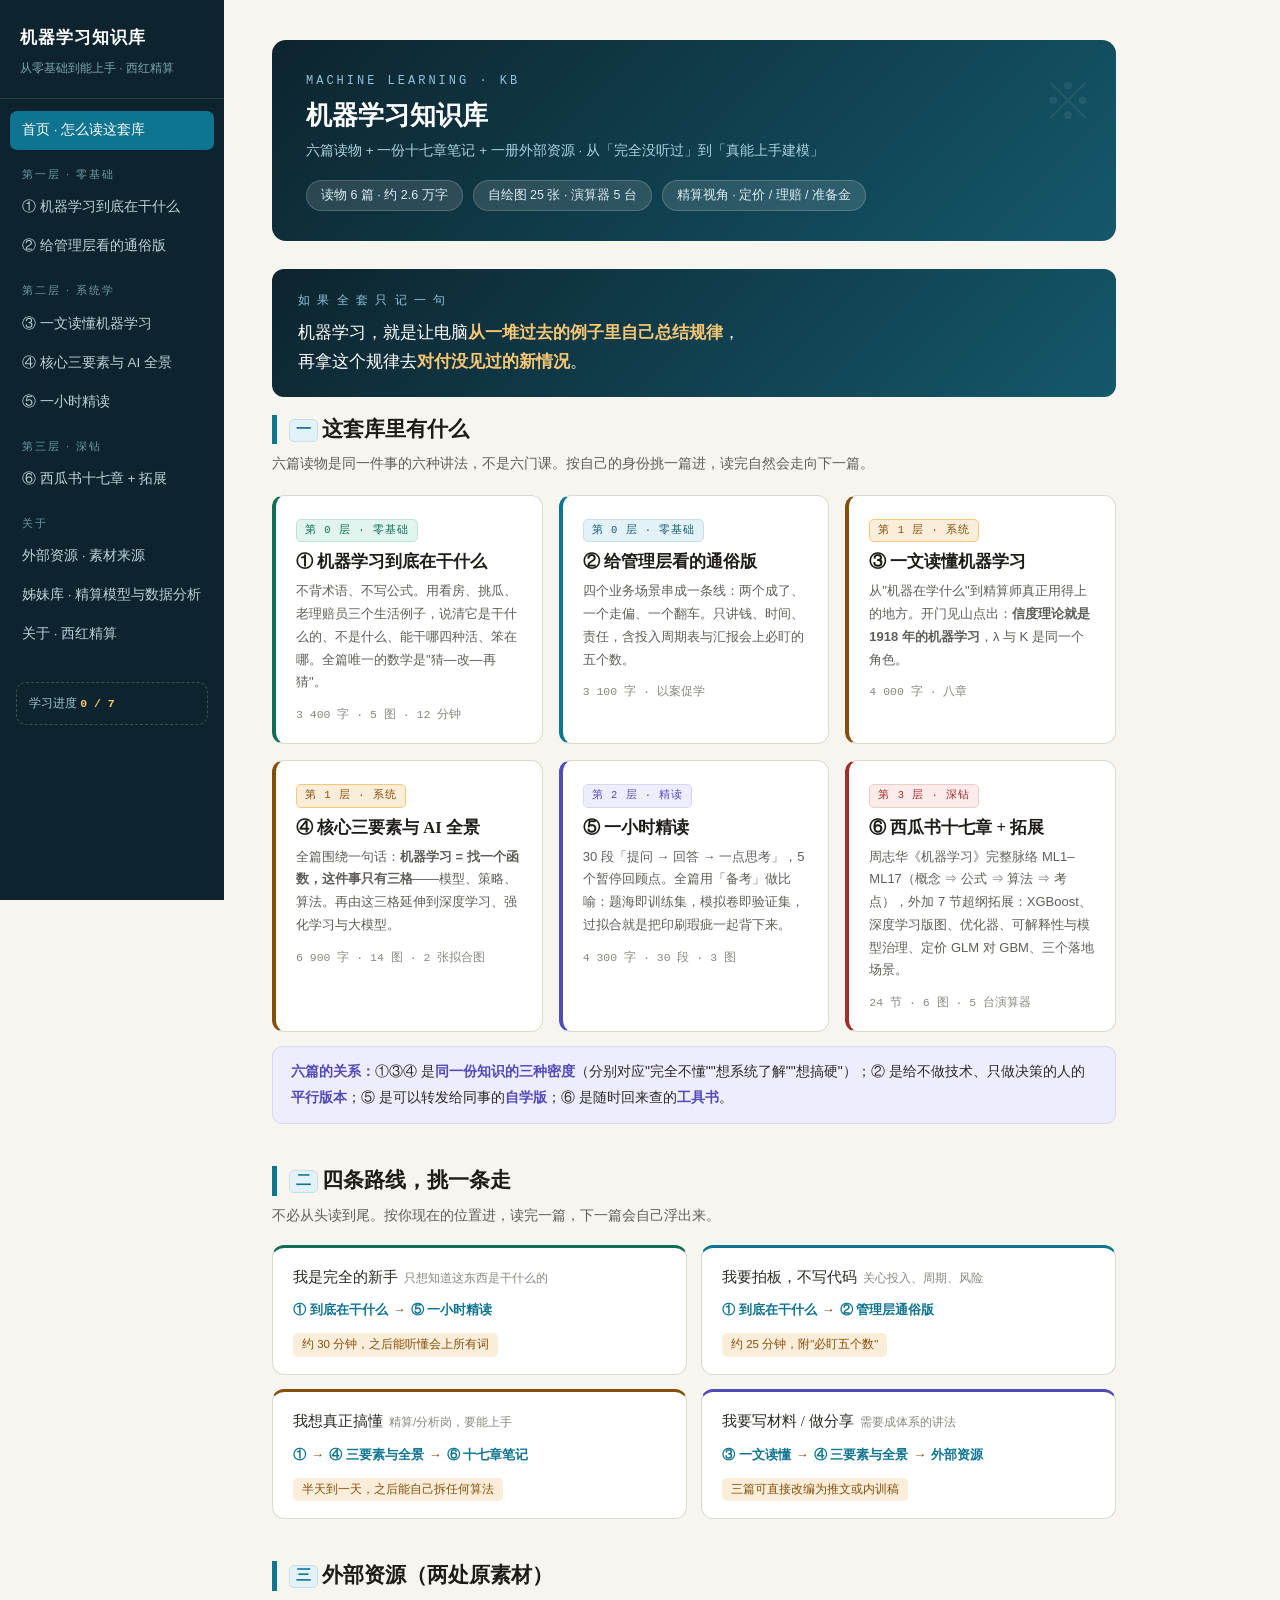
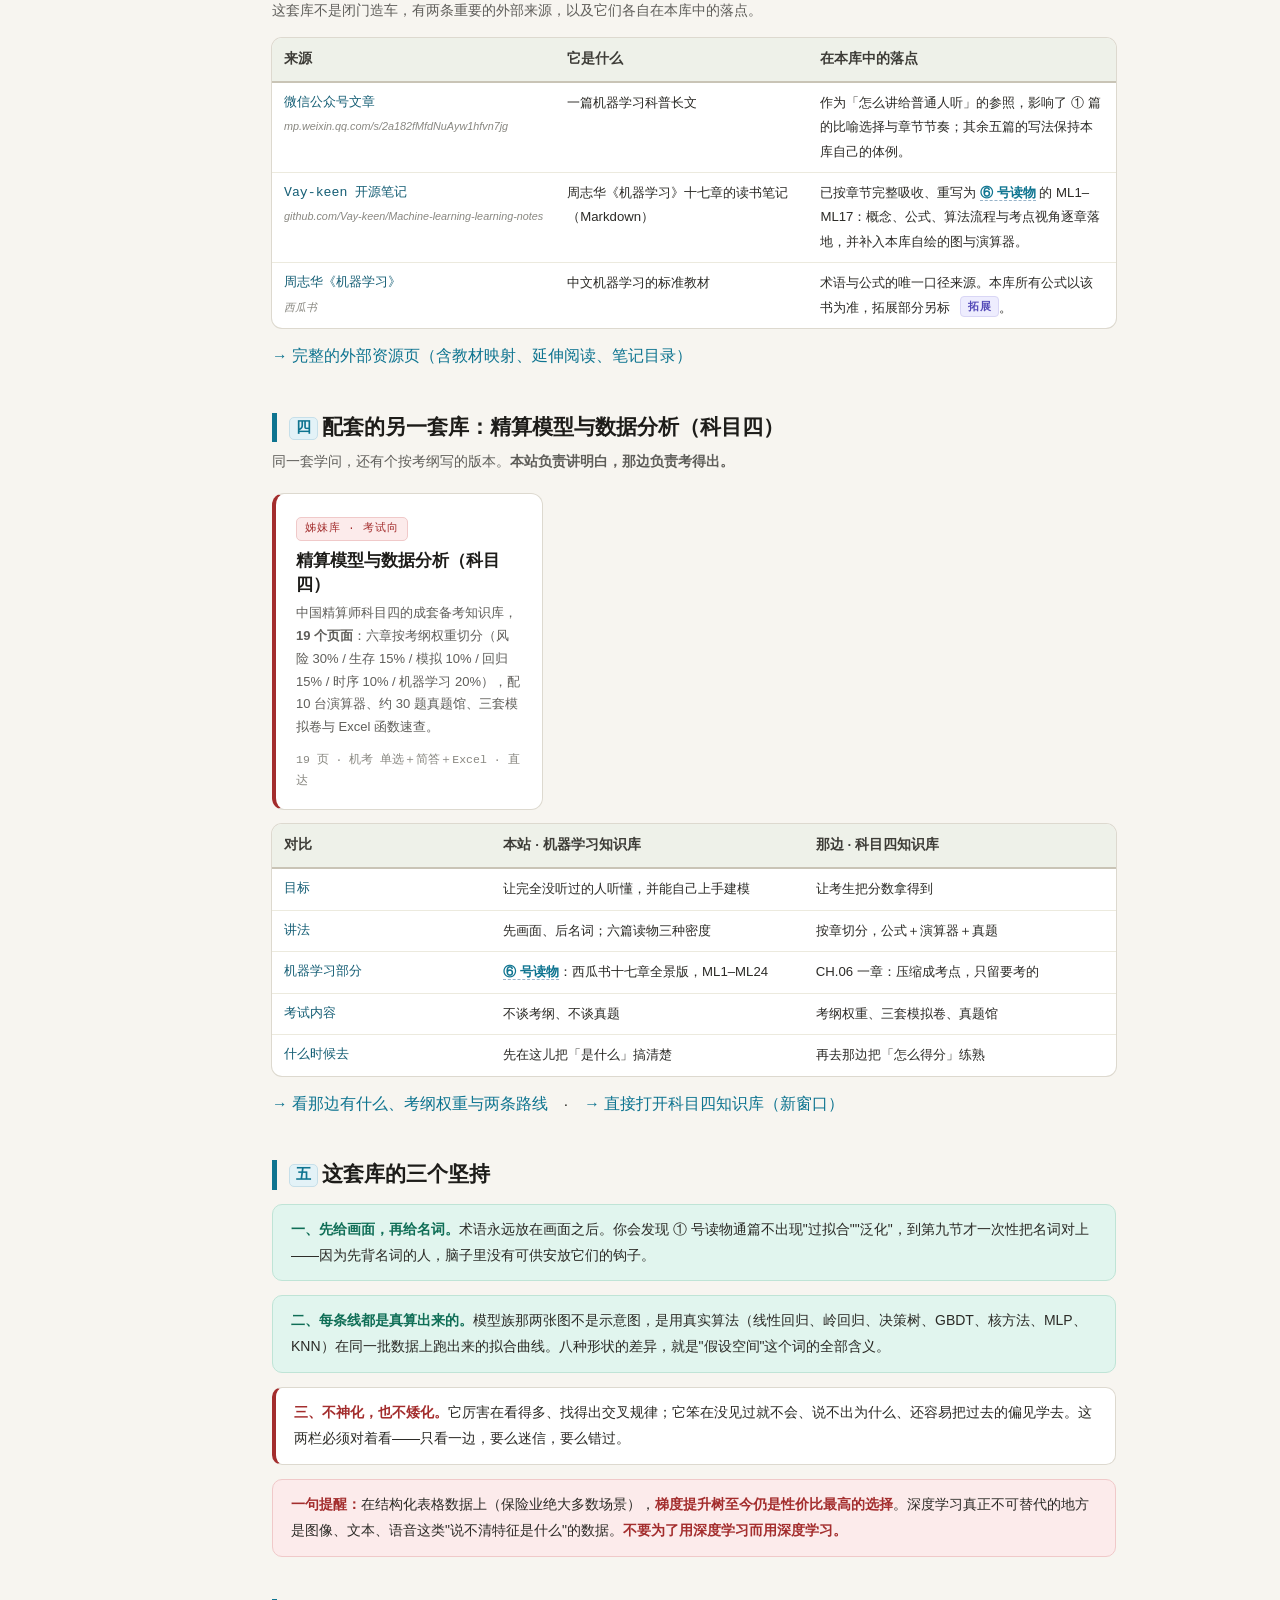
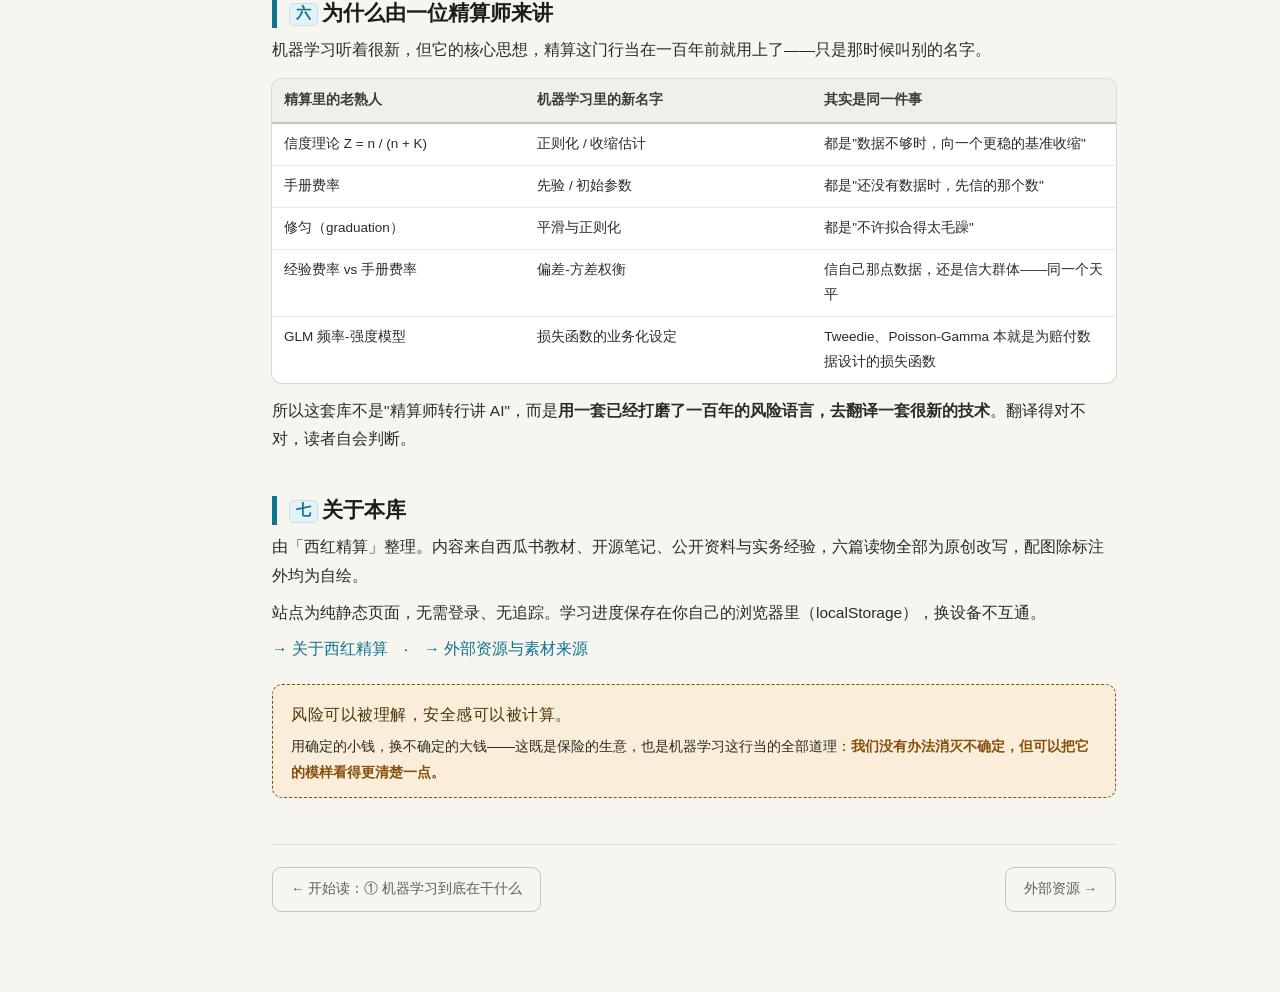
<file: index.html>
<!DOCTYPE html>
<html lang="zh-CN">
<head>
<meta charset="UTF-8">
<meta name="viewport" content="width=device-width,initial-scale=1">
<title>机器学习知识库 · 从零基础到能上手｜西红精算</title>
<link rel="stylesheet" href="css/style.css">
</head>
<body>
<aside class="side">
  <div class="brand"><b>机器学习知识库</b><span>从零基础到能上手 · 西红精算</span></div>
  <nav>
    <a href="index.html" class="on">首页 · 怎么读这套库</a>
    <div class="grp">第一层 · 零基础</div>
    <a href="overview.html">① 机器学习到底在干什么</a>
    <a href="mgmt.html">② 给管理层看的通俗版</a>
    <div class="grp">第二层 · 系统学</div>
    <a href="onepage.html">③ 一文读懂机器学习</a>
    <a href="core.html">④ 核心三要素与 AI 全景</a>
    <a href="oneday.html">⑤ 一小时精读</a>
    <div class="grp">第三层 · 深钻</div>
    <a href="notes.html">⑥ 西瓜书十七章 + 拓展</a>
    <div class="grp">关于</div>
    <a href="resources.html">外部资源 · 素材来源</a>
    <a href="amkb.html">姊妹库 · 精算模型与数据分析</a>
    <a href="xihong.html">关于 · 西红精算</a>
  </nav>
  <div class="prog-mini">学习进度 <b>0 / 7</b></div>
</aside>

<main class="main">
  <div class="ch-head">
    <div class="no">MACHINE LEARNING · KB</div>
    <h1>机器学习知识库</h1>
    <div class="sub">六篇读物 + 一份十七章笔记 + 一册外部资源 · 从「完全没听过」到「真能上手建模」</div>
    <div class="meta">
      <span>读物 6 篇 · 约 2.6 万字</span>
      <span>自绘图 25 张 · 演算器 5 台</span>
      <span>精算视角 · 定价 / 理赔 / 准备金</span>
    </div>
  </div>

  <div class="oneline">
    <div class="q">如 果 全 套 只 记 一 句</div>
    <div class="a">机器学习，就是让电脑<b>从一堆过去的例子里自己总结规律</b>，<br>再拿这个规律去<b>对付没见过的新情况</b>。</div>
  </div>

  <!-- ==================== 一、这套库有什么 ==================== -->
  <section>
    <h2><span class="sn">一</span>这套库里有什么</h2>
    <p class="lead">六篇读物是同一件事的六种讲法，不是六门课。按自己的身份挑一篇进，读完自然会走向下一篇。</p>

    <div class="cards">
      <a class="card lv0" href="overview.html">
        <span class="lv">第 0 层 · 零基础</span>
        <h4>① 机器学习到底在干什么</h4>
        <p>不背术语、不写公式。用看房、挑瓜、老理赔员三个生活例子，说清它是干什么的、不是什么、能干哪四种活、笨在哪。全篇唯一的数学是"猜—改—再猜"。</p>
        <div class="ft">3 400 字 · 5 图 · 12 分钟</div>
      </a>

      <a class="card lv1" href="mgmt.html">
        <span class="lv">第 0 层 · 零基础</span>
        <h4>② 给管理层看的通俗版</h4>
        <p>四个业务场景串成一条线：两个成了、一个走偏、一个翻车。只讲钱、时间、责任，含投入周期表与汇报会上必盯的五个数。</p>
        <div class="ft">3 100 字 · 以案促学</div>
      </a>

      <a class="card lv2" href="onepage.html">
        <span class="lv">第 1 层 · 系统</span>
        <h4>③ 一文读懂机器学习</h4>
        <p>从"机器在学什么"到精算师真正用得上的地方。开门见山点出：<b>信度理论就是 1918 年的机器学习</b>，λ 与 K 是同一个角色。</p>
        <div class="ft">4 000 字 · 八章</div>
      </a>

      <a class="card lv2" href="core.html">
        <span class="lv">第 1 层 · 系统</span>
        <h4>④ 核心三要素与 AI 全景</h4>
        <p>全篇围绕一句话：<b>机器学习 = 找一个函数，这件事只有三格</b>——模型、策略、算法。再由这三格延伸到深度学习、强化学习与大模型。</p>
        <div class="ft">6 900 字 · 14 图 · 2 张拟合图</div>
      </a>

      <a class="card lv3" href="oneday.html">
        <span class="lv">第 2 层 · 精读</span>
        <h4>⑤ 一小时精读</h4>
        <p>30 段「提问 → 回答 → 一点思考」，5 个暂停回顾点。全篇用「备考」做比喻：题海即训练集，模拟卷即验证集，过拟合就是把印刷瑕疵一起背下来。</p>
        <div class="ft">4 300 字 · 30 段 · 3 图</div>
      </a>

      <a class="card lv4" href="notes.html">
        <span class="lv">第 3 层 · 深钻</span>
        <h4>⑥ 西瓜书十七章 + 拓展</h4>
        <p>周志华《机器学习》完整脉络 ML1–ML17（概念 ⇒ 公式 ⇒ 算法 ⇒ 考点），外加 7 节超纲拓展：XGBoost、深度学习版图、优化器、可解释性与模型治理、定价 GLM 对 GBM、三个落地场景。</p>
        <div class="ft">24 节 · 6 图 · 5 台演算器</div>
      </a>
    </div>

    <div class="tip">
      <b>六篇的关系：</b>①③④ 是<b>同一份知识的三种密度</b>（分别对应"完全不懂""想系统了解""想搞硬"）；② 是给不做技术、只做决策的人的<b>平行版本</b>；⑤ 是可以转发给同事的<b>自学版</b>；⑥ 是随时回来查的<b>工具书</b>。
    </div>
  </section>

  <!-- ==================== 二、四条路线 ==================== -->
  <section>
    <h2><span class="sn">二</span>四条路线，挑一条走</h2>
    <p class="lead">不必从头读到尾。按你现在的位置进，读完一篇，下一篇会自己浮出来。</p>

    <div class="paths">
      <div class="path p0">
        <div class="who">我是完全的新手<span>只想知道这东西是干什么的</span></div>
        <div class="flow">
          <a href="overview.html">① 到底在干什么</a><span class="ar">→</span><a href="oneday.html">⑤ 一小时精读</a>
        </div>
        <div class="t">约 30 分钟，之后能听懂会上所有词</div>
      </div>

      <div class="path p1">
        <div class="who">我要拍板，不写代码<span>关心投入、周期、风险</span></div>
        <div class="flow">
          <a href="overview.html">① 到底在干什么</a><span class="ar">→</span><a href="mgmt.html">② 管理层通俗版</a>
        </div>
        <div class="t">约 25 分钟，附"必盯五个数"</div>
      </div>

      <div class="path p2">
        <div class="who">我想真正搞懂<span>精算/分析岗，要能上手</span></div>
        <div class="flow">
          <a href="overview.html">①</a><span class="ar">→</span><a href="core.html">④ 三要素与全景</a><span class="ar">→</span><a href="notes.html">⑥ 十七章笔记</a>
        </div>
        <div class="t">半天到一天，之后能自己拆任何算法</div>
      </div>

      <div class="path p3">
        <div class="who">我要写材料 / 做分享<span>需要成体系的讲法</span></div>
        <div class="flow">
          <a href="onepage.html">③ 一文读懂</a><span class="ar">→</span><a href="core.html">④ 三要素与全景</a><span class="ar">→</span><a href="resources.html">外部资源</a>
        </div>
        <div class="t">三篇可直接改编为推文或内训稿</div>
      </div>
    </div>
  </section>

  <!-- ==================== 三、外部资源 ==================== -->
  <section>
    <h2><span class="sn">三</span>外部资源（两处原素材）</h2>
    <p class="lead">这套库不是闭门造车，有两条重要的外部来源，以及它们各自在本库中的落点。</p>

    <table class="map-tbl">
      <tr><th style="width:22%">来源</th><th style="width:30%">它是什么</th><th>在本库中的落点</th></tr>
      <tr>
        <td>微信公众号文章<br><span class="en">mp.weixin.qq.com/s/2a182fMfdNuAyw1hfvn7jg</span></td>
        <td>一篇机器学习科普长文</td>
        <td>作为「怎么讲给普通人听」的参照，影响了 ① 篇的比喻选择与章节节奏；其余五篇的写法保持本库自己的体例。</td>
      </tr>
      <tr>
        <td>Vay-keen 开源笔记<br><span class="en">github.com/Vay-keen/Machine-learning-learning-notes</span></td>
        <td>周志华《机器学习》十七章的读书笔记（Markdown）</td>
        <td>已按章节完整吸收、重写为 <a href="notes.html">⑥ 号读物</a> 的 ML1–ML17：概念、公式、算法流程与考点视角逐章落地，并补入本库自绘的图与演算器。</td>
      </tr>
      <tr>
        <td>周志华《机器学习》<br><span class="en">西瓜书</span></td>
        <td>中文机器学习的标准教材</td>
        <td>术语与公式的唯一口径来源。本库所有公式以该书为准，拓展部分另标 <span class="xtra">拓展</span>。</td>
      </tr>
    </table>

    <p><a href="resources.html">→ 完整的外部资源页（含教材映射、延伸阅读、笔记目录）</a></p>
  </section>

  <!-- ==================== 四、姊妹库 ==================== -->
  <section>
    <h2><span class="sn">四</span>配套的另一套库：精算模型与数据分析（科目四）</h2>
    <p class="lead">同一套学问，还有个按考纲写的版本。<b>本站负责讲明白，那边负责考得出。</b></p>

    <div class="cards">
      <a class="card lv4" href="amkb.html">
        <span class="lv">姊妹库 · 考试向</span>
        <h4>精算模型与数据分析（科目四）</h4>
        <p>中国精算师科目四的成套备考知识库，<b>19 个页面</b>：六章按考纲权重切分（风险 30% / 生存 15% / 模拟 10% / 回归 15% / 时序 10% / 机器学习 20%），配 10 台演算器、约 30 题真题馆、三套模拟卷与 Excel 函数速查。</p>
        <div class="ft">19 页 · 机考 单选＋简答＋Excel · 直达</div>
      </a>
    </div>

    <table class="map-tbl">
      <tr><th style="width:26%">对比</th><th style="width:37%">本站 · 机器学习知识库</th><th>那边 · 科目四知识库</th></tr>
      <tr><td>目标</td><td>让完全没听过的人听懂，并能自己上手建模</td><td>让考生把分数拿得到</td></tr>
      <tr><td>讲法</td><td>先画面、后名词；六篇读物三种密度</td><td>按章切分，公式＋演算器＋真题</td></tr>
      <tr><td>机器学习部分</td><td><a href="notes.html">⑥ 号读物</a>：西瓜书十七章全景版，ML1–ML24</td><td>CH.06 一章：压缩成考点，只留要考的</td></tr>
      <tr><td>考试内容</td><td>不谈考纲、不谈真题</td><td>考纲权重、三套模拟卷、真题馆</td></tr>
      <tr><td>什么时候去</td><td>先在这儿把「是什么」搞清楚</td><td>再去那边把「怎么得分」练熟</td></tr>
    </table>

    <p><a href="amkb.html">→ 看那边有什么、考纲权重与两条路线</a>　·　<a href="https://xihongactuary.github.io/ca-am-kb/" target="_blank" rel="noopener">→ 直接打开科目四知识库（新窗口）</a></p>
  </section>

  <!-- ==================== 五、这套库的三个坚持 ==================== -->
  <section>
    <h2><span class="sn">五</span>这套库的三个坚持</h2>

    <div class="prac">
      <b>一、先给画面，再给名词。</b>术语永远放在画面之后。你会发现 ① 号读物通篇不出现"过拟合""泛化"，到第九节才一次性把名词对上——因为先背名词的人，脑子里没有可供安放它们的钩子。
    </div>

    <div class="prac">
      <b>二、每条线都是真算出来的。</b>模型族那两张图不是示意图，是用真实算法（线性回归、岭回归、决策树、GBDT、核方法、MLP、KNN）在同一批数据上跑出来的拟合曲线。八种形状的差异，就是"假设空间"这个词的全部含义。
    </div>

    <div class="exam">
      <b>三、不神化，也不矮化。</b>它厉害在看得多、找得出交叉规律；它笨在没见过就不会、说不出为什么、还容易把过去的偏见学去。这两栏必须对着看——只看一边，要么迷信，要么错过。
    </div>

    <div class="warn">
      <b>一句提醒：</b>在结构化表格数据上（保险业绝大多数场景），<b>梯度提升树至今仍是性价比最高的选择</b>。深度学习真正不可替代的地方是图像、文本、语音这类"说不清特征是什么"的数据。<b>不要为了用深度学习而用深度学习。</b>
    </div>
  </section>

  <!-- ==================== 五、精算切口 ==================== -->
  <section>
    <h2><span class="sn">六</span>为什么由一位精算师来讲</h2>
    <p>机器学习听着很新，但它的核心思想，精算这门行当在一百年前就用上了——只是那时候叫别的名字。</p>

    <table>
      <tr><th style="width:30%">精算里的老熟人</th><th style="width:34%">机器学习里的新名字</th><th>其实是同一件事</th></tr>
      <tr><td>信度理论 Z = n / (n + K)</td><td>正则化 / 收缩估计</td><td>都是"数据不够时，向一个更稳的基准收缩"</td></tr>
      <tr><td>手册费率</td><td>先验 / 初始参数</td><td>都是"还没有数据时，先信的那个数"</td></tr>
      <tr><td>修匀（graduation）</td><td>平滑与正则化</td><td>都是"不许拟合得太毛躁"</td></tr>
      <tr><td>经验费率 vs 手册费率</td><td>偏差-方差权衡</td><td>信自己那点数据，还是信大群体——同一个天平</td></tr>
      <tr><td>GLM 频率-强度模型</td><td>损失函数的业务化设定</td><td>Tweedie、Poisson-Gamma 本就是为赔付数据设计的损失函数</td></tr>
    </table>

    <p>所以这套库不是"精算师转行讲 AI"，而是<b>用一套已经打磨了一百年的风险语言，去翻译一套很新的技术</b>。翻译得对不对，读者自会判断。</p>
  </section>

  <!-- ==================== 页脚 ==================== -->
  <section>
    <h2><span class="sn">七</span>关于本库</h2>
    <p>由「西红精算」整理。内容来自西瓜书教材、开源笔记、公开资料与实务经验，六篇读物全部为原创改写，配图除标注外均为自绘。</p>
    <p>站点为纯静态页面，无需登录、无追踪。学习进度保存在你自己的浏览器里（localStorage），换设备不互通。</p>
    <p><a href="xihong.html">→ 关于西红精算</a>　·　<a href="resources.html">→ 外部资源与素材来源</a></p>

    <div class="mnem" style="margin-top:20px">
      <span class="verse">风险可以被理解，安全感可以被计算。</span>
      用确定的小钱，换不确定的大钱——这既是保险的生意，也是机器学习这行当的全部道理：<b>我们没有办法消灭不确定，但可以把它的模样看得更清楚一点。</b>
    </div>
  </section>

  <div class="pager">
    <a href="overview.html">← 开始读：① 机器学习到底在干什么</a>
    <a href="resources.html">外部资源 →</a>
  </div>
</main>

<script src="js/kb.js"></script>
</body>
</html>
</file>
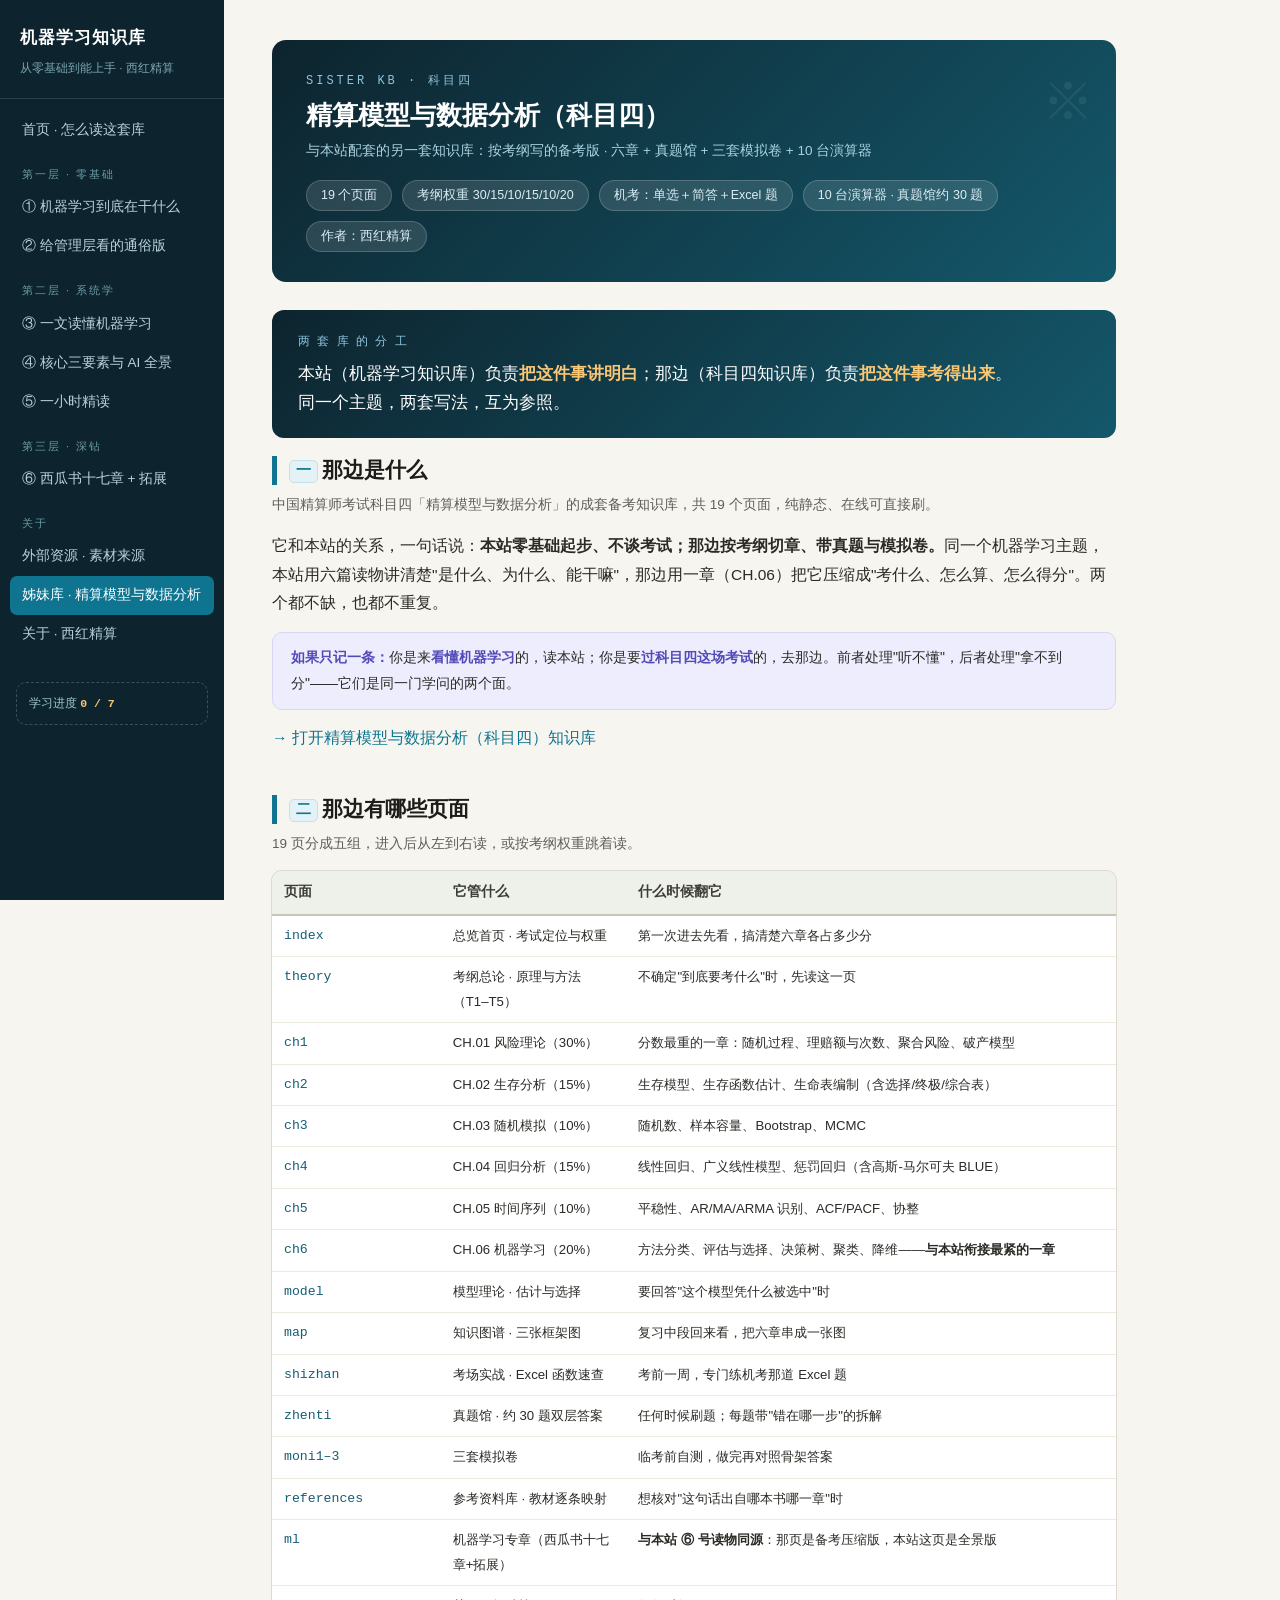
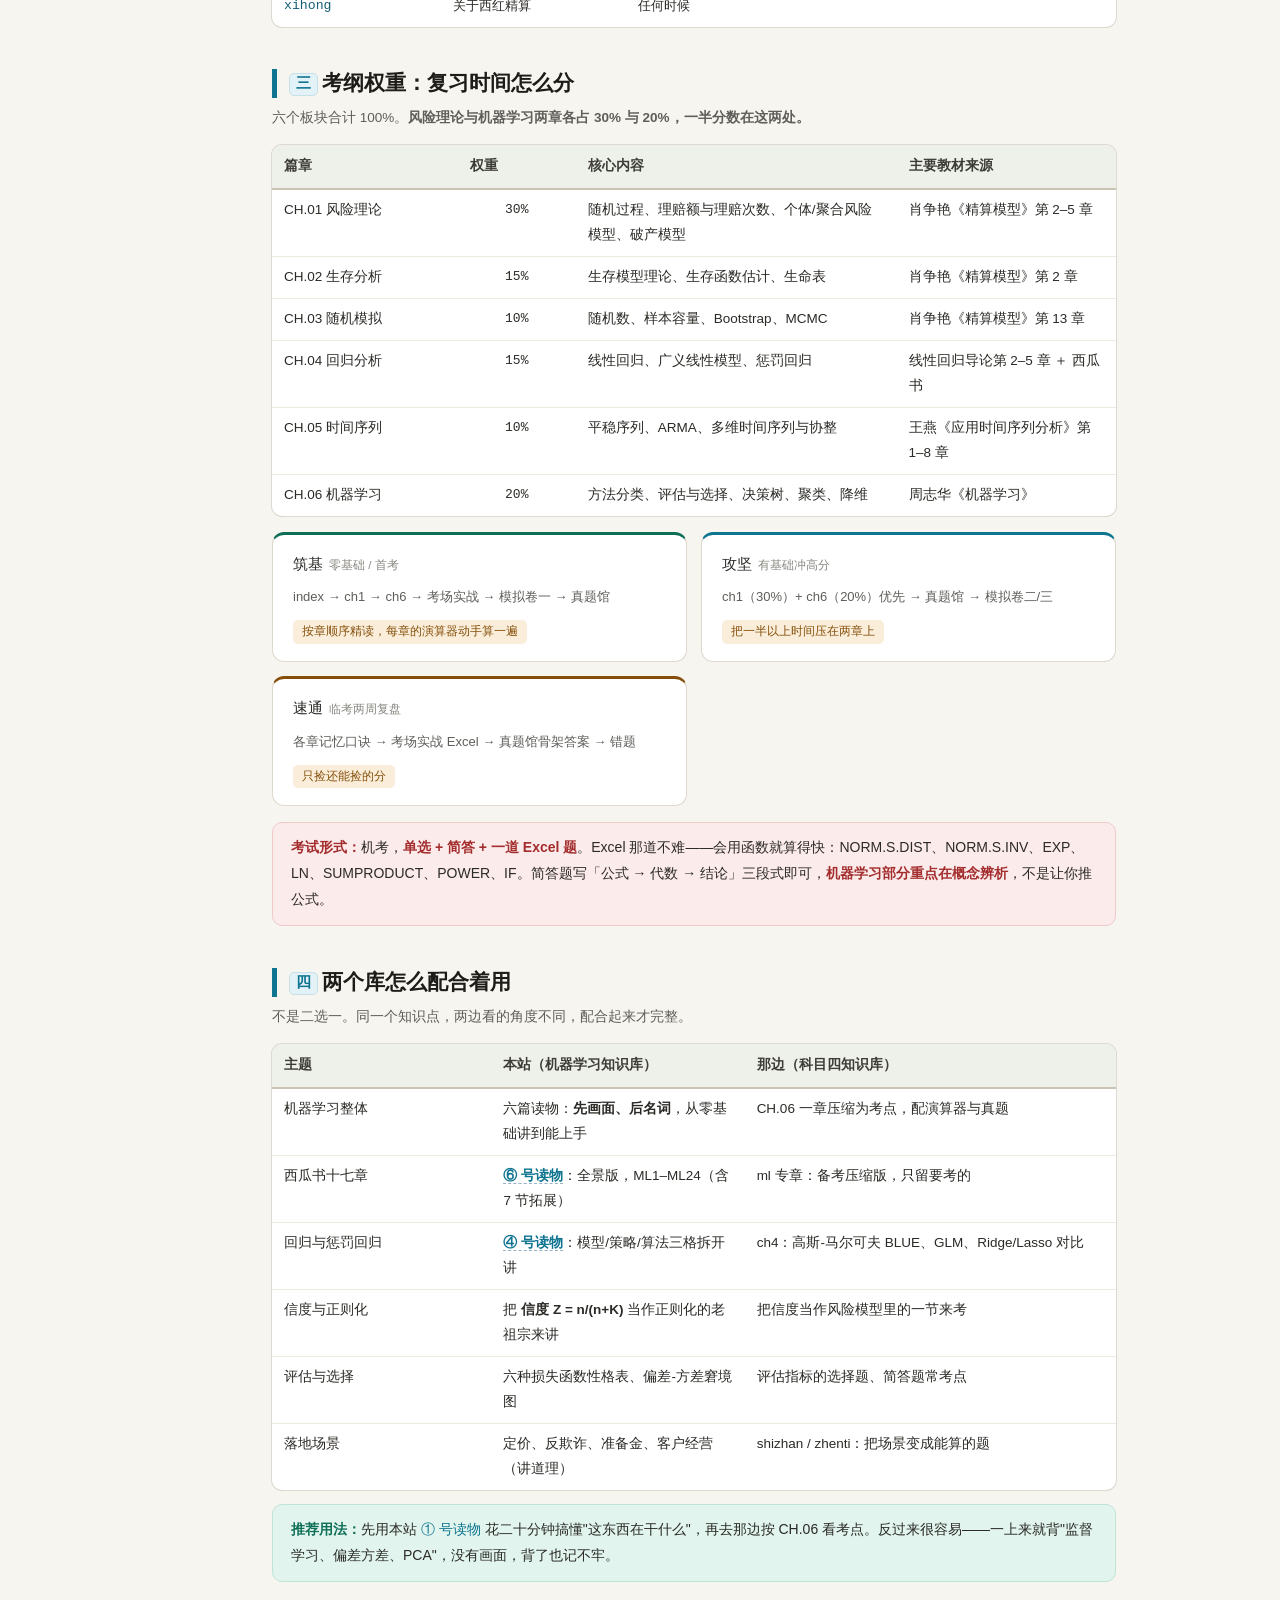
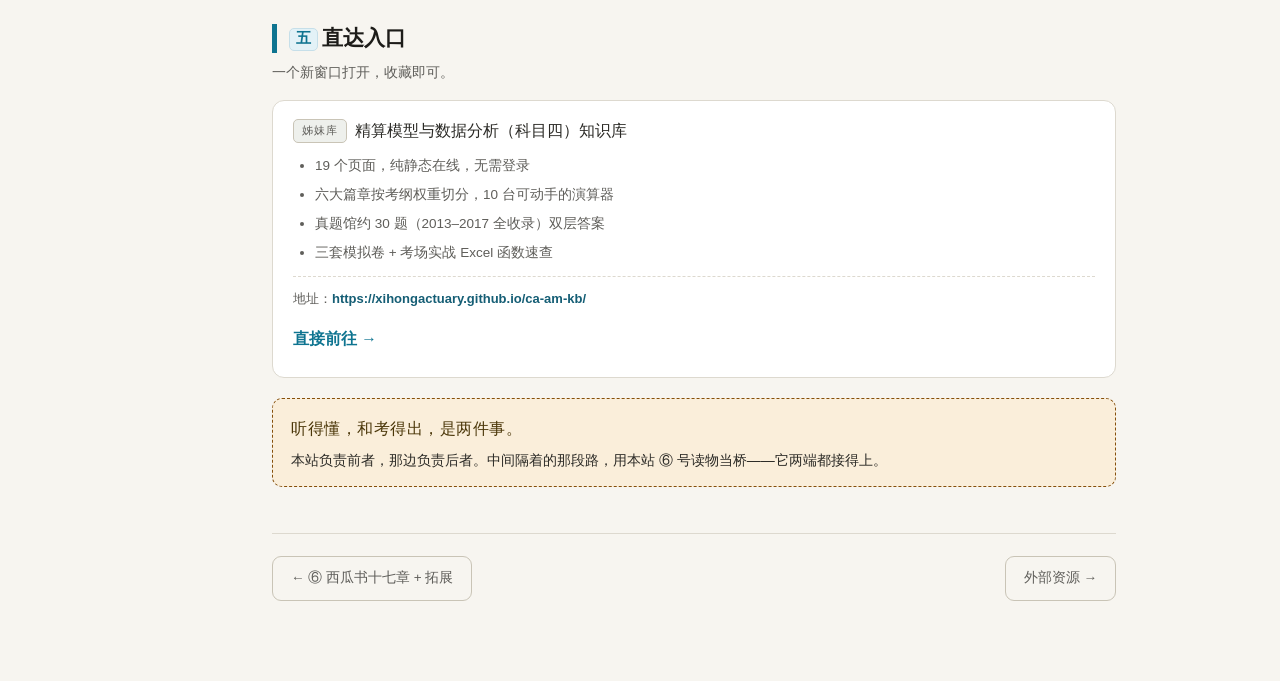
<file: amkb.html>
<!DOCTYPE html>
<html lang="zh-CN">
<head>
<meta charset="UTF-8">
<meta name="viewport" content="width=device-width,initial-scale=1">
<title>精算模型与数据分析（科目四）· 姊妹库｜机器学习知识库 · 西红精算</title>
<link rel="stylesheet" href="css/style.css">
</head>
<body>
<aside class="side">
  <div class="brand"><b>机器学习知识库</b><span>从零基础到能上手 · 西红精算</span></div>
  <nav>
    <a href="index.html">首页 · 怎么读这套库</a>
    <div class="grp">第一层 · 零基础</div>
    <a href="overview.html">① 机器学习到底在干什么</a>
    <a href="mgmt.html">② 给管理层看的通俗版</a>
    <div class="grp">第二层 · 系统学</div>
    <a href="onepage.html">③ 一文读懂机器学习</a>
    <a href="core.html">④ 核心三要素与 AI 全景</a>
    <a href="oneday.html">⑤ 一小时精读</a>
    <div class="grp">第三层 · 深钻</div>
    <a href="notes.html">⑥ 西瓜书十七章 + 拓展</a>
    <div class="grp">关于</div>
    <a href="resources.html">外部资源 · 素材来源</a>
    <a href="amkb.html" class="on">姊妹库 · 精算模型与数据分析</a>
    <a href="xihong.html">关于 · 西红精算</a>
  </nav>
  <div class="prog-mini">学习进度 <b>0 / 7</b></div>
</aside>

<main class="main">
  <div class="ch-head">
    <div class="no">SISTER KB · 科目四</div>
    <h1>精算模型与数据分析（科目四）</h1>
    <div class="sub">与本站配套的另一套知识库：按考纲写的备考版 · 六章 + 真题馆 + 三套模拟卷 + 10 台演算器</div>
    <div class="meta">
      <span>19 个页面</span>
      <span>考纲权重 30/15/10/15/10/20</span>
      <span>机考：单选＋简答＋Excel 题</span>
      <span>10 台演算器 · 真题馆约 30 题</span>
      <span>作者：西红精算</span>
    </div>
  </div>

  <div class="oneline">
    <div class="q">两 套 库 的 分 工</div>
    <div class="a">本站（机器学习知识库）负责<b>把这件事讲明白</b>；那边（科目四知识库）负责<b>把这件事考得出来</b>。<br>同一个主题，两套写法，互为参照。</div>
  </div>

  <!-- ==================== 一、那边是什么 ==================== -->
  <section>
    <h2><span class="sn">一</span>那边是什么</h2>
    <p class="lead">中国精算师考试科目四「精算模型与数据分析」的成套备考知识库，共 19 个页面，纯静态、在线可直接刷。</p>

    <p>它和本站的关系，一句话说：<b>本站零基础起步、不谈考试；那边按考纲切章、带真题与模拟卷。</b>同一个机器学习主题，本站用六篇读物讲清楚"是什么、为什么、能干嘛"，那边用一章（CH.06）把它压缩成"考什么、怎么算、怎么得分"。两个都不缺，也都不重复。</p>

    <div class="tip">
      <b>如果只记一条：</b>你是来<b>看懂机器学习</b>的，读本站；你是要<b>过科目四这场考试</b>的，去那边。前者处理"听不懂"，后者处理"拿不到分"——它们是同一门学问的两个面。
    </div>

    <p><a href="https://xihongactuary.github.io/ca-am-kb/" target="_blank" rel="noopener">→ 打开精算模型与数据分析（科目四）知识库</a></p>
  </section>

  <!-- ==================== 二、页面清单 ==================== -->
  <section>
    <h2><span class="sn">二</span>那边有哪些页面</h2>
    <p class="lead">19 页分成五组，进入后从左到右读，或按考纲权重跳着读。</p>

    <table class="map-tbl">
      <tr><th style="width:20%">页面</th><th style="width:22%">它管什么</th><th>什么时候翻它</th></tr>
      <tr><td>index</td><td>总览首页 · 考试定位与权重</td><td>第一次进去先看，搞清楚六章各占多少分</td></tr>
      <tr><td>theory</td><td>考纲总论 · 原理与方法（T1–T5）</td><td>不确定"到底要考什么"时，先读这一页</td></tr>
      <tr><td>ch1</td><td>CH.01 风险理论（30%）</td><td>分数最重的一章：随机过程、理赔额与次数、聚合风险、破产模型</td></tr>
      <tr><td>ch2</td><td>CH.02 生存分析（15%）</td><td>生存模型、生存函数估计、生命表编制（含选择/终极/综合表）</td></tr>
      <tr><td>ch3</td><td>CH.03 随机模拟（10%）</td><td>随机数、样本容量、Bootstrap、MCMC</td></tr>
      <tr><td>ch4</td><td>CH.04 回归分析（15%）</td><td>线性回归、广义线性模型、惩罚回归（含高斯-马尔可夫 BLUE）</td></tr>
      <tr><td>ch5</td><td>CH.05 时间序列（10%）</td><td>平稳性、AR/MA/ARMA 识别、ACF/PACF、协整</td></tr>
      <tr><td>ch6</td><td>CH.06 机器学习（20%）</td><td>方法分类、评估与选择、决策树、聚类、降维——<b>与本站衔接最紧的一章</b></td></tr>
      <tr><td>model</td><td>模型理论 · 估计与选择</td><td>要回答"这个模型凭什么被选中"时</td></tr>
      <tr><td>map</td><td>知识图谱 · 三张框架图</td><td>复习中段回来看，把六章串成一张图</td></tr>
      <tr><td>shizhan</td><td>考场实战 · Excel 函数速查</td><td>考前一周，专门练机考那道 Excel 题</td></tr>
      <tr><td>zhenti</td><td>真题馆 · 约 30 题双层答案</td><td>任何时候刷题；每题带"错在哪一步"的拆解</td></tr>
      <tr><td>moni1–3</td><td>三套模拟卷</td><td>临考前自测，做完再对照骨架答案</td></tr>
      <tr><td>references</td><td>参考资料库 · 教材逐条映射</td><td>想核对"这句话出自哪本书哪一章"时</td></tr>
      <tr><td>ml</td><td>机器学习专章（西瓜书十七章+拓展）</td><td><b>与本站 ⑥ 号读物同源</b>：那页是备考压缩版，本站这页是全景版</td></tr>
      <tr><td>xihong</td><td>关于西红精算</td><td>任何时候</td></tr>
    </table>
  </section>

  <!-- ==================== 三、考纲权重 ==================== -->
  <section>
    <h2><span class="sn">三</span>考纲权重：复习时间怎么分</h2>
    <p class="lead">六个板块合计 100%。<b>风险理论与机器学习两章各占 30% 与 20%，一半分数在这两处。</b></p>

    <table>
      <tr><th style="width:22%">篇章</th><th style="width:14%">权重</th><th>核心内容</th><th style="width:26%">主要教材来源</th></tr>
      <tr><td>CH.01 风险理论</td><td class="ctr num">30%</td><td>随机过程、理赔额与理赔次数、个体/聚合风险模型、破产模型</td><td>肖争艳《精算模型》第 2–5 章</td></tr>
      <tr><td>CH.02 生存分析</td><td class="ctr num">15%</td><td>生存模型理论、生存函数估计、生命表</td><td>肖争艳《精算模型》第 2 章</td></tr>
      <tr><td>CH.03 随机模拟</td><td class="ctr num">10%</td><td>随机数、样本容量、Bootstrap、MCMC</td><td>肖争艳《精算模型》第 13 章</td></tr>
      <tr><td>CH.04 回归分析</td><td class="ctr num">15%</td><td>线性回归、广义线性模型、惩罚回归</td><td>线性回归导论第 2–5 章 ＋ 西瓜书</td></tr>
      <tr><td>CH.05 时间序列</td><td class="ctr num">10%</td><td>平稳序列、ARMA、多维时间序列与协整</td><td>王燕《应用时间序列分析》第 1–8 章</td></tr>
      <tr><td>CH.06 机器学习</td><td class="ctr num">20%</td><td>方法分类、评估与选择、决策树、聚类、降维</td><td>周志华《机器学习》</td></tr>
    </table>

    <div class="paths">
      <div class="path p0">
        <div class="who">筑基<span>零基础 / 首考</span></div>
        <div class="flow">index → ch1 → ch6 → 考场实战 → 模拟卷一 → 真题馆</div>
        <div class="t">按章顺序精读，每章的演算器动手算一遍</div>
      </div>
      <div class="path p1">
        <div class="who">攻坚<span>有基础冲高分</span></div>
        <div class="flow">ch1（30%）+ ch6（20%）优先 → 真题馆 → 模拟卷二/三</div>
        <div class="t">把一半以上时间压在两章上</div>
      </div>
      <div class="path p2">
        <div class="who">速通<span>临考两周复盘</span></div>
        <div class="flow">各章记忆口诀 → 考场实战 Excel → 真题馆骨架答案 → 错题</div>
        <div class="t">只捡还能捡的分</div>
      </div>
    </div>

    <div class="warn">
      <b>考试形式：</b>机考，<b>单选 + 简答 + 一道 Excel 题</b>。Excel 那道不难——会用函数就算得快：NORM.S.DIST、NORM.S.INV、EXP、LN、SUMPRODUCT、POWER、IF。简答题写「公式 → 代数 → 结论」三段式即可，<b>机器学习部分重点在概念辨析</b>，不是让你推公式。
    </div>
  </section>

  <!-- ==================== 四、两个库怎么配合 ==================== -->
  <section>
    <h2><span class="sn">四</span>两个库怎么配合着用</h2>
    <p class="lead">不是二选一。同一个知识点，两边看的角度不同，配合起来才完整。</p>

    <table>
      <tr><th style="width:26%">主题</th><th style="width:30%">本站（机器学习知识库）</th><th>那边（科目四知识库）</th></tr>
      <tr><td>机器学习整体</td><td>六篇读物：<b>先画面、后名词</b>，从零基础讲到能上手</td><td>CH.06 一章压缩为考点，配演算器与真题</td></tr>
      <tr><td>西瓜书十七章</td><td><a href="notes.html">⑥ 号读物</a>：全景版，ML1–ML24（含 7 节拓展）</td><td>ml 专章：备考压缩版，只留要考的</td></tr>
      <tr><td>回归与惩罚回归</td><td><a href="core.html">④ 号读物</a>：模型/策略/算法三格拆开讲</td><td>ch4：高斯-马尔可夫 BLUE、GLM、Ridge/Lasso 对比</td></tr>
      <tr><td>信度与正则化</td><td>把 <b>信度 Z = n/(n+K)</b> 当作正则化的老祖宗来讲</td><td>把信度当作风险模型里的一节来考</td></tr>
      <tr><td>评估与选择</td><td>六种损失函数性格表、偏差-方差窘境图</td><td>评估指标的选择题、简答题常考点</td></tr>
      <tr><td>落地场景</td><td>定价、反欺诈、准备金、客户经营（讲道理）</td><td>shizhan / zhenti：把场景变成能算的题</td></tr>
    </table>

    <div class="prac">
      <b>推荐用法：</b>先用本站 <a href="overview.html">① 号读物</a> 花二十分钟搞懂"这东西在干什么"，再去那边按 CH.06 看考点。反过来很容易——一上来就背"监督学习、偏差方差、PCA"，没有画面，背了也记不牢。
    </div>
  </section>

  <!-- ==================== 五、直达入口 ==================== -->
  <section>
    <h2><span class="sn">五</span>直达入口</h2>
    <p class="lead">一个新窗口打开，收藏即可。</p>

    <div class="res">
      <div class="rt"><span class="badge b-gh">姊妹库</span>精算模型与数据分析（科目四）知识库</div>
      <ul>
        <li>19 个页面，纯静态在线，无需登录</li>
        <li>六大篇章按考纲权重切分，10 台可动手的演算器</li>
        <li>真题馆约 30 题（2013–2017 全收录）双层答案</li>
        <li>三套模拟卷 + 考场实战 Excel 函数速查</li>
      </ul>
      <div class="why">
        地址：<b>https://xihongactuary.github.io/ca-am-kb/</b>
      </div>
      <p style="margin-top:14px"><a href="https://xihongactuary.github.io/ca-am-kb/" target="_blank" rel="noopener" style="font-weight:600;">直接前往 →</a></p>
    </div>

    <div class="mnem" style="margin-top:20px">
      <span class="verse">听得懂，和考得出，是两件事。</span>
      本站负责前者，那边负责后者。中间隔着的那段路，用本站 ⑥ 号读物当桥——它两端都接得上。
    </div>
  </section>

  <div class="pager">
    <a href="notes.html">← ⑥ 西瓜书十七章 + 拓展</a>
    <a href="resources.html">外部资源 →</a>
  </div>
</main>

<script src="js/kb.js"></script>
</body>
</html>
</file>
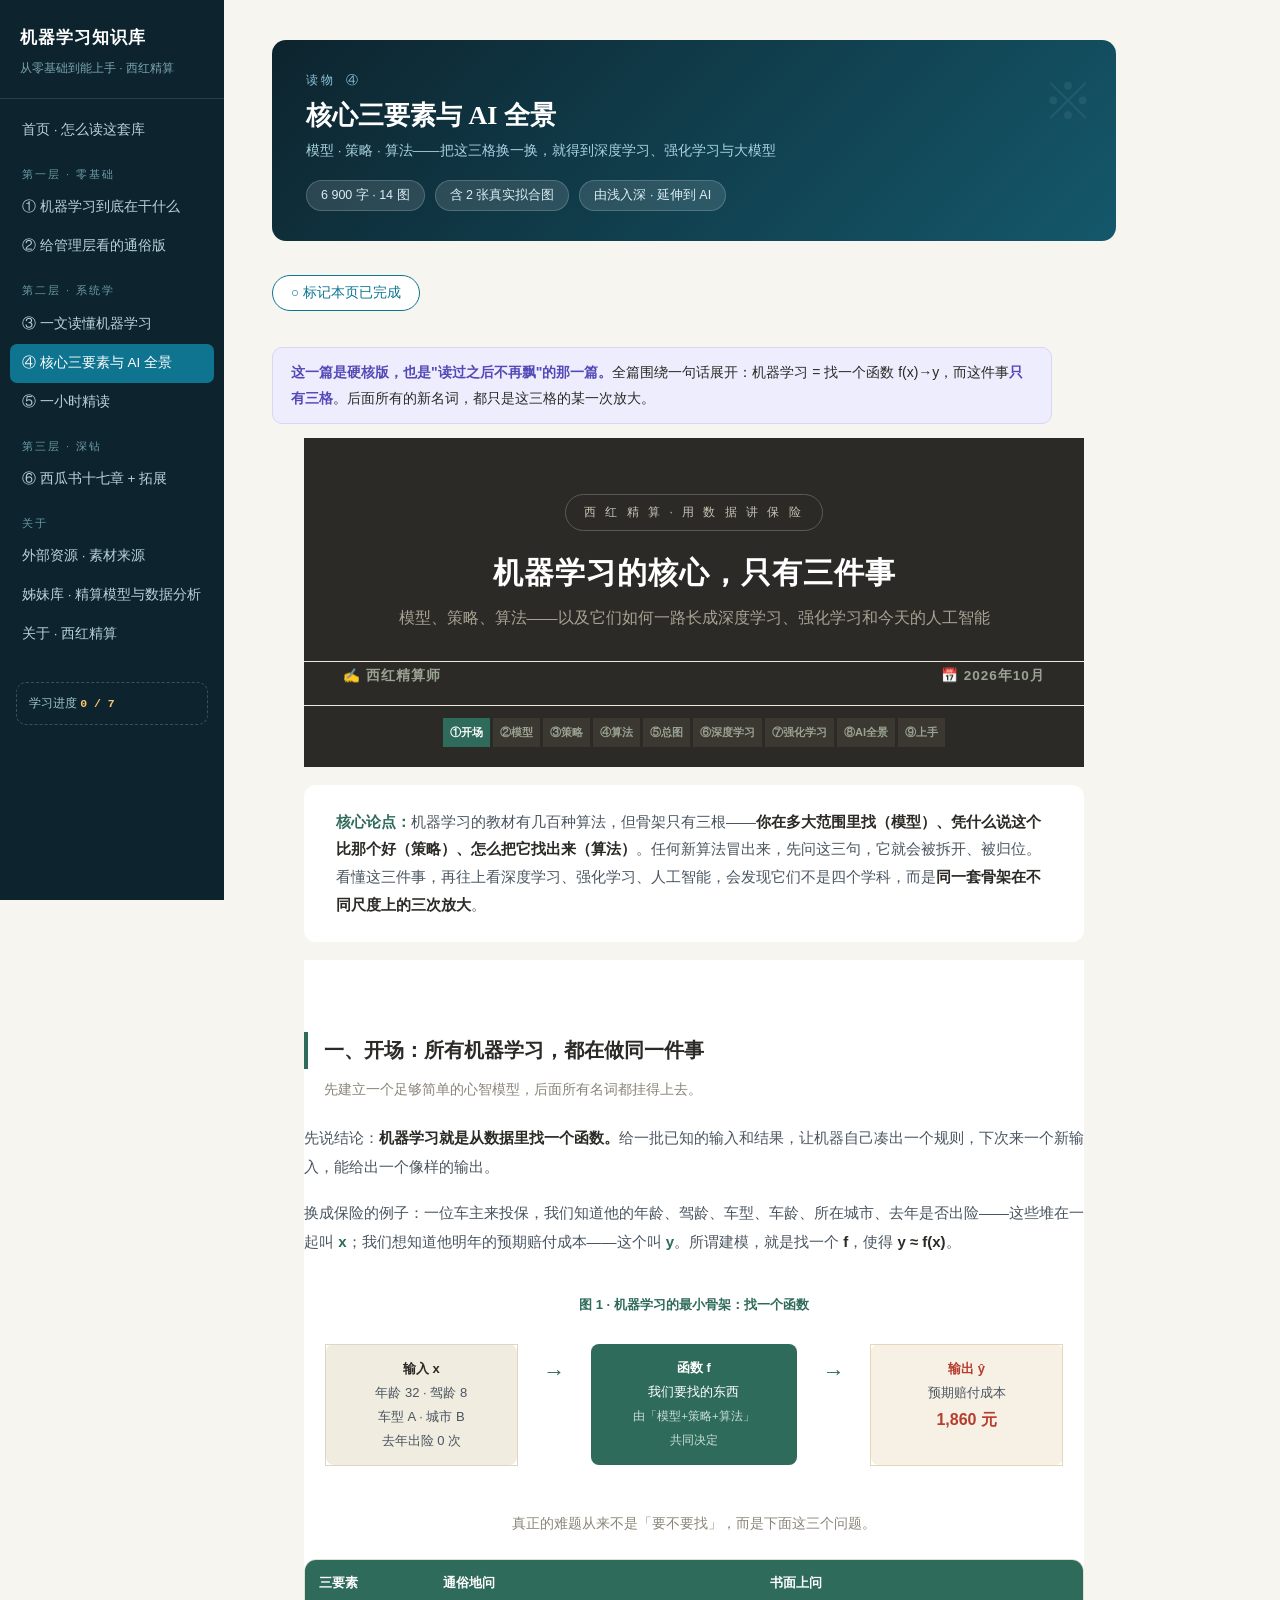
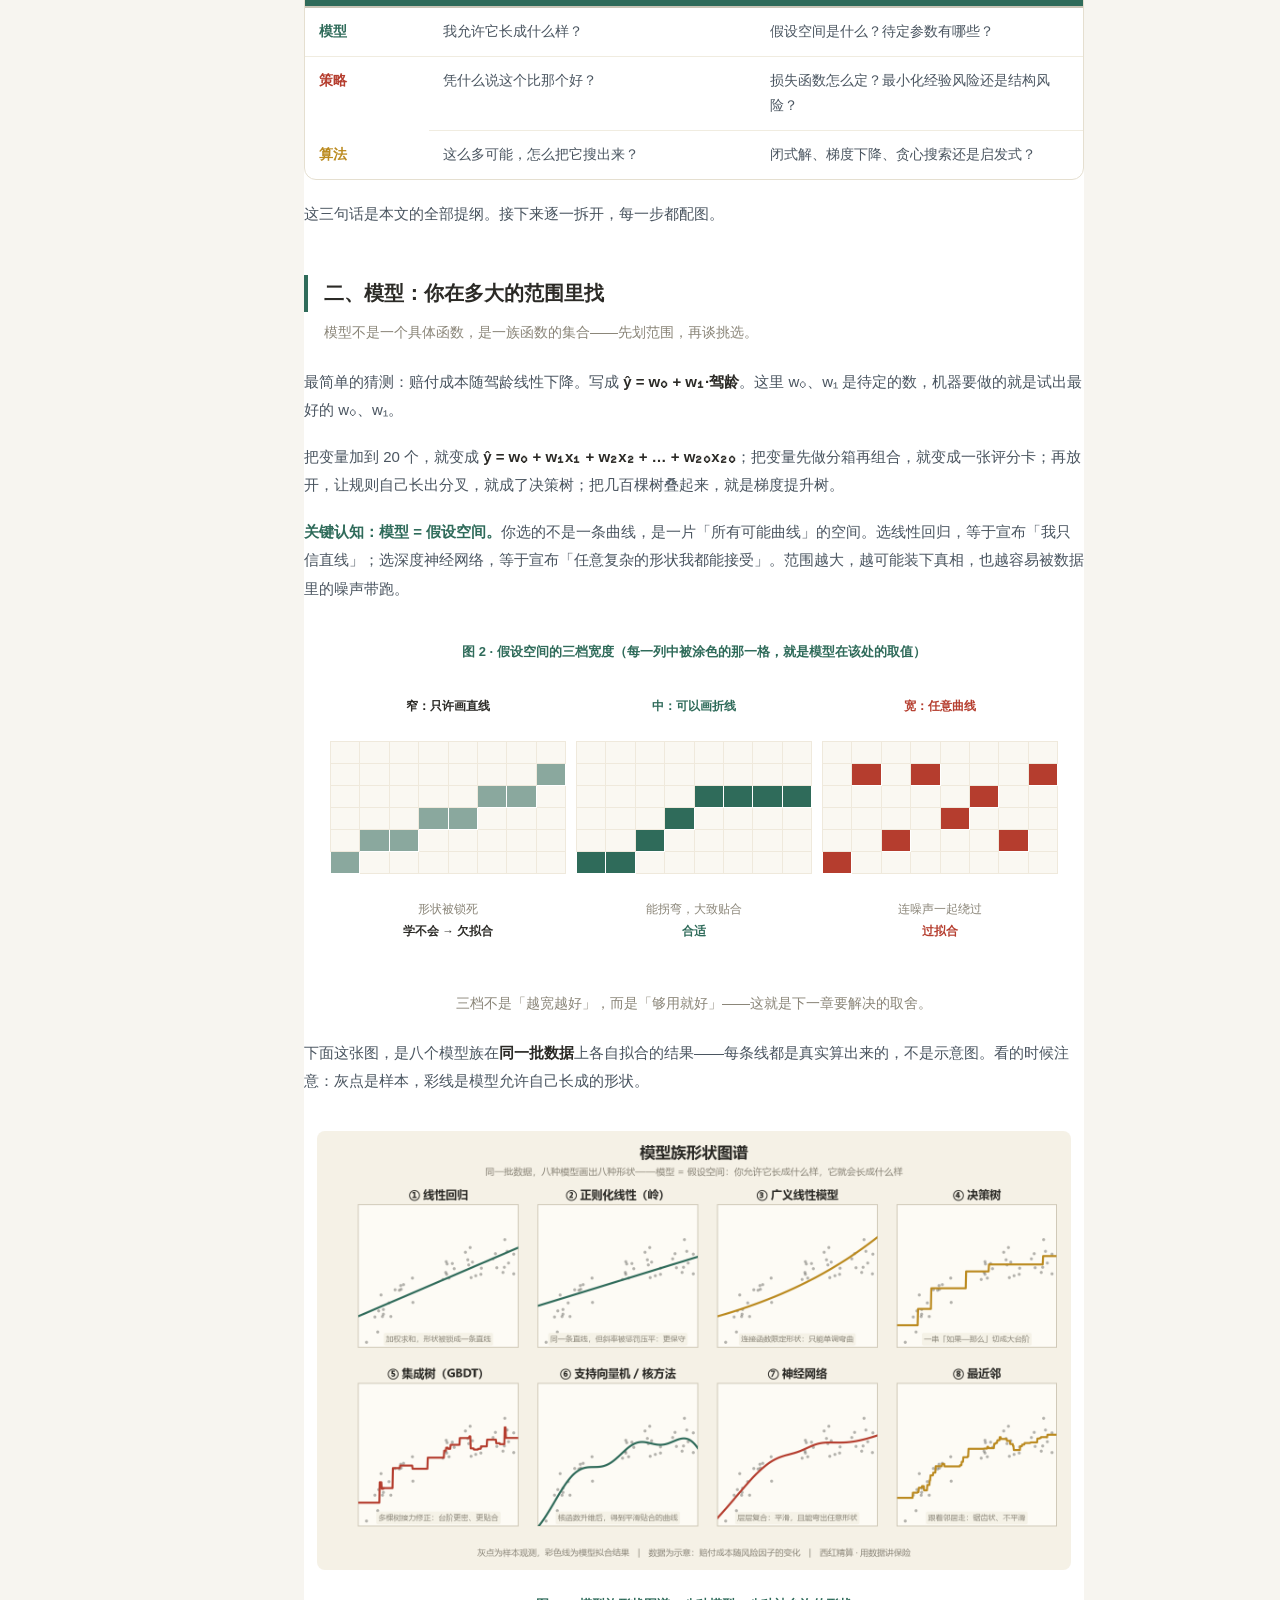
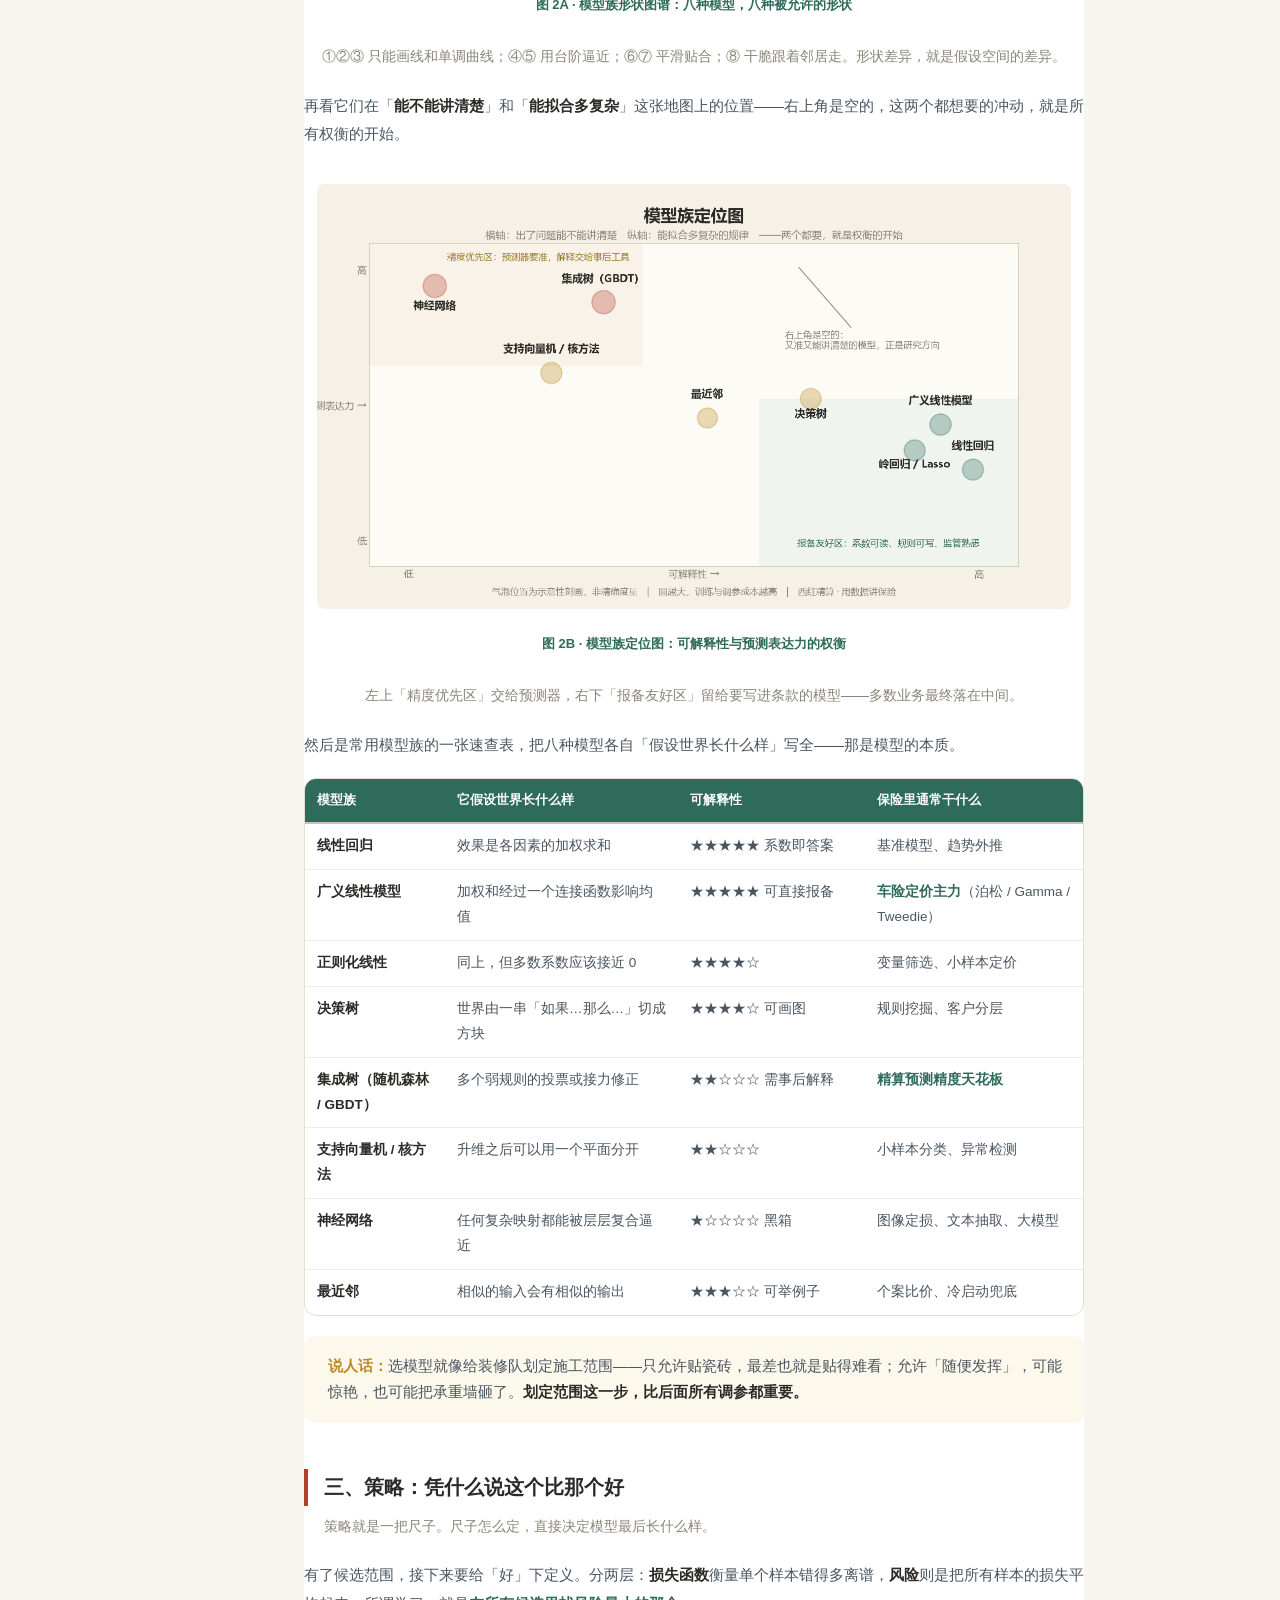
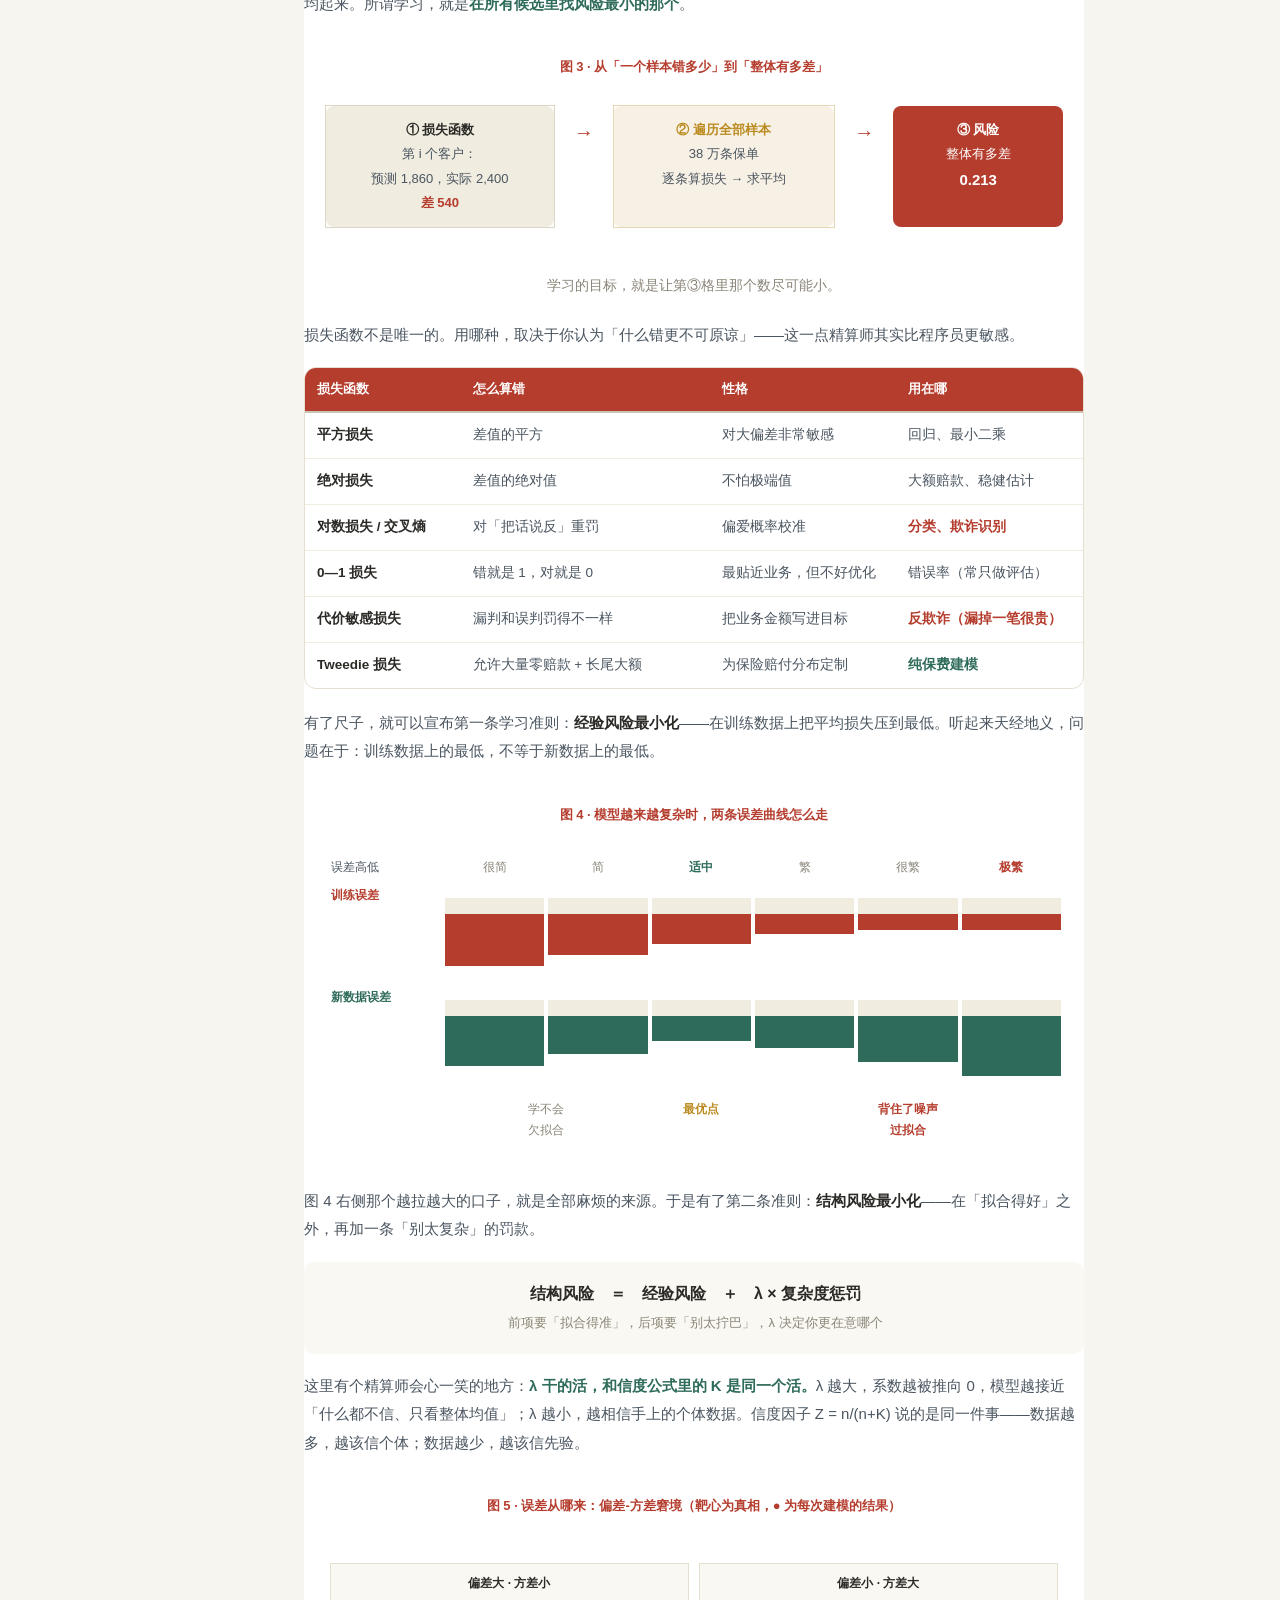
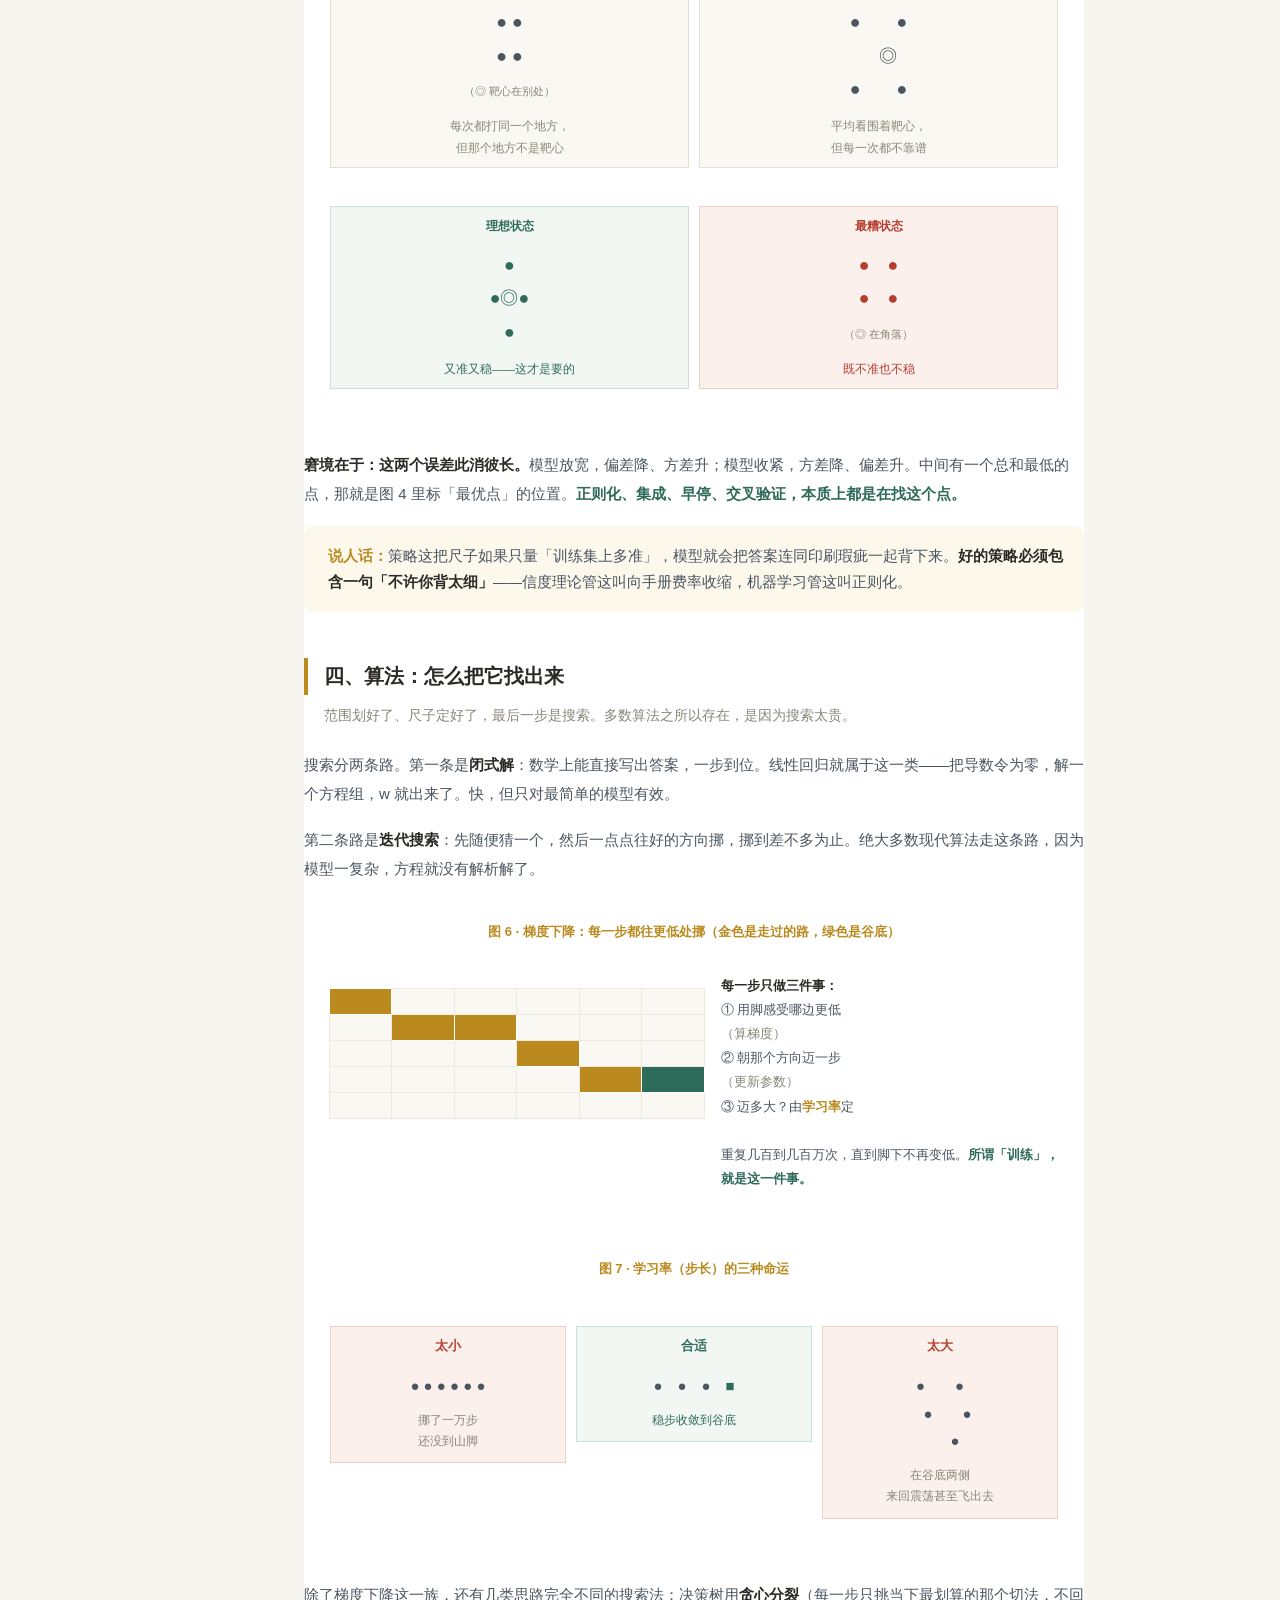
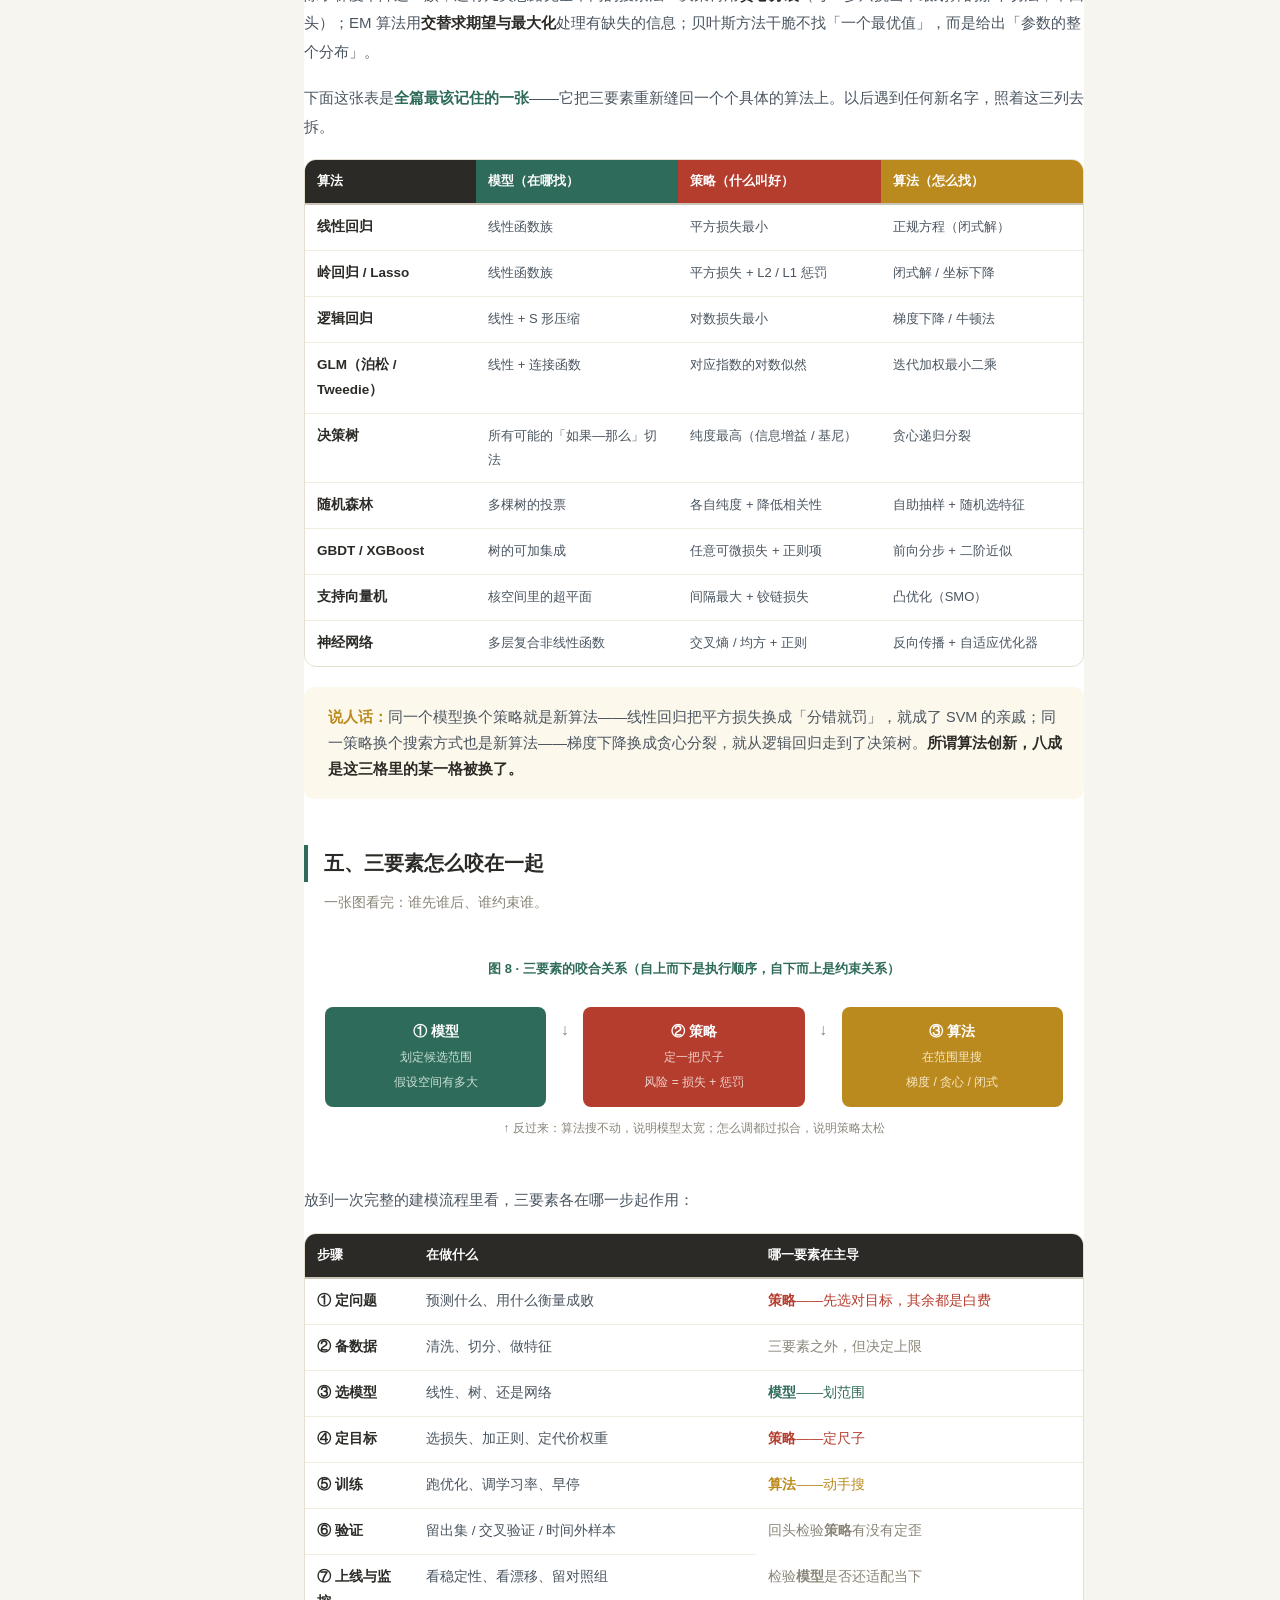
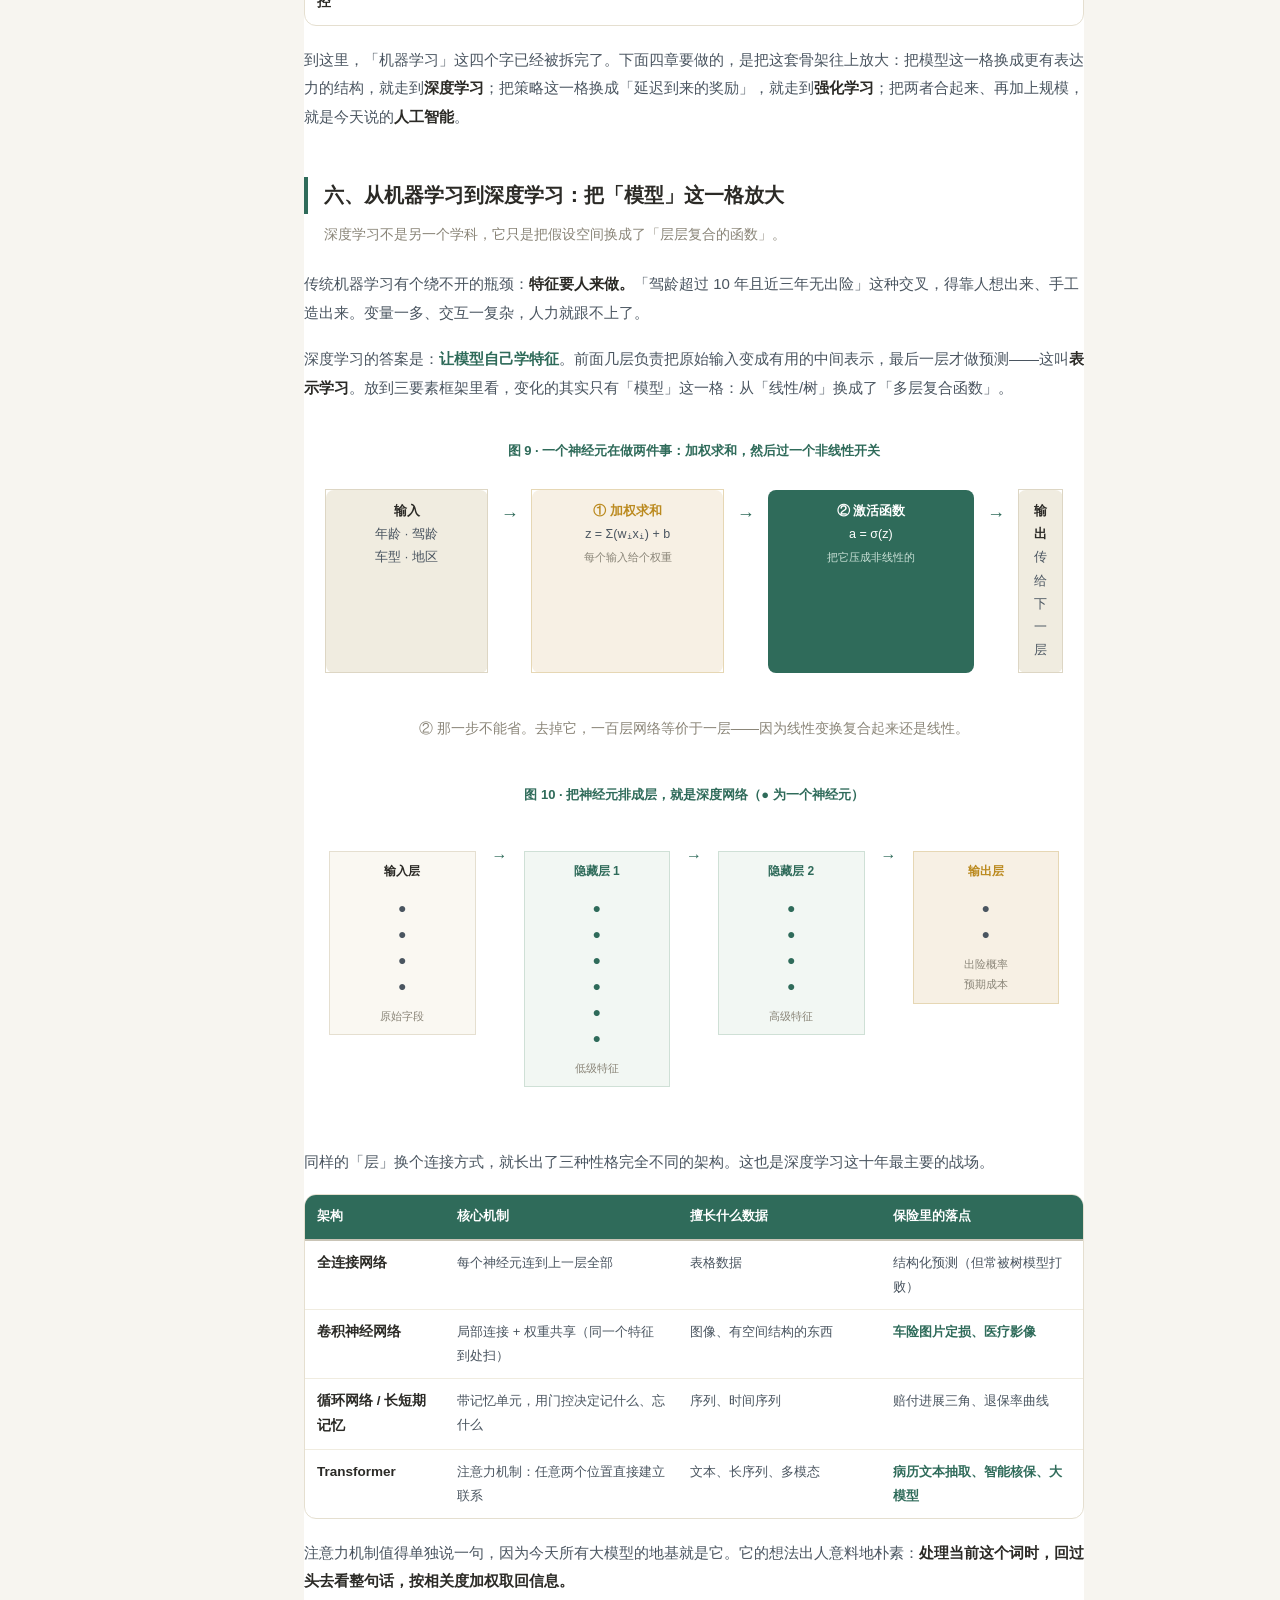
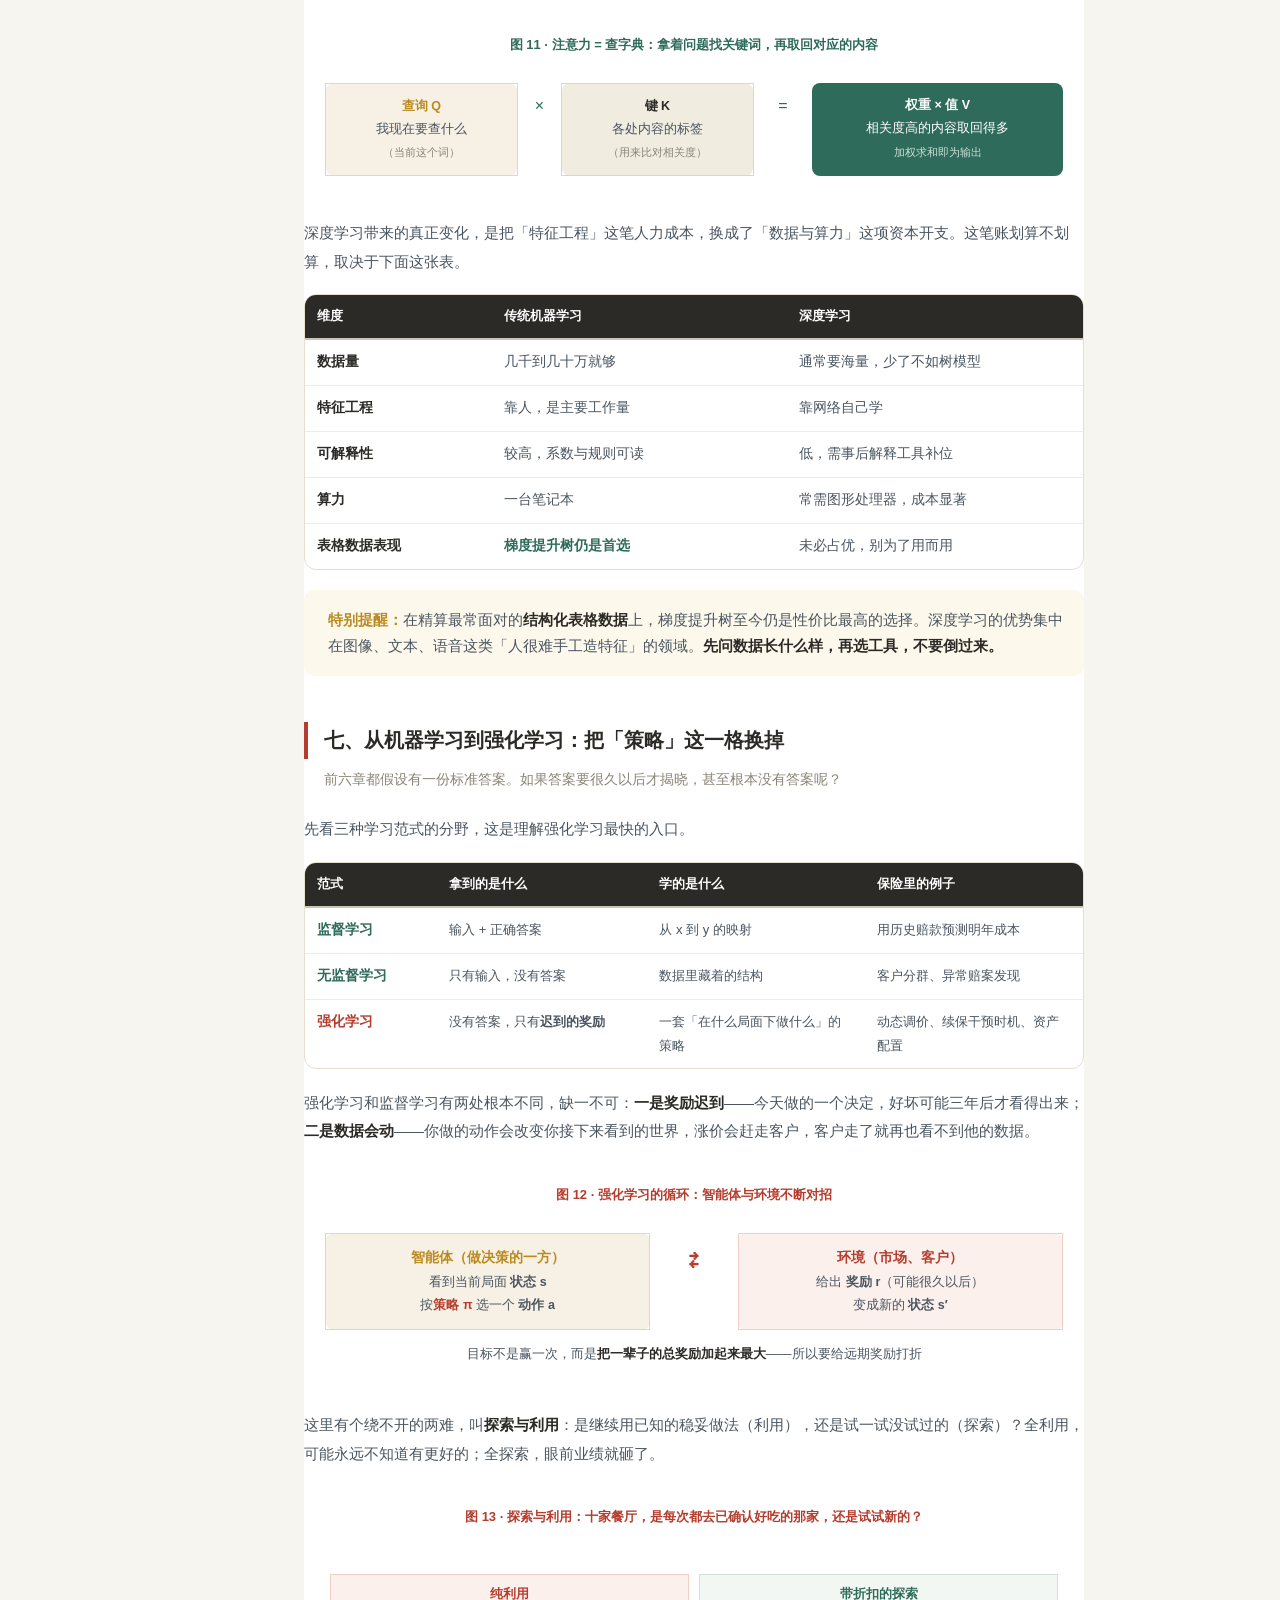
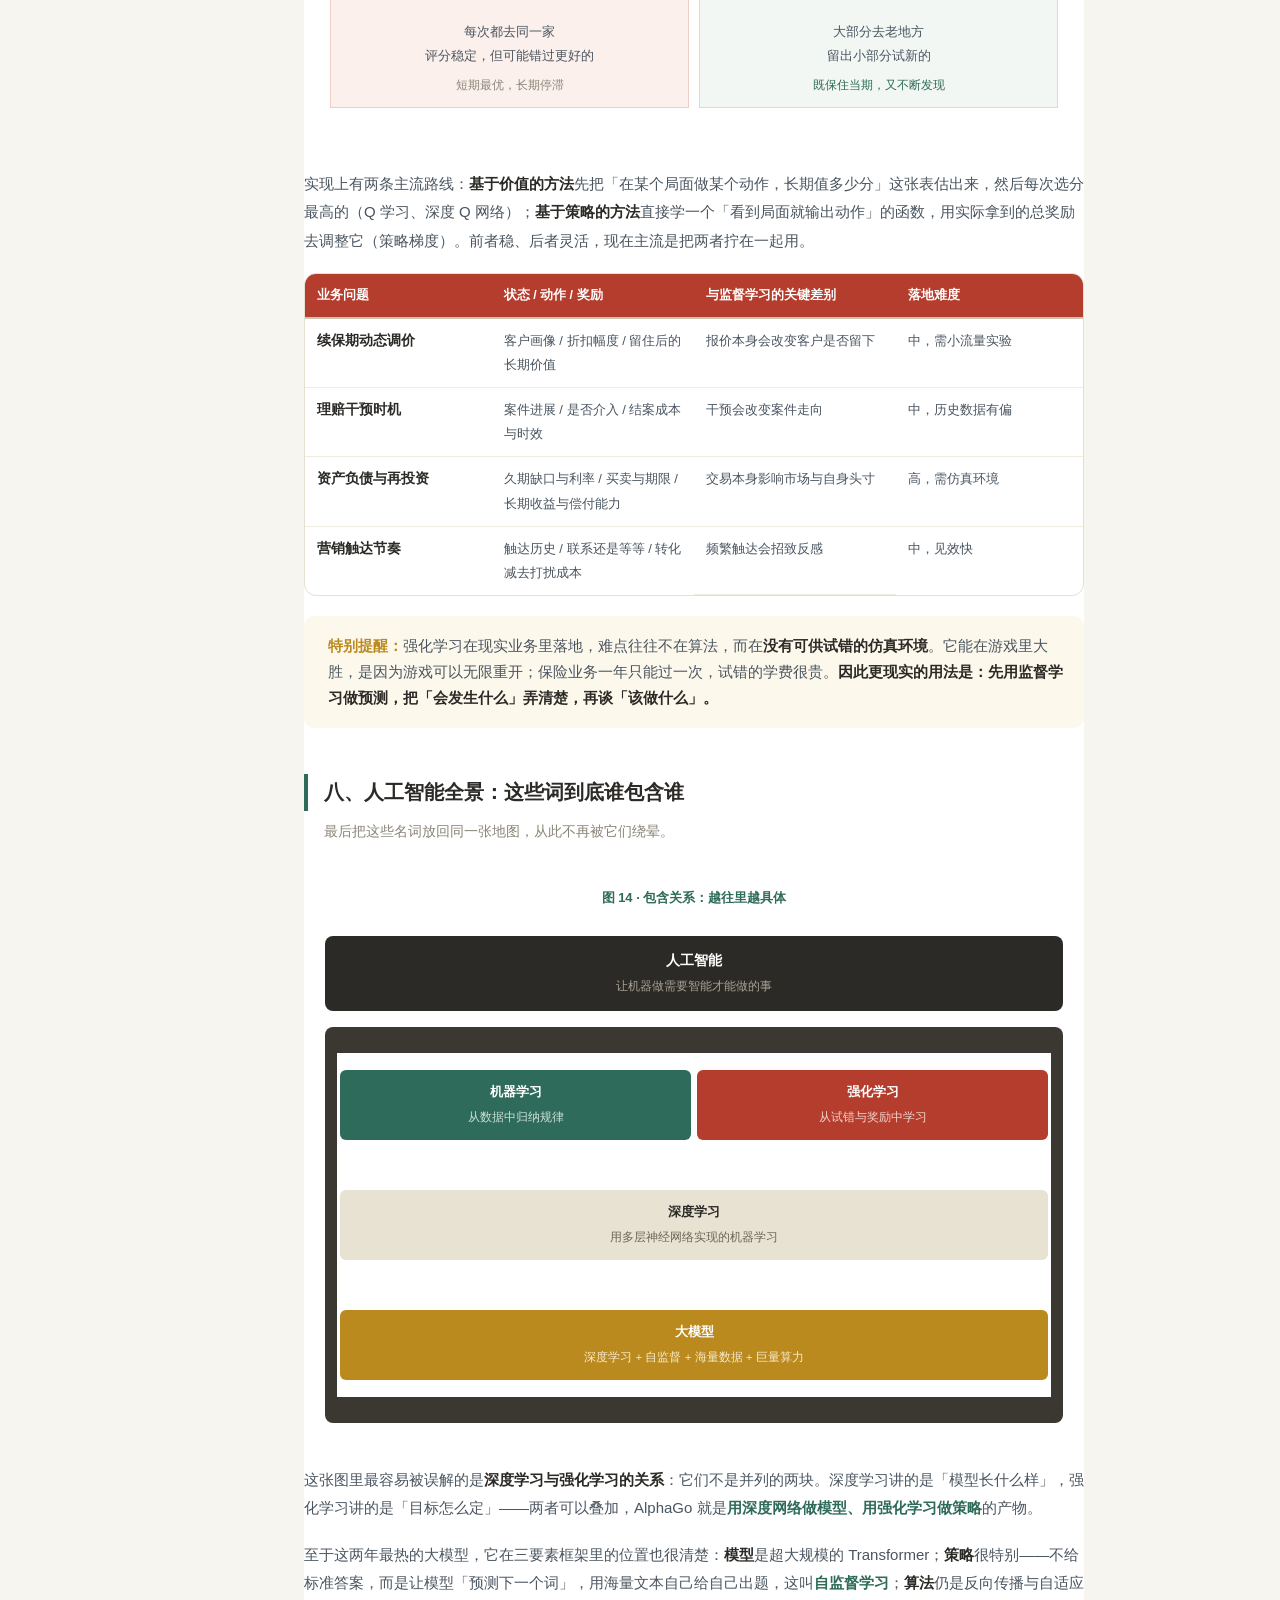
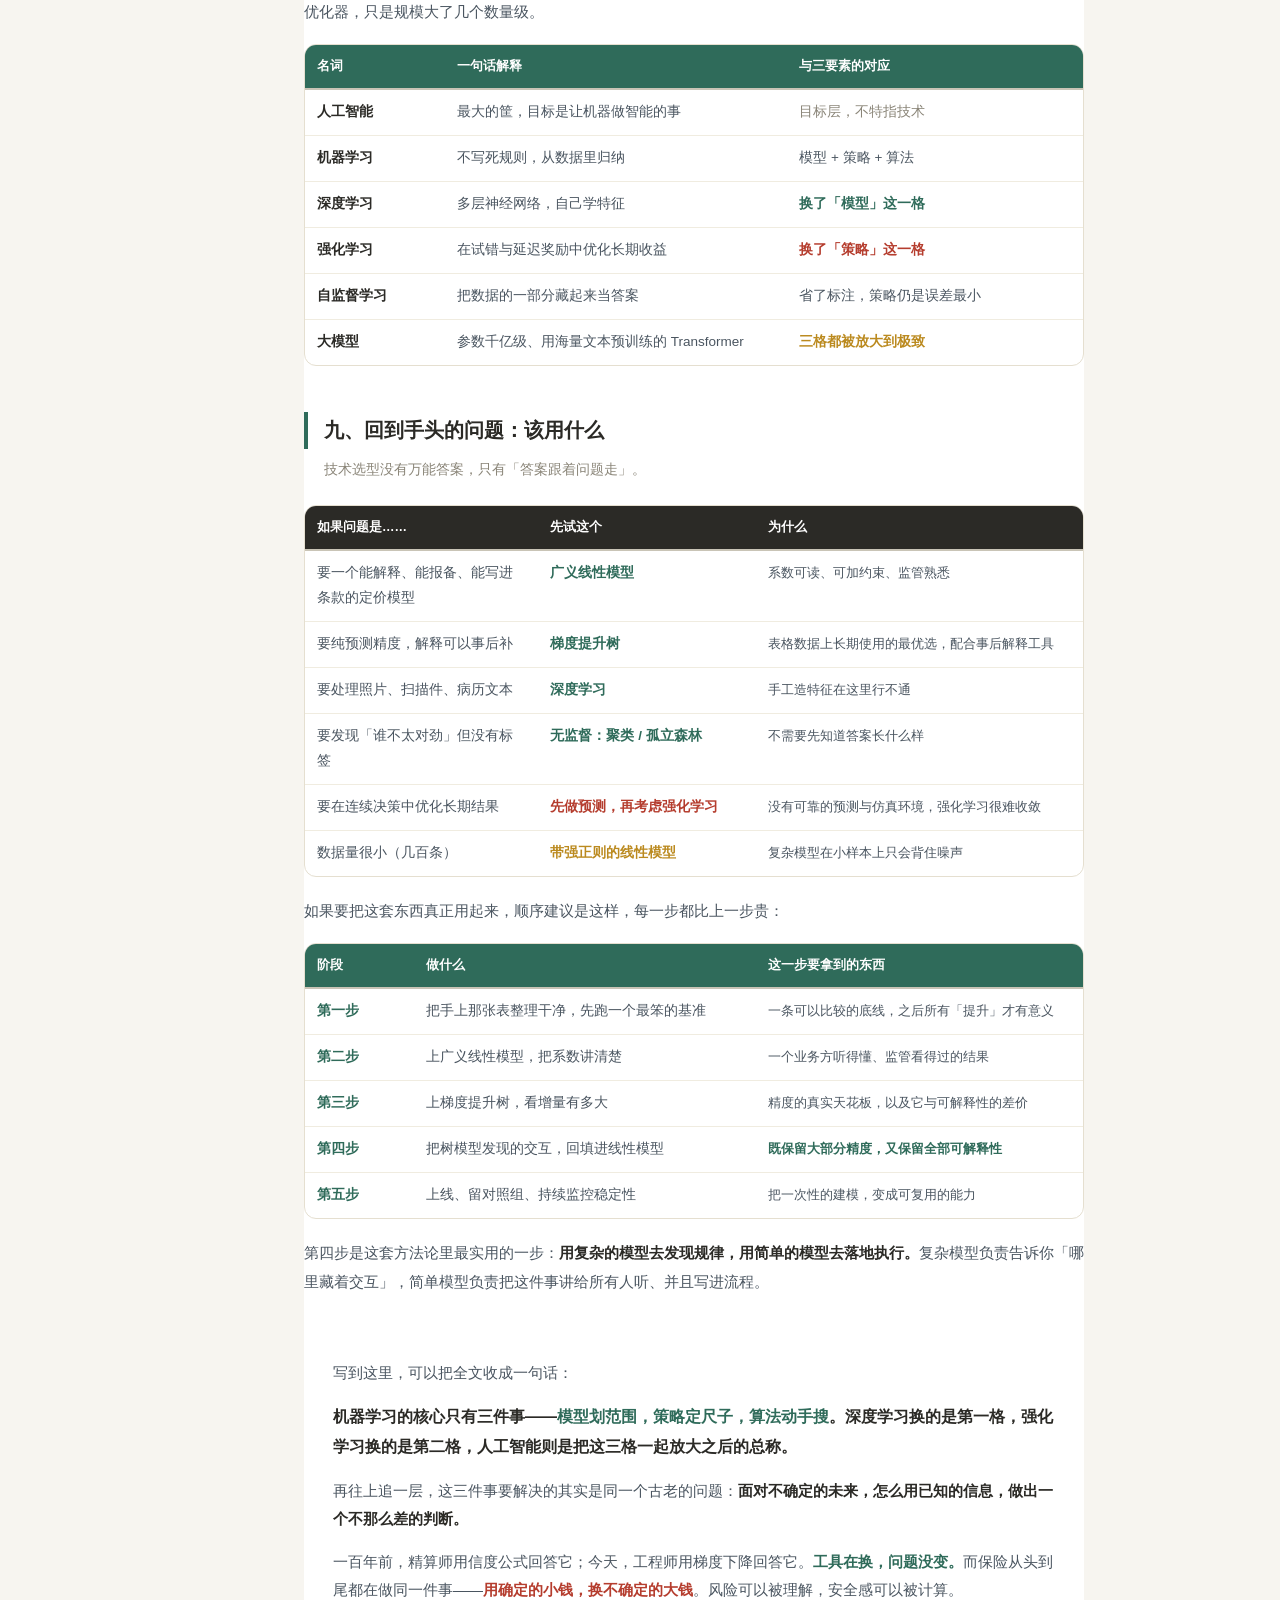
<file: core.html>
<!DOCTYPE html>
<html lang="zh-CN">
<head>
<meta charset="UTF-8">
<meta name="viewport" content="width=device-width,initial-scale=1">
<title>核心三要素与 AI 全景｜机器学习知识库 · 西红精算</title>
<link rel="stylesheet" href="css/style.css">

</head>
<body>
<aside class="side">
  <div class="brand"><b>机器学习知识库</b><span>从零基础到能上手 · 西红精算</span></div>
  <nav>
    <a href="index.html">首页 · 怎么读这套库</a>
    <div class="grp">第一层 · 零基础</div>
    <a href="overview.html">① 机器学习到底在干什么</a>
    <a href="mgmt.html">② 给管理层看的通俗版</a>
    <div class="grp">第二层 · 系统学</div>
    <a href="onepage.html">③ 一文读懂机器学习</a>
    <a href="core.html" class="on">④ 核心三要素与 AI 全景</a>
    <a href="oneday.html">⑤ 一小时精读</a>
    <div class="grp">第三层 · 深钻</div>
    <a href="notes.html">⑥ 西瓜书十七章 + 拓展</a>
    <div class="grp">关于</div>
    <a href="resources.html">外部资源 · 素材来源</a>
    <a href="amkb.html">姊妹库 · 精算模型与数据分析</a>
    <a href="xihong.html">关于 · 西红精算</a>
  </nav>
  <div class="prog-mini">学习进度 <b>0 / 7</b></div>
</aside>

<main class="main">
  <div class="ch-head">
    <div class="no">读物 ④</div>
    <h1>核心三要素与 AI 全景</h1>
    <div class="sub">模型 · 策略 · 算法——把这三格换一换，就得到深度学习、强化学习与大模型</div>
    <div class="meta"><span>6 900 字 · 14 图</span><span>含 2 张真实拟合图</span><span>由浅入深 · 延伸到 AI</span></div>
  </div>

  <button class="done-btn" data-id="core">○ 标记本页已完成</button>

  <div class="tip" style="max-width:780px"><b>这一篇是硬核版，也是"读过之后不再飘"的那一篇。</b>全篇围绕一句话展开：机器学习 = 找一个函数 f(x)→y，而这件事<b>只有三格</b>。后面所有的新名词，都只是这三格的某一次放大。</div>

  <div class="art-wrap">


<!-- ============ HERO + 作者行 + 目录条 ============ -->
<table style="width:100%;background:#2b2a26;" cellpadding="0" cellspacing="0">
  <tr>
    <td style="padding:56px 32px 30px;text-align:center;">
      <span style="display:inline-block;padding:6px 18px;border:1px solid #5c5a52;border-radius:100px;font-size:12px;letter-spacing:3px;color:#c9c3b4;">西 红 精 算 · 用 数 据 讲 保 险</span>
      <h1 style="font-size:30px;font-weight:800;letter-spacing:1px;color:#ffffff;line-height:1.45;margin:20px 0 10px;">机器学习的核心，只有三件事</h1>
      <p style="font-size:15.5px;color:#a9a294;max-width:660px;margin:0 auto;line-height:1.75;">模型、策略、算法——以及它们如何一路长成深度学习、强化学习和今天的人工智能</p>
    </td>
  </tr>
  <tr>
    <td style="padding:2px 32px 16px;font-size:0;text-align:center;">
      <span style="display:inline-block;width:49%;font-size:13.5px;font-weight:600;letter-spacing:1px;color:#9aa292;text-align:left;">✍ 西红精算师</span><span style="display:inline-block;width:49%;font-size:13.5px;font-weight:600;letter-spacing:1px;color:#9aa292;text-align:right;white-space:nowrap;">📅 2026年10月</span>
    </td>
  </tr>
  <tr>
    <td style="padding:12px 12px 20px;text-align:center;border-top:1px solid #3d3b35;font-size:0;letter-spacing:0;">
      <span style="display:inline-block;padding:4px 7px;font-size:11px;font-weight:600;background:#2f6b5a;color:#ffffff;margin-right:3px;">①开场</span><span style="display:inline-block;padding:4px 7px;font-size:11px;font-weight:600;background:#3a3831;color:#9aa292;margin-right:3px;">②模型</span><span style="display:inline-block;padding:4px 7px;font-size:11px;font-weight:600;background:#3a3831;color:#9aa292;margin-right:3px;">③策略</span><span style="display:inline-block;padding:4px 7px;font-size:11px;font-weight:600;background:#3a3831;color:#9aa292;margin-right:3px;">④算法</span><span style="display:inline-block;padding:4px 7px;font-size:11px;font-weight:600;background:#3a3831;color:#9aa292;margin-right:3px;">⑤总图</span><span style="display:inline-block;padding:4px 7px;font-size:11px;font-weight:600;background:#3a3831;color:#9aa292;margin-right:3px;">⑥深度学习</span><span style="display:inline-block;padding:4px 7px;font-size:11px;font-weight:600;background:#3a3831;color:#9aa292;margin-right:3px;">⑦强化学习</span><span style="display:inline-block;padding:4px 7px;font-size:11px;font-weight:600;background:#3a3831;color:#9aa292;margin-right:3px;">⑧AI全景</span><span style="display:inline-block;padding:4px 7px;font-size:11px;font-weight:600;background:#3a3831;color:#9aa292;">⑨上手</span>
    </td>
  </tr>
</table>

<!-- ============ 核心论点 ============ -->
<table style="max-width:860px;margin:18px auto;background:#ffffff;border:1px solid #e5dfd0;border-left:4px solid #2f6b5a;border-radius:12px;" cellpadding="0" cellspacing="0">
  <tr>
    <td style="padding:22px 28px;font-size:15px;color:#4a5560;line-height:1.85;">
      <strong style="color:#2f6b5a;">核心论点：</strong>机器学习的教材有几百种算法，但骨架只有三根——<strong style="color:#2b2a26;">你在多大范围里找（模型）、凭什么说这个比那个好（策略）、怎么把它找出来（算法）</strong>。任何新算法冒出来，先问这三句，它就会被拆开、被归位。看懂这三件事，再往上看深度学习、强化学习、人工智能，会发现它们不是四个学科，而是<strong style="color:#2b2a26;">同一套骨架在不同尺度上的三次放大</strong>。
    </td>
  </tr>
</table>

<!-- ============ 正文容器 ============ -->
<table style="max-width:900px;margin:0 auto;padding:0 24px;" cellpadding="0" cellspacing="0">
  <tr>
    <td style="padding:32px 0 80px;">

      <!-- ===== 一、开场 ===== -->
      <p style="font-size:20px;font-weight:800;color:#2b2a26;margin:40px 0 8px 0;padding-left:16px;border-left:4px solid #2f6b5a;">一、开场：所有机器学习，都在做同一件事</p>
      <p style="font-size:14px;color:#8a8578;margin:0 0 22px 0;padding-left:20px;">先建立一个足够简单的心智模型，后面所有名词都挂得上去。</p>

      <p style="font-size:15px;line-height:1.9;color:#4a5560;margin:0 0 18px 0;">
        先说结论：<strong style="color:#2b2a26;">机器学习就是从数据里找一个函数。</strong>给一批已知的输入和结果，让机器自己凑出一个规则，下次来一个新输入，能给出一个像样的输出。
      </p>
      <p style="font-size:15px;line-height:1.9;color:#4a5560;margin:0 0 18px 0;">
        换成保险的例子：一位车主来投保，我们知道他的年龄、驾龄、车型、车龄、所在城市、去年是否出险——这些堆在一起叫 <strong style="color:#2f6b5a;">x</strong>；我们想知道他明年的预期赔付成本——这个叫 <strong style="color:#2f6b5a;">y</strong>。所谓建模，就是找一个 <strong style="color:#2b2a26;">f</strong>，使得 <strong style="color:#2b2a26;">y ≈ f(x)</strong>。
      </p>

      <!-- 图1：输入输出盒 -->
      <table style="width:100%;background:#ffffff;border:1px solid #e5dfd0;border-radius:12px;margin:0 0 10px;" cellpadding="0" cellspacing="0">
        <tr>
          <td style="padding:18px 20px 6px;font-size:13px;font-weight:700;color:#2f6b5a;text-align:center;">图 1 · 机器学习的最小骨架：找一个函数</td>
        </tr>
        <tr>
          <td style="padding:6px 20px 20px;">
            <table style="width:100%;" cellpadding="0" cellspacing="0">
              <tr>
                <td style="width:26%;background:#f0ece0;border:1px solid #ddd6c4;border-radius:8px;padding:12px 10px;text-align:center;font-size:13px;color:#4a5560;">
                  <strong style="color:#2b2a26;">输入 x</strong><br>年龄 32 · 驾龄 8<br>车型 A · 城市 B<br>去年出险 0 次
                </td>
                <td style="width:10%;text-align:center;font-size:22px;color:#2f6b5a;font-weight:700;">→</td>
                <td style="width:28%;background:#2f6b5a;border-radius:8px;padding:12px 10px;text-align:center;font-size:13px;color:#ffffff;">
                  <strong>函数 f</strong><br>我们要找的东西<br><span style="font-size:11.5px;color:#c9e0d6;">由「模型+策略+算法」<br>共同决定</span>
                </td>
                <td style="width:10%;text-align:center;font-size:22px;color:#2f6b5a;font-weight:700;">→</td>
                <td style="width:26%;background:#f7f0e4;border:1px solid #e6d7b4;border-radius:8px;padding:12px 10px;text-align:center;font-size:13px;color:#4a5560;">
                  <strong style="color:#b53d2e;">输出 ŷ</strong><br>预期赔付成本<br><strong style="font-size:16px;color:#b53d2e;">1,860 元</strong>
                </td>
              </tr>
            </table>
          </td>
        </tr>
      </table>

      <p style="font-size:14px;color:#8a8578;margin:0 0 22px 0;text-align:center;">真正的难题从来不是「要不要找」，而是下面这三个问题。</p>

      <table style="width:100%;border-collapse:separate;border-spacing:0;border:1px solid #e5dfd0;border-radius:12px;margin-bottom:20px;overflow:hidden;" cellpadding="0" cellspacing="0">
        <thead>
          <tr>
            <th style="background:#2f6b5a;color:#ffffff;font-size:13px;font-weight:700;padding:11px 14px;text-align:left;width:16%;">三要素</th>
            <th style="background:#2f6b5a;color:#ffffff;font-size:13px;font-weight:700;padding:11px 14px;text-align:left;width:42%;">通俗地问</th>
            <th style="background:#2f6b5a;color:#ffffff;font-size:13px;font-weight:700;padding:11px 14px;text-align:left;width:42%;">书面上问</th>
          </tr>
        </thead>
        <tbody>
          <tr>
            <td style="padding:11px 14px;font-size:14px;font-weight:700;color:#2f6b5a;border-bottom:1px solid #f0ece0;">模型</td>
            <td style="padding:11px 14px;font-size:14px;color:#4a5560;border-bottom:1px solid #f0ece0;">我允许它长成什么样？</td>
            <td style="padding:11px 14px;font-size:14px;color:#4a5560;border-bottom:1px solid #f0ece0;">假设空间是什么？待定参数有哪些？</td>
          </tr>
          <tr>
            <td style="padding:11px 14px;font-size:14px;font-weight:700;color:#b53d2e;">策略</td>
            <td style="padding:11px 14px;font-size:14px;color:#4a5560;border-bottom:1px solid #f0ece0;">凭什么说这个比那个好？</td>
            <td style="padding:11px 14px;font-size:14px;color:#4a5560;border-bottom:1px solid #f0ece0;">损失函数怎么定？最小化经验风险还是结构风险？</td>
          </tr>
          <tr>
            <td style="padding:11px 14px;font-size:14px;font-weight:700;color:#bb8a1f;">算法</td>
            <td style="padding:11px 14px;font-size:14px;color:#4a5560;">这么多可能，怎么把它搜出来？</td>
            <td style="padding:11px 14px;font-size:14px;color:#4a5560;">闭式解、梯度下降、贪心搜索还是启发式？</td>
          </tr>
        </tbody>
      </table>

      <p style="font-size:15px;line-height:1.9;color:#4a5560;margin:0 0 18px 0;">
        这三句话是本文的全部提纲。接下来逐一拆开，每一步都配图。
      </p>

      <!-- ===== 二、模型 ===== -->
      <p style="font-size:20px;font-weight:800;color:#2b2a26;margin:46px 0 8px 0;padding-left:16px;border-left:4px solid #2f6b5a;">二、模型：你在多大的范围里找</p>
      <p style="font-size:14px;color:#8a8578;margin:0 0 22px 0;padding-left:20px;">模型不是一个具体函数，是一族函数的集合——先划范围，再谈挑选。</p>

      <p style="font-size:15px;line-height:1.9;color:#4a5560;margin:0 0 18px 0;">
        最简单的猜测：赔付成本随驾龄线性下降。写成 <strong style="color:#2b2a26;">ŷ = w₀ + w₁·驾龄</strong>。这里 w₀、w₁ 是待定的数，机器要做的就是试出最好的 w₀、w₁。
      </p>
      <p style="font-size:15px;line-height:1.9;color:#4a5560;margin:0 0 18px 0;">
        把变量加到 20 个，就变成 <strong style="color:#2b2a26;">ŷ = w₀ + w₁x₁ + w₂x₂ + … + w₂₀x₂₀</strong>；把变量先做分箱再组合，就变成一张评分卡；再放开，让规则自己长出分叉，就成了决策树；把几百棵树叠起来，就是梯度提升树。
      </p>
      <p style="font-size:15px;line-height:1.9;color:#4a5560;margin:0 0 18px 0;">
        <strong style="color:#2f6b5a;">关键认知：模型 = 假设空间。</strong>你选的不是一条曲线，是一片「所有可能曲线」的空间。选线性回归，等于宣布「我只信直线」；选深度神经网络，等于宣布「任意复杂的形状我都能接受」。范围越大，越可能装下真相，也越容易被数据里的噪声带跑。
      </p>

      <!-- 图2：假设空间三档 -->
      <table style="width:100%;background:#ffffff;border:1px solid #e5dfd0;border-radius:12px;margin:0 0 10px;" cellpadding="0" cellspacing="0">
        <tr>
          <td style="padding:18px 20px 6px;font-size:13px;font-weight:700;color:#2f6b5a;text-align:center;">图 2 · 假设空间的三档宽度（每一列中被涂色的那一格，就是模型在该处的取值）</td>
        </tr>
        <tr>
          <td style="padding:6px 20px 18px;">
            <table style="width:100%;" cellpadding="0" cellspacing="0">
              <tr>
                <td style="width:33%;padding:5px;text-align:center;font-size:12px;font-weight:700;color:#2b2a26;">窄：只许画直线</td>
                <td style="width:33%;padding:5px;text-align:center;font-size:12px;font-weight:700;color:#2f6b5a;">中：可以画折线</td>
                <td style="width:33%;padding:5px;text-align:center;font-size:12px;font-weight:700;color:#b53d2e;">宽：任意曲线</td>
              </tr>
              <tr>
                <td style="width:33%;padding:5px;vertical-align:top;"><table style="width:100%;background:#faf8f2;border:1px solid #e5dfd0;" cellpadding="0" cellspacing="0"><tr><td style="height:22px;background:#faf8f2;border:1px solid #efe9dc;"></td><td style="height:22px;background:#faf8f2;border:1px solid #efe9dc;"></td><td style="height:22px;background:#faf8f2;border:1px solid #efe9dc;"></td><td style="height:22px;background:#faf8f2;border:1px solid #efe9dc;"></td><td style="height:22px;background:#faf8f2;border:1px solid #efe9dc;"></td><td style="height:22px;background:#faf8f2;border:1px solid #efe9dc;"></td><td style="height:22px;background:#faf8f2;border:1px solid #efe9dc;"></td><td style="height:22px;background:#faf8f2;border:1px solid #efe9dc;"></td></tr><tr><td style="height:22px;background:#faf8f2;border:1px solid #efe9dc;"></td><td style="height:22px;background:#faf8f2;border:1px solid #efe9dc;"></td><td style="height:22px;background:#faf8f2;border:1px solid #efe9dc;"></td><td style="height:22px;background:#faf8f2;border:1px solid #efe9dc;"></td><td style="height:22px;background:#faf8f2;border:1px solid #efe9dc;"></td><td style="height:22px;background:#faf8f2;border:1px solid #efe9dc;"></td><td style="height:22px;background:#faf8f2;border:1px solid #efe9dc;"></td><td style="height:22px;background:#8aa89e;border:1px solid #ffffff;"></td></tr><tr><td style="height:22px;background:#faf8f2;border:1px solid #efe9dc;"></td><td style="height:22px;background:#faf8f2;border:1px solid #efe9dc;"></td><td style="height:22px;background:#faf8f2;border:1px solid #efe9dc;"></td><td style="height:22px;background:#faf8f2;border:1px solid #efe9dc;"></td><td style="height:22px;background:#faf8f2;border:1px solid #efe9dc;"></td><td style="height:22px;background:#8aa89e;border:1px solid #ffffff;"></td><td style="height:22px;background:#8aa89e;border:1px solid #ffffff;"></td><td style="height:22px;background:#faf8f2;border:1px solid #efe9dc;"></td></tr><tr><td style="height:22px;background:#faf8f2;border:1px solid #efe9dc;"></td><td style="height:22px;background:#faf8f2;border:1px solid #efe9dc;"></td><td style="height:22px;background:#faf8f2;border:1px solid #efe9dc;"></td><td style="height:22px;background:#8aa89e;border:1px solid #ffffff;"></td><td style="height:22px;background:#8aa89e;border:1px solid #ffffff;"></td><td style="height:22px;background:#faf8f2;border:1px solid #efe9dc;"></td><td style="height:22px;background:#faf8f2;border:1px solid #efe9dc;"></td><td style="height:22px;background:#faf8f2;border:1px solid #efe9dc;"></td></tr><tr><td style="height:22px;background:#faf8f2;border:1px solid #efe9dc;"></td><td style="height:22px;background:#8aa89e;border:1px solid #ffffff;"></td><td style="height:22px;background:#8aa89e;border:1px solid #ffffff;"></td><td style="height:22px;background:#faf8f2;border:1px solid #efe9dc;"></td><td style="height:22px;background:#faf8f2;border:1px solid #efe9dc;"></td><td style="height:22px;background:#faf8f2;border:1px solid #efe9dc;"></td><td style="height:22px;background:#faf8f2;border:1px solid #efe9dc;"></td><td style="height:22px;background:#faf8f2;border:1px solid #efe9dc;"></td></tr><tr><td style="height:22px;background:#8aa89e;border:1px solid #ffffff;"></td><td style="height:22px;background:#faf8f2;border:1px solid #efe9dc;"></td><td style="height:22px;background:#faf8f2;border:1px solid #efe9dc;"></td><td style="height:22px;background:#faf8f2;border:1px solid #efe9dc;"></td><td style="height:22px;background:#faf8f2;border:1px solid #efe9dc;"></td><td style="height:22px;background:#faf8f2;border:1px solid #efe9dc;"></td><td style="height:22px;background:#faf8f2;border:1px solid #efe9dc;"></td><td style="height:22px;background:#faf8f2;border:1px solid #efe9dc;"></td></tr></table></td>
                <td style="width:33%;padding:5px;vertical-align:top;"><table style="width:100%;background:#faf8f2;border:1px solid #e5dfd0;" cellpadding="0" cellspacing="0"><tr><td style="height:22px;background:#faf8f2;border:1px solid #efe9dc;"></td><td style="height:22px;background:#faf8f2;border:1px solid #efe9dc;"></td><td style="height:22px;background:#faf8f2;border:1px solid #efe9dc;"></td><td style="height:22px;background:#faf8f2;border:1px solid #efe9dc;"></td><td style="height:22px;background:#faf8f2;border:1px solid #efe9dc;"></td><td style="height:22px;background:#faf8f2;border:1px solid #efe9dc;"></td><td style="height:22px;background:#faf8f2;border:1px solid #efe9dc;"></td><td style="height:22px;background:#faf8f2;border:1px solid #efe9dc;"></td></tr><tr><td style="height:22px;background:#faf8f2;border:1px solid #efe9dc;"></td><td style="height:22px;background:#faf8f2;border:1px solid #efe9dc;"></td><td style="height:22px;background:#faf8f2;border:1px solid #efe9dc;"></td><td style="height:22px;background:#faf8f2;border:1px solid #efe9dc;"></td><td style="height:22px;background:#faf8f2;border:1px solid #efe9dc;"></td><td style="height:22px;background:#faf8f2;border:1px solid #efe9dc;"></td><td style="height:22px;background:#faf8f2;border:1px solid #efe9dc;"></td><td style="height:22px;background:#faf8f2;border:1px solid #efe9dc;"></td></tr><tr><td style="height:22px;background:#faf8f2;border:1px solid #efe9dc;"></td><td style="height:22px;background:#faf8f2;border:1px solid #efe9dc;"></td><td style="height:22px;background:#faf8f2;border:1px solid #efe9dc;"></td><td style="height:22px;background:#faf8f2;border:1px solid #efe9dc;"></td><td style="height:22px;background:#2f6b5a;border:1px solid #ffffff;"></td><td style="height:22px;background:#2f6b5a;border:1px solid #ffffff;"></td><td style="height:22px;background:#2f6b5a;border:1px solid #ffffff;"></td><td style="height:22px;background:#2f6b5a;border:1px solid #ffffff;"></td></tr><tr><td style="height:22px;background:#faf8f2;border:1px solid #efe9dc;"></td><td style="height:22px;background:#faf8f2;border:1px solid #efe9dc;"></td><td style="height:22px;background:#faf8f2;border:1px solid #efe9dc;"></td><td style="height:22px;background:#2f6b5a;border:1px solid #ffffff;"></td><td style="height:22px;background:#faf8f2;border:1px solid #efe9dc;"></td><td style="height:22px;background:#faf8f2;border:1px solid #efe9dc;"></td><td style="height:22px;background:#faf8f2;border:1px solid #efe9dc;"></td><td style="height:22px;background:#faf8f2;border:1px solid #efe9dc;"></td></tr><tr><td style="height:22px;background:#faf8f2;border:1px solid #efe9dc;"></td><td style="height:22px;background:#faf8f2;border:1px solid #efe9dc;"></td><td style="height:22px;background:#2f6b5a;border:1px solid #ffffff;"></td><td style="height:22px;background:#faf8f2;border:1px solid #efe9dc;"></td><td style="height:22px;background:#faf8f2;border:1px solid #efe9dc;"></td><td style="height:22px;background:#faf8f2;border:1px solid #efe9dc;"></td><td style="height:22px;background:#faf8f2;border:1px solid #efe9dc;"></td><td style="height:22px;background:#faf8f2;border:1px solid #efe9dc;"></td></tr><tr><td style="height:22px;background:#2f6b5a;border:1px solid #ffffff;"></td><td style="height:22px;background:#2f6b5a;border:1px solid #ffffff;"></td><td style="height:22px;background:#faf8f2;border:1px solid #efe9dc;"></td><td style="height:22px;background:#faf8f2;border:1px solid #efe9dc;"></td><td style="height:22px;background:#faf8f2;border:1px solid #efe9dc;"></td><td style="height:22px;background:#faf8f2;border:1px solid #efe9dc;"></td><td style="height:22px;background:#faf8f2;border:1px solid #efe9dc;"></td><td style="height:22px;background:#faf8f2;border:1px solid #efe9dc;"></td></tr></table></td>
                <td style="width:33%;padding:5px;vertical-align:top;"><table style="width:100%;background:#faf8f2;border:1px solid #e5dfd0;" cellpadding="0" cellspacing="0"><tr><td style="height:22px;background:#faf8f2;border:1px solid #efe9dc;"></td><td style="height:22px;background:#faf8f2;border:1px solid #efe9dc;"></td><td style="height:22px;background:#faf8f2;border:1px solid #efe9dc;"></td><td style="height:22px;background:#faf8f2;border:1px solid #efe9dc;"></td><td style="height:22px;background:#faf8f2;border:1px solid #efe9dc;"></td><td style="height:22px;background:#faf8f2;border:1px solid #efe9dc;"></td><td style="height:22px;background:#faf8f2;border:1px solid #efe9dc;"></td><td style="height:22px;background:#faf8f2;border:1px solid #efe9dc;"></td></tr><tr><td style="height:22px;background:#faf8f2;border:1px solid #efe9dc;"></td><td style="height:22px;background:#b53d2e;border:1px solid #ffffff;"></td><td style="height:22px;background:#faf8f2;border:1px solid #efe9dc;"></td><td style="height:22px;background:#b53d2e;border:1px solid #ffffff;"></td><td style="height:22px;background:#faf8f2;border:1px solid #efe9dc;"></td><td style="height:22px;background:#faf8f2;border:1px solid #efe9dc;"></td><td style="height:22px;background:#faf8f2;border:1px solid #efe9dc;"></td><td style="height:22px;background:#b53d2e;border:1px solid #ffffff;"></td></tr><tr><td style="height:22px;background:#faf8f2;border:1px solid #efe9dc;"></td><td style="height:22px;background:#faf8f2;border:1px solid #efe9dc;"></td><td style="height:22px;background:#faf8f2;border:1px solid #efe9dc;"></td><td style="height:22px;background:#faf8f2;border:1px solid #efe9dc;"></td><td style="height:22px;background:#faf8f2;border:1px solid #efe9dc;"></td><td style="height:22px;background:#b53d2e;border:1px solid #ffffff;"></td><td style="height:22px;background:#faf8f2;border:1px solid #efe9dc;"></td><td style="height:22px;background:#faf8f2;border:1px solid #efe9dc;"></td></tr><tr><td style="height:22px;background:#faf8f2;border:1px solid #efe9dc;"></td><td style="height:22px;background:#faf8f2;border:1px solid #efe9dc;"></td><td style="height:22px;background:#faf8f2;border:1px solid #efe9dc;"></td><td style="height:22px;background:#faf8f2;border:1px solid #efe9dc;"></td><td style="height:22px;background:#b53d2e;border:1px solid #ffffff;"></td><td style="height:22px;background:#faf8f2;border:1px solid #efe9dc;"></td><td style="height:22px;background:#faf8f2;border:1px solid #efe9dc;"></td><td style="height:22px;background:#faf8f2;border:1px solid #efe9dc;"></td></tr><tr><td style="height:22px;background:#faf8f2;border:1px solid #efe9dc;"></td><td style="height:22px;background:#faf8f2;border:1px solid #efe9dc;"></td><td style="height:22px;background:#b53d2e;border:1px solid #ffffff;"></td><td style="height:22px;background:#faf8f2;border:1px solid #efe9dc;"></td><td style="height:22px;background:#faf8f2;border:1px solid #efe9dc;"></td><td style="height:22px;background:#faf8f2;border:1px solid #efe9dc;"></td><td style="height:22px;background:#b53d2e;border:1px solid #ffffff;"></td><td style="height:22px;background:#faf8f2;border:1px solid #efe9dc;"></td></tr><tr><td style="height:22px;background:#b53d2e;border:1px solid #ffffff;"></td><td style="height:22px;background:#faf8f2;border:1px solid #efe9dc;"></td><td style="height:22px;background:#faf8f2;border:1px solid #efe9dc;"></td><td style="height:22px;background:#faf8f2;border:1px solid #efe9dc;"></td><td style="height:22px;background:#faf8f2;border:1px solid #efe9dc;"></td><td style="height:22px;background:#faf8f2;border:1px solid #efe9dc;"></td><td style="height:22px;background:#faf8f2;border:1px solid #efe9dc;"></td><td style="height:22px;background:#faf8f2;border:1px solid #efe9dc;"></td></tr></table></td>
              </tr>
              <tr>
                <td style="width:33%;padding:6px 8px;text-align:center;font-size:11.5px;color:#8a8578;">形状被锁死<br><strong style="color:#2b2a26;">学不会 → 欠拟合</strong></td>
                <td style="width:33%;padding:6px 8px;text-align:center;font-size:11.5px;color:#8a8578;">能拐弯，大致贴合<br><strong style="color:#2f6b5a;">合适</strong></td>
                <td style="width:33%;padding:6px 8px;text-align:center;font-size:11.5px;color:#8a8578;">连噪声一起绕过<br><strong style="color:#b53d2e;">过拟合</strong></td>
              </tr>
            </table>
          </td>
        </tr>
      </table>
      <p style="font-size:14px;color:#8a8578;margin:0 0 22px 0;text-align:center;">三档不是「越宽越好」，而是「够用就好」——这就是下一章要解决的取舍。</p>

      <p style="font-size:15px;line-height:1.9;color:#4a5560;margin:0 0 18px 0;">
        下面这张图，是八个模型族在<strong style="color:#2b2a26;">同一批数据</strong>上各自拟合的结果——每条线都是真实算出来的，不是示意图。看的时候注意：灰点是样本，彩线是模型允许自己长成的形状。
      </p>

      <!-- 图2A：模型族形状图谱 -->
      <table style="width:100%;background:#ffffff;border:1px solid #e5dfd0;border-radius:12px;margin:0 0 10px;" cellpadding="0" cellspacing="0">
        <tr>
          <td style="padding:16px 12px 12px;text-align:center;">
            <img src="img/模型族形状图谱.png" alt="模型族形状图谱" style="width:100%;border-radius:8px;">
          </td>
        </tr>
        <tr>
          <td style="padding:2px 20px 16px;font-size:13px;font-weight:700;color:#2f6b5a;text-align:center;">图 2A · 模型族形状图谱：八种模型，八种被允许的形状</td>
        </tr>
      </table>
      <p style="font-size:14px;color:#8a8578;margin:0 0 22px 0;text-align:center;">①②③ 只能画线和单调曲线；④⑤ 用台阶逼近；⑥⑦ 平滑贴合；⑧ 干脆跟着邻居走。形状差异，就是假设空间的差异。</p>

      <p style="font-size:15px;line-height:1.9;color:#4a5560;margin:0 0 18px 0;">
        再看它们在「<strong style="color:#2b2a26;">能不能讲清楚</strong>」和「<strong style="color:#2b2a26;">能拟合多复杂</strong>」这张地图上的位置——右上角是空的，这两个都想要的冲动，就是所有权衡的开始。
      </p>

      <!-- 图2B：模型族定位图 -->
      <table style="width:100%;background:#ffffff;border:1px solid #e5dfd0;border-radius:12px;margin:0 0 10px;" cellpadding="0" cellspacing="0">
        <tr>
          <td style="padding:16px 12px 12px;text-align:center;">
            <img src="img/模型族定位图.png" alt="模型族定位图" style="width:100%;border-radius:8px;">
          </td>
        </tr>
        <tr>
          <td style="padding:2px 20px 16px;font-size:13px;font-weight:700;color:#2f6b5a;text-align:center;">图 2B · 模型族定位图：可解释性与预测表达力的权衡</td>
        </tr>
      </table>
      <p style="font-size:14px;color:#8a8578;margin:0 0 22px 0;text-align:center;">左上「精度优先区」交给预测器，右下「报备友好区」留给要写进条款的模型——多数业务最终落在中间。</p>

      <p style="font-size:15px;line-height:1.9;color:#4a5560;margin:0 0 18px 0;">
        然后是常用模型族的一张速查表，把八种模型各自「假设世界长什么样」写全——那是模型的本质。
      </p>

      <table style="width:100%;border-collapse:separate;border-spacing:0;border:1px solid #e5dfd0;border-radius:12px;margin-bottom:20px;overflow:hidden;" cellpadding="0" cellspacing="0">
        <thead>
          <tr>
            <th style="background:#2f6b5a;color:#ffffff;font-size:12.5px;font-weight:700;padding:10px 12px;text-align:left;width:18%;">模型族</th>
            <th style="background:#2f6b5a;color:#ffffff;font-size:12.5px;font-weight:700;padding:10px 12px;text-align:left;width:30%;">它假设世界长什么样</th>
            <th style="background:#2f6b5a;color:#ffffff;font-size:12.5px;font-weight:700;padding:10px 12px;text-align:left;width:24%;">可解释性</th>
            <th style="background:#2f6b5a;color:#ffffff;font-size:12.5px;font-weight:700;padding:10px 12px;text-align:left;width:28%;">保险里通常干什么</th>
          </tr>
        </thead>
        <tbody>
          <tr>
            <td style="padding:10px 12px;font-size:13.5px;font-weight:700;color:#2b2a26;border-bottom:1px solid #f0ece0;">线性回归</td>
            <td style="padding:10px 12px;font-size:13.5px;color:#4a5560;border-bottom:1px solid #f0ece0;">效果是各因素的加权求和</td>
            <td style="padding:10px 12px;font-size:13.5px;color:#4a5560;border-bottom:1px solid #f0ece0;">★★★★★ 系数即答案</td>
            <td style="padding:10px 12px;font-size:13.5px;color:#4a5560;border-bottom:1px solid #f0ece0;">基准模型、趋势外推</td>
          </tr>
          <tr>
            <td style="padding:10px 12px;font-size:13.5px;font-weight:700;color:#2b2a26;border-bottom:1px solid #f0ece0;">广义线性模型</td>
            <td style="padding:10px 12px;font-size:13.5px;color:#4a5560;border-bottom:1px solid #f0ece0;">加权和经过一个连接函数影响均值</td>
            <td style="padding:10px 12px;font-size:13.5px;color:#4a5560;border-bottom:1px solid #f0ece0;">★★★★★ 可直接报备</td>
            <td style="padding:10px 12px;font-size:13.5px;color:#4a5560;border-bottom:1px solid #f0ece0;"><strong style="color:#2f6b5a;">车险定价主力</strong>（泊松 / Gamma / Tweedie）</td>
          </tr>
          <tr>
            <td style="padding:10px 12px;font-size:13.5px;font-weight:700;color:#2b2a26;border-bottom:1px solid #f0ece0;">正则化线性</td>
            <td style="padding:10px 12px;font-size:13.5px;color:#4a5560;border-bottom:1px solid #f0ece0;">同上，但多数系数应该接近 0</td>
            <td style="padding:10px 12px;font-size:13.5px;color:#4a5560;border-bottom:1px solid #f0ece0;">★★★★☆</td>
            <td style="padding:10px 12px;font-size:13.5px;color:#4a5560;border-bottom:1px solid #f0ece0;">变量筛选、小样本定价</td>
          </tr>
          <tr>
            <td style="padding:10px 12px;font-size:13.5px;font-weight:700;color:#2b2a26;border-bottom:1px solid #f0ece0;">决策树</td>
            <td style="padding:10px 12px;font-size:13.5px;color:#4a5560;border-bottom:1px solid #f0ece0;">世界由一串「如果…那么…」切成方块</td>
            <td style="padding:10px 12px;font-size:13.5px;color:#4a5560;border-bottom:1px solid #f0ece0;">★★★★☆ 可画图</td>
            <td style="padding:10px 12px;font-size:13.5px;color:#4a5560;border-bottom:1px solid #f0ece0;">规则挖掘、客户分层</td>
          </tr>
          <tr>
            <td style="padding:10px 12px;font-size:13.5px;font-weight:700;color:#2b2a26;border-bottom:1px solid #f0ece0;">集成树（随机森林 / GBDT）</td>
            <td style="padding:10px 12px;font-size:13.5px;color:#4a5560;border-bottom:1px solid #f0ece0;">多个弱规则的投票或接力修正</td>
            <td style="padding:10px 12px;font-size:13.5px;color:#4a5560;border-bottom:1px solid #f0ece0;">★★☆☆☆ 需事后解释</td>
            <td style="padding:10px 12px;font-size:13.5px;color:#4a5560;border-bottom:1px solid #f0ece0;"><strong style="color:#2f6b5a;">精算预测精度天花板</strong></td>
          </tr>
          <tr>
            <td style="padding:10px 12px;font-size:13.5px;font-weight:700;color:#2b2a26;border-bottom:1px solid #f0ece0;">支持向量机 / 核方法</td>
            <td style="padding:10px 12px;font-size:13.5px;color:#4a5560;border-bottom:1px solid #f0ece0;">升维之后可以用一个平面分开</td>
            <td style="padding:10px 12px;font-size:13.5px;color:#4a5560;border-bottom:1px solid #f0ece0;">★★☆☆☆</td>
            <td style="padding:10px 12px;font-size:13.5px;color:#4a5560;border-bottom:1px solid #f0ece0;">小样本分类、异常检测</td>
          </tr>
          <tr>
            <td style="padding:10px 12px;font-size:13.5px;font-weight:700;color:#2b2a26;border-bottom:1px solid #f0ece0;">神经网络</td>
            <td style="padding:10px 12px;font-size:13.5px;color:#4a5560;border-bottom:1px solid #f0ece0;">任何复杂映射都能被层层复合逼近</td>
            <td style="padding:10px 12px;font-size:13.5px;color:#4a5560;border-bottom:1px solid #f0ece0;">★☆☆☆☆ 黑箱</td>
            <td style="padding:10px 12px;font-size:13.5px;color:#4a5560;border-bottom:1px solid #f0ece0;">图像定损、文本抽取、大模型</td>
          </tr>
          <tr>
            <td style="padding:10px 12px;font-size:13.5px;font-weight:700;color:#2b2a26;">最近邻</td>
            <td style="padding:10px 12px;font-size:13.5px;color:#4a5560;">相似的输入会有相似的输出</td>
            <td style="padding:10px 12px;font-size:13.5px;color:#4a5560;">★★★☆☆ 可举例子</td>
            <td style="padding:10px 12px;font-size:13.5px;color:#4a5560;">个案比价、冷启动兜底</td>
          </tr>
        </tbody>
      </table>

      <table style="width:100%;background:#fdf8ec;border:1px solid #e6d7b4;border-left:4px solid #bb8a1f;border-radius:10px;margin:0 0 22px;" cellpadding="0" cellspacing="0">
        <tr>
          <td style="padding:16px 20px;font-size:14.5px;color:#4a5560;line-height:1.8;">
            <strong style="color:#bb8a1f;">说人话：</strong>选模型就像给装修队划定施工范围——只允许贴瓷砖，最差也就是贴得难看；允许「随便发挥」，可能惊艳，也可能把承重墙砸了。<strong style="color:#2b2a26;">划定范围这一步，比后面所有调参都重要。</strong>
          </td>
        </tr>
      </table>

      <!-- ===== 三、策略 ===== -->
      <p style="font-size:20px;font-weight:800;color:#2b2a26;margin:46px 0 8px 0;padding-left:16px;border-left:4px solid #b53d2e;">三、策略：凭什么说这个比那个好</p>
      <p style="font-size:14px;color:#8a8578;margin:0 0 22px 0;padding-left:20px;">策略就是一把尺子。尺子怎么定，直接决定模型最后长什么样。</p>

      <p style="font-size:15px;line-height:1.9;color:#4a5560;margin:0 0 18px 0;">
        有了候选范围，接下来要给「好」下定义。分两层：<strong style="color:#2b2a26;">损失函数</strong>衡量单个样本错得多离谱，<strong style="color:#2b2a26;">风险</strong>则是把所有样本的损失平均起来。所谓学习，就是<strong style="color:#2f6b5a;">在所有候选里找风险最小的那个</strong>。
      </p>

      <!-- 图3：损失 vs 风险 -->
      <table style="width:100%;background:#ffffff;border:1px solid #e5dfd0;border-radius:12px;margin:0 0 10px;" cellpadding="0" cellspacing="0">
        <tr>
          <td style="padding:18px 20px 6px;font-size:13px;font-weight:700;color:#b53d2e;text-align:center;">图 3 · 从「一个样本错多少」到「整体有多差」</td>
        </tr>
        <tr>
          <td style="padding:6px 20px 20px;">
            <table style="width:100%;" cellpadding="0" cellspacing="0">
              <tr>
                <td style="width:31%;background:#f0ece0;border:1px solid #ddd6c4;border-radius:8px;padding:12px;text-align:center;font-size:13px;color:#4a5560;">
                  <strong style="color:#2b2a26;">① 损失函数</strong><br>第 i 个客户：<br>预测 1,860，实际 2,400<br><strong style="color:#b53d2e;">差 540</strong>
                </td>
                <td style="width:8%;text-align:center;font-size:20px;color:#b53d2e;font-weight:700;">→</td>
                <td style="width:30%;background:#f7f0e4;border:1px solid #e6d7b4;border-radius:8px;padding:12px;text-align:center;font-size:13px;color:#4a5560;">
                  <strong style="color:#bb8a1f;">② 遍历全部样本</strong><br>38 万条保单<br>逐条算损失 → 求平均
                </td>
                <td style="width:8%;text-align:center;font-size:20px;color:#b53d2e;font-weight:700;">→</td>
                <td style="width:23%;background:#b53d2e;border-radius:8px;padding:12px;text-align:center;font-size:13px;color:#ffffff;">
                  <strong>③ 风险</strong><br>整体有多差<br><strong style="font-size:15px;">0.213</strong>
                </td>
              </tr>
            </table>
          </td>
        </tr>
      </table>
      <p style="font-size:14px;color:#8a8578;margin:0 0 22px 0;text-align:center;">学习的目标，就是让第③格里那个数尽可能小。</p>

      <p style="font-size:15px;line-height:1.9;color:#4a5560;margin:0 0 18px 0;">
        损失函数不是唯一的。用哪种，取决于你认为「什么错更不可原谅」——这一点精算师其实比程序员更敏感。
      </p>

      <table style="width:100%;border-collapse:separate;border-spacing:0;border:1px solid #e5dfd0;border-radius:12px;margin-bottom:20px;overflow:hidden;" cellpadding="0" cellspacing="0">
        <thead>
          <tr>
            <th style="background:#b53d2e;color:#ffffff;font-size:12.5px;font-weight:700;padding:10px 12px;text-align:left;width:20%;">损失函数</th>
            <th style="background:#b53d2e;color:#ffffff;font-size:12.5px;font-weight:700;padding:10px 12px;text-align:left;width:32%;">怎么算错</th>
            <th style="background:#b53d2e;color:#ffffff;font-size:12.5px;font-weight:700;padding:10px 12px;text-align:left;width:24%;">性格</th>
            <th style="background:#b53d2e;color:#ffffff;font-size:12.5px;font-weight:700;padding:10px 12px;text-align:left;width:24%;">用在哪</th>
          </tr>
        </thead>
        <tbody>
          <tr>
            <td style="padding:10px 12px;font-size:13.5px;font-weight:700;color:#2b2a26;border-bottom:1px solid #f0ece0;">平方损失</td>
            <td style="padding:10px 12px;font-size:13.5px;color:#4a5560;border-bottom:1px solid #f0ece0;">差值的平方</td>
            <td style="padding:10px 12px;font-size:13.5px;color:#4a5560;border-bottom:1px solid #f0ece0;">对大偏差非常敏感</td>
            <td style="padding:10px 12px;font-size:13.5px;color:#4a5560;border-bottom:1px solid #f0ece0;">回归、最小二乘</td>
          </tr>
          <tr>
            <td style="padding:10px 12px;font-size:13.5px;font-weight:700;color:#2b2a26;border-bottom:1px solid #f0ece0;">绝对损失</td>
            <td style="padding:10px 12px;font-size:13.5px;color:#4a5560;border-bottom:1px solid #f0ece0;">差值的绝对值</td>
            <td style="padding:10px 12px;font-size:13.5px;color:#4a5560;border-bottom:1px solid #f0ece0;">不怕极端值</td>
            <td style="padding:10px 12px;font-size:13.5px;color:#4a5560;border-bottom:1px solid #f0ece0;">大额赔款、稳健估计</td>
          </tr>
          <tr>
            <td style="padding:10px 12px;font-size:13.5px;font-weight:700;color:#2b2a26;border-bottom:1px solid #f0ece0;">对数损失 / 交叉熵</td>
            <td style="padding:10px 12px;font-size:13.5px;color:#4a5560;border-bottom:1px solid #f0ece0;">对「把话说反」重罚</td>
            <td style="padding:10px 12px;font-size:13.5px;color:#4a5560;border-bottom:1px solid #f0ece0;">偏爱概率校准</td>
            <td style="padding:10px 12px;font-size:13.5px;color:#4a5560;border-bottom:1px solid #f0ece0;"><strong style="color:#b53d2e;">分类、欺诈识别</strong></td>
          </tr>
          <tr>
            <td style="padding:10px 12px;font-size:13.5px;font-weight:700;color:#2b2a26;border-bottom:1px solid #f0ece0;">0—1 损失</td>
            <td style="padding:10px 12px;font-size:13.5px;color:#4a5560;border-bottom:1px solid #f0ece0;">错就是 1，对就是 0</td>
            <td style="padding:10px 12px;font-size:13.5px;color:#4a5560;border-bottom:1px solid #f0ece0;">最贴近业务，但不好优化</td>
            <td style="padding:10px 12px;font-size:13.5px;color:#4a5560;border-bottom:1px solid #f0ece0;">错误率（常只做评估）</td>
          </tr>
          <tr>
            <td style="padding:10px 12px;font-size:13.5px;font-weight:700;color:#2b2a26;border-bottom:1px solid #f0ece0;">代价敏感损失</td>
            <td style="padding:10px 12px;font-size:13.5px;color:#4a5560;border-bottom:1px solid #f0ece0;">漏判和误判罚得不一样</td>
            <td style="padding:10px 12px;font-size:13.5px;color:#4a5560;border-bottom:1px solid #f0ece0;">把业务金额写进目标</td>
            <td style="padding:10px 12px;font-size:13.5px;color:#4a5560;border-bottom:1px solid #f0ece0;"><strong style="color:#b53d2e;">反欺诈（漏掉一笔很贵）</strong></td>
          </tr>
          <tr>
            <td style="padding:10px 12px;font-size:13.5px;font-weight:700;color:#2b2a26;">Tweedie 损失</td>
            <td style="padding:10px 12px;font-size:13.5px;color:#4a5560;">允许大量零赔款 + 长尾大额</td>
            <td style="padding:10px 12px;font-size:13.5px;color:#4a5560;">为保险赔付分布定制</td>
            <td style="padding:10px 12px;font-size:13.5px;color:#4a5560;"><strong style="color:#2f6b5a;">纯保费建模</strong></td>
          </tr>
        </tbody>
      </table>

      <p style="font-size:15px;line-height:1.9;color:#4a5560;margin:0 0 18px 0;">
        有了尺子，就可以宣布第一条学习准则：<strong style="color:#2b2a26;">经验风险最小化</strong>——在训练数据上把平均损失压到最低。听起来天经地义，问题在于：训练数据上的最低，不等于新数据上的最低。
      </p>

      <!-- 图4：训练/验证 U 形曲线 -->
      <table style="width:100%;background:#ffffff;border:1px solid #e5dfd0;border-radius:12px;margin:0 0 10px;" cellpadding="0" cellspacing="0">
        <tr>
          <td style="padding:18px 20px 6px;font-size:13px;font-weight:700;color:#b53d2e;text-align:center;">图 4 · 模型越来越复杂时，两条误差曲线怎么走</td>
        </tr>
        <tr>
          <td style="padding:6px 20px 18px;">
            <table style="width:100%;font-size:12px;" cellpadding="0" cellspacing="0">
              <tr>
                <td style="width:16%;padding:3px 6px;color:#4a5560;">误差高低</td>
                <td style="width:14%;padding:3px 2px;text-align:center;color:#8a8578;">很简</td>
                <td style="width:14%;padding:3px 2px;text-align:center;color:#8a8578;">简</td>
                <td style="width:14%;padding:3px 2px;text-align:center;color:#2f6b5a;font-weight:700;">适中</td>
                <td style="width:14%;padding:3px 2px;text-align:center;color:#8a8578;">繁</td>
                <td style="width:14%;padding:3px 2px;text-align:center;color:#8a8578;">很繁</td>
                <td style="width:14%;padding:3px 2px;text-align:center;color:#b53d2e;font-weight:700;">极繁</td>
              </tr>
              <tr>
                <td style="padding:3px 6px;color:#b53d2e;font-weight:700;">训练误差</td>
                <td style="padding:3px 2px;text-align:center;"><table style="width:100%;" cellpadding="0" cellspacing="0"><tr><td style="height:10px;background:#f0ece0;"></td></tr><tr><td style="height:52px;background:#b53d2e;"></td></tr></table></td>
                <td style="padding:3px 2px;text-align:center;"><table style="width:100%;" cellpadding="0" cellspacing="0"><tr><td style="height:10px;background:#f0ece0;"></td></tr><tr><td style="height:41px;background:#b53d2e;"></td></tr></table></td>
                <td style="padding:3px 2px;text-align:center;"><table style="width:100%;" cellpadding="0" cellspacing="0"><tr><td style="height:10px;background:#f0ece0;"></td></tr><tr><td style="height:30px;background:#b53d2e;"></td></tr></table></td>
                <td style="padding:3px 2px;text-align:center;"><table style="width:100%;" cellpadding="0" cellspacing="0"><tr><td style="height:10px;background:#f0ece0;"></td></tr><tr><td style="height:20px;background:#b53d2e;"></td></tr></table></td>
                <td style="padding:3px 2px;text-align:center;"><table style="width:100%;" cellpadding="0" cellspacing="0"><tr><td style="height:10px;background:#f0ece0;"></td></tr><tr><td style="height:12px;background:#b53d2e;"></td></tr></table></td>
                <td style="padding:3px 2px;text-align:center;"><table style="width:100%;" cellpadding="0" cellspacing="0"><tr><td style="height:10px;background:#f0ece0;"></td></tr><tr><td style="height:5px;background:#b53d2e;"></td></tr></table></td>
              </tr>
              <tr>
                <td style="padding:3px 6px;color:#2f6b5a;font-weight:700;">新数据误差</td>
                <td style="padding:3px 2px;text-align:center;"><table style="width:100%;" cellpadding="0" cellspacing="0"><tr><td style="height:10px;background:#f0ece0;"></td></tr><tr><td style="height:50px;background:#2f6b5a;"></td></tr></table></td>
                <td style="padding:3px 2px;text-align:center;"><table style="width:100%;" cellpadding="0" cellspacing="0"><tr><td style="height:10px;background:#f0ece0;"></td></tr><tr><td style="height:38px;background:#2f6b5a;"></td></tr></table></td>
                <td style="padding:3px 2px;text-align:center;"><table style="width:100%;" cellpadding="0" cellspacing="0"><tr><td style="height:10px;background:#f0ece0;"></td></tr><tr><td style="height:25px;background:#2f6b5a;"></td></tr></table></td>
                <td style="padding:3px 2px;text-align:center;"><table style="width:100%;" cellpadding="0" cellspacing="0"><tr><td style="height:10px;background:#f0ece0;"></td></tr><tr><td style="height:32px;background:#2f6b5a;"></td></tr></table></td>
                <td style="padding:3px 2px;text-align:center;"><table style="width:100%;" cellpadding="0" cellspacing="0"><tr><td style="height:10px;background:#f0ece0;"></td></tr><tr><td style="height:46px;background:#2f6b5a;"></td></tr></table></td>
                <td style="padding:3px 2px;text-align:center;"><table style="width:100%;" cellpadding="0" cellspacing="0"><tr><td style="height:10px;background:#f0ece0;"></td></tr><tr><td style="height:60px;background:#2f6b5a;"></td></tr></table></td>
              </tr>
              <tr>
                <td style="padding:6px 6px 2px;"></td>
                <td colspan="2" style="padding:6px 4px 2px;text-align:center;font-size:11.5px;color:#8a8578;">学不会<br>欠拟合</td>
                <td style="padding:6px 4px 2px;text-align:center;font-size:11.5px;color:#bb8a1f;font-weight:700;">最优点</td>
                <td colspan="3" style="padding:6px 4px 2px;text-align:center;font-size:11.5px;color:#b53d2e;font-weight:700;">背住了噪声<br>过拟合</td>
              </tr>
            </table>
          </td>
        </tr>
      </table>

      <p style="font-size:15px;line-height:1.9;color:#4a5560;margin:0 0 18px 0;">
        图 4 右侧那个越拉越大的口子，就是全部麻烦的来源。于是有了第二条准则：<strong style="color:#2b2a26;">结构风险最小化</strong>——在「拟合得好」之外，再加一条「别太复杂」的罚款。
      </p>

      <!-- 公式卡 -->
      <table style="width:100%;background:#faf8f2;border:1px solid #e5dfd0;border-left:4px solid #2f6b5a;border-radius:10px;margin:0 0 18px;" cellpadding="0" cellspacing="0">
        <tr>
          <td style="padding:16px 20px;font-size:14.5px;color:#4a5560;line-height:1.9;text-align:center;">
            <strong style="color:#2b2a26;font-size:16px;">结构风险　＝　经验风险　＋　λ × 复杂度惩罚</strong><br>
            <span style="font-size:13px;color:#8a8578;">前项要「拟合得准」，后项要「别太拧巴」，λ 决定你更在意哪个</span>
          </td>
        </tr>
      </table>

      <p style="font-size:15px;line-height:1.9;color:#4a5560;margin:0 0 18px 0;">
        这里有个精算师会心一笑的地方：<strong style="color:#2f6b5a;">λ 干的活，和信度公式里的 K 是同一个活。</strong>λ 越大，系数越被推向 0，模型越接近「什么都不信、只看整体均值」；λ 越小，越相信手上的个体数据。信度因子 Z = n/(n+K) 说的是同一件事——数据越多，越该信个体；数据越少，越该信先验。
      </p>

      <!-- 图5：偏差-方差靶心 -->
      <table style="width:100%;background:#ffffff;border:1px solid #e5dfd0;border-radius:12px;margin:0 0 10px;" cellpadding="0" cellspacing="0">
        <tr>
          <td style="padding:18px 20px 6px;font-size:13px;font-weight:700;color:#b53d2e;text-align:center;">图 5 · 误差从哪来：偏差-方差窘境（靶心为真相，● 为每次建模的结果）</td>
        </tr>
        <tr>
          <td style="padding:6px 20px 18px;">
            <table style="width:100%;" cellpadding="0" cellspacing="0">
              <tr>
                <td style="width:50%;padding:5px;">
                  <table style="width:100%;background:#faf8f2;border:1px solid #e5dfd0;" cellpadding="0" cellspacing="0">
                    <tr><td style="padding:8px;text-align:center;font-size:12px;font-weight:700;color:#2b2a26;">偏差大 · 方差小</td></tr>
                    <tr><td style="padding:4px 8px 10px;text-align:center;font-size:18px;color:#4a5560;">● ●<br>● ●<br><span style="font-size:11px;color:#8a8578;">（◎ 靶心在别处）</span></td></tr>
                    <tr><td style="padding:0 8px 8px;text-align:center;font-size:11.5px;color:#8a8578;">每次都打同一个地方，<br>但那个地方不是靶心</td></tr>
                  </table>
                </td>
                <td style="width:50%;padding:5px;">
                  <table style="width:100%;background:#faf8f2;border:1px solid #e5dfd0;" cellpadding="0" cellspacing="0">
                    <tr><td style="padding:8px;text-align:center;font-size:12px;font-weight:700;color:#2b2a26;">偏差小 · 方差大</td></tr>
                    <tr><td style="padding:4px 8px 10px;text-align:center;font-size:18px;color:#4a5560;">●　　●<br>　◎<br>●　　●</td></tr>
                    <tr><td style="padding:0 8px 8px;text-align:center;font-size:11.5px;color:#8a8578;">平均看围着靶心，<br>但每一次都不靠谱</td></tr>
                  </table>
                </td>
              </tr>
              <tr>
                <td style="width:50%;padding:5px;">
                  <table style="width:100%;background:#f2f7f3;border:1px solid #cfe0d6;" cellpadding="0" cellspacing="0">
                    <tr><td style="padding:8px;text-align:center;font-size:12px;font-weight:700;color:#2f6b5a;">理想状态</td></tr>
                    <tr><td style="padding:4px 8px 10px;text-align:center;font-size:18px;color:#2f6b5a;">●<br>●◎●<br>●</td></tr>
                    <tr><td style="padding:0 8px 8px;text-align:center;font-size:11.5px;color:#2f6b5a;">又准又稳——这才是要的</td></tr>
                  </table>
                </td>
                <td style="width:50%;padding:5px;">
                  <table style="width:100%;background:#fbf0ec;border:1px solid #eecfc5;" cellpadding="0" cellspacing="0">
                    <tr><td style="padding:8px;text-align:center;font-size:12px;font-weight:700;color:#b53d2e;">最糟状态</td></tr>
                    <tr><td style="padding:4px 8px 10px;text-align:center;font-size:18px;color:#b53d2e;">●　●<br>●　●<br><span style="font-size:11px;color:#8a8578;">（◎ 在角落）</span></td></tr>
                    <tr><td style="padding:0 8px 8px;text-align:center;font-size:11.5px;color:#b53d2e;">既不准也不稳</td></tr>
                  </table>
                </td>
              </tr>
            </table>
          </td>
        </tr>
      </table>

      <p style="font-size:15px;line-height:1.9;color:#4a5560;margin:0 0 18px 0;">
        <strong style="color:#2b2a26;">窘境在于：这两个误差此消彼长。</strong>模型放宽，偏差降、方差升；模型收紧，方差降、偏差升。中间有一个总和最低的点，那就是图 4 里标「最优点」的位置。<strong style="color:#2f6b5a;">正则化、集成、早停、交叉验证，本质上都是在找这个点。</strong>
      </p>

      <table style="width:100%;background:#fdf8ec;border:1px solid #e6d7b4;border-left:4px solid #bb8a1f;border-radius:10px;margin:0 0 22px;" cellpadding="0" cellspacing="0">
        <tr>
          <td style="padding:16px 20px;font-size:14.5px;color:#4a5560;line-height:1.8;">
            <strong style="color:#bb8a1f;">说人话：</strong>策略这把尺子如果只量「训练集上多准」，模型就会把答案连同印刷瑕疵一起背下来。<strong style="color:#2b2a26;">好的策略必须包含一句「不许你背太细」</strong>——信度理论管这叫向手册费率收缩，机器学习管这叫正则化。
          </td>
        </tr>
      </table>

      <!-- ===== 四、算法 ===== -->
      <p style="font-size:20px;font-weight:800;color:#2b2a26;margin:46px 0 8px 0;padding-left:16px;border-left:4px solid #bb8a1f;">四、算法：怎么把它找出来</p>
      <p style="font-size:14px;color:#8a8578;margin:0 0 22px 0;padding-left:20px;">范围划好了、尺子定好了，最后一步是搜索。多数算法之所以存在，是因为搜索太贵。</p>

      <p style="font-size:15px;line-height:1.9;color:#4a5560;margin:0 0 18px 0;">
        搜索分两条路。第一条是<strong style="color:#2b2a26;">闭式解</strong>：数学上能直接写出答案，一步到位。线性回归就属于这一类——把导数令为零，解一个方程组，w 就出来了。快，但只对最简单的模型有效。
      </p>
      <p style="font-size:15px;line-height:1.9;color:#4a5560;margin:0 0 18px 0;">
        第二条路是<strong style="color:#2b2a26;">迭代搜索</strong>：先随便猜一个，然后一点点往好的方向挪，挪到差不多为止。绝大多数现代算法走这条路，因为模型一复杂，方程就没有解析解了。
      </p>

      <!-- 图6：梯度下降下山 -->
      <table style="width:100%;background:#ffffff;border:1px solid #e5dfd0;border-radius:12px;margin:0 0 10px;" cellpadding="0" cellspacing="0">
        <tr>
          <td style="padding:18px 20px 6px;font-size:13px;font-weight:700;color:#bb8a1f;text-align:center;">图 6 · 梯度下降：每一步都往更低处挪（金色是走过的路，绿色是谷底）</td>
        </tr>
        <tr>
          <td style="padding:6px 20px 18px;">
            <table style="width:100%;" cellpadding="0" cellspacing="0">
              <tr>
                <td style="width:52%;padding:4px;vertical-align:top;"><table style="width:100%;background:#faf8f2;border:1px solid #e5dfd0;" cellpadding="0" cellspacing="0"><tr><td style="height:26px;background:#bb8a1f;border:1px solid #ffffff;"></td><td style="height:26px;background:#faf8f2;border:1px solid #efe9dc;"></td><td style="height:26px;background:#faf8f2;border:1px solid #efe9dc;"></td><td style="height:26px;background:#faf8f2;border:1px solid #efe9dc;"></td><td style="height:26px;background:#faf8f2;border:1px solid #efe9dc;"></td><td style="height:26px;background:#faf8f2;border:1px solid #efe9dc;"></td></tr><tr><td style="height:26px;background:#faf8f2;border:1px solid #efe9dc;"></td><td style="height:26px;background:#bb8a1f;border:1px solid #ffffff;"></td><td style="height:26px;background:#bb8a1f;border:1px solid #ffffff;"></td><td style="height:26px;background:#faf8f2;border:1px solid #efe9dc;"></td><td style="height:26px;background:#faf8f2;border:1px solid #efe9dc;"></td><td style="height:26px;background:#faf8f2;border:1px solid #efe9dc;"></td></tr><tr><td style="height:26px;background:#faf8f2;border:1px solid #efe9dc;"></td><td style="height:26px;background:#faf8f2;border:1px solid #efe9dc;"></td><td style="height:26px;background:#faf8f2;border:1px solid #efe9dc;"></td><td style="height:26px;background:#bb8a1f;border:1px solid #ffffff;"></td><td style="height:26px;background:#faf8f2;border:1px solid #efe9dc;"></td><td style="height:26px;background:#faf8f2;border:1px solid #efe9dc;"></td></tr><tr><td style="height:26px;background:#faf8f2;border:1px solid #efe9dc;"></td><td style="height:26px;background:#faf8f2;border:1px solid #efe9dc;"></td><td style="height:26px;background:#faf8f2;border:1px solid #efe9dc;"></td><td style="height:26px;background:#faf8f2;border:1px solid #efe9dc;"></td><td style="height:26px;background:#bb8a1f;border:1px solid #ffffff;"></td><td style="height:26px;background:#2f6b5a;border:1px solid #ffffff;"></td></tr><tr><td style="height:26px;background:#faf8f2;border:1px solid #efe9dc;"></td><td style="height:26px;background:#faf8f2;border:1px solid #efe9dc;"></td><td style="height:26px;background:#faf8f2;border:1px solid #efe9dc;"></td><td style="height:26px;background:#faf8f2;border:1px solid #efe9dc;"></td><td style="height:26px;background:#faf8f2;border:1px solid #efe9dc;"></td><td style="height:26px;background:#faf8f2;border:1px solid #efe9dc;"></td></tr></table></td>
                <td style="width:48%;padding:4px 4px 4px 12px;vertical-align:top;font-size:13px;color:#4a5560;line-height:1.85;">
                  <strong style="color:#2b2a26;">每一步只做三件事：</strong><br>
                  ① 用脚感受哪边更低<br>
                  <span style="color:#8a8578;">（算梯度）</span><br>
                  ② 朝那个方向迈一步<br>
                  <span style="color:#8a8578;">（更新参数）</span><br>
                  ③ 迈多大？由<strong style="color:#bb8a1f;">学习率</strong>定<br><br>
                  重复几百到几百万次，直到脚下不再变低。<strong style="color:#2f6b5a;">所谓「训练」，就是这一件事。</strong>
                </td>
              </tr>
            </table>
          </td>
        </tr>
      </table>

      <!-- 图7：学习率三态 -->
      <table style="width:100%;background:#ffffff;border:1px solid #e5dfd0;border-radius:12px;margin:0 0 10px;" cellpadding="0" cellspacing="0">
        <tr>
          <td style="padding:18px 20px 6px;font-size:13px;font-weight:700;color:#bb8a1f;text-align:center;">图 7 · 学习率（步长）的三种命运</td>
        </tr>
        <tr>
          <td style="padding:6px 20px 18px;">
            <table style="width:100%;" cellpadding="0" cellspacing="0">
              <tr>
                <td style="width:33%;padding:5px;">
                  <table style="width:100%;background:#fbf0ec;border:1px solid #eecfc5;" cellpadding="0" cellspacing="0">
                    <tr><td style="padding:8px;text-align:center;font-size:12.5px;font-weight:700;color:#b53d2e;">太小</td></tr>
                    <tr><td style="padding:6px 10px 10px;text-align:center;font-size:15px;color:#4a5560;">● ● ● ● ● ●</td></tr>
                    <tr><td style="padding:0 10px 10px;text-align:center;font-size:11.5px;color:#8a8578;">挪了一万步<br>还没到山脚</td></tr>
                  </table>
                </td>
                <td style="width:33%;padding:5px;">
                  <table style="width:100%;background:#f2f7f3;border:1px solid #cfe0d6;" cellpadding="0" cellspacing="0">
                    <tr><td style="padding:8px;text-align:center;font-size:12.5px;font-weight:700;color:#2f6b5a;">合适</td></tr>
                    <tr><td style="padding:6px 10px 10px;text-align:center;font-size:15px;color:#4a5560;">●　●　●　<span style="color:#2f6b5a;font-weight:700;">■</span></td></tr>
                    <tr><td style="padding:0 10px 10px;text-align:center;font-size:11.5px;color:#2f6b5a;">稳步收敛到谷底</td></tr>
                  </table>
                </td>
                <td style="width:33%;padding:5px;">
                  <table style="width:100%;background:#fbf0ec;border:1px solid #eecfc5;" cellpadding="0" cellspacing="0">
                    <tr><td style="padding:8px;text-align:center;font-size:12.5px;font-weight:700;color:#b53d2e;">太大</td></tr>
                    <tr><td style="padding:6px 10px 10px;text-align:center;font-size:15px;color:#4a5560;">●　　●<br>　●　　●<br>　　●</td></tr>
                    <tr><td style="padding:0 10px 10px;text-align:center;font-size:11.5px;color:#8a8578;">在谷底两侧<br>来回震荡甚至飞出去</td></tr>
                  </table>
                </td>
              </tr>
            </table>
          </td>
        </tr>
      </table>

      <p style="font-size:15px;line-height:1.9;color:#4a5560;margin:0 0 18px 0;">
        除了梯度下降这一族，还有几类思路完全不同的搜索法：决策树用<strong style="color:#2b2a26;">贪心分裂</strong>（每一步只挑当下最划算的那个切法，不回头）；EM 算法用<strong style="color:#2b2a26;">交替求期望与最大化</strong>处理有缺失的信息；贝叶斯方法干脆不找「一个最优值」，而是给出「参数的整个分布」。
      </p>

      <p style="font-size:15px;line-height:1.9;color:#4a5560;margin:0 0 18px 0;">
        下面这张表是<strong style="color:#2f6b5a;">全篇最该记住的一张</strong>——它把三要素重新缝回一个个具体的算法上。以后遇到任何新名字，照着这三列去拆。
      </p>

      <table style="width:100%;border-collapse:separate;border-spacing:0;border:1px solid #e5dfd0;border-radius:12px;margin-bottom:20px;overflow:hidden;" cellpadding="0" cellspacing="0">
        <thead>
          <tr>
            <th style="background:#2b2a26;color:#ffffff;font-size:12.5px;font-weight:700;padding:10px 12px;text-align:left;width:22%;">算法</th>
            <th style="background:#2f6b5a;color:#ffffff;font-size:12.5px;font-weight:700;padding:10px 12px;text-align:left;width:26%;">模型（在哪找）</th>
            <th style="background:#b53d2e;color:#ffffff;font-size:12.5px;font-weight:700;padding:10px 12px;text-align:left;width:26%;">策略（什么叫好）</th>
            <th style="background:#bb8a1f;color:#ffffff;font-size:12.5px;font-weight:700;padding:10px 12px;text-align:left;width:26%;">算法（怎么找）</th>
          </tr>
        </thead>
        <tbody>
          <tr>
            <td style="padding:10px 12px;font-size:13.5px;font-weight:700;color:#2b2a26;border-bottom:1px solid #f0ece0;">线性回归</td>
            <td style="padding:10px 12px;font-size:13px;color:#4a5560;border-bottom:1px solid #f0ece0;">线性函数族</td>
            <td style="padding:10px 12px;font-size:13px;color:#4a5560;border-bottom:1px solid #f0ece0;">平方损失最小</td>
            <td style="padding:10px 12px;font-size:13px;color:#4a5560;border-bottom:1px solid #f0ece0;">正规方程（闭式解）</td>
          </tr>
          <tr>
            <td style="padding:10px 12px;font-size:13.5px;font-weight:700;color:#2b2a26;border-bottom:1px solid #f0ece0;">岭回归 / Lasso</td>
            <td style="padding:10px 12px;font-size:13px;color:#4a5560;border-bottom:1px solid #f0ece0;">线性函数族</td>
            <td style="padding:10px 12px;font-size:13px;color:#4a5560;border-bottom:1px solid #f0ece0;">平方损失 + L2 / L1 惩罚</td>
            <td style="padding:10px 12px;font-size:13px;color:#4a5560;border-bottom:1px solid #f0ece0;">闭式解 / 坐标下降</td>
          </tr>
          <tr>
            <td style="padding:10px 12px;font-size:13.5px;font-weight:700;color:#2b2a26;border-bottom:1px solid #f0ece0;">逻辑回归</td>
            <td style="padding:10px 12px;font-size:13px;color:#4a5560;border-bottom:1px solid #f0ece0;">线性 + S 形压缩</td>
            <td style="padding:10px 12px;font-size:13px;color:#4a5560;border-bottom:1px solid #f0ece0;">对数损失最小</td>
            <td style="padding:10px 12px;font-size:13px;color:#4a5560;border-bottom:1px solid #f0ece0;">梯度下降 / 牛顿法</td>
          </tr>
          <tr>
            <td style="padding:10px 12px;font-size:13.5px;font-weight:700;color:#2b2a26;border-bottom:1px solid #f0ece0;">GLM（泊松 / Tweedie）</td>
            <td style="padding:10px 12px;font-size:13px;color:#4a5560;border-bottom:1px solid #f0ece0;">线性 + 连接函数</td>
            <td style="padding:10px 12px;font-size:13px;color:#4a5560;border-bottom:1px solid #f0ece0;">对应指数的对数似然</td>
            <td style="padding:10px 12px;font-size:13px;color:#4a5560;border-bottom:1px solid #f0ece0;">迭代加权最小二乘</td>
          </tr>
          <tr>
            <td style="padding:10px 12px;font-size:13.5px;font-weight:700;color:#2b2a26;border-bottom:1px solid #f0ece0;">决策树</td>
            <td style="padding:10px 12px;font-size:13px;color:#4a5560;border-bottom:1px solid #f0ece0;">所有可能的「如果—那么」切法</td>
            <td style="padding:10px 12px;font-size:13px;color:#4a5560;border-bottom:1px solid #f0ece0;">纯度最高（信息增益 / 基尼）</td>
            <td style="padding:10px 12px;font-size:13px;color:#4a5560;border-bottom:1px solid #f0ece0;">贪心递归分裂</td>
          </tr>
          <tr>
            <td style="padding:10px 12px;font-size:13.5px;font-weight:700;color:#2b2a26;border-bottom:1px solid #f0ece0;">随机森林</td>
            <td style="padding:10px 12px;font-size:13px;color:#4a5560;border-bottom:1px solid #f0ece0;">多棵树的投票</td>
            <td style="padding:10px 12px;font-size:13px;color:#4a5560;border-bottom:1px solid #f0ece0;">各自纯度 + 降低相关性</td>
            <td style="padding:10px 12px;font-size:13px;color:#4a5560;border-bottom:1px solid #f0ece0;">自助抽样 + 随机选特征</td>
          </tr>
          <tr>
            <td style="padding:10px 12px;font-size:13.5px;font-weight:700;color:#2b2a26;border-bottom:1px solid #f0ece0;">GBDT / XGBoost</td>
            <td style="padding:10px 12px;font-size:13px;color:#4a5560;border-bottom:1px solid #f0ece0;">树的可加集成</td>
            <td style="padding:10px 12px;font-size:13px;color:#4a5560;border-bottom:1px solid #f0ece0;">任意可微损失 + 正则项</td>
            <td style="padding:10px 12px;font-size:13px;color:#4a5560;border-bottom:1px solid #f0ece0;">前向分步 + 二阶近似</td>
          </tr>
          <tr>
            <td style="padding:10px 12px;font-size:13.5px;font-weight:700;color:#2b2a26;border-bottom:1px solid #f0ece0;">支持向量机</td>
            <td style="padding:10px 12px;font-size:13px;color:#4a5560;border-bottom:1px solid #f0ece0;">核空间里的超平面</td>
            <td style="padding:10px 12px;font-size:13px;color:#4a5560;border-bottom:1px solid #f0ece0;">间隔最大 + 铰链损失</td>
            <td style="padding:10px 12px;font-size:13px;color:#4a5560;border-bottom:1px solid #f0ece0;">凸优化（SMO）</td>
          </tr>
          <tr>
            <td style="padding:10px 12px;font-size:13.5px;font-weight:700;color:#2b2a26;">神经网络</td>
            <td style="padding:10px 12px;font-size:13px;color:#4a5560;">多层复合非线性函数</td>
            <td style="padding:10px 12px;font-size:13px;color:#4a5560;">交叉熵 / 均方 + 正则</td>
            <td style="padding:10px 12px;font-size:13px;color:#4a5560;">反向传播 + 自适应优化器</td>
          </tr>
        </tbody>
      </table>

      <table style="width:100%;background:#fdf8ec;border:1px solid #e6d7b4;border-left:4px solid #bb8a1f;border-radius:10px;margin:0 0 22px;" cellpadding="0" cellspacing="0">
        <tr>
          <td style="padding:16px 20px;font-size:14.5px;color:#4a5560;line-height:1.8;">
            <strong style="color:#bb8a1f;">说人话：</strong>同一个模型换个策略就是新算法——线性回归把平方损失换成「分错就罚」，就成了 SVM 的亲戚；同一策略换个搜索方式也是新算法——梯度下降换成贪心分裂，就从逻辑回归走到了决策树。<strong style="color:#2b2a26;">所谓算法创新，八成是这三格里的某一格被换了。</strong>
          </td>
        </tr>
      </table>

      <!-- ===== 五、三要素总图 ===== -->
      <p style="font-size:20px;font-weight:800;color:#2b2a26;margin:46px 0 8px 0;padding-left:16px;border-left:4px solid #2f6b5a;">五、三要素怎么咬在一起</p>
      <p style="font-size:14px;color:#8a8578;margin:0 0 22px 0;padding-left:20px;">一张图看完：谁先谁后、谁约束谁。</p>

      <!-- 图8：三要素总图 -->
      <table style="width:100%;background:#ffffff;border:1px solid #e5dfd0;border-radius:12px;margin:0 0 10px;" cellpadding="0" cellspacing="0">
        <tr>
          <td style="padding:18px 20px 6px;font-size:13px;font-weight:700;color:#2f6b5a;text-align:center;">图 8 · 三要素的咬合关系（自上而下是执行顺序，自下而上是约束关系）</td>
        </tr>
        <tr>
          <td style="padding:6px 20px 18px;">
            <table style="width:100%;" cellpadding="0" cellspacing="0">
              <tr>
                <td style="width:30%;background:#2f6b5a;border-radius:8px;padding:12px;text-align:center;">
                  <strong style="color:#ffffff;font-size:14px;">① 模型</strong><br>
                  <span style="color:#c9e0d6;font-size:12px;">划定候选范围<br>假设空间有多大</span>
                </td>
                <td style="width:5%;text-align:center;color:#8a8578;font-size:16px;">↓</td>
                <td style="width:30%;background:#b53d2e;border-radius:8px;padding:12px;text-align:center;">
                  <strong style="color:#ffffff;font-size:14px;">② 策略</strong><br>
                  <span style="color:#f0d3cc;font-size:12px;">定一把尺子<br>风险 = 损失 + 惩罚</span>
                </td>
                <td style="width:5%;text-align:center;color:#8a8578;font-size:16px;">↓</td>
                <td style="width:30%;background:#bb8a1f;border-radius:8px;padding:12px;text-align:center;">
                  <strong style="color:#ffffff;font-size:14px;">③ 算法</strong><br>
                  <span style="color:#f7e9c8;font-size:12px;">在范围里搜<br>梯度 / 贪心 / 闭式</span>
                </td>
              </tr>
              <tr>
                <td colspan="5" style="padding:10px 0 4px;text-align:center;color:#8a8578;font-size:12px;">↑ 反过来：算法搜不动，说明模型太宽；怎么调都过拟合，说明策略太松</td>
              </tr>
            </table>
          </td>
        </tr>
      </table>

      <p style="font-size:15px;line-height:1.9;color:#4a5560;margin:0 0 18px 0;">
        放到一次完整的建模流程里看，三要素各在哪一步起作用：
      </p>

      <table style="width:100%;border-collapse:separate;border-spacing:0;border:1px solid #e5dfd0;border-radius:12px;margin-bottom:20px;overflow:hidden;" cellpadding="0" cellspacing="0">
        <thead>
          <tr>
            <th style="background:#2b2a26;color:#ffffff;font-size:12.5px;font-weight:700;padding:10px 12px;text-align:left;width:14%;">步骤</th>
            <th style="background:#2b2a26;color:#ffffff;font-size:12.5px;font-weight:700;padding:10px 12px;text-align:left;width:44%;">在做什么</th>
            <th style="background:#2b2a26;color:#ffffff;font-size:12.5px;font-weight:700;padding:10px 12px;text-align:left;width:42%;">哪一要素在主导</th>
          </tr>
        </thead>
        <tbody>
          <tr>
            <td style="padding:10px 12px;font-size:13.5px;font-weight:700;color:#2b2a26;border-bottom:1px solid #f0ece0;">① 定问题</td>
            <td style="padding:10px 12px;font-size:13.5px;color:#4a5560;border-bottom:1px solid #f0ece0;">预测什么、用什么衡量成败</td>
            <td style="padding:10px 12px;font-size:13.5px;color:#b53d2e;border-bottom:1px solid #f0ece0;"><strong>策略</strong>——先选对目标，其余都是白费</td>
          </tr>
          <tr>
            <td style="padding:10px 12px;font-size:13.5px;font-weight:700;color:#2b2a26;border-bottom:1px solid #f0ece0;">② 备数据</td>
            <td style="padding:10px 12px;font-size:13.5px;color:#4a5560;border-bottom:1px solid #f0ece0;">清洗、切分、做特征</td>
            <td style="padding:10px 12px;font-size:13.5px;color:#8a8578;border-bottom:1px solid #f0ece0;">三要素之外，但决定上限</td>
          </tr>
          <tr>
            <td style="padding:10px 12px;font-size:13.5px;font-weight:700;color:#2b2a26;border-bottom:1px solid #f0ece0;">③ 选模型</td>
            <td style="padding:10px 12px;font-size:13.5px;color:#4a5560;border-bottom:1px solid #f0ece0;">线性、树、还是网络</td>
            <td style="padding:10px 12px;font-size:13.5px;color:#2f6b5a;border-bottom:1px solid #f0ece0;"><strong>模型</strong>——划范围</td>
          </tr>
          <tr>
            <td style="padding:10px 12px;font-size:13.5px;font-weight:700;color:#2b2a26;border-bottom:1px solid #f0ece0;">④ 定目标</td>
            <td style="padding:10px 12px;font-size:13.5px;color:#4a5560;border-bottom:1px solid #f0ece0;">选损失、加正则、定代价权重</td>
            <td style="padding:10px 12px;font-size:13.5px;color:#b53d2e;border-bottom:1px solid #f0ece0;"><strong>策略</strong>——定尺子</td>
          </tr>
          <tr>
            <td style="padding:10px 12px;font-size:13.5px;font-weight:700;color:#2b2a26;border-bottom:1px solid #f0ece0;">⑤ 训练</td>
            <td style="padding:10px 12px;font-size:13.5px;color:#4a5560;border-bottom:1px solid #f0ece0;">跑优化、调学习率、早停</td>
            <td style="padding:10px 12px;font-size:13.5px;color:#bb8a1f;border-bottom:1px solid #f0ece0;"><strong>算法</strong>——动手搜</td>
          </tr>
          <tr>
            <td style="padding:10px 12px;font-size:13.5px;font-weight:700;color:#2b2a26;border-bottom:1px solid #f0ece0;">⑥ 验证</td>
            <td style="padding:10px 12px;font-size:13.5px;color:#4a5560;border-bottom:1px solid #f0ece0;">留出集 / 交叉验证 / 时间外样本</td>
            <td style="padding:10px 12px;font-size:13.5px;color:#8a8578;">回头检验<strong>策略</strong>有没有定歪</td>
          </tr>
          <tr>
            <td style="padding:10px 12px;font-size:13.5px;font-weight:700;color:#2b2a26;">⑦ 上线与监控</td>
            <td style="padding:10px 12px;font-size:13.5px;color:#4a5560;">看稳定性、看漂移、留对照组</td>
            <td style="padding:10px 12px;font-size:13.5px;color:#8a8578;">检验<strong>模型</strong>是否还适配当下</td>
          </tr>
        </tbody>
      </table>

      <p style="font-size:15px;line-height:1.9;color:#4a5560;margin:0 0 18px 0;">
        到这里，「机器学习」这四个字已经被拆完了。下面四章要做的，是把这套骨架往上放大：把模型这一格换成更有表达力的结构，就走到<strong style="color:#2b2a26;">深度学习</strong>；把策略这一格换成「延迟到来的奖励」，就走到<strong style="color:#2b2a26;">强化学习</strong>；把两者合起来、再加上规模，就是今天说的<strong style="color:#2b2a26;">人工智能</strong>。
      </p>

      <!-- ===== 六、深度学习 ===== -->
      <p style="font-size:20px;font-weight:800;color:#2b2a26;margin:46px 0 8px 0;padding-left:16px;border-left:4px solid #2f6b5a;">六、从机器学习到深度学习：把「模型」这一格放大</p>
      <p style="font-size:14px;color:#8a8578;margin:0 0 22px 0;padding-left:20px;">深度学习不是另一个学科，它只是把假设空间换成了「层层复合的函数」。</p>

      <p style="font-size:15px;line-height:1.9;color:#4a5560;margin:0 0 18px 0;">
        传统机器学习有个绕不开的瓶颈：<strong style="color:#2b2a26;">特征要人来做。</strong>「驾龄超过 10 年且近三年无出险」这种交叉，得靠人想出来、手工造出来。变量一多、交互一复杂，人力就跟不上了。
      </p>
      <p style="font-size:15px;line-height:1.9;color:#4a5560;margin:0 0 18px 0;">
        深度学习的答案是：<strong style="color:#2f6b5a;">让模型自己学特征</strong>。前面几层负责把原始输入变成有用的中间表示，最后一层才做预测——这叫<strong style="color:#2b2a26;">表示学习</strong>。放到三要素框架里看，变化的其实只有「模型」这一格：从「线性/树」换成了「多层复合函数」。
      </p>

      <!-- 图9：神经元 -->
      <table style="width:100%;background:#ffffff;border:1px solid #e5dfd0;border-radius:12px;margin:0 0 10px;" cellpadding="0" cellspacing="0">
        <tr>
          <td style="padding:18px 20px 6px;font-size:13px;font-weight:700;color:#2f6b5a;text-align:center;">图 9 · 一个神经元在做两件事：加权求和，然后过一个非线性开关</td>
        </tr>
        <tr>
          <td style="padding:6px 20px 18px;">
            <table style="width:100%;" cellpadding="0" cellspacing="0">
              <tr>
                <td style="width:22%;background:#f0ece0;border:1px solid #ddd6c4;border-radius:8px;padding:10px;text-align:center;font-size:12.5px;color:#4a5560;">
                  <strong style="color:#2b2a26;">输入</strong><br>年龄 · 驾龄<br>车型 · 地区
                </td>
                <td style="width:6%;text-align:center;color:#2f6b5a;font-size:18px;">→</td>
                <td style="width:26%;background:#f7f0e4;border:1px solid #e6d7b4;border-radius:8px;padding:10px;text-align:center;font-size:12.5px;color:#4a5560;">
                  <strong style="color:#bb8a1f;">① 加权求和</strong><br>z = Σ(wᵢxᵢ) + b<br><span style="font-size:11px;color:#8a8578;">每个输入给个权重</span>
                </td>
                <td style="width:6%;text-align:center;color:#2f6b5a;font-size:18px;">→</td>
                <td style="width:28%;background:#2f6b5a;border-radius:8px;padding:10px;text-align:center;font-size:12.5px;color:#ffffff;">
                  <strong>② 激活函数</strong><br>a = σ(z)<br><span style="font-size:11px;color:#c9e0d6;">把它压成非线性的</span>
                </td>
                <td style="width:6%;text-align:center;color:#2f6b5a;font-size:18px;">→</td>
                <td style="width:16%;background:#f0ece0;border:1px solid #ddd6c4;border-radius:8px;padding:10px;text-align:center;font-size:12.5px;color:#4a5560;">
                  <strong style="color:#2b2a26;">输出</strong><br>传给下一层
                </td>
              </tr>
            </table>
          </td>
        </tr>
      </table>
      <p style="font-size:14px;color:#8a8578;margin:0 0 22px 0;text-align:center;">② 那一步不能省。去掉它，一百层网络等价于一层——因为线性变换复合起来还是线性。</p>

      <!-- 图10：MLP 分层 -->
      <table style="width:100%;background:#ffffff;border:1px solid #e5dfd0;border-radius:12px;margin:0 0 10px;" cellpadding="0" cellspacing="0">
        <tr>
          <td style="padding:18px 20px 6px;font-size:13px;font-weight:700;color:#2f6b5a;text-align:center;">图 10 · 把神经元排成层，就是深度网络（● 为一个神经元）</td>
        </tr>
        <tr>
          <td style="padding:6px 20px 18px;">
            <table style="width:100%;" cellpadding="0" cellspacing="0">
              <tr>
                <td style="width:22%;padding:4px;text-align:center;">
                  <table style="width:100%;background:#faf8f2;border:1px solid #e5dfd0;" cellpadding="0" cellspacing="0">
                    <tr><td style="padding:8px;text-align:center;font-size:12px;font-weight:700;color:#2b2a26;">输入层</td></tr>
                    <tr><td style="padding:6px;text-align:center;font-size:14px;color:#4a5560;">●<br>●<br>●<br>●</td></tr>
                    <tr><td style="padding:0 6px 8px;text-align:center;font-size:11px;color:#8a8578;">原始字段</td></tr>
                  </table>
                </td>
                <td style="width:4%;text-align:center;font-size:16px;color:#2f6b5a;">→</td>
                <td style="width:22%;padding:4px;text-align:center;">
                  <table style="width:100%;background:#f2f7f3;border:1px solid #cfe0d6;" cellpadding="0" cellspacing="0">
                    <tr><td style="padding:8px;text-align:center;font-size:12px;font-weight:700;color:#2f6b5a;">隐藏层 1</td></tr>
                    <tr><td style="padding:6px;text-align:center;font-size:14px;color:#2f6b5a;">●<br>●<br>●<br>●<br>●<br>●</td></tr>
                    <tr><td style="padding:0 6px 8px;text-align:center;font-size:11px;color:#8a8578;">低级特征</td></tr>
                  </table>
                </td>
                <td style="width:4%;text-align:center;font-size:16px;color:#2f6b5a;">→</td>
                <td style="width:22%;padding:4px;text-align:center;">
                  <table style="width:100%;background:#f2f7f3;border:1px solid #cfe0d6;" cellpadding="0" cellspacing="0">
                    <tr><td style="padding:8px;text-align:center;font-size:12px;font-weight:700;color:#2f6b5a;">隐藏层 2</td></tr>
                    <tr><td style="padding:6px;text-align:center;font-size:14px;color:#2f6b5a;">●<br>●<br>●<br>●</td></tr>
                    <tr><td style="padding:0 6px 8px;text-align:center;font-size:11px;color:#8a8578;">高级特征</td></tr>
                  </table>
                </td>
                <td style="width:4%;text-align:center;font-size:16px;color:#2f6b5a;">→</td>
                <td style="width:22%;padding:4px;text-align:center;">
                  <table style="width:100%;background:#f7f0e4;border:1px solid #e6d7b4;" cellpadding="0" cellspacing="0">
                    <tr><td style="padding:8px;text-align:center;font-size:12px;font-weight:700;color:#bb8a1f;">输出层</td></tr>
                    <tr><td style="padding:6px;text-align:center;font-size:14px;color:#4a5560;">●<br>●</td></tr>
                    <tr><td style="padding:0 6px 8px;text-align:center;font-size:11px;color:#8a8578;">出险概率<br>预期成本</td></tr>
                  </table>
                </td>
              </tr>
            </table>
          </td>
        </tr>
      </table>

      <p style="font-size:15px;line-height:1.9;color:#4a5560;margin:0 0 18px 0;">
        同样的「层」换个连接方式，就长出了三种性格完全不同的架构。这也是深度学习这十年最主要的战场。
      </p>

      <table style="width:100%;border-collapse:separate;border-spacing:0;border:1px solid #e5dfd0;border-radius:12px;margin-bottom:20px;overflow:hidden;" cellpadding="0" cellspacing="0">
        <thead>
          <tr>
            <th style="background:#2f6b5a;color:#ffffff;font-size:12.5px;font-weight:700;padding:10px 12px;text-align:left;width:18%;">架构</th>
            <th style="background:#2f6b5a;color:#ffffff;font-size:12.5px;font-weight:700;padding:10px 12px;text-align:left;width:30%;">核心机制</th>
            <th style="background:#2f6b5a;color:#ffffff;font-size:12.5px;font-weight:700;padding:10px 12px;text-align:left;width:26%;">擅长什么数据</th>
            <th style="background:#2f6b5a;color:#ffffff;font-size:12.5px;font-weight:700;padding:10px 12px;text-align:left;width:26%;">保险里的落点</th>
          </tr>
        </thead>
        <tbody>
          <tr>
            <td style="padding:10px 12px;font-size:13.5px;font-weight:700;color:#2b2a26;border-bottom:1px solid #f0ece0;">全连接网络</td>
            <td style="padding:10px 12px;font-size:13px;color:#4a5560;border-bottom:1px solid #f0ece0;">每个神经元连到上一层全部</td>
            <td style="padding:10px 12px;font-size:13px;color:#4a5560;border-bottom:1px solid #f0ece0;">表格数据</td>
            <td style="padding:10px 12px;font-size:13px;color:#4a5560;border-bottom:1px solid #f0ece0;">结构化预测（但常被树模型打败）</td>
          </tr>
          <tr>
            <td style="padding:10px 12px;font-size:13.5px;font-weight:700;color:#2b2a26;border-bottom:1px solid #f0ece0;">卷积神经网络</td>
            <td style="padding:10px 12px;font-size:13px;color:#4a5560;border-bottom:1px solid #f0ece0;">局部连接 + 权重共享（同一个特征到处扫）</td>
            <td style="padding:10px 12px;font-size:13px;color:#4a5560;border-bottom:1px solid #f0ece0;">图像、有空间结构的东西</td>
            <td style="padding:10px 12px;font-size:13px;color:#4a5560;border-bottom:1px solid #f0ece0;"><strong style="color:#2f6b5a;">车险图片定损、医疗影像</strong></td>
          </tr>
          <tr>
            <td style="padding:10px 12px;font-size:13.5px;font-weight:700;color:#2b2a26;border-bottom:1px solid #f0ece0;">循环网络 / 长短期记忆</td>
            <td style="padding:10px 12px;font-size:13px;color:#4a5560;border-bottom:1px solid #f0ece0;">带记忆单元，用门控决定记什么、忘什么</td>
            <td style="padding:10px 12px;font-size:13px;color:#4a5560;border-bottom:1px solid #f0ece0;">序列、时间序列</td>
            <td style="padding:10px 12px;font-size:13px;color:#4a5560;border-bottom:1px solid #f0ece0;">赔付进展三角、退保率曲线</td>
          </tr>
          <tr>
            <td style="padding:10px 12px;font-size:13.5px;font-weight:700;color:#2b2a26;">Transformer</td>
            <td style="padding:10px 12px;font-size:13px;color:#4a5560;">注意力机制：任意两个位置直接建立联系</td>
            <td style="padding:10px 12px;font-size:13px;color:#4a5560;">文本、长序列、多模态</td>
            <td style="padding:10px 12px;font-size:13px;color:#4a5560;"><strong style="color:#2f6b5a;">病历文本抽取、智能核保、大模型</strong></td>
          </tr>
        </tbody>
      </table>

      <p style="font-size:15px;line-height:1.9;color:#4a5560;margin:0 0 18px 0;">
        注意力机制值得单独说一句，因为今天所有大模型的地基就是它。它的想法出人意料地朴素：<strong style="color:#2b2a26;">处理当前这个词时，回过头去看整句话，按相关度加权取回信息。</strong>
      </p>

      <!-- 图11：QKV -->
      <table style="width:100%;background:#ffffff;border:1px solid #e5dfd0;border-radius:12px;margin:0 0 10px;" cellpadding="0" cellspacing="0">
        <tr>
          <td style="padding:18px 20px 6px;font-size:13px;font-weight:700;color:#2f6b5a;text-align:center;">图 11 · 注意力 = 查字典：拿着问题找关键词，再取回对应的内容</td>
        </tr>
        <tr>
          <td style="padding:6px 20px 18px;">
            <table style="width:100%;" cellpadding="0" cellspacing="0">
              <tr>
                <td style="width:26%;background:#f7f0e4;border:1px solid #e6d7b4;border-radius:8px;padding:11px;text-align:center;font-size:12.5px;color:#4a5560;">
                  <strong style="color:#bb8a1f;">查询 Q</strong><br>我现在要查什么<br><span style="font-size:11px;color:#8a8578;">（当前这个词）</span>
                </td>
                <td style="width:6%;text-align:center;font-size:16px;color:#2f6b5a;">×</td>
                <td style="width:26%;background:#f0ece0;border:1px solid #ddd6c4;border-radius:8px;padding:11px;text-align:center;font-size:12.5px;color:#4a5560;">
                  <strong style="color:#2b2a26;">键 K</strong><br>各处内容的标签<br><span style="font-size:11px;color:#8a8578;">（用来比对相关度）</span>
                </td>
                <td style="width:8%;text-align:center;font-size:16px;color:#2f6b5a;">=</td>
                <td style="width:34%;background:#2f6b5a;border-radius:8px;padding:11px;text-align:center;font-size:12.5px;color:#ffffff;">
                  <strong>权重 × 值 V</strong><br>相关度高的内容取回得多<br><span style="font-size:11px;color:#c9e0d6;">加权求和即为输出</span>
                </td>
              </tr>
            </table>
          </td>
        </tr>
      </table>

      <p style="font-size:15px;line-height:1.9;color:#4a5560;margin:0 0 18px 0;">
        深度学习带来的真正变化，是把「特征工程」这笔人力成本，换成了「数据与算力」这项资本开支。这笔账划算不划算，取决于下面这张表。
      </p>

      <table style="width:100%;border-collapse:separate;border-spacing:0;border:1px solid #e5dfd0;border-radius:12px;margin-bottom:20px;overflow:hidden;" cellpadding="0" cellspacing="0">
        <thead>
          <tr>
            <th style="background:#2b2a26;color:#ffffff;font-size:12.5px;font-weight:700;padding:10px 12px;text-align:left;width:24%;">维度</th>
            <th style="background:#2b2a26;color:#ffffff;font-size:12.5px;font-weight:700;padding:10px 12px;text-align:left;width:38%;">传统机器学习</th>
            <th style="background:#2b2a26;color:#ffffff;font-size:12.5px;font-weight:700;padding:10px 12px;text-align:left;width:38%;">深度学习</th>
          </tr>
        </thead>
        <tbody>
          <tr>
            <td style="padding:10px 12px;font-size:13.5px;font-weight:700;color:#2b2a26;border-bottom:1px solid #f0ece0;">数据量</td>
            <td style="padding:10px 12px;font-size:13.5px;color:#4a5560;border-bottom:1px solid #f0ece0;">几千到几十万就够</td>
            <td style="padding:10px 12px;font-size:13.5px;color:#4a5560;border-bottom:1px solid #f0ece0;">通常要海量，少了不如树模型</td>
          </tr>
          <tr>
            <td style="padding:10px 12px;font-size:13.5px;font-weight:700;color:#2b2a26;border-bottom:1px solid #f0ece0;">特征工程</td>
            <td style="padding:10px 12px;font-size:13.5px;color:#4a5560;border-bottom:1px solid #f0ece0;">靠人，是主要工作量</td>
            <td style="padding:10px 12px;font-size:13.5px;color:#4a5560;border-bottom:1px solid #f0ece0;">靠网络自己学</td>
          </tr>
          <tr>
            <td style="padding:10px 12px;font-size:13.5px;font-weight:700;color:#2b2a26;border-bottom:1px solid #f0ece0;">可解释性</td>
            <td style="padding:10px 12px;font-size:13.5px;color:#4a5560;border-bottom:1px solid #f0ece0;">较高，系数与规则可读</td>
            <td style="padding:10px 12px;font-size:13.5px;color:#4a5560;border-bottom:1px solid #f0ece0;">低，需事后解释工具补位</td>
          </tr>
          <tr>
            <td style="padding:10px 12px;font-size:13.5px;font-weight:700;color:#2b2a26;border-bottom:1px solid #f0ece0;">算力</td>
            <td style="padding:10px 12px;font-size:13.5px;color:#4a5560;border-bottom:1px solid #f0ece0;">一台笔记本</td>
            <td style="padding:10px 12px;font-size:13.5px;color:#4a5560;border-bottom:1px solid #f0ece0;">常需图形处理器，成本显著</td>
          </tr>
          <tr>
            <td style="padding:10px 12px;font-size:13.5px;font-weight:700;color:#2b2a26;">表格数据表现</td>
            <td style="padding:10px 12px;font-size:13.5px;color:#2f6b5a;"><strong>梯度提升树仍是首选</strong></td>
            <td style="padding:10px 12px;font-size:13.5px;color:#4a5560;">未必占优，别为了用而用</td>
          </tr>
        </tbody>
      </table>

      <table style="width:100%;background:#fdf8ec;border:1px solid #e6d7b4;border-left:4px solid #bb8a1f;border-radius:10px;margin:0 0 22px;" cellpadding="0" cellspacing="0">
        <tr>
          <td style="padding:16px 20px;font-size:14.5px;color:#4a5560;line-height:1.8;">
            <strong style="color:#bb8a1f;">特别提醒：</strong>在精算最常面对的<strong style="color:#2b2a26;">结构化表格数据</strong>上，梯度提升树至今仍是性价比最高的选择。深度学习的优势集中在图像、文本、语音这类「人很难手工造特征」的领域。<strong style="color:#2b2a26;">先问数据长什么样，再选工具，不要倒过来。</strong>
          </td>
        </tr>
      </table>

      <!-- ===== 七、强化学习 ===== -->
      <p style="font-size:20px;font-weight:800;color:#2b2a26;margin:46px 0 8px 0;padding-left:16px;border-left:4px solid #b53d2e;">七、从机器学习到强化学习：把「策略」这一格换掉</p>
      <p style="font-size:14px;color:#8a8578;margin:0 0 22px 0;padding-left:20px;">前六章都假设有一份标准答案。如果答案要很久以后才揭晓，甚至根本没有答案呢？</p>

      <p style="font-size:15px;line-height:1.9;color:#4a5560;margin:0 0 18px 0;">
        先看三种学习范式的分野，这是理解强化学习最快的入口。
      </p>

      <table style="width:100%;border-collapse:separate;border-spacing:0;border:1px solid #e5dfd0;border-radius:12px;margin-bottom:20px;overflow:hidden;" cellpadding="0" cellspacing="0">
        <thead>
          <tr>
            <th style="background:#2b2a26;color:#ffffff;font-size:12.5px;font-weight:700;padding:10px 12px;text-align:left;width:17%;">范式</th>
            <th style="background:#2b2a26;color:#ffffff;font-size:12.5px;font-weight:700;padding:10px 12px;text-align:left;width:27%;">拿到的是什么</th>
            <th style="background:#2b2a26;color:#ffffff;font-size:12.5px;font-weight:700;padding:10px 12px;text-align:left;width:28%;">学的是什么</th>
            <th style="background:#2b2a26;color:#ffffff;font-size:12.5px;font-weight:700;padding:10px 12px;text-align:left;width:28%;">保险里的例子</th>
          </tr>
        </thead>
        <tbody>
          <tr>
            <td style="padding:10px 12px;font-size:13.5px;font-weight:700;color:#2f6b5a;border-bottom:1px solid #f0ece0;">监督学习</td>
            <td style="padding:10px 12px;font-size:13px;color:#4a5560;border-bottom:1px solid #f0ece0;">输入 + 正确答案</td>
            <td style="padding:10px 12px;font-size:13px;color:#4a5560;border-bottom:1px solid #f0ece0;">从 x 到 y 的映射</td>
            <td style="padding:10px 12px;font-size:13px;color:#4a5560;border-bottom:1px solid #f0ece0;">用历史赔款预测明年成本</td>
          </tr>
          <tr>
            <td style="padding:10px 12px;font-size:13.5px;font-weight:700;color:#2f6b5a;border-bottom:1px solid #f0ece0;">无监督学习</td>
            <td style="padding:10px 12px;font-size:13px;color:#4a5560;border-bottom:1px solid #f0ece0;">只有输入，没有答案</td>
            <td style="padding:10px 12px;font-size:13px;color:#4a5560;border-bottom:1px solid #f0ece0;">数据里藏着的结构</td>
            <td style="padding:10px 12px;font-size:13px;color:#4a5560;border-bottom:1px solid #f0ece0;">客户分群、异常赔案发现</td>
          </tr>
          <tr>
            <td style="padding:10px 12px;font-size:13.5px;font-weight:700;color:#b53d2e;">强化学习</td>
            <td style="padding:10px 12px;font-size:13px;color:#4a5560;">没有答案，只有<strong>迟到的奖励</strong></td>
            <td style="padding:10px 12px;font-size:13px;color:#4a5560;">一套「在什么局面下做什么」的策略</td>
            <td style="padding:10px 12px;font-size:13px;color:#4a5560;">动态调价、续保干预时机、资产配置</td>
          </tr>
        </tbody>
      </table>

      <p style="font-size:15px;line-height:1.9;color:#4a5560;margin:0 0 18px 0;">
        强化学习和监督学习有两处根本不同，缺一不可：<strong style="color:#2b2a26;">一是奖励迟到</strong>——今天做的一个决定，好坏可能三年后才看得出来；<strong style="color:#2b2a26;">二是数据会动</strong>——你做的动作会改变你接下来看到的世界，涨价会赶走客户，客户走了就再也看不到他的数据。
      </p>

      <!-- 图12：RL 循环 -->
      <table style="width:100%;background:#ffffff;border:1px solid #e5dfd0;border-radius:12px;margin:0 0 10px;" cellpadding="0" cellspacing="0">
        <tr>
          <td style="padding:18px 20px 6px;font-size:13px;font-weight:700;color:#b53d2e;text-align:center;">图 12 · 强化学习的循环：智能体与环境不断对招</td>
        </tr>
        <tr>
          <td style="padding:6px 20px 18px;">
            <table style="width:100%;" cellpadding="0" cellspacing="0">
              <tr>
                <td style="width:44%;background:#f7f0e4;border:1px solid #e6d7b4;border-radius:8px;padding:12px;text-align:center;font-size:12.5px;color:#4a5560;">
                  <strong style="color:#bb8a1f;font-size:13.5px;">智能体（做决策的一方）</strong><br>
                  看到当前局面 <strong>状态 s</strong><br>
                  按<strong style="color:#b53d2e;">策略 π</strong> 选一个 <strong>动作 a</strong>
                </td>
                <td style="width:12%;text-align:center;font-size:22px;color:#b53d2e;font-weight:700;">⇄</td>
                <td style="width:44%;background:#fbf0ec;border:1px solid #eecfc5;border-radius:8px;padding:12px;text-align:center;font-size:12.5px;color:#4a5560;">
                  <strong style="color:#b53d2e;font-size:13.5px;">环境（市场、客户）</strong><br>
                  给出 <strong>奖励 r</strong>（可能很久以后）<br>
                  变成新的<strong> 状态 s′</strong>
                </td>
              </tr>
              <tr>
                <td colspan="3" style="padding:12px 0 2px;text-align:center;font-size:13px;color:#4a5560;">
                  目标不是赢一次，而是<strong style="color:#2b2a26;">把一辈子的总奖励加起来最大</strong>——所以要给远期奖励打折
                </td>
              </tr>
            </table>
          </td>
        </tr>
      </table>

      <p style="font-size:15px;line-height:1.9;color:#4a5560;margin:0 0 18px 0;">
        这里有个绕不开的两难，叫<strong style="color:#2b2a26;">探索与利用</strong>：是继续用已知的稳妥做法（利用），还是试一试没试过的（探索）？全利用，可能永远不知道有更好的；全探索，眼前业绩就砸了。
      </p>

      <!-- 图13：探索利用 -->
      <table style="width:100%;background:#ffffff;border:1px solid #e5dfd0;border-radius:12px;margin:0 0 10px;" cellpadding="0" cellspacing="0">
        <tr>
          <td style="padding:18px 20px 6px;font-size:13px;font-weight:700;color:#b53d2e;text-align:center;">图 13 · 探索与利用：十家餐厅，是每次都去已确认好吃的那家，还是试试新的？</td>
        </tr>
        <tr>
          <td style="padding:6px 20px 18px;">
            <table style="width:100%;" cellpadding="0" cellspacing="0">
              <tr>
                <td style="width:50%;padding:5px;">
                  <table style="width:100%;background:#fbf0ec;border:1px solid #eecfc5;" cellpadding="0" cellspacing="0">
                    <tr><td style="padding:8px;text-align:center;font-size:12.5px;font-weight:700;color:#b53d2e;">纯利用</td></tr>
                    <tr><td style="padding:6px 10px;text-align:center;font-size:13px;color:#4a5560;">每次都去同一家<br>评分稳定，但可能错过更好的</td></tr>
                    <tr><td style="padding:0 10px 10px;text-align:center;font-size:12px;color:#8a8578;">短期最优，长期停滞</td></tr>
                  </table>
                </td>
                <td style="width:50%;padding:5px;">
                  <table style="width:100%;background:#f2f7f3;border:1px solid #cfe0d6;" cellpadding="0" cellspacing="0">
                    <tr><td style="padding:8px;text-align:center;font-size:12.5px;font-weight:700;color:#2f6b5a;">带折扣的探索</td></tr>
                    <tr><td style="padding:6px 10px;text-align:center;font-size:13px;color:#4a5560;">大部分去老地方<br>留出小部分试新的</td></tr>
                    <tr><td style="padding:0 10px 10px;text-align:center;font-size:12px;color:#2f6b5a;">既保住当期，又不断发现</td></tr>
                  </table>
                </td>
              </tr>
            </table>
          </td>
        </tr>
      </table>

      <p style="font-size:15px;line-height:1.9;color:#4a5560;margin:0 0 18px 0;">
        实现上有两条主流路线：<strong style="color:#2b2a26;">基于价值的方法</strong>先把「在某个局面做某个动作，长期值多少分」这张表估出来，然后每次选分最高的（Q 学习、深度 Q 网络）；<strong style="color:#2b2a26;">基于策略的方法</strong>直接学一个「看到局面就输出动作」的函数，用实际拿到的总奖励去调整它（策略梯度）。前者稳、后者灵活，现在主流是把两者拧在一起用。
      </p>

      <table style="width:100%;border-collapse:separate;border-spacing:0;border:1px solid #e5dfd0;border-radius:12px;margin-bottom:20px;overflow:hidden;" cellpadding="0" cellspacing="0">
        <thead>
          <tr>
            <th style="background:#b53d2e;color:#ffffff;font-size:12.5px;font-weight:700;padding:10px 12px;text-align:left;width:24%;">业务问题</th>
            <th style="background:#b53d2e;color:#ffffff;font-size:12.5px;font-weight:700;padding:10px 12px;text-align:left;width:26%;">状态 / 动作 / 奖励</th>
            <th style="background:#b53d2e;color:#ffffff;font-size:12.5px;font-weight:700;padding:10px 12px;text-align:left;width:26%;">与监督学习的关键差别</th>
            <th style="background:#b53d2e;color:#ffffff;font-size:12.5px;font-weight:700;padding:10px 12px;text-align:left;width:24%;">落地难度</th>
          </tr>
        </thead>
        <tbody>
          <tr>
            <td style="padding:10px 12px;font-size:13.5px;font-weight:700;color:#2b2a26;border-bottom:1px solid #f0ece0;">续保期动态调价</td>
            <td style="padding:10px 12px;font-size:13px;color:#4a5560;border-bottom:1px solid #f0ece0;">客户画像 / 折扣幅度 / 留住后的长期价值</td>
            <td style="padding:10px 12px;font-size:13px;color:#4a5560;border-bottom:1px solid #f0ece0;">报价本身会改变客户是否留下</td>
            <td style="padding:10px 12px;font-size:13px;color:#4a5560;border-bottom:1px solid #f0ece0;">中，需小流量实验</td>
          </tr>
          <tr>
            <td style="padding:10px 12px;font-size:13.5px;font-weight:700;color:#2b2a26;border-bottom:1px solid #f0ece0;">理赔干预时机</td>
            <td style="padding:10px 12px;font-size:13px;color:#4a5560;border-bottom:1px solid #f0ece0;">案件进展 / 是否介入 / 结案成本与时效</td>
            <td style="padding:10px 12px;font-size:13px;color:#4a5560;border-bottom:1px solid #f0ece0;">干预会改变案件走向</td>
            <td style="padding:10px 12px;font-size:13px;color:#4a5560;border-bottom:1px solid #f0ece0;">中，历史数据有偏</td>
          </tr>
          <tr>
            <td style="padding:10px 12px;font-size:13.5px;font-weight:700;color:#2b2a26;border-bottom:1px solid #f0ece0;">资产负债与再投资</td>
            <td style="padding:10px 12px;font-size:13px;color:#4a5560;border-bottom:1px solid #f0ece0;">久期缺口与利率 / 买卖与期限 / 长期收益与偿付能力</td>
            <td style="padding:10px 12px;font-size:13px;color:#4a5560;border-bottom:1px solid #f0ece0;">交易本身影响市场与自身头寸</td>
            <td style="padding:10px 12px;font-size:13px;color:#4a5560;border-bottom:1px solid #f0ece0;">高，需仿真环境</td>
          </tr>
          <tr>
            <td style="padding:10px 12px;font-size:13.5px;font-weight:700;color:#2b2a26;">营销触达节奏</td>
            <td style="padding:10px 12px;font-size:13px;color:#4a5560;">触达历史 / 联系还是等等 / 转化减去打扰成本</td>
            <td style="padding:10px 12px;font-size:13px;color:#4a5560;border-bottom:1px solid #f0ece0;">频繁触达会招致反感</td>
            <td style="padding:10px 12px;font-size:13px;color:#4a5560;">中，见效快</td>
          </tr>
        </tbody>
      </table>

      <table style="width:100%;background:#fdf8ec;border:1px solid #e6d7b4;border-left:4px solid #bb8a1f;border-radius:10px;margin:0 0 22px;" cellpadding="0" cellspacing="0">
        <tr>
          <td style="padding:16px 20px;font-size:14.5px;color:#4a5560;line-height:1.8;">
            <strong style="color:#bb8a1f;">特别提醒：</strong>强化学习在现实业务里落地，难点往往不在算法，而在<strong style="color:#2b2a26;">没有可供试错的仿真环境</strong>。它能在游戏里大胜，是因为游戏可以无限重开；保险业务一年只能过一次，试错的学费很贵。<strong style="color:#2b2a26;">因此更现实的用法是：先用监督学习做预测，把「会发生什么」弄清楚，再谈「该做什么」。</strong>
          </td>
        </tr>
      </table>

      <!-- ===== 八、AI 全景 ===== -->
      <p style="font-size:20px;font-weight:800;color:#2b2a26;margin:46px 0 8px 0;padding-left:16px;border-left:4px solid #2f6b5a;">八、人工智能全景：这些词到底谁包含谁</p>
      <p style="font-size:14px;color:#8a8578;margin:0 0 22px 0;padding-left:20px;">最后把这些名词放回同一张地图，从此不再被它们绕晕。</p>

      <!-- 图14：AI 层级 -->
      <table style="width:100%;background:#ffffff;border:1px solid #e5dfd0;border-radius:12px;margin:0 0 10px;" cellpadding="0" cellspacing="0">
        <tr>
          <td style="padding:18px 20px 6px;font-size:13px;font-weight:700;color:#2f6b5a;text-align:center;">图 14 · 包含关系：越往里越具体</td>
        </tr>
        <tr>
          <td style="padding:6px 20px 18px;">
            <table style="width:100%;" cellpadding="0" cellspacing="0">
              <tr>
                <td style="background:#2b2a26;border-radius:8px;padding:12px;text-align:center;">
                  <strong style="color:#ffffff;font-size:14px;">人工智能</strong><br>
                  <span style="color:#a9a294;font-size:12px;">让机器做需要智能才能做的事</span>
                </td>
              </tr>
              <tr><td style="height:6px;font-size:0;"></td></tr>
              <tr>
                <td style="background:#3a3831;border-radius:8px;padding:12px;">
                  <table style="width:100%;" cellpadding="0" cellspacing="0">
                    <tr>
                      <td style="width:50%;padding:3px;">
                        <table style="width:100%;background:#2f6b5a;border-radius:6px;" cellpadding="0" cellspacing="0">
                          <tr><td style="padding:10px;text-align:center;"><strong style="color:#ffffff;font-size:13px;">机器学习</strong><br><span style="color:#c9e0d6;font-size:11.5px;">从数据中归纳规律</span></td></tr>
                        </table>
                      </td>
                      <td style="width:50%;padding:3px;">
                        <table style="width:100%;background:#b53d2e;border-radius:6px;" cellpadding="0" cellspacing="0">
                          <tr><td style="padding:10px;text-align:center;"><strong style="color:#ffffff;font-size:13px;">强化学习</strong><br><span style="color:#f0d3cc;font-size:11.5px;">从试错与奖励中学习</span></td></tr>
                        </table>
                      </td>
                    </tr>
                    <tr><td colspan="2" style="height:6px;font-size:0;"></td></tr>
                    <tr>
                      <td colspan="2" style="padding:3px;">
                        <table style="width:100%;background:#e8e2d2;border-radius:6px;" cellpadding="0" cellspacing="0">
                          <tr><td style="padding:10px;text-align:center;"><strong style="color:#2b2a26;font-size:13px;">深度学习</strong><br><span style="color:#6b665a;font-size:11.5px;">用多层神经网络实现的机器学习</span></td></tr>
                        </table>
                      </td>
                    </tr>
                    <tr><td colspan="2" style="height:6px;font-size:0;"></td></tr>
                    <tr>
                      <td colspan="2" style="padding:3px;">
                        <table style="width:100%;background:#bb8a1f;border-radius:6px;" cellpadding="0" cellspacing="0">
                          <tr><td style="padding:10px;text-align:center;"><strong style="color:#ffffff;font-size:13px;">大模型</strong><br><span style="color:#f7e9c8;font-size:11.5px;">深度学习 + 自监督 + 海量数据 + 巨量算力</span></td></tr>
                        </table>
                      </td>
                    </tr>
                  </table>
                </td>
              </tr>
            </table>
          </td>
        </tr>
      </table>

      <p style="font-size:15px;line-height:1.9;color:#4a5560;margin:0 0 18px 0;">
        这张图里最容易被误解的是<strong style="color:#2b2a26;">深度学习与强化学习的关系</strong>：它们不是并列的两块。深度学习讲的是「模型长什么样」，强化学习讲的是「目标怎么定」——两者可以叠加，AlphaGo 就是<strong style="color:#2f6b5a;">用深度网络做模型、用强化学习做策略</strong>的产物。
      </p>

      <p style="font-size:15px;line-height:1.9;color:#4a5560;margin:0 0 18px 0;">
        至于这两年最热的大模型，它在三要素框架里的位置也很清楚：<strong style="color:#2b2a26;">模型</strong>是超大规模的 Transformer；<strong style="color:#2b2a26;">策略</strong>很特别——不给标准答案，而是让模型「预测下一个词」，用海量文本自己给自己出题，这叫<strong style="color:#2f6b5a;">自监督学习</strong>；<strong style="color:#2b2a26;">算法</strong>仍是反向传播与自适应优化器，只是规模大了几个数量级。
      </p>

      <table style="width:100%;border-collapse:separate;border-spacing:0;border:1px solid #e5dfd0;border-radius:12px;margin-bottom:20px;overflow:hidden;" cellpadding="0" cellspacing="0">
        <thead>
          <tr>
            <th style="background:#2f6b5a;color:#ffffff;font-size:12.5px;font-weight:700;padding:10px 12px;text-align:left;width:18%;">名词</th>
            <th style="background:#2f6b5a;color:#ffffff;font-size:12.5px;font-weight:700;padding:10px 12px;text-align:left;width:44%;">一句话解释</th>
            <th style="background:#2f6b5a;color:#ffffff;font-size:12.5px;font-weight:700;padding:10px 12px;text-align:left;width:38%;">与三要素的对应</th>
          </tr>
        </thead>
        <tbody>
          <tr>
            <td style="padding:10px 12px;font-size:13.5px;font-weight:700;color:#2b2a26;border-bottom:1px solid #f0ece0;">人工智能</td>
            <td style="padding:10px 12px;font-size:13.5px;color:#4a5560;border-bottom:1px solid #f0ece0;">最大的筐，目标是让机器做智能的事</td>
            <td style="padding:10px 12px;font-size:13.5px;color:#8a8578;border-bottom:1px solid #f0ece0;">目标层，不特指技术</td>
          </tr>
          <tr>
            <td style="padding:10px 12px;font-size:13.5px;font-weight:700;color:#2b2a26;border-bottom:1px solid #f0ece0;">机器学习</td>
            <td style="padding:10px 12px;font-size:13.5px;color:#4a5560;border-bottom:1px solid #f0ece0;">不写死规则，从数据里归纳</td>
            <td style="padding:10px 12px;font-size:13.5px;color:#4a5560;border-bottom:1px solid #f0ece0;">模型 + 策略 + 算法</td>
          </tr>
          <tr>
            <td style="padding:10px 12px;font-size:13.5px;font-weight:700;color:#2b2a26;border-bottom:1px solid #f0ece0;">深度学习</td>
            <td style="padding:10px 12px;font-size:13.5px;color:#4a5560;border-bottom:1px solid #f0ece0;">多层神经网络，自己学特征</td>
            <td style="padding:10px 12px;font-size:13.5px;color:#2f6b5a;border-bottom:1px solid #f0ece0;"><strong>换了「模型」这一格</strong></td>
          </tr>
          <tr>
            <td style="padding:10px 12px;font-size:13.5px;font-weight:700;color:#2b2a26;border-bottom:1px solid #f0ece0;">强化学习</td>
            <td style="padding:10px 12px;font-size:13.5px;color:#4a5560;border-bottom:1px solid #f0ece0;">在试错与延迟奖励中优化长期收益</td>
            <td style="padding:10px 12px;font-size:13.5px;color:#b53d2e;border-bottom:1px solid #f0ece0;"><strong>换了「策略」这一格</strong></td>
          </tr>
          <tr>
            <td style="padding:10px 12px;font-size:13.5px;font-weight:700;color:#2b2a26;border-bottom:1px solid #f0ece0;">自监督学习</td>
            <td style="padding:10px 12px;font-size:13.5px;color:#4a5560;border-bottom:1px solid #f0ece0;">把数据的一部分藏起来当答案</td>
            <td style="padding:10px 12px;font-size:13.5px;color:#4a5560;border-bottom:1px solid #f0ece0;">省了标注，策略仍是误差最小</td>
          </tr>
          <tr>
            <td style="padding:10px 12px;font-size:13.5px;font-weight:700;color:#2b2a26;">大模型</td>
            <td style="padding:10px 12px;font-size:13.5px;color:#4a5560;">参数千亿级、用海量文本预训练的 Transformer</td>
            <td style="padding:10px 12px;font-size:13.5px;color:#bb8a1f;"><strong>三格都被放大到极致</strong></td>
          </tr>
        </tbody>
      </table>

      <!-- ===== 九、上手路径 ===== -->
      <p style="font-size:20px;font-weight:800;color:#2b2a26;margin:46px 0 8px 0;padding-left:16px;border-left:4px solid #2f6b5a;">九、回到手头的问题：该用什么</p>
      <p style="font-size:14px;color:#8a8578;margin:0 0 22px 0;padding-left:20px;">技术选型没有万能答案，只有「答案跟着问题走」。</p>

      <table style="width:100%;border-collapse:separate;border-spacing:0;border:1px solid #e5dfd0;border-radius:12px;margin-bottom:20px;overflow:hidden;" cellpadding="0" cellspacing="0">
        <thead>
          <tr>
            <th style="background:#2b2a26;color:#ffffff;font-size:12.5px;font-weight:700;padding:10px 12px;text-align:left;width:30%;">如果问题是……</th>
            <th style="background:#2b2a26;color:#ffffff;font-size:12.5px;font-weight:700;padding:10px 12px;text-align:left;width:28%;">先试这个</th>
            <th style="background:#2b2a26;color:#ffffff;font-size:12.5px;font-weight:700;padding:10px 12px;text-align:left;width:42%;">为什么</th>
          </tr>
        </thead>
        <tbody>
          <tr>
            <td style="padding:10px 12px;font-size:13.5px;color:#4a5560;border-bottom:1px solid #f0ece0;">要一个能解释、能报备、能写进条款的定价模型</td>
            <td style="padding:10px 12px;font-size:13.5px;font-weight:700;color:#2f6b5a;border-bottom:1px solid #f0ece0;">广义线性模型</td>
            <td style="padding:10px 12px;font-size:13px;color:#4a5560;border-bottom:1px solid #f0ece0;">系数可读、可加约束、监管熟悉</td>
          </tr>
          <tr>
            <td style="padding:10px 12px;font-size:13.5px;color:#4a5560;border-bottom:1px solid #f0ece0;">要纯预测精度，解释可以事后补</td>
            <td style="padding:10px 12px;font-size:13.5px;font-weight:700;color:#2f6b5a;border-bottom:1px solid #f0ece0;">梯度提升树</td>
            <td style="padding:10px 12px;font-size:13px;color:#4a5560;border-bottom:1px solid #f0ece0;">表格数据上长期使用的最优选，配合事后解释工具</td>
          </tr>
          <tr>
            <td style="padding:10px 12px;font-size:13.5px;color:#4a5560;border-bottom:1px solid #f0ece0;">要处理照片、扫描件、病历文本</td>
            <td style="padding:10px 12px;font-size:13.5px;font-weight:700;color:#2f6b5a;border-bottom:1px solid #f0ece0;">深度学习</td>
            <td style="padding:10px 12px;font-size:13px;color:#4a5560;border-bottom:1px solid #f0ece0;">手工造特征在这里行不通</td>
          </tr>
          <tr>
            <td style="padding:10px 12px;font-size:13.5px;color:#4a5560;border-bottom:1px solid #f0ece0;">要发现「谁不太对劲」但没有标签</td>
            <td style="padding:10px 12px;font-size:13.5px;font-weight:700;color:#2f6b5a;border-bottom:1px solid #f0ece0;">无监督：聚类 / 孤立森林</td>
            <td style="padding:10px 12px;font-size:13px;color:#4a5560;border-bottom:1px solid #f0ece0;">不需要先知道答案长什么样</td>
          </tr>
          <tr>
            <td style="padding:10px 12px;font-size:13.5px;color:#4a5560;border-bottom:1px solid #f0ece0;">要在连续决策中优化长期结果</td>
            <td style="padding:10px 12px;font-size:13.5px;font-weight:700;color:#b53d2e;border-bottom:1px solid #f0ece0;">先做预测，再考虑强化学习</td>
            <td style="padding:10px 12px;font-size:13px;color:#4a5560;border-bottom:1px solid #f0ece0;">没有可靠的预测与仿真环境，强化学习很难收敛</td>
          </tr>
          <tr>
            <td style="padding:10px 12px;font-size:13.5px;color:#4a5560;">数据量很小（几百条）</td>
            <td style="padding:10px 12px;font-size:13.5px;font-weight:700;color:#bb8a1f;">带强正则的线性模型</td>
            <td style="padding:10px 12px;font-size:13px;color:#4a5560;">复杂模型在小样本上只会背住噪声</td>
          </tr>
        </tbody>
      </table>

      <p style="font-size:15px;line-height:1.9;color:#4a5560;margin:0 0 18px 0;">
        如果要把这套东西真正用起来，顺序建议是这样，每一步都比上一步贵：
      </p>

      <table style="width:100%;border-collapse:separate;border-spacing:0;border:1px solid #e5dfd0;border-radius:12px;margin-bottom:20px;overflow:hidden;" cellpadding="0" cellspacing="0">
        <thead>
          <tr>
            <th style="background:#2f6b5a;color:#ffffff;font-size:12.5px;font-weight:700;padding:10px 12px;text-align:left;width:14%;">阶段</th>
            <th style="background:#2f6b5a;color:#ffffff;font-size:12.5px;font-weight:700;padding:10px 12px;text-align:left;width:44%;">做什么</th>
            <th style="background:#2f6b5a;color:#ffffff;font-size:12.5px;font-weight:700;padding:10px 12px;text-align:left;width:42%;">这一步要拿到的东西</th>
          </tr>
        </thead>
        <tbody>
          <tr>
            <td style="padding:10px 12px;font-size:13.5px;font-weight:700;color:#2f6b5a;border-bottom:1px solid #f0ece0;">第一步</td>
            <td style="padding:10px 12px;font-size:13.5px;color:#4a5560;border-bottom:1px solid #f0ece0;">把手上那张表整理干净，先跑一个最笨的基准</td>
            <td style="padding:10px 12px;font-size:13px;color:#4a5560;border-bottom:1px solid #f0ece0;">一条可以比较的底线，之后所有「提升」才有意义</td>
          </tr>
          <tr>
            <td style="padding:10px 12px;font-size:13.5px;font-weight:700;color:#2f6b5a;border-bottom:1px solid #f0ece0;">第二步</td>
            <td style="padding:10px 12px;font-size:13.5px;color:#4a5560;border-bottom:1px solid #f0ece0;">上广义线性模型，把系数讲清楚</td>
            <td style="padding:10px 12px;font-size:13px;color:#4a5560;border-bottom:1px solid #f0ece0;">一个业务方听得懂、监管看得过的结果</td>
          </tr>
          <tr>
            <td style="padding:10px 12px;font-size:13.5px;font-weight:700;color:#2f6b5a;border-bottom:1px solid #f0ece0;">第三步</td>
            <td style="padding:10px 12px;font-size:13.5px;color:#4a5560;border-bottom:1px solid #f0ece0;">上梯度提升树，看增量有多大</td>
            <td style="padding:10px 12px;font-size:13px;color:#4a5560;border-bottom:1px solid #f0ece0;">精度的真实天花板，以及它与可解释性的差价</td>
          </tr>
          <tr>
            <td style="padding:10px 12px;font-size:13.5px;font-weight:700;color:#2f6b5a;border-bottom:1px solid #f0ece0;">第四步</td>
            <td style="padding:10px 12px;font-size:13.5px;color:#4a5560;border-bottom:1px solid #f0ece0;">把树模型发现的交互，回填进线性模型</td>
            <td style="padding:10px 12px;font-size:13px;color:#4a5560;border-bottom:1px solid #f0ece0;"><strong style="color:#2f6b5a;">既保留大部分精度，又保留全部可解释性</strong></td>
          </tr>
          <tr>
            <td style="padding:10px 12px;font-size:13.5px;font-weight:700;color:#2f6b5a;">第五步</td>
            <td style="padding:10px 12px;font-size:13.5px;color:#4a5560;">上线、留对照组、持续监控稳定性</td>
            <td style="padding:10px 12px;font-size:13px;color:#4a5560;">把一次性的建模，变成可复用的能力</td>
          </tr>
        </tbody>
      </table>

      <p style="font-size:15px;line-height:1.9;color:#4a5560;margin:0 0 18px 0;">
        第四步是这套方法论里最实用的一步：<strong style="color:#2b2a26;">用复杂的模型去发现规律，用简单的模型去落地执行。</strong>复杂模型负责告诉你「哪里藏着交互」，简单模型负责把这件事讲给所有人听、并且写进流程。
      </p>

      <!-- ===== 收尾 ===== -->
      <table style="width:100%;background:#ffffff;border:1px solid #e5dfd0;border-top:3px solid #2f6b5a;border-radius:12px;margin:34px 0 20px;" cellpadding="0" cellspacing="0">
        <tr>
          <td style="padding:26px 28px;font-size:15px;color:#4a5560;line-height:1.9;">
            <p style="margin:0 0 14px 0;">写到这里，可以把全文收成一句话：</p>
            <p style="margin:0 0 14px 0;font-size:16px;font-weight:700;color:#2b2a26;">机器学习的核心只有三件事——<strong style="color:#2f6b5a;">模型划范围，策略定尺子，算法动手搜</strong>。深度学习换的是第一格，强化学习换的是第二格，人工智能则是把这三格一起放大之后的总称。</p>
            <p style="margin:0 0 14px 0;">再往上追一层，这三件事要解决的其实是同一个古老的问题：<strong style="color:#2b2a26;">面对不确定的未来，怎么用已知的信息，做出一个不那么差的判断。</strong></p>
            <p style="margin:0;">一百年前，精算师用信度公式回答它；今天，工程师用梯度下降回答它。<strong style="color:#2f6b5a;">工具在换，问题没变。</strong>而保险从头到尾都在做同一件事——<strong style="color:#b53d2e;">用确定的小钱，换不确定的大钱</strong>。风险可以被理解，安全感可以被计算。</p>
          </td>
        </tr>
      </table>

      <!-- ===== 作者卡片 ===== -->
      <table style="width:100%;background:#2b2a26;border-radius:12px;margin:0 0 18px;" cellpadding="0" cellspacing="0">
        <tr>
          <td style="padding:24px 28px;">
            <p style="margin:0 0 8px 0;font-size:16px;font-weight:800;color:#ffffff;">西红精算师</p>
            <p style="margin:0 0 14px 0;font-size:13.5px;color:#a9a294;line-height:1.8;">中小保险公司精算师。用数据讲保险，用真心做科普。<br>不卖焦虑，不推销，不讲术语——先把数字摊开，再说话。</p>
            <p style="margin:0;font-size:13.5px;color:#a9a294;line-height:1.8;">
              更多精算模型、机器学习与数据分析的拆解，在知识星球持续更新：<br>
              <strong style="color:#c9c3b4;">https://wx.zsxq.com/</strong>
            </p>
          </td>
        </tr>
      </table>

      <!-- ===== 系列回顾 ===== -->
      <table style="width:100%;background:#ffffff;border:1px solid #e5dfd0;border-radius:12px;margin:0 0 18px;" cellpadding="0" cellspacing="0">
        <tr>
          <td style="padding:20px 24px;">
            <p style="margin:0 0 12px 0;font-size:14px;font-weight:700;color:#2f6b5a;">机器学习系列（同系列三篇，可对照阅读）</p>
            <p style="margin:0 0 8px 0;font-size:13.5px;color:#4a5560;line-height:1.8;">① 《一文读懂机器学习》——完整版，含评估方法与落地战场</p>
            <p style="margin:0 0 8px 0;font-size:13.5px;color:#4a5560;line-height:1.8;">② 《机器学习，管理层也能看懂的四个故事》——决策视角，讲钱、时间与责任</p>
            <p style="margin:0;font-size:13.5px;color:#4a5560;line-height:1.8;">③ 《机器学习核心只有三件事》——本篇，从三要素一路讲到人工智能</p>
          </td>
        </tr>
      </table>

      <p style="font-size:12.5px;color:#8a8578;margin:0;text-align:center;line-height:1.8;">
        本文为个人学习与方法论整理，不代表任何机构观点。文中数据均为示意。
      </p>


    </td>
  </tr>
</table>


  </div>

  <div class="pager">
    <a href="onepage.html">← ③ 一文读懂</a>
    <a href="oneday.html">⑤ 一小时精读 →</a>
  </div>
</main>

<script src="js/kb.js"></script>
</body>
</html>
</file>
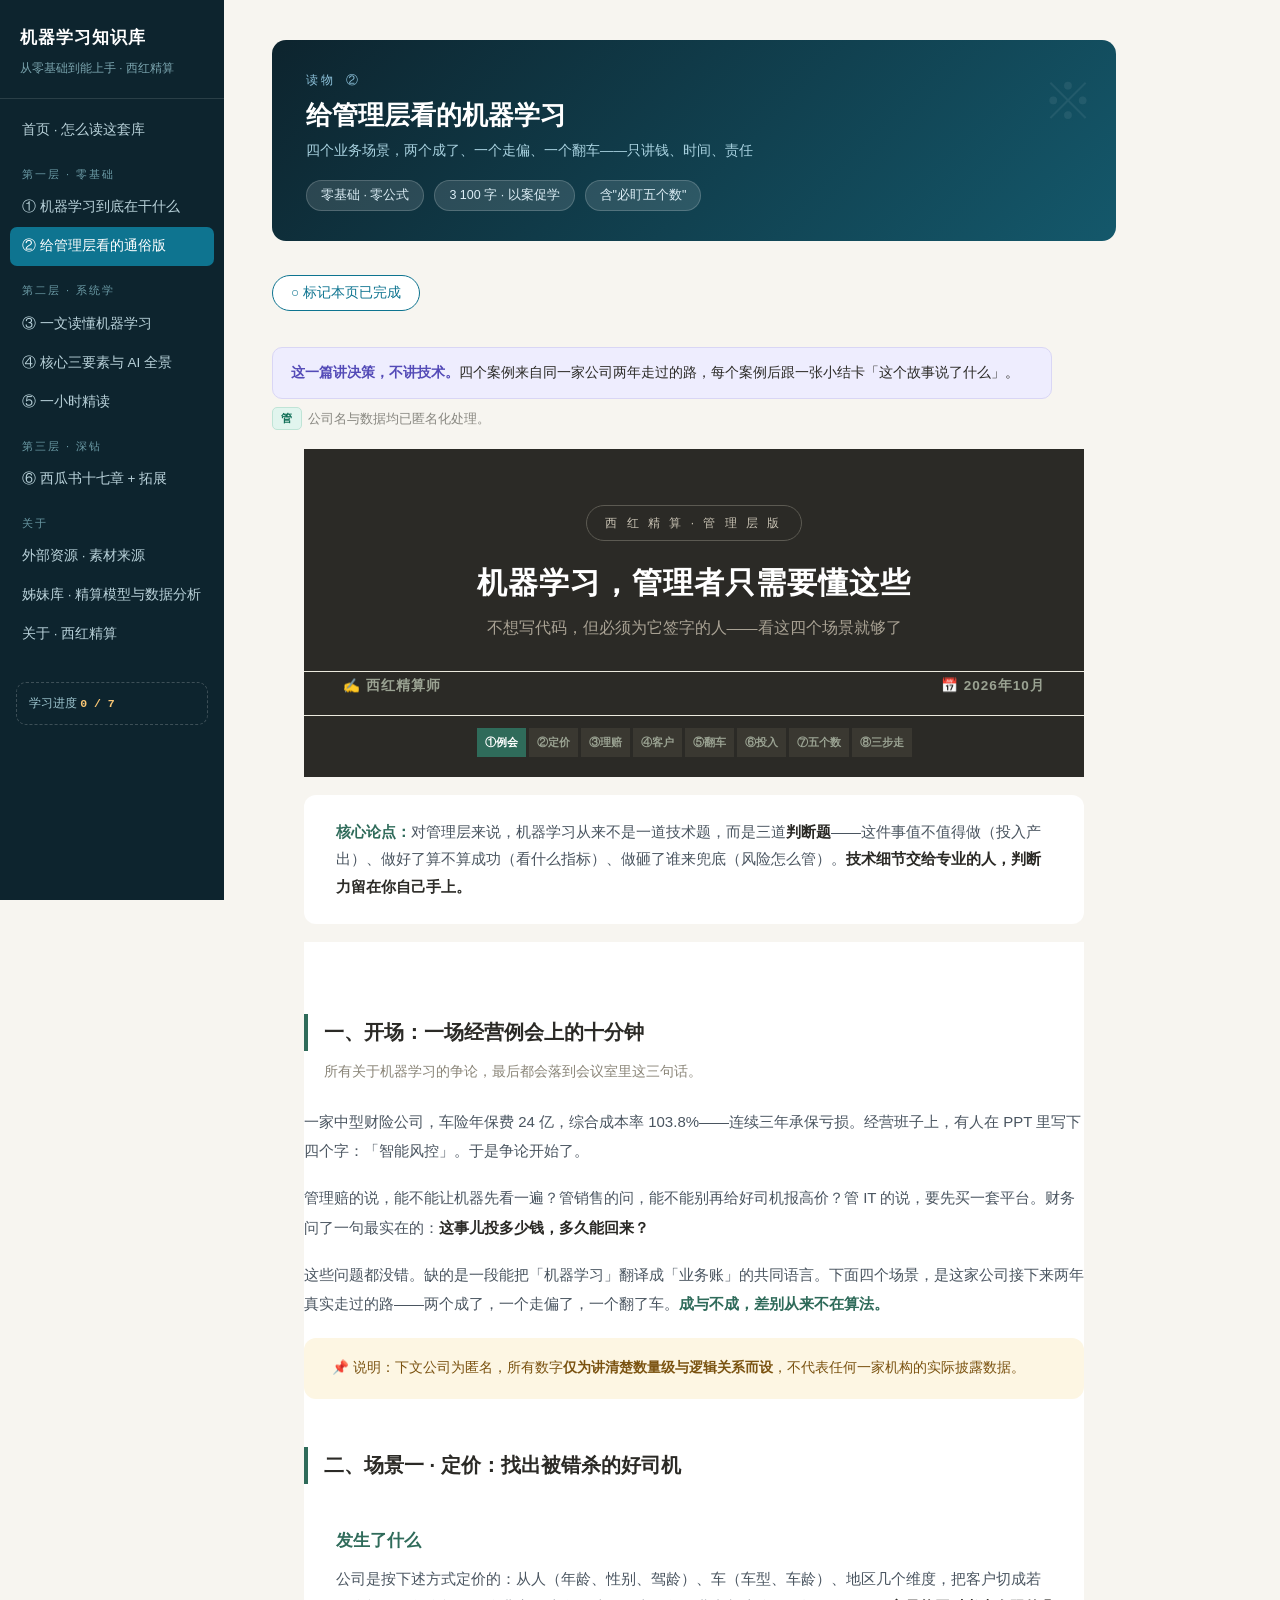
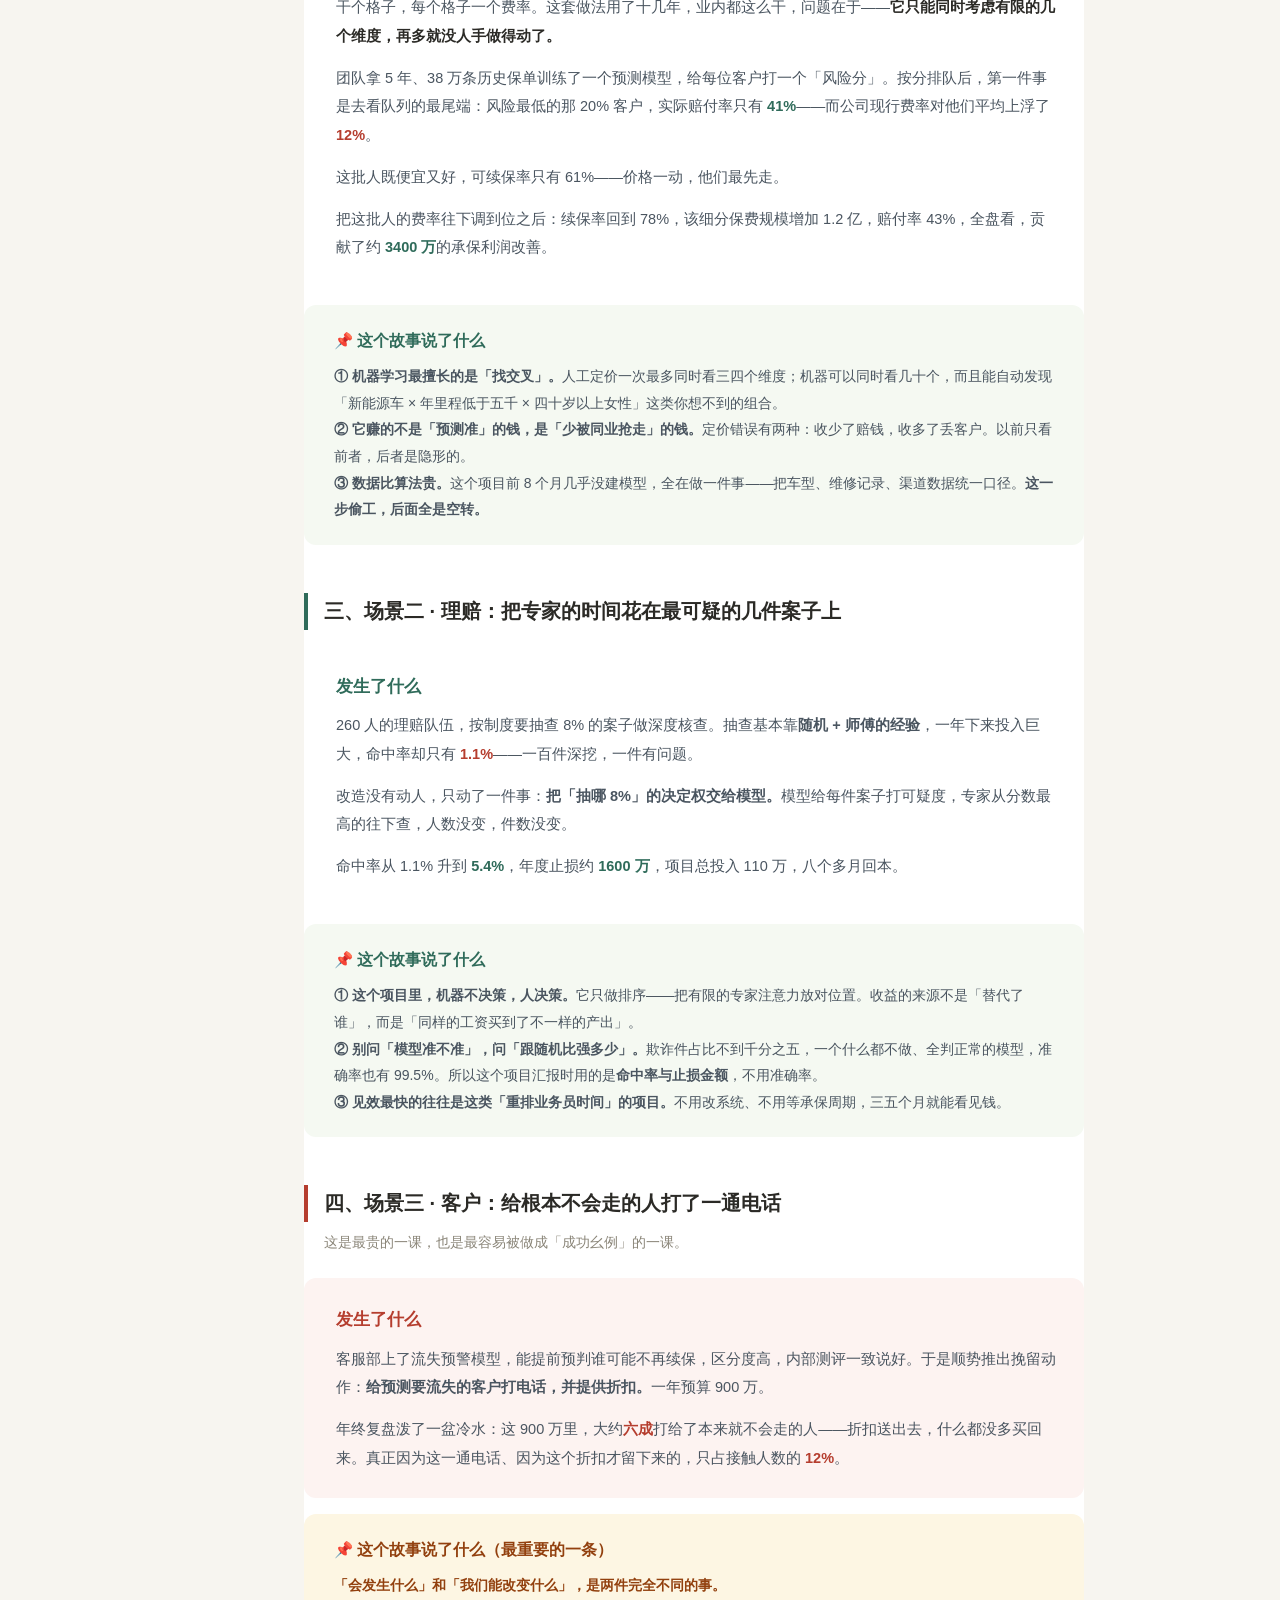
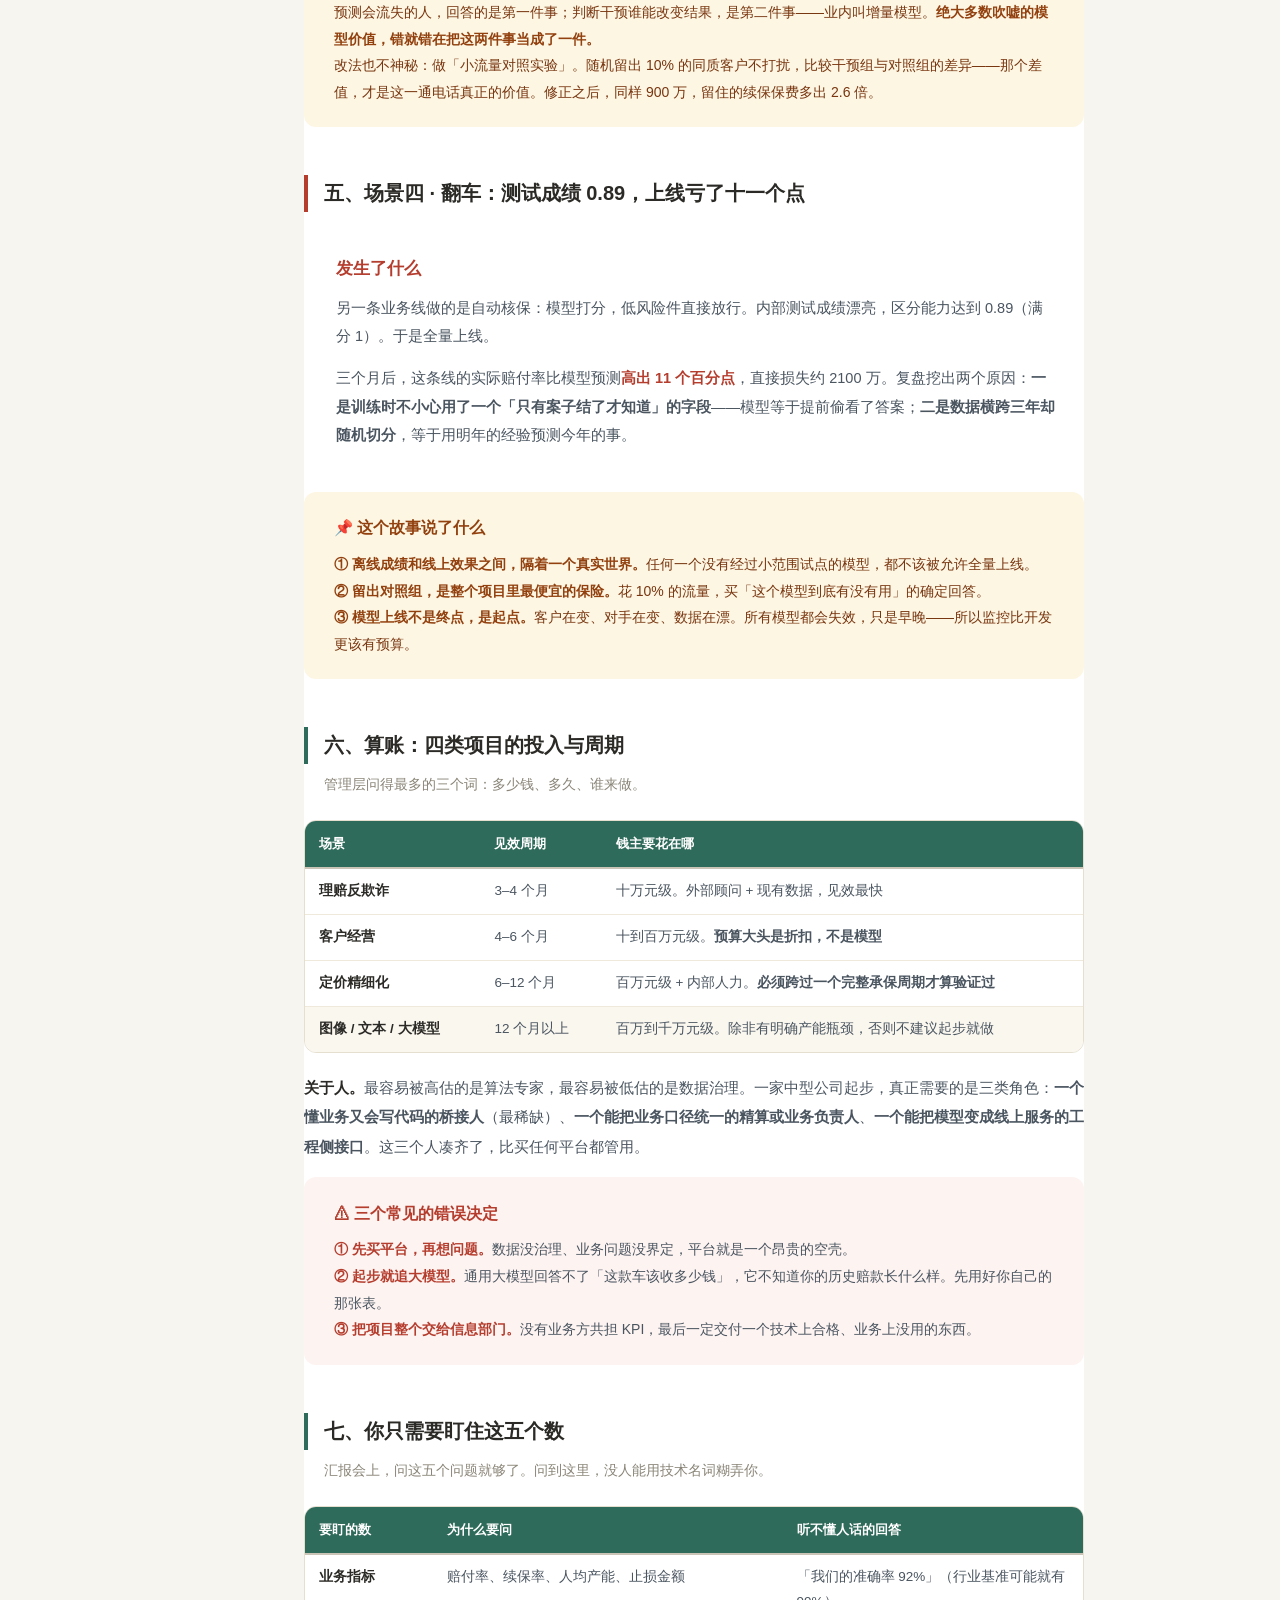
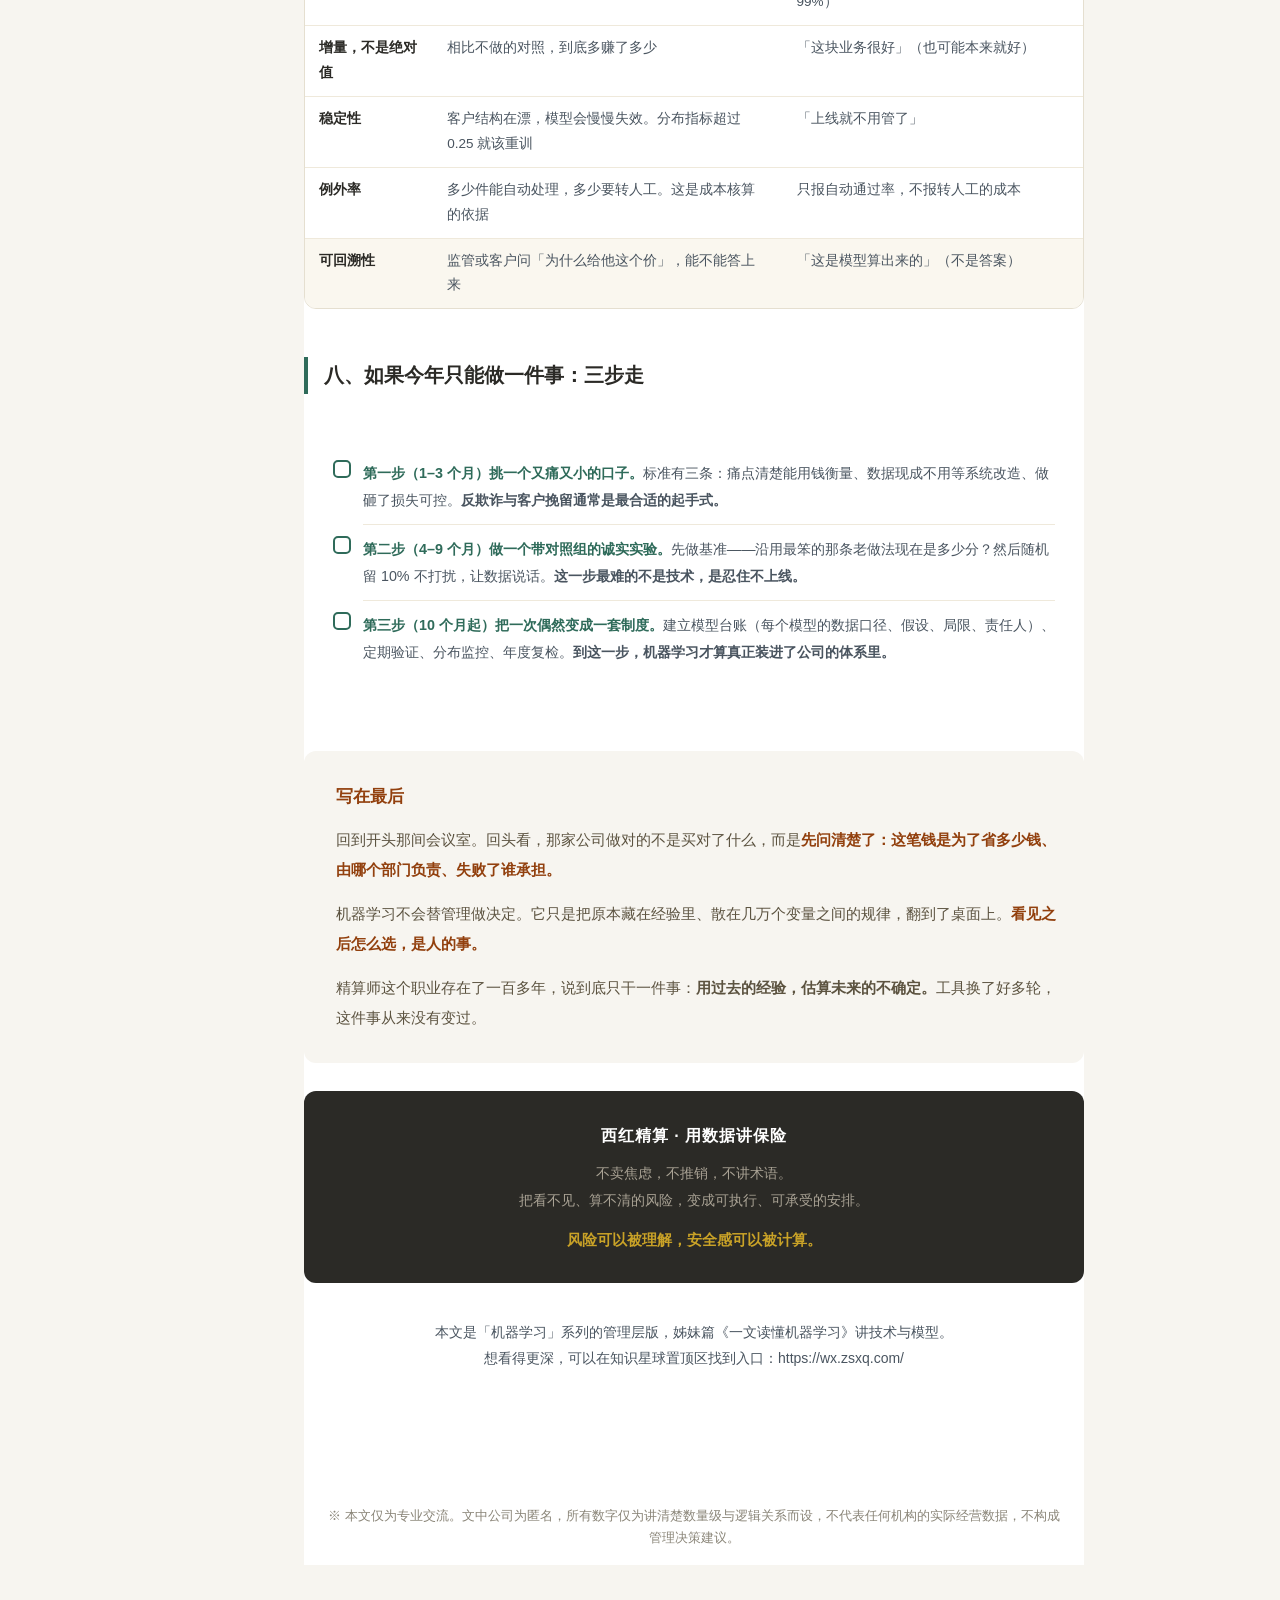
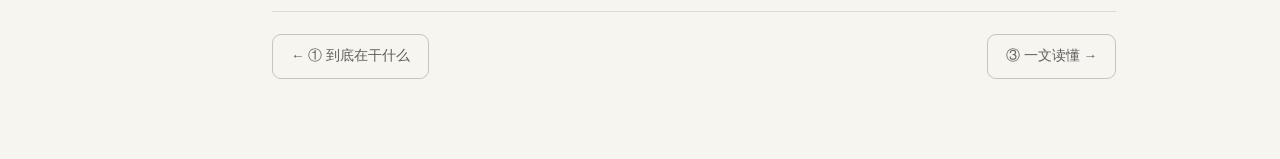
<file: mgmt.html>
<!DOCTYPE html>
<html lang="zh-CN">
<head>
<meta charset="UTF-8">
<meta name="viewport" content="width=device-width,initial-scale=1">
<title>给管理层看的机器学习｜机器学习知识库 · 西红精算</title>
<link rel="stylesheet" href="css/style.css">

</head>
<body>
<aside class="side">
  <div class="brand"><b>机器学习知识库</b><span>从零基础到能上手 · 西红精算</span></div>
  <nav>
    <a href="index.html">首页 · 怎么读这套库</a>
    <div class="grp">第一层 · 零基础</div>
    <a href="overview.html">① 机器学习到底在干什么</a>
    <a href="mgmt.html" class="on">② 给管理层看的通俗版</a>
    <div class="grp">第二层 · 系统学</div>
    <a href="onepage.html">③ 一文读懂机器学习</a>
    <a href="core.html">④ 核心三要素与 AI 全景</a>
    <a href="oneday.html">⑤ 一小时精读</a>
    <div class="grp">第三层 · 深钻</div>
    <a href="notes.html">⑥ 西瓜书十七章 + 拓展</a>
    <div class="grp">关于</div>
    <a href="resources.html">外部资源 · 素材来源</a>
    <a href="amkb.html">姊妹库 · 精算模型与数据分析</a>
    <a href="xihong.html">关于 · 西红精算</a>
  </nav>
  <div class="prog-mini">学习进度 <b>0 / 7</b></div>
</aside>

<main class="main">
  <div class="ch-head">
    <div class="no">读物 ②</div>
    <h1>给管理层看的机器学习</h1>
    <div class="sub">四个业务场景，两个成了、一个走偏、一个翻车——只讲钱、时间、责任</div>
    <div class="meta"><span>零基础 · 零公式</span><span>3 100 字 · 以案促学</span><span>含"必盯五个数"</span></div>
  </div>

  <button class="done-btn" data-id="mgmt">○ 标记本页已完成</button>

  <div class="tip" style="max-width:780px"><b>这一篇讲决策，不讲技术。</b>四个案例来自同一家公司两年走过的路，每个案例后跟一张小结卡「这个故事说了什么」。</div>

  <p style="max-width:780px;font-size:13px;color:#888780;margin:-6px 0 18px"><span class="src src-gui">管</span>公司名与数据均已匿名化处理。</p>

  <div class="art-wrap">


<!-- ============ HERO + 作者行 + 目录条 ============ -->
<table style="width:100%;background:#2b2a26;" cellpadding="0" cellspacing="0">
  <tr>
    <td style="padding:56px 32px 30px;text-align:center;">
      <span style="display:inline-block;padding:6px 18px;border:1px solid #5c5a52;border-radius:100px;font-size:12px;letter-spacing:3px;color:#c9c3b4;">西 红 精 算 · 管 理 层 版</span>
      <h1 style="font-size:30px;font-weight:800;letter-spacing:1px;color:#ffffff;line-height:1.45;margin:20px 0 10px;">机器学习，管理者只需要懂这些</h1>
      <p style="font-size:15.5px;color:#a9a294;max-width:660px;margin:0 auto;line-height:1.75;">不想写代码，但必须为它签字的人——看这四个场景就够了</p>
    </td>
  </tr>
  <tr>
    <td style="padding:2px 32px 16px;font-size:0;text-align:center;">
      <span style="display:inline-block;width:49%;font-size:13.5px;font-weight:600;letter-spacing:1px;color:#9aa292;text-align:left;">✍ 西红精算师</span><span style="display:inline-block;width:49%;font-size:13.5px;font-weight:600;letter-spacing:1px;color:#9aa292;text-align:right;white-space:nowrap;">📅 2026年10月</span>
    </td>
  </tr>
  <tr>
    <td style="padding:12px 12px 20px;text-align:center;border-top:1px solid #3d3b35;font-size:0;letter-spacing:0;">
      <span style="display:inline-block;padding:4px 8px;font-size:11px;font-weight:600;background:#2f6b5a;color:#ffffff;margin-right:3px;">①例会</span><span style="display:inline-block;padding:4px 8px;font-size:11px;font-weight:600;background:#3a3831;color:#9aa292;margin-right:3px;">②定价</span><span style="display:inline-block;padding:4px 8px;font-size:11px;font-weight:600;background:#3a3831;color:#9aa292;margin-right:3px;">③理赔</span><span style="display:inline-block;padding:4px 8px;font-size:11px;font-weight:600;background:#3a3831;color:#9aa292;margin-right:3px;">④客户</span><span style="display:inline-block;padding:4px 8px;font-size:11px;font-weight:600;background:#3a3831;color:#9aa292;margin-right:3px;">⑤翻车</span><span style="display:inline-block;padding:4px 8px;font-size:11px;font-weight:600;background:#3a3831;color:#9aa292;margin-right:3px;">⑥投入</span><span style="display:inline-block;padding:4px 8px;font-size:11px;font-weight:600;background:#3a3831;color:#9aa292;margin-right:3px;">⑦五个数</span><span style="display:inline-block;padding:4px 8px;font-size:11px;font-weight:600;background:#3a3831;color:#9aa292;">⑧三步走</span>
    </td>
  </tr>
</table>

<!-- ============ 核心论点 ============ -->
<table style="max-width:860px;margin:18px auto;background:#ffffff;border:1px solid #e5dfd0;border-left:4px solid #2f6b5a;border-radius:12px;" cellpadding="0" cellspacing="0">
  <tr>
    <td style="padding:22px 28px;font-size:15px;color:#4a5560;line-height:1.85;">
      <strong style="color:#2f6b5a;">核心论点：</strong>对管理层来说，机器学习从来不是一道技术题，而是三道<strong style="color:#2b2a26;">判断题</strong>——这件事值不值得做（投入产出）、做好了算不算成功（看什么指标）、做砸了谁来兜底（风险怎么管）。<strong style="color:#2b2a26;">技术细节交给专业的人，判断力留在你自己手上。</strong>
    </td>
  </tr>
</table>

<!-- ============ 正文容器 ============ -->
<table style="max-width:900px;margin:0 auto;padding:0 24px;" cellpadding="0" cellspacing="0">
  <tr>
    <td style="padding:32px 0 80px;">

      <!-- ===== 一、开场 ===== -->
      <p style="font-size:20px;font-weight:800;color:#2b2a26;margin:40px 0 8px 0;padding-left:16px;border-left:4px solid #2f6b5a;">一、开场：一场经营例会上的十分钟</p>
      <p style="font-size:14px;color:#8a8578;margin:0 0 22px 0;padding-left:20px;">所有关于机器学习的争论，最后都会落到会议室里这三句话。</p>

      <p style="font-size:15px;line-height:1.95;color:#4a5560;margin:0 0 18px 0;">
        一家中型财险公司，车险年保费 24 亿，综合成本率 103.8%——连续三年承保亏损。经营班子上，有人在 PPT 里写下四个字：「智能风控」。于是争论开始了。
      </p>
      <p style="font-size:15px;line-height:1.95;color:#4a5560;margin:0 0 18px 0;">
        管理赔的说，能不能让机器先看一遍？管销售的问，能不能别再给好司机报高价？管 IT 的说，要先买一套平台。财务问了一句最实在的：<strong style="color:#2b2a26;">这事儿投多少钱，多久能回来？</strong>
      </p>
      <p style="font-size:15px;line-height:1.95;color:#4a5560;margin:0 0 20px 0;">
        这些问题都没错。缺的是一段能把「机器学习」翻译成「业务账」的共同语言。下面四个场景，是这家公司接下来两年真实走过的路——两个成了，一个走偏了，一个翻了车。<strong style="color:#2f6b5a;">成与不成，差别从来不在算法。</strong>
      </p>

      <table style="width:100%;background:#fdf6e3;border-left:4px solid #bb8a1f;border-radius:12px;margin-bottom:8px;" cellpadding="0" cellspacing="0">
        <tr>
          <td style="padding:18px 24px;">
            <p style="font-size:13.5px;color:#7a5210;line-height:1.8;margin:0;">
              📌 说明：下文公司为匿名，所有数字<strong style="color:#7a5210;">仅为讲清楚数量级与逻辑关系而设</strong>，不代表任何一家机构的实际披露数据。
            </p>
          </td>
        </tr>
      </table>

      <!-- ===== 二、定价 ===== -->
      <p style="font-size:20px;font-weight:800;color:#2b2a26;margin:48px 0 8px 0;padding-left:16px;border-left:4px solid #2f6b5a;">二、场景一 · 定价：找出被错杀的好司机</p>

      <table style="width:100%;background:#ffffff;border:1px solid #e5dfd0;border-left:4px solid #2f6b5a;border-radius:12px;margin-bottom:16px;" cellpadding="0" cellspacing="0">
        <tr>
          <td style="padding:26px 28px;">
            <p style="font-size:16.5px;font-weight:800;color:#2f6b5a;margin:0 0 10px 0;">发生了什么</p>
            <p style="font-size:14.5px;color:#4a5560;line-height:1.95;margin:0 0 14px 0;">
              公司是按下述方式定价的：从人（年龄、性别、驾龄）、车（车型、车龄）、地区几个维度，把客户切成若干个格子，每个格子一个费率。这套做法用了十几年，业内都这么干，问题在于——<strong style="color:#2b2a26;">它只能同时考虑有限的几个维度，再多就没人手做得动了。</strong>
            </p>
            <p style="font-size:14.5px;color:#4a5560;line-height:1.95;margin:0 0 14px 0;">
              团队拿 5 年、38 万条历史保单训练了一个预测模型，给每位客户打一个「风险分」。按分排队后，第一件事是去看队列的最尾端：风险最低的那 20% 客户，实际赔付率只有 <strong style="color:#2f6b5a;">41%</strong>——而公司现行费率对他们平均上浮了 <strong style="color:#b53d2e;">12%</strong>。
            </p>
            <p style="font-size:14.5px;color:#4a5560;line-height:1.95;margin:0 0 14px 0;">
              这批人既便宜又好，可续保率只有 61%——价格一动，他们最先走。
            </p>
            <p style="font-size:14.5px;color:#4a5560;line-height:1.95;margin:0;">
              把这批人的费率往下调到位之后：续保率回到 78%，该细分保费规模增加 1.2 亿，赔付率 43%，全盘看，贡献了约 <strong style="color:#2f6b5a;">3400 万</strong>的承保利润改善。
            </p>
          </td>
        </tr>
      </table>

      <table style="width:100%;background:#f5f9f2;border-left:4px solid #2f6b5a;border-radius:12px;margin-bottom:20px;" cellpadding="0" cellspacing="0">
        <tr>
          <td style="padding:22px 26px;">
            <p style="font-size:15.5px;font-weight:800;color:#2f6b5a;margin:0 0 8px 0;">📌 这个故事说了什么</p>
            <p style="font-size:14px;color:#4a5560;line-height:1.9;margin:0;">
              <strong>① 机器学习最擅长的是「找交叉」。</strong>人工定价一次最多同时看三四个维度；机器可以同时看几十个，而且能自动发现「新能源车 × 年里程低于五千 × 四十岁以上女性」这类你想不到的组合。<br>
              <strong>② 它赚的不是「预测准」的钱，是「少被同业抢走」的钱。</strong>定价错误有两种：收少了赔钱，收多了丢客户。以前只看前者，后者是隐形的。<br>
              <strong>③ 数据比算法贵。</strong>这个项目前 8 个月几乎没建模型，全在做一件事——把车型、维修记录、渠道数据统一口径。<strong>这一步偷工，后面全是空转。</strong>
            </p>
          </td>
        </tr>
      </table>

      <!-- ===== 三、理赔 ===== -->
      <p style="font-size:20px;font-weight:800;color:#2b2a26;margin:48px 0 8px 0;padding-left:16px;border-left:4px solid #2f6b5a;">三、场景二 · 理赔：把专家的时间花在最可疑的几件案子上</p>

      <table style="width:100%;background:#ffffff;border:1px solid #e5dfd0;border-left:4px solid #2f6b5a;border-radius:12px;margin-bottom:16px;" cellpadding="0" cellspacing="0">
        <tr>
          <td style="padding:26px 28px;">
            <p style="font-size:16.5px;font-weight:800;color:#2f6b5a;margin:0 0 10px 0;">发生了什么</p>
            <p style="font-size:14.5px;color:#4a5560;line-height:1.95;margin:0 0 14px 0;">
              260 人的理赔队伍，按制度要抽查 8% 的案子做深度核查。抽查基本靠<strong>随机 + 师傅的经验</strong>，一年下来投入巨大，命中率却只有 <strong style="color:#b53d2e;">1.1%</strong>——一百件深挖，一件有问题。
            </p>
            <p style="font-size:14.5px;color:#4a5560;line-height:1.95;margin:0 0 14px 0;">
              改造没有动人，只动了一件事：<strong>把「抽哪 8%」的决定权交给模型。</strong>模型给每件案子打可疑度，专家从分数最高的往下查，人数没变，件数没变。
            </p>
            <p style="font-size:14.5px;color:#4a5560;line-height:1.95;margin:0;">
              命中率从 1.1% 升到 <strong style="color:#2f6b5a;">5.4%</strong>，年度止损约 <strong style="color:#2f6b5a;">1600 万</strong>，项目总投入 110 万，八个多月回本。
            </p>
          </td>
        </tr>
      </table>

      <table style="width:100%;background:#f5f9f2;border-left:4px solid #2f6b5a;border-radius:12px;margin-bottom:20px;" cellpadding="0" cellspacing="0">
        <tr>
          <td style="padding:22px 26px;">
            <p style="font-size:15.5px;font-weight:800;color:#2f6b5a;margin:0 0 8px 0;">📌 这个故事说了什么</p>
            <p style="font-size:14px;color:#4a5560;line-height:1.9;margin:0;">
              <strong>① 这个项目里，机器不决策，人决策。</strong>它只做排序——把有限的专家注意力放对位置。收益的来源不是「替代了谁」，而是「同样的工资买到了不一样的产出」。<br>
              <strong>② 别问「模型准不准」，问「跟随机比强多少」。</strong>欺诈件占比不到千分之五，一个什么都不做、全判正常的模型，准确率也有 99.5%。所以这个项目汇报时用的是<strong>命中率与止损金额</strong>，不用准确率。<br>
              <strong>③ 见效最快的往往是这类「重排业务员时间」的项目。</strong>不用改系统、不用等承保周期，三五个月就能看见钱。
            </p>
          </td>
        </tr>
      </table>

      <!-- ===== 四、客户 ===== -->
      <p style="font-size:20px;font-weight:800;color:#2b2a26;margin:48px 0 8px 0;padding-left:16px;border-left:4px solid #b53d2e;">四、场景三 · 客户：给根本不会走的人打了一通电话</p>
      <p style="font-size:14px;color:#8a8578;margin:0 0 22px 0;padding-left:20px;">这是最贵的一课，也是最容易被做成「成功幺例」的一课。</p>

      <table style="width:100%;background:#fdf3f1;border-left:4px solid #b53d2e;border-radius:12px;margin-bottom:16px;" cellpadding="0" cellspacing="0">
        <tr>
          <td style="padding:26px 28px;">
            <p style="font-size:16.5px;font-weight:800;color:#b53d2e;margin:0 0 10px 0;">发生了什么</p>
            <p style="font-size:14.5px;color:#4a5560;line-height:1.95;margin:0 0 14px 0;">
              客服部上了流失预警模型，能提前预判谁可能不再续保，区分度高，内部测评一致说好。于是顺势推出挽留动作：<strong>给预测要流失的客户打电话，并提供折扣。</strong>一年预算 900 万。
            </p>
            <p style="font-size:14.5px;color:#4a5560;line-height:1.95;margin:0;">
              年终复盘泼了一盆冷水：这 900 万里，大约<strong style="color:#b53d2e;">六成</strong>打给了本来就不会走的人——折扣送出去，什么都没多买回来。真正因为这一通电话、因为这个折扣才留下来的，只占接触人数的 <strong style="color:#b53d2e;">12%</strong>。
            </p>
          </td>
        </tr>
      </table>

      <table style="width:100%;background:#fdf6e3;border-left:4px solid #bb8a1f;border-radius:12px;margin-bottom:20px;" cellpadding="0" cellspacing="0">
        <tr>
          <td style="padding:22px 26px;">
            <p style="font-size:15.5px;font-weight:800;color:#92400e;margin:0 0 8px 0;">📌 这个故事说了什么（最重要的一条）</p>
            <p style="font-size:14px;color:#78350f;line-height:1.9;margin:0;">
              <strong style="color:#92400e;">「会发生什么」和「我们能改变什么」，是两件完全不同的事。</strong><br>
              预测会流失的人，回答的是第一件事；判断干预谁能改变结果，是第二件事——业内叫增量模型。<strong style="color:#92400e;">绝大多数吹嘘的模型价值，错就错在把这两件事当成了一件。</strong><br>
              改法也不神秘：做「小流量对照实验」。随机留出 10% 的同质客户不打扰，比较干预组与对照组的差异——那个差值，才是这一通电话真正的价值。修正之后，同样 900 万，留住的续保保费多出 2.6 倍。
            </p>
          </td>
        </tr>
      </table>

      <!-- ===== 五、翻车 ===== -->
      <p style="font-size:20px;font-weight:800;color:#2b2a26;margin:48px 0 8px 0;padding-left:16px;border-left:4px solid #b53d2e;">五、场景四 · 翻车：测试成绩 0.89，上线亏了十一个点</p>

      <table style="width:100%;background:#ffffff;border:1px solid #e5dfd0;border-left:4px solid #b53d2e;border-radius:12px;margin-bottom:16px;" cellpadding="0" cellspacing="0">
        <tr>
          <td style="padding:26px 28px;">
            <p style="font-size:16.5px;font-weight:800;color:#b53d2e;margin:0 0 10px 0;">发生了什么</p>
            <p style="font-size:14.5px;color:#4a5560;line-height:1.95;margin:0 0 14px 0;">
              另一条业务线做的是自动核保：模型打分，低风险件直接放行。内部测试成绩漂亮，区分能力达到 0.89（满分 1）。于是全量上线。
            </p>
            <p style="font-size:14.5px;color:#4a5560;line-height:1.95;margin:0;">
              三个月后，这条线的实际赔付率比模型预测<strong style="color:#b53d2e;">高出 11 个百分点</strong>，直接损失约 2100 万。复盘挖出两个原因：<strong>一是训练时不小心用了一个「只有案子结了才知道」的字段</strong>——模型等于提前偷看了答案；<strong>二是数据横跨三年却随机切分</strong>，等于用明年的经验预测今年的事。
            </p>
          </td>
        </tr>
      </table>

      <table style="width:100%;background:#fdf6e3;border-left:4px solid #bb8a1f;border-radius:12px;margin-bottom:20px;" cellpadding="0" cellspacing="0">
        <tr>
          <td style="padding:22px 26px;">
            <p style="font-size:15.5px;font-weight:800;color:#92400e;margin:0 0 8px 0;">📌 这个故事说了什么</p>
            <p style="font-size:14px;color:#78350f;line-height:1.9;margin:0;">
              <strong style="color:#92400e;">① 离线成绩和线上效果之间，隔着一个真实世界。</strong>任何一个没有经过小范围试点的模型，都不该被允许全量上线。<br>
              <strong style="color:#92400e;">② 留出对照组，是整个项目里最便宜的保险。</strong>花 10% 的流量，买「这个模型到底有没有用」的确定回答。<br>
              <strong style="color:#92400e;">③ 模型上线不是终点，是起点。</strong>客户在变、对手在变、数据在漂。所有模型都会失效，只是早晚——所以监控比开发更该有预算。
            </p>
          </td>
        </tr>
      </table>

      <!-- ===== 六、投入 ===== -->
      <p style="font-size:20px;font-weight:800;color:#2b2a26;margin:48px 0 8px 0;padding-left:16px;border-left:4px solid #2f6b5a;">六、算账：四类项目的投入与周期</p>
      <p style="font-size:14px;color:#8a8578;margin:0 0 22px 0;padding-left:20px;">管理层问得最多的三个词：多少钱、多久、谁来做。</p>

      <table style="width:100%;border-collapse:separate;border-spacing:0;border:1px solid #e5dfd0;border-radius:12px;margin-bottom:20px;overflow:hidden;" cellpadding="0" cellspacing="0">
        <thead>
          <tr>
            <th style="background:#2f6b5a;color:#ffffff;font-size:13px;font-weight:700;padding:11px 14px;text-align:left;">场景</th>
            <th style="background:#2f6b5a;color:#ffffff;font-size:13px;font-weight:700;padding:11px 14px;text-align:left;">见效周期</th>
            <th style="background:#2f6b5a;color:#ffffff;font-size:13px;font-weight:700;padding:11px 14px;text-align:left;">钱主要花在哪</th>
          </tr>
        </thead>
        <tbody>
          <tr>
            <td style="font-size:13.5px;padding:10px 14px;color:#2b2a26;border-bottom:1px solid #efe9db;font-weight:600;">理赔反欺诈</td>
            <td style="font-size:13.5px;padding:10px 14px;color:#4a5560;border-bottom:1px solid #efe9db;">3–4 个月</td>
            <td style="font-size:13.5px;padding:10px 14px;color:#4a5560;border-bottom:1px solid #efe9db;">十万元级。外部顾问 + 现有数据，见效最快</td>
          </tr>
          <tr>
            <td style="font-size:13.5px;padding:10px 14px;color:#2b2a26;border-bottom:1px solid #efe9db;font-weight:600;">客户经营</td>
            <td style="font-size:13.5px;padding:10px 14px;color:#4a5560;border-bottom:1px solid #efe9db;">4–6 个月</td>
            <td style="font-size:13.5px;padding:10px 14px;color:#4a5560;border-bottom:1px solid #efe9db;">十到百万元级。<strong>预算大头是折扣，不是模型</strong></td>
          </tr>
          <tr>
            <td style="font-size:13.5px;padding:10px 14px;color:#2b2a26;border-bottom:1px solid #efe9db;font-weight:600;">定价精细化</td>
            <td style="font-size:13.5px;padding:10px 14px;color:#4a5560;border-bottom:1px solid #efe9db;">6–12 个月</td>
            <td style="font-size:13.5px;padding:10px 14px;color:#4a5560;border-bottom:1px solid #efe9db;">百万元级 + 内部人力。<strong>必须跨过一个完整承保周期才算验证过</strong></td>
          </tr>
          <tr>
            <td style="font-size:13.5px;padding:10px 14px;color:#2b2a26;border-bottom:none;font-weight:600;background:#faf7ef;">图像 / 文本 / 大模型</td>
            <td style="font-size:13.5px;padding:10px 14px;color:#4a5560;border-bottom:none;background:#faf7ef;">12 个月以上</td>
            <td style="font-size:13.5px;padding:10px 14px;color:#4a5560;border-bottom:none;background:#faf7ef;">百万到千万元级。除非有明确产能瓶颈，否则不建议起步就做</td>
          </tr>
        </tbody>
      </table>

      <p style="font-size:15px;line-height:1.95;color:#4a5560;margin:0 0 16px 0;">
        <strong style="color:#2b2a26;">关于人。</strong>最容易被高估的是算法专家，最容易被低估的是数据治理。一家中型公司起步，真正需要的是三类角色：<strong>一个懂业务又会写代码的桥接人</strong>（最稀缺）、<strong>一个能把业务口径统一的精算或业务负责人</strong>、<strong>一个能把模型变成线上服务的工程侧接口</strong>。这三个人凑齐了，比买任何平台都管用。
      </p>

      <table style="width:100%;background:#fdf3f1;border-left:4px solid #b53d2e;border-radius:12px;margin-bottom:20px;" cellpadding="0" cellspacing="0">
        <tr>
          <td style="padding:22px 26px;">
            <p style="font-size:16px;font-weight:800;color:#b53d2e;margin:0 0 8px 0;">⚠ 三个常见的错误决定</p>
            <p style="font-size:14px;color:#4a5560;line-height:1.9;margin:0;">
              <strong style="color:#b53d2e;">① 先买平台，再想问题。</strong>数据没治理、业务问题没界定，平台就是一个昂贵的空壳。<br>
              <strong style="color:#b53d2e;">② 起步就追大模型。</strong>通用大模型回答不了「这款车该收多少钱」，它不知道你的历史赔款长什么样。先用好你自己的那张表。<br>
              <strong style="color:#b53d2e;">③ 把项目整个交给信息部门。</strong>没有业务方共担 KPI，最后一定交付一个技术上合格、业务上没用的东西。
            </p>
          </td>
        </tr>
      </table>

      <!-- ===== 七、五个数 ===== -->
      <p style="font-size:20px;font-weight:800;color:#2b2a26;margin:48px 0 8px 0;padding-left:16px;border-left:4px solid #2f6b5a;">七、你只需要盯住这五个数</p>
      <p style="font-size:14px;color:#8a8578;margin:0 0 22px 0;padding-left:20px;">汇报会上，问这五个问题就够了。问到这里，没人能用技术名词糊弄你。</p>

      <table style="width:100%;border-collapse:separate;border-spacing:0;border:1px solid #e5dfd0;border-radius:12px;margin-bottom:20px;overflow:hidden;" cellpadding="0" cellspacing="0">
        <thead>
          <tr>
            <th style="background:#2f6b5a;color:#ffffff;font-size:13px;font-weight:700;padding:11px 14px;text-align:left;">要盯的数</th>
            <th style="background:#2f6b5a;color:#ffffff;font-size:13px;font-weight:700;padding:11px 14px;text-align:left;">为什么要问</th>
            <th style="background:#2f6b5a;color:#ffffff;font-size:13px;font-weight:700;padding:11px 14px;text-align:left;">听不懂人话的回答</th>
          </tr>
        </thead>
        <tbody>
          <tr>
            <td style="font-size:13.5px;padding:10px 14px;color:#2b2a26;border-bottom:1px solid #efe9db;font-weight:600;">业务指标</td>
            <td style="font-size:13.5px;padding:10px 14px;color:#4a5560;border-bottom:1px solid #efe9db;">赔付率、续保率、人均产能、止损金额</td>
            <td style="font-size:13.5px;padding:10px 14px;color:#4a5560;border-bottom:1px solid #efe9db;">「我们的准确率 92%」（行业基准可能就有 99%）</td>
          </tr>
          <tr>
            <td style="font-size:13.5px;padding:10px 14px;color:#2b2a26;border-bottom:1px solid #efe9db;font-weight:600;">增量，不是绝对值</td>
            <td style="font-size:13.5px;padding:10px 14px;color:#4a5560;border-bottom:1px solid #efe9db;">相比不做的对照，到底多赚了多少</td>
            <td style="font-size:13.5px;padding:10px 14px;color:#4a5560;border-bottom:1px solid #efe9db;">「这块业务很好」（也可能本来就好）</td>
          </tr>
          <tr>
            <td style="font-size:13.5px;padding:10px 14px;color:#2b2a26;border-bottom:1px solid #efe9db;font-weight:600;">稳定性</td>
            <td style="font-size:13.5px;padding:10px 14px;color:#4a5560;border-bottom:1px solid #efe9db;">客户结构在漂，模型会慢慢失效。分布指标超过 0.25 就该重训</td>
            <td style="font-size:13.5px;padding:10px 14px;color:#4a5560;border-bottom:1px solid #efe9db;">「上线就不用管了」</td>
          </tr>
          <tr>
            <td style="font-size:13.5px;padding:10px 14px;color:#2b2a26;border-bottom:1px solid #efe9db;font-weight:600;">例外率</td>
            <td style="font-size:13.5px;padding:10px 14px;color:#4a5560;border-bottom:1px solid #efe9db;">多少件能自动处理，多少要转人工。这是成本核算的依据</td>
            <td style="font-size:13.5px;padding:10px 14px;color:#4a5560;border-bottom:1px solid #efe9db;">只报自动通过率，不报转人工的成本</td>
          </tr>
          <tr>
            <td style="font-size:13.5px;padding:10px 14px;color:#2b2a26;border-bottom:none;font-weight:600;background:#faf7ef;">可回溯性</td>
            <td style="font-size:13.5px;padding:10px 14px;color:#4a5560;border-bottom:none;background:#faf7ef;">监管或客户问「为什么给他这个价」，能不能答上来</td>
            <td style="font-size:13.5px;padding:10px 14px;color:#4a5560;border-bottom:none;background:#faf7ef;">「这是模型算出来的」（不是答案）</td>
          </tr>
        </tbody>
      </table>

      <!-- ===== 八、三步走 ===== -->
      <p style="font-size:20px;font-weight:800;color:#2b2a26;margin:48px 0 8px 0;padding-left:16px;border-left:4px solid #2f6b5a;">八、如果今年只能做一件事：三步走</p>

      <table style="width:100%;background:#ffffff;border:1px solid #e5dfd0;border-radius:12px;margin-bottom:20px;" cellpadding="0" cellspacing="0">
        <tr>
          <td style="padding:26px 28px;">
            <table style="width:100%;" cellpadding="0" cellspacing="0">
              <tr>
                <td style="width:22px;vertical-align:top;padding:11px 12px 11px 0;"><div style="width:18px;height:18px;border:2px solid #2f6b5a;border-radius:5px;"></div></td>
                <td style="vertical-align:top;padding:11px 0;font-size:14.3px;color:#4a5560;line-height:1.85;border-bottom:1px solid #efe9db;"><span style="font-weight:700;color:#2f6b5a;">第一步（1–3 个月）挑一个又痛又小的口子。</span>标准有三条：痛点清楚能用钱衡量、数据现成不用等系统改造、做砸了损失可控。<strong>反欺诈与客户挽留通常是最合适的起手式。</strong></td>
              </tr>
              <tr>
                <td style="width:22px;vertical-align:top;padding:11px 12px 11px 0;"><div style="width:18px;height:18px;border:2px solid #2f6b5a;border-radius:5px;"></div></td>
                <td style="vertical-align:top;padding:11px 0;font-size:14.3px;color:#4a5560;line-height:1.85;border-bottom:1px solid #efe9db;"><span style="font-weight:700;color:#2f6b5a;">第二步（4–9 个月）做一个带对照组的诚实实验。</span>先做基准——沿用最笨的那条老做法现在是多少分？然后随机留 10% 不打扰，让数据说话。<strong>这一步最难的不是技术，是忍住不上线。</strong></td>
              </tr>
              <tr>
                <td style="width:22px;vertical-align:top;padding:11px 12px 11px 0;"><div style="width:18px;height:18px;border:2px solid #2f6b5a;border-radius:5px;"></div></td>
                <td style="vertical-align:top;padding:11px 0;font-size:14.3px;color:#4a5560;line-height:1.85;"><span style="font-weight:700;color:#2f6b5a;">第三步（10 个月起）把一次偶然变成一套制度。</span>建立模型台账（每个模型的数据口径、假设、局限、责任人）、定期验证、分布监控、年度复检。<strong>到这一步，机器学习才算真正装进了公司的体系里。</strong></td>
              </tr>
            </table>
          </td>
        </tr>
      </table>

      <!-- ===== 结尾 ===== -->
      <table style="width:100%;background:#f7f5f0;border-left:4px solid #bb8a1f;border-radius:12px;margin:34px 0 0 0;" cellpadding="0" cellspacing="0">
        <tr>
          <td style="padding:30px 28px;">
            <p style="font-size:17px;font-weight:800;color:#92400e;margin:0 0 12px 0;">写在最后</p>
            <p style="font-size:15px;color:#5c5340;line-height:2;margin:0 0 14px 0;">
              回到开头那间会议室。回头看，那家公司做对的不是买对了什么，而是<strong style="color:#92400e;">先问清楚了：这笔钱是为了省多少钱、由哪个部门负责、失败了谁承担。</strong>
            </p>
            <p style="font-size:15px;color:#5c5340;line-height:2;margin:0 0 14px 0;">
              机器学习不会替管理做决定。它只是把原本藏在经验里、散在几万个变量之间的规律，翻到了桌面上。<strong style="color:#92400e;">看见之后怎么选，是人的事。</strong>
            </p>
            <p style="font-size:15px;color:#5c5340;line-height:2;margin:0;">
              精算师这个职业存在了一百多年，说到底只干一件事：<strong>用过去的经验，估算未来的不确定。</strong>工具换了好多轮，这件事从来没有变过。
            </p>
          </td>
        </tr>
      </table>

      <!-- ===== 品牌卡 ===== -->
      <table style="width:100%;background:#2b2a26;border-radius:12px;margin-top:28px;" cellpadding="0" cellspacing="0">
        <tr>
          <td style="padding:30px 28px;text-align:center;">
            <p style="font-size:16px;font-weight:800;color:#ffffff;margin:0 0 10px 0;letter-spacing:1px;">西红精算 · 用数据讲保险</p>
            <p style="font-size:14px;color:#a9a294;line-height:1.9;margin:0 0 14px 0;">
              不卖焦虑，不推销，不讲术语。<br>把看不见、算不清的风险，变成可执行、可承受的安排。
            </p>
            <p style="font-size:14.5px;color:#c9a227;font-weight:700;line-height:1.8;margin:0;">
              风险可以被理解，安全感可以被计算。
            </p>
          </td>
        </tr>
      </table>

      <table style="width:100%;background:#ffffff;border:1px solid #e5dfd0;border-radius:12px;margin-top:14px;" cellpadding="0" cellspacing="0">
        <tr>
          <td style="padding:22px 26px;text-align:center;">
            <p style="font-size:14px;color:#4a5560;line-height:1.85;margin:0;">
              本文是「机器学习」系列的管理层版，姊妹篇《一文读懂机器学习》讲技术与模型。<br>
              想看得更深，可以在知识星球置顶区找到入口：https://wx.zsxq.com/
            </p>
          </td>
        </tr>
      </table>

    </td>
  </tr>
</table>

<!-- ============ 页脚 ============ -->
<table style="max-width:860px;margin:0 auto 32px;" cellpadding="0" cellspacing="0">
  <tr>
    <td style="padding:16px 24px;text-align:center;font-size:13px;color:#8a8578;line-height:1.7;">
      ※ 本文仅为专业交流。文中公司为匿名，所有数字仅为讲清楚数量级与逻辑关系而设，不代表任何机构的实际经营数据，不构成管理决策建议。
    </td>
  </tr>
</table>


  </div>

  <div class="pager">
    <a href="overview.html">← ① 到底在干什么</a>
    <a href="onepage.html">③ 一文读懂 →</a>
  </div>
</main>

<script src="js/kb.js"></script>
</body>
</html>
</file>
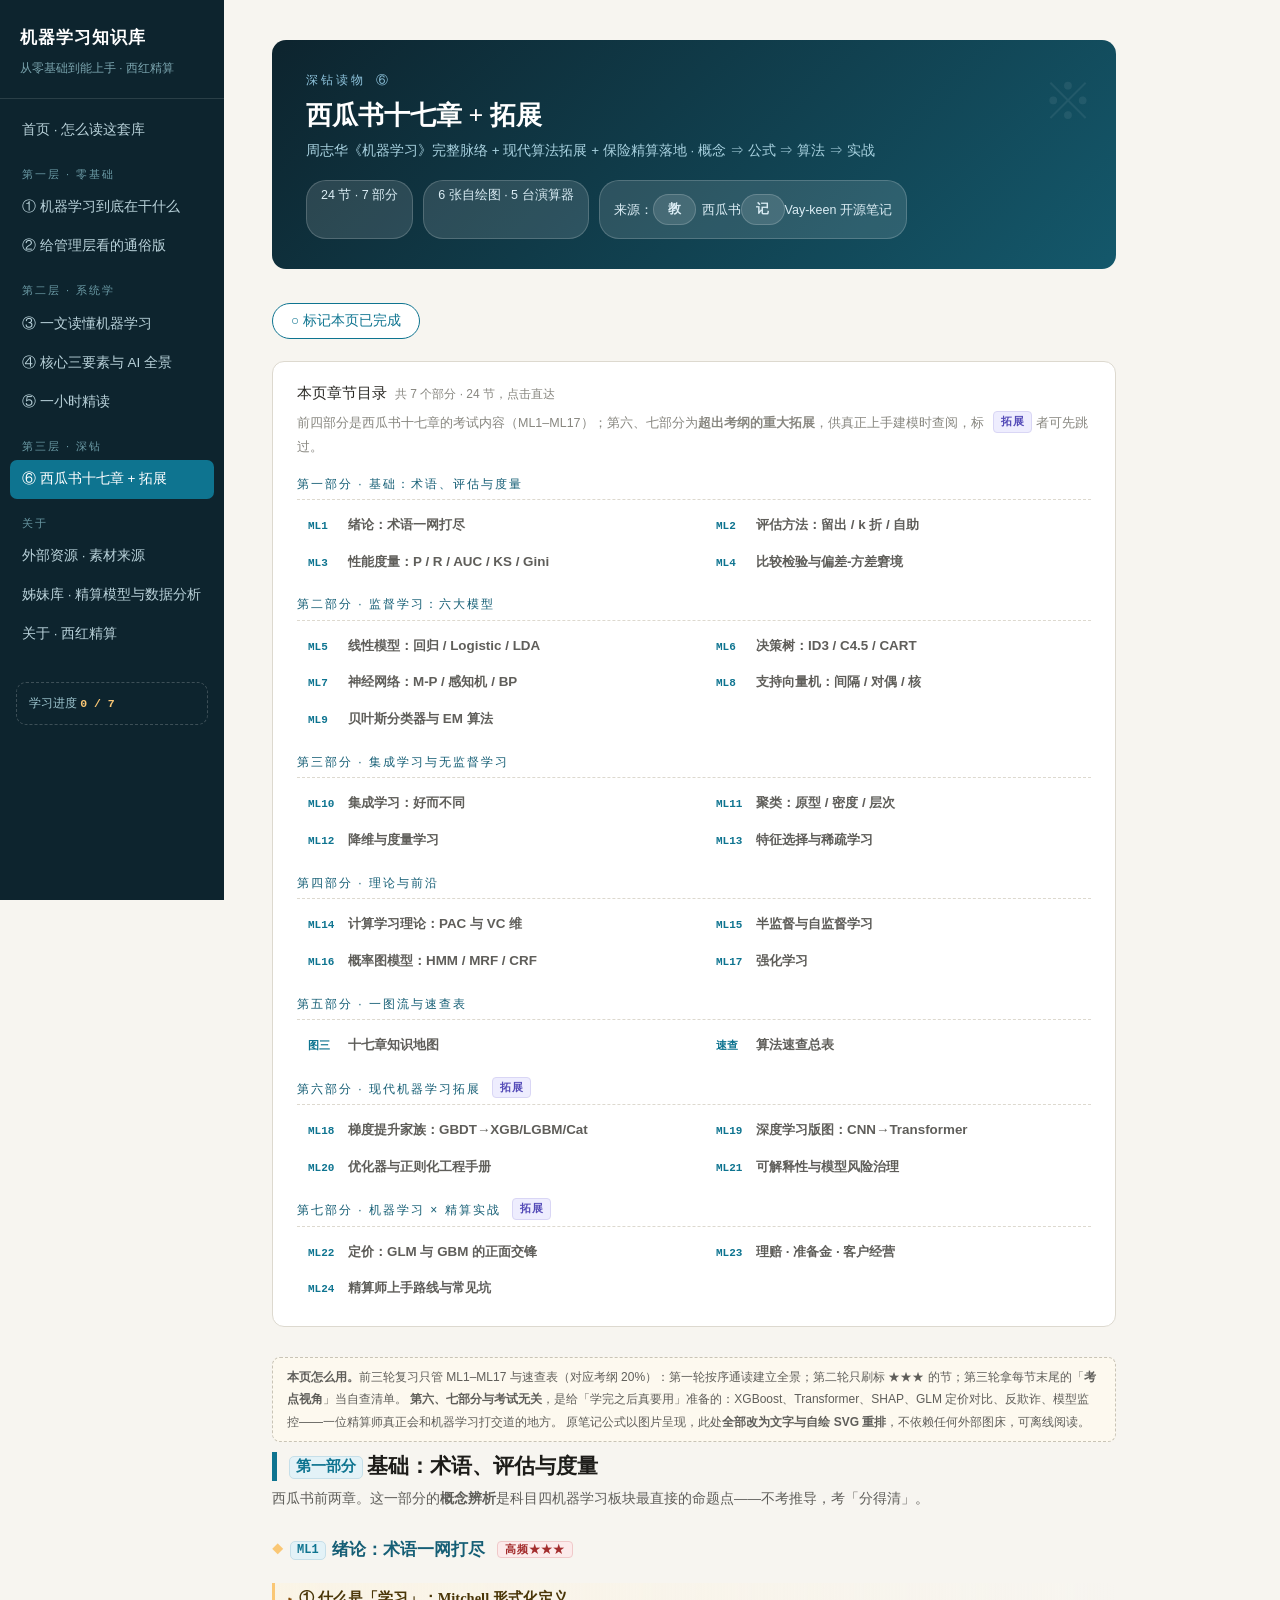
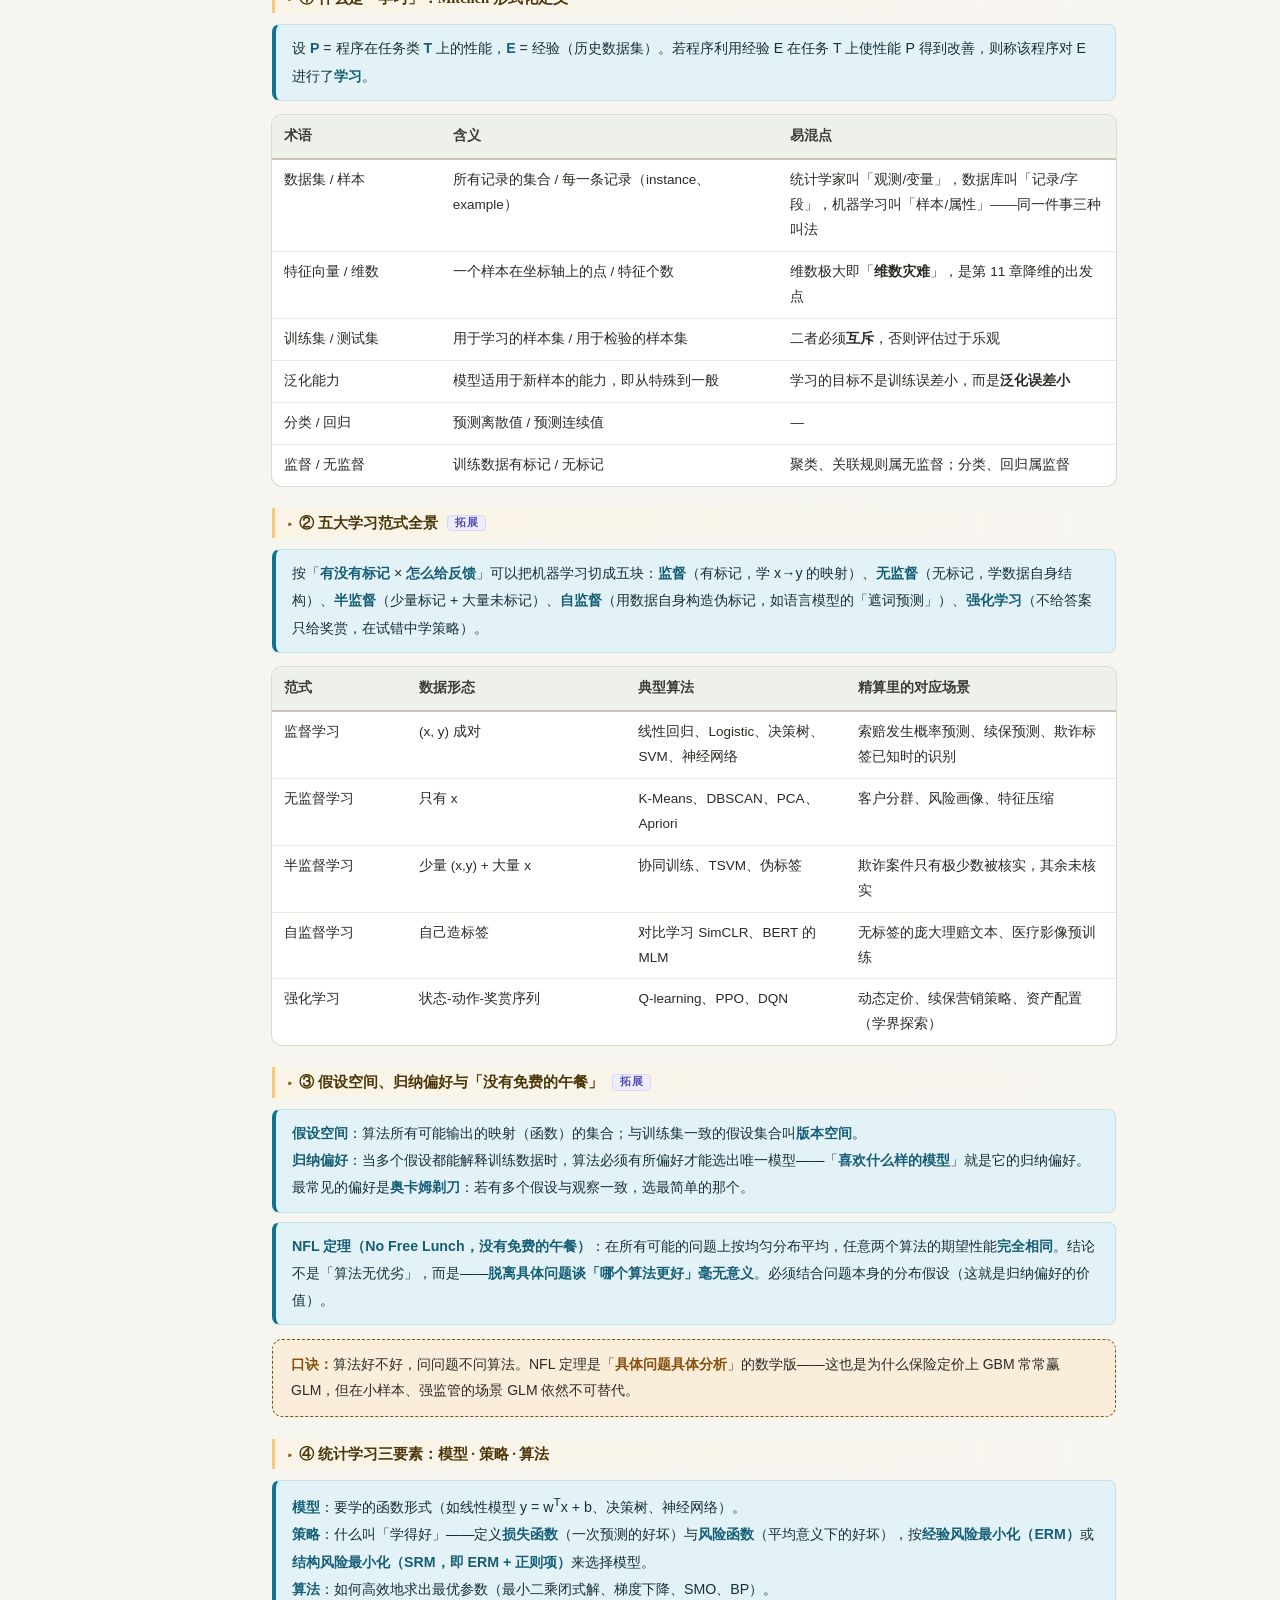
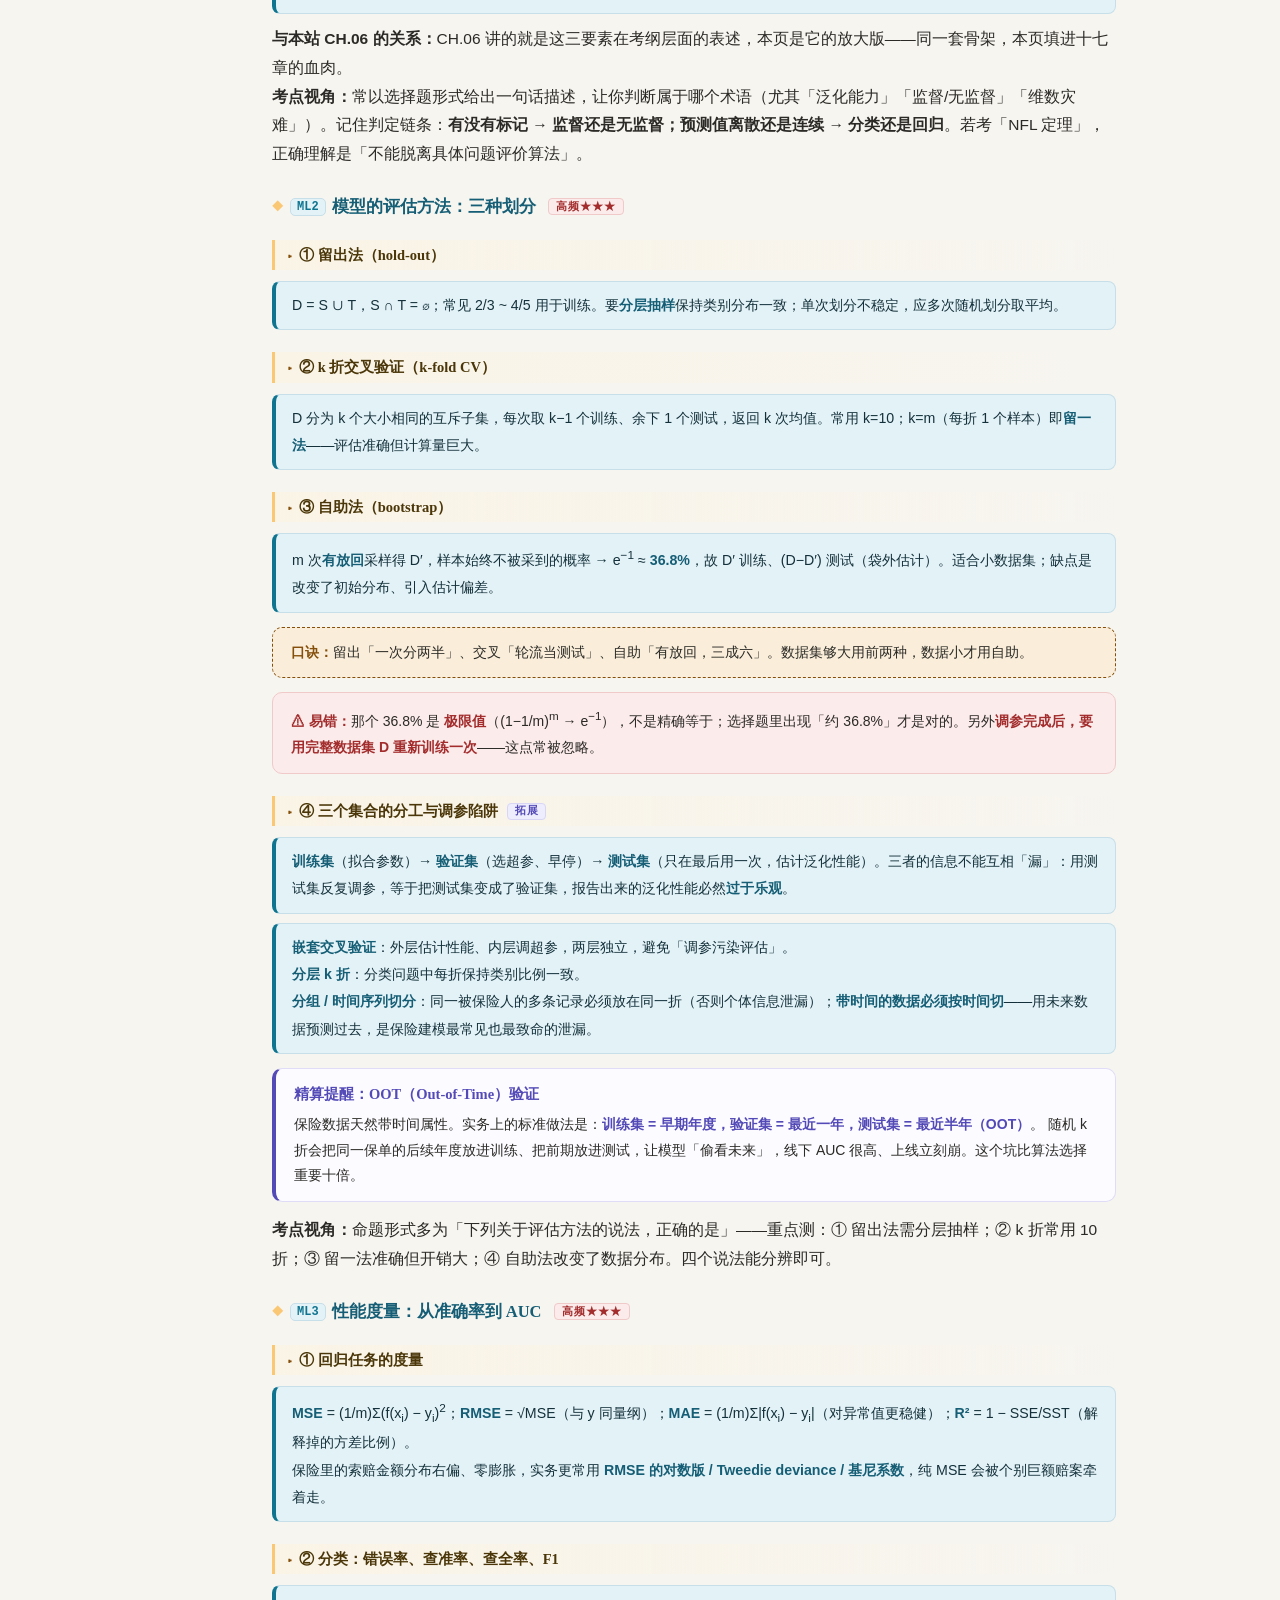
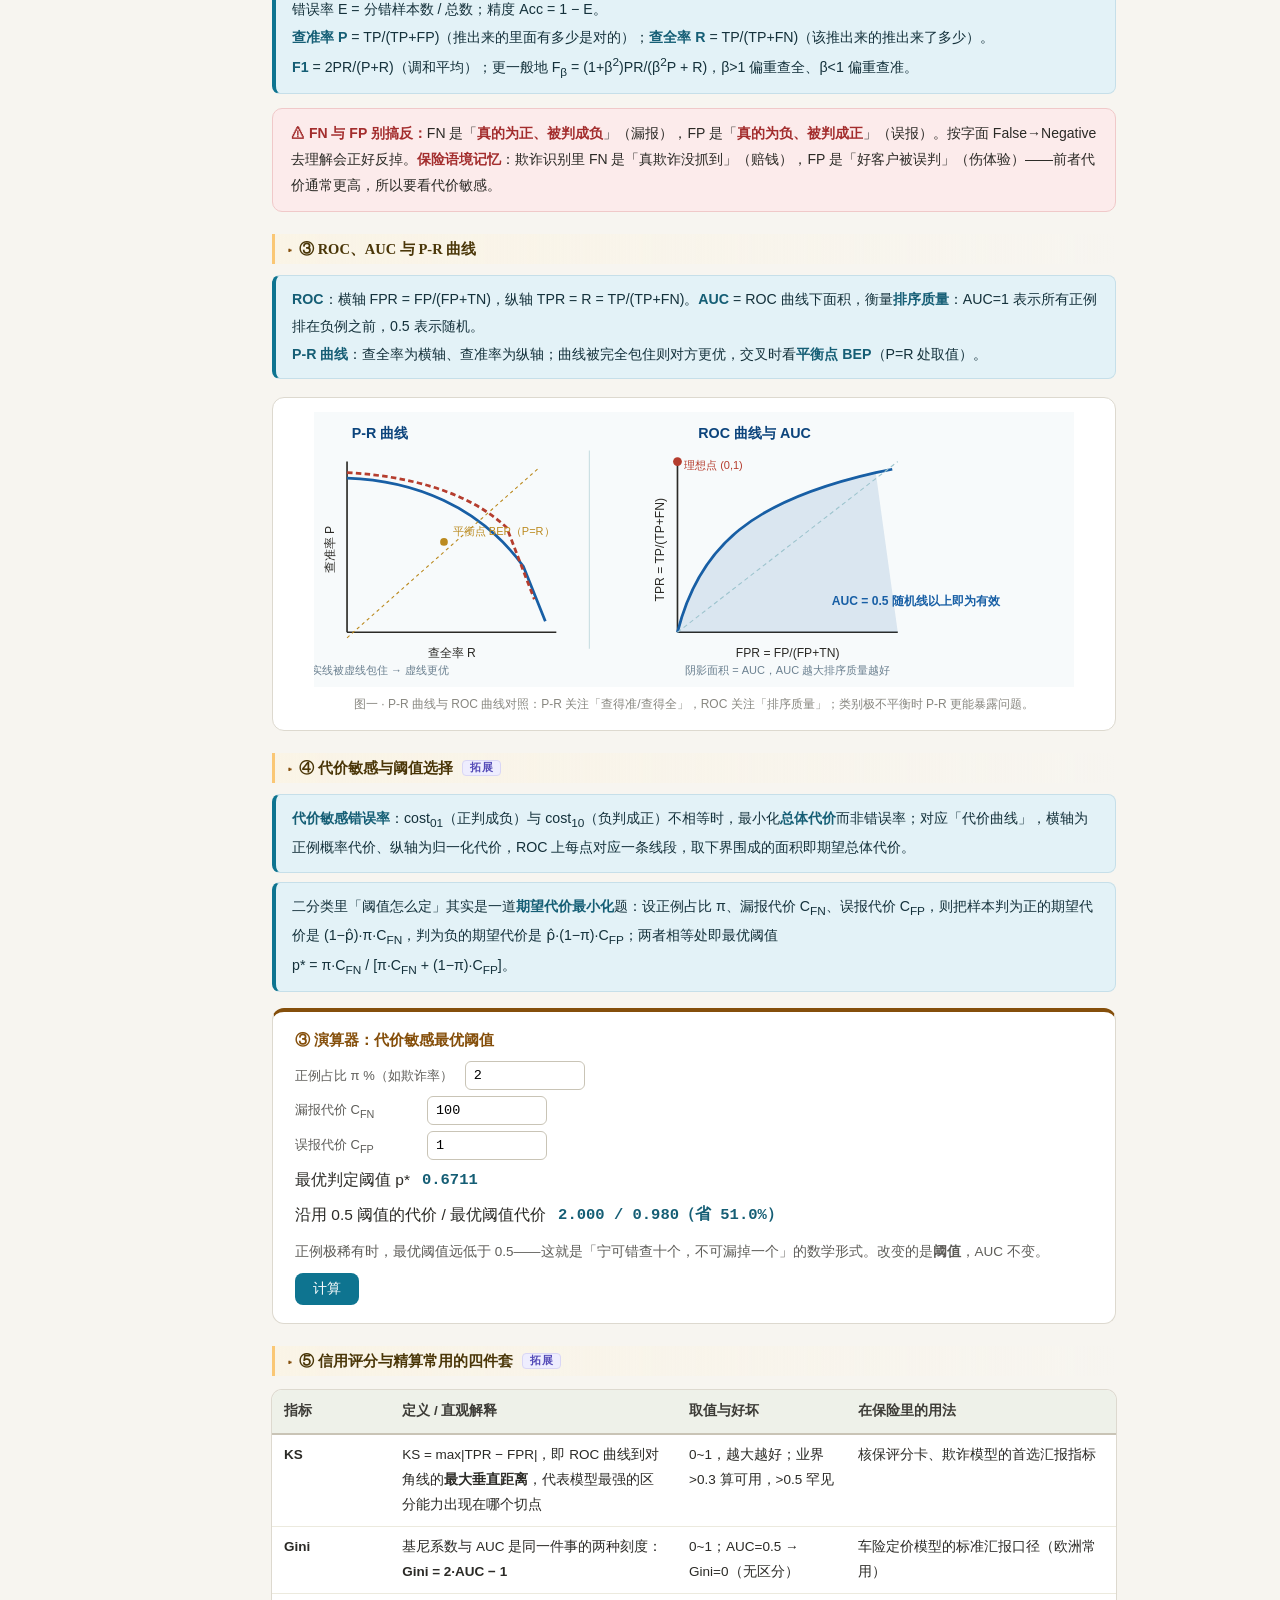
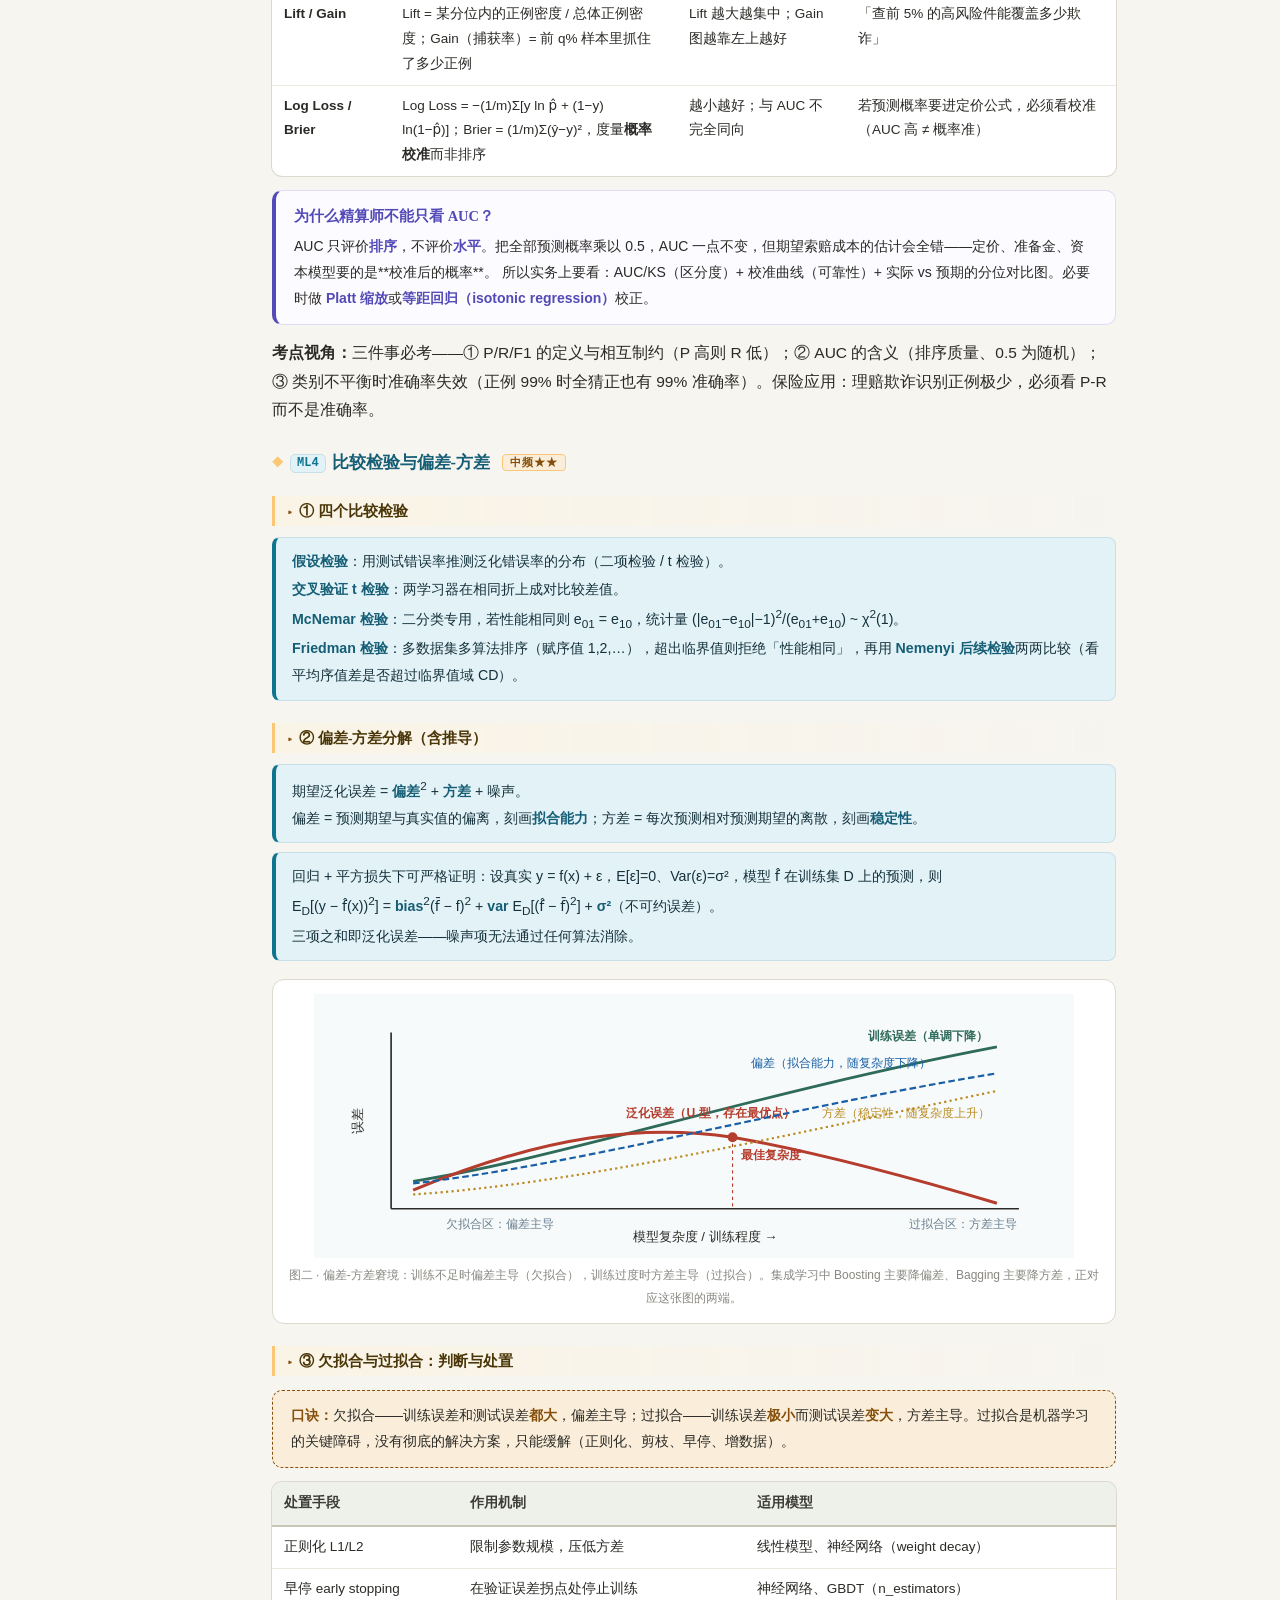
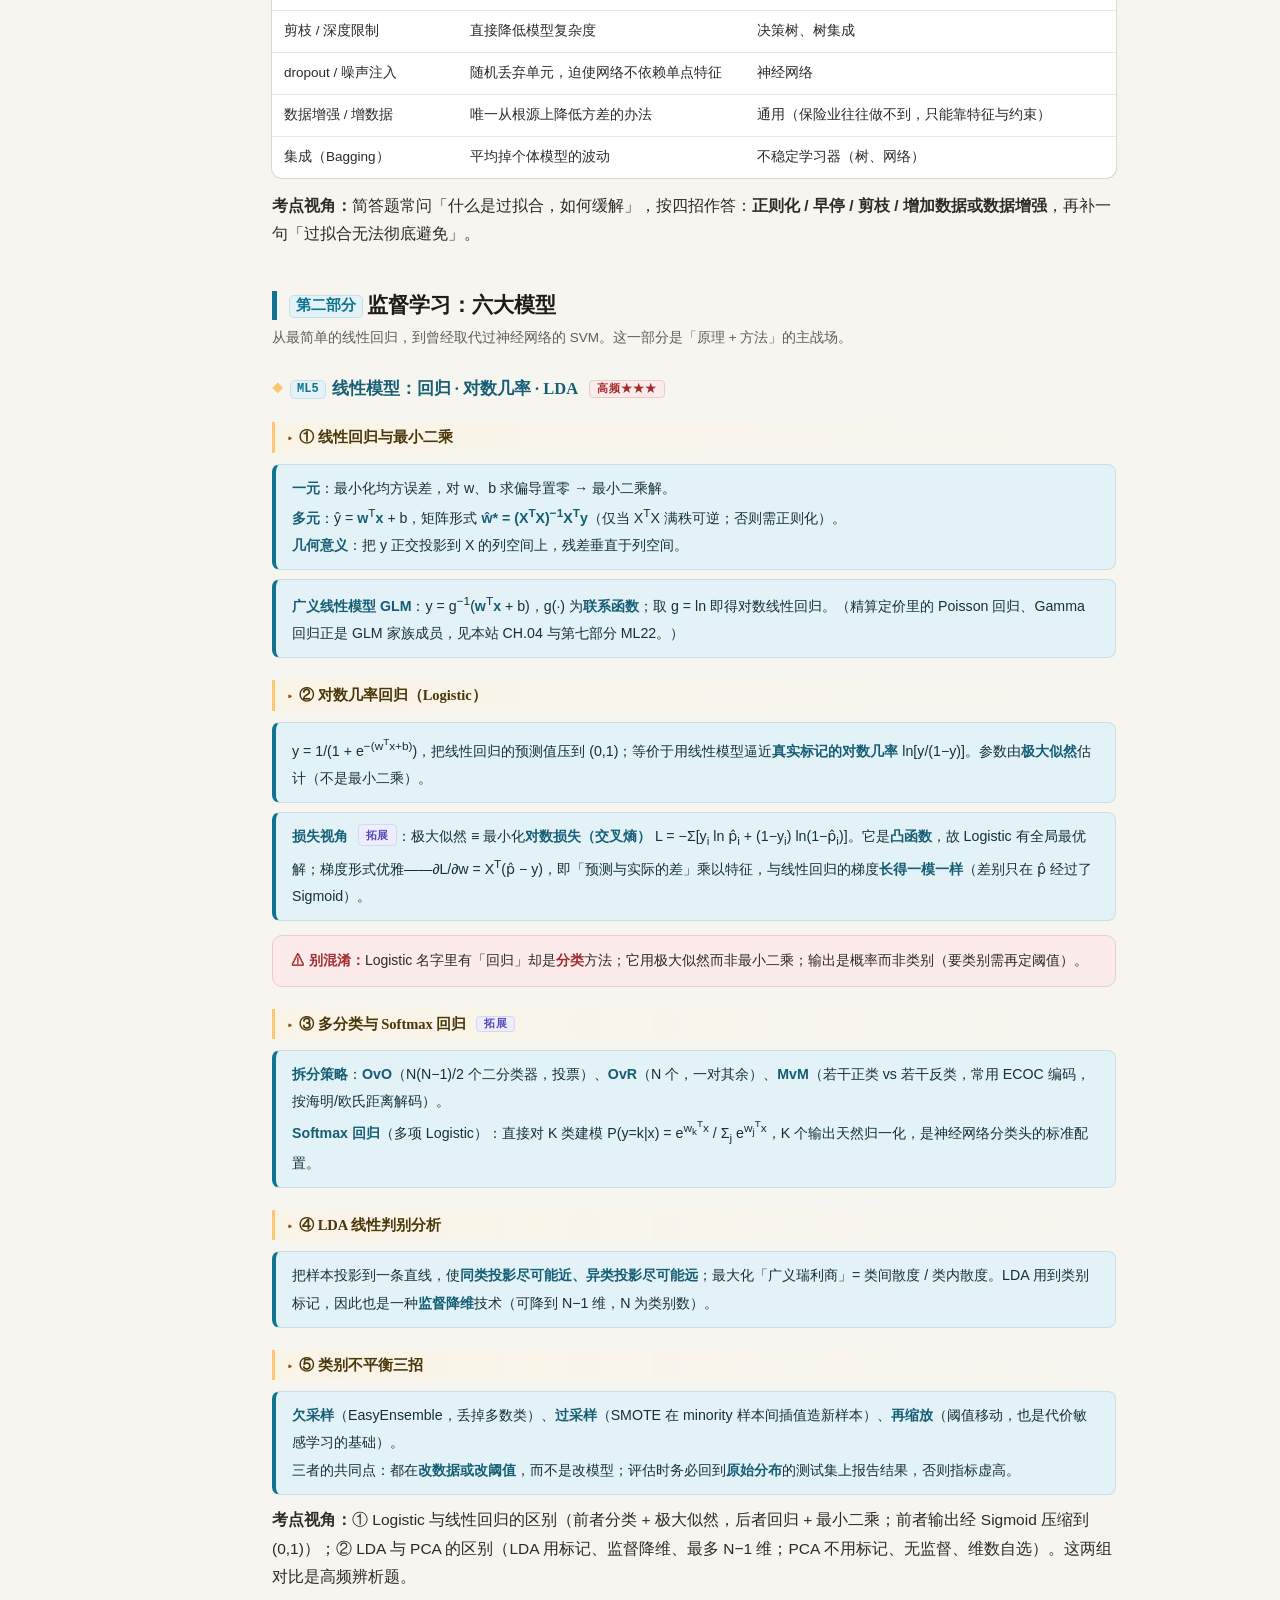
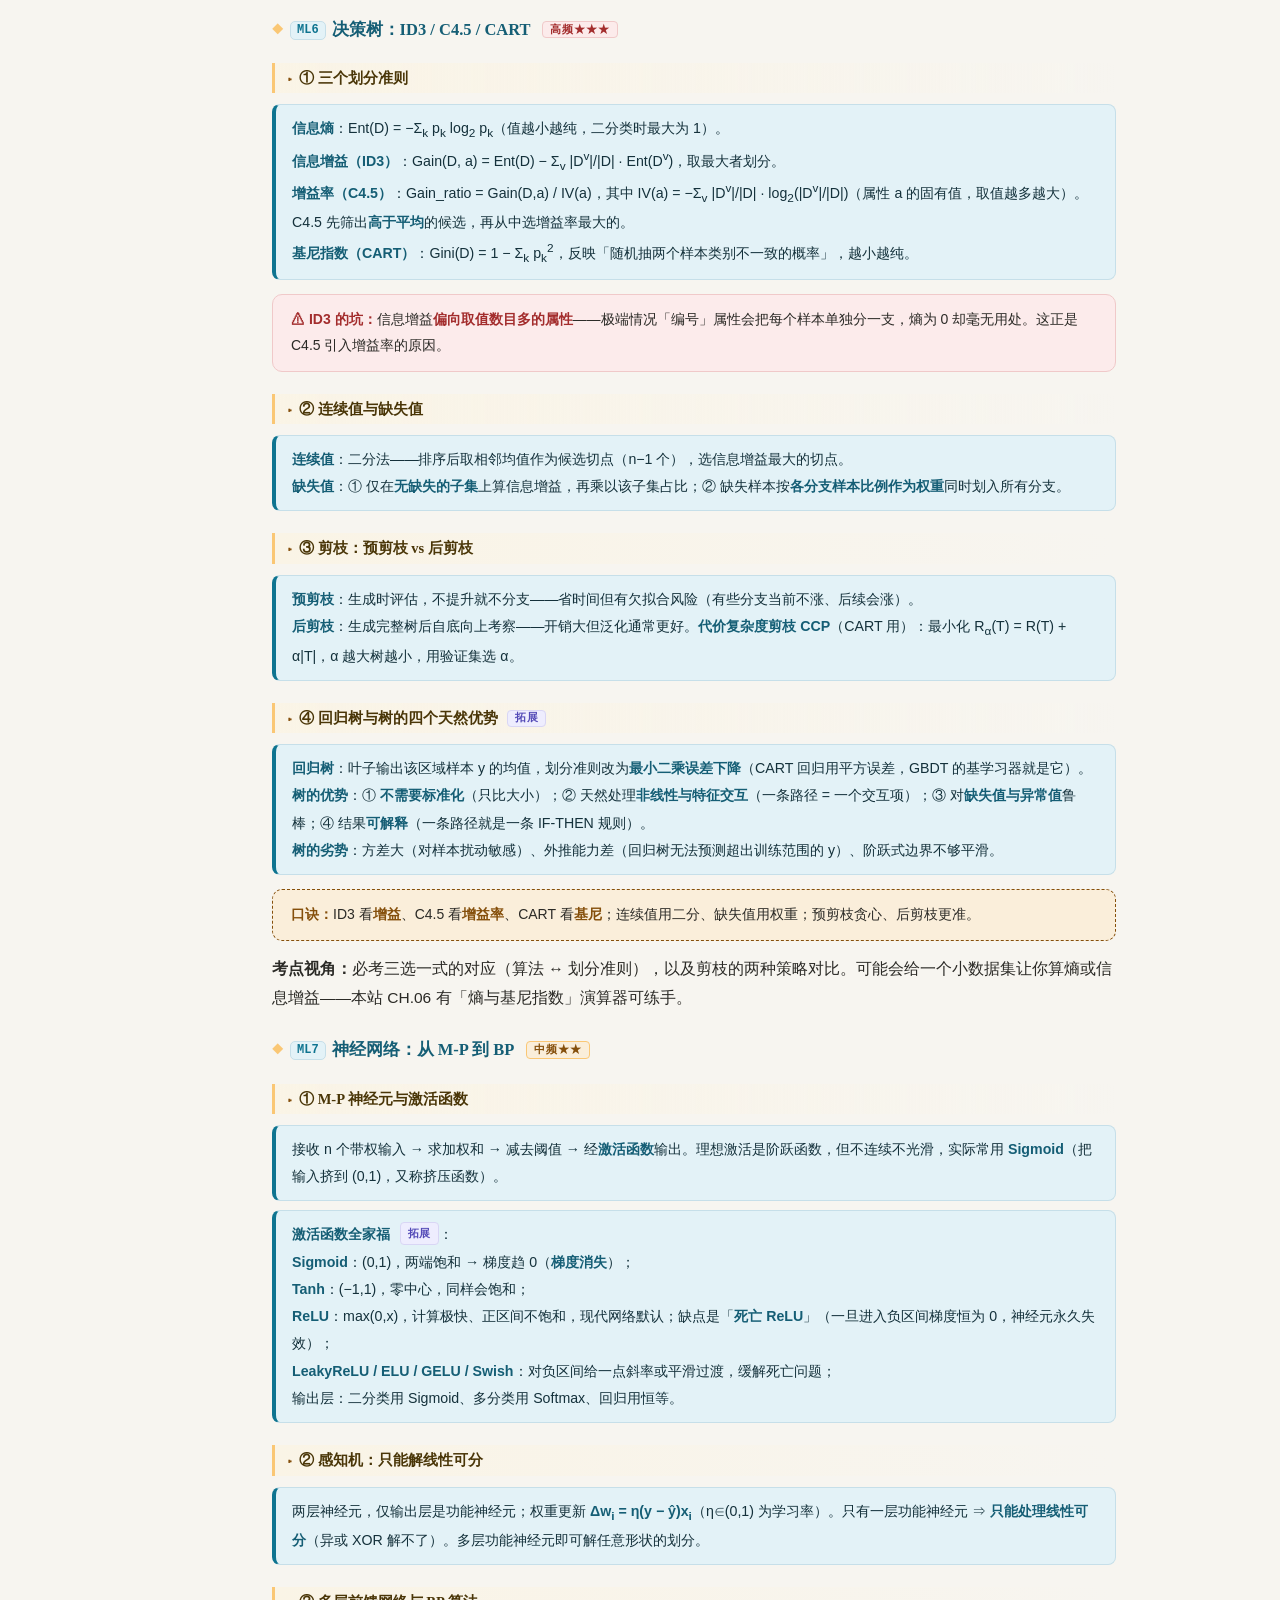
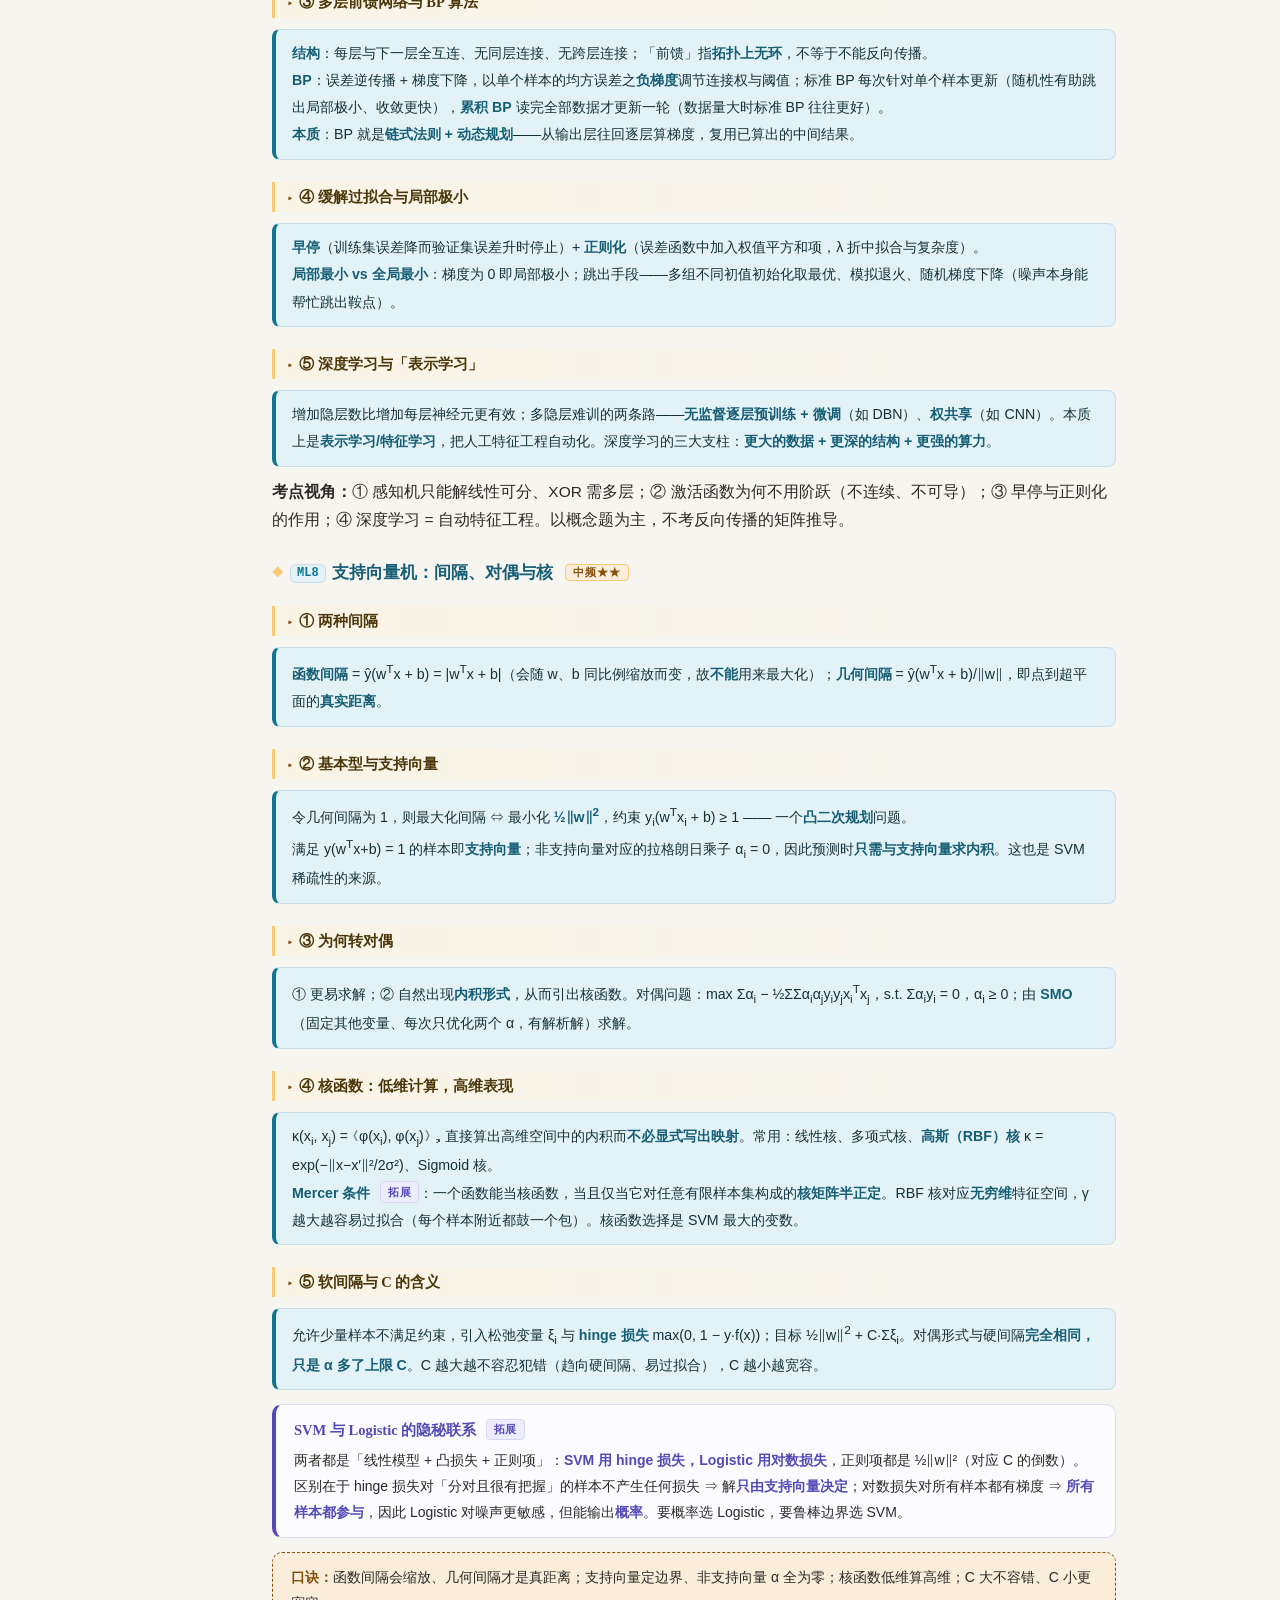
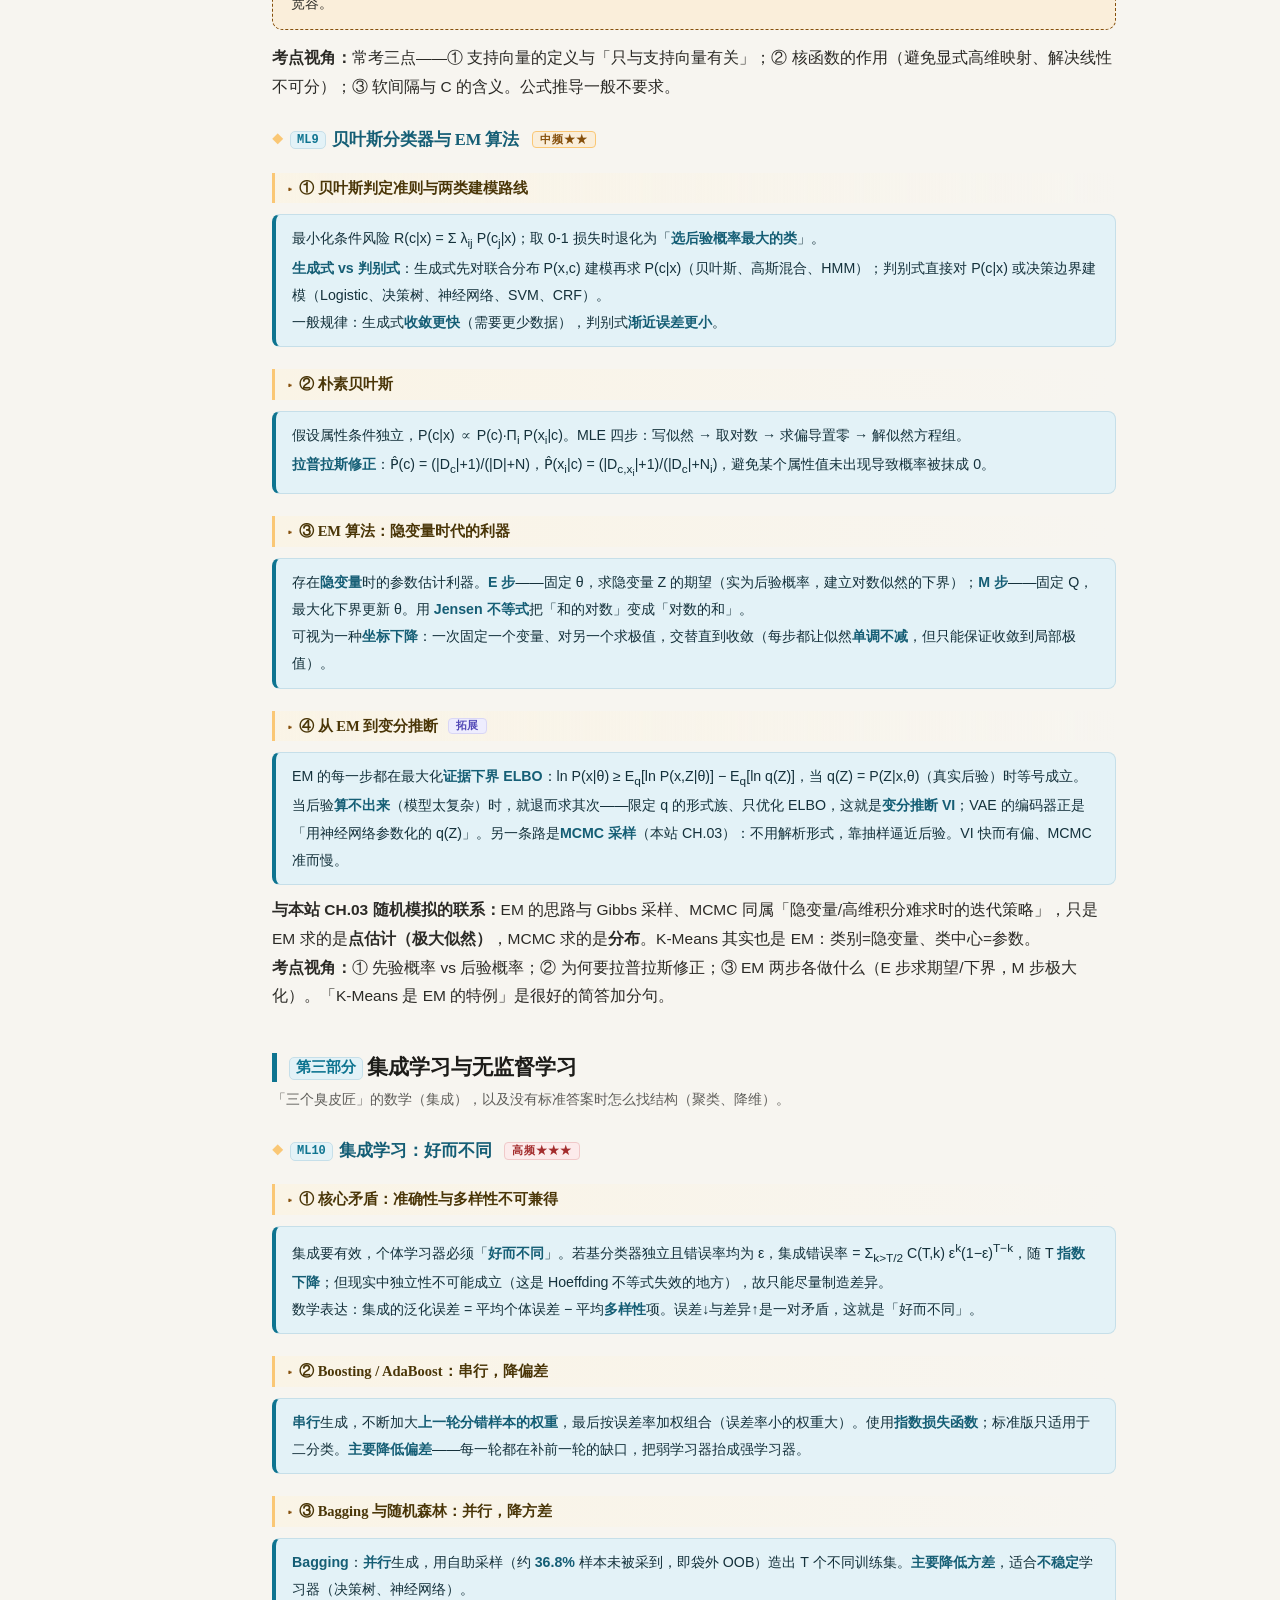
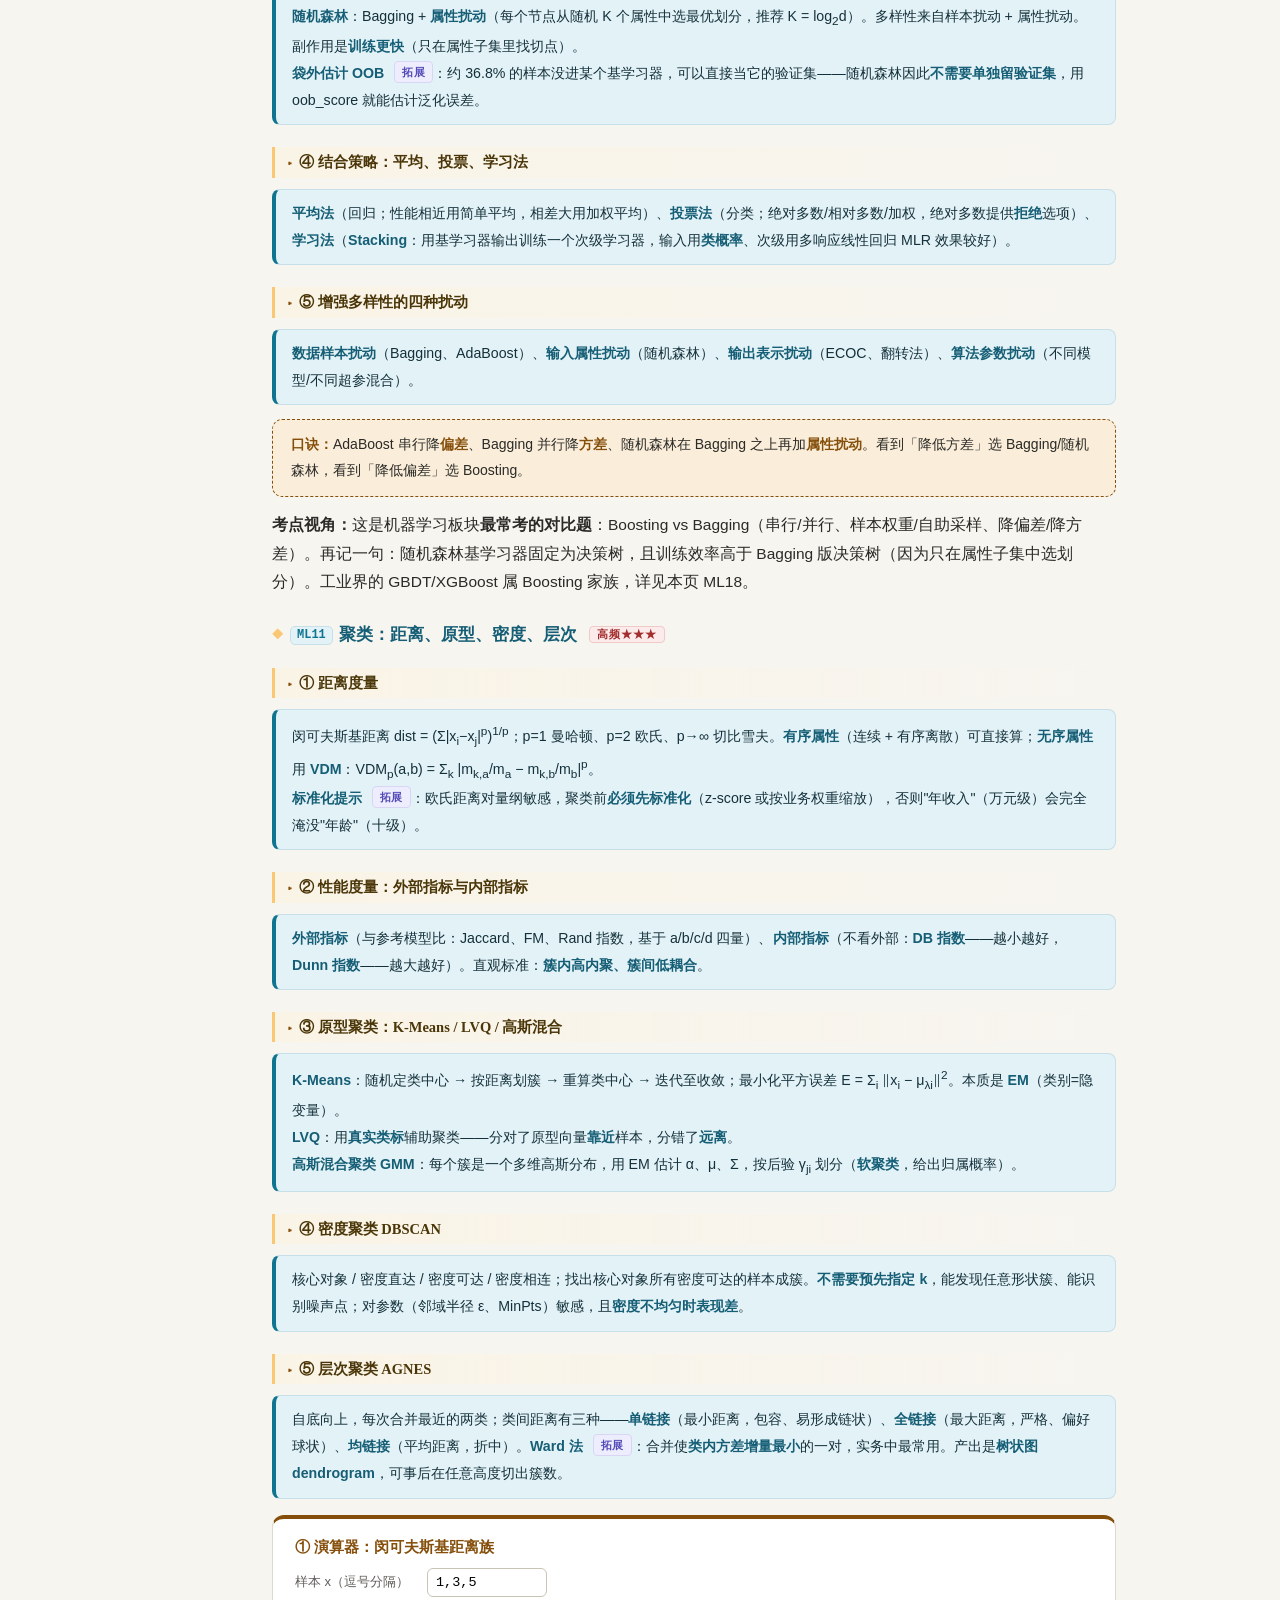
<file: notes.html>
<!DOCTYPE html>
<html lang="zh-CN">
<head>
<meta charset="UTF-8">
<meta name="viewport" content="width=device-width,initial-scale=1">
<title>西瓜书十七章 + 拓展｜机器学习知识库 · 西红精算</title>
<link rel="stylesheet" href="css/style.css">
</head>
<body>

  <aside class="side">
  <div class="brand"><b>机器学习知识库</b><span>从零基础到能上手 · 西红精算</span></div>
  <nav>
    <a href="index.html">首页 · 怎么读这套库</a>
    <div class="grp">第一层 · 零基础</div>
    <a href="overview.html">① 机器学习到底在干什么</a>
    <a href="mgmt.html">② 给管理层看的通俗版</a>
    <div class="grp">第二层 · 系统学</div>
    <a href="onepage.html">③ 一文读懂机器学习</a>
    <a href="core.html">④ 核心三要素与 AI 全景</a>
    <a href="oneday.html">⑤ 一小时精读</a>
    <div class="grp">第三层 · 深钻</div>
    <a href="notes.html" class="on">⑥ 西瓜书十七章 + 拓展</a>
    <div class="grp">关于</div>
    <a href="resources.html">外部资源 · 素材来源</a>
    <a href="amkb.html">姊妹库 · 精算模型与数据分析</a>
    <a href="xihong.html">关于 · 西红精算</a>
  </nav>
  <div class="prog-mini">学习进度 <b>0 / 7</b></div>
  </aside>



<main class="main">
  <div class="ch-head">
    <div class="no">深钻读物 ⑥</div>
    <h1>西瓜书十七章 + 拓展</h1>
    <div class="sub">周志华《机器学习》完整脉络 + 现代算法拓展 + 保险精算落地 · 概念 ⇒ 公式 ⇒ 算法 ⇒ 实战</div>
    <div class="meta"><span>24 节 · 7 部分</span><span>6 张自绘图 · 5 台演算器</span><span>来源：<span class="src src-jiao">教</span>西瓜书<span class="src src-note">记</span>Vay-keen 开源笔记</span></div>
  </div>

  <button class="done-btn" data-id="notes">○ 标记本页已完成</button>

  <!-- ==================== 本页章节目录 ==================== -->
  <div class="toc-nav">
    <div class="th">本页章节目录<span>共 7 个部分 · 24 节，点击直达</span></div>
    <div class="hint">前四部分是西瓜书十七章的考试内容（ML1–ML17）；第六、七部分为<b>超出考纲的重大拓展</b>，供真正上手建模时查阅，标 <span class="xtra">拓展</span> 者可先跳过。</div>

    <div class="part">第一部分 · 基础：术语、评估与度量</div>
    <ul>
      <li><a href="#ml1"><span class="k">ML1</span>绪论：术语一网打尽</a></li>
      <li><a href="#ml2"><span class="k">ML2</span>评估方法：留出 / k 折 / 自助</a></li>
      <li><a href="#ml3"><span class="k">ML3</span>性能度量：P / R / AUC / KS / Gini</a></li>
      <li><a href="#ml4"><span class="k">ML4</span>比较检验与偏差-方差窘境</a></li>
    </ul>

    <div class="part">第二部分 · 监督学习：六大模型</div>
    <ul>
      <li><a href="#ml5"><span class="k">ML5</span>线性模型：回归 / Logistic / LDA</a></li>
      <li><a href="#ml6"><span class="k">ML6</span>决策树：ID3 / C4.5 / CART</a></li>
      <li><a href="#ml7"><span class="k">ML7</span>神经网络：M-P / 感知机 / BP</a></li>
      <li><a href="#ml8"><span class="k">ML8</span>支持向量机：间隔 / 对偶 / 核</a></li>
      <li><a href="#ml9"><span class="k">ML9</span>贝叶斯分类器与 EM 算法</a></li>
    </ul>

    <div class="part">第三部分 · 集成学习与无监督学习</div>
    <ul>
      <li><a href="#ml10"><span class="k">ML10</span>集成学习：好而不同</a></li>
      <li><a href="#ml11"><span class="k">ML11</span>聚类：原型 / 密度 / 层次</a></li>
      <li><a href="#ml12"><span class="k">ML12</span>降维与度量学习</a></li>
      <li><a href="#ml13"><span class="k">ML13</span>特征选择与稀疏学习</a></li>
    </ul>

    <div class="part">第四部分 · 理论与前沿</div>
    <ul>
      <li><a href="#ml14"><span class="k">ML14</span>计算学习理论：PAC 与 VC 维</a></li>
      <li><a href="#ml15"><span class="k">ML15</span>半监督与自监督学习</a></li>
      <li><a href="#ml16"><span class="k">ML16</span>概率图模型：HMM / MRF / CRF</a></li>
      <li><a href="#ml17"><span class="k">ML17</span>强化学习</a></li>
    </ul>

    <div class="part">第五部分 · 一图流与速查表</div>
    <ul>
      <li><a href="#ml-map"><span class="k">图三</span>十七章知识地图</a></li>
      <li><a href="#ml-cheat"><span class="k">速查</span>算法速查总表</a></li>
    </ul>

    <div class="part">第六部分 · 现代机器学习拓展 <span class="xtra">拓展</span></div>
    <ul>
      <li><a href="#ml18"><span class="k">ML18</span>梯度提升家族：GBDT→XGB/LGBM/Cat</a></li>
      <li><a href="#ml19"><span class="k">ML19</span>深度学习版图：CNN→Transformer</a></li>
      <li><a href="#ml20"><span class="k">ML20</span>优化器与正则化工程手册</a></li>
      <li><a href="#ml21"><span class="k">ML21</span>可解释性与模型风险治理</a></li>
    </ul>

    <div class="part">第七部分 · 机器学习 × 精算实战 <span class="xtra">拓展</span></div>
    <ul>
      <li><a href="#ml22"><span class="k">ML22</span>定价：GLM 与 GBM 的正面交锋</a></li>
      <li><a href="#ml23"><span class="k">ML23</span>理赔 · 准备金 · 客户经营</a></li>
      <li><a href="#ml24"><span class="k">ML24</span>精算师上手路线与常见坑</a></li>
    </ul>
  </div>

  <div class="src-note">
    <b>本页怎么用。</b>前三轮复习只管 ML1–ML17 与速查表（对应考纲 20%）：第一轮按序通读建立全景；第二轮只刷标 ★★★ 的节；第三轮拿每节末尾的「<b>考点视角</b>」当自查清单。
    <b>第六、七部分与考试无关</b>，是给「学完之后真要用」准备的：XGBoost、Transformer、SHAP、GLM 定价对比、反欺诈、模型监控——一位精算师真正会和机器学习打交道的地方。
    原笔记公式以图片呈现，此处<b>全部改为文字与自绘 SVG 重排</b>，不依赖任何外部图床，可离线阅读。
  </div>

  <!-- ================= 第一部分 ================= -->
  <section id="ml-part1">
    <h2><span class="sn">第一部分</span>基础：术语、评估与度量</h2>
    <div class="lead">西瓜书前两章。这一部分的<b>概念辨析</b>是科目四机器学习板块最直接的命题点——不考推导，考「分得清」。</div>

    <h3 id="ml1"><span class="sn">ML1</span>绪论：术语一网打尽 <span class="star s3">高频★★★</span></h3>

    <h4 class="sub">① 什么是「学习」：Mitchell 形式化定义</h4>
    <div class="fx">设 <b>P</b> = 程序在任务类 <b>T</b> 上的性能，<b>E</b> = 经验（历史数据集）。若程序利用经验 E 在任务 T 上使性能 P 得到改善，则称该程序对 E 进行了<b>学习</b>。</div>
    <div class="tbl-wrap"><table>
      <tr><th style="width:20%">术语</th><th style="width:40%">含义</th><th>易混点</th></tr>
      <tr><td>数据集 / 样本</td><td>所有记录的集合 / 每一条记录（instance、example）</td><td>统计学家叫「观测/变量」，数据库叫「记录/字段」，机器学习叫「样本/属性」——同一件事三种叫法</td></tr>
      <tr><td>特征向量 / 维数</td><td>一个样本在坐标轴上的点 / 特征个数</td><td>维数极大即「<b>维数灾难</b>」，是第 11 章降维的出发点</td></tr>
      <tr><td>训练集 / 测试集</td><td>用于学习的样本集 / 用于检验的样本集</td><td>二者必须<b>互斥</b>，否则评估过于乐观</td></tr>
      <tr><td>泛化能力</td><td>模型适用于新样本的能力，即从特殊到一般</td><td>学习的目标不是训练误差小，而是<b>泛化误差小</b></td></tr>
      <tr><td>分类 / 回归</td><td>预测离散值 / 预测连续值</td><td>—</td></tr>
      <tr><td>监督 / 无监督</td><td>训练数据有标记 / 无标记</td><td>聚类、关联规则属无监督；分类、回归属监督</td></tr>
    </table></div>

    <h4 class="sub">② 五大学习范式全景 <span class="xtra">拓展</span></h4>
    <div class="fx">按「<b>有没有标记</b> × <b>怎么给反馈</b>」可以把机器学习切成五块：<b>监督</b>（有标记，学 x→y 的映射）、<b>无监督</b>（无标记，学数据自身结构）、<b>半监督</b>（少量标记 + 大量未标记）、<b>自监督</b>（用数据自身构造伪标记，如语言模型的「遮词预测」）、<b>强化学习</b>（不给答案只给奖赏，在试错中学策略）。</div>
    <div class="tbl-wrap"><table>
      <tr><th style="width:16%">范式</th><th style="width:26%">数据形态</th><th style="width:26%">典型算法</th><th>精算里的对应场景</th></tr>
      <tr><td>监督学习</td><td>(x, y) 成对</td><td>线性回归、Logistic、决策树、SVM、神经网络</td><td>索赔发生概率预测、续保预测、欺诈标签已知时的识别</td></tr>
      <tr><td>无监督学习</td><td>只有 x</td><td>K-Means、DBSCAN、PCA、Apriori</td><td>客户分群、风险画像、特征压缩</td></tr>
      <tr><td>半监督学习</td><td>少量 (x,y) + 大量 x</td><td>协同训练、TSVM、伪标签</td><td>欺诈案件只有极少数被核实，其余未核实</td></tr>
      <tr><td>自监督学习</td><td>自己造标签</td><td>对比学习 SimCLR、BERT 的 MLM</td><td>无标签的庞大理赔文本、医疗影像预训练</td></tr>
      <tr><td>强化学习</td><td>状态-动作-奖赏序列</td><td>Q-learning、PPO、DQN</td><td>动态定价、续保营销策略、资产配置（学界探索）</td></tr>
    </table></div>

    <h4 class="sub">③ 假设空间、归纳偏好与「没有免费的午餐」 <span class="xtra">拓展</span></h4>
    <div class="fx"><b>假设空间</b>：算法所有可能输出的映射（函数）的集合；与训练集一致的假设集合叫<b>版本空间</b>。<br><b>归纳偏好</b>：当多个假设都能解释训练数据时，算法必须有所偏好才能选出唯一模型——「<b>喜欢什么样的模型</b>」就是它的归纳偏好。最常见的偏好是<b>奥卡姆剃刀</b>：若有多个假设与观察一致，选最简单的那个。</div>
    <div class="fx"><b>NFL 定理（No Free Lunch，没有免费的午餐）</b>：在所有可能的问题上按均匀分布平均，任意两个算法的期望性能<b>完全相同</b>。结论不是「算法无优劣」，而是——<b>脱离具体问题谈「哪个算法更好」毫无意义</b>。必须结合问题本身的分布假设（这就是归纳偏好的价值）。</div>
    <div class="mnem"><b>口诀：</b>算法好不好，问问题不问算法。NFL 定理是「<b>具体问题具体分析</b>」的数学版——这也是为什么保险定价上 GBM 常常赢 GLM，但在小样本、强监管的场景 GLM 依然不可替代。</div>

    <h4 class="sub">④ 统计学习三要素：模型 · 策略 · 算法</h4>
    <div class="fx"><b>模型</b>：要学的函数形式（如线性模型 y = w<sup>T</sup>x + b、决策树、神经网络）。<br><b>策略</b>：什么叫「学得好」——定义<b>损失函数</b>（一次预测的好坏）与<b>风险函数</b>（平均意义下的好坏），按<b>经验风险最小化（ERM）</b>或<b>结构风险最小化（SRM，即 ERM + 正则项）</b>来选择模型。<br><b>算法</b>：如何高效地求出最优参数（最小二乘闭式解、梯度下降、SMO、BP）。</div>
    <div class="note"><b>与本站 CH.06 的关系：</b>CH.06 讲的就是这三要素在考纲层面的表述，本页是它的放大版——同一套骨架，本页填进十七章的血肉。</div>

    <div class="note"><b>考点视角：</b>常以选择题形式给出一句话描述，让你判断属于哪个术语（尤其「泛化能力」「监督/无监督」「维数灾难」）。记住判定链条：<b>有没有标记 → 监督还是无监督；预测值离散还是连续 → 分类还是回归</b>。若考「NFL 定理」，正确理解是「不能脱离具体问题评价算法」。</div>

    <h3 id="ml2"><span class="sn">ML2</span>模型的评估方法：三种划分 <span class="star s3">高频★★★</span></h3>

    <h4 class="sub">① 留出法（hold-out）</h4>
    <div class="fx">D = S ∪ T，S ∩ T = ∅；常见 2/3 ~ 4/5 用于训练。要<b>分层抽样</b>保持类别分布一致；单次划分不稳定，应多次随机划分取平均。</div>

    <h4 class="sub">② k 折交叉验证（k-fold CV）</h4>
    <div class="fx">D 分为 k 个大小相同的互斥子集，每次取 k−1 个训练、余下 1 个测试，返回 k 次均值。常用 k=10；k=m（每折 1 个样本）即<b>留一法</b>——评估准确但计算量巨大。</div>

    <h4 class="sub">③ 自助法（bootstrap）</h4>
    <div class="fx">m 次<b>有放回</b>采样得 D′，样本始终不被采到的概率 → e<sup>−1</sup> ≈ <b>36.8%</b>，故 D′ 训练、(D−D′) 测试（袋外估计）。适合小数据集；缺点是改变了初始分布、引入估计偏差。</div>
    <div class="mnem"><b>口诀：</b>留出「一次分两半」、交叉「轮流当测试」、自助「有放回，三成六」。数据集够大用前两种，数据小才用自助。</div>
    <div class="warn"><b>⚠ 易错：</b>那个 36.8% 是 <b>极限值</b>（(1−1/m)<sup>m</sup> → e<sup>−1</sup>），不是精确等于；选择题里出现「约 36.8%」才是对的。另外<b>调参完成后，要用完整数据集 D 重新训练一次</b>——这点常被忽略。</div>

    <h4 class="sub">④ 三个集合的分工与调参陷阱 <span class="xtra">拓展</span></h4>
    <div class="fx"><b>训练集</b>（拟合参数）→ <b>验证集</b>（选超参、早停）→ <b>测试集</b>（只在最后用一次，估计泛化性能）。三者的信息不能互相「漏」：用测试集反复调参，等于把测试集变成了验证集，报告出来的泛化性能必然<b>过于乐观</b>。</div>
    <div class="fx"><b>嵌套交叉验证</b>：外层估计性能、内层调超参，两层独立，避免「调参污染评估」。<br><b>分层 k 折</b>：分类问题中每折保持类别比例一致。<br><b>分组 / 时间序列切分</b>：同一被保险人的多条记录必须放在同一折（否则个体信息泄漏）；<b>带时间的数据必须按时间切</b>——用未来数据预测过去，是保险建模最常见也最致命的泄漏。</div>
    <div class="xcard"><span class="xh">精算提醒：OOT（Out-of-Time）验证</span>
      保险数据天然带时间属性。实务上的标准做法是：<b>训练集 = 早期年度，验证集 = 最近一年，测试集 = 最近半年（OOT）</b>。
      随机 k 折会把同一保单的后续年度放进训练、把前期放进测试，让模型「偷看未来」，线下 AUC 很高、上线立刻崩。这个坑比算法选择重要十倍。
    </div>
    <div class="note"><b>考点视角：</b>命题形式多为「下列关于评估方法的说法，正确的是」——重点测：① 留出法需分层抽样；② k 折常用 10 折；③ 留一法准确但开销大；④ 自助法改变了数据分布。四个说法能分辨即可。</div>

    <h3 id="ml3"><span class="sn">ML3</span>性能度量：从准确率到 AUC <span class="star s3">高频★★★</span></h3>

    <h4 class="sub">① 回归任务的度量</h4>
    <div class="fx"><b>MSE</b> = (1/m)Σ(f(x<sub>i</sub>) − y<sub>i</sub>)<sup>2</sup>；<b>RMSE</b> = √MSE（与 y 同量纲）；<b>MAE</b> = (1/m)Σ|f(x<sub>i</sub>) − y<sub>i</sub>|（对异常值更稳健）；<b>R²</b> = 1 − SSE/SST（解释掉的方差比例）。<br>保险里的索赔金额分布右偏、零膨胀，实务更常用 <b>RMSE 的对数版 / Tweedie deviance / 基尼系数</b>，纯 MSE 会被个别巨额赔案牵着走。</div>

    <h4 class="sub">② 分类：错误率、查准率、查全率、F1</h4>
    <div class="fx">错误率 E = 分错样本数 / 总数；精度 Acc = 1 − E。<br><b>查准率 P</b> = TP/(TP+FP)（推出来的里面有多少是对的）；<b>查全率 R</b> = TP/(TP+FN)（该推出来的推出来了多少）。<br><b>F1</b> = 2PR/(P+R)（调和平均）；更一般地 F<sub>β</sub> = (1+β<sup>2</sup>)PR/(β<sup>2</sup>P + R)，β&gt;1 偏重查全、β&lt;1 偏重查准。</div>
    <div class="warn"><b>⚠ FN 与 FP 别搞反：</b>FN 是「<b>真的为正、被判成负</b>」（漏报），FP 是「<b>真的为负、被判成正</b>」（误报）。按字面 False→Negative 去理解会正好反掉。<b>保险语境记忆</b>：欺诈识别里 FN 是「真欺诈没抓到」（赔钱），FP 是「好客户被误判」（伤体验）——前者代价通常更高，所以要看代价敏感。</div>

    <h4 class="sub">③ ROC、AUC 与 P-R 曲线</h4>
    <div class="fx"><b>ROC</b>：横轴 FPR = FP/(FP+TN)，纵轴 TPR = R = TP/(TP+FN)。<b>AUC</b> = ROC 曲线下面积，衡量<b>排序质量</b>：AUC=1 表示所有正例排在负例之前，0.5 表示随机。<br><b>P-R 曲线</b>：查全率为横轴、查准率为纵轴；曲线被完全包住则对方更优，交叉时看<b>平衡点 BEP</b>（P=R 处取值）。</div>
    <div class="fig">
      <svg viewBox="0 0 690 250" xmlns="http://www.w3.org/2000/svg" font-family="Noto Sans SC,sans-serif">
        <rect x="0" y="0" width="690" height="250" fill="#f7fafb"/>
        <!-- P-R -->
        <g>
          <text x="60" y="24" text-anchor="middle" fill="#0C447C" font-size="13" font-weight="600">P-R 曲线</text>
          <line x1="30" y1="200" x2="220" y2="200" stroke="#2b2a26" stroke-width="1.5"/>
          <line x1="30" y1="200" x2="30" y2="45" stroke="#2b2a26" stroke-width="1.5"/>
          <text x="125" y="222" text-anchor="middle" fill="#2b2a26" font-size="11">查全率 R</text>
          <text x="18" y="125" text-anchor="middle" fill="#2b2a26" font-size="11" transform="rotate(-90 18 125)">查准率 P</text>
          <path d="M30 60 C90 62 150 85 190 140 L210 190" fill="none" stroke="#185FA5" stroke-width="2.5"/>
          <path d="M30 55 C85 58 140 72 175 105 L200 170" fill="none" stroke="#b53d2e" stroke-width="2.5" stroke-dasharray="5 3"/>
          <line x1="30" y1="205" x2="205" y2="50" stroke="#bb8a1f" stroke-width="1" stroke-dasharray="3 3"/>
          <circle cx="118" cy="118" r="3.5" fill="#bb8a1f"/>
          <text x="126" y="112" fill="#bb8a1f" font-size="10">平衡点 BEP（P=R）</text>
          <text x="60" y="238" text-anchor="middle" fill="#6b8090" font-size="10">实线被虚线包住 → 虚线更优</text>
        </g>
        <!-- ROC -->
        <g>
          <text x="400" y="24" text-anchor="middle" fill="#0C447C" font-size="13" font-weight="600">ROC 曲线与 AUC</text>
          <line x1="330" y1="200" x2="530" y2="200" stroke="#2b2a26" stroke-width="1.5"/>
          <line x1="330" y1="200" x2="330" y2="45" stroke="#2b2a26" stroke-width="1.5"/>
          <text x="430" y="222" text-anchor="middle" fill="#2b2a26" font-size="11">FPR = FP/(FP+TN)</text>
          <text x="318" y="125" text-anchor="middle" fill="#2b2a26" font-size="11" transform="rotate(-90 318 125)">TPR = TP/(TP+FN)</text>
          <path d="M330 200 C350 120 400 80 510 55 L525 52" fill="none" stroke="#185FA5" stroke-width="2.5"/>
          <path d="M330 200 C350 120 400 80 510 55 L530 200 Z" fill="#185FA5" fill-opacity="0.13"/>
          <line x1="330" y1="200" x2="530" y2="45" stroke="#9dc4ce" stroke-width="1" stroke-dasharray="4 3"/>
          <text x="470" y="175" fill="#185FA5" font-size="11" font-weight="600">AUC = 0.5 随机线以上即为有效</text>
          <circle cx="330" cy="45" r="4" fill="#b53d2e"/>
          <text x="336" y="52" fill="#b53d2e" font-size="10">理想点 (0,1)</text>
          <text x="430" y="238" text-anchor="middle" fill="#6b8090" font-size="10">阴影面积 = AUC，AUC 越大排序质量越好</text>
        </g>
        <line x1="250" y1="35" x2="250" y2="215" stroke="#c8dde2" stroke-width="1"/>
      </svg>
      <div class="fig-cap">图一 · P-R 曲线与 ROC 曲线对照：P-R 关注「查得准/查得全」，ROC 关注「排序质量」；类别极不平衡时 P-R 更能暴露问题。</div>
    </div>

    <h4 class="sub">④ 代价敏感与阈值选择 <span class="xtra">拓展</span></h4>
    <div class="fx"><b>代价敏感错误率</b>：cost<sub>01</sub>（正判成负）与 cost<sub>10</sub>（负判成正）不相等时，最小化<b>总体代价</b>而非错误率；对应「代价曲线」，横轴为正例概率代价、纵轴为归一化代价，ROC 上每点对应一条线段，取下界围成的面积即期望总体代价。</div>
    <div class="fx">二分类里「阈值怎么定」其实是一道<b>期望代价最小化</b>题：设正例占比 π、漏报代价 C<sub>FN</sub>、误报代价 C<sub>FP</sub>，则把样本判为正的期望代价是 (1−p̂)·π·C<sub>FN</sub>，判为负的期望代价是 p̂·(1−π)·C<sub>FP</sub>；两者相等处即最优阈值<br>p* = π·C<sub>FN</sub> / [π·C<sub>FN</sub> + (1−π)·C<sub>FP</sub>]。</div>
    <div class="calc" id="calc-cost">
      <h4>③ 演算器：代价敏感最优阈值</h4>
      <div class="row"><label>正例占比 π %（如欺诈率）</label><input class="calc-in" id="cs-p" value="2"></div>
      <div class="row"><label>漏报代价 C<sub>FN</sub></label><input class="calc-in" id="cs-fn" value="100"></div>
      <div class="row"><label>误报代价 C<sub>FP</sub></label><input class="calc-in" id="cs-fp" value="1"></div>
      <div class="row">最优判定阈值 p* <span class="out calc-out" id="cs-th">—</span></div>
      <div class="row">沿用 0.5 阈值的代价 / 最优阈值代价 <span class="out calc-out" id="cs-cmp">—</span></div>
      <div class="verdict">正例极稀有时，最优阈值远低于 0.5——这就是「宁可错查十个，不可漏掉一个」的数学形式。改变的是<b>阈值</b>，AUC 不变。</div>
      <button class="calc-run">计算</button>
    </div>
    <script>
    (function(){
      var box=document.getElementById('calc-cost');
      function num(id,d){ var v=parseFloat(document.getElementById(id).value); return isNaN(v)?d:v; }
      box.__run=function(){
        var pi=num('cs-p',2)/100, cfn=num('cs-fn',100), cfp=num('cs-fp',1);
        if(pi<=0||pi>=1){ document.getElementById('cs-th').textContent='π 需在 (0,1)'; return; }
        var th=pi*cfn/(pi*cfn+(1-pi)*cfp);
        document.getElementById('cs-th').textContent=th.toFixed(4);
        // 期望代价（按单位样本，正例概率取阈值处的极端近似：一律判负 vs 一律判正的比较）
        var costAllNeg=pi*cfn;              // 全判负：漏掉所有正例
        var costAllPos=(1-pi)*cfp;          // 全判正：误报所有负例
        var base=Math.min(costAllNeg,costAllPos);
        var cost05=(th>0.5? costAllNeg : costAllPos);
        document.getElementById('cs-cmp').textContent=cost05.toFixed(3)+' / '+base.toFixed(3)+'（省 '+((cost05-base)/cost05*100).toFixed(1)+'%）';
      };
      box.__run();
      box.querySelectorAll('.calc-in').forEach(function(el){el.addEventListener('input',box.__run)});
      box.querySelector('.calc-run').addEventListener('click',box.__run);
    })();
    </script>

    <h4 class="sub">⑤ 信用评分与精算常用的四件套 <span class="xtra">拓展</span></h4>
    <div class="tbl-wrap"><table>
      <tr><th style="width:14%">指标</th><th style="width:34%">定义 / 直观解释</th><th style="width:20%">取值与好坏</th><th>在保险里的用法</th></tr>
      <tr><td><b>KS</b></td><td>KS = max|TPR − FPR|，即 ROC 曲线到对角线的<b>最大垂直距离</b>，代表模型最强的区分能力出现在哪个切点</td><td>0~1，越大越好；业界 &gt;0.3 算可用，&gt;0.5 罕见</td><td>核保评分卡、欺诈模型的首选汇报指标</td></tr>
      <tr><td><b>Gini</b></td><td>基尼系数与 AUC 是同一件事的两种刻度：<b>Gini = 2·AUC − 1</b></td><td>0~1；AUC=0.5 → Gini=0（无区分）</td><td>车险定价模型的标准汇报口径（欧洲常用）</td></tr>
      <tr><td><b>Lift / Gain</b></td><td>Lift = 某分位内的正例密度 / 总体正例密度；Gain（捕获率）= 前 q% 样本里抓住了多少正例</td><td>Lift 越大越集中；Gain 图越靠左上越好</td><td>「查前 5% 的高风险件能覆盖多少欺诈」</td></tr>
      <tr><td><b>Log Loss / Brier</b></td><td>Log Loss = −(1/m)Σ[y ln p̂ + (1−y) ln(1−p̂)]；Brier = (1/m)Σ(ŷ−y)²，度量<b>概率校准</b>而非排序</td><td>越小越好；与 AUC 不完全同向</td><td>若预测概率要进定价公式，必须看校准（AUC 高 ≠ 概率准）</td></tr>
    </table></div>
    <div class="xcard"><span class="xh">为什么精算师不能只看 AUC？</span>
      AUC 只评价<b>排序</b>，不评价<b>水平</b>。把全部预测概率乘以 0.5，AUC 一点不变，但期望索赔成本的估计会全错——定价、准备金、资本模型要的是**校准后的概率**。
      所以实务上要看：AUC/KS（区分度）+ 校准曲线（可靠性）+ 实际 vs 预期的分位对比图。必要时做 <b>Platt 缩放</b>或<b>等距回归（isotonic regression）</b>校正。
    </div>
    <div class="note"><b>考点视角：</b>三件事必考——① P/R/F1 的定义与相互制约（P 高则 R 低）；② AUC 的含义（排序质量、0.5 为随机）；③ 类别不平衡时准确率失效（正例 99% 时全猜正也有 99% 准确率）。保险应用：理赔欺诈识别正例极少，必须看 P-R 而不是准确率。</div>

    <h3 id="ml4"><span class="sn">ML4</span>比较检验与偏差-方差 <span class="star s2">中频★★</span></h3>

    <h4 class="sub">① 四个比较检验</h4>
    <div class="fx"><b>假设检验</b>：用测试错误率推测泛化错误率的分布（二项检验 / t 检验）。<br><b>交叉验证 t 检验</b>：两学习器在相同折上成对比较差值。<br><b>McNemar 检验</b>：二分类专用，若性能相同则 e<sub>01</sub> = e<sub>10</sub>，统计量 (|e<sub>01</sub>−e<sub>10</sub>|−1)<sup>2</sup>/(e<sub>01</sub>+e<sub>10</sub>) ~ χ<sup>2</sup>(1)。<br><b>Friedman 检验</b>：多数据集多算法排序（赋序值 1,2,…），超出临界值则拒绝「性能相同」，再用 <b>Nemenyi 后续检验</b>两两比较（看平均序值差是否超过临界值域 CD）。</div>

    <h4 class="sub">② 偏差-方差分解（含推导）</h4>
    <div class="fx">期望泛化误差 = <b>偏差</b><sup>2</sup> + <b>方差</b> + 噪声。<br>偏差 = 预测期望与真实值的偏离，刻画<b>拟合能力</b>；方差 = 每次预测相对预测期望的离散，刻画<b>稳定性</b>。</div>
    <div class="fx">回归 + 平方损失下可严格证明：设真实 y = f(x) + ε，E[ε]=0、Var(ε)=σ²，模型 f̂ 在训练集 D 上的预测，则<br>E<sub>D</sub>[(y − f̂(x))<sup>2</sup>] = <b>bias</b><sup>2</sup>(f̄ − f)<sup>2</sup> + <b>var</b> E<sub>D</sub>[(f̂ − f̄)<sup>2</sup>] + <b>σ²</b>（不可约误差）。<br>三项之和即泛化误差——噪声项无法通过任何算法消除。</div>
    <div class="fig">
      <svg viewBox="0 0 690 240" xmlns="http://www.w3.org/2000/svg" font-family="Noto Sans SC,sans-serif">
        <rect x="0" y="0" width="690" height="240" fill="#f7fafb"/>
        <line x1="70" y1="195" x2="640" y2="195" stroke="#2b2a26" stroke-width="1.5"/>
        <line x1="70" y1="195" x2="70" y2="35" stroke="#2b2a26" stroke-width="1.5"/>
        <text x="355" y="224" text-anchor="middle" fill="#2b2a26" font-size="12">模型复杂度 / 训练程度 →</text>
        <text x="44" y="115" text-anchor="middle" fill="#2b2a26" font-size="12" transform="rotate(-90 44 115)">误差</text>
        <path d="M90 170 C220 150 400 90 620 48" fill="none" stroke="#2f6b5a" stroke-width="2.5"/>
        <text x="612" y="42" text-anchor="end" fill="#2f6b5a" font-size="11" font-weight="600">训练误差（单调下降）</text>
        <path d="M90 178 C210 128 300 118 380 130 C470 146 560 172 620 190" fill="none" stroke="#b53d2e" stroke-width="2.8"/>
        <text x="360" y="112" text-anchor="middle" fill="#b53d2e" font-size="11" font-weight="600">泛化误差（U 型，存在最优点）</text>
        <path d="M90 172 C240 155 420 105 620 72" fill="none" stroke="#185FA5" stroke-width="2" stroke-dasharray="6 3"/>
        <text x="560" y="66" text-anchor="end" fill="#185FA5" font-size="11">偏差（拟合能力，随复杂度下降）</text>
        <path d="M90 182 C240 172 420 130 620 88" fill="none" stroke="#bb8a1f" stroke-width="2" stroke-dasharray="2 3"/>
        <text x="614" y="112" text-anchor="end" fill="#bb8a1f" font-size="11">方差（稳定性，随复杂度上升）</text>
        <line x1="380" y1="130" x2="380" y2="195" stroke="#b53d2e" stroke-width="1" stroke-dasharray="3 3"/>
        <circle cx="380" cy="130" r="4.5" fill="#b53d2e"/>
        <text x="388" y="150" fill="#b53d2e" font-size="11" font-weight="600">最佳复杂度</text>
        <text x="120" y="212" fill="#6b8090" font-size="11">欠拟合区：偏差主导</text>
        <text x="540" y="212" fill="#6b8090" font-size="11">过拟合区：方差主导</text>
      </svg>
      <div class="fig-cap">图二 · 偏差-方差窘境：训练不足时偏差主导（欠拟合），训练过度时方差主导（过拟合）。集成学习中 Boosting 主要降偏差、Bagging 主要降方差，正对应这张图的两端。</div>
    </div>

    <h4 class="sub">③ 欠拟合与过拟合：判断与处置</h4>
    <div class="mnem"><b>口诀：</b>欠拟合——训练误差和测试误差<b>都大</b>，偏差主导；过拟合——训练误差<b>极小</b>而测试误差<b>变大</b>，方差主导。过拟合是机器学习的关键障碍，没有彻底的解决方案，只能缓解（正则化、剪枝、早停、增数据）。</div>
    <div class="tbl-wrap"><table>
      <tr><th style="width:22%">处置手段</th><th style="width:34%">作用机制</th><th>适用模型</th></tr>
      <tr><td>正则化 L1/L2</td><td>限制参数规模，压低方差</td><td>线性模型、神经网络（weight decay）</td></tr>
      <tr><td>早停 early stopping</td><td>在验证误差拐点处停止训练</td><td>神经网络、GBDT（n_estimators）</td></tr>
      <tr><td>剪枝 / 深度限制</td><td>直接降低模型复杂度</td><td>决策树、树集成</td></tr>
      <tr><td> dropout / 噪声注入</td><td>随机丢弃单元，迫使网络不依赖单点特征</td><td>神经网络</td></tr>
      <tr><td>数据增强 / 增数据</td><td>唯一从根源上降低方差的办法</td><td>通用（保险业往往做不到，只能靠特征与约束）</td></tr>
      <tr><td>集成（Bagging）</td><td>平均掉个体模型的波动</td><td>不稳定学习器（树、网络）</td></tr>
    </table></div>
    <div class="note"><b>考点视角：</b>简答题常问「什么是过拟合，如何缓解」，按四招作答：<b>正则化 / 早停 / 剪枝 / 增加数据或数据增强</b>，再补一句「过拟合无法彻底避免」。</div>
  </section>

  <!-- ================= 第二部分 ================= -->
  <section id="ml-part2">
    <h2><span class="sn">第二部分</span>监督学习：六大模型</h2>
    <div class="lead">从最简单的线性回归，到曾经取代过神经网络的 SVM。这一部分是「原理 + 方法」的主战场。</div>

    <h3 id="ml5"><span class="sn">ML5</span>线性模型：回归 · 对数几率 · LDA <span class="star s3">高频★★★</span></h3>

    <h4 class="sub">① 线性回归与最小二乘</h4>
    <div class="fx"><b>一元</b>：最小化均方误差，对 w、b 求偏导置零 → 最小二乘解。<br><b>多元</b>：ŷ = <b>w</b><sup>T</sup><b>x</b> + b，矩阵形式 <b>ŵ* = (X<sup>T</sup>X)<sup>−1</sup>X<sup>T</sup>y</b>（仅当 X<sup>T</sup>X 满秩可逆；否则需正则化）。<br><b>几何意义</b>：把 y 正交投影到 X 的列空间上，残差垂直于列空间。</div>
    <div class="fx"><b>广义线性模型 GLM</b>：y = g<sup>−1</sup>(<b>w</b><sup>T</sup><b>x</b> + b)，g(·) 为<b>联系函数</b>；取 g = ln 即得对数线性回归。（精算定价里的 Poisson 回归、Gamma 回归正是 GLM 家族成员，见本站 CH.04 与第七部分 ML22。）</div>

    <h4 class="sub">② 对数几率回归（Logistic）</h4>
    <div class="fx">y = 1/(1 + e<sup>−(w<sup>T</sup>x+b)</sup>)，把线性回归的预测值压到 (0,1)；等价于用线性模型逼近<b>真实标记的对数几率</b> ln[y/(1−y)]。参数由<b>极大似然</b>估计（不是最小二乘）。</div>
    <div class="fx"><b>损失视角</b> <span class="xtra">拓展</span>：极大似然 ≡ 最小化<b>对数损失（交叉熵）</b> L = −Σ[y<sub>i</sub> ln p̂<sub>i</sub> + (1−y<sub>i</sub>) ln(1−p̂<sub>i</sub>)]。它是<b>凸函数</b>，故 Logistic 有全局最优解；梯度形式优雅——∂L/∂w = X<sup>T</sup>(p̂ − y)，即「预测与实际的差」乘以特征，与线性回归的梯度<b>长得一模一样</b>（差别只在 p̂ 经过了 Sigmoid）。</div>
    <div class="warn"><b>⚠ 别混淆：</b>Logistic 名字里有「回归」却是<b>分类</b>方法；它用极大似然而非最小二乘；输出是概率而非类别（要类别需再定阈值）。</div>

    <h4 class="sub">③ 多分类与 Softmax 回归 <span class="xtra">拓展</span></h4>
    <div class="fx"><b>拆分策略</b>：<b>OvO</b>（N(N−1)/2 个二分类器，投票）、<b>OvR</b>（N 个，一对其余）、<b>MvM</b>（若干正类 vs 若干反类，常用 ECOC 编码，按海明/欧氏距离解码）。<br><b>Softmax 回归</b>（多项 Logistic）：直接对 K 类建模 P(y=k|x) = e<sup>w<sub>k</sub><sup>T</sup>x</sup> / Σ<sub>j</sub> e<sup>w<sub>j</sub><sup>T</sup>x</sup>，K 个输出天然归一化，是神经网络分类头的标准配置。</div>

    <h4 class="sub">④ LDA 线性判别分析</h4>
    <div class="fx">把样本投影到一条直线，使<b>同类投影尽可能近、异类投影尽可能远</b>；最大化「广义瑞利商」= 类间散度 / 类内散度。LDA 用到类别标记，因此也是一种<b>监督降维</b>技术（可降到 N−1 维，N 为类别数）。</div>

    <h4 class="sub">⑤ 类别不平衡三招</h4>
    <div class="fx"><b>欠采样</b>（EasyEnsemble，丢掉多数类）、<b>过采样</b>（SMOTE 在 minority 样本间插值造新样本）、<b>再缩放</b>（阈值移动，也是代价敏感学习的基础）。<br>三者的共同点：都在<b>改数据或改阈值</b>，而不是改模型；评估时务必回到<b>原始分布</b>的测试集上报告结果，否则指标虚高。</div>

    <div class="note"><b>考点视角：</b>① Logistic 与线性回归的区别（前者分类 + 极大似然，后者回归 + 最小二乘；前者输出经 Sigmoid 压缩到 (0,1)）；② LDA 与 PCA 的区别（LDA 用标记、监督降维、最多 N−1 维；PCA 不用标记、无监督、维数自选）。这两组对比是高频辨析题。</div>

    <h3 id="ml6"><span class="sn">ML6</span>决策树：ID3 / C4.5 / CART <span class="star s3">高频★★★</span></h3>

    <h4 class="sub">① 三个划分准则</h4>
    <div class="fx"><b>信息熵</b>：Ent(D) = −Σ<sub>k</sub> p<sub>k</sub> log<sub>2</sub> p<sub>k</sub>（值越小越纯，二分类时最大为 1）。<br><b>信息增益（ID3）</b>：Gain(D, a) = Ent(D) − Σ<sub>v</sub> |D<sup>v</sup>|/|D| · Ent(D<sup>v</sup>)，取最大者划分。<br><b>增益率（C4.5）</b>：Gain_ratio = Gain(D,a) / IV(a)，其中 IV(a) = −Σ<sub>v</sub> |D<sup>v</sup>|/|D| · log<sub>2</sub>(|D<sup>v</sup>|/|D|)（属性 a 的固有值，取值越多越大）。C4.5 先筛出<b>高于平均</b>的候选，再从中选增益率最大的。<br><b>基尼指数（CART）</b>：Gini(D) = 1 − Σ<sub>k</sub> p<sub>k</sub><sup>2</sup>，反映「随机抽两个样本类别不一致的概率」，越小越纯。</div>
    <div class="warn"><b>⚠ ID3 的坑：</b>信息增益<b>偏向取值数目多的属性</b>——极端情况「编号」属性会把每个样本单独分一支，熵为 0 却毫无用处。这正是 C4.5 引入增益率的原因。</div>

    <h4 class="sub">② 连续值与缺失值</h4>
    <div class="fx"><b>连续值</b>：二分法——排序后取相邻均值作为候选切点（n−1 个），选信息增益最大的切点。<br><b>缺失值</b>：① 仅在<b>无缺失的子集</b>上算信息增益，再乘以该子集占比；② 缺失样本按<b>各分支样本比例作为权重</b>同时划入所有分支。</div>

    <h4 class="sub">③ 剪枝：预剪枝 vs 后剪枝</h4>
    <div class="fx"><b>预剪枝</b>：生成时评估，不提升就不分支——省时间但有欠拟合风险（有些分支当前不涨、后续会涨）。<br><b>后剪枝</b>：生成完整树后自底向上考察——开销大但泛化通常更好。<b>代价复杂度剪枝 CCP</b>（CART 用）：最小化 R<sub>α</sub>(T) = R(T) + α|T|，α 越大树越小，用验证集选 α。</div>

    <h4 class="sub">④ 回归树与树的四个天然优势 <span class="xtra">拓展</span></h4>
    <div class="fx"><b>回归树</b>：叶子输出该区域样本 y 的均值，划分准则改为<b>最小二乘误差下降</b>（CART 回归用平方误差，GBDT 的基学习器就是它）。<br><b>树的优势</b>：① <b>不需要标准化</b>（只比大小）；② 天然处理<b>非线性与特征交互</b>（一条路径 = 一个交互项）；③ 对<b>缺失值与异常值</b>鲁棒；④ 结果<b>可解释</b>（一条路径就是一条 IF-THEN 规则）。<br><b>树的劣势</b>：方差大（对样本扰动敏感）、外推能力差（回归树无法预测超出训练范围的 y）、阶跃式边界不够平滑。</div>
    <div class="mnem"><b>口诀：</b>ID3 看<b>增益</b>、C4.5 看<b>增益率</b>、CART 看<b>基尼</b>；连续值用二分、缺失值用权重；预剪枝贪心、后剪枝更准。</div>
    <div class="note"><b>考点视角：</b>必考三选一式的对应（算法 ↔ 划分准则），以及剪枝的两种策略对比。可能会给一个小数据集让你算熵或信息增益——本站 CH.06 有「熵与基尼指数」演算器可练手。</div>

    <h3 id="ml7"><span class="sn">ML7</span>神经网络：从 M-P 到 BP <span class="star s2">中频★★</span></h3>

    <h4 class="sub">① M-P 神经元与激活函数</h4>
    <div class="fx">接收 n 个带权输入 → 求加权和 → 减去阈值 → 经<b>激活函数</b>输出。理想激活是阶跃函数，但不连续不光滑，实际常用 <b>Sigmoid</b>（把输入挤到 (0,1)，又称挤压函数）。</div>
    <div class="fx"><b>激活函数全家福</b> <span class="xtra">拓展</span>：<br><b>Sigmoid</b>：(0,1)，两端饱和 → 梯度趋 0（<b>梯度消失</b>）；<br><b>Tanh</b>：(−1,1)，零中心，同样会饱和；<br><b>ReLU</b>：max(0,x)，计算极快、正区间不饱和，现代网络默认；缺点是「<b>死亡 ReLU</b>」（一旦进入负区间梯度恒为 0，神经元永久失效）；<br><b>LeakyReLU / ELU / GELU / Swish</b>：对负区间给一点斜率或平滑过渡，缓解死亡问题；<br>输出层：二分类用 Sigmoid、多分类用 Softmax、回归用恒等。</div>

    <h4 class="sub">② 感知机：只能解线性可分</h4>
    <div class="fx">两层神经元，仅输出层是功能神经元；权重更新 <b>Δw<sub>i</sub> = η(y − ŷ)x<sub>i</sub></b>（η∈(0,1) 为学习率）。只有一层功能神经元 ⇒ <b>只能处理线性可分</b>（异或 XOR 解不了）。多层功能神经元即可解任意形状的划分。</div>

    <h4 class="sub">③ 多层前馈网络与 BP 算法</h4>
    <div class="fx"><b>结构</b>：每层与下一层全互连、无同层连接、无跨层连接；「前馈」指<b>拓扑上无环</b>，不等于不能反向传播。<br><b>BP</b>：误差逆传播 + 梯度下降，以单个样本的均方误差之<b>负梯度</b>调节连接权与阈值；标准 BP 每次针对单个样本更新（随机性有助跳出局部极小、收敛更快），<b>累积 BP</b> 读完全部数据才更新一轮（数据量大时标准 BP 往往更好）。<br><b>本质</b>：BP 就是<b>链式法则 + 动态规划</b>——从输出层往回逐层算梯度，复用已算出的中间结果。</div>

    <h4 class="sub">④ 缓解过拟合与局部极小</h4>
    <div class="fx"><b>早停</b>（训练集误差降而验证集误差升时停止）+ <b>正则化</b>（误差函数中加入权值平方和项，λ 折中拟合与复杂度）。<br><b>局部最小 vs 全局最小</b>：梯度为 0 即局部极小；跳出手段——多组不同初值初始化取最优、模拟退火、随机梯度下降（噪声本身能帮忙跳出鞍点）。</div>

    <h4 class="sub">⑤ 深度学习与「表示学习」</h4>
    <div class="fx">增加隐层数比增加每层神经元更有效；多隐层难训的两条路——<b>无监督逐层预训练 + 微调</b>（如 DBN）、<b>权共享</b>（如 CNN）。本质上是<b>表示学习/特征学习</b>，把人工特征工程自动化。深度学习的三大支柱：<b>更大的数据 + 更深的结构 + 更强的算力</b>。</div>
    <div class="note"><b>考点视角：</b>① 感知机只能解线性可分、XOR 需多层；② 激活函数为何不用阶跃（不连续、不可导）；③ 早停与正则化的作用；④ 深度学习 = 自动特征工程。以概念题为主，不考反向传播的矩阵推导。</div>

    <h3 id="ml8"><span class="sn">ML8</span>支持向量机：间隔、对偶与核 <span class="star s2">中频★★</span></h3>

    <h4 class="sub">① 两种间隔</h4>
    <div class="fx"><b>函数间隔</b> = ŷ(w<sup>T</sup>x + b) = |w<sup>T</sup>x + b|（会随 w、b 同比例缩放而变，故<b>不能</b>用来最大化）；<b>几何间隔</b> = ŷ(w<sup>T</sup>x + b)/‖w‖，即点到超平面的<b>真实距离</b>。</div>

    <h4 class="sub">② 基本型与支持向量</h4>
    <div class="fx">令几何间隔为 1，则最大化间隔 ⇔ 最小化 <b>½‖w‖<sup>2</sup></b>，约束 y<sub>i</sub>(w<sup>T</sup>x<sub>i</sub> + b) ≥ 1 —— 一个<b>凸二次规划</b>问题。<br>满足 y(w<sup>T</sup>x+b) = 1 的样本即<b>支持向量</b>；非支持向量对应的拉格朗日乘子 α<sub>i</sub> = 0，因此预测时<b>只需与支持向量求内积</b>。这也是 SVM 稀疏性的来源。</div>

    <h4 class="sub">③ 为何转对偶</h4>
    <div class="fx">① 更易求解；② 自然出现<b>内积形式</b>，从而引出核函数。对偶问题：max Σα<sub>i</sub> − ½ΣΣα<sub>i</sub>α<sub>j</sub>y<sub>i</sub>y<sub>j</sub>x<sub>i</sub><sup>T</sup>x<sub>j</sub>，s.t. Σα<sub>i</sub>y<sub>i</sub> = 0，α<sub>i</sub> ≥ 0；由 <b>SMO</b>（固定其他变量、每次只优化两个 α，有解析解）求解。</div>

    <h4 class="sub">④ 核函数：低维计算，高维表现</h4>
    <div class="fx">κ(x<sub>i</sub>, x<sub>j</sub>) = ⟨φ(x<sub>i</sub>), φ(x<sub>j</sub>)⟩，直接算出高维空间中的内积而<b>不必显式写出映射</b>。常用：线性核、多项式核、<b>高斯（RBF）核</b> κ = exp(−‖x−x′‖²/2σ²)、Sigmoid 核。<br><b>Mercer 条件</b> <span class="xtra">拓展</span>：一个函数能当核函数，当且仅当它对任意有限样本集构成的<b>核矩阵半正定</b>。RBF 核对应<b>无穷维</b>特征空间，γ 越大越容易过拟合（每个样本附近都鼓一个包）。核函数选择是 SVM 最大的变数。</div>

    <h4 class="sub">⑤ 软间隔与 C 的含义</h4>
    <div class="fx">允许少量样本不满足约束，引入松弛变量 ξ<sub>i</sub> 与 <b>hinge 损失</b> max(0, 1 − y·f(x))；目标 ½‖w‖<sup>2</sup> + C·Σξ<sub>i</sub>。对偶形式与硬间隔<b>完全相同，只是 α 多了上限 C</b>。C 越大越不容忍犯错（趋向硬间隔、易过拟合），C 越小越宽容。</div>
    <div class="xcard"><span class="xh">SVM 与 Logistic 的隐秘联系 <span class="xtra">拓展</span></span>
      两者都是「线性模型 + 凸损失 + 正则项」：<b>SVM 用 hinge 损失，Logistic 用对数损失</b>，正则项都是 ½‖w‖²（对应 C 的倒数）。
      区别在于 hinge 损失对「分对且很有把握」的样本不产生任何损失 ⇒ 解<b>只由支持向量决定</b>；对数损失对所有样本都有梯度 ⇒ <b>所有样本都参与</b>，因此 Logistic 对噪声更敏感，但能输出<b>概率</b>。要概率选 Logistic，要鲁棒边界选 SVM。
    </div>
    <div class="mnem"><b>口诀：</b>函数间隔会缩放、几何间隔才是真距离；支持向量定边界、非支持向量 α 全为零；核函数低维算高维；C 大不容错、C 小更宽容。</div>
    <div class="note"><b>考点视角：</b>常考三点——① 支持向量的定义与「只与支持向量有关」；② 核函数的作用（避免显式高维映射、解决线性不可分）；③ 软间隔与 C 的含义。公式推导一般不要求。</div>

    <h3 id="ml9"><span class="sn">ML9</span>贝叶斯分类器与 EM 算法 <span class="star s2">中频★★</span></h3>

    <h4 class="sub">① 贝叶斯判定准则与两类建模路线</h4>
    <div class="fx">最小化条件风险 R(c|x) = Σ λ<sub>ij</sub> P(c<sub>j</sub>|x)；取 0-1 损失时退化为「<b>选后验概率最大的类</b>」。<br><b>生成式 vs 判别式</b>：生成式先对联合分布 P(x,c) 建模再求 P(c|x)（贝叶斯、高斯混合、HMM）；判别式直接对 P(c|x) 或决策边界建模（Logistic、决策树、神经网络、SVM、CRF）。<br>一般规律：生成式<b>收敛更快</b>（需要更少数据），判别式<b>渐近误差更小</b>。</div>

    <h4 class="sub">② 朴素贝叶斯</h4>
    <div class="fx">假设属性条件独立，P(c|x) ∝ P(c)·Π<sub>i</sub> P(x<sub>i</sub>|c)。MLE 四步：写似然 → 取对数 → 求偏导置零 → 解似然方程组。<br><b>拉普拉斯修正</b>：P̂(c) = (|D<sub>c</sub>|+1)/(|D|+N)，P̂(x<sub>i</sub>|c) = (|D<sub>c,x<sub>i</sub></sub>|+1)/(|D<sub>c</sub>|+N<sub>i</sub>)，避免某个属性值未出现导致概率被抹成 0。</div>

    <h4 class="sub">③ EM 算法：隐变量时代的利器</h4>
    <div class="fx">存在<b>隐变量</b>时的参数估计利器。<b>E 步</b>——固定 θ，求隐变量 Z 的期望（实为后验概率，建立对数似然的下界）；<b>M 步</b>——固定 Q，最大化下界更新 θ。用 <b>Jensen 不等式</b>把「和的对数」变成「对数的和」。<br>可视为一种<b>坐标下降</b>：一次固定一个变量、对另一个求极值，交替直到收敛（每步都让似然<b>单调不减</b>，但只能保证收敛到局部极值）。</div>

    <h4 class="sub">④ 从 EM 到变分推断 <span class="xtra">拓展</span></h4>
    <div class="fx">EM 的每一步都在最大化<b>证据下界 ELBO</b>：ln P(x|θ) ≥ E<sub>q</sub>[ln P(x,Z|θ)] − E<sub>q</sub>[ln q(Z)]，当 q(Z) = P(Z|x,θ)（真实后验）时等号成立。<br>当后验<b>算不出来</b>（模型太复杂）时，就退而求其次——限定 q 的形式族、只优化 ELBO，这就是<b>变分推断 VI</b>；VAE 的编码器正是「用神经网络参数化的 q(Z)」。另一条路是<b>MCMC 采样</b>（本站 CH.03）：不用解析形式，靠抽样逼近后验。VI 快而有偏、MCMC 准而慢。</div>
    <div class="note"><b>与本站 CH.03 随机模拟的联系：</b>EM 的思路与 Gibbs 采样、MCMC 同属「隐变量/高维积分难求时的迭代策略」，只是 EM 求的是<b>点估计（极大似然）</b>，MCMC 求的是<b>分布</b>。K-Means 其实也是 EM：类别=隐变量、类中心=参数。</div>
    <div class="note"><b>考点视角：</b>① 先验概率 vs 后验概率；② 为何要拉普拉斯修正；③ EM 两步各做什么（E 步求期望/下界，M 步极大化）。「K-Means 是 EM 的特例」是很好的简答加分句。</div>
  </section>

  <!-- ================= 第三部分 ================= -->
  <section id="ml-part3">
    <h2><span class="sn">第三部分</span>集成学习与无监督学习</h2>
    <div class="lead">「三个臭皮匠」的数学（集成），以及没有标准答案时怎么找结构（聚类、降维）。</div>

    <h3 id="ml10"><span class="sn">ML10</span>集成学习：好而不同 <span class="star s3">高频★★★</span></h3>

    <h4 class="sub">① 核心矛盾：准确性与多样性不可兼得</h4>
    <div class="fx">集成要有效，个体学习器必须「<b>好而不同</b>」。若基分类器独立且错误率均为 ε，集成错误率 = Σ<sub>k&gt;T/2</sub> C(T,k) ε<sup>k</sup>(1−ε)<sup>T−k</sup>，随 T <b>指数下降</b>；但现实中独立性不可能成立（这是 Hoeffding 不等式失效的地方），故只能尽量制造差异。<br>数学表达：集成的泛化误差 = 平均个体误差 − 平均<b>多样性</b>项。误差↓与差异↑是一对矛盾，这就是「好而不同」。</div>

    <h4 class="sub">② Boosting / AdaBoost：串行，降偏差</h4>
    <div class="fx"><b>串行</b>生成，不断加大<b>上一轮分错样本的权重</b>，最后按误差率加权组合（误差率小的权重大）。使用<b>指数损失函数</b>；标准版只适用于二分类。<b>主要降低偏差</b>——每一轮都在补前一轮的缺口，把弱学习器抬成强学习器。</div>

    <h4 class="sub">③ Bagging 与随机森林：并行，降方差</h4>
    <div class="fx"><b>Bagging</b>：<b>并行</b>生成，用自助采样（约 <b>36.8%</b> 样本未被采到，即袋外 OOB）造出 T 个不同训练集。<b>主要降低方差</b>，适合<b>不稳定</b>学习器（决策树、神经网络）。<br><b>随机森林</b>：Bagging + <b>属性扰动</b>（每个节点从随机 K 个属性中选最优划分，推荐 K = log<sub>2</sub>d）。多样性来自样本扰动 + 属性扰动。副作用是<b>训练更快</b>（只在属性子集里找切点）。<br><b>袋外估计 OOB</b> <span class="xtra">拓展</span>：约 36.8% 的样本没进某个基学习器，可以直接当它的验证集——随机森林因此<b>不需要单独留验证集</b>，用 oob_score 就能估计泛化误差。</div>

    <h4 class="sub">④ 结合策略：平均、投票、学习法</h4>
    <div class="fx"><b>平均法</b>（回归；性能相近用简单平均，相差大用加权平均）、<b>投票法</b>（分类；绝对多数/相对多数/加权，绝对多数提供<b>拒绝</b>选项）、<b>学习法</b>（<b>Stacking</b>：用基学习器输出训练一个次级学习器，输入用<b>类概率</b>、次级用多响应线性回归 MLR 效果较好）。</div>

    <h4 class="sub">⑤ 增强多样性的四种扰动</h4>
    <div class="fx"><b>数据样本扰动</b>（Bagging、AdaBoost）、<b>输入属性扰动</b>（随机森林）、<b>输出表示扰动</b>（ECOC、翻转法）、<b>算法参数扰动</b>（不同模型/不同超参混合）。</div>
    <div class="mnem"><b>口诀：</b>AdaBoost 串行降<b>偏差</b>、Bagging 并行降<b>方差</b>、随机森林在 Bagging 之上再加<b>属性扰动</b>。看到「降低方差」选 Bagging/随机森林，看到「降低偏差」选 Boosting。</div>
    <div class="note"><b>考点视角：</b>这是机器学习板块<b>最常考的对比题</b>：Boosting vs Bagging（串行/并行、样本权重/自助采样、降偏差/降方差）。再记一句：随机森林基学习器固定为决策树，且训练效率高于 Bagging 版决策树（因为只在属性子集中选划分）。工业界的 GBDT/XGBoost 属 Boosting 家族，详见本页 ML18。</div>

    <h3 id="ml11"><span class="sn">ML11</span>聚类：距离、原型、密度、层次 <span class="star s3">高频★★★</span></h3>

    <h4 class="sub">① 距离度量</h4>
    <div class="fx">闵可夫斯基距离 dist = (Σ|x<sub>i</sub>−x<sub>j</sub>|<sup>p</sup>)<sup>1/p</sup>；p=1 曼哈顿、p=2 欧氏、p→∞ 切比雪夫。<b>有序属性</b>（连续 + 有序离散）可直接算；<b>无序属性</b>用 <b>VDM</b>：VDM<sub>p</sub>(a,b) = Σ<sub>k</sub> |m<sub>k,a</sub>/m<sub>a</sub> − m<sub>k,b</sub>/m<sub>b</sub>|<sup>p</sup>。<br><b>标准化提示</b> <span class="xtra">拓展</span>：欧氏距离对量纲敏感，聚类前<b>必须先标准化</b>（z-score 或按业务权重缩放），否则"年收入"（万元级）会完全淹没"年龄"（十级）。</div>

    <h4 class="sub">② 性能度量：外部指标与内部指标</h4>
    <div class="fx"><b>外部指标</b>（与参考模型比：Jaccard、FM、Rand 指数，基于 a/b/c/d 四量）、<b>内部指标</b>（不看外部：<b>DB 指数</b>——越小越好，<b>Dunn 指数</b>——越大越好）。直观标准：<b>簇内高内聚、簇间低耦合</b>。</div>

    <h4 class="sub">③ 原型聚类：K-Means / LVQ / 高斯混合</h4>
    <div class="fx"><b>K-Means</b>：随机定类中心 → 按距离划簇 → 重算类中心 → 迭代至收敛；最小化平方误差 E = Σ<sub>i</sub> ‖x<sub>i</sub> − μ<sub>λi</sub>‖<sup>2</sup>。本质是 <b>EM</b>（类别=隐变量）。<br><b>LVQ</b>：用<b>真实类标</b>辅助聚类——分对了原型向量<b>靠近</b>样本，分错了<b>远离</b>。<br><b>高斯混合聚类 GMM</b>：每个簇是一个多维高斯分布，用 EM 估计 α、μ、Σ，按后验 γ<sub>ji</sub> 划分（<b>软聚类</b>，给出归属概率）。</div>

    <h4 class="sub">④ 密度聚类 DBSCAN</h4>
    <div class="fx">核心对象 / 密度直达 / 密度可达 / 密度相连；找出核心对象所有密度可达的样本成簇。<b>不需要预先指定 k</b>，能发现任意形状簇、能识别噪声点；对参数（邻域半径 ε、MinPts）敏感，且<b>密度不均匀时表现差</b>。</div>

    <h4 class="sub">⑤ 层次聚类 AGNES</h4>
    <div class="fx">自底向上，每次合并最近的两类；类间距离有三种——<b>单链接</b>（最小距离，包容、易形成链状）、<b>全链接</b>（最大距离，严格、偏好球状）、<b>均链接</b>（平均距离，折中）。<b>Ward 法</b> <span class="xtra">拓展</span>：合并使<b>类内方差增量最小</b>的一对，实务中最常用。产出是<b>树状图 dendrogram</b>，可事后在任意高度切出簇数。</div>

    <div class="calc" id="calc-dist">
      <h4>① 演算器：闵可夫斯基距离族</h4>
      <div class="row"><label>样本 x（逗号分隔）</label><input class="calc-in" id="ds-x" value="1,3,5"></div>
      <div class="row"><label>样本 y（逗号分隔）</label><input class="calc-in" id="ds-y" value="4,1,2"></div>
      <div class="row"><label>幂次 p（可填 inf）</label><input class="calc-in" id="ds-p" value="2"></div>
      <div class="row">曼哈顿 p=1 <span class="out calc-out" id="ds-d1">—</span></div>
      <div class="row">欧氏 p=2 <span class="out calc-out" id="ds-d2">—</span></div>
      <div class="row">切比雪夫 p=∞ <span class="out calc-out" id="ds-di">—</span></div>
      <div class="row">当前 p 的距离 <span class="out calc-out" id="ds-dp">—</span></div>
      <div class="verdict">p 越大，最大分量差越主导结果：p=1 各维度等权累加，p=∞ 只看差得最大的那一维。</div>
      <button class="calc-run">计算</button>
    </div>
    <script>
    (function(){
      var box=document.getElementById('calc-dist');
      function vec(id){ return (document.getElementById(id).value||'').split(/[,，\s]+/).filter(function(s){return s!==''}).map(Number); }
      function dist(a,b,p){
        var n=Math.min(a.length,b.length), s=0;
        for(var i=0;i<n;i++){ s+=Math.pow(Math.abs(a[i]-b[i]),p); }
        return Math.pow(s,1/p);
      }
      box.__run=function(){
        var x=vec('ds-x'), y=vec('ds-y');
        var raw=(document.getElementById('ds-p').value||'2').trim().toLowerCase();
        if(x.length!==y.length||!x.length){ ['ds-d1','ds-d2','ds-di','ds-dp'].forEach(function(i){document.getElementById(i).textContent='维数不一致'}); return; }
        var d1=0,d2=0,di=0;
        for(var i=0;i<x.length;i++){ var d=Math.abs(x[i]-y[i]); d1+=d; d2+=d*d; if(d>di) di=d; }
        document.getElementById('ds-d1').textContent=d1.toFixed(4);
        document.getElementById('ds-d2').textContent=Math.sqrt(d2).toFixed(4);
        document.getElementById('ds-di').textContent=di.toFixed(4);
        if(raw==='inf'||raw==='∞'||raw==='infinity'){ document.getElementById('ds-dp').textContent=di.toFixed(4)+'（p=∞）'; }
        else { var p=parseFloat(raw)||2; document.getElementById('ds-dp').textContent=dist(x,y,p).toFixed(4); }
      };
      box.__run();
      box.querySelectorAll('.calc-in').forEach(function(el){el.addEventListener('input',box.__run)});
      box.querySelector('.calc-run').addEventListener('click',box.__run);
    })();
    </script>

    <h4 class="sub">⑥ k 怎么定？四个实用办法 <span class="xtra">拓展</span></h4>
    <div class="fx"><b>肘部法</b>（画 k–簇内平方和曲线，找拐点）、<b>轮廓系数</b>（s = (b−a)/max(a,b)，a 为同簇平均距离、b 为最近他簇平均距离，越接近 1 越好，取平均 s 最大的 k）、<b>Gap Statistic</b>（与均匀参考分布比较）、<b>业务约束</b>（最实用：能落地的运营动作有几个，就分几群）。<br><b>K-Means++</b>：改进初始中心的选择（让中心彼此远离），大幅降低陷入坏局部解的概率；<b>Mini-Batch K-Means</b>：每次只用小批量更新中心，百万级数据的标配。</div>
    <div class="mnem"><b>口诀：</b>K-Means 要指定 k、球状簇、对初值敏感；DBSCAN 不需 k、任意形状、能去噪；层次聚类产出树状图（可事后切）。「<b>k 未知或形状不规则 → DBSCAN</b>」。</div>
    <div class="note"><b>考点视角：</b>① K-Means 流程与「需预先指定 k」这一前提；② DBSCAN 的四个概念与「不需指定簇数、能识别噪声」；③ 单/全/均链接的区别。选择题常给场景让你选算法。</div>

    <h3 id="ml12"><span class="sn">ML12</span>降维与度量学习 <span class="star s2">中频★★</span></h3>

    <h4 class="sub">① 维数灾难与低维嵌入</h4>
    <div class="fx">高维下样本稀疏、密采样所需样本数为天文数字、距离计算困难（这正是 SVM 要用核函数的原因）。降维即把高维空间嵌入合适的<b>低维子空间（低维嵌入）</b>。</div>

    <h4 class="sub">② kNN：惰性学习的代表</h4>
    <div class="fx">无显式训练过程的<b>惰性学习</b>（训练开销为零，预测时才计算）；k 太小受噪声干扰（k=1 最极端），k 太大预测能力退化（k=m 时全猜一类），通常用交叉验证选 k。它常被用来为降维算法<b>挑选低维维数</b>。</div>

    <h4 class="sub">③ MDS 与 PCA</h4>
    <div class="fx"><b>MDS 多维缩放</b>：要求降维前后<b>样本间距离保持不变</b>；由距离矩阵 D 求内积矩阵 B（中心化后 B = Z<sup>T</sup>Z），再做特征值分解得到低维坐标 Z。<br><b>PCA 主成分分析</b>：线性变换投影到超平面，要求<b>最近重构性</b>（点到超平面距离近）与<b>最大可分性</b>（投影点尽量分散）——两条思路导出的优化问题<b>完全相同</b>；对协方差矩阵做特征值分解，取前 d′ 个大特征值对应的特征向量。</div>

    <h4 class="sub">④ 核化与流形学习</h4>
    <div class="fx"><b>KPCA</b>：先映射到高维再线性降维；利用「空间中任一向量可由所有样本线性表出」，最终只需对<b>核矩阵 K</b> 做特征分解。<br><b>流形学习</b>：<b>Isomap</b>（保持邻域内<b>距离</b>，用测地线距离 + MDS）、<b>LLE</b>（保持邻域内<b>线性关系</b>）。近邻图构建的两难：邻域过大「<b>短路</b>」、过小「<b>断路</b>」。<br><b>t-SNE / UMAP</b> <span class="xtra">拓展</span>：现代可视化首选。t-SNE 用 t 分布刻画近邻相似、擅长展现局部结构；UMAP 更快、更能保留全局结构。<b>注意：降维可视化后的"簇间距"没有定量含义</b>，不能拿它当聚类结果用。</div>

    <h4 class="sub">⑤ 马氏距离与度量学习</h4>
    <div class="fx">dist<sup>2</sup> = (x<sub>i</sub>−x<sub>j</sub>)<sup>T</sup> <b>M</b> (x<sub>i</sub>−x<sub>j</sub>)；标准马氏距离中 M = Σ<sup>−1</sup>（协方差矩阵的逆），<b>考虑属性相关性且尺度无关</b>。<b>度量学习</b>就是学习这个度量矩阵 M（须为半正定对称）。</div>

    <div class="calc" id="calc-pca">
      <h4>② 演算器：PCA 累计方差解释率</h4>
      <div class="row"><label>特征值（从大到小，逗号分隔）</label><input class="calc-in" id="pc-v" value="4.2,2.1,1.3,0.6,0.3"></div>
      <div class="row"><label>目标累计解释率 %</label><input class="calc-in" id="pc-t" value="90"></div>
      <div class="row">各主成分解释率 <span class="out calc-out" id="pc-r">—</span></div>
      <div class="row">累计解释率 <span class="out calc-out" id="pc-c">—</span></div>
      <div class="row">建议保留维数 <span class="out calc-out" id="pc-k">—</span></div>
      <div class="verdict">工程上常取累计解释率达到 85%~95% 的最小维数；本例 5 个特征值总和 8.5。</div>
      <button class="calc-run">计算</button>
    </div>
    <script>
    (function(){
      var box=document.getElementById('calc-pca');
      box.__run=function(){
        var v=(document.getElementById('pc-v').value||'').split(/[,，\s]+/).filter(function(s){return s!==''}).map(Number).filter(function(n){return !isNaN(n)});
        var t=parseFloat(document.getElementById('pc-t').value)||90;
        if(!v.length){ document.getElementById('pc-r').textContent='—'; return; }
        var s=v.reduce(function(a,b){return a+b},0)||1e-9;
        var rate=v.map(function(x){return x/s*100});
        var cum=[],acc=0,k=v.length;
        for(var i=0;i<v.length;i++){ acc+=rate[i]; cum.push(acc); if(acc>=t && k===v.length) k=i+1; }
        document.getElementById('pc-r').textContent=rate.map(function(x){return x.toFixed(1)+'%'}).join(' / ');
        document.getElementById('pc-c').textContent=cum.map(function(x){return x.toFixed(1)+'%'}).join(' / ');
        document.getElementById('pc-k').textContent=k+' 维（累计 '+cum[k-1].toFixed(1)+'%）';
      };
      box.__run();
      box.querySelectorAll('.calc-in').forEach(function(el){el.addEventListener('input',box.__run)});
      box.querySelector('.calc-run').addEventListener('click',box.__run);
    })();
    </script>

    <h4 class="sub">⑥ PCA 的两个易错点 <span class="xtra">拓展</span></h4>
    <div class="warn"><b>⚠ 一、必须先中心化/标准化：</b>PCA 的「方差最大」是相对原点的，未标准化的话量纲大的变量会霸占第一主成分。<br><b>⚠ 二、主成分不可解释是常态：</b>第一主成分是所有原始变量的线性组合，业务上往往说不清它是什么——需要解释性的场景（如定价因子）请改用<b>可加模型</b>或<b>因子分析</b>，别硬解释 PC1。</div>
    <div class="note"><b>考点视角：</b>① 维数灾难的表现（稀疏 + 距离难算）；② PCA 的两个等价性质（最近重构 = 最大可分）；③ PCA 与 LDA 的区别（无监督/有监督）；④ kNN 是惰性学习。解释方差、累计贡献率是常见计算题。</div>

    <h3 id="ml13"><span class="sn">ML13</span>特征选择与稀疏学习 <span class="star s1">低频★</span></h3>

    <h4 class="sub">① 三种范式</h4>
    <div class="fx"><b>过滤式</b>（先选特征再训练；Relief 用「相关统计量」——猜中近邻 near-hit 越近越好、猜错近邻 near-miss 越远越好，多分类用 Relief-F）、<b>包裹式</b>（把学习器当评价准则，LVW 随机搜索 + 停止参数 T，开销大）、<b>嵌入式</b>（选择与训练融合，靠 <b>L1 正则</b>）。</div>

    <h4 class="sub">② L1 vs L2：这一个点必考</h4>
    <div class="fx">L1（Lasso）使部分权重<b>精确为 0</b> ⇒ 特征选择；L2（Ridge）使权重<b>趋于 0 但不为 0</b> ⇒ 控过拟合。原因：L1 在 0 附近下降速度快（绝对值 vs 二次函数），且约束区域是<b>菱形</b>、更容易在顶点处与等高线相切得到稀疏解；L2 的约束区域是<b>圆</b>，切点落在坐标轴上的概率为零。</div>

    <h4 class="sub">③ 子集搜索与评价</h4>
    <div class="fx">前向（逐步加）、后向（逐步减）、双向（加减并行）；评价可用信息增益。<br><b>其他常用筛选手段</b> <span class="xtra">拓展</span>：<b>互信息 / 卡方检验</b>（离散特征与标签的相关）、<b>RFE 递归特征消除</b>（用模型权重反复砍最弱的一批）、<b>Elastic Net</b>（L1+L2 混合，兼顾稀疏与稳定性，高维相关特征时优于纯 Lasso）、<b>排列重要性</b>（打乱某列看性能掉多少，比树自带的 impurity importance 更可信）。</div>
    <div class="warn"><b>⚠ 树模型特征重要性的陷阱</b> <span class="xtra">拓展</span>：基于不纯度下降的重要性会<b>偏爱取值多的变量</b>（高基数、连续变量占便宜），且<b>只在训练集上算</b>。要做特征选择请用<b>排列重要性</b>或 <b>SHAP</b>（见 ML21）。</div>
    <div class="mnem"><b>口诀：</b>过滤式快而粗、包裹式准而慢、嵌入式靠 L1。要「把没用的特征踢掉」用 L1，要「把权重压小防过拟合」用 L2。</div>
    <div class="note"><b>考点视角：</b>L1 与 L2 的区别是唯一高频点，务必说清「<b>L1 稀疏、可做特征选择；L2 平滑、防过拟合</b>」。与本站 CH.04 回归分析的 Ridge/Lasso 部分是同一知识的两个视角，可对照着看。</div>
  </section>

  <!-- ================= 第四部分 ================= -->
  <section id="ml-part4">
    <h2><span class="sn">第四部分</span>理论与前沿：可学习性、半监督、图模型、强化学习</h2>
    <div class="lead">这部分回答「机器学习凭什么有效」以及「标记不够、序列数据、序贯决策怎么办」。考纲要求「了解基本原理」，以概念为主。</div>

    <h3 id="ml14"><span class="sn">ML14</span>计算学习理论：PAC 与 VC 维 <span class="star s1">低频★</span></h3>

    <h4 class="sub">① 三个基本概念</h4>
    <div class="fx"><b>目标概念</b> c（理想映射）、<b>假设空间</b> H（算法所有可能映射的集合）、<b>可分/一致</b>（假设空间包含目标概念）。</div>

    <h4 class="sub">② PAC 与可学习性</h4>
    <div class="fx"><b>PAC（概率近似正确）</b>：以置信度 1−δ 学得泛化误差 ≤ ε 的假设。加上样本数要求 → <b>PAC 可学习</b>；再加上多项式时间 → <b>PAC 学习算法</b>。<br><b>有限假设空间（可分）</b>：剔除经验误差不为 0 的假设，所需样本数 <b>m ≥ (1/ε)(ln|H| + ln(1/δ))</b>；不可分（<b>不可知学习</b>）时用 <b>Hoeffding 不等式</b>给出泛化误差界。</div>

    <h4 class="sub">③ 增长函数、打散与 VC 维</h4>
    <div class="fx"><b>增长函数</b>：假设空间对 m 个样本能打出的最多标记结果数；<b>打散</b>：能实现全部 2<sup>m</sup> 种对分。<br><b>VC 维</b>：假设空间能打散的<b>最大数据集大小</b> d（存在大小为 d 的可打散集，但不存在 d+1 的）。结论：<b>任何 VC 维有限的假设空间都是（不可知）PAC 可学习的</b>。<br>例：二维平面上线性划分的 VC 维 = <b>3</b>（能打散任意 3 点，打不散呈异或状的 4 点）。</div>

    <h4 class="sub">④ 稳定性与结构风险最小化 <span class="xtra">拓展</span></h4>
    <div class="fx"><b>稳定性</b>：输入变动一个样本，输出损失变化不超过 β ⇒ <b>β-均匀稳定性</b>；满足 ERM 且 β-均匀稳定的假设空间可学习。<br><b>Rademacher 复杂度</b>：衡量假设空间「拟合随机噪声的能力」，比 VC 维更紧、且与数据分布有关。<br><b>结构风险最小化 SRM</b>：在「经验风险 + 复杂度惩罚」之间取平衡——<b>正则化就是 SRM 的具体实现</b>，VC 维/范数则是复杂度的度量。</div>
    <div class="note"><b>考点视角：</b>只需掌握三条定性结论：① PAC = 「大概率学得误差有界的假设」；② VC 维衡量假设空间复杂度（能打散的最大样本数）；③ VC 维有限 ⇒ 可学习。数值计算不考。</div>

    <h3 id="ml15"><span class="sn">ML15</span>半监督与自监督学习 <span class="star s1">低频★</span></h3>

    <h4 class="sub">① 主动学习 vs 半监督学习</h4>
    <div class="fx">主动学习挑<b>不确定性高/置信度低</b>的样本去问专家（仍需交互，本质还是监督）；半监督<b>不与外界交互</b>，直接利用未标记样本蕴含的分布信息（它们与有标记样本同分布）。</div>

    <h4 class="sub">② 纯半监督 vs 直推学习</h4>
    <div class="fx"><b>纯半监督</b>：未标记数据不是待预测数据；<b>直推学习</b>：未标记数据<b>就是</b>待预测数据。区分点只看「未标记样本是不是最终要预测的那批」。</div>

    <h4 class="sub">③ 四类半监督方法</h4>
    <div class="fx">① <b>生成式方法</b>（假设高斯混合分布，EM 求解；强依赖分布假设，假设错了反而更差）；② <b>半监督 SVM（TSVM/S3VM）</b>（让超平面穿过<b>低密度区域</b>，给未标记样本伪标记并局部搜索调整）；③ <b>基于分歧</b>（协同训练：多视图<b>相容互补</b>，各自挑置信度最高的样本给对方学）；④ <b>半监督聚类</b>（必连/勿连约束，或少量带标记样本指定类中心）。</div>

    <h4 class="sub">④ 自监督学习：把数据本身当标签 <span class="xtra">拓展</span></h4>
    <div class="fx">自监督从数据自身构造监督信号：<b>生成式</b>（BERT 的遮词预测 MLM、GPT 的下一个词预测、自编码器的重建）、<b>对比式</b>（SimCLR：同一张图的两个增强视角要「近」、不同图要「远」，靠 InfoNCE 损失拉开距离）。<br>意义：<b>把海量的无标签数据用起来</b>——这正是大模型能做到「通才」的根本。保险里的对应场景：海量未标注理赔文本/医疗影像先做预训练，再用少量标注微调。</div>
    <div class="note"><b>考点视角：</b>命题点很集中——主动学习 vs 半监督的区别（是否需交互/查询）、纯半监督 vs 直推学习的区别（未标记样本是不是待预测样本）。</div>

    <h3 id="ml16"><span class="sn">ML16</span>概率图模型：HMM / MRF / CRF <span class="star s2">中频★★</span></h3>

    <h4 class="sub">① 有向图与无向图</h4>
    <div class="fx">用<b>有向边</b>表依赖关系 → <b>贝叶斯网</b>（如 HMM，箭头表因果/生成方向）；用<b>无向边</b> → <b>马尔可夫网</b>（如 MRF，边表相关/约束）。</div>

    <h4 class="sub">② HMM：三参数三问题</h4>
    <div class="fx">状态变量（隐）与观测变量（显）。两条依赖：① 观测只依赖当前状态；② 下一状态只依赖当前状态（<b>马尔可夫性：现在决定未来，未来与过去无关</b>）。三组参数：初始状态概率 π、状态转移概率 A、观测概率 B。<br><b>三个问题</b>：<b>评估</b>（求序列概率 → <b>前向算法</b>）、<b>解码</b>（求最可能状态序列 → <b>Viterbi 算法</b>，动态规划）、<b>学习</b>（只给观测序列调参 → <b>EM / Baum-Welch</b>）。</div>

    <h4 class="sub">③ MRF 与 CRF</h4>
    <div class="fx"><b>MRF</b>：<b>团</b>（两两有边相连的子集）、<b>极大团</b>；联合概率按极大团上的<b>势函数</b>分解：P(x) = (1/Z) Π<sub>Q∈C</sub> ψ<sub>Q</sub>(x<sub>Q</sub>)（Z 为规范化因子，难算）。三条马尔可夫性：全局 / 局部 / 成对。<br><b>CRF</b>：对<b>条件分布</b> P(y|x) 建模（判别式），与 HMM（生成式）相对；链式 CRF 用两类特征函数——<b>转移特征</b>（相邻标注是否合理）、<b>状态特征</b>（观测与标注是否匹配）。条件建模省去了对 P(x) 的建模，序列标注任务上通常优于 HMM。</div>

    <h4 class="sub">④ 精确推断与图神经网络 <span class="xtra">拓展</span></h4>
    <div class="fx"><b>变量消去</b>（用乘法分配律把求和控制在局部）、<b>信念传播</b>（叶→根、根→叶两轮消息传递，节点边际正比于所收消息之积；树结构精确、有环图用 <b>Loopy BP</b> 近似）。<br><b>GNN 图神经网络</b>：把「图结构 + 神经网络」结合，靠<b>消息传递</b>（聚合邻居信息）学习节点/边/图的表示。保险里的杀手级应用是<b>欺诈团伙识别</b>——把报案人、修理厂、医院、受益人建成关系图，团伙在图上有明显的结构特征（见 ML23）。</div>
    <div class="note"><b>与本站 CH.01 的呼应：</b>马氏链在风险理论里是「状态转移 + 稳态分布」（本站统一用「常态/瞬态」表述），在 HMM 里是「隐状态序列的依赖结构」——同一个数学对象，两种用法。</div>
    <div class="note"><b>考点视角：</b>① 有向=贝叶斯网、无向=马尔可夫网；② HMM 三参数三问题（评估/解码/学习对应前向/Viterbi/EM）；③ HMM 是生成式、CRF 是判别式。</div>

    <h3 id="ml17"><span class="sn">ML17</span>强化学习 <span class="star s1">低频★</span></h3>

    <h4 class="sub">① MDP 四要素</h4>
    <div class="fx"><b>状态 X</b>（对环境的感知）、<b>动作 A</b>、<b>转移概率 P</b>、<b>奖赏函数 R</b>。目标是学出策略 π（确定性 π(x)=a 或随机性 π(x,a)），使<b>长期累积奖赏</b>最大（T 步累积奖赏 / γ 折扣累积奖赏，γ∈(0,1) 权衡眼前与长远）。</div>

    <h4 class="sub">② 探索-利用困境</h4>
    <div class="fx"><b>仅探索</b>（均分机会，估得准但不利用）、<b>仅利用</b>（只试当前最优，易陷局部）。折中：<b>ε-贪心</b>（以 ε 概率随机探索、1−ε 概率利用）、<b>Softmax</b>（按当前平均奖赏的 softmax 概率分配）。更好的做法是<b>UCB（置信上界）</b>与<b>汤普森采样</b>——按不确定性大小分配探索预算。</div>

    <h4 class="sub">③ 有模型 vs 免模型</h4>
    <div class="fx"><b>有模型</b>（四要素已知）：策略评估（状态值函数 V、状态-动作值函数 Q，用 <b>Bellman 等式</b>递归）+ 策略改进（选当前最优动作）。<b>策略迭代</b>（评估与改进交替）与<b>值迭代</b>（先迭代出最优值函数）。<br><b>免模型</b>（转移与奖赏未知）：蒙特卡罗强化学习，靠采样轨迹估计 Q，用 ε-贪心保证多样性；<b>同策略</b>（SARSA，学的是正在执行的策略）vs <b>异策略</b>（Q-learning，学的是最优策略）。</div>

    <h4 class="sub">④ 深度强化学习与现代版图 <span class="xtra">拓展</span></h4>
    <div class="fx"><b>DQN</b>：用神经网络拟合 Q 函数，两大稳定器是<b>经验回放</b>（打破样本时间相关）与<b>目标网络</b>（延迟更新，避免追着自己的尾巴跑）。<br><b>策略梯度 / Actor-Critic / PPO</b>：直接对策略参数化求梯度，PPO 用「截断的重要性采样」限制每步更新幅度，稳定又好调，是工业界默认。<br><b>RLHF</b>（人类反馈强化学习）：先训练奖励模型拟合人类偏好，再用 PPO 优化——<b>大语言模型的对齐就是这么做的</b>。<br><b>保险里的应用</b>：动态定价与续保策略（每一步动作会影响客户后续状态）、再保/资产配置的序贯决策研究、以及客服话术优化。落地难点是<b>不能在真实客户身上试错</b>，必须先有离线模拟器（off-policy evaluation）。</div>
    <div class="note"><b>AlphaGo 三模块</b>：深度学习（拟合估值函数）+ 蒙特卡罗搜索树（采样）+ 强化学习（按反馈调整估值函数）。这是「三大件如何配合」最好的例子。</div>
    <div class="note"><b>考点视角：</b>考纲对强化学习只要求了解。掌握：四要素、探索-利用困境与 ε-贪心、V/Q 值函数的含义即可。</div>
  </section>

  <!-- ================= 第五部分 ================= -->
  <section id="ml-part5">
    <h2><span class="sn">第五部分</span>十七章一图流与算法速查</h2>

    <h3 id="ml-map"><span class="sn">图三</span>十七章知识地图</h3>
    <div class="fig">
      <svg viewBox="0 0 690 420" xmlns="http://www.w3.org/2000/svg" font-family="Noto Sans SC,sans-serif">
        <rect x="0" y="0" width="690" height="420" fill="#f7fafb"/>
        <rect x="270" y="14" width="150" height="34" rx="6" fill="#0C447C"/>
        <text x="345" y="36" text-anchor="middle" fill="#fff" font-size="14" font-weight="600">机器学习（西瓜书）</text>

        <line x1="345" y1="48" x2="130" y2="80" stroke="#9dc4ce" stroke-width="1.5"/>
        <line x1="345" y1="48" x2="345" y2="80" stroke="#9dc4ce" stroke-width="1.5"/>
        <line x1="345" y1="48" x2="560" y2="80" stroke="#9dc4ce" stroke-width="1.5"/>

        <rect x="60" y="80" width="140" height="28" rx="5" fill="#185FA5"/>
        <text x="130" y="99" text-anchor="middle" fill="#fff" font-size="12.5" font-weight="600">① 基础与评估</text>
        <rect x="275" y="80" width="140" height="28" rx="5" fill="#185FA5"/>
        <text x="345" y="99" text-anchor="middle" fill="#fff" font-size="12.5" font-weight="600">② 监督学习</text>
        <rect x="490" y="80" width="150" height="28" rx="5" fill="#185FA5"/>
        <text x="565" y="99" text-anchor="middle" fill="#fff" font-size="12.5" font-weight="600">③ 无监督与前沿</text>

        <g font-size="11">
          <rect x="35" y="124" width="190" height="24" rx="4" fill="#E6F1FB" stroke="#9dc4ce"/>
          <text x="45" y="140" fill="#12233b">ML1 绪论 · 术语 · 维数灾难</text>
          <rect x="35" y="152" width="190" height="24" rx="4" fill="#E6F1FB" stroke="#9dc4ce"/>
          <text x="45" y="168" fill="#12233b">ML2 留出 / k折 / 自助法</text>
          <rect x="35" y="180" width="190" height="24" rx="4" fill="#E6F1FB" stroke="#9dc4ce"/>
          <text x="45" y="196" fill="#12233b">ML3 性能度量 P/R/F1/AUC</text>
          <rect x="35" y="208" width="190" height="24" rx="4" fill="#E6F1FB" stroke="#9dc4ce"/>
          <text x="45" y="224" fill="#12233b">ML4 比较检验 · 偏差方差</text>
          <rect x="35" y="236" width="190" height="24" rx="4" fill="#E6F1FB" stroke="#9dc4ce"/>
          <text x="45" y="252" fill="#12233b">ML14 PAC · VC 维 · 稳定性</text>
        </g>
        <line x1="130" y1="108" x2="130" y2="124" stroke="#9dc4ce" stroke-width="1.2"/>

        <g font-size="11">
          <rect x="250" y="124" width="190" height="24" rx="4" fill="#E6F1FB" stroke="#9dc4ce"/>
          <text x="260" y="140" fill="#12233b">ML5 线性模型 · Logistic · LDA</text>
          <rect x="250" y="152" width="190" height="24" rx="4" fill="#E6F1FB" stroke="#9dc4ce"/>
          <text x="260" y="168" fill="#12233b">ML6 决策树 ID3/C4.5/CART</text>
          <rect x="250" y="180" width="190" height="24" rx="4" fill="#E6F1FB" stroke="#9dc4ce"/>
          <text x="260" y="196" fill="#12233b">ML7 神经网络 · BP · 深度学习</text>
          <rect x="250" y="208" width="190" height="24" rx="4" fill="#E6F1FB" stroke="#9dc4ce"/>
          <text x="260" y="224" fill="#12233b">ML8 SVM · 对偶 · 核 · 软间隔</text>
          <rect x="250" y="236" width="190" height="24" rx="4" fill="#E6F1FB" stroke="#9dc4ce"/>
          <text x="260" y="252" fill="#12233b">ML9 贝叶斯 · 朴素贝叶斯 · EM</text>
          <rect x="250" y="264" width="190" height="24" rx="4" fill="#fdf3e3" stroke="#bb8a1f"/>
          <text x="260" y="280" fill="#12233b">ML10 集成：Boosting/Bagging/RF</text>
          <rect x="250" y="292" width="190" height="24" rx="4" fill="#fdf3e3" stroke="#bb8a1f"/>
          <text x="260" y="308" fill="#12233b">ML15 半监督：协同训练 · TSVM</text>
        </g>
        <line x1="345" y1="108" x2="345" y2="124" stroke="#9dc4ce" stroke-width="1.2"/>

        <g font-size="11">
          <rect x="465" y="124" width="200" height="24" rx="4" fill="#E6F1FB" stroke="#9dc4ce"/>
          <text x="475" y="140" fill="#12233b">ML11 聚类：K-Means/DBSCAN/层次</text>
          <rect x="465" y="152" width="200" height="24" rx="4" fill="#E6F1FB" stroke="#9dc4ce"/>
          <text x="475" y="168" fill="#12233b">ML12 降维：PCA/KPCA/流形/马氏</text>
          <rect x="465" y="180" width="200" height="24" rx="4" fill="#E6F1FB" stroke="#9dc4ce"/>
          <text x="475" y="196" fill="#12233b">ML13 特征选择：L1/L2 · Relief</text>
          <rect x="465" y="208" width="200" height="24" rx="4" fill="#fdf3e3" stroke="#bb8a1f"/>
          <text x="475" y="224" fill="#12233b">ML16 概率图：HMM/MRF/CRF</text>
          <rect x="465" y="236" width="200" height="24" rx="4" fill="#fdf3e3" stroke="#bb8a1f"/>
          <text x="475" y="252" fill="#12233b">ML17 强化学习：MDP/Q 学习</text>
        </g>
        <line x1="565" y1="108" x2="565" y2="124" stroke="#9dc4ce" stroke-width="1.2"/>

        <rect x="35" y="330" width="630" height="72" rx="6" fill="#fff" stroke="#c8dde2"/>
        <text x="50" y="352" fill="#b53d2e" font-size="12.5" font-weight="600">保险语境怎么挂</text>
        <text x="50" y="372" fill="#2b2a26" font-size="11">定价：GLM / 决策树 / 集成（频率-强度两层建模）　　核保：Logistic、评分卡、异常检测</text>
        <text x="50" y="388" fill="#2b2a26" font-size="11">理赔：欺诈识别（看 P-R 不看准确率）　　客户：K-Means 分群、RFM + 生存分析的续保预测</text>
        <text x="50" y="404" fill="#6b8090" font-size="10.5">准备金与预测：HMM / 多状态模型可用于理赔进展与伤残状态转移建模</text>
      </svg>
      <div class="fig-cap">图三 · 十七章知识地图：蓝色为基础与主模型，橙色为进阶与前沿。底部一行是保险语境下的对应场景。</div>
    </div>

    <h3 id="ml-cheat"><span class="sn">速查</span>算法速查总表 <span class="star s3">高频★★★</span></h3>
    <div class="tbl-wrap"><table>
      <tr><th style="width:14%">算法</th><th style="width:12%">任务</th><th style="width:26%">核心思想（一句话）</th><th style="width:24%">关键参数 / 准则</th><th>最典型考点</th></tr>
      <tr><td>线性回归</td><td>回归</td><td>最小化均方误差拟合超平面</td><td>最小二乘、X<sup>T</sup>X 需可逆</td><td>与 Logistic 的区别</td></tr>
      <tr><td>Logistic</td><td>二分类</td><td>用 Sigmoid 把线性输出压成概率</td><td>极大似然估计</td><td>输出 (0,1)、对数几率</td></tr>
      <tr><td>LDA</td><td>分类/降维</td><td>投影后类内紧、类间远</td><td>广义瑞利商；最多 N−1 维</td><td>监督降维 vs PCA</td></tr>
      <tr><td>决策树</td><td>分类/回归</td><td>递归选最优划分属性</td><td>ID3 增益 / C4.5 增益率 / CART 基尼</td><td>算法↔准则对应；剪枝</td></tr>
      <tr><td>神经网络</td><td>通用</td><td>多层非线性嵌套 + 误差逆传播</td><td>学习率 η、隐层数、早停、正则</td><td>感知机只解线性可分</td></tr>
      <tr><td>SVM</td><td>二分类</td><td>最大化几何间隔 → 凸二次规划</td><td>核函数、软间隔 C、SMO</td><td>支持向量；核「低维算高维」</td></tr>
      <tr><td>朴素贝叶斯</td><td>分类</td><td>属性条件独立下的后验最大化</td><td>MLE + 拉普拉斯修正</td><td>先验/后验；为何要平滑</td></tr>
      <tr><td>EM</td><td>含隐变量</td><td>E 步建下界、M 步极大化，交替上升</td><td>Jensen 不等式；坐标下降视角</td><td>K-Means 是 EM 特例</td></tr>
      <tr><td>AdaBoost</td><td>分类</td><td>串行加权，盯住上一轮分错的样本</td><td>指数损失；样本权重与学习器权重</td><td>降偏差；串行</td></tr>
      <tr><td>Bagging / RF</td><td>通用</td><td>自助采样造差异，并行训练后结合</td><td>36.8% 袋外；RF 额外加属性扰动 K=log<sub>2</sub>d</td><td>降方差；并行</td></tr>
      <tr><td>GBDT / XGBoost</td><td>通用</td><td>串行拟合上一轮的<b>负梯度</b></td><td>学习率、树深、子采样、正则 λ/γ</td><td>与 RF 的区别：降偏差 <span class="xtra">拓展</span></td></tr>
      <tr><td>K-Means</td><td>聚类</td><td>交替更新簇隶属与簇中心</td><td>需指定 k；平方误差；EM 本质</td><td>需预先指定 k、对初值敏感</td></tr>
      <tr><td>DBSCAN</td><td>聚类</td><td>沿密度可达扩张簇</td><td>ε 邻域、MinPts</td><td>不需 k、能识别噪声</td></tr>
      <tr><td>PCA</td><td>降维</td><td>投影到方差最大的方向</td><td>协方差矩阵特征分解；累计解释率</td><td>最近重构 = 最大可分</td></tr>
      <tr><td>Lasso / Ridge</td><td>回归/选择</td><td>损失 + L1 / L2 惩罚</td><td>λ 越大越简单</td><td>L1 稀疏可筛选特征</td></tr>
      <tr><td>HMM</td><td>序列</td><td>隐状态 + 观测，马尔可夫性</td><td>π、A、B 三参数</td><td>三问题对应三算法</td></tr>
      <tr><td>强化学习</td><td>序贯决策</td><td>试错获得奖赏，学最优策略</td><td>ε-贪心、γ 折扣、V/Q 值</td><td>探索-利用困境</td></tr>
    </table></div>

    <div class="note"><b>十七章怎么读。</b>第一轮按 ML1 → ML17 顺序通读（建立全景）；第二轮只刷标 ★★★ 的节（ML1/2/3/5/6/10/11 与速查表）；第三轮拿每节末尾的「考点视角」当自查清单——能不看正文答出来，这一节就过了。学有余力，再往下走第六、七部分。</div>
  </section>

  <!-- ================= 第六部分 ================= -->
  <section id="ml-part6">
    <h2><span class="sn">第六部分</span>现代机器学习拓展 <span class="xtra">拓展</span></h2>
    <div class="lead">以下四节<b>不在考纲范围内</b>，是「学完之后真要用」的部分：今天工业界真正跑在生产上的算法（XGBoost / 深度网络 / 大模型）、训练它们的工程手册，以及模型上线后必须面对的解释与治理问题。</div>

    <h3 id="ml18"><span class="sn">ML18</span>梯度提升家族：GBDT → XGBoost → LightGBM → CatBoost <span class="xtra">拓展</span></h3>

    <h4 class="sub">① 从 AdaBoost 到梯度提升：换个损失函数就够了</h4>
    <div class="fx">AdaBoost 的本质是「<b>用加性模型拟合指数损失</b>」。把损失函数换成<b>任意可微损失</b>（平方损失、对数损失、Huber、分位数损失……），让每一棵新树去拟合<b>当前模型损失函数的负梯度</b>，就是 <b>梯度提升 GBDT</b>。<br>预测形式：ŷ<sub>i</sub> = Σ<sub>t=1..T</sub> η·f<sub>t</sub>(x<sub>i</sub>)，η 为<b>学习率（收缩）</b>——把每棵树的贡献缩小，用更多棵树换更小的过拟合风险，这是 GBDT 最重要的一个旋钮。</div>
    <div class="fx"><b>平方损失下</b>，负梯度 = 残差 y − ŷ，所以「GBDT 就是不断拟合残差」；<b>其他损失下</b>拟合的是更一般的伪残差。<b>分位数损失</b>还能直接给出<b>预测区间</b>——对准备金与资本建模很有用。</div>

    <h4 class="sub">② Boosting vs Bagging：一图看懂两种集成</h4>
    <div class="fig">
      <svg viewBox="0 0 690 240" xmlns="http://www.w3.org/2000/svg" font-family="Noto Sans SC,sans-serif">
        <rect x="0" y="0" width="690" height="240" fill="#f7fafb"/>
        <!-- Bagging -->
        <text x="170" y="24" text-anchor="middle" fill="#0C447C" font-size="13.5" font-weight="600">Bagging / 随机森林：并行降方差</text>
        <rect x="30" y="40" width="90" height="26" rx="5" fill="#185FA5"/>
        <text x="75" y="58" text-anchor="middle" fill="#fff" font-size="12">训练集</text>
        <line x1="120" y1="53" x2="150" y2="53" stroke="#9dc4ce" stroke-width="1.5"/>
        <line x1="150" y1="53" x2="150" y2="85" stroke="#9dc4ce" stroke-width="1.5"/>
        <line x1="150" y1="85" x2="70" y2="100" stroke="#9dc4ce" stroke-width="1.2"/>
        <line x1="150" y1="85" x2="150" y2="100" stroke="#9dc4ce" stroke-width="1.2"/>
        <line x1="150" y1="85" x2="230" y2="100" stroke="#9dc4ce" stroke-width="1.2"/>
        <rect x="30" y="100" width="80" height="26" rx="4" fill="#E6F1FB" stroke="#9dc4ce"/>
        <text x="70" y="118" text-anchor="middle" fill="#12233b" font-size="11">自助样本 1</text>
        <rect x="110" y="100" width="80" height="26" rx="4" fill="#E6F1FB" stroke="#9dc4ce"/>
        <text x="150" y="118" text-anchor="middle" fill="#12233b" font-size="11">自助样本 2</text>
        <rect x="190" y="100" width="80" height="26" rx="4" fill="#E6F1FB" stroke="#9dc4ce"/>
        <text x="230" y="118" text-anchor="middle" fill="#12233b" font-size="11">自助样本 3</text>
        <rect x="30" y="140" width="80" height="26" rx="4" fill="#fdf3e3" stroke="#bb8a1f"/>
        <text x="70" y="158" text-anchor="middle" fill="#12233b" font-size="11">树 1</text>
        <rect x="110" y="140" width="80" height="26" rx="4" fill="#fdf3e3" stroke="#bb8a1f"/>
        <text x="150" y="158" text-anchor="middle" fill="#12233b" font-size="11">树 2</text>
        <rect x="190" y="140" width="80" height="26" rx="4" fill="#fdf3e3" stroke="#bb8a1f"/>
        <text x="230" y="158" text-anchor="middle" fill="#12233b" font-size="11">树 3</text>
        <line x1="70" y1="126" x2="70" y2="140" stroke="#bb8a1f" stroke-width="1.2"/>
        <line x1="150" y1="126" x2="150" y2="140" stroke="#bb8a1f" stroke-width="1.2"/>
        <line x1="230" y1="126" x2="230" y2="140" stroke="#bb8a1f" stroke-width="1.2"/>
        <line x1="70" y1="166" x2="150" y2="186" stroke="#2f6b5a" stroke-width="1.5"/>
        <line x1="150" y1="166" x2="150" y2="186" stroke="#2f6b5a" stroke-width="1.5"/>
        <line x1="230" y1="166" x2="150" y2="186" stroke="#2f6b5a" stroke-width="1.5"/>
        <rect x="95" y="186" width="110" height="28" rx="14" fill="#2f6b5a"/>
        <text x="150" y="205" text-anchor="middle" fill="#fff" font-size="12">投票 / 平均</text>
        <text x="150" y="230" text-anchor="middle" fill="#6b8090" font-size="11">各自独立训练 → 平均掉波动 → 方差↓</text>

        <!-- Boosting -->
        <text x="510" y="24" text-anchor="middle" fill="#0C447C" font-size="13.5" font-weight="600">Boosting / GBDT：串行降偏差</text>
        <rect x="380" y="40" width="90" height="26" rx="5" fill="#185FA5"/>
        <text x="425" y="58" text-anchor="middle" fill="#fff" font-size="12">训练集</text>
        <rect x="380" y="88" width="110" height="28" rx="4" fill="#fdf3e3" stroke="#bb8a1f"/>
        <text x="435" y="107" text-anchor="middle" fill="#12233b" font-size="11">树 1（等高）</text>
        <rect x="455" y="128" width="110" height="28" rx="4" fill="#fdf3e3" stroke="#bb8a1f"/>
        <text x="510" y="147" text-anchor="middle" fill="#12233b" font-size="11">树 2（补残差）</text>
        <rect x="530" y="168" width="110" height="28" rx="4" fill="#fdf3e3" stroke="#bb8a1f"/>
        <text x="585" y="187" text-anchor="middle" fill="#12233b" font-size="11">树 3（再补）</text>
        <line x1="425" y1="66" x2="425" y2="88" stroke="#bb8a1f" stroke-width="1.5"/>
        <line x1="435" y1="116" x2="480" y2="128" stroke="#b53d2e" stroke-width="1.5"/>
        <line x1="510" y1="156" x2="560" y2="168" stroke="#b53d2e" stroke-width="1.5"/>
        <text x="470" y="124" fill="#b53d2e" font-size="10.5">残差</text>
        <text x="546" y="164" fill="#b53d2e" font-size="10.5">残差</text>
        <line x1="490" y1="116" x2="640" y2="210" stroke="#2f6b5a" stroke-width="1.5" stroke-dasharray="4 3"/>
        <line x1="565" y1="196" x2="640" y2="210" stroke="#2f6b5a" stroke-width="1.5" stroke-dasharray="4 3"/>
        <rect x="600" y="196" width="70" height="28" rx="6" fill="#2f6b5a"/>
        <text x="635" y="215" text-anchor="middle" fill="#fff" font-size="12">加权和</text>
        <text x="510" y="230" text-anchor="middle" fill="#6b8090" font-size="11">后一棵补前一棵的缺口 → 偏差↓</text>
        <line x1="330" y1="30" x2="330" y2="222" stroke="#c8dde2" stroke-width="1"/>
      </svg>
      <div class="fig-cap">图四 · Bagging 与 Boosting 的结构差异：前者并行 + 平均（降方差），后者串行 + 加权累加（降偏差）。这也是随机森林与 XGBoost 表现差异的根源。</div>
    </div>

    <h4 class="sub">③ XGBoost：二阶展开 + 显式正则</h4>
    <div class="fx">目标函数在每轮做<b>二阶泰勒展开</b>：Obj<sup>(t)</sup> ≈ Σ<sub>i</sub> [g<sub>i</sub> f<sub>t</sub>(x<sub>i</sub>) + ½ h<sub>i</sub> f<sub>t</sub><sup>2</sup>(x<sub>i</sub>)] + Ω(f<sub>t</sub>)，其中 g<sub>i</sub> = 一阶导（梯度）、h<sub>i</sub> = 二阶导（Hessian），Ω 为正则项。<br><b>正则项</b>：Ω(f) = γT + ½λ‖w‖<sup>2</sup> —— 惩罚叶子数 T 与叶子权重 w 的平方，这是 XGBoost 抗过拟合的关键。</div>
    <div class="fx">对一棵固定结构的树，叶 j 的最优权重有闭式解：<b>w<sub>j</sub>* = −G<sub>j</sub> / (H<sub>j</sub> + λ)</b>，其中 G<sub>j</sub> = Σ<sub>i∈j</sub> g<sub>i</sub>、H<sub>j</sub> = Σ<sub>i∈j</sub> h<sub>i</sub>。<br>对应<b>分裂增益</b>：<b>Gain = ½ [ G<sub>L</sub>²/(H<sub>L</sub>+λ) + G<sub>R</sub>²/(H<sub>R</sub>+λ) − (G<sub>L</sub>+G<sub>R</sub>)²/(H<sub>L</sub>+H<sub>R</sub>+λ) ] − γ</b>。<br>Gain &gt; 0 才值得分裂；γ 是「分裂的门槛费」，λ 是「权重收缩度」。</div>
    <div class="calc" id="calc-xgb">
      <h4>④ 演算器：XGBoost 分裂增益</h4>
      <div class="row"><label>左叶梯度 G<sub>L</sub></label><input class="calc-in" id="xg-gl" value="-12"></div>
      <div class="row"><label>左叶 Hessian H<sub>L</sub></label><input class="calc-in" id="xg-hl" value="20"></div>
      <div class="row"><label>右叶梯度 G<sub>R</sub></label><input class="calc-in" id="xg-gr" value="8"></div>
      <div class="row"><label>右叶 Hessian H<sub>R</sub></label><input class="calc-in" id="xg-hr" value="15"></div>
      <div class="row"><label>正则 λ / γ</label><input class="calc-in" id="xg-l" value="1"> <input class="calc-in" id="xg-g" value="0.5"></div>
      <div class="row">左叶权重 w<sub>L</sub>* <span class="out calc-out" id="xg-wl">—</span></div>
      <div class="row">右叶权重 w<sub>R</sub>* <span class="out calc-out" id="xg-wr">—</span></div>
      <div class="row">分裂增益 Gain <span class="out calc-out" id="xg-gain">—</span></div>
      <div class="verdict">Gain ≤ 0 表示这次分裂不划算（正则项吃掉了收益），应当剪掉。λ 越大权重越收缩、γ 越大树越浅——两个参数一起决定模型复杂度。</div>
      <button class="calc-run">计算</button>
    </div>
    <script>
    (function(){
      var box=document.getElementById('calc-xgb');
      function num(id,d){ var v=parseFloat(document.getElementById(id).value); return isNaN(v)?d:v; }
      box.__run=function(){
        var GL=num('xg-gl',-12),HL=num('xg-hl',20),GR=num('xg-gr',8),HR=num('xg-hr',15),lam=num('xg-l',1),gam=num('xg-g',0.5);
        var wl=-GL/(HL+lam), wr=-GR/(HR+lam);
        var gain=0.5*(GL*GL/(HL+lam)+GR*GR/(HR+lam)-(GL+GR)*(GL+GR)/(HL+HR+lam))-gam;
        document.getElementById('xg-wl').textContent=wl.toFixed(4);
        document.getElementById('xg-wr').textContent=wr.toFixed(4);
        document.getElementById('xg-gain').textContent=gain.toFixed(4)+(gain>0?'　→ 可分裂':'　→ 不建议分裂');
      };
      box.__run();
      box.querySelectorAll('.calc-in').forEach(function(el){el.addEventListener('input',box.__run)});
      box.querySelector('.calc-run').addEventListener('click',box.__run);
    })();
    </script>

    <h4 class="sub">④ 三强对比与工程特性</h4>
    <div class="tbl-wrap"><table>
      <tr><th style="width:14%">框架</th><th style="width:28%">核心创新</th><th style="width:28%">速度 / 内存的招</th><th>最擅长</th></tr>
      <tr><td><b>XGBoost</b></td><td>二阶泰勒展开 + 显式正则（γ、λ）；加权分位数草图近似切点</td><td>近似分位点、稀疏感知（自动学缺失方向）、列抽样、近似贪心</td><td>中小规模表格数据的稳健首选；生态与文档最好</td></tr>
      <tr><td><b>LightGBM</b></td><td><b>Leaf-wise</b> 生长（按增益最大叶分裂，非按层）+ <b>直方图</b>算法 + GOSS（保大梯度样本、抽小梯度）+ EFB（互斥特征捆绑）</td><td>直方图把连续特征分桶，复杂度从「样本数×特征数」降到「桶数×特征数」</td><td>大数据量、高维特征、追求训练速度</td></tr>
      <tr><td><b>CatBoost</b></td><td><b>Ordered Target Statistics</b> 处理类别变量（避免目标泄漏）+ <b>对称树</b>（每层同一判定条件）+  oblivious 结构利于推理加速</td><td>类别变量免独热；对称树预测极快</td><td>类别变量多、需要少调参拿到好结果</td></tr>
    </table></div>
    <div class="warn"><b>⚠ Leaf-wise 的风险：</b>LightGBM 逐叶生长在小数据上极易过拟合，必须限制 <b>num_leaves</b> 与 <b>min_data_in_leaf</b>；而 XGBoost 的按层生长天然更保守。参数没调好时，LightGBM 常常「跑得飞快、泛化很差」。</div>
    <div class="xcard"><span class="xh">保险表格数据上的经验结论</span>
      ① 数据量 &lt; 10 万行、特征 &lt; 几百：三个框架差距通常很小，<b>特征工程与验证方案的影响远大于选哪个框架</b>；
      ② 类别变量（车型、地区、职业）多且高基数：优先 CatBoost 或做 target/woe 编码；
      ③ 一定要<b>按时间切验证集</b>，GBM 的时间外表现往往比随机切低 0.02~0.05 AUC，这个落差必须提前知道；
      ④ 要进定价系统的模型，还得满足<b>单调性约束</b>（如年龄↑风险不单调时另说）——XGBoost/LightGBM 都支持 monotone_constraints。
    </div>

    <h3 id="ml19"><span class="sn">ML19</span>深度学习版图：从 CNN 到 Transformer <span class="xtra">拓展</span></h3>

    <h4 class="sub">① 四条主线</h4>
    <div class="tbl-wrap"><table>
      <tr><th style="width:16%">架构</th><th style="width:30%">结构要点</th><th style="width:24%">归纳偏好（为什么有效）</th><th>典型用途</th></tr>
      <tr><td><b>MLP 全连接</b></td><td>每层与下一层全互连</td><td>无特殊偏好，通用拟合器</td><td>表格数据、浅层任务</td></tr>
      <tr><td><b>CNN 卷积网络</b></td><td><b>局部连接 + 权值共享 + 池化</b>；卷积核滑动提取局部模式，深层组合成语义</td><td><b>平移不变性 + 局部性</b>：图像里「猫在哪」不重要，「有没有猫的纹理」重要</td><td>图像、医疗影像（伤情照片、CT）</td></tr>
      <tr><td><b>RNN / LSTM / GRU</b></td><td>隐状态沿时间步递归；LSTM 用<b>输入门/遗忘门/输出门</b>控制记忆</td><td><b>序列依赖</b>；门控缓解梯度消失，能记住长程信息</td><td>时序、文本、理赔进展序列</td></tr>
      <tr><td><b>Transformer</b></td><td><b>自注意力</b>：每个位置直接对所有位置加权求和，Q·K<sup>T</sup> 算相关、softmax 归一化、乘 V 得输出；多头注意力并行看多种关系</td><td><b>几乎无归纳偏好</b>，靠数据量硬学；可完全并行（不像 RNN 要按步算）</td><td>大语言模型、多模态、现在也用于表格（FT-Transformer）</td></tr>
    </table></div>

    <h4 class="sub">② 其他重要成员</h4>
    <div class="fx"><b>自编码器 AE</b>：压缩到低维再重建，学的是数据的紧凑表示（可做降维、异常检测——重建误差大的样本就是异常）。<br><b>GAN 生成对抗网络</b>：生成器与判别器互相博弈，能造出以假乱真的样本（数据增强、合成极少数的欺诈样本）。<br><b>图神经网络 GNN</b>：消息传递聚合邻居信息，处理关系数据（欺诈团伙、医疗关系网）。<br><b>预训练 + 微调</b>：先在海量数据上学通用表示，再用少量标注数据微调——如今 NLP/CV 的绝对主流，也是<b>小样本场景唯一可行的深度学习路线</b>。</div>

    <h4 class="sub">③ 深度学习版图一图流</h4>
    <div class="fig">
      <svg viewBox="0 0 690 300" xmlns="http://www.w3.org/2000/svg" font-family="Noto Sans SC,sans-serif">
        <rect x="0" y="0" width="690" height="300" fill="#f7fafb"/>
        <rect x="20" y="118" width="86" height="34" rx="6" fill="#0C447C"/>
        <text x="63" y="140" text-anchor="middle" fill="#fff" font-size="12.5" font-weight="600">原始数据</text>
        <text x="63" y="170" text-anchor="middle" fill="#6b8090" font-size="10.5">表格/图像/文本/图</text>

        <line x1="106" y1="128" x2="150" y2="62" stroke="#9dc4ce" stroke-width="1.4"/>
        <line x1="106" y1="135" x2="150" y2="135" stroke="#9dc4ce" stroke-width="1.4"/>
        <line x1="106" y1="152" x2="150" y2="208" stroke="#9dc4ce" stroke-width="1.4"/>
        <line x1="106" y1="160" x2="150" y2="256" stroke="#9dc4ce" stroke-width="1.4"/>

        <rect x="150" y="44" width="150" height="36" rx="6" fill="#185FA5"/>
        <text x="225" y="60" text-anchor="middle" fill="#fff" font-size="12.5" font-weight="600">CNN 卷积网络</text>
        <text x="225" y="75" text-anchor="middle" fill="#d8ecf7" font-size="10">局部连接 · 权值共享</text>

        <rect x="150" y="117" width="150" height="36" rx="6" fill="#185FA5"/>
        <text x="225" y="133" text-anchor="middle" fill="#fff" font-size="12.5" font-weight="600">RNN / LSTM</text>
        <text x="225" y="148" text-anchor="middle" fill="#d8ecf7" font-size="10">递归状态 · 门控记忆</text>

        <rect x="150" y="190" width="150" height="36" rx="6" fill="#A32D2D"/>
        <text x="225" y="206" text-anchor="middle" fill="#fff" font-size="12.5" font-weight="600">Transformer</text>
        <text x="225" y="221" text-anchor="middle" fill="#f7d6d6" font-size="10">自注意力 · 并行 · 可扩展</text>

        <rect x="150" y="238" width="150" height="36" rx="6" fill="#185FA5"/>
        <text x="225" y="254" text-anchor="middle" fill="#fff" font-size="12.5" font-weight="600">GNN 图网络</text>
        <text x="225" y="269" text-anchor="middle" fill="#d8ecf7" font-size="10">消息传递 · 关系建模</text>

        <line x1="300" y1="62" x2="352" y2="130" stroke="#9dc4ce" stroke-width="1.2"/>
        <line x1="300" y1="135" x2="352" y2="140" stroke="#9dc4ce" stroke-width="1.2"/>
        <line x1="300" y1="208" x2="352" y2="150" stroke="#9dc4ce" stroke-width="1.2"/>
        <line x1="300" y1="256" x2="352" y2="175" stroke="#9dc4ce" stroke-width="1.2"/>

        <rect x="352" y="112" width="120" height="52" rx="7" fill="#2f6b5a"/>
        <text x="412" y="132" text-anchor="middle" fill="#fff" font-size="12.5" font-weight="600">表示学习</text>
        <text x="412" y="150" text-anchor="middle" fill="#d3ece4" font-size="10">把特征工程自动化</text>

        <line x1="472" y1="138" x2="512" y2="138" stroke="#9dc4ce" stroke-width="1.4"/>
        <rect x="512" y="94" width="160" height="40" rx="7" fill="#534AB7"/>
        <text x="592" y="111" text-anchor="middle" fill="#fff" font-size="12.5" font-weight="600">预训练大模型</text>
        <text x="592" y="127" text-anchor="middle" fill="#e6e2fb" font-size="10">BERT / GPT / 多模态</text>
        <rect x="512" y="146" width="160" height="40" rx="7" fill="#854F0B"/>
        <text x="592" y="163" text-anchor="middle" fill="#fff" font-size="12.5" font-weight="600">下游微调 / 迁移</text>
        <text x="592" y="179" text-anchor="middle" fill="#f5e3c2" font-size="10">少量标注即可落地</text>

        <rect x="20" y="212" width="86" height="80" rx="6" fill="#fff" stroke="#c8dde2"/>
        <text x="30" y="230" fill="#b53d2e" font-size="11" font-weight="600">精算落点</text>
        <text x="30" y="248" fill="#2b2a26" font-size="10">影像：伤情定损</text>
        <text x="30" y="263" fill="#2b2a26" font-size="10">文本：理赔摘要</text>
        <text x="30" y="278" fill="#2b2a26" font-size="10">图：欺诈团伙</text>

        <rect x="352" y="222" width="320" height="70" rx="6" fill="#fff" stroke="#c8dde2"/>
        <text x="364" y="241" fill="#b53d2e" font-size="11" font-weight="600">精算师该知道的现实</text>
        <text x="364" y="258" fill="#2b2a26" font-size="10.5">表格数据上，深度学习<b>通常打不过</b> XGBoost（除非数据极大或含图像/文本）</text>
        <text x="364" y="274" fill="#2b2a26" font-size="10.5">但它能吃进 GLM/GBM 完全用不了的<b>非结构化数据</b>，这是增量而非替代</text>
        <text x="364" y="288" fill="#6b8090" font-size="10">成本：算贵、调参难、解释难、需 MLOps 支撑</text>
      </svg>
      <div class="fig-cap">图五 · 深度学习版图：不同架构的本质是「把什么样的先验（归纳偏好）装进网络」。左下与右下两块是精算落地时最需要冷静评估的地方。</div>
    </div>

    <h4 class="sub">④ 大模型时代对精算工作的影响</h4>
    <div class="fx">大模型能直接做：<b>非结构化信息抽取</b>（从理赔描述/病历/定损单里抽出结构化字段）、<b>文档问答</b>（条款、再保合同查询）、<b>代码与报表生成</b>（精算建模脚本、Python/Excel 公式）、<b>自然语言交互</b>（业务员用大白话查产品规则）。<br>它<b>不能</b>直接替代的是：<b>需要可审计数值结果的定价与准备金</b>——概率输出要校准、要可解释、要能写进精算报告与监管报送，这恰恰是 GLM/GBM 的强项。务实的路线是「<b>大模型做前置的信息处理，精算模型做数值决策</b>」。</div>

    <h3 id="ml20"><span class="sn">ML20</span>优化器与正则化工程手册 <span class="xtra">拓展</span></h3>

    <h4 class="sub">① 优化器全家</h4>
    <div class="fx">通用格式：θ ← θ − η·m̂ / (√v̂ + ε)，差别只在 m（一阶动量）与 v（二阶动量）怎么算。</div>
    <div class="tbl-wrap"><table>
      <tr><th style="width:16%">优化器</th><th style="width:32%">机制</th><th>特点 / 何时用</th></tr>
      <tr><td><b>SGD</b></td><td>θ ← θ − η·g</td><td>最朴素，泛化常常最好；需配合动量与学习率衰减</td></tr>
      <tr><td><b>SGD + Momentum</b></td><td>累积梯度方向 v ← μv + g</td><td>像「下坡带惯性」，能冲过小的坑；CV 任务常用</td></tr>
      <tr><td><b>AdaGrad</b></td><td>累积梯度平方，自适应步长</td><td>稀疏特征友好；但学习率单调衰减到 0，会提前停止</td></tr>
      <tr><td><b>RMSprop</b></td><td>二阶动量改成<b>指数移动平均</b></td><td>修正 AdaGrad 的衰减问题</td></tr>
      <tr><td><b>Adam</b></td><td>一阶 + 二阶动量都做移动平均并<b>偏差修正</b></td><td><b>默认首选</b>：收敛快、对学习率不敏感；但有时泛化略差于调好的 SGD</td></tr>
      <tr><td><b>AdamW</b></td><td>把权重衰减从梯度里<b>解耦</b></td><td>正确实现 L2 正则的现代做法，训练 Transformer 的标准配置</td></tr>
    </table></div>

    <h4 class="sub">② 学习率：最重要的一个超参</h4>
    <div class="fx"><b>太大</b>：损失震荡甚至发散；<b>太小</b>：收敛极慢、易陷局部。<br><b>调度策略</b>：阶梯衰减、余弦退火（cosine annealing）、<b>warmup</b>（先从小学习率爬升，训练大模型必备）、<b>ReduceLROnPlateau</b>（验证指标不涨就降）、<b>1cycle</b>（先升后降）。<br><b>经验起点</b>：Adam 用 3e-4，SGD 用 0.1（配合 momentum 0.9）；先用 <b>LR finder</b> 扫一遍损失曲线找拐点。</div>

    <h4 class="sub">③ 正则化全家福（防过拟合的八种武器）</h4>
    <div class="tbl-wrap"><table>
      <tr><th style="width:20%">手段</th><th style="width:36%">做法</th><th>主要用在</th></tr>
      <tr><td>L1 / L2 权重惩罚</td><td>损失 + λ‖w‖₁ 或 λ‖w‖²</td><td>线性/逻辑回归、神经网络 weight decay</td></tr>
      <tr><td>早停</td><td>验证误差不降就停</td><td>通用，性价比最高</td></tr>
      <tr><td>Dropout</td><td>训练时随机置零一部分神经元</td><td>神经网络</td></tr>
      <tr><td>BatchNorm / LayerNorm</td><td>逐层归一化中间激活（附带正则效果、允许更大学习率）</td><td>CNN / Transformer（LayerNorm）</td></tr>
      <tr><td>数据增强</td><td>对样本做保持标签不变的变换</td><td>图像（翻转裁剪）、文本（回译）、表格（SMOTE、噪声）</td></tr>
      <tr><td>标签平滑 / 混合</td><td>把硬标签 0/1 软化成 0.1/0.9；或 Mixup 做样本凸组合</td><td>分类，防「过度自信」，改善校准</td></tr>
      <tr><td>模型结构约束</td><td>限深、限叶数、<b>单调性约束</b></td><td>树模型、定价模型（合规需要）</td></tr>
      <tr><td>集成与剪枝</td><td>Bagging 平均、CCP 剪枝</td><td>树模型</td></tr>
    </table></div>

    <h4 class="sub">④ 超参怎么搜</h4>
    <div class="fx"><b>网格搜索</b>（穷举，维度一高就爆炸）→ <b>随机搜索</b>（同样的预算覆盖更广，通常更划算）→ <b>贝叶斯优化</b>（用代理模型猜下一个最有希望的点，如 TPE/Optuna/Hyperopt）→ <b>多保真度方法</b>（Successive Halving、Hyperband：先用少量资源试一大批，淘汰后再精训）。<br><b>优先级经验</b>：树模型先调 <b>学习率 / 树深 / 叶子数 / 子采样</b>；神经网络先调 <b>学习率 / batch size / 结构深度</b>。别一上来就搜 20 个参数——先固定大多数，一次只动两三个。</div>

    <h3 id="ml21"><span class="sn">ML21</span>可解释性与模型风险治理 <span class="xtra">拓展</span></h3>

    <h4 class="sub">① 为什么精算场景特别需要解释</h4>
    <div class="fx">三个硬约束：<b>监管</b>（定价因子要有可解释的业务理由，不能用「黑箱说你有风险」拒绝承保）、<b>合规</b>（不能把受保护属性——性别、地域、民族——直接或间接当因子）、<b>内部治理</b>（模型要能被第二道防线独立验证，要写进模型文档并按期回顾）。所以「可解释」在这里不是加分项，是<b>准入门槛</b>。</div>

    <h4 class="sub">② 可解释性的四个层次</h4>
    <div class="tbl-wrap"><table>
      <tr><th style="width:18%">层次</th><th style="width:28%">代表方法</th><th style="width:26%">回答什么问题</th><th>局限</th></tr>
      <tr><td>内在可解释模型</td><td>线性回归、GLM、浅决策树、可加模型（EBM/GA2M）</td><td>这个因子对结果影响多少？</td><td>牺牲一部分预测精度</td></tr>
      <tr><td>全局事后解释</td><td>特征重要性、<b>部分依赖图 PDP</b>、累积局部效应 ALE、全局 SHAP</td><td>模型整体上依赖哪些变量、形状如何？</td><td>PDP 假设特征独立，相关特征时会失真</td></tr>
      <tr><td>局部事后解释</td><td><b>LIME</b>（局部线性近似）、<b>SHAP</b>（Shapley 值）、反事实解释</td><td>这一个个案为什么被判成高风险？</td><td>LIME 稳定性差；SHAP 计算贵</td></tr>
      <tr><td>样例与规则</td><td>原型/批评样本、决策规则抽取、锚点 anchors</td><td>能不能给一条人类可读的 IF-THEN？</td><td>覆盖率与保真度难两全</td></tr>
    </table></div>

    <h4 class="sub">③ SHAP：目前最主流的一把尺子</h4>
    <div class="fx">SHAP 把每个特征的贡献看作<b>合作博弈中的 Shapley 值</b>——在所有特征加入顺序上，该特征带来的平均边际贡献。它满足<b>效率性</b>（所有 SHAP 值之和 = 预测值 − 基线）、<b>对称性</b>、<b>可加性</b>，是目前理论性质最好的局部解释方法。<br>树模型有专门的 <b>TreeSHAP</b>（多项式时间精确解），这是 XGBoost/LightGBM 生态里最常用的解释工具。</div>
    <div class="xcard"><span class="xh">一个常被忽略的区分</span>
      SHAP 解释的是「<b>模型为什么这么预测</b>」，不是「<b>现实为什么是这样</b>」。如果模型学的是数据里的偏见（比如某地区历史赔付高是因为早年核保松），SHAP 会如实告诉你模型用了它——<b>它不负责判断这个因子合不合理</b>。合理性要靠人审、要靠公平性检验。
    </div>

    <h4 class="sub">④ 公平性、漂移与模型监控</h4>
    <div class="fx"><b>群体公平指标</b>：<b>统计均等</b>（各受保护群体的正例率相同）、<b>机会均等</b>（各群体的 TPR 相同）、<b>预测均等</b>（各群体的 PPV 相同）——三者一般<b>不可同时满足</b>（不可能定理），必须按业务选一个并写进文档。<br>最朴素有效的做法：<b>先跑一个不含敏感属性的模型，比较含/不含两种情形下的分组差异</b>，再看差异是否可接受。</div>
    <div class="fx"><b>漂移监测</b>：上线后要盯三类漂移——<b>特征漂移</b>（X 分布变了，如客户年龄结构变化）、<b>概念漂移</b>（P(y|x) 变了，如欺诈手法更新）、<b>标签延迟</b>（保险里赔款要一年后才结清，"真实标签"本身就滞后）。<br>最常用指标是 <b>PSI 群体稳定性指数</b>：PSI = Σ (实际占比 − 预期占比) × ln(实际/预期)。</div>
    <div class="calc" id="calc-psi">
      <h4>⑤ 演算器：PSI 群体稳定性指数</h4>
      <div class="row"><label>建模期各分箱占比 %（逗号分隔）</label><input class="calc-in" id="ps-a" value="20,25,30,15,10"></div>
      <div class="row"><label>当前期各分箱占比 %（逗号分隔）</label><input class="calc-in" id="ps-b" value="18,24,31,16,11"></div>
      <div class="row">PSI <span class="out calc-out" id="ps-v">—</span></div>
      <div class="row">结论 <span class="out calc-out" id="ps-j">—</span></div>
      <div class="verdict">经验阈值：PSI &lt; 0.1 稳定；0.1~0.25 需关注；&gt; 0.25 显著漂移，应触发模型复检或重训。（评分卡业界常用 &lt;0.1 及格、&gt;0.25 必须动。）</div>
      <button class="calc-run">计算</button>
    </div>
    <script>
    (function(){
      var box=document.getElementById('calc-psi');
      function vec(id){ return (document.getElementById(id).value||'').split(/[,，\s]+/).filter(function(s){return s!==''}).map(Number); }
      box.__run=function(){
        var a=vec('ps-a'), b=vec('ps-b');
        if(a.length!==b.length||!a.length){ document.getElementById('ps-v').textContent='两组箱数不一致'; document.getElementById('ps-j').textContent='—'; return; }
        var sa=a.reduce(function(x,y){return x+y},0), sb=b.reduce(function(x,y){return x+y},0);
        if(sa<=0||sb<=0){ document.getElementById('ps-v').textContent='占比须为正'; return; }
        var psi=0;
        for(var i=0;i<a.length;i++){
          var pa=a[i]/sa, pb=b[i]/sb;
          if(pa<=0||pb<=0){ document.getElementById('ps-v').textContent='存在 0 占比，请先做平滑'; document.getElementById('ps-j').textContent='—'; return; }
          psi+=(pb-pa)*Math.log(pb/pa);
        }
        document.getElementById('ps-v').textContent=psi.toFixed(4);
        document.getElementById('ps-j').textContent=psi<0.1?'稳定，继续监测':(psi<0.25?'需关注，建议排查':'显著漂移，建议复检/重训');
      };
      box.__run();
      box.querySelectorAll('.calc-in').forEach(function(el){el.addEventListener('input',box.__run)});
      box.querySelector('.calc-run').addEventListener('click',box.__run);
    })();
    </script>

    <h4 class="sub">⑤ 模型风险管理的三道防线</h4>
    <div class="tbl-wrap"><table>
      <tr><th style="width:16%">防线</th><th style="width:26%">角色</th><th>主要交付物</th></tr>
      <tr><td>第一道：开发与使用</td><td>精算/数据团队</td><td>开发文档（数据、特征、假设、验证）、代码版本、验证报告</td></tr>
      <tr><td>第二道：独立验证</td><td>风险管理 / 独立精算复核</td><td>独立复算、挑战假设、敏感性测试、批准或否决上线</td></tr>
      <tr><td>第三道：内审</td><td>审计</td><td>抽查流程合规性、模型清单与分级、整改跟踪</td></tr>
    </table></div>
    <div class="xcard"><span class="xh">给中小公司的一句实话</span>
      不必一上来就建全套 MLOps 平台。最小可行配置是四样东西：<b>① 一份活着的模型文档（含假设与局限）；② 一份可复现的训练脚本 + 数据快照；③ 一张上线后每月刷新的监控表（PSI、AUC、实际 vs 预期）；④ 一个明确的「谁有权改模型、改完怎么复批」的规则。</b>
      这四样有了，模型风险就基本可控；没有，算法再先进也是负债。
    </div>
  </section>

  <!-- ================= 第七部分 ================= -->
  <section id="ml-part7">
    <h2><span class="sn">第七部分</span>机器学习 × 精算实战 <span class="xtra">拓展</span></h2>
    <div class="lead">把前六部分落到具体业务上：定价、理赔、准备金、客户经营，以及一位精算师真正上手时会踩的坑。这里没有考点，只有经验。</div>

    <h3 id="ml22"><span class="sn">ML22</span>定价：GLM 与 GBM 的正面交锋 <span class="xtra">拓展</span></h3>

    <h4 class="sub">① 精算定价的标准答案：GLM 频率-强度双层模型</h4>
    <div class="fx">非寿险定价的经典做法是拆成两层：<br><b>频率</b>：索赔次数 N ~ <b>Poisson</b>(λ·e)，ln λ = Xβ，<b>offset = ln(暴露量 e)</b>；<br><b>强度</b>：单次赔款 Y ~ <b>Gamma</b>（或对数正态），ln μ = Xγ，权重 = 索赔次数；<br><b>纯保费</b> = 频率 × 强度。<br>也可以一步到位用 <b>Tweedie</b>（复合 Poisson-Gamma，p∈(1,2)），同时建模零膨胀与连续正赔付，建模与工程都更省事。</div>
    <div class="fx"><b>为什么对数链接是默认</b>：① 保证预测值恒为正；② 把乘法结构变成加法（因子相乘 = 线性相加），天然对应「基准费率 × 各因子系数」的商业语言；③ 系数可直接读成<b>相对费率</b>（e<sup>β</sup> = 倍数）。</div>

    <h4 class="sub">② GLM 为什么还没被淘汰</h4>
    <div class="tbl-wrap"><table>
      <tr><th style="width:22%">优势</th><th style="width:38%">说明</th><th>在保险里有多重要</th></tr>
      <tr><td>可解释</td><td>每个因子一个系数，直接对应费率表</td><td><b>决定性</b>——要写进条款、要向监管和客户解释</td></tr>
      <tr><td>结构可控</td><td>可加约束、可强制单调、可手工加交互</td><td>合规与业务逻辑（如年龄-性别约束）必须能强制</td></tr>
      <tr><td>稳定且外推合理</td><td>参数少、方差小，新组合也能给出合理值</td><td>新车型、新地区上市时不能给出荒谬价格</td></tr>
      <tr><td>理论成熟</td><td>标准误、显著性检验、可信度理论（Bühlmann-Straub）可直接衔接</td><td>中小样本、新业务线的经验调整有章可循</td></tr>
      <tr><td>生态完备</td><td>精算师都会、监管都认、报表都能对接</td><td>落地成本最低</td></tr>
    </table></div>
    <div class="fx"><b>它的短板</b>：对数线性假设（对连续变量要分箱或用样条）、交互项要手工构造、对高基数类别变量吃力、预测精度（Gini）通常低于 GBM 几个点。</div>

    <h4 class="sub">③ GBM 能带来什么，代价是什么</h4>
    <div class="fx"><b>带来</b>：自动捕捉非线性与高阶交互（「年轻 + 高性能车 + 一线城市」这种三阶组合）、自动处理高基数变量、Gini 常能提升 3~10 个点。<br><b>代价</b>：① 黑箱，难以向监管与客户解释；② 概率<b>未必校准</b>（需专门校正）；③ <b>不会外推</b>（树只能输出见过的区间）；④ 需要<b>单调性约束</b>才能让费率表符合直觉；⑤ 特征重要性会偏爱高基数变量。</div>

    <h4 class="sub">④ 三条务实的融合路线</h4>
    <div class="fx"><b>路线 A（最常用）</b>：<b>GBM 找交互，GLM 落地</b>——先用 GBM 跑一遍，看 SHAP 交互值或做残差分析，找出真正有业务含义的交互项，手工加进 GLM，得到既准又可解释的费率表。<br><b>路线 B（折中）</b>：<b>GLM 基准 + GBM 残差</b>——用 GLM 做主结构，GBM 只拟合残差部分，并限制其幅度（如 ±20%），保证可解释主体 + 精度增量。<br><b>路线 C（进阶）</b>：<b>可加 GBM / EBM</b>——把 GBM 限制成「各特征贡献之和」（不允许交互），既能自动学形状、又能画出每个特征的效应曲线，解释性与精度的折中点。</div>

    <h4 class="sub">⑤ 定价建模的检查清单</h4>
    <div class="tbl-wrap"><table>
      <tr><th style="width:22%">检查项</th><th style="width:38%">常见错误</th><th>正确做法</th></tr>
      <tr><td>暴露量</td><td>用「保单件数」当分母，忽略中途退保与短期单</td><td>用<b>已赚暴露</b>（earned exposure）并作为 offset 进入模型</td></tr>
      <tr><td>赔付延迟与 IBNR</td><td>直接用已付赔款，低估近期年度</td><td>用<b>已发生赔款</b>（incurred）或对近年度做进展因子调整</td></tr>
      <tr><td>通货膨胀与趋势</td><td>把多年数据混在一起，趋势被平均掉</td><td>加入<b>事故年度/进展期</b>因子，或对赔款做通胀调整</td></tr>
      <tr><td>零膨胀与长尾</td><td>用普通最小二乘拟合赔款</td><td>Tweedie、两部模型（频率×强度）、或对大额做截尾</td></tr>
      <tr><td>时间外验证</td><td>随机切分，模型偷看未来</td><td><b>按事故年度/承保年度切</b>，最近一年做 OOT</td></tr>
      <tr><td>可信度与平滑</td><td>小样本地区/车型给出极端系数</td><td>Bühlmann 可信度加权、或对小类别做层级收缩（mixed model / 目标编码平滑）</td></tr>
      <tr><td>校准</td><td>只看 Gini/KS，不看总体水平</td><td>检查 <b>实际 vs 预期（A/E）比</b>，按主要因子分层看是否 ≈ 1</td></tr>
    </table></div>
    <div class="mnem"><b>一句话总结：</b>定价不是预测比赛，是「在可解释、可审计、可销售的约束下，把风险区分度做到最好」。GBM 赢了 Gini 但输了审计，这笔账在保险业通常不划算——除非你把它放在 GLM 的框架里用。</div>

    <h3 id="ml23"><span class="sn">ML23</span>理赔 · 准备金 · 客户经营 <span class="xtra">拓展</span></h3>

    <h4 class="sub">① 反欺诈：一个「正例很少且不准」的极端问题</h4>
    <div class="fx">理赔欺诈的典型特征：<b>正例率 &lt; 1%</b>；<b>标签不可靠</b>（只有被查实的部分标记为欺诈，未被发现的仍混在负例里）——这在方法上叫 <b>PU learning（正例-未标记学习）</b>，比普通半监督更麻烦，因为负例其实是「未标记」。<br>所以欺诈模型的正确打开方式是：<b>规则打底（专家经验的硬规则）+ 模型排序（给调查员一份优先级名单）+ 人工复核（结果回流成新标签）</b>，而不是「模型自动拒赔」。</div>
    <div class="fx"><b>关键技术选择</b>：评估看 <b>P-R 曲线与 Lift</b>（不要看准确率）；阈值按<b>调查成本 vs 追回金额</b>定（见 ML3 的代价敏感演算器）；解释用 SHAP 给调查员写「为什么可疑」；关系型欺诈（团伙、修理厂串通）用 <b>图神经网络 / 关联特征</b>（同一地址、同一修理厂、同一手机号）。</div>

    <h4 class="sub">② 准备金：链梯法之外的新工具</h4>
    <div class="fx">传统方法是<b>聚合（macro）层面</b>的三角形法：链梯法、Bornhuetter-Ferguson、Cape Cod。<br>机器学习能做<b>个体（micro）层面</b>：以每一条已报案赔案为单位，预测它的<b>最终赔付额 / 是否已结案 / 未来进展路径</b>，再汇总成准备金。<br><b>优势</b>：能吃进个体特征（伤情、责任比例、理赔员、治疗方式），对同质化程度低的业务（如责任险、健康险）提升明显；<b>风险</b>：个体模型方差大、对数据质量依赖高，且难以满足「基于稳定历史模式」的审计直觉。<br><b>务实做法</b>：<b>两套并行、差异分析</b>——把机器学习结果当「第二意见」，两者差异就是需要精算判断的重点。</div>

    <h4 class="sub">③ 客户经营：续保、退保与客户价值</h4>
    <div class="fx"><b>退保/续保预测</b>本质是<b>带时间的二分类</b>，与本站 CH.02 生存分析直接相通：把「是否退保」+「何时退保」一起建模，用 <b>Cox 模型 / 离散时间 Logistic / 随机生存森林</b>，比普通分类器更合适（也更能处理<b>截尾</b>——观察期末还没退的保单）。<br><b>客户分群</b>：K-Means/层次聚类 + RFM（最近一次、频率、金额）特征，落到可运营的几群人。<br><b>CLV 客户终身价值</b>：把未来若干年的保费收入 - 预期赔付 - 费用折现，本质是「续保概率 × 每年边际贡献」的逐年求和。</div>

    <h4 class="sub">④ Uplift 增量建模：营销场景的正确问法</h4>
    <div class="fx">普通响应模型预测「谁会买」， uplift 模型预测「<b>谁会因为我的动作而改变</b>」——把客户分成四类：<b>易说服者</b>（不发不买、发了就买，该发）、<b>必买者</b>（发不发都买，别浪费）、<b>流失者</b>（发了反而不买，千万别发）、<b>无动于衷者</b>（都不买）。<br>做法：<b>两模型差分</b>（分别用处理组/对照组建模型，取预测差）、<b>类别转换</b>、<b>因果森林</b>；评估用 <b>Qini 系数 / AUUC</b>（ uplift 曲线下面积）。<br>为什么精算师该关心：续保优惠券、加保推荐、健康管理干预——所有「花了钱要看到增量」的场景，问的都是 uplift 问题，而不是响应概率问题。</div>

    <h3 id="ml24"><span class="sn">ML24</span>精算师上手路线与常见坑 <span class="xtra">拓展</span></h3>

    <h4 class="sub">① 建模的完整生命周期</h4>
    <div class="fig">
      <svg viewBox="0 0 690 250" xmlns="http://www.w3.org/2000/svg" font-family="Noto Sans SC,sans-serif">
        <rect x="0" y="0" width="690" height="250" fill="#f7fafb"/>
        <g font-size="11.5">
          <rect x="14" y="30" width="92" height="42" rx="6" fill="#185FA5"/>
          <text x="60" y="48" text-anchor="middle" fill="#fff" font-weight="600">① 业务问题</text>
          <text x="60" y="64" text-anchor="middle" fill="#d8ecf7" font-size="10">定义目标与口径</text>

          <rect x="120" y="30" width="92" height="42" rx="6" fill="#185FA5"/>
          <text x="166" y="48" text-anchor="middle" fill="#fff" font-weight="600">② 数据</text>
          <text x="166" y="64" text-anchor="middle" fill="#d8ecf7" font-size="10">口径 / 时间窗口</text>

          <rect x="226" y="30" width="92" height="42" rx="6" fill="#185FA5"/>
          <text x="272" y="48" text-anchor="middle" fill="#fff" font-weight="600">③ 特征</text>
          <text x="272" y="64" text-anchor="middle" fill="#d8ecf7" font-size="10">工程 · 无泄漏</text>

          <rect x="332" y="30" width="92" height="42" rx="6" fill="#A32D2D"/>
          <text x="378" y="48" text-anchor="middle" fill="#fff" font-weight="600">④ 训练与验证</text>
          <text x="378" y="64" text-anchor="middle" fill="#f7d6d6" font-size="10">按时间切 · 调参</text>

          <rect x="438" y="30" width="92" height="42" rx="6" fill="#854F0B"/>
          <text x="484" y="48" text-anchor="middle" fill="#fff" font-weight="600">⑤ 解释与审查</text>
          <text x="484" y="64" text-anchor="middle" fill="#f5e3c2" font-size="10">SHAP · 公平性</text>

          <rect x="544" y="30" width="92" height="42" rx="6" fill="#2f6b5a"/>
          <text x="590" y="48" text-anchor="middle" fill="#fff" font-weight="600">⑥ 上线</text>
          <text x="590" y="64" text-anchor="middle" fill="#d3ece4" font-size="10">文档 · 审批</text>

          <rect x="544" y="140" width="92" height="42" rx="6" fill="#2f6b5a"/>
          <text x="590" y="158" text-anchor="middle" fill="#fff" font-weight="600">⑦ 监控</text>
          <text x="590" y="174" text-anchor="middle" fill="#d3ece4" font-size="10">PSI · A/E · AUC</text>

          <rect x="438" y="140" width="92" height="42" rx="6" fill="#534AB7"/>
          <text x="484" y="158" text-anchor="middle" fill="#fff" font-weight="600">⑧ 复检迭代</text>
          <text x="484" y="174" text-anchor="middle" fill="#e6e2fb" font-size="10">重训 · 归档</text>
        </g>
        <path d="M106 51 L120 51" stroke="#9dc4ce" stroke-width="1.6"/>
        <path d="M212 51 L226 51" stroke="#9dc4ce" stroke-width="1.6"/>
        <path d="M318 51 L332 51" stroke="#9dc4ce" stroke-width="1.6"/>
        <path d="M424 51 L438 51" stroke="#9dc4ce" stroke-width="1.6"/>
        <path d="M530 51 L544 51" stroke="#9dc4ce" stroke-width="1.6"/>
        <path d="M590 72 L590 140" stroke="#9dc4ce" stroke-width="1.6"/>
        <path d="M544 161 L530 161" stroke="#9dc4ce" stroke-width="1.6"/>
        <path d="M438 161 L150 161 L150 72" stroke="#9dc4ce" stroke-width="1.6" stroke-dasharray="5 3"/>
        <text x="240" y="152" fill="#6b8090" font-size="10.5">监控发现漂移 / 业务变化 → 回到定义或重训</text>

        <rect x="14" y="140" width="404" height="42" rx="6" fill="#fff" stroke="#c8dde2"/>
        <text x="26" y="157" fill="#b53d2e" font-size="11" font-weight="600">最容易被跳过、也最容易出事的两步：③ 与 ⑤</text>
        <text x="26" y="173" fill="#2b2a26" font-size="10.5">特征里混进未来信息 → 线下神、线上崩；　　不做解释与审查 → 监管与客户过不了关</text>

        <text x="345" y="220" text-anchor="middle" fill="#6b8090" font-size="11">机器学习不是「跑个模型」，是一条要长期供养的流水线</text>
      </svg>
      <div class="fig-cap">图六 · 建模生命周期：从定义业务问题到上线监控的八个环节。虚线表示监控触发的回流，这一步没有，模型就会静悄悄失效。</div>
    </div>

    <h4 class="sub">② 十个高频坑（按踩中概率排序）</h4>
    <div class="tbl-wrap"><table>
      <tr><th style="width:6%">#</th><th style="width:24%">坑</th><th style="width:34%">表现</th><th>怎么躲</th></tr>
      <tr><td>1</td><td><b>数据泄漏</b></td><td>线下 AUC 0.95，上线 0.65</td><td>逐列追问「这个字段在预测时点能拿到吗」；只用预测时点之前的信息造特征</td></tr>
      <tr><td>2</td><td><b>随机切分时间数据</b></td><td>模型靠未来信息拿高分</td><td>按时间切训练/验证/OOT，且同一保单不跨折</td></tr>
      <tr><td>3</td><td><b>目标泄漏的编码</b></td><td>用全量数据算 WOE/目标编码再训练</td><td>编码只用<b>训练集折内</b>算，或用平滑 + 交叉折编码</td></tr>
      <tr><td>4</td><td><b>只看 AUC/准确率</b></td><td>排序好但概率不准，定价全错</td><td>同时看校准曲线、A/E 比、Log Loss、分位实际 vs 预期</td></tr>
      <tr><td>5</td><td><b>忽略暴露量与权重</b></td><td>短期单与长期单被同等对待</td><td>把暴露量作为 offset/权重进入模型</td></tr>
      <tr><td>6</td><td><b>类别不平衡当默认处理</b></td><td>过采样后测试集也一起被采样</td><td>只在训练集上采样；评估回到原始分布；优先用阈值与代价</td></tr>
      <tr><td>7</td><td><b>过度调参</b></td><td>验证集被调穿，OOT 崩</td><td>留一份<b>没用过</b>的 OOT；限制试验次数；记录每次试验</td></tr>
      <tr><td>8</td><td><b>忽略业务约束</b></td><td>费率随年龄跳变、新车系出天价</td><td>单调约束、平滑、可信度收缩、人工复核边界值</td></tr>
      <tr><td>9</td><td><b>样本量幻觉</b></td><td>正例只有 200 条就想上深度学习</td><td>先算有效样本量（正例数 / 事件数），一般<b>每个特征至少 10~20 个事件</b></td></tr>
      <tr><td>10</td><td><b>上线即结束</b></td><td>一年后模型悄悄失效</td><td>月度监控 PSI、A/E、KS/AUC；设触发阈值与复检周期</td></tr>
    </table></div>

    <h4 class="sub">③ 工具栈与三个月上手路线</h4>
    <div class="tbl-wrap"><table>
      <tr><th style="width:18%">阶段</th><th style="width:26%">做什么</th><th>工具</th></tr>
      <tr><td>第 1~2 周</td><td>会用数据框、能跑通一个 GLM 与一棵树</td><td>Python（pandas / statsmodels / scikit-learn）或 R（tidyverse / glm）</td></tr>
      <tr><td>第 3~6 周</td><td>完整做一遍：切分 → 特征 → 训练 → 评估 → 解释</td><td>scikit-learn Pipeline、XGBoost/LightGBM、SHAP</td></tr>
      <tr><td>第 7~10 周</td><td>做自己的业务题（定价/续保/欺诈任选一个），按时间切验证</td><td>matplotlib/seaborn 画图、Optuna 调参、mlflow 记实验</td></tr>
      <tr><td>第 11~12 周</td><td>写一份能给别人看的模型文档 + 一张监控表</td><td>Word/HTML 文档模板、Excel 或 BI 监控看板</td></tr>
    </table></div>
    <div class="xcard"><span class="xh">给精算师的一点私货</span>
      你的优势不是调参，是<b>知道数据是怎么产生的</b>——核保规则怎么变过、理赔口径哪年调整过、哪些字段是后来才有的。
      这些「脏知识」恰恰决定模型的上限，也是机器不会替你做的事。把 80% 的精力放在<b>问题定义、数据口径与验证方案</b>上，剩下 20% 交给算法就够了。
    </div>

    <h4 class="sub">④ 回到考试：这部分会影响得分吗</h4>
    <div class="note">不会直接考，但<b>会间接帮你拿分</b>：科目四的机器学习题越来越偏向「给业务场景选方法、给现象找原因」，而不是背定义。真正理解「类别不平衡为什么不能看准确率」「为什么要按时间切验证」「GBM 与 GLM 的取舍」，遇到陌生题干也能凭判断作答。所以第六、七部分建议<b>考后细读、考前粗读</b>——先看每节的加粗与表格即可。</div>
  </section>

  <div class="pager">
    <a href="oneday.html">← ⑤ 一小时精读</a>
    <a href="resources.html">外部资源 →</a>
  </div>
</main>
<script src="js/kb.js"></script>
</body>
</html>
</file>
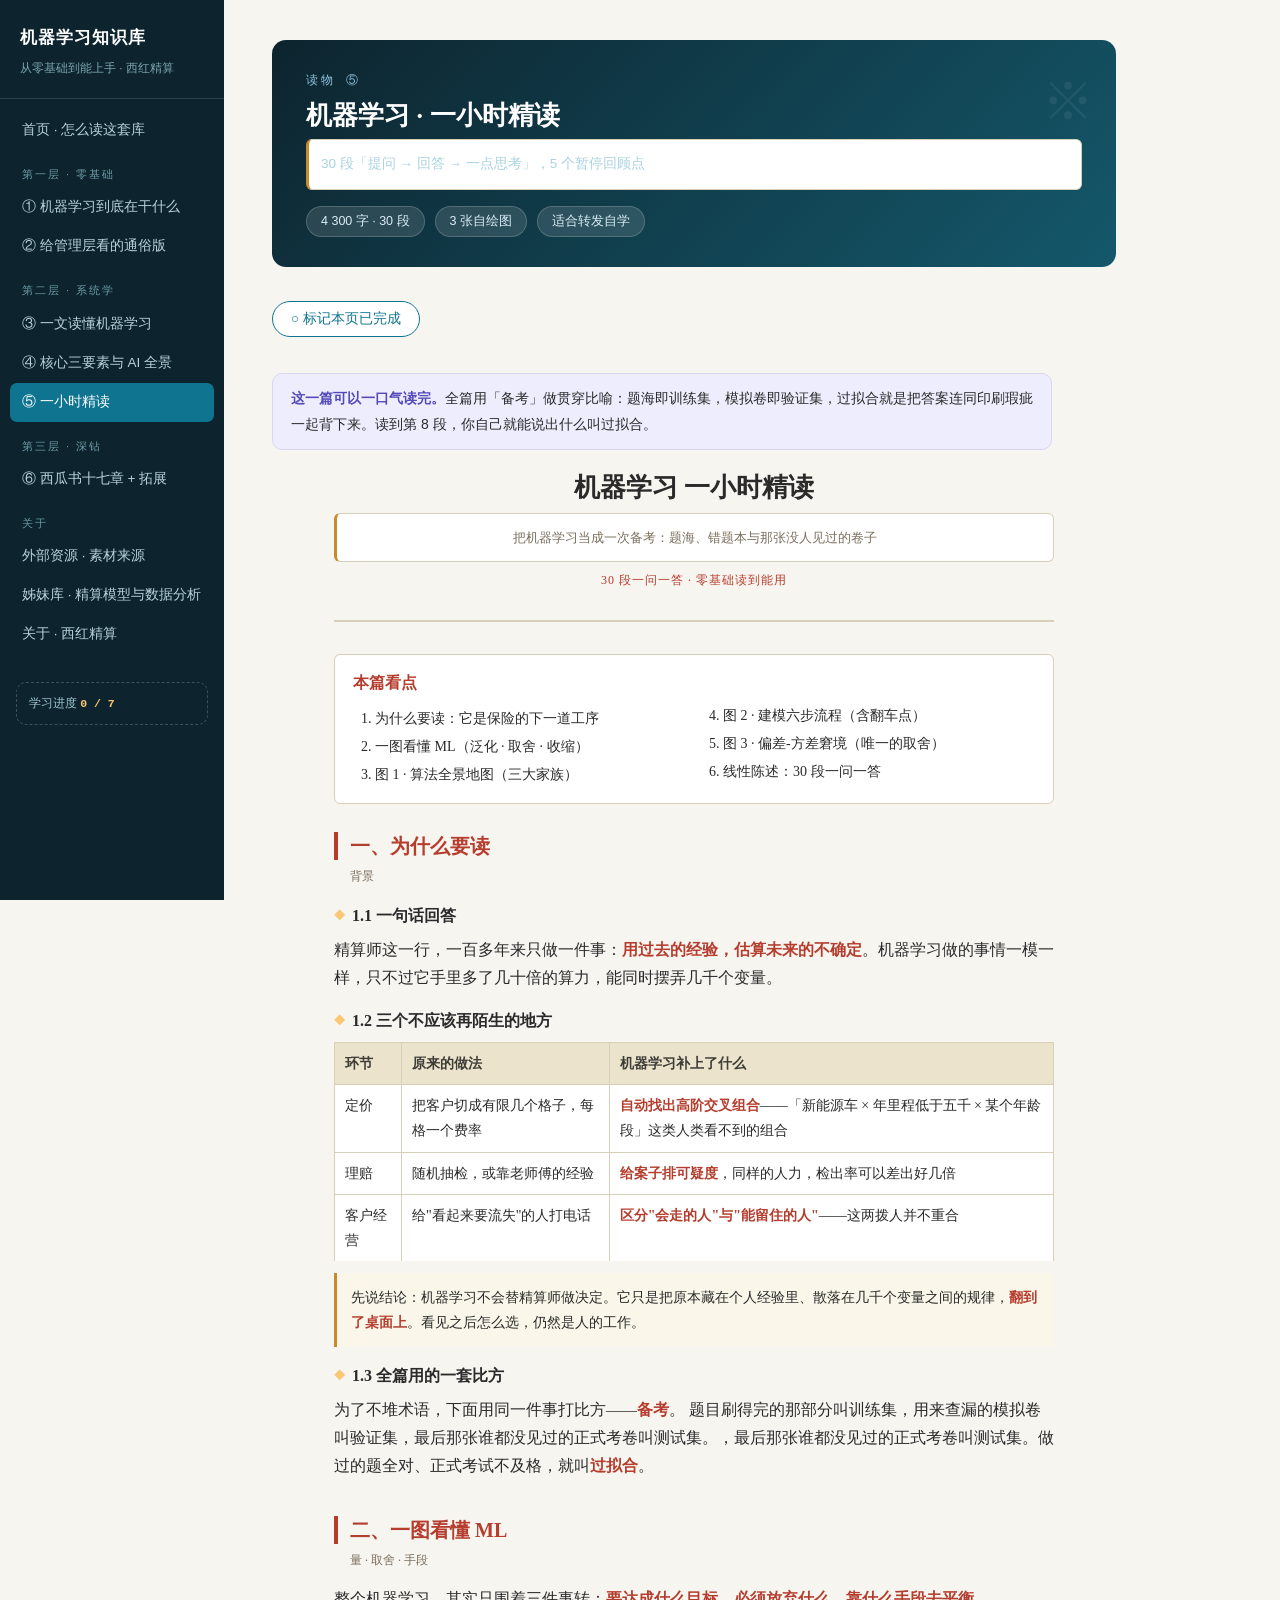
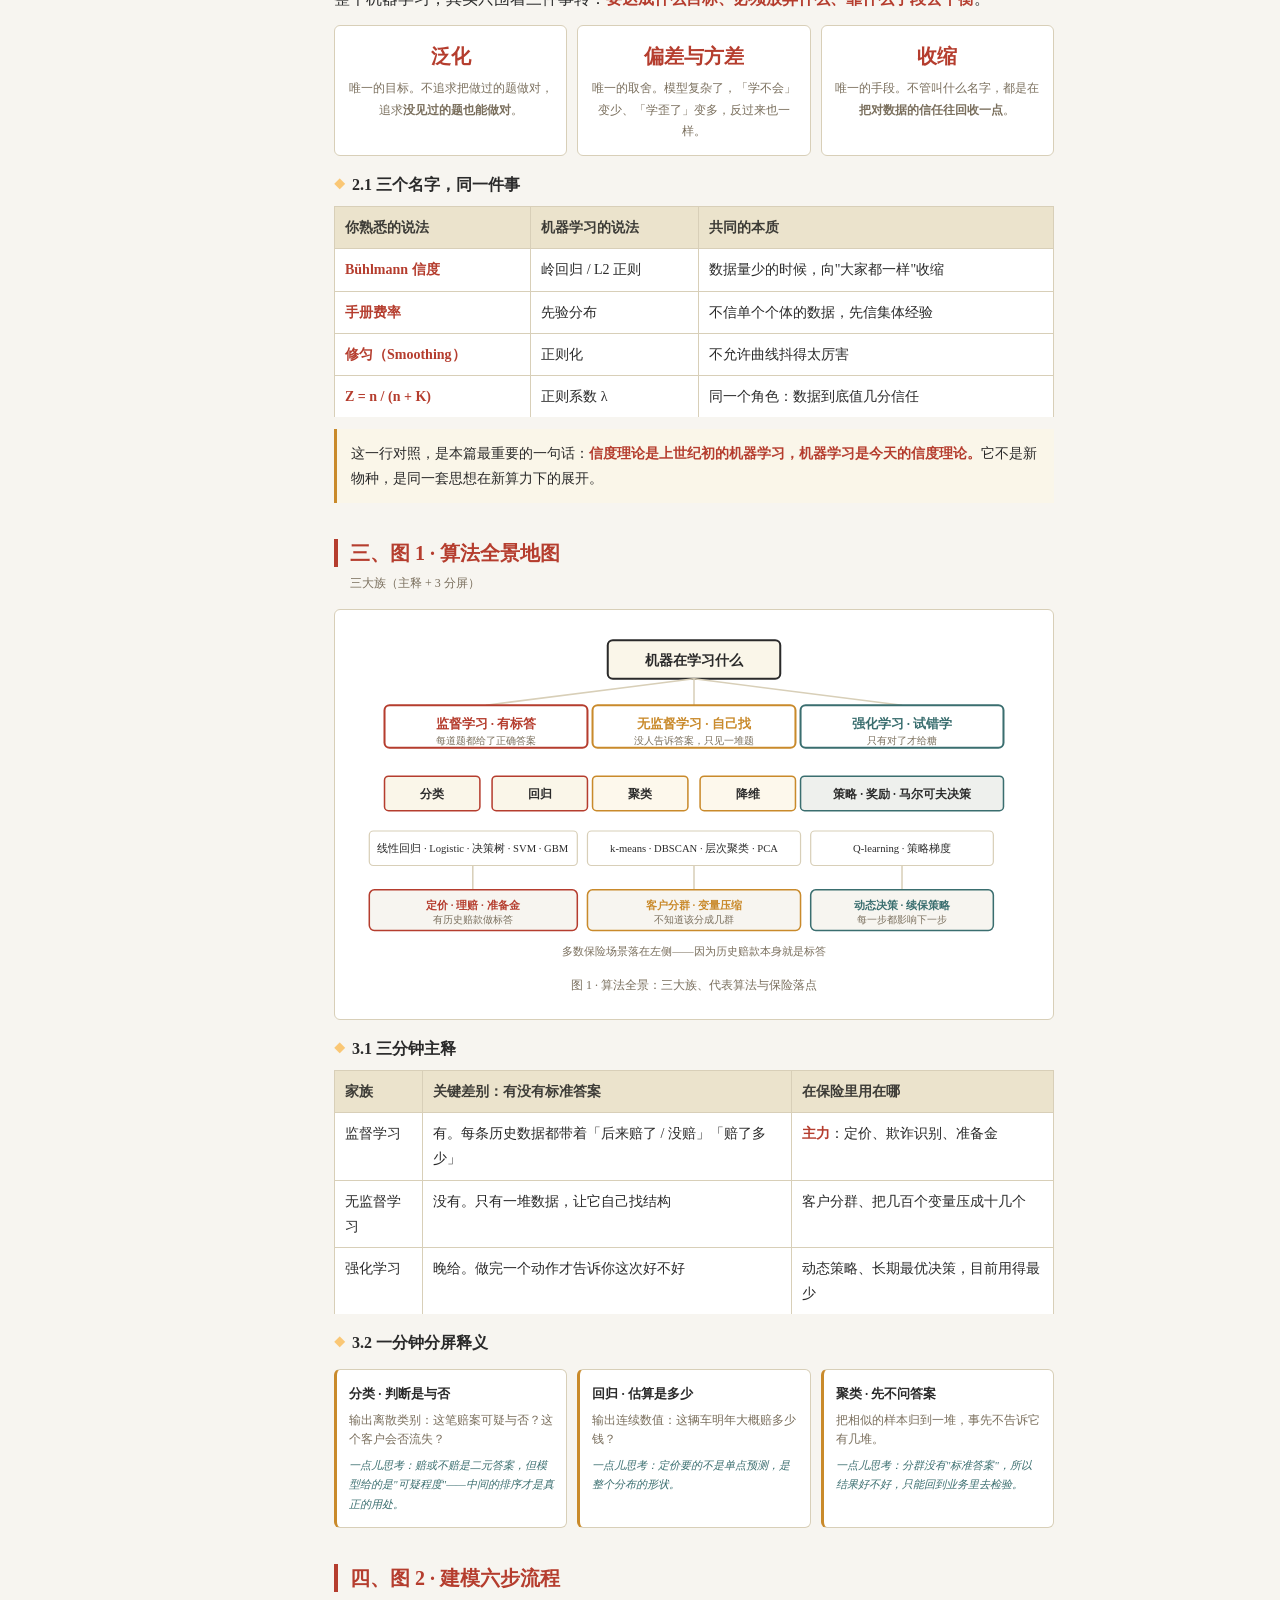
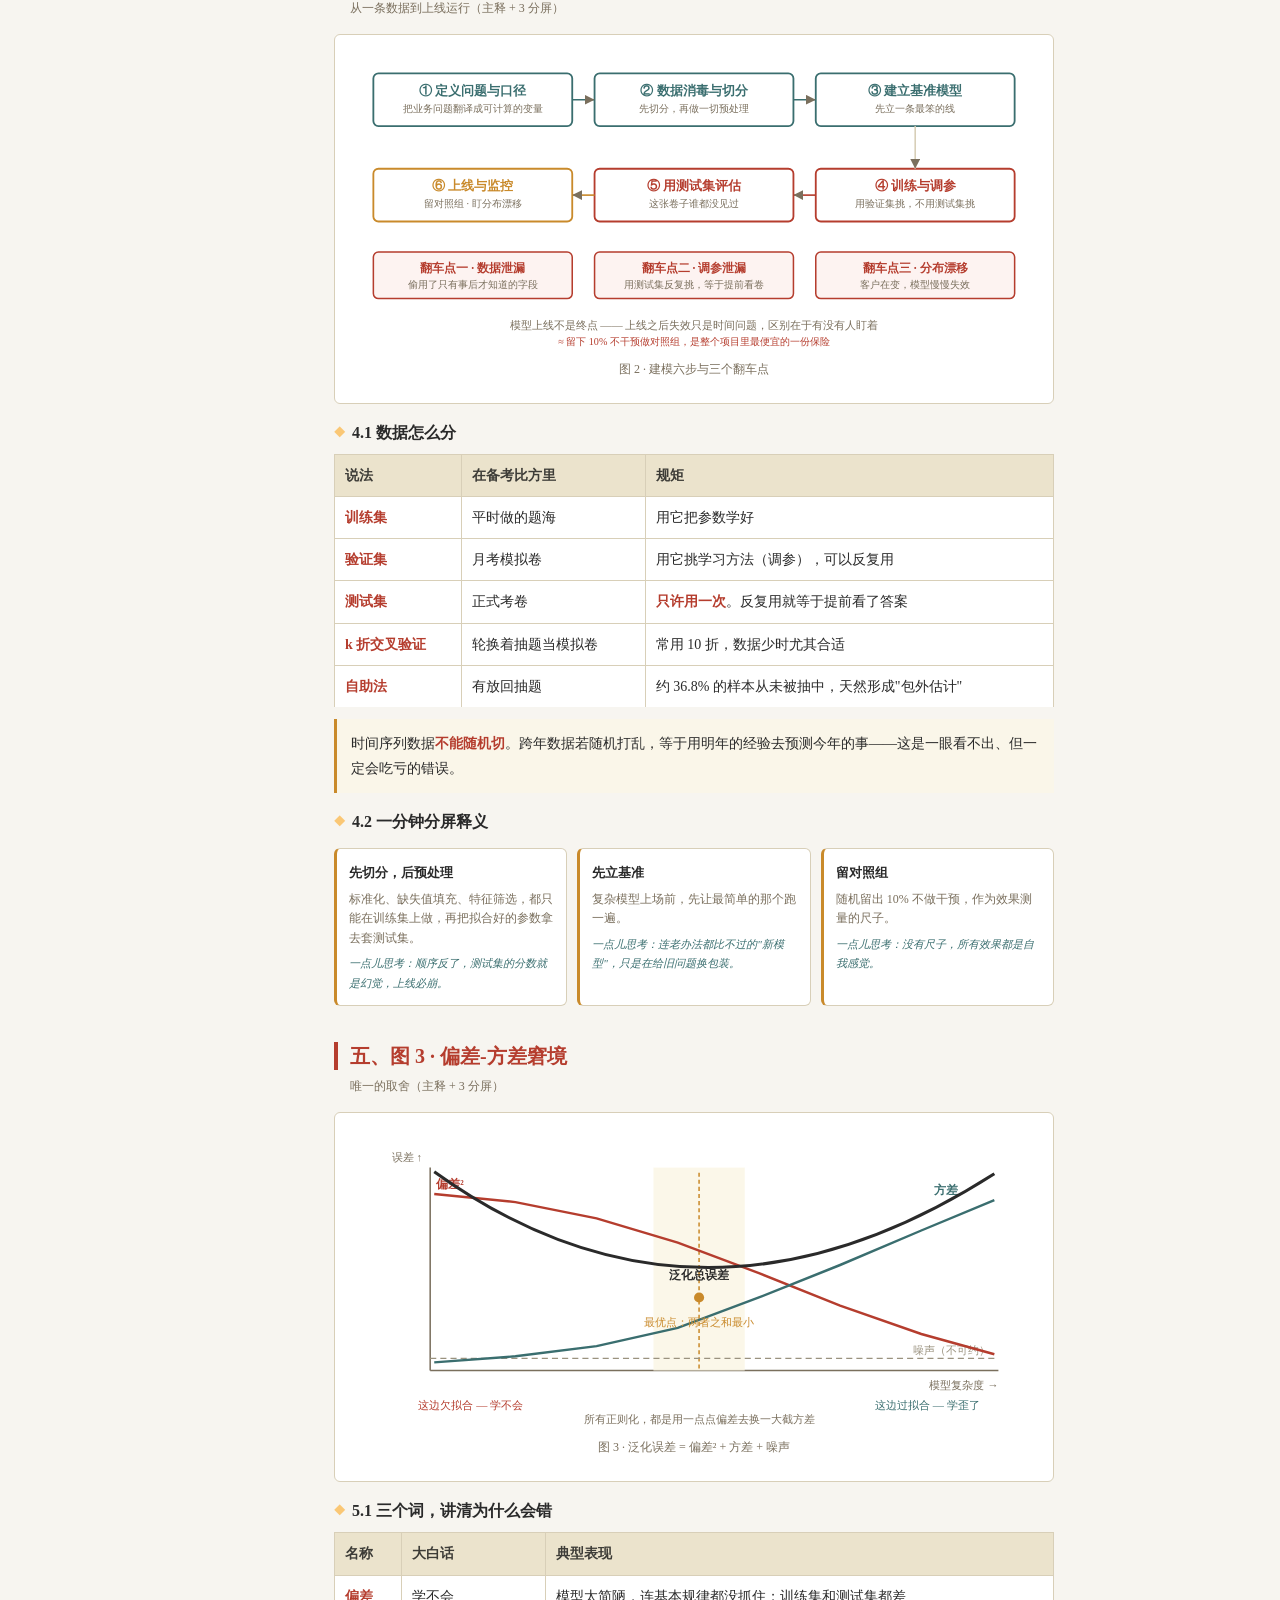
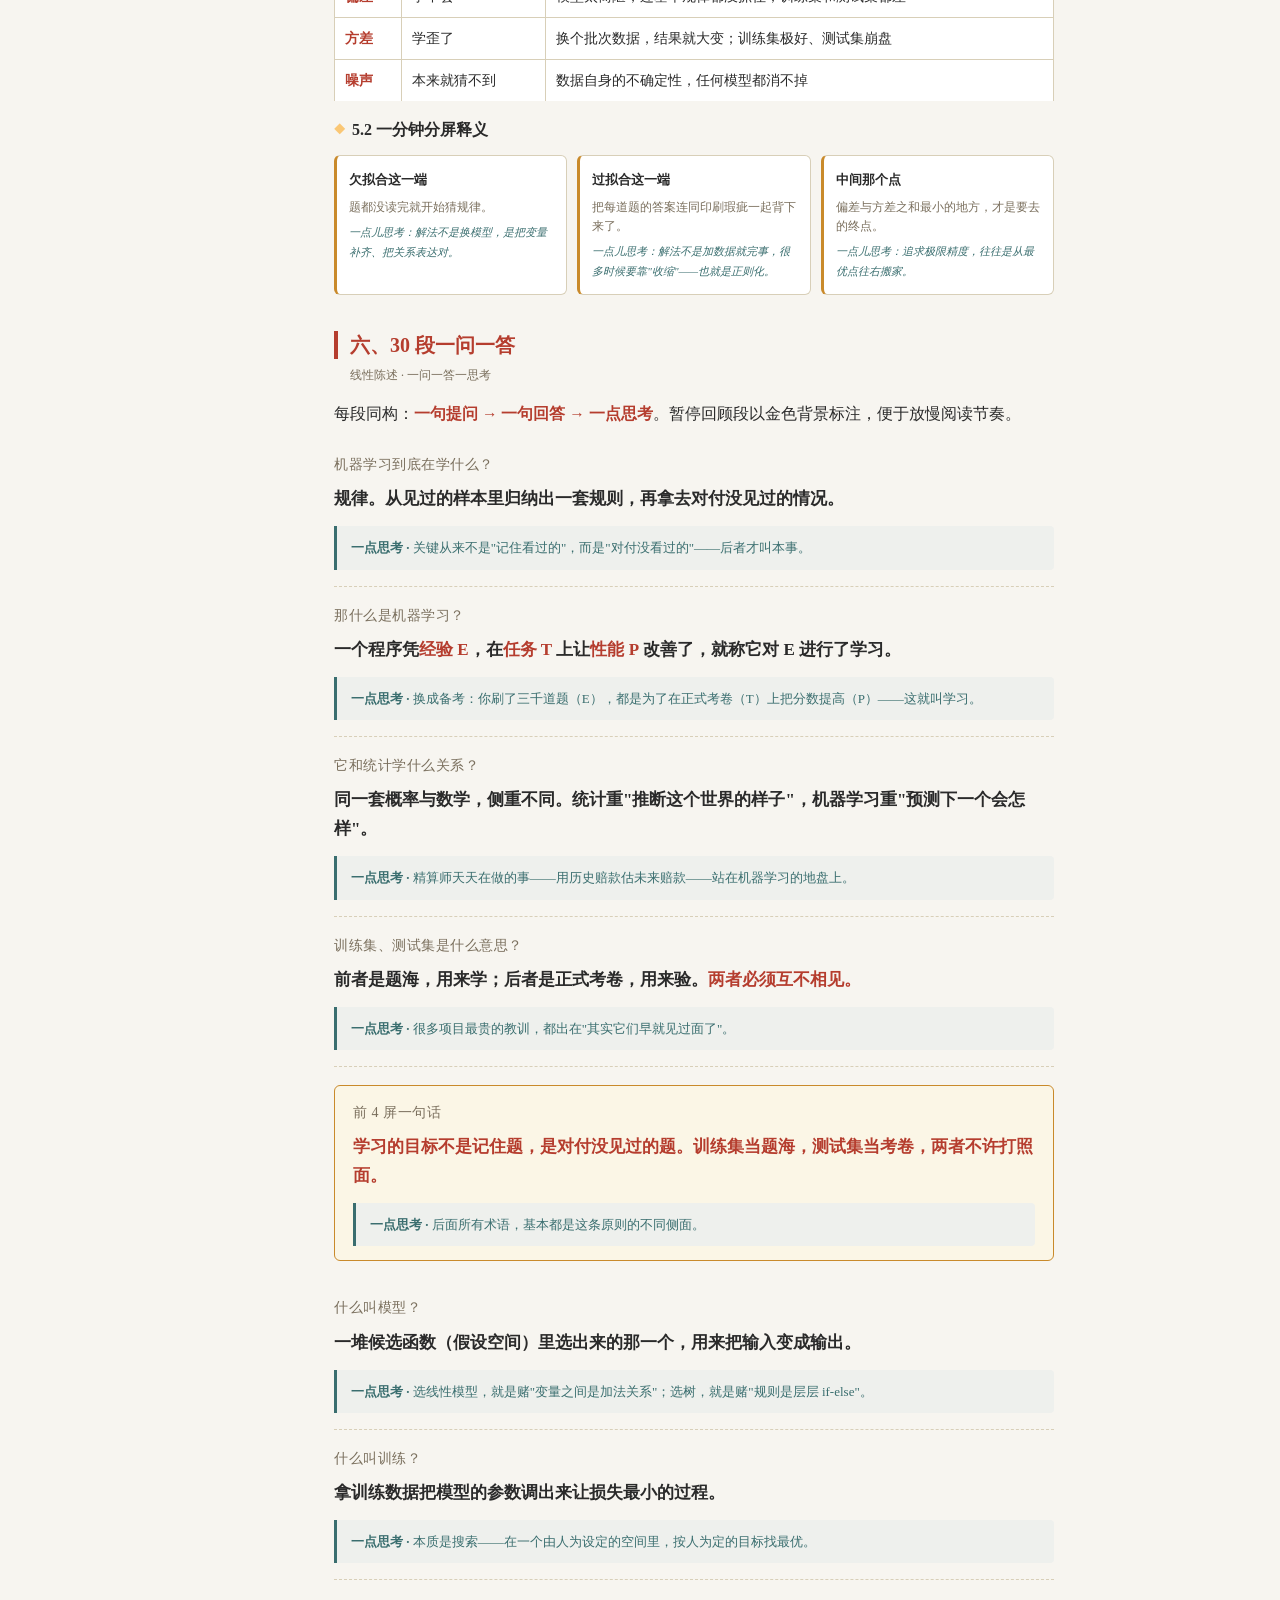
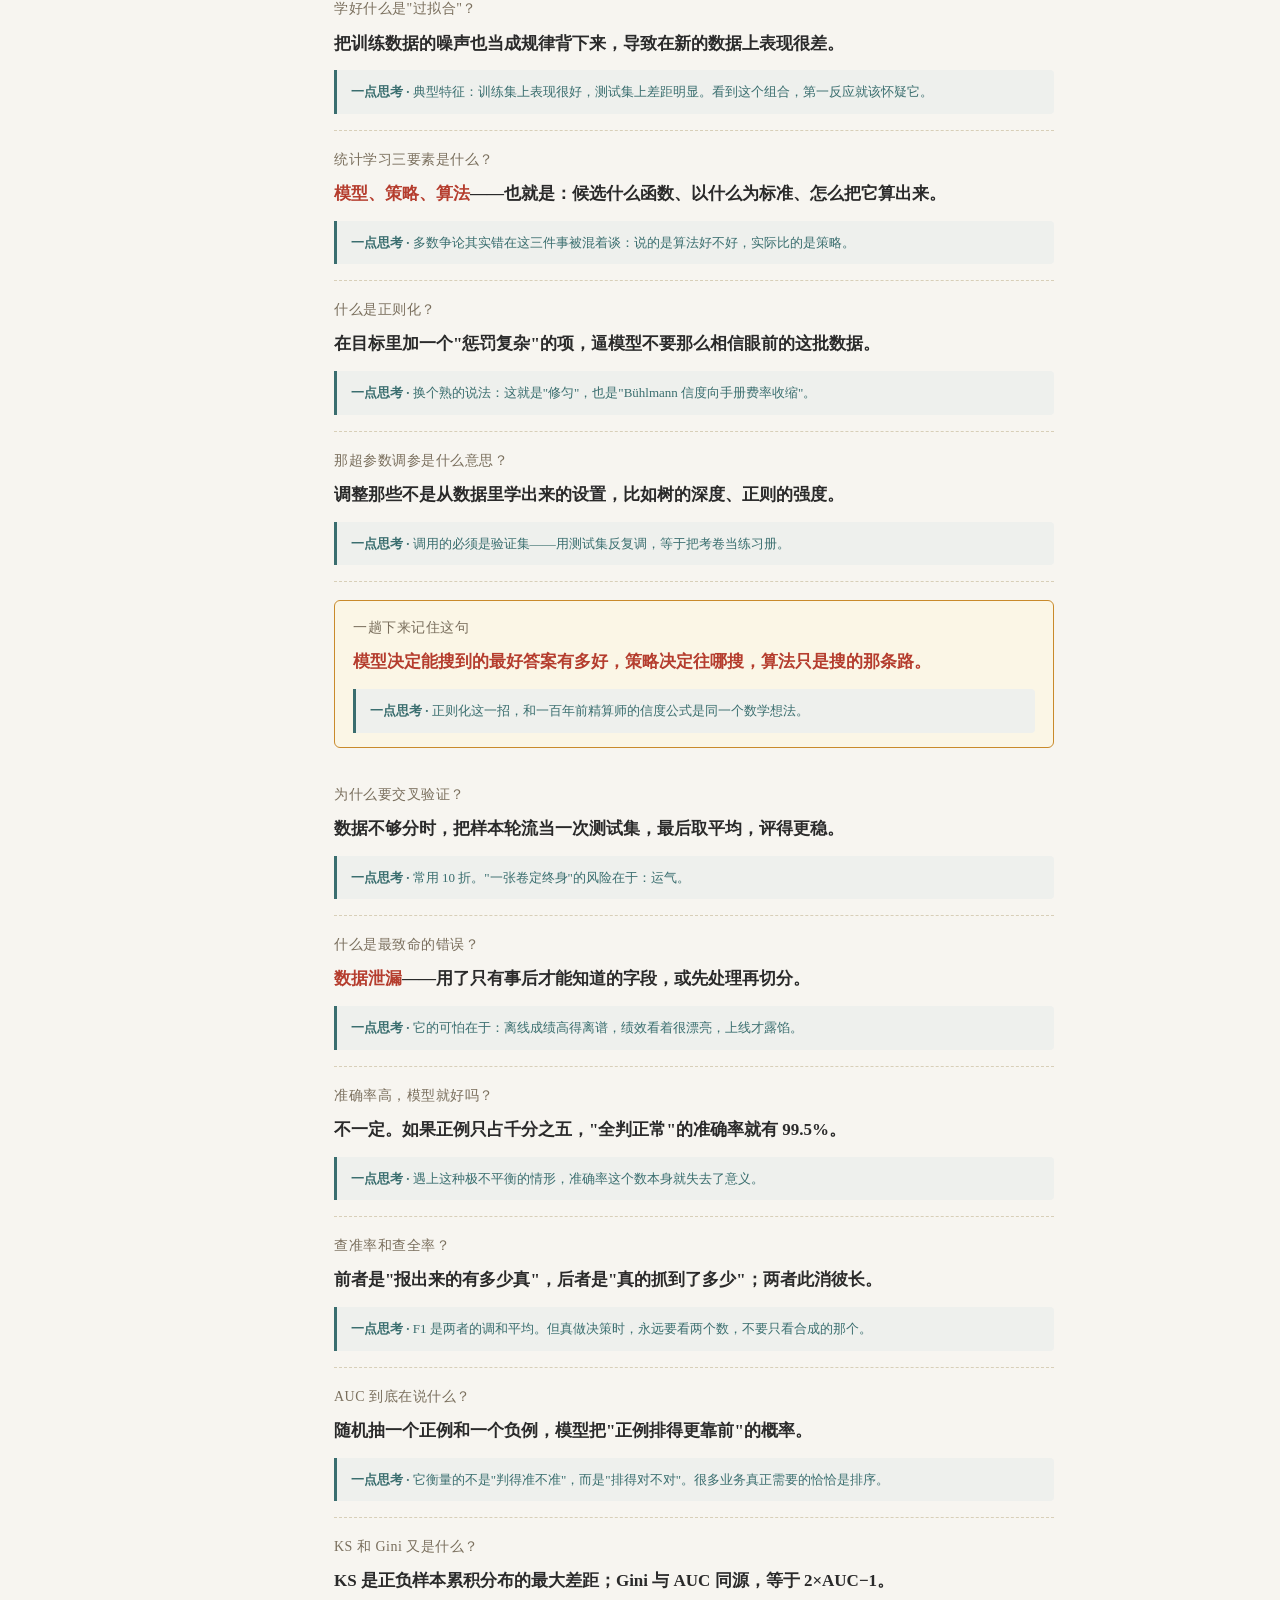
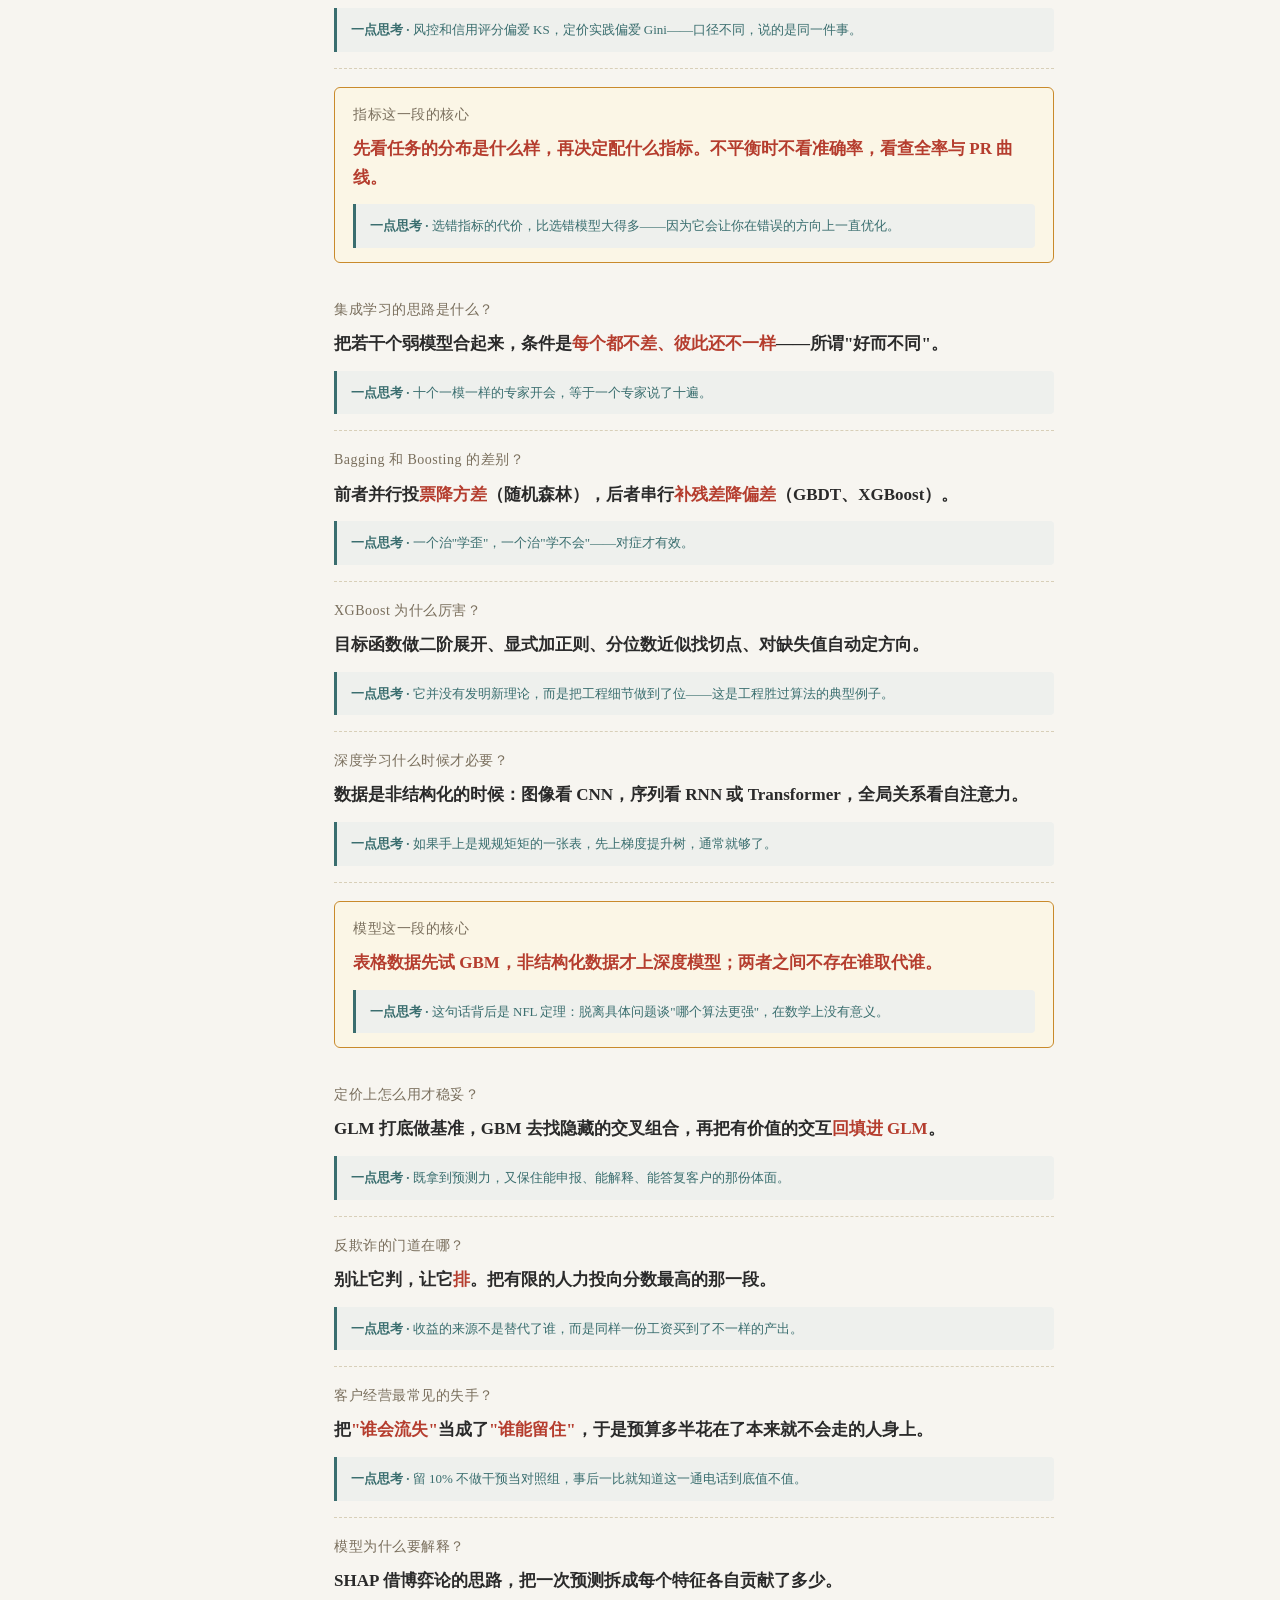
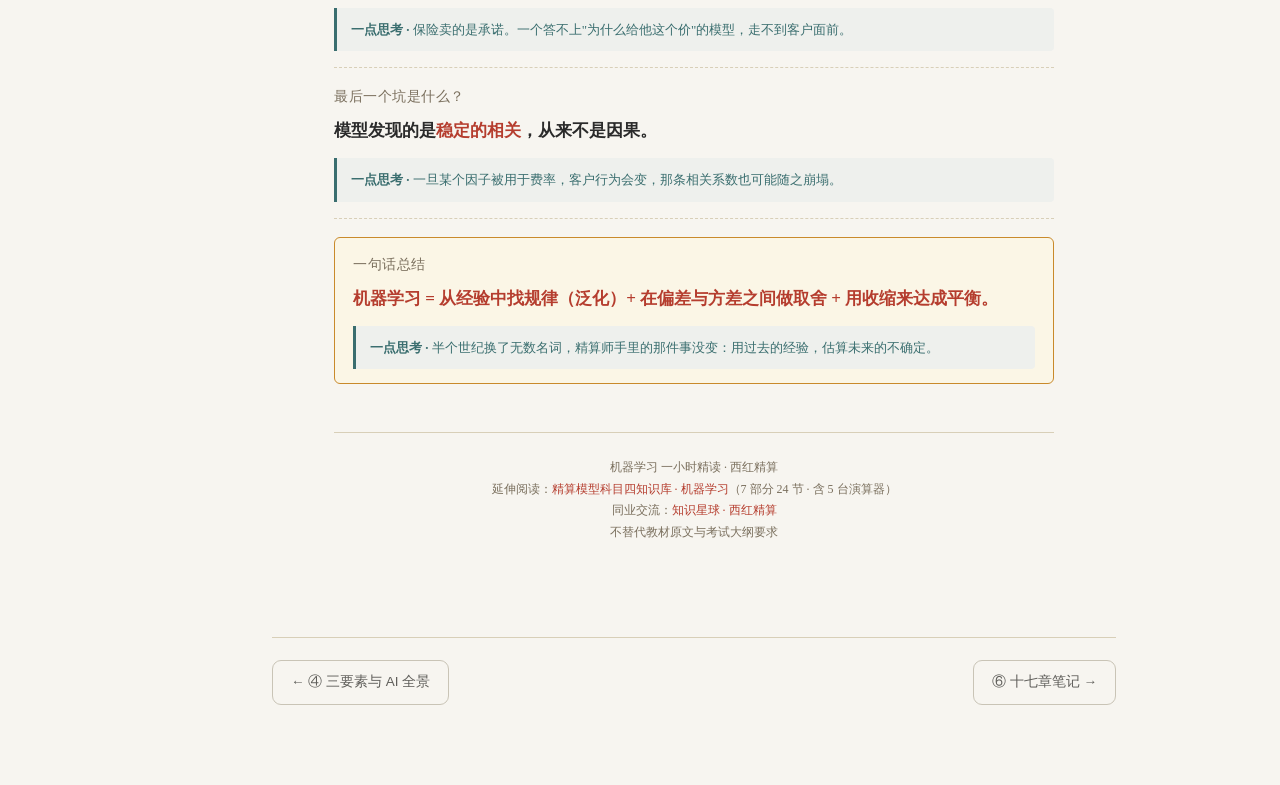
<file: oneday.html>
<!DOCTYPE html>
<html lang="zh-CN">
<head>
<meta charset="UTF-8">
<meta name="viewport" content="width=device-width,initial-scale=1">
<title>机器学习 · 一小时精读｜机器学习知识库 · 西红精算</title>
<link rel="stylesheet" href="css/style.css">
<style>
:root{
  --bg:#f5f1e6; --ink:#2a2a2a; --mute:#7a6f5d; --line:#d8cfb8;
  --red:#b53d2e; --red-soft:#d97565; --gold:#c98a2b; --teal:#3a6e6f;
}
*{box-sizing:border-box}
.art-wrap{font-family:"PingFang SC","Microsoft YaHei",serif;color:var(--ink);
  max-width:720px;margin:0 auto;padding:6px 0 40px;line-height:1.8;font-size:15.5px}
header{text-align:center;border-bottom:2px solid var(--line);padding-bottom:20px;margin-bottom:32px}
header h1{font-size:26px;margin:0 0 6px;color:var(--ink);font-weight:700}
header .sub{color:var(--mute);font-size:13px;margin:0}
header .meta{color:var(--red);font-size:12px;margin-top:8px;letter-spacing:1px}
nav.toc{background:#fff;padding:14px 18px;border:1px solid var(--line);border-radius:6px;margin-bottom:28px}
nav.toc strong{color:var(--red)}
nav.toc ol{margin:6px 0 0;padding-left:22px}
nav.toc li{margin:3px 0;font-size:14px}
section{margin-bottom:36px;scroll-margin-top:20px}
section h2{font-size:20px;color:var(--red);border-left:4px solid var(--red);padding-left:12px;
  margin:0 0 6px;font-weight:700}
section .time{color:var(--mute);font-size:12px;margin:0 0 14px;padding-left:16px}
section h3{font-size:16px;color:var(--ink);margin:18px 0 8px;font-weight:600}
section h3 .en{color:var(--mute);font-weight:400;font-size:13px;margin-left:6px}
p{margin:8px 0}
strong.k{color:var(--red);font-weight:700}
table{width:100%;border-collapse:collapse;margin:10px 0;font-size:14px}
th,td{border:1px solid var(--line);padding:8px 10px;text-align:left;vertical-align:top}
th{background:#ebe3cc;font-weight:600}
.fig{margin:14px 0;padding:14px;background:#fff;border:1px solid var(--line);border-radius:6px;text-align:center}
.fig svg{max-width:100%;height:auto}
.fig .cap{font-size:12px;color:var(--mute);margin-top:6px}
.callout{padding:12px 14px;border-left:3px solid var(--gold);background:#faf6e9;margin:12px 0;font-size:14px}
.box3{display:grid;grid-template-columns:repeat(3,1fr);gap:10px;margin:12px 0}
@media(max-width:640px){.box3{grid-template-columns:1fr}}
.box3 .b{background:#fff;border:1px solid var(--line);border-radius:6px;padding:12px;text-align:center}
.box3 .b .n{font-size:20px;color:var(--red);font-weight:700}
.box3 .b .l{font-size:12px;color:var(--mute);margin-top:4px}

/* ─── §3-§5 内嵌 1 分钟分屏（三联屏卡块）─── */
.sub-frames{display:grid;grid-template-columns:repeat(3,1fr);gap:10px;margin:14px 0 6px}
@media(max-width:640px){.sub-frames{grid-template-columns:1fr}}
.sub{background:#fff;border:1px solid var(--line);border-left:3px solid var(--gold);
  border-radius:6px;padding:12px;font-size:13px}
.sub .sno{color:var(--red);font-weight:700;font-size:11px;letter-spacing:1px;margin-bottom:4px}
.sub .sq{color:var(--ink);font-weight:600;margin-bottom:6px}
.sub .sa{color:var(--mute);font-size:12px;line-height:1.6}
.sub .st{color:var(--teal);font-size:11px;margin-top:6px;font-style:italic}

/* ─── §6 线性陈述（公众号发表格式）─── */
.frame{padding:16px 0;border-bottom:1px dashed var(--line);
  scroll-margin-top:20px;margin:0}
.frame:last-of-type{border-bottom:none}
.frame .q{font-size:14px;color:var(--mute);margin:0 0 8px;letter-spacing:.5px}
.frame .a{font-size:17px;color:var(--ink);font-weight:600;margin:0 0 12px;line-height:1.7}
.frame .think{font-size:13px;color:var(--teal);background:#eef0ed;padding:10px 14px;
  border-radius:0 4px 4px 0;border-left:3px solid var(--teal);margin:0}
.frame .think::before{content:"一点思考 · ";font-weight:600;color:var(--teal)}
/* 暂停回顾段（金色高亮） */
.frame.review{background:#fbf6e6;border:1px solid var(--gold);border-radius:6px;
  padding:14px 18px;margin:18px 0}
.frame.review .a{color:var(--red)}

footer{text-align:center;color:var(--mute);font-size:12px;border-top:1px solid var(--line);
  padding-top:16px;margin-top:48px}
a{color:var(--red);text-decoration:none}
a:hover{text-decoration:underline}
</style>
</head>
<body>
<aside class="side">
  <div class="brand"><b>机器学习知识库</b><span>从零基础到能上手 · 西红精算</span></div>
  <nav>
    <a href="index.html">首页 · 怎么读这套库</a>
    <div class="grp">第一层 · 零基础</div>
    <a href="overview.html">① 机器学习到底在干什么</a>
    <a href="mgmt.html">② 给管理层看的通俗版</a>
    <div class="grp">第二层 · 系统学</div>
    <a href="onepage.html">③ 一文读懂机器学习</a>
    <a href="core.html">④ 核心三要素与 AI 全景</a>
    <a href="oneday.html" class="on">⑤ 一小时精读</a>
    <div class="grp">第三层 · 深钻</div>
    <a href="notes.html">⑥ 西瓜书十七章 + 拓展</a>
    <div class="grp">关于</div>
    <a href="resources.html">外部资源 · 素材来源</a>
    <a href="amkb.html">姊妹库 · 精算模型与数据分析</a>
    <a href="xihong.html">关于 · 西红精算</a>
  </nav>
  <div class="prog-mini">学习进度 <b>0 / 7</b></div>
</aside>

<main class="main">
  <div class="ch-head">
    <div class="no">读物 ⑤</div>
    <h1>机器学习 · 一小时精读</h1>
    <div class="sub">30 段「提问 → 回答 → 一点思考」，5 个暂停回顾点</div>
    <div class="meta"><span>4 300 字 · 30 段</span><span>3 张自绘图</span><span>适合转发自学</span></div>
  </div>

  <button class="done-btn" data-id="oneday">○ 标记本页已完成</button>

  <div class="tip" style="max-width:780px"><b>这一篇可以一口气读完。</b>全篇用「备考」做贯穿比喻：题海即训练集，模拟卷即验证集，过拟合就是把答案连同印刷瑕疵一起背下来。读到第 8 段，你自己就能说出什么叫过拟合。</div>

  <div class="art-wrap">


<header>
  <h1>机器学习 一小时精读</h1>
  <p class="sub">把机器学习当成一次备考：题海、错题本与那张没人见过的卷子</p>
  <p class="meta">30 段一问一答 · 零基础读到能用</p>
</header>

<nav class="toc" id="toc">
  <strong>本篇看点</strong>
  <ol>
    <li>为什么要读：它是保险的下一道工序</li>
    <li>一图看懂 ML（泛化 · 取舍 · 收缩）</li>
    <li>图 1 · 算法全景地图（三大家族）</li>
    <li>图 2 · 建模六步流程（含翻车点）</li>
    <li>图 3 · 偏差-方差窘境（唯一的取舍）</li>
    <li>线性陈述：30 段一问一答</li>
  </ol>
</nav>

<!-- ════════════════════════ §1 为什么要读 ════════════════════════ -->
<section id="why">
  <h2>一、为什么要读</h2>
  <p class="time">背景</p>

  <h3>1.1 一句话回答</h3>
  <p>精算师这一行，一百多年来只做一件事：<strong class="k">用过去的经验，估算未来的不确定</strong>。机器学习做的事情一模一样，只不过它手里多了几十倍的算力，能同时摆弄几千个变量。</p>

  <h3>1.2 三个不应该再陌生的地方</h3>
  <table>
    <tr><th>环节</th><th>原来的做法</th><th>机器学习补上了什么</th></tr>
    <tr><td>定价</td><td>把客户切成有限几个格子，每格一个费率</td><td><strong class="k">自动找出高阶交叉组合</strong>——「新能源车 × 年里程低于五千 × 某个年龄段」这类人类看不到的组合</td></tr>
    <tr><td>理赔</td><td>随机抽检，或靠老师傅的经验</td><td><strong class="k">给案子排可疑度</strong>，同样的人力，检出率可以差出好几倍</td></tr>
    <tr><td>客户经营</td><td>给"看起来要流失"的人打电话</td><td><strong class="k">区分"会走的人"与"能留住的人"</strong>——这两拨人并不重合</td></tr>
  </table>

  <div class="callout">先说结论：机器学习不会替精算师做决定。它只是把原本藏在个人经验里、散落在几千个变量之间的规律，<strong class="k">翻到了桌面上</strong>。看见之后怎么选，仍然是人的工作。</div>

  <h3>1.3 全篇用的一套比方</h3>
  <p>为了不堆术语，下面用同一件事打比方——<strong class="k">备考</strong>。  题目刷得完的那部分叫训练集，用来查漏的模拟卷叫验证集，最后那张谁都没见过的正式考卷叫测试集。，最后那张谁都没见过的正式考卷叫测试集。做过的题全对、正式考试不及格，就叫<strong class="k">过拟合</strong>。</p>
</section>

<!-- ════════════════════════ §2 一图看懂 ════════════════════════ -->
<section id="overview">
  <h2>二、一图看懂 ML</h2>
  <p class="time">量 · 取舍 · 手段</p>

  <p>整个机器学习，其实只围着三件事转：<strong class="k">要达成什么目标、必须放弃什么、靠什么手段去平衡</strong>。</p>

  <div class="box3">
    <div class="b">
      <div class="n">泛化</div>
      <div class="l">唯一的目标。不追求把做过的题做对，追求<strong>没见过的题也能做对</strong>。</div>
    </div>
    <div class="b">
      <div class="n">偏差与方差</div>
      <div class="l">唯一的取舍。模型复杂了，「学不会」变少、「学歪了」变多，反过来也一样。</div>
    </div>
    <div class="b">
      <div class="n">收缩</div>
      <div class="l">唯一的手段。不管叫什么名字，都是在<strong>把对数据的信任往回收一点</strong>。</div>
    </div>
  </div>

  <h3>2.1 三个名字，同一件事</h3>
  <table>
    <tr><th>你熟悉的说法</th><th>机器学习的说法</th><th>共同的本质</th></tr>
    <tr><td><strong class="k">Bühlmann 信度</strong></td><td>岭回归 / L2 正则</td><td>数据量少的时候，向"大家都一样"收缩</td></tr>
    <tr><td><strong class="k">手册费率</strong></td><td>先验分布</td><td>不信单个个体的数据，先信集体经验</td></tr>
    <tr><td><strong class="k">修匀（Smoothing）</strong></td><td>正则化</td><td>不允许曲线抖得太厉害</td></tr>
    <tr><td><strong class="k">Z = n / (n + K)</strong></td><td>正则系数 λ</td><td>同一个角色：数据到底值几分信任</td></tr>
  </table>

  <div class="callout">这一行对照，是本篇最重要的一句话：<strong class="k">信度理论是上世纪初的机器学习，机器学习是今天的信度理论。</strong>它不是新物种，是同一套思想在新算力下的展开。</div>
</section>

<!-- ════════════════════════ §3 图 1 算法全景 ════════════════════════ -->
<section id="fig1">
  <h2>三、图 1 · 算法全景地图</h2>
  <p class="time">三大族（主释 + 3 分屏）</p>

  <div class="fig">
    <svg viewBox="0 0 680 340" xmlns="http://www.w3.org/2000/svg">
      <!-- 顶端 -->
      <rect x="255" y="16" width="170" height="38" rx="5" fill="#faf6e9" stroke="#2a2a2a" stroke-width="2"/>
      <text x="340" y="40" text-anchor="middle" font-size="14" font-weight="700" fill="#2a2a2a">机器在学习什么</text>
      <!-- 连线 -->
      <line x1="340" y1="54" x2="135" y2="80" stroke="#d8cfb8" stroke-width="1.5"/>
      <line x1="340" y1="54" x2="340" y2="80" stroke="#d8cfb8" stroke-width="1.5"/>
      <line x1="340" y1="54" x2="545" y2="80" stroke="#d8cfb8" stroke-width="1.5"/>
      <!-- 三个家族 -->
      <rect x="35" y="80" width="200" height="42" rx="5" fill="#fff" stroke="#b53d2e" stroke-width="2"/>
      <text x="135" y="102" text-anchor="middle" font-size="13" font-weight="700" fill="#b53d2e">监督学习 · 有标答</text>
      <text x="135" y="118" text-anchor="middle" font-size="10" fill="#7a6f5d">每道题都给了正确答案</text>
      <rect x="240" y="80" width="200" height="42" rx="5" fill="#fff" stroke="#c98a2b" stroke-width="2"/>
      <text x="340" y="102" text-anchor="middle" font-size="13" font-weight="700" fill="#c98a2b">无监督学习 · 自己找</text>
      <text x="340" y="118" text-anchor="middle" font-size="10" fill="#7a6f5d">没人告诉答案，只见一堆题</text>
      <rect x="445" y="80" width="200" height="42" rx="5" fill="#fff" stroke="#3a6e6f" stroke-width="2"/>
      <text x="545" y="102" text-anchor="middle" font-size="13" font-weight="700" fill="#3a6e6f">强化学习 · 试错学</text>
      <text x="545" y="118" text-anchor="middle" font-size="10" fill="#7a6f5d">只有对了才给糖</text>
      <!-- 第二层 -->
      <rect x="35" y="150" width="94" height="34" rx="4" fill="#faf6e9" stroke="#b53d2e" stroke-width="1.5"/>
      <text x="82" y="171" text-anchor="middle" font-size="11.5" font-weight="600" fill="#2a2a2a">分类</text>
      <rect x="141" y="150" width="94" height="34" rx="4" fill="#faf6e9" stroke="#b53d2e" stroke-width="1.5"/>
      <text x="188" y="171" text-anchor="middle" font-size="11.5" font-weight="600" fill="#2a2a2a">回归</text>
      <rect x="240" y="150" width="94" height="34" rx="4" fill="#fdf8ec" stroke="#c98a2b" stroke-width="1.5"/>
      <text x="287" y="171" text-anchor="middle" font-size="11.5" font-weight="600" fill="#2a2a2a">聚类</text>
      <rect x="346" y="150" width="94" height="34" rx="4" fill="#fdf8ec" stroke="#c98a2b" stroke-width="1.5"/>
      <text x="393" y="171" text-anchor="middle" font-size="11.5" font-weight="600" fill="#2a2a2a">降维</text>
      <rect x="445" y="150" width="200" height="34" rx="4" fill="#eef0ed" stroke="#3a6e6f" stroke-width="1.5"/>
      <text x="545" y="171" text-anchor="middle" font-size="11.5" font-weight="600" fill="#2a2a2a">策略 · 奖励 · 马尔可夫决策</text>
      <!-- 第三层 代表算法 -->
      <rect x="20" y="204" width="205" height="34" rx="4" fill="#fff" stroke="#d8cfb8" stroke-width="1.2"/>
      <text x="122" y="225" text-anchor="middle" font-size="10.5" fill="#2a2a2a">线性回归 · Logistic · 决策树 · SVM · GBM</text>
      <rect x="235" y="204" width="210" height="34" rx="4" fill="#fff" stroke="#d8cfb8" stroke-width="1.2"/>
      <text x="340" y="225" text-anchor="middle" font-size="10.5" fill="#2a2a2a">k-means · DBSCAN · 层次聚类 · PCA</text>
      <rect x="455" y="204" width="180" height="34" rx="4" fill="#fff" stroke="#d8cfb8" stroke-width="1.2"/>
      <text x="545" y="225" text-anchor="middle" font-size="10.5" fill="#2a2a2a">Q-learning · 策略梯度</text>
      <!-- 底部保险场景 -->
      <line x1="122" y1="238" x2="122" y2="262" stroke="#d8cfb8" stroke-width="1.5"/>
      <line x1="340" y1="238" x2="340" y2="262" stroke="#d8cfb8" stroke-width="1.5"/>
      <line x1="545" y1="238" x2="545" y2="262" stroke="#d8cfb8" stroke-width="1.5"/>
      <rect x="20" y="262" width="205" height="40" rx="5" fill="#f7f5f0" stroke="#b53d2e" stroke-width="1.5"/>
      <text x="122" y="281" text-anchor="middle" font-size="11" font-weight="700" fill="#b53d2e">定价 · 理赔 · 准备金</text>
      <text x="122" y="295" text-anchor="middle" font-size="10" fill="#7a6f5d">有历史赔款做标答</text>
      <rect x="235" y="262" width="210" height="40" rx="5" fill="#f7f5f0" stroke="#c98a2b" stroke-width="1.5"/>
      <text x="340" y="281" text-anchor="middle" font-size="11" font-weight="700" fill="#c98a2b">客户分群 · 变量压缩</text>
      <text x="340" y="295" text-anchor="middle" font-size="10" fill="#7a6f5d">不知道该分成几群</text>
      <rect x="455" y="262" width="180" height="40" rx="5" fill="#f7f5f0" stroke="#3a6e6f" stroke-width="1.5"/>
      <text x="545" y="281" text-anchor="middle" font-size="11" font-weight="700" fill="#3a6e6f">动态决策 · 续保策略</text>
      <text x="545" y="295" text-anchor="middle" font-size="10" fill="#7a6f5d">每一步都影响下一步</text>
      <text x="340" y="326" text-anchor="middle" font-size="10.5" fill="#7a6f5d">多数保险场景落在左侧——因为历史赔款本身就是标答</text>
    </svg>
    <p class="cap">图 1 · 算法全景：三大族、代表算法与保险落点</p>
  </div>

  <h3>3.1 三分钟主释</h3>
  <table>
    <tr><th>家族</th><th>关键差别：有没有标准答案</th><th>在保险里用在哪</th></tr>
    <tr><td>监督学习</td><td>有。每条历史数据都带着「后来赔了 / 没赔」「赔了多少」</td><td><strong class="k">主力</strong>：定价、欺诈识别、准备金</td></tr>
    <tr><td>无监督学习</td><td>没有。只有一堆数据，让它自己找结构</td><td>客户分群、把几百个变量压成十几个</td></tr>
    <tr><td>强化学习</td><td>晚给。做完一个动作才告诉你这次好不好</td><td>动态策略、长期最优决策，目前用得最少</td></tr>
  </table>

  <h3>3.2 一分钟分屏释义</h3>
  <div class="sub-frames">
    <div class="sub">
      <div class="sq">分类 · 判断是与否</div>
      <div class="sa">输出离散类别：这笔赔案可疑与否？这个客户会否流失？</div>
      <div class="st">一点儿思考：赔或不赔是二元答案，但模型给的是"可疑程度"——中间的排序才是真正的用处。</div>
    </div>
    <div class="sub">
      <div class="sq">回归 · 估算是多少</div>
      <div class="sa">输出连续数值：这辆车明年大概赔多少钱？</div>
      <div class="st">一点儿思考：定价要的不是单点预测，是整个分布的形状。</div>
    </div>
    <div class="sub">
      <div class="sq">聚类 · 先不问答案</div>
      <div class="sa">把相似的样本归到一堆，事先不告诉它有几堆。</div>
      <div class="st">一点儿思考：分群没有"标准答案"，所以结果好不好，只能回到业务里去检验。</div>
    </div>
  </div>
</section>

<!-- ════════════════════════ §4 图 2 建模流程 ════════════════════════ -->
<section id="fig2">
  <h2>四、图 2 · 建模六步流程</h2>
  <p class="time">从一条数据到上线运行（主释 + 3 分屏）</p>

  <div class="fig">
    <svg viewBox="0 0 680 300" xmlns="http://www.w3.org/2000/svg">
      <!-- 六步 -->
      <rect x="24" y="24" width="196" height="52" rx="5" fill="#fff" stroke="#3a6e6f" stroke-width="1.8"/>
      <text x="122" y="45" text-anchor="middle" font-size="12.5" font-weight="700" fill="#3a6e6f">① 定义问题与口径</text>
      <text x="122" y="62" text-anchor="middle" font-size="10" fill="#7a6f5d">把业务问题翻译成可计算的变量</text>
      <rect x="242" y="24" width="196" height="52" rx="5" fill="#fff" stroke="#3a6e6f" stroke-width="1.8"/>
      <text x="340" y="45" text-anchor="middle" font-size="12.5" font-weight="700" fill="#3a6e6f">② 数据消毒与切分</text>
      <text x="340" y="62" text-anchor="middle" font-size="10" fill="#7a6f5d">先切分，再做一切预处理</text>
      <rect x="460" y="24" width="196" height="52" rx="5" fill="#fff" stroke="#3a6e6f" stroke-width="1.8"/>
      <text x="558" y="45" text-anchor="middle" font-size="12.5" font-weight="700" fill="#3a6e6f">③ 建立基准模型</text>
      <text x="558" y="62" text-anchor="middle" font-size="10" fill="#7a6f5d">先立一条最笨的线</text>

      <rect x="460" y="118" width="196" height="52" rx="5" fill="#fff" stroke="#b53d2e" stroke-width="1.8"/>
      <text x="558" y="139" text-anchor="middle" font-size="12.5" font-weight="700" fill="#b53d2e">④ 训练与调参</text>
      <text x="558" y="156" text-anchor="middle" font-size="10" fill="#7a6f5d">用验证集挑，不用测试集挑</text>
      <rect x="242" y="118" width="196" height="52" rx="5" fill="#fff" stroke="#b53d2e" stroke-width="1.8"/>
      <text x="340" y="139" text-anchor="middle" font-size="12.5" font-weight="700" fill="#b53d2e">⑤ 用测试集评估</text>
      <text x="340" y="156" text-anchor="middle" font-size="10" fill="#7a6f5d">这张卷子谁都没见过</text>
      <rect x="24" y="118" width="196" height="52" rx="5" fill="#fff" stroke="#c98a2b" stroke-width="1.8"/>
      <text x="122" y="139" text-anchor="middle" font-size="12.5" font-weight="700" fill="#c98a2b">⑥ 上线与监控</text>
      <text x="122" y="156" text-anchor="middle" font-size="10" fill="#7a6f5d">留对照组 · 盯分布漂移</text>

      <!-- 箭头 -->
      <path d="M220 50 L242 50" stroke="#3a6e6f" stroke-width="1.6" fill="none" marker-end="url(#ar2)"/>
      <path d="M438 50 L460 50" stroke="#3a6e6f" stroke-width="1.6" fill="none" marker-end="url(#ar2)"/>
      <path d="M558 76 L558 118" stroke="#d8cfb8" stroke-width="1.6" fill="none" marker-end="url(#ar2)"/>
      <path d="M460 144 L438 144" stroke="#b53d2e" stroke-width="1.6" fill="none" marker-end="url(#ar2)"/>
      <path d="M242 144 L220 144" stroke="#c98a2b" stroke-width="1.6" fill="none" marker-end="url(#ar2)"/>
      <defs>
        <marker id="ar2" markerWidth="8" markerHeight="8" refX="6" refY="3" orient="auto">
          <path d="M0,0 L6,3 L0,6" fill="#7a6f5d"/>
        </marker>
      </defs>

      <!-- 三个翻车点 -->
      <rect x="24" y="200" width="196" height="46" rx="5" fill="#fdf3f1" stroke="#b53d2e" stroke-width="1.5"/>
      <text x="122" y="220" text-anchor="middle" font-size="11.5" font-weight="700" fill="#b53d2e">翻车点一 · 数据泄漏</text>
      <text x="122" y="236" text-anchor="middle" font-size="10" fill="#7a6f5d">偷用了只有事后才知道的字段</text>
      <rect x="242" y="200" width="196" height="46" rx="5" fill="#fdf3f1" stroke="#b53d2e" stroke-width="1.5"/>
      <text x="340" y="220" text-anchor="middle" font-size="11.5" font-weight="700" fill="#b53d2e">翻车点二 · 调参泄漏</text>
      <text x="340" y="236" text-anchor="middle" font-size="10" fill="#7a6f5d">用测试集反复挑，等于提前看卷</text>
      <rect x="460" y="200" width="196" height="46" rx="5" fill="#fdf3f1" stroke="#b53d2e" stroke-width="1.5"/>
      <text x="558" y="220" text-anchor="middle" font-size="11.5" font-weight="700" fill="#b53d2e">翻车点三 · 分布漂移</text>
      <text x="558" y="236" text-anchor="middle" font-size="10" fill="#7a6f5d">客户在变，模型慢慢失效</text>

      <text x="340" y="276" text-anchor="middle" font-size="11" fill="#7a6f5d">模型上线不是终点 —— 上线之后失效只是时间问题，区别在于有没有人盯着</text>
      <text x="340" y="292" text-anchor="middle" font-size="10" fill="#b53d2e">≈ 留下 10% 不干预做对照组，是整个项目里最便宜的一份保险</text>
    </svg>
    <p class="cap">图 2 · 建模六步与三个翻车点</p>
  </div>

  <h3>4.1 数据怎么分</h3>
  <table>
    <tr><th>说法</th><th>在备考比方里</th><th>规矩</th></tr>
    <tr><td><strong class="k">训练集</strong></td><td>平时做的题海</td><td>用它把参数学好</td></tr>
    <tr><td><strong class="k">验证集</strong></td><td>月考模拟卷</td><td>用它挑学习方法（调参），可以反复用</td></tr>
    <tr><td><strong class="k">测试集</strong></td><td>正式考卷</td><td><strong class="k">只许用一次</strong>。反复用就等于提前看了答案</td></tr>
    <tr><td><strong class="k">k 折交叉验证</strong></td><td>轮换着抽题当模拟卷</td><td>常用 10 折，数据少时尤其合适</td></tr>
    <tr><td><strong class="k">自助法</strong></td><td>有放回抽题</td><td>约 36.8% 的样本从未被抽中，天然形成"包外估计"</td></tr>
  </table>

  <div class="callout">时间序列数据<strong class="k">不能随机切</strong>。跨年数据若随机打乱，等于用明年的经验去预测今年的事——这是一眼看不出、但一定会吃亏的错误。</div>

  <h3>4.2 一分钟分屏释义</h3>
  <div class="sub-frames">
    <div class="sub">
      <div class="sq">先切分，后预处理</div>
      <div class="sa">标准化、缺失值填充、特征筛选，都只能在训练集上做，再把拟合好的参数拿去套测试集。</div>
      <div class="st">一点儿思考：顺序反了，测试集的分数就是幻觉，上线必崩。</div>
    </div>
    <div class="sub">
      <div class="sq">先立基准</div>
      <div class="sa">复杂模型上场前，先让最简单的那个跑一遍。</div>
      <div class="st">一点儿思考：连老办法都比不过的"新模型"，只是在给旧问题换包装。</div>
    </div>
    <div class="sub">
      <div class="sq">留对照组</div>
      <div class="sa">随机留出 10% 不做干预，作为效果测量的尺子。</div>
      <div class="st">一点儿思考：没有尺子，所有效果都是自我感觉。</div>
    </div>
  </div>
</section>

<!-- ════════════════════════ §5 图 3 偏差方差 ════════════════════════ -->
<section id="fig3">
  <h2>五、图 3 · 偏差-方差窘境</h2>
  <p class="time">唯一的取舍（主释 + 3 分屏）</p>

  <div class="fig">
    <svg viewBox="0 0 680 300" xmlns="http://www.w3.org/2000/svg">
      <!-- 坐标轴 -->
      <line x1="80" y1="40" x2="80" y2="240" stroke="#7a6f5d" stroke-width="1.5"/>
      <line x1="80" y1="240" x2="640" y2="240" stroke="#7a6f5d" stroke-width="1.5"/>
      <text x="640" y="258" text-anchor="end" font-size="11" fill="#7a6f5d">模型复杂度 →</text>
      <text x="72" y="34" text-anchor="end" font-size="11" fill="#7a6f5d">误差 ↑</text>

      <!-- 最优区 -->
      <rect x="300" y="40" width="90" height="200" fill="#fbf6e6" opacity="0.85"/>
      <line x1="345" y1="45" x2="345" y2="240" stroke="#c98a2b" stroke-width="1.5" stroke-dasharray="4 3"/>

      <!-- 噪声 -->
      <line x1="80" y1="228" x2="640" y2="228" stroke="#9a927f" stroke-width="1.4" stroke-dasharray="6 4"/>
      <text x="632" y="224" text-anchor="end" font-size="10.5" fill="#9a927f">噪声（不可约）</text>

      <!-- 偏差² -->
      <polyline points="84,66 164,74 244,90 324,114 404,144 484,176 564,204 636,224"
        fill="none" stroke="#b53d2e" stroke-width="2.4"/>
      <text x="86" y="60" font-size="11.5" font-weight="700" fill="#b53d2e">偏差²</text>

      <!-- 方差 -->
      <polyline points="84,232 164,226 244,216 324,198 404,168 484,136 564,102 636,72"
        fill="none" stroke="#3a6e6f" stroke-width="2.4"/>
      <text x="600" y="66" text-anchor="end" font-size="11.5" font-weight="700" fill="#3a6e6f">方差</text>

      <!-- 总误差 U 形 -->
      <path d="M84 44 Q 345 232 636 46" fill="none" stroke="#2a2a2a" stroke-width="3"/>
      <text x="345" y="150" text-anchor="middle" font-size="11.5" font-weight="700" fill="#2a2a2a">泛化总误差</text>

      <!-- 最优点 -->
      <circle cx="345" cy="168" r="5" fill="#c98a2b"/>
      <text x="345" y="196" text-anchor="middle" font-size="10.5" fill="#c98a2b">最优点：两者之和最小</text>

      <!-- 两端标注 -->
      <text x="120" y="278" text-anchor="middle" font-size="11" fill="#b53d2e">这边欠拟合 — 学不会</text>
      <text x="570" y="278" text-anchor="middle" font-size="11" fill="#3a6e6f">这边过拟合 — 学歪了</text>
      <text x="345" y="292" text-anchor="middle" font-size="10.5" fill="#7a6f5d">所有正则化，都是用一点点偏差去换一大截方差</text>
    </svg>
    <p class="cap">图 3 · 泛化误差 = 偏差² + 方差 + 噪声</p>
  </div>

  <h3>5.1 三个词，讲清为什么会错</h3>
  <table>
    <tr><th>名称</th><th>大白话</th><th>典型表现</th></tr>
    <tr><td><strong class="k">偏差</strong></td><td>学不会</td><td>模型太简陋，连基本规律都没抓住；训练集和测试集都差</td></tr>
    <tr><td><strong class="k">方差</strong></td><td>学歪了</td><td>换个批次数据，结果就大变；训练集极好、测试集崩盘</td></tr>
    <tr><td><strong class="k">噪声</strong></td><td>本来就猜不到</td><td>数据自身的不确定性，任何模型都消不掉</td></tr>
  </table>

  <h3>5.2 一分钟分屏释义</h3>
  <div class="sub-frames">
    <div class="sub">
      <div class="sq">欠拟合这一端</div>
      <div class="sa">题都没读完就开始猜规律。</div>
      <div class="st">一点儿思考：解法不是换模型，是把变量补齐、把关系表达对。</div>
    </div>
    <div class="sub">
      <div class="sq">过拟合这一端</div>
      <div class="sa">把每道题的答案连同印刷瑕疵一起背下来了。</div>
      <div class="st">一点儿思考：解法不是加数据就完事，很多时候要靠"收缩"——也就是正则化。</div>
    </div>
    <div class="sub">
      <div class="sq">中间那个点</div>
      <div class="sa">偏差与方差之和最小的地方，才是要去的终点。</div>
      <div class="st">一点儿思考：追求极限精度，往往是从最优点往右搬家。</div>
    </div>
  </div>
</section>

<!-- ════════════════════════ §6 30 段一问一答 ════════════════════════ -->
<section id="micro">
  <h2>六、30 段一问一答</h2>
  <p class="time">线性陈述 · 一问一答一思考</p>

  <p>每段同构：<strong class="k">一句提问 → 一句回答 → 一点思考</strong>。暂停回顾段以金色背景标注，便于放慢阅读节奏。</p>


  <div class="frame" id="f01">
    <div class="q">机器学习到底在学什么？</div>
    <div class="a">规律。从见过的样本里归纳出一套规则，再拿去对付没见过的情况。</div>
    <div class="think">关键从来不是"记住看过的"，而是"对付没看过的"——后者才叫本事。</div></div>


  <div class="frame" id="f02">
    <div class="q">那什么是机器学习？</div>
    <div class="a">一个程序凭<strong class="k">经验 E</strong>，在<strong class="k">任务 T</strong> 上让<strong class="k">性能 P</strong> 改善了，就称它对 E 进行了学习。</div>
    <div class="think">换成备考：你刷了三千道题（E），都是为了在正式考卷（T）上把分数提高（P）——这就叫学习。</div></div>


  <div class="frame" id="f03">
    <div class="q">它和统计学什么关系？</div>
    <div class="a">同一套概率与数学，侧重不同。统计重"推断这个世界的样子"，机器学习重"预测下一个会怎样"。</div>
    <div class="think">精算师天天在做的事——用历史赔款估未来赔款——站在机器学习的地盘上。</div></div>


  <div class="frame" id="f04">
    <div class="q">训练集、测试集是什么意思？</div>
    <div class="a">前者是题海，用来学；后者是正式考卷，用来验。<strong class="k">两者必须互不相见。</strong></div>
    <div class="think">很多项目最贵的教训，都出在"其实它们早就见过面了"。</div></div>


  <div class="frame review" id="f05">
    <div class="q">前 4 屏一句话</div>
    <div class="a">学习的目标不是记住题，是对付没见过的题。训练集当题海，测试集当考卷，两者不许打照面。</div>
    <div class="think">后面所有术语，基本都是这条原则的不同侧面。</div></div>


  <div class="frame" id="f06">
    <div class="q">什么叫模型？</div>
    <div class="a">一堆候选函数（假设空间）里选出来的那一个，用来把输入变成输出。</div>
    <div class="think">选线性模型，就是赌"变量之间是加法关系"；选树，就是赌"规则是层层 if-else"。</div></div>


  <div class="frame" id="f07">
    <div class="q">什么叫训练？</div>
    <div class="a">拿训练数据把模型的参数调出来让损失最小的过程。</div>
    <div class="think">本质是搜索——在一个由人为设定的空间里，按人为定的目标找最优。</div></div>


  <div class="frame" id="f08">
    <div class="q">学好什么是"过拟合"？</div>
    <div class="a">把训练数据的噪声也当成规律背下来，导致在新的数据上表现很差。</div>
    <div class="think">典型特征：训练集上表现很好，测试集上差距明显。看到这个组合，第一反应就该怀疑它。</div></div>


  <div class="frame" id="f09">
    <div class="q">统计学习三要素是什么？</div>
    <div class="a"><strong class="k">模型、策略、算法</strong>——也就是：候选什么函数、以什么为标准、怎么把它算出来。</div>
    <div class="think">多数争论其实错在这三件事被混着谈：说的是算法好不好，实际比的是策略。</div></div>


  <div class="frame" id="f10">
    <div class="q">什么是正则化？</div>
    <div class="a">在目标里加一个"惩罚复杂"的项，逼模型不要那么相信眼前的这批数据。</div>
    <div class="think">换个熟的说法：这就是"修匀"，也是"Bühlmann 信度向手册费率收缩"。</div></div>


  <div class="frame" id="f11">
    <div class="q">那超参数调参是什么意思？</div>
    <div class="a">调整那些不是从数据里学出来的设置，比如树的深度、正则的强度。</div>
    <div class="think">调用的必须是验证集——用测试集反复调，等于把考卷当练习册。</div></div>


  <div class="frame review" id="f12">
    <div class="q">一趟下来记住这句</div>
    <div class="a">模型决定能搜到的最好答案有多好，策略决定往哪搜，算法只是搜的那条路。</div>
    <div class="think">正则化这一招，和一百年前精算师的信度公式是同一个数学想法。</div></div>


  <div class="frame" id="f13">
    <div class="q">为什么要交叉验证？</div>
    <div class="a">数据不够分时，把样本轮流当一次测试集，最后取平均，评得更稳。</div>
    <div class="think">常用 10 折。"一张卷定终身"的风险在于：运气。</div></div>


  <div class="frame" id="f14">
    <div class="q">什么是最致命的错误？</div>
    <div class="a"><strong class="k">数据泄漏</strong>——用了只有事后才能知道的字段，或先处理再切分。</div>
    <div class="think">它的可怕在于：离线成绩高得离谱，绩效看着很漂亮，上线才露馅。</div></div>


  <div class="frame" id="f15">
    <div class="q">准确率高，模型就好吗？</div>
    <div class="a">不一定。如果正例只占千分之五，"全判正常"的准确率就有 99.5%。</div>
    <div class="think">遇上这种极不平衡的情形，准确率这个数本身就失去了意义。</div></div>


  <div class="frame" id="f16">
    <div class="q">查准率和查全率？</div>
    <div class="a">前者是"报出来的有多少真"，后者是"真的抓到了多少"；两者此消彼长。</div>
    <div class="think">F1 是两者的调和平均。但真做决策时，永远要看两个数，不要只看合成的那个。</div></div>


  <div class="frame" id="f17">
    <div class="q">AUC 到底在说什么？</div>
    <div class="a">随机抽一个正例和一个负例，模型把"正例排得更靠前"的概率。</div>
    <div class="think">它衡量的不是"判得准不准"，而是"排得对不对"。很多业务真正需要的恰恰是排序。</div></div>


  <div class="frame" id="f18">
    <div class="q">KS 和 Gini 又是什么？</div>
    <div class="a">KS 是正负样本累积分布的最大差距；Gini 与 AUC 同源，等于 2×AUC−1。</div>
    <div class="think">风控和信用评分偏爱 KS，定价实践偏爱 Gini——口径不同，说的是同一件事。</div></div>


  <div class="frame review" id="f19">
    <div class="q">指标这一段的核心</div>
    <div class="a">先看任务的分布是什么样，再决定配什么指标。不平衡时不看准确率，看查全率与 PR 曲线。</div>
    <div class="think">选错指标的代价，比选错模型大得多——因为它会让你在错误的方向上一直优化。</div></div>


  <div class="frame" id="f20">
    <div class="q">集成学习的思路是什么？</div>
    <div class="a">把若干个弱模型合起来，条件是<strong class="k">每个都不差、彼此还不一样</strong>——所谓"好而不同"。</div>
    <div class="think">十个一模一样的专家开会，等于一个专家说了十遍。</div></div>


  <div class="frame" id="f21">
    <div class="q">Bagging 和 Boosting 的差别？</div>
    <div class="a">前者并行投<strong class="k">票降方差</strong>（随机森林），后者串行<strong class="k">补残差降偏差</strong>（GBDT、XGBoost）。</div>
    <div class="think">一个治"学歪"，一个治"学不会"——对症才有效。</div></div>


  <div class="frame" id="f22">
    <div class="q">XGBoost 为什么厉害？</div>
    <div class="a">目标函数做二阶展开、显式加正则、分位数近似找切点、对缺失值自动定方向。</div>
    <div class="think">它并没有发明新理论，而是把工程细节做到了位——这是工程胜过算法的典型例子。</div></div>


  <div class="frame" id="f23">
    <div class="q">深度学习什么时候才必要？</div>
    <div class="a">数据是非结构化的时候：图像看 CNN，序列看 RNN 或 Transformer，全局关系看自注意力。</div>
    <div class="think">如果手上是规规矩矩的一张表，先上梯度提升树，通常就够了。</div></div>


  <div class="frame review" id="f24">
    <div class="q">模型这一段的核心</div>
    <div class="a">表格数据先试 GBM，非结构化数据才上深度模型；两者之间不存在谁取代谁。</div>
    <div class="think">这句话背后是 NFL 定理：脱离具体问题谈"哪个算法更强"，在数学上没有意义。</div></div>


  <div class="frame" id="f25">
    <div class="q">定价上怎么用才稳妥？</div>
    <div class="a">GLM 打底做基准，GBM 去找隐藏的交叉组合，再把有价值的交互<strong class="k">回填进 GLM</strong>。</div>
    <div class="think">既拿到预测力，又保住能申报、能解释、能答复客户的那份体面。</div></div>


  <div class="frame" id="f26">
    <div class="q">反欺诈的门道在哪？</div>
    <div class="a">别让它判，让它<strong class="k">排</strong>。把有限的人力投向分数最高的那一段。</div>
    <div class="think">收益的来源不是替代了谁，而是同样一份工资买到了不一样的产出。</div></div>


  <div class="frame" id="f27">
    <div class="q">客户经营最常见的失手？</div>
    <div class="a">把<strong class="k">"谁会流失"</strong>当成了<strong class="k">"谁能留住"</strong>，于是预算多半花在了本来就不会走的人身上。</div>
    <div class="think">留 10% 不做干预当对照组，事后一比就知道这一通电话到底值不值。</div></div>


  <div class="frame" id="f28">
    <div class="q">模型为什么要解释？</div>
    <div class="a">SHAP 借博弈论的思路，把一次预测拆成每个特征各自贡献了多少。</div>
    <div class="think">保险卖的是承诺。一个答不上"为什么给他这个价"的模型，走不到客户面前。</div></div>


  <div class="frame" id="f29">
    <div class="q">最后一个坑是什么？</div>
    <div class="a">模型发现的是<strong class="k">稳定的相关</strong>，从来不是因果。</div>
    <div class="think">一旦某个因子被用于费率，客户行为会变，那条相关系数也可能随之崩塌。</div></div>


  <div class="frame review" id="f30">
    <div class="q">一句话总结</div>
    <div class="a">机器学习 = 从经验中找规律（泛化）+ 在偏差与方差之间做取舍 + 用收缩来达成平衡。</div>
    <div class="think">半个世纪换了无数名词，精算师手里的那件事没变：用过去的经验，估算未来的不确定。</div></div>
</section>

<footer>
  <p>机器学习 一小时精读 · 西红精算<br>
  延伸阅读：<a href="https://xihongactuary.github.io/ca-am-kb/ml.html">精算模型科目四知识库 · 机器学习</a>（7 部分 24 节 · 含 5 台演算器）<br>
  同业交流：<a href="https://wx.zsxq.com/">知识星球 · 西红精算</a><br>
  不替代教材原文与考试大纲要求</p>
</footer>


  </div>

  <div class="pager">
    <a href="core.html">← ④ 三要素与 AI 全景</a>
    <a href="notes.html">⑥ 十七章笔记 →</a>
  </div>
</main>

<script src="js/kb.js"></script>
</body>
</html>
</file>
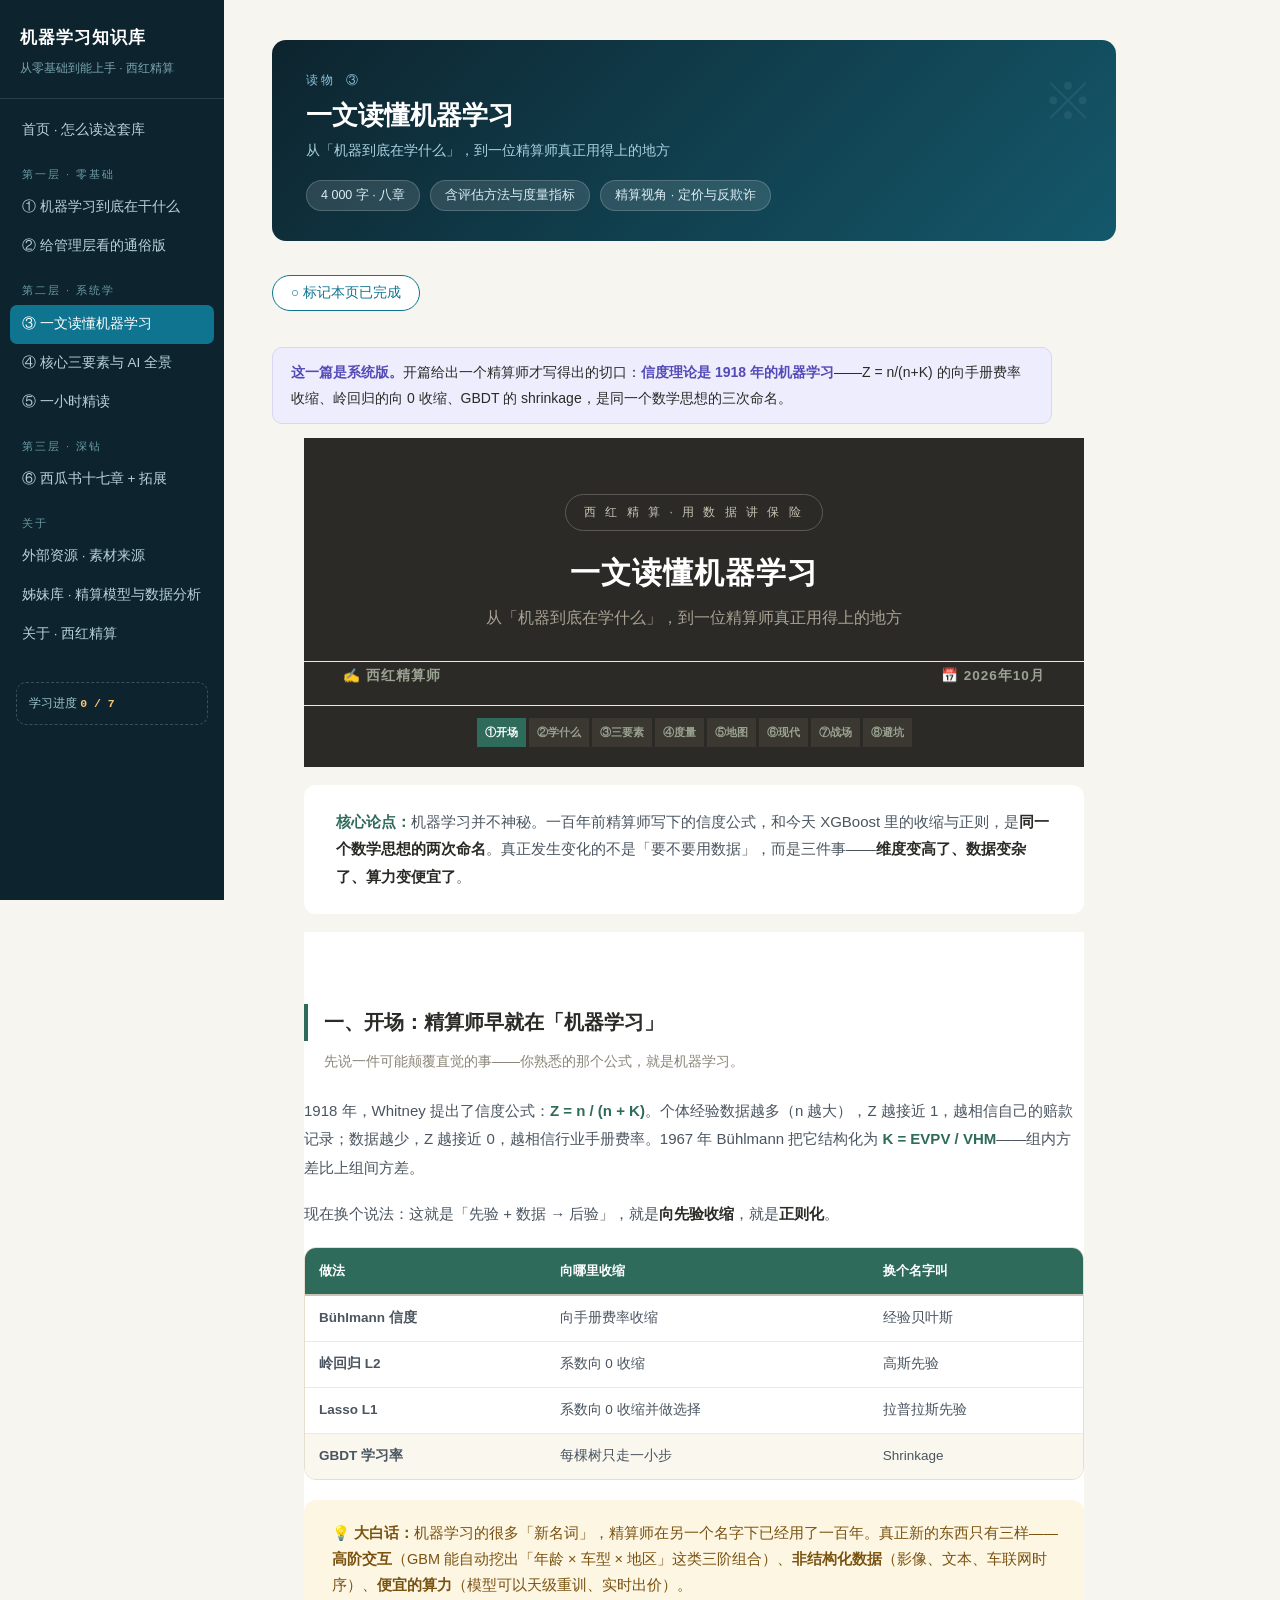
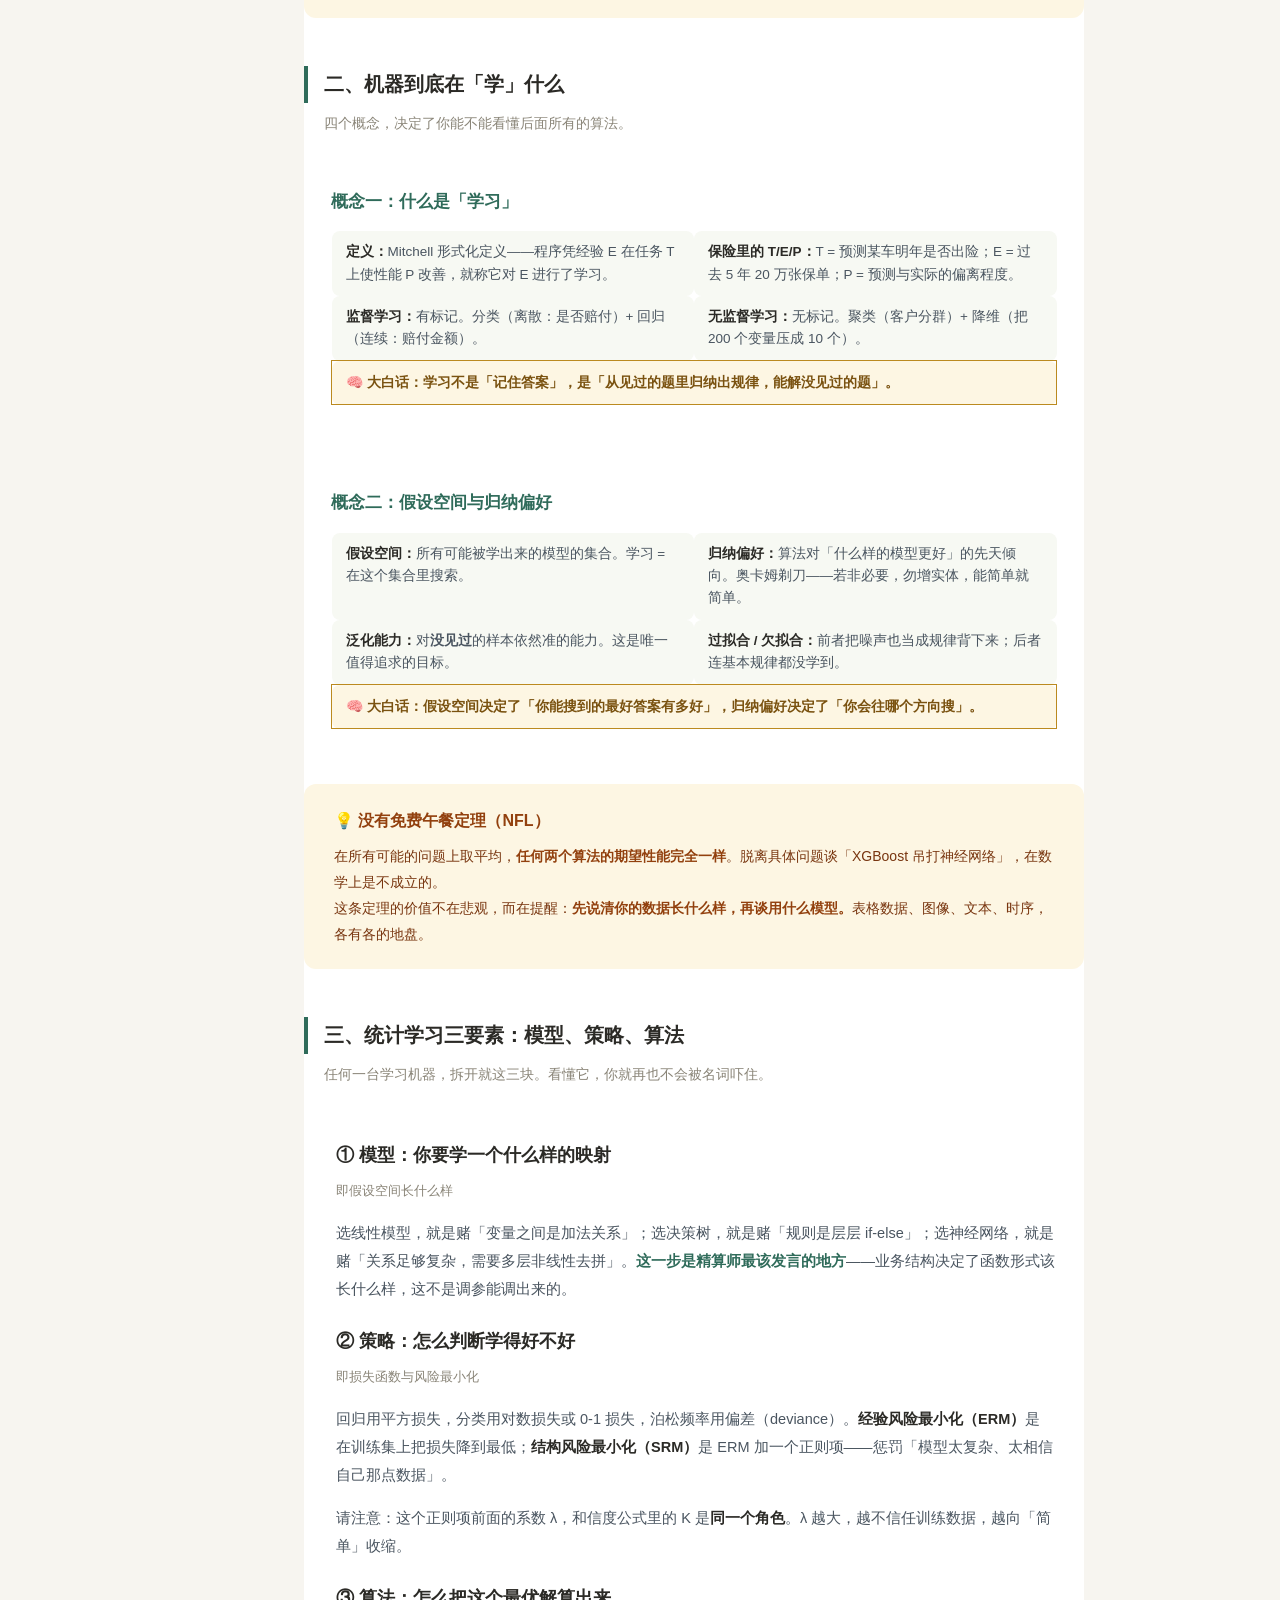
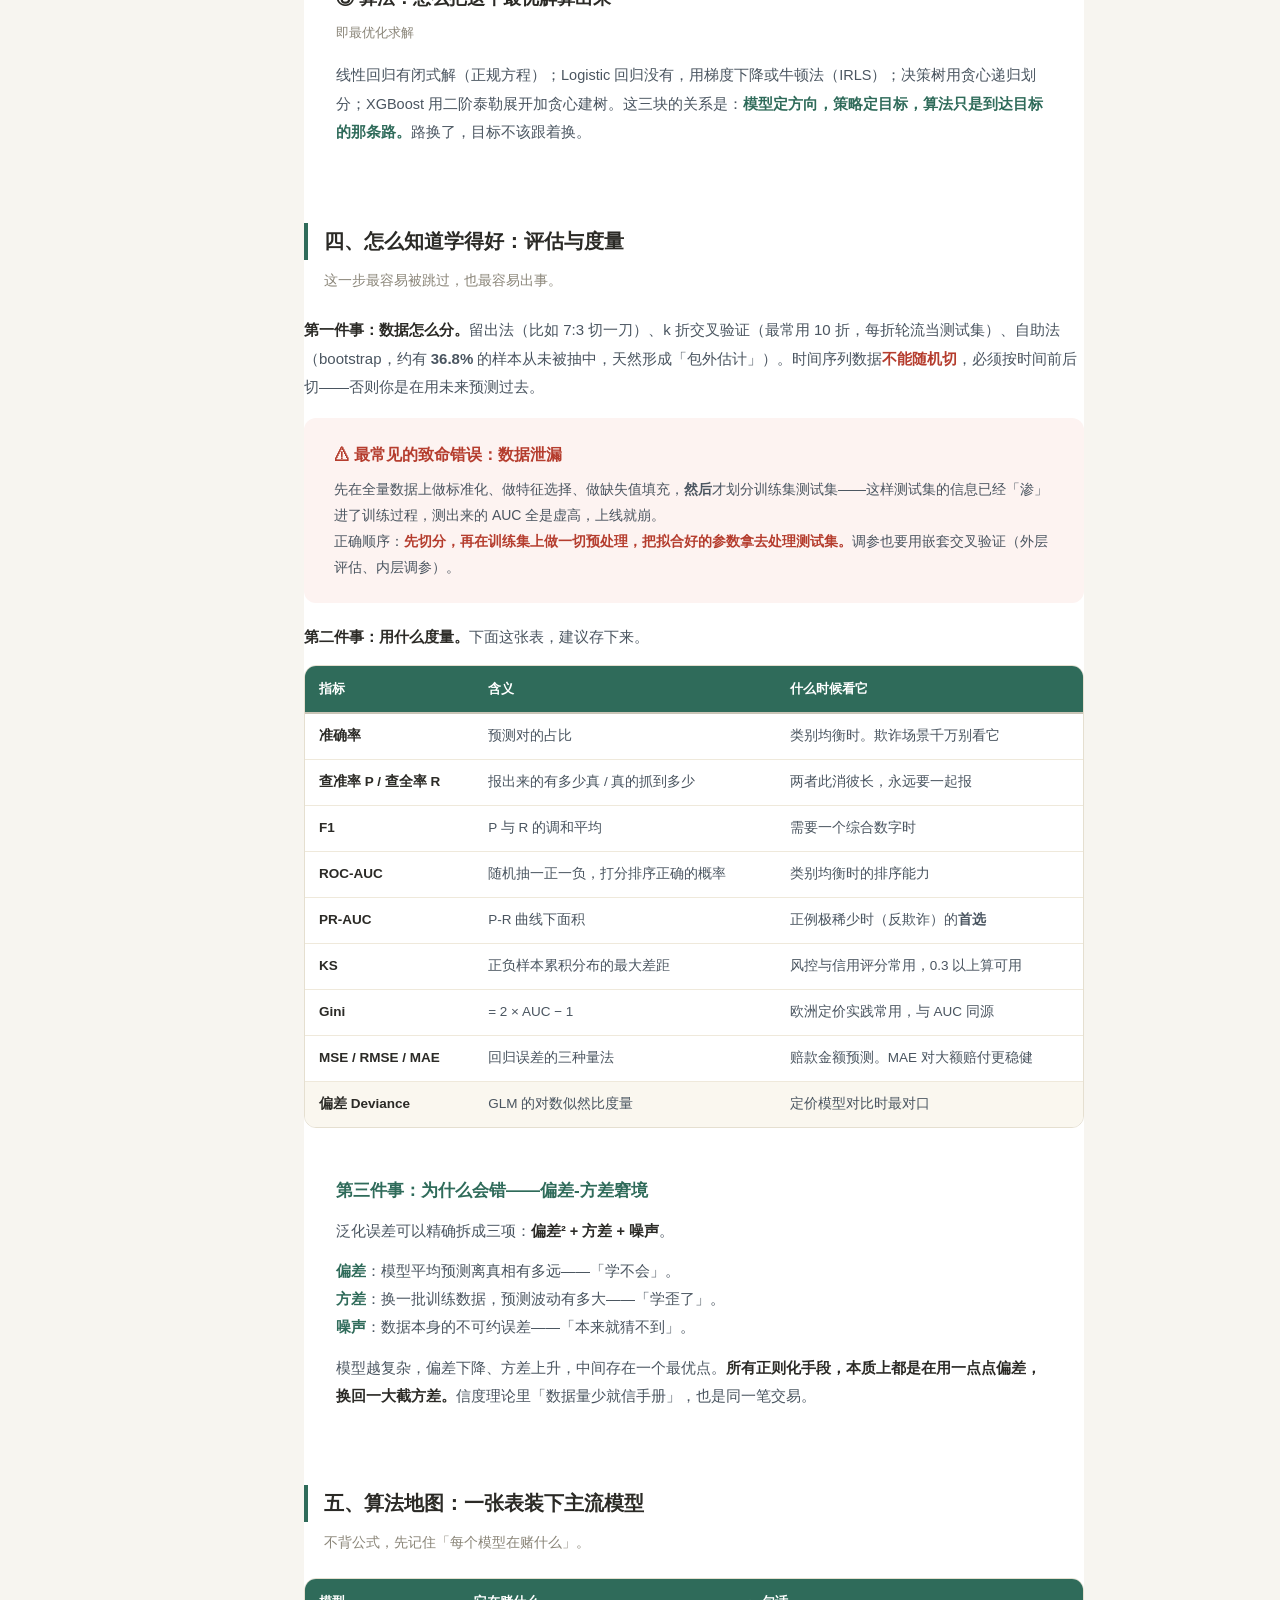
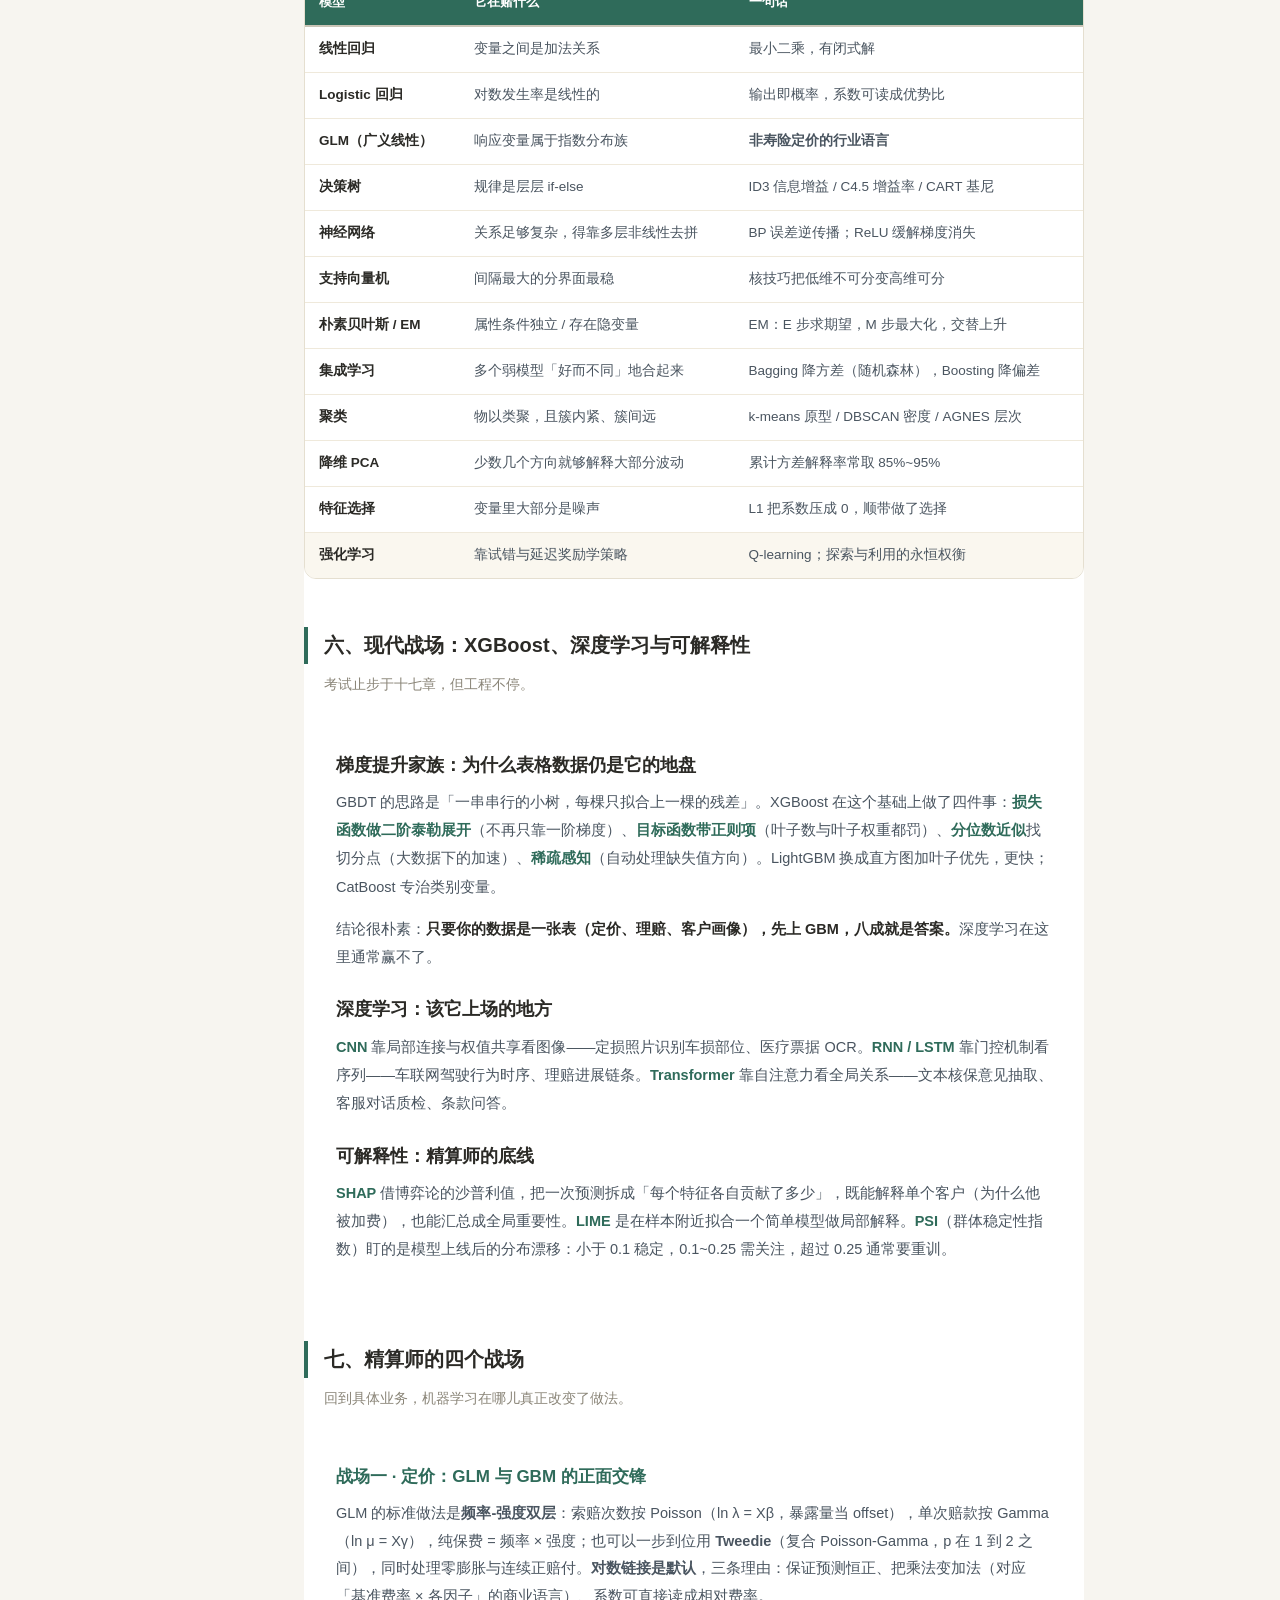
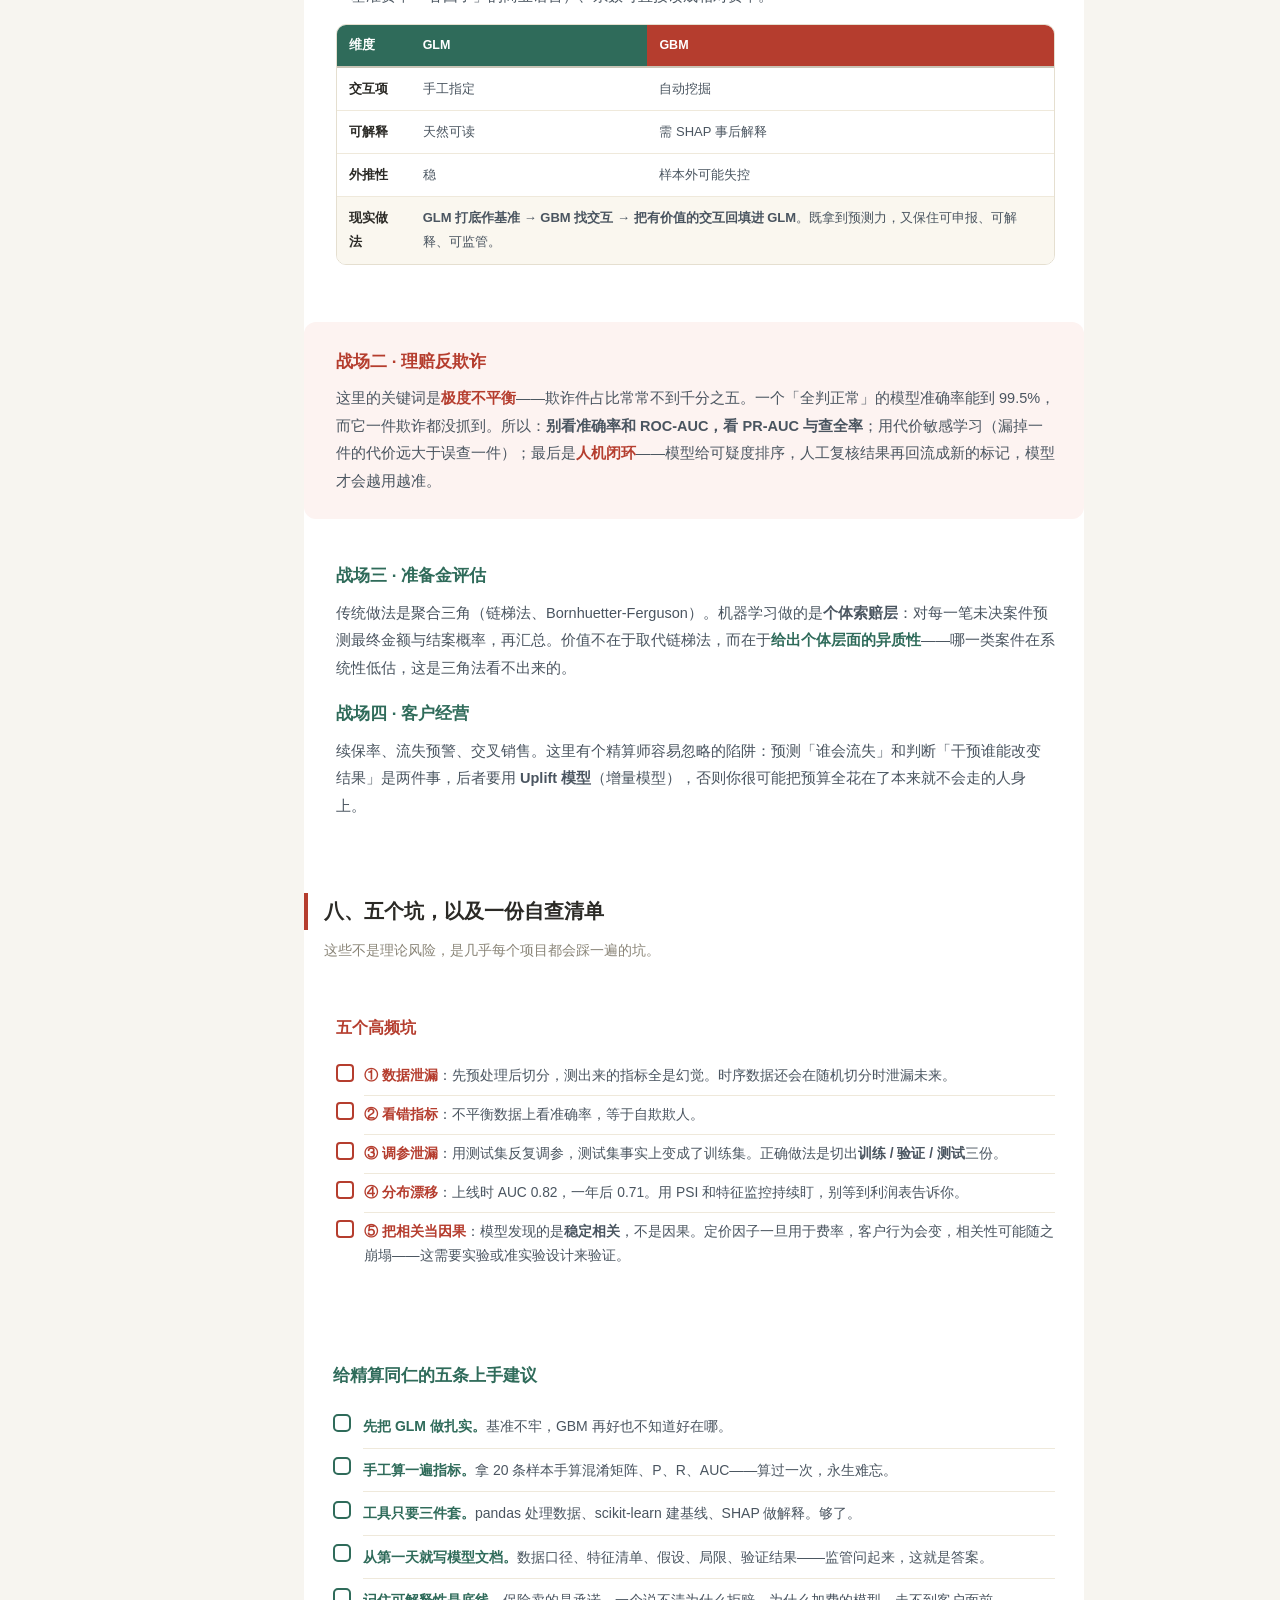
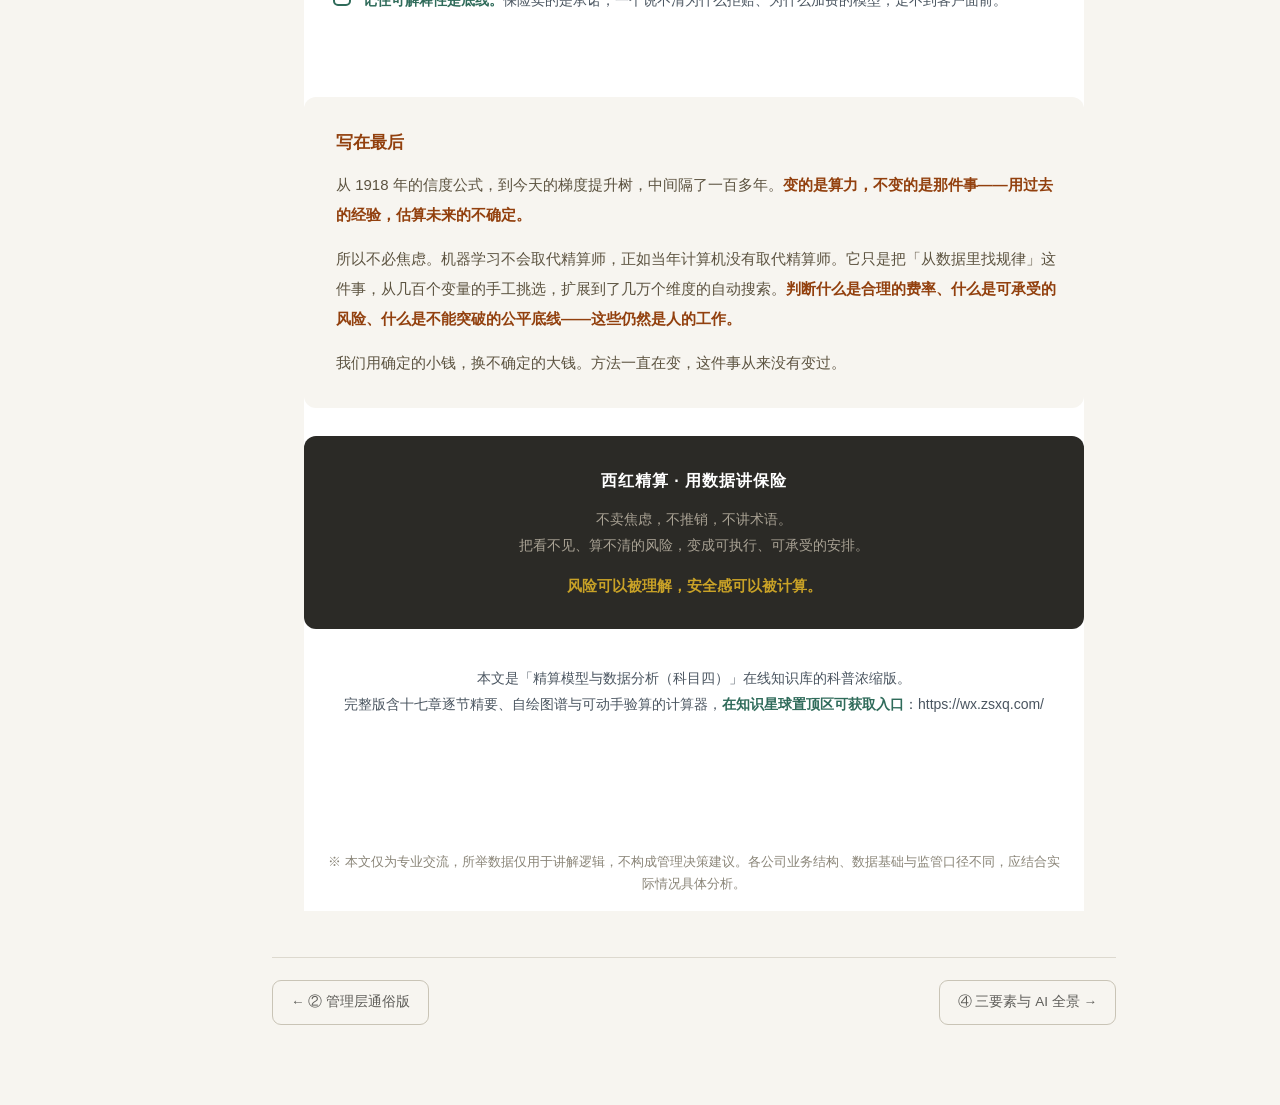
<file: onepage.html>
<!DOCTYPE html>
<html lang="zh-CN">
<head>
<meta charset="UTF-8">
<meta name="viewport" content="width=device-width,initial-scale=1">
<title>一文读懂机器学习｜机器学习知识库 · 西红精算</title>
<link rel="stylesheet" href="css/style.css">

</head>
<body>
<aside class="side">
  <div class="brand"><b>机器学习知识库</b><span>从零基础到能上手 · 西红精算</span></div>
  <nav>
    <a href="index.html">首页 · 怎么读这套库</a>
    <div class="grp">第一层 · 零基础</div>
    <a href="overview.html">① 机器学习到底在干什么</a>
    <a href="mgmt.html">② 给管理层看的通俗版</a>
    <div class="grp">第二层 · 系统学</div>
    <a href="onepage.html" class="on">③ 一文读懂机器学习</a>
    <a href="core.html">④ 核心三要素与 AI 全景</a>
    <a href="oneday.html">⑤ 一小时精读</a>
    <div class="grp">第三层 · 深钻</div>
    <a href="notes.html">⑥ 西瓜书十七章 + 拓展</a>
    <div class="grp">关于</div>
    <a href="resources.html">外部资源 · 素材来源</a>
    <a href="amkb.html">姊妹库 · 精算模型与数据分析</a>
    <a href="xihong.html">关于 · 西红精算</a>
  </nav>
  <div class="prog-mini">学习进度 <b>0 / 7</b></div>
</aside>

<main class="main">
  <div class="ch-head">
    <div class="no">读物 ③</div>
    <h1>一文读懂机器学习</h1>
    <div class="sub">从「机器到底在学什么」，到一位精算师真正用得上的地方</div>
    <div class="meta"><span>4 000 字 · 八章</span><span>含评估方法与度量指标</span><span>精算视角 · 定价与反欺诈</span></div>
  </div>

  <button class="done-btn" data-id="onepage">○ 标记本页已完成</button>

  <div class="tip" style="max-width:780px"><b>这一篇是系统版。</b>开篇给出一个精算师才写得出的切口：<b>信度理论是 1918 年的机器学习</b>——Z = n/(n+K) 的向手册费率收缩、岭回归的向 0 收缩、GBDT 的 shrinkage，是同一个数学思想的三次命名。</div>

  <div class="art-wrap">


<!-- ============ HERO + 作者行 + 目录条 ============ -->
<table style="width:100%;background:#2b2a26;" cellpadding="0" cellspacing="0">
  <tr>
    <td style="padding:56px 32px 30px;text-align:center;">
      <span style="display:inline-block;padding:6px 18px;border:1px solid #5c5a52;border-radius:100px;font-size:12px;letter-spacing:3px;color:#c9c3b4;">西 红 精 算 · 用 数 据 讲 保 险</span>
      <h1 style="font-size:30px;font-weight:800;letter-spacing:1px;color:#ffffff;line-height:1.45;margin:20px 0 10px;">一文读懂机器学习</h1>
      <p style="font-size:15.5px;color:#a9a294;max-width:660px;margin:0 auto;line-height:1.75;">从「机器到底在学什么」，到一位精算师真正用得上的地方</p>
    </td>
  </tr>
  <tr>
    <td style="padding:2px 32px 16px;font-size:0;text-align:center;">
      <span style="display:inline-block;width:49%;font-size:13.5px;font-weight:600;letter-spacing:1px;color:#9aa292;text-align:left;">✍ 西红精算师</span><span style="display:inline-block;width:49%;font-size:13.5px;font-weight:600;letter-spacing:1px;color:#9aa292;text-align:right;white-space:nowrap;">📅 2026年10月</span>
    </td>
  </tr>
  <tr>
    <td style="padding:12px 12px 20px;text-align:center;border-top:1px solid #3d3b35;font-size:0;letter-spacing:0;">
      <span style="display:inline-block;padding:4px 8px;font-size:11px;font-weight:600;background:#2f6b5a;color:#ffffff;margin-right:3px;">①开场</span><span style="display:inline-block;padding:4px 8px;font-size:11px;font-weight:600;background:#3a3831;color:#9aa292;margin-right:3px;">②学什么</span><span style="display:inline-block;padding:4px 8px;font-size:11px;font-weight:600;background:#3a3831;color:#9aa292;margin-right:3px;">③三要素</span><span style="display:inline-block;padding:4px 8px;font-size:11px;font-weight:600;background:#3a3831;color:#9aa292;margin-right:3px;">④度量</span><span style="display:inline-block;padding:4px 8px;font-size:11px;font-weight:600;background:#3a3831;color:#9aa292;margin-right:3px;">⑤地图</span><span style="display:inline-block;padding:4px 8px;font-size:11px;font-weight:600;background:#3a3831;color:#9aa292;margin-right:3px;">⑥现代</span><span style="display:inline-block;padding:4px 8px;font-size:11px;font-weight:600;background:#3a3831;color:#9aa292;margin-right:3px;">⑦战场</span><span style="display:inline-block;padding:4px 8px;font-size:11px;font-weight:600;background:#3a3831;color:#9aa292;">⑧避坑</span>
    </td>
  </tr>
</table>

<!-- ============ 核心论点 ============ -->
<table style="max-width:860px;margin:18px auto;background:#ffffff;border:1px solid #e5dfd0;border-left:4px solid #2f6b5a;border-radius:12px;" cellpadding="0" cellspacing="0">
  <tr>
    <td style="padding:22px 28px;font-size:15px;color:#4a5560;line-height:1.85;">
      <strong style="color:#2f6b5a;">核心论点：</strong>机器学习并不神秘。一百年前精算师写下的信度公式，和今天 XGBoost 里的收缩与正则，是<strong style="color:#2b2a26;">同一个数学思想的两次命名</strong>。真正发生变化的不是「要不要用数据」，而是三件事——<strong style="color:#2b2a26;">维度变高了、数据变杂了、算力变便宜了</strong>。
    </td>
  </tr>
</table>

<!-- ============ 正文容器 ============ -->
<table style="max-width:900px;margin:0 auto;padding:0 24px;" cellpadding="0" cellspacing="0">
  <tr>
    <td style="padding:32px 0 80px;">

      <!-- ===== 一、开场 ===== -->
      <p style="font-size:20px;font-weight:800;color:#2b2a26;margin:40px 0 8px 0;padding-left:16px;border-left:4px solid #2f6b5a;">一、开场：精算师早就在「机器学习」</p>
      <p style="font-size:14px;color:#8a8578;margin:0 0 22px 0;padding-left:20px;">先说一件可能颠覆直觉的事——你熟悉的那个公式，就是机器学习。</p>

      <p style="font-size:15px;line-height:1.9;color:#4a5560;margin:0 0 18px 0;">
        1918 年，Whitney 提出了信度公式：<strong style="color:#2f6b5a;">Z = n / (n + K)</strong>。个体经验数据越多（n 越大），Z 越接近 1，越相信自己的赔款记录；数据越少，Z 越接近 0，越相信行业手册费率。1967 年 Bühlmann 把它结构化为 <strong style="color:#2f6b5a;">K = EVPV / VHM</strong>——组内方差比上组间方差。
      </p>
      <p style="font-size:15px;line-height:1.9;color:#4a5560;margin:0 0 18px 0;">
        现在换个说法：这就是「先验 + 数据 → 后验」，就是<strong style="color:#2b2a26;">向先验收缩</strong>，就是<strong style="color:#2b2a26;">正则化</strong>。
      </p>

      <!-- 对照表 -->
      <table style="width:100%;border-collapse:separate;border-spacing:0;border:1px solid #e5dfd0;border-radius:12px;margin-bottom:20px;overflow:hidden;" cellpadding="0" cellspacing="0">
        <thead>
          <tr>
            <th style="background:#2f6b5a;color:#ffffff;font-size:13px;font-weight:700;padding:11px 14px;text-align:left;">做法</th>
            <th style="background:#2f6b5a;color:#ffffff;font-size:13px;font-weight:700;padding:11px 14px;text-align:left;">向哪里收缩</th>
            <th style="background:#2f6b5a;color:#ffffff;font-size:13px;font-weight:700;padding:11px 14px;text-align:left;">换个名字叫</th>
          </tr>
        </thead>
        <tbody>
          <tr>
            <td style="font-size:13.5px;padding:10px 14px;color:#4a5560;border-bottom:1px solid #efe9db;font-weight:600;">Bühlmann 信度</td>
            <td style="font-size:13.5px;padding:10px 14px;color:#4a5560;border-bottom:1px solid #efe9db;">向手册费率收缩</td>
            <td style="font-size:13.5px;padding:10px 14px;color:#4a5560;border-bottom:1px solid #efe9db;">经验贝叶斯</td>
          </tr>
          <tr>
            <td style="font-size:13.5px;padding:10px 14px;color:#4a5560;border-bottom:1px solid #efe9db;font-weight:600;">岭回归 L2</td>
            <td style="font-size:13.5px;padding:10px 14px;color:#4a5560;border-bottom:1px solid #efe9db;">系数向 0 收缩</td>
            <td style="font-size:13.5px;padding:10px 14px;color:#4a5560;border-bottom:1px solid #efe9db;">高斯先验</td>
          </tr>
          <tr>
            <td style="font-size:13.5px;padding:10px 14px;color:#4a5560;border-bottom:1px solid #efe9db;font-weight:600;">Lasso L1</td>
            <td style="font-size:13.5px;padding:10px 14px;color:#4a5560;border-bottom:1px solid #efe9db;">系数向 0 收缩并做选择</td>
            <td style="font-size:13.5px;padding:10px 14px;color:#4a5560;border-bottom:1px solid #efe9db;">拉普拉斯先验</td>
          </tr>
          <tr>
            <td style="font-size:13.5px;padding:10px 14px;color:#4a5560;border-bottom:none;font-weight:600;background:#faf7ef;">GBDT 学习率</td>
            <td style="font-size:13.5px;padding:10px 14px;color:#4a5560;border-bottom:none;background:#faf7ef;">每棵树只走一小步</td>
            <td style="font-size:13.5px;padding:10px 14px;color:#4a5560;border-bottom:none;background:#faf7ef;">Shrinkage</td>
          </tr>
        </tbody>
      </table>

      <table style="width:100%;background:#fdf6e3;border-left:4px solid #bb8a1f;border-radius:12px;margin-bottom:20px;" cellpadding="0" cellspacing="0">
        <tr>
          <td style="padding:20px 24px;">
            <p style="font-size:14.5px;color:#7a5210;line-height:1.8;margin:0;">
              💡 <strong style="color:#7a5210;">大白话：</strong>机器学习的很多「新名词」，精算师在另一个名字下已经用了一百年。真正新的东西只有三样——<strong style="color:#7a5210;">高阶交互</strong>（GBM 能自动挖出「年龄 × 车型 × 地区」这类三阶组合）、<strong style="color:#7a5210;">非结构化数据</strong>（影像、文本、车联网时序）、<strong style="color:#7a5210;">便宜的算力</strong>（模型可以天级重训、实时出价）。
            </p>
          </td>
        </tr>
      </table>

      <!-- ===== 二、学什么 ===== -->
      <p style="font-size:20px;font-weight:800;color:#2b2a26;margin:48px 0 8px 0;padding-left:16px;border-left:4px solid #2f6b5a;">二、机器到底在「学」什么</p>
      <p style="font-size:14px;color:#8a8578;margin:0 0 22px 0;padding-left:20px;">四个概念，决定了你能不能看懂后面所有的算法。</p>

      <!-- 概念卡1 -->
      <table style="width:100%;background:#ffffff;border:1px solid #e5dfd0;border-top:3px solid #2f6b5a;border-radius:12px;margin-bottom:16px;" cellpadding="0" cellspacing="0">
        <tr>
          <td style="padding:24px 26px;">
            <p style="font-size:17px;font-weight:800;color:#2f6b5a;margin:0 0 12px 0;">概念一：什么是「学习」</p>
            <table style="width:100%;" cellpadding="0" cellspacing="8">
              <tr>
                <td style="width:50%;padding:10px 14px;background:#f7f9f3;border-radius:8px;font-size:13.5px;color:#4a5560;line-height:1.65;vertical-align:top;">
                  <span style="font-weight:700;color:#2b2a26;">定义：</span>Mitchell 形式化定义——程序凭经验 E 在任务 T 上使性能 P 改善，就称它对 E 进行了学习。
                </td>
                <td style="width:50%;padding:10px 14px;background:#f7f9f3;border-radius:8px;font-size:13.5px;color:#4a5560;line-height:1.65;vertical-align:top;">
                  <span style="font-weight:700;color:#2b2a26;">保险里的 T/E/P：</span>T = 预测某车明年是否出险；E = 过去 5 年 20 万张保单；P = 预测与实际的偏离程度。
                </td>
              </tr>
              <tr>
                <td style="width:50%;padding:10px 14px;background:#f7f9f3;border-radius:8px;font-size:13.5px;color:#4a5560;line-height:1.65;vertical-align:top;">
                  <span style="font-weight:700;color:#2b2a26;">监督学习：</span>有标记。分类（离散：是否赔付）+ 回归（连续：赔付金额）。
                </td>
                <td style="width:50%;padding:10px 14px;background:#f7f9f3;border-radius:8px;font-size:13.5px;color:#4a5560;line-height:1.65;vertical-align:top;">
                  <span style="font-weight:700;color:#2b2a26;">无监督学习：</span>无标记。聚类（客户分群）+ 降维（把 200 个变量压成 10 个）。
                </td>
              </tr>
              <tr>
                <td colspan="2" style="padding:10px 14px;background:#fdf6e3;border:1px solid #bb8a1f;border-radius:8px;font-size:14px;color:#7a5210;font-weight:600;line-height:1.65;">
                🧠 大白话：学习不是「记住答案」，是「从见过的题里归纳出规律，能解没见过的题」。
                </td>
              </tr>
            </table>
          </td>
        </tr>
      </table>

      <!-- 概念卡2 -->
      <table style="width:100%;background:#ffffff;border:1px solid #e5dfd0;border-top:3px solid #2f6b5a;border-radius:12px;margin-bottom:16px;" cellpadding="0" cellspacing="0">
        <tr>
          <td style="padding:24px 26px;">
            <p style="font-size:17px;font-weight:800;color:#2f6b5a;margin:0 0 12px 0;">概念二：假设空间与归纳偏好</p>
            <table style="width:100%;" cellpadding="0" cellspacing="8">
              <tr>
                <td style="width:50%;padding:10px 14px;background:#f7f9f3;border-radius:8px;font-size:13.5px;color:#4a5560;line-height:1.65;vertical-align:top;">
                  <span style="font-weight:700;color:#2b2a26;">假设空间：</span>所有可能被学出来的模型的集合。学习 = 在这个集合里搜索。
                </td>
                <td style="width:50%;padding:10px 14px;background:#f7f9f3;border-radius:8px;font-size:13.5px;color:#4a5560;line-height:1.65;vertical-align:top;">
                  <span style="font-weight:700;color:#2b2a26;">归纳偏好：</span>算法对「什么样的模型更好」的先天倾向。奥卡姆剃刀——若非必要，勿增实体，能简单就简单。
                </td>
              </tr>
              <tr>
                <td style="width:50%;padding:10px 14px;background:#f7f9f3;border-radius:8px;font-size:13.5px;color:#4a5560;line-height:1.65;vertical-align:top;">
                  <span style="font-weight:700;color:#2b2a26;">泛化能力：</span>对<strong>没见过</strong>的样本依然准的能力。这是唯一值得追求的目标。
                </td>
                <td style="width:50%;padding:10px 14px;background:#f7f9f3;border-radius:8px;font-size:13.5px;color:#4a5560;line-height:1.65;vertical-align:top;">
                  <span style="font-weight:700;color:#2b2a26;">过拟合 / 欠拟合：</span>前者把噪声也当成规律背下来；后者连基本规律都没学到。
                </td>
              </tr>
              <tr>
                <td colspan="2" style="padding:10px 14px;background:#fdf6e3;border:1px solid #bb8a1f;border-radius:8px;font-size:14px;color:#7a5210;font-weight:600;line-height:1.65;">
                🧠 大白话：假设空间决定了「你能搜到的最好答案有多好」，归纳偏好决定了「你会往哪个方向搜」。
                </td>
              </tr>
            </table>
          </td>
        </tr>
      </table>

      <!-- NFL 卡 -->
      <table style="width:100%;background:#fdf6e3;border-left:4px solid #bb8a1f;border-radius:12px;margin-bottom:20px;" cellpadding="0" cellspacing="0">
        <tr>
          <td style="padding:22px 26px;">
            <p style="font-size:16px;font-weight:800;color:#92400e;margin:0 0 8px 0;">💡 没有免费午餐定理（NFL）</p>
            <p style="font-size:14px;color:#78350f;line-height:1.85;margin:0;">
              在所有可能的问题上取平均，<strong style="color:#92400e;">任何两个算法的期望性能完全一样</strong>。脱离具体问题谈「XGBoost 吊打神经网络」，在数学上是不成立的。<br>
              这条定理的价值不在悲观，而在提醒：<strong style="color:#92400e;">先说清你的数据长什么样，再谈用什么模型。</strong>表格数据、图像、文本、时序，各有各的地盘。
            </p>
          </td>
        </tr>
      </table>

      <!-- ===== 三、三要素 ===== -->
      <p style="font-size:20px;font-weight:800;color:#2b2a26;margin:48px 0 8px 0;padding-left:16px;border-left:4px solid #2f6b5a;">三、统计学习三要素：模型、策略、算法</p>
      <p style="font-size:14px;color:#8a8578;margin:0 0 22px 0;padding-left:20px;">任何一台学习机器，拆开就这三块。看懂它，你就再也不会被名词吓住。</p>

      <table style="width:100%;background:#ffffff;border:1px solid #e5dfd0;border-left:4px solid #2f6b5a;border-radius:12px;margin-bottom:18px;" cellpadding="0" cellspacing="0">
        <tr>
          <td style="padding:28px 28px;">
            <p style="font-size:18px;font-weight:800;color:#2b2a26;margin:0 0 6px 0;">① 模型：你要学一个什么样的映射</p>
            <p style="font-size:13px;color:#8a8578;margin:0 0 16px 0;">即假设空间长什么样</p>
            <p style="font-size:14.5px;color:#4a5560;line-height:1.95;margin:0 0 14px 0;">
              选线性模型，就是赌「变量之间是加法关系」；选决策树，就是赌「规则是层层 if-else」；选神经网络，就是赌「关系足够复杂，需要多层非线性去拼」。<strong style="color:#2f6b5a;">这一步是精算师最该发言的地方</strong>——业务结构决定了函数形式该长什么样，这不是调参能调出来的。
            </p>
            <p style="font-size:18px;font-weight:800;color:#2b2a26;margin:22px 0 6px 0;">② 策略：怎么判断学得好不好</p>
            <p style="font-size:13px;color:#8a8578;margin:0 0 16px 0;">即损失函数与风险最小化</p>
            <p style="font-size:14.5px;color:#4a5560;line-height:1.95;margin:0 0 14px 0;">
              回归用平方损失，分类用对数损失或 0-1 损失，泊松频率用偏差（deviance）。<strong style="color:#2b2a26;">经验风险最小化（ERM）</strong>是在训练集上把损失降到最低；<strong style="color:#2b2a26;">结构风险最小化（SRM）</strong>是 ERM 加一个正则项——惩罚「模型太复杂、太相信自己那点数据」。
            </p>
            <p style="font-size:14.5px;color:#4a5560;line-height:1.95;margin:0 0 14px 0;">
              请注意：这个正则项前面的系数 λ，和信度公式里的 K 是<strong style="color:#2b2a26;">同一个角色</strong>。λ 越大，越不信任训练数据，越向「简单」收缩。
            </p>
            <p style="font-size:18px;font-weight:800;color:#2b2a26;margin:22px 0 6px 0;">③ 算法：怎么把这个最优解算出来</p>
            <p style="font-size:13px;color:#8a8578;margin:0 0 16px 0;">即最优化求解</p>
            <p style="font-size:14.5px;color:#4a5560;line-height:1.95;margin:0;">
              线性回归有闭式解（正规方程）；Logistic 回归没有，用梯度下降或牛顿法（IRLS）；决策树用贪心递归划分；XGBoost 用二阶泰勒展开加贪心建树。这三块的关系是：<strong style="color:#2f6b5a;">模型定方向，策略定目标，算法只是到达目标的那条路。</strong>路换了，目标不该跟着换。
            </p>
          </td>
        </tr>
      </table>

      <!-- ===== 四、度量 ===== -->
      <p style="font-size:20px;font-weight:800;color:#2b2a26;margin:48px 0 8px 0;padding-left:16px;border-left:4px solid #2f6b5a;">四、怎么知道学得好：评估与度量</p>
      <p style="font-size:14px;color:#8a8578;margin:0 0 22px 0;padding-left:20px;">这一步最容易被跳过，也最容易出事。</p>

      <p style="font-size:15px;line-height:1.9;color:#4a5560;margin:0 0 16px 0;">
        <strong style="color:#2b2a26;">第一件事：数据怎么分。</strong>留出法（比如 7:3 切一刀）、k 折交叉验证（最常用 10 折，每折轮流当测试集）、自助法（bootstrap，约有 <strong>36.8%</strong> 的样本从未被抽中，天然形成「包外估计」）。时间序列数据<strong style="color:#b53d2e;">不能随机切</strong>，必须按时间前后切——否则你是在用未来预测过去。
      </p>

      <table style="width:100%;background:#fdf3f1;border-left:4px solid #b53d2e;border-radius:12px;margin-bottom:20px;" cellpadding="0" cellspacing="0">
        <tr>
          <td style="padding:22px 26px;">
            <p style="font-size:16px;font-weight:800;color:#b53d2e;margin:0 0 8px 0;">⚠ 最常见的致命错误：数据泄漏</p>
            <p style="font-size:14px;color:#4a5560;line-height:1.85;margin:0;">
              先在全量数据上做标准化、做特征选择、做缺失值填充，<strong>然后</strong>才划分训练集测试集——这样测试集的信息已经「渗」进了训练过程，测出来的 AUC 全是虚高，上线就崩。<br>
              正确顺序：<strong style="color:#b53d2e;">先切分，再在训练集上做一切预处理，把拟合好的参数拿去处理测试集。</strong>调参也要用嵌套交叉验证（外层评估、内层调参）。
            </p>
          </td>
        </tr>
      </table>

      <p style="font-size:15px;line-height:1.9;color:#4a5560;margin:0 0 14px 0;">
        <strong style="color:#2b2a26;">第二件事：用什么度量。</strong>下面这张表，建议存下来。
      </p>

      <table style="width:100%;border-collapse:separate;border-spacing:0;border:1px solid #e5dfd0;border-radius:12px;margin-bottom:20px;overflow:hidden;" cellpadding="0" cellspacing="0">
        <thead>
          <tr>
            <th style="background:#2f6b5a;color:#ffffff;font-size:13px;font-weight:700;padding:11px 14px;text-align:left;">指标</th>
            <th style="background:#2f6b5a;color:#ffffff;font-size:13px;font-weight:700;padding:11px 14px;text-align:left;">含义</th>
            <th style="background:#2f6b5a;color:#ffffff;font-size:13px;font-weight:700;padding:11px 14px;text-align:left;">什么时候看它</th>
          </tr>
        </thead>
        <tbody>
          <tr>
            <td style="font-size:13.5px;padding:10px 14px;color:#2b2a26;border-bottom:1px solid #efe9db;font-weight:600;">准确率</td>
            <td style="font-size:13.5px;padding:10px 14px;color:#4a5560;border-bottom:1px solid #efe9db;">预测对的占比</td>
            <td style="font-size:13.5px;padding:10px 14px;color:#4a5560;border-bottom:1px solid #efe9db;">类别均衡时。欺诈场景千万别看它</td>
          </tr>
          <tr>
            <td style="font-size:13.5px;padding:10px 14px;color:#2b2a26;border-bottom:1px solid #efe9db;font-weight:600;">查准率 P / 查全率 R</td>
            <td style="font-size:13.5px;padding:10px 14px;color:#4a5560;border-bottom:1px solid #efe9db;">报出来的有多少真 / 真的抓到多少</td>
            <td style="font-size:13.5px;padding:10px 14px;color:#4a5560;border-bottom:1px solid #efe9db;">两者此消彼长，永远要一起报</td>
          </tr>
          <tr>
            <td style="font-size:13.5px;padding:10px 14px;color:#2b2a26;border-bottom:1px solid #efe9db;font-weight:600;">F1</td>
            <td style="font-size:13.5px;padding:10px 14px;color:#4a5560;border-bottom:1px solid #efe9db;">P 与 R 的调和平均</td>
            <td style="font-size:13.5px;padding:10px 14px;color:#4a5560;border-bottom:1px solid #efe9db;">需要一个综合数字时</td>
          </tr>
          <tr>
            <td style="font-size:13.5px;padding:10px 14px;color:#2b2a26;border-bottom:1px solid #efe9db;font-weight:600;">ROC-AUC</td>
            <td style="font-size:13.5px;padding:10px 14px;color:#4a5560;border-bottom:1px solid #efe9db;">随机抽一正一负，打分排序正确的概率</td>
            <td style="font-size:13.5px;padding:10px 14px;color:#4a5560;border-bottom:1px solid #efe9db;">类别均衡时的排序能力</td>
          </tr>
          <tr>
            <td style="font-size:13.5px;padding:10px 14px;color:#2b2a26;border-bottom:1px solid #efe9db;font-weight:600;">PR-AUC</td>
            <td style="font-size:13.5px;padding:10px 14px;color:#4a5560;border-bottom:1px solid #efe9db;">P-R 曲线下面积</td>
            <td style="font-size:13.5px;padding:10px 14px;color:#4a5560;border-bottom:1px solid #efe9db;">正例极稀少时（反欺诈）的<strong>首选</strong></td>
          </tr>
          <tr>
            <td style="font-size:13.5px;padding:10px 14px;color:#2b2a26;border-bottom:1px solid #efe9db;font-weight:600;">KS</td>
            <td style="font-size:13.5px;padding:10px 14px;color:#4a5560;border-bottom:1px solid #efe9db;">正负样本累积分布的最大差距</td>
            <td style="font-size:13.5px;padding:10px 14px;color:#4a5560;border-bottom:1px solid #efe9db;">风控与信用评分常用，0.3 以上算可用</td>
          </tr>
          <tr>
            <td style="font-size:13.5px;padding:10px 14px;color:#2b2a26;border-bottom:1px solid #efe9db;font-weight:600;">Gini</td>
            <td style="font-size:13.5px;padding:10px 14px;color:#4a5560;border-bottom:1px solid #efe9db;">= 2 × AUC − 1</td>
            <td style="font-size:13.5px;padding:10px 14px;color:#4a5560;border-bottom:1px solid #efe9db;">欧洲定价实践常用，与 AUC 同源</td>
          </tr>
          <tr>
            <td style="font-size:13.5px;padding:10px 14px;color:#2b2a26;border-bottom:1px solid #efe9db;font-weight:600;">MSE / RMSE / MAE</td>
            <td style="font-size:13.5px;padding:10px 14px;color:#4a5560;border-bottom:1px solid #efe9db;">回归误差的三种量法</td>
            <td style="font-size:13.5px;padding:10px 14px;color:#4a5560;border-bottom:1px solid #efe9db;">赔款金额预测。MAE 对大额赔付更稳健</td>
          </tr>
          <tr>
            <td style="font-size:13.5px;padding:10px 14px;color:#2b2a26;border-bottom:none;font-weight:600;background:#faf7ef;">偏差 Deviance</td>
            <td style="font-size:13.5px;padding:10px 14px;color:#4a5560;border-bottom:none;background:#faf7ef;">GLM 的对数似然比度量</td>
            <td style="font-size:13.5px;padding:10px 14px;color:#4a5560;border-bottom:none;background:#faf7ef;">定价模型对比时最对口</td>
          </tr>
        </tbody>
      </table>

      <table style="width:100%;background:#ffffff;border:1px solid #e5dfd0;border-left:4px solid #2f6b5a;border-radius:12px;margin-bottom:20px;" cellpadding="0" cellspacing="0">
        <tr>
          <td style="padding:26px 28px;">
            <p style="font-size:17px;font-weight:800;color:#2f6b5a;margin:0 0 10px 0;">第三件事：为什么会错——偏差-方差窘境</p>
            <p style="font-size:14.5px;color:#4a5560;line-height:1.95;margin:0 0 12px 0;">
              泛化误差可以精确拆成三项：<strong style="color:#2b2a26;">偏差² + 方差 + 噪声</strong>。
            </p>
            <p style="font-size:14.5px;color:#4a5560;line-height:1.95;margin:0 0 12px 0;">
              <strong style="color:#2f6b5a;">偏差</strong>：模型平均预测离真相有多远——「学不会」。<br>
              <strong style="color:#2f6b5a;">方差</strong>：换一批训练数据，预测波动有多大——「学歪了」。<br>
              <strong style="color:#2f6b5a;">噪声</strong>：数据本身的不可约误差——「本来就猜不到」。
            </p>
            <p style="font-size:14.5px;color:#4a5560;line-height:1.95;margin:0;">
              模型越复杂，偏差下降、方差上升，中间存在一个最优点。<strong style="color:#2b2a26;">所有正则化手段，本质上都是在用一点点偏差，换回一大截方差。</strong>信度理论里「数据量少就信手册」，也是同一笔交易。
            </p>
          </td>
        </tr>
      </table>

      <!-- ===== 五、算法地图 ===== -->
      <p style="font-size:20px;font-weight:800;color:#2b2a26;margin:48px 0 8px 0;padding-left:16px;border-left:4px solid #2f6b5a;">五、算法地图：一张表装下主流模型</p>
      <p style="font-size:14px;color:#8a8578;margin:0 0 22px 0;padding-left:20px;">不背公式，先记住「每个模型在赌什么」。</p>

      <table style="width:100%;border-collapse:separate;border-spacing:0;border:1px solid #e5dfd0;border-radius:12px;margin-bottom:20px;overflow:hidden;" cellpadding="0" cellspacing="0">
        <thead>
          <tr>
            <th style="background:#2f6b5a;color:#ffffff;font-size:13px;font-weight:700;padding:11px 14px;text-align:left;">模型</th>
            <th style="background:#2f6b5a;color:#ffffff;font-size:13px;font-weight:700;padding:11px 14px;text-align:left;">它在赌什么</th>
            <th style="background:#2f6b5a;color:#ffffff;font-size:13px;font-weight:700;padding:11px 14px;text-align:left;">一句话</th>
          </tr>
        </thead>
        <tbody>
          <tr>
            <td style="font-size:13.5px;padding:10px 14px;color:#2b2a26;border-bottom:1px solid #efe9db;font-weight:600;">线性回归</td>
            <td style="font-size:13.5px;padding:10px 14px;color:#4a5560;border-bottom:1px solid #efe9db;">变量之间是加法关系</td>
            <td style="font-size:13.5px;padding:10px 14px;color:#4a5560;border-bottom:1px solid #efe9db;">最小二乘，有闭式解</td>
          </tr>
          <tr>
            <td style="font-size:13.5px;padding:10px 14px;color:#2b2a26;border-bottom:1px solid #efe9db;font-weight:600;">Logistic 回归</td>
            <td style="font-size:13.5px;padding:10px 14px;color:#4a5560;border-bottom:1px solid #efe9db;">对数发生率是线性的</td>
            <td style="font-size:13.5px;padding:10px 14px;color:#4a5560;border-bottom:1px solid #efe9db;">输出即概率，系数可读成优势比</td>
          </tr>
          <tr>
            <td style="font-size:13.5px;padding:10px 14px;color:#2b2a26;border-bottom:1px solid #efe9db;font-weight:600;">GLM（广义线性）</td>
            <td style="font-size:13.5px;padding:10px 14px;color:#4a5560;border-bottom:1px solid #efe9db;">响应变量属于指数分布族</td>
            <td style="font-size:13.5px;padding:10px 14px;color:#4a5560;border-bottom:1px solid #efe9db;"><strong>非寿险定价的行业语言</strong></td>
          </tr>
          <tr>
            <td style="font-size:13.5px;padding:10px 14px;color:#2b2a26;border-bottom:1px solid #efe9db;font-weight:600;">决策树</td>
            <td style="font-size:13.5px;padding:10px 14px;color:#4a5560;border-bottom:1px solid #efe9db;">规律是层层 if-else</td>
            <td style="font-size:13.5px;padding:10px 14px;color:#4a5560;border-bottom:1px solid #efe9db;">ID3 信息增益 / C4.5 增益率 / CART 基尼</td>
          </tr>
          <tr>
            <td style="font-size:13.5px;padding:10px 14px;color:#2b2a26;border-bottom:1px solid #efe9db;font-weight:600;">神经网络</td>
            <td style="font-size:13.5px;padding:10px 14px;color:#4a5560;border-bottom:1px solid #efe9db;">关系足够复杂，得靠多层非线性去拼</td>
            <td style="font-size:13.5px;padding:10px 14px;color:#4a5560;border-bottom:1px solid #efe9db;">BP 误差逆传播；ReLU 缓解梯度消失</td>
          </tr>
          <tr>
            <td style="font-size:13.5px;padding:10px 14px;color:#2b2a26;border-bottom:1px solid #efe9db;font-weight:600;">支持向量机</td>
            <td style="font-size:13.5px;padding:10px 14px;color:#4a5560;border-bottom:1px solid #efe9db;">间隔最大的分界面最稳</td>
            <td style="font-size:13.5px;padding:10px 14px;color:#4a5560;border-bottom:1px solid #efe9db;">核技巧把低维不可分变高维可分</td>
          </tr>
          <tr>
            <td style="font-size:13.5px;padding:10px 14px;color:#2b2a26;border-bottom:1px solid #efe9db;font-weight:600;">朴素贝叶斯 / EM</td>
            <td style="font-size:13.5px;padding:10px 14px;color:#4a5560;border-bottom:1px solid #efe9db;">属性条件独立 / 存在隐变量</td>
            <td style="font-size:13.5px;padding:10px 14px;color:#4a5560;border-bottom:1px solid #efe9db;">EM：E 步求期望，M 步最大化，交替上升</td>
          </tr>
          <tr>
            <td style="font-size:13.5px;padding:10px 14px;color:#2b2a26;border-bottom:1px solid #efe9db;font-weight:600;">集成学习</td>
            <td style="font-size:13.5px;padding:10px 14px;color:#4a5560;border-bottom:1px solid #efe9db;">多个弱模型「好而不同」地合起来</td>
            <td style="font-size:13.5px;padding:10px 14px;color:#4a5560;border-bottom:1px solid #efe9db;">Bagging 降方差（随机森林），Boosting 降偏差</td>
          </tr>
          <tr>
            <td style="font-size:13.5px;padding:10px 14px;color:#2b2a26;border-bottom:1px solid #efe9db;font-weight:600;">聚类</td>
            <td style="font-size:13.5px;padding:10px 14px;color:#4a5560;border-bottom:1px solid #efe9db;">物以类聚，且簇内紧、簇间远</td>
            <td style="font-size:13.5px;padding:10px 14px;color:#4a5560;border-bottom:1px solid #efe9db;">k-means 原型 / DBSCAN 密度 / AGNES 层次</td>
          </tr>
          <tr>
            <td style="font-size:13.5px;padding:10px 14px;color:#2b2a26;border-bottom:1px solid #efe9db;font-weight:600;">降维 PCA</td>
            <td style="font-size:13.5px;padding:10px 14px;color:#4a5560;border-bottom:1px solid #efe9db;">少数几个方向就够解释大部分波动</td>
            <td style="font-size:13.5px;padding:10px 14px;color:#4a5560;border-bottom:1px solid #efe9db;">累计方差解释率常取 85%~95%</td>
          </tr>
          <tr>
            <td style="font-size:13.5px;padding:10px 14px;color:#2b2a26;border-bottom:1px solid #efe9db;font-weight:600;">特征选择</td>
            <td style="font-size:13.5px;padding:10px 14px;color:#4a5560;border-bottom:1px solid #efe9db;">变量里大部分是噪声</td>
            <td style="font-size:13.5px;padding:10px 14px;color:#4a5560;border-bottom:1px solid #efe9db;">L1 把系数压成 0，顺带做了选择</td>
          </tr>
          <tr>
            <td style="font-size:13.5px;padding:10px 14px;color:#2b2a26;border-bottom:none;font-weight:600;background:#faf7ef;">强化学习</td>
            <td style="font-size:13.5px;padding:10px 14px;color:#4a5560;border-bottom:none;background:#faf7ef;">靠试错与延迟奖励学策略</td>
            <td style="font-size:13.5px;padding:10px 14px;color:#4a5560;border-bottom:none;background:#faf7ef;">Q-learning；探索与利用的永恒权衡</td>
          </tr>
        </tbody>
      </table>

      <!-- ===== 六、现代战场 ===== -->
      <p style="font-size:20px;font-weight:800;color:#2b2a26;margin:48px 0 8px 0;padding-left:16px;border-left:4px solid #2f6b5a;">六、现代战场：XGBoost、深度学习与可解释性</p>
      <p style="font-size:14px;color:#8a8578;margin:0 0 22px 0;padding-left:20px;">考试止步于十七章，但工程不停。</p>

      <table style="width:100%;background:#ffffff;border:1px solid #e5dfd0;border-left:4px solid #2f6b5a;border-radius:12px;margin-bottom:18px;" cellpadding="0" cellspacing="0">
        <tr>
          <td style="padding:28px 28px;">
            <p style="font-size:18px;font-weight:800;color:#2b2a26;margin:0 0 6px 0;">梯度提升家族：为什么表格数据仍是它的地盘</p>
            <p style="font-size:14.5px;color:#4a5560;line-height:1.95;margin:0 0 14px 0;">
              GBDT 的思路是「一串串行的小树，每棵只拟合上一棵的残差」。XGBoost 在这个基础上做了四件事：<strong style="color:#2f6b5a;">损失函数做二阶泰勒展开</strong>（不再只靠一阶梯度）、<strong style="color:#2f6b5a;">目标函数带正则项</strong>（叶子数与叶子权重都罚）、<strong style="color:#2f6b5a;">分位数近似</strong>找切分点（大数据下的加速）、<strong style="color:#2f6b5a;">稀疏感知</strong>（自动处理缺失值方向）。LightGBM 换成直方图加叶子优先，更快；CatBoost 专治类别变量。
            </p>
            <p style="font-size:14.5px;color:#4a5560;line-height:1.95;margin:0;">
              结论很朴素：<strong style="color:#2b2a26;">只要你的数据是一张表（定价、理赔、客户画像），先上 GBM，八成就是答案。</strong>深度学习在这里通常赢不了。
            </p>
            <p style="font-size:18px;font-weight:800;color:#2b2a26;margin:22px 0 6px 0;">深度学习：该它上场的地方</p>
            <p style="font-size:14.5px;color:#4a5560;line-height:1.95;margin:0 0 14px 0;">
              <strong style="color:#2f6b5a;">CNN</strong> 靠局部连接与权值共享看图像——定损照片识别车损部位、医疗票据 OCR。<strong style="color:#2f6b5a;">RNN / LSTM</strong> 靠门控机制看序列——车联网驾驶行为时序、理赔进展链条。<strong style="color:#2f6b5a;">Transformer</strong> 靠自注意力看全局关系——文本核保意见抽取、客服对话质检、条款问答。
            </p>
            <p style="font-size:18px;font-weight:800;color:#2b2a26;margin:22px 0 6px 0;">可解释性：精算师的底线</p>
            <p style="font-size:14.5px;color:#4a5560;line-height:1.95;margin:0;">
              <strong style="color:#2f6b5a;">SHAP</strong> 借博弈论的沙普利值，把一次预测拆成「每个特征各自贡献了多少」，既能解释单个客户（为什么他被加费），也能汇总成全局重要性。<strong style="color:#2f6b5a;">LIME</strong> 是在样本附近拟合一个简单模型做局部解释。<strong style="color:#2f6b5a;">PSI</strong>（群体稳定性指数）盯的是模型上线后的分布漂移：小于 0.1 稳定，0.1~0.25 需关注，超过 0.25 通常要重训。
            </p>
          </td>
        </tr>
      </table>

      <!-- ===== 七、四个战场 ===== -->
      <p style="font-size:20px;font-weight:800;color:#2b2a26;margin:48px 0 8px 0;padding-left:16px;border-left:4px solid #2f6b5a;">七、精算师的四个战场</p>
      <p style="font-size:14px;color:#8a8578;margin:0 0 22px 0;padding-left:20px;">回到具体业务，机器学习在哪儿真正改变了做法。</p>

      <!-- 战场1 -->
      <table style="width:100%;background:#ffffff;border:1px solid #e5dfd0;border-left:4px solid #2f6b5a;border-radius:12px;margin-bottom:16px;" cellpadding="0" cellspacing="0">
        <tr>
          <td style="padding:26px 28px;">
            <p style="font-size:17px;font-weight:800;color:#2f6b5a;margin:0 0 8px 0;">战场一 · 定价：GLM 与 GBM 的正面交锋</p>
            <p style="font-size:14.5px;color:#4a5560;line-height:1.9;margin:0 0 14px 0;">
              GLM 的标准做法是<strong>频率-强度双层</strong>：索赔次数按 Poisson（ln λ = Xβ，暴露量当 offset），单次赔款按 Gamma（ln μ = Xγ），纯保费 = 频率 × 强度；也可以一步到位用 <strong>Tweedie</strong>（复合 Poisson-Gamma，p 在 1 到 2 之间），同时处理零膨胀与连续正赔付。<strong>对数链接是默认</strong>，三条理由：保证预测恒正、把乘法变加法（对应「基准费率 × 各因子」的商业语言）、系数可直接读成相对费率。
            </p>
            <table style="width:100%;border-collapse:separate;border-spacing:0;border:1px solid #e5dfd0;border-radius:10px;overflow:hidden;" cellpadding="0" cellspacing="0">
              <thead>
                <tr>
                  <th style="background:#2f6b5a;color:#ffffff;font-size:12.5px;padding:9px 12px;text-align:left;">维度</th>
                  <th style="background:#2f6b5a;color:#ffffff;font-size:12.5px;padding:9px 12px;text-align:left;">GLM</th>
                  <th style="background:#b53d2e;color:#ffffff;font-size:12.5px;padding:9px 12px;text-align:left;">GBM</th>
                </tr>
              </thead>
              <tbody>
                <tr>
                  <td style="font-size:13px;padding:9px 12px;color:#2b2a26;border-bottom:1px solid #efe9db;font-weight:600;">交互项</td>
                  <td style="font-size:13px;padding:9px 12px;color:#4a5560;border-bottom:1px solid #efe9db;">手工指定</td>
                  <td style="font-size:13px;padding:9px 12px;color:#4a5560;border-bottom:1px solid #efe9db;">自动挖掘</td>
                </tr>
                <tr>
                  <td style="font-size:13px;padding:9px 12px;color:#2b2a26;border-bottom:1px solid #efe9db;font-weight:600;">可解释</td>
                  <td style="font-size:13px;padding:9px 12px;color:#4a5560;border-bottom:1px solid #efe9db;">天然可读</td>
                  <td style="font-size:13px;padding:9px 12px;color:#4a5560;border-bottom:1px solid #efe9db;">需 SHAP 事后解释</td>
                </tr>
                <tr>
                  <td style="font-size:13px;padding:9px 12px;color:#2b2a26;border-bottom:1px solid #efe9db;font-weight:600;">外推性</td>
                  <td style="font-size:13px;padding:9px 12px;color:#4a5560;border-bottom:1px solid #efe9db;">稳</td>
                  <td style="font-size:13px;padding:9px 12px;color:#4a5560;border-bottom:1px solid #efe9db;">样本外可能失控</td>
                </tr>
                <tr>
                  <td style="font-size:13px;padding:9px 12px;color:#2b2a26;border-bottom:none;font-weight:600;background:#faf7ef;">现实做法</td>
                  <td colspan="2" style="font-size:13px;padding:9px 12px;color:#4a5560;border-bottom:none;background:#faf7ef;"><strong>GLM 打底作基准 → GBM 找交互 → 把有价值的交互回填进 GLM</strong>。既拿到预测力，又保住可申报、可解释、可监管。</td>
                </tr>
              </tbody>
            </table>
          </td>
        </tr>
      </table>

      <!-- 战场2 -->
      <table style="width:100%;background:#fdf3f1;border-left:4px solid #b53d2e;border-radius:12px;margin-bottom:16px;" cellpadding="0" cellspacing="0">
        <tr>
          <td style="padding:24px 28px;">
            <p style="font-size:17px;font-weight:800;color:#b53d2e;margin:0 0 8px 0;">战场二 · 理赔反欺诈</p>
            <p style="font-size:14.5px;color:#4a5560;line-height:1.9;margin:0;">
              这里的关键词是<strong style="color:#b53d2e;">极度不平衡</strong>——欺诈件占比常常不到千分之五。一个「全判正常」的模型准确率能到 99.5%，而它一件欺诈都没抓到。所以：<strong>别看准确率和 ROC-AUC，看 PR-AUC 与查全率</strong>；用代价敏感学习（漏掉一件的代价远大于误查一件）；最后是<strong style="color:#b53d2e;">人机闭环</strong>——模型给可疑度排序，人工复核结果再回流成新的标记，模型才会越用越准。
            </p>
          </td>
        </tr>
      </table>

      <!-- 战场3/4 -->
      <table style="width:100%;background:#ffffff;border:1px solid #e5dfd0;border-left:4px solid #2f6b5a;border-radius:12px;margin-bottom:16px;" cellpadding="0" cellspacing="0">
        <tr>
          <td style="padding:24px 28px;">
            <p style="font-size:17px;font-weight:800;color:#2f6b5a;margin:0 0 8px 0;">战场三 · 准备金评估</p>
            <p style="font-size:14.5px;color:#4a5560;line-height:1.9;margin:0 0 16px 0;">
              传统做法是聚合三角（链梯法、Bornhuetter-Ferguson）。机器学习做的是<strong>个体索赔层</strong>：对每一笔未决案件预测最终金额与结案概率，再汇总。价值不在于取代链梯法，而在于<strong style="color:#2f6b5a;">给出个体层面的异质性</strong>——哪一类案件在系统性低估，这是三角法看不出来的。
            </p>
            <p style="font-size:17px;font-weight:800;color:#2f6b5a;margin:0 0 8px 0;">战场四 · 客户经营</p>
            <p style="font-size:14.5px;color:#4a5560;line-height:1.9;margin:0;">
              续保率、流失预警、交叉销售。这里有个精算师容易忽略的陷阱：预测「谁会流失」和判断「干预谁能改变结果」是两件事，后者要用 <strong>Uplift 模型</strong>（增量模型），否则你很可能把预算全花在了本来就不会走的人身上。
            </p>
          </td>
        </tr>
      </table>

      <!-- ===== 八、避坑 ===== -->
      <p style="font-size:20px;font-weight:800;color:#2b2a26;margin:48px 0 8px 0;padding-left:16px;border-left:4px solid #b53d2e;">八、五个坑，以及一份自查清单</p>
      <p style="font-size:14px;color:#8a8578;margin:0 0 22px 0;padding-left:20px;">这些不是理论风险，是几乎每个项目都会踩一遍的坑。</p>

      <table style="width:100%;background:#ffffff;border:1px solid #e5dfd0;border-left:4px solid #b53d2e;border-radius:12px;margin-bottom:16px;" cellpadding="0" cellspacing="0">
        <tr>
          <td style="padding:26px 28px;">
            <p style="font-size:16px;font-weight:800;color:#b53d2e;margin:0 0 12px 0;">五个高频坑</p>
            <table style="width:100%;" cellpadding="0" cellspacing="0">
              <tr>
                <td style="width:24px;vertical-align:top;padding:7px 10px 7px 0;"><div style="width:18px;height:18px;border:2px solid #b53d2e;border-radius:4px;"></div></td>
                <td style="vertical-align:top;padding:7px 0;font-size:13.8px;color:#4a5560;line-height:1.75;border-bottom:1px solid #efe9db;"><span style="font-weight:700;color:#b53d2e;">① 数据泄漏</span>：先预处理后切分，测出来的指标全是幻觉。时序数据还会在随机切分时泄漏未来。</td>
              </tr>
              <tr>
                <td style="width:24px;vertical-align:top;padding:7px 10px 7px 0;"><div style="width:18px;height:18px;border:2px solid #b53d2e;border-radius:4px;"></div></td>
                <td style="vertical-align:top;padding:7px 0;font-size:13.8px;color:#4a5560;line-height:1.75;border-bottom:1px solid #efe9db;"><span style="font-weight:700;color:#b53d2e;">② 看错指标</span>：不平衡数据上看准确率，等于自欺欺人。</td>
              </tr>
              <tr>
                <td style="width:24px;vertical-align:top;padding:7px 10px 7px 0;"><div style="width:18px;height:18px;border:2px solid #b53d2e;border-radius:4px;"></div></td>
                <td style="vertical-align:top;padding:7px 0;font-size:13.8px;color:#4a5560;line-height:1.75;border-bottom:1px solid #efe9db;"><span style="font-weight:700;color:#b53d2e;">③ 调参泄漏</span>：用测试集反复调参，测试集事实上变成了训练集。正确做法是切出<strong>训练 / 验证 / 测试</strong>三份。</td>
              </tr>
              <tr>
                <td style="width:24px;vertical-align:top;padding:7px 10px 7px 0;"><div style="width:18px;height:18px;border:2px solid #b53d2e;border-radius:4px;"></div></td>
                <td style="vertical-align:top;padding:7px 0;font-size:13.8px;color:#4a5560;line-height:1.75;border-bottom:1px solid #efe9db;"><span style="font-weight:700;color:#b53d2e;">④ 分布漂移</span>：上线时 AUC 0.82，一年后 0.71。用 PSI 和特征监控持续盯，别等到利润表告诉你。</td>
              </tr>
              <tr>
                <td style="width:24px;vertical-align:top;padding:7px 10px 7px 0;"><div style="width:18px;height:18px;border:2px solid #b53d2e;border-radius:4px;"></div></td>
                <td style="vertical-align:top;padding:7px 0;font-size:13.8px;color:#4a5560;line-height:1.75;"><span style="font-weight:700;color:#b53d2e;">⑤ 把相关当因果</span>：模型发现的是<strong>稳定相关</strong>，不是因果。定价因子一旦用于费率，客户行为会变，相关性可能随之崩塌——这需要实验或准实验设计来验证。</td>
              </tr>
            </table>
          </td>
        </tr>
      </table>

      <table style="width:100%;background:#ffffff;border:1px solid #e5dfd0;border-radius:12px;margin-bottom:20px;" cellpadding="0" cellspacing="0">
        <tr>
          <td style="padding:26px 28px;">
            <p style="font-size:17px;font-weight:800;color:#2f6b5a;margin:0 0 14px 0;">给精算同仁的五条上手建议</p>
            <table style="width:100%;" cellpadding="0" cellspacing="0">
              <tr>
                <td style="width:22px;vertical-align:top;padding:9px 12px 9px 0;"><div style="width:18px;height:18px;border:2px solid #2f6b5a;border-radius:5px;"></div></td>
                <td style="vertical-align:top;padding:9px 0;font-size:14px;color:#4a5560;line-height:1.75;border-bottom:1px solid #efe9db;"><span style="font-weight:700;color:#2f6b5a;">先把 GLM 做扎实。</span>基准不牢，GBM 再好也不知道好在哪。</td>
              </tr>
              <tr>
                <td style="width:22px;vertical-align:top;padding:9px 12px 9px 0;"><div style="width:18px;height:18px;border:2px solid #2f6b5a;border-radius:5px;"></div></td>
                <td style="vertical-align:top;padding:9px 0;font-size:14px;color:#4a5560;line-height:1.75;border-bottom:1px solid #efe9db;"><span style="font-weight:700;color:#2f6b5a;">手工算一遍指标。</span>拿 20 条样本手算混淆矩阵、P、R、AUC——算过一次，永生难忘。</td>
              </tr>
              <tr>
                <td style="width:22px;vertical-align:top;padding:9px 12px 9px 0;"><div style="width:18px;height:18px;border:2px solid #2f6b5a;border-radius:5px;"></div></td>
                <td style="vertical-align:top;padding:9px 0;font-size:14px;color:#4a5560;line-height:1.75;border-bottom:1px solid #efe9db;"><span style="font-weight:700;color:#2f6b5a;">工具只要三件套。</span>pandas 处理数据、scikit-learn 建基线、SHAP 做解释。够了。</td>
              </tr>
              <tr>
                <td style="width:22px;vertical-align:top;padding:9px 12px 9px 0;"><div style="width:18px;height:18px;border:2px solid #2f6b5a;border-radius:5px;"></div></td>
                <td style="vertical-align:top;padding:9px 0;font-size:14px;color:#4a5560;line-height:1.75;border-bottom:1px solid #efe9db;"><span style="font-weight:700;color:#2f6b5a;">从第一天就写模型文档。</span>数据口径、特征清单、假设、局限、验证结果——监管问起来，这就是答案。</td>
              </tr>
              <tr>
                <td style="width:22px;vertical-align:top;padding:9px 12px 9px 0;"><div style="width:18px;height:18px;border:2px solid #2f6b5a;border-radius:5px;"></div></td>
                <td style="vertical-align:top;padding:9px 0;font-size:14px;color:#4a5560;line-height:1.75;"><span style="font-weight:700;color:#2f6b5a;">记住可解释性是底线。</span>保险卖的是承诺，一个说不清为什么拒赔、为什么加费的模型，走不到客户面前。</td>
              </tr>
            </table>
          </td>
        </tr>
      </table>

      <!-- ===== 结尾 ===== -->
      <table style="width:100%;background:#f7f5f0;border-left:4px solid #bb8a1f;border-radius:12px;margin:34px 0 0 0;" cellpadding="0" cellspacing="0">
        <tr>
          <td style="padding:30px 28px;">
            <p style="font-size:17px;font-weight:800;color:#92400e;margin:0 0 12px 0;">写在最后</p>
            <p style="font-size:15px;color:#5c5340;line-height:2;margin:0 0 14px 0;">
              从 1918 年的信度公式，到今天的梯度提升树，中间隔了一百多年。<strong style="color:#92400e;">变的是算力，不变的是那件事——用过去的经验，估算未来的不确定。</strong>
            </p>
            <p style="font-size:15px;color:#5c5340;line-height:2;margin:0 0 14px 0;">
              所以不必焦虑。机器学习不会取代精算师，正如当年计算机没有取代精算师。它只是把「从数据里找规律」这件事，从几百个变量的手工挑选，扩展到了几万个维度的自动搜索。<strong style="color:#92400e;">判断什么是合理的费率、什么是可承受的风险、什么是不能突破的公平底线——这些仍然是人的工作。</strong>
            </p>
            <p style="font-size:15px;color:#5c5340;line-height:2;margin:0;">
              我们用确定的小钱，换不确定的大钱。方法一直在变，这件事从来没有变过。
            </p>
          </td>
        </tr>
      </table>

      <!-- ===== 品牌卡 ===== -->
      <table style="width:100%;background:#2b2a26;border-radius:12px;margin-top:28px;" cellpadding="0" cellspacing="0">
        <tr>
          <td style="padding:30px 28px;text-align:center;">
            <p style="font-size:16px;font-weight:800;color:#ffffff;margin:0 0 10px 0;letter-spacing:1px;">西红精算 · 用数据讲保险</p>
            <p style="font-size:14px;color:#a9a294;line-height:1.9;margin:0 0 14px 0;">
              不卖焦虑，不推销，不讲术语。<br>把看不见、算不清的风险，变成可执行、可承受的安排。
            </p>
            <p style="font-size:14.5px;color:#c9a227;font-weight:700;line-height:1.8;margin:0;">
              风险可以被理解，安全感可以被计算。
            </p>
          </td>
        </tr>
      </table>

      <table style="width:100%;background:#ffffff;border:1px solid #e5dfd0;border-radius:12px;margin-top:14px;" cellpadding="0" cellspacing="0">
        <tr>
          <td style="padding:22px 26px;text-align:center;">
            <p style="font-size:14px;color:#4a5560;line-height:1.85;margin:0;">
              本文是「精算模型与数据分析（科目四）」在线知识库的科普浓缩版。<br>
              完整版含十七章逐节精要、自绘图谱与可动手验算的计算器，<strong style="color:#2f6b5a;">在知识星球置顶区可获取入口</strong>：https://wx.zsxq.com/
            </p>
          </td>
        </tr>
      </table>

    </td>
  </tr>
</table>

<!-- ============ 页脚 ============ -->
<table style="max-width:860px;margin:0 auto 32px;" cellpadding="0" cellspacing="0">
  <tr>
    <td style="padding:16px 24px;text-align:center;font-size:13px;color:#8a8578;line-height:1.7;">
      ※ 本文仅为专业交流，所举数据仅用于讲解逻辑，不构成管理决策建议。各公司业务结构、数据基础与监管口径不同，应结合实际情况具体分析。
    </td>
  </tr>
</table>


  </div>

  <div class="pager">
    <a href="mgmt.html">← ② 管理层通俗版</a>
    <a href="core.html">④ 三要素与 AI 全景 →</a>
  </div>
</main>

<script src="js/kb.js"></script>
</body>
</html>
</file>
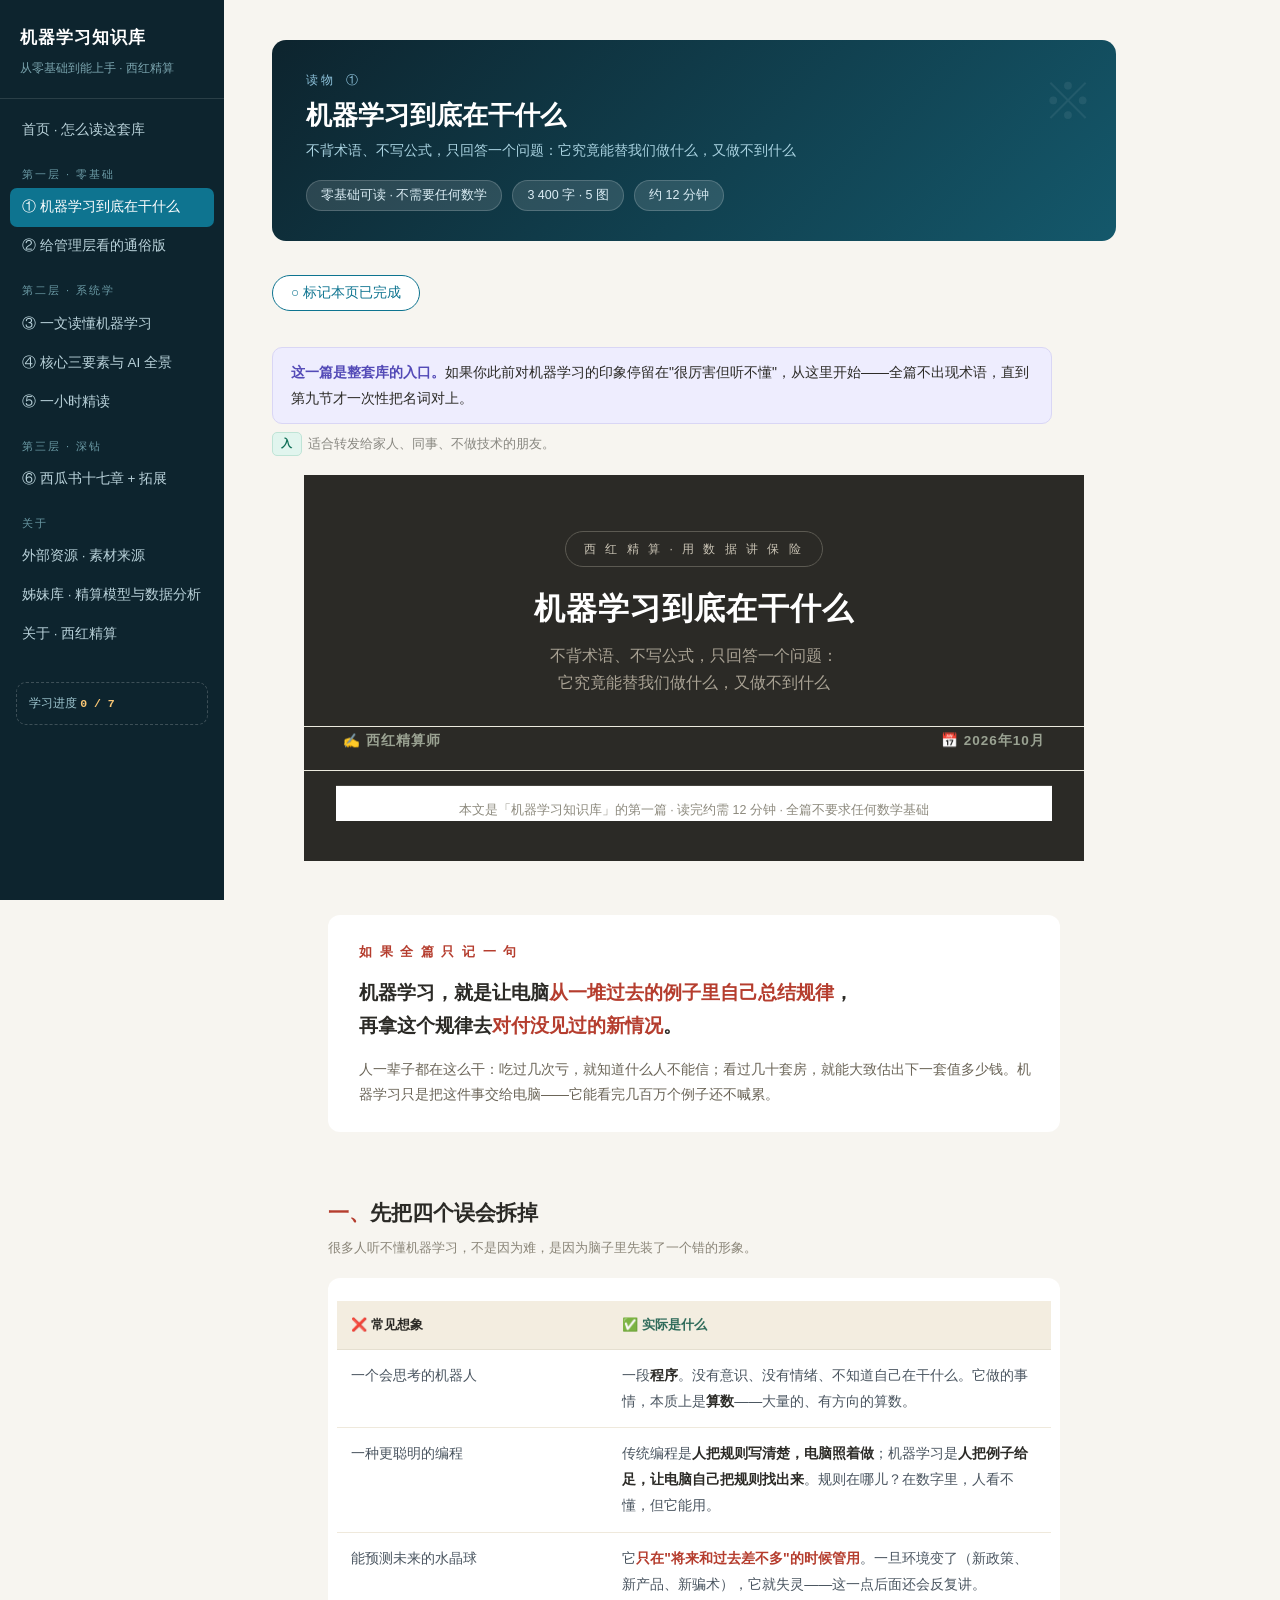
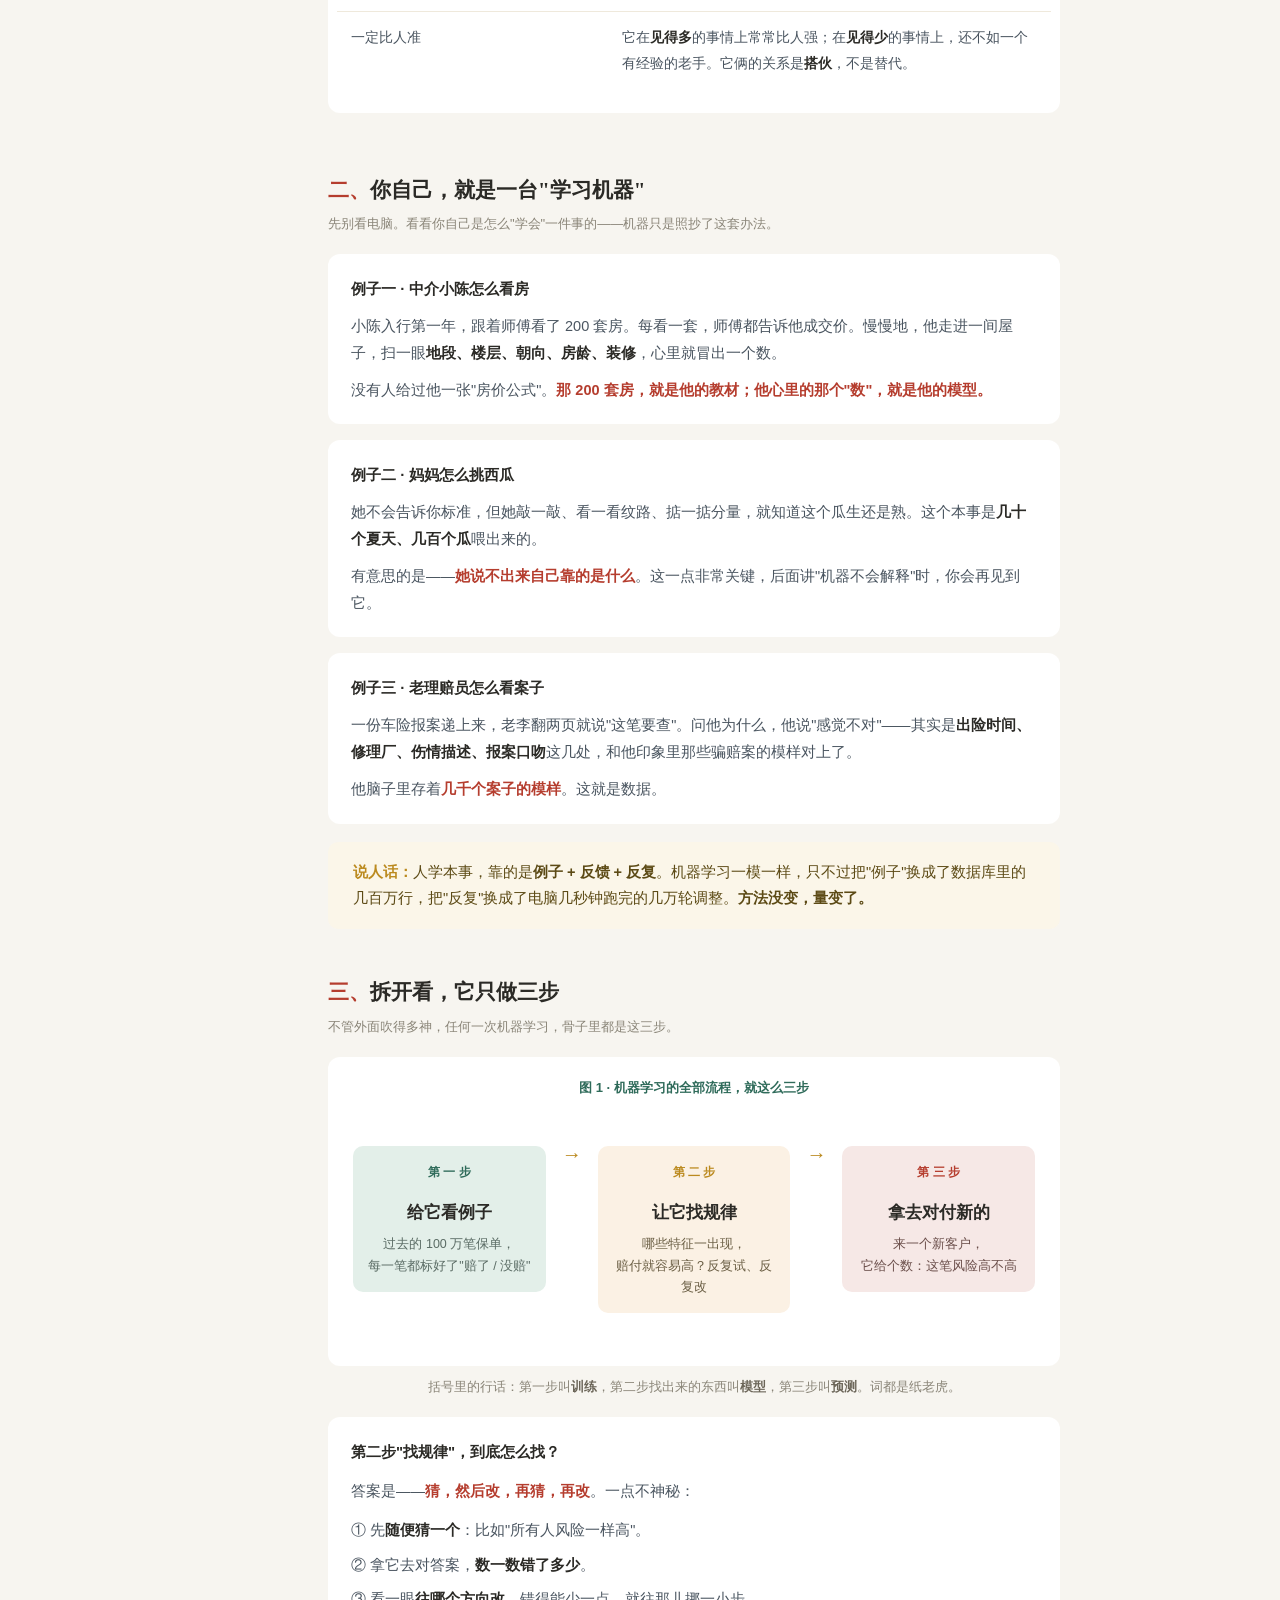
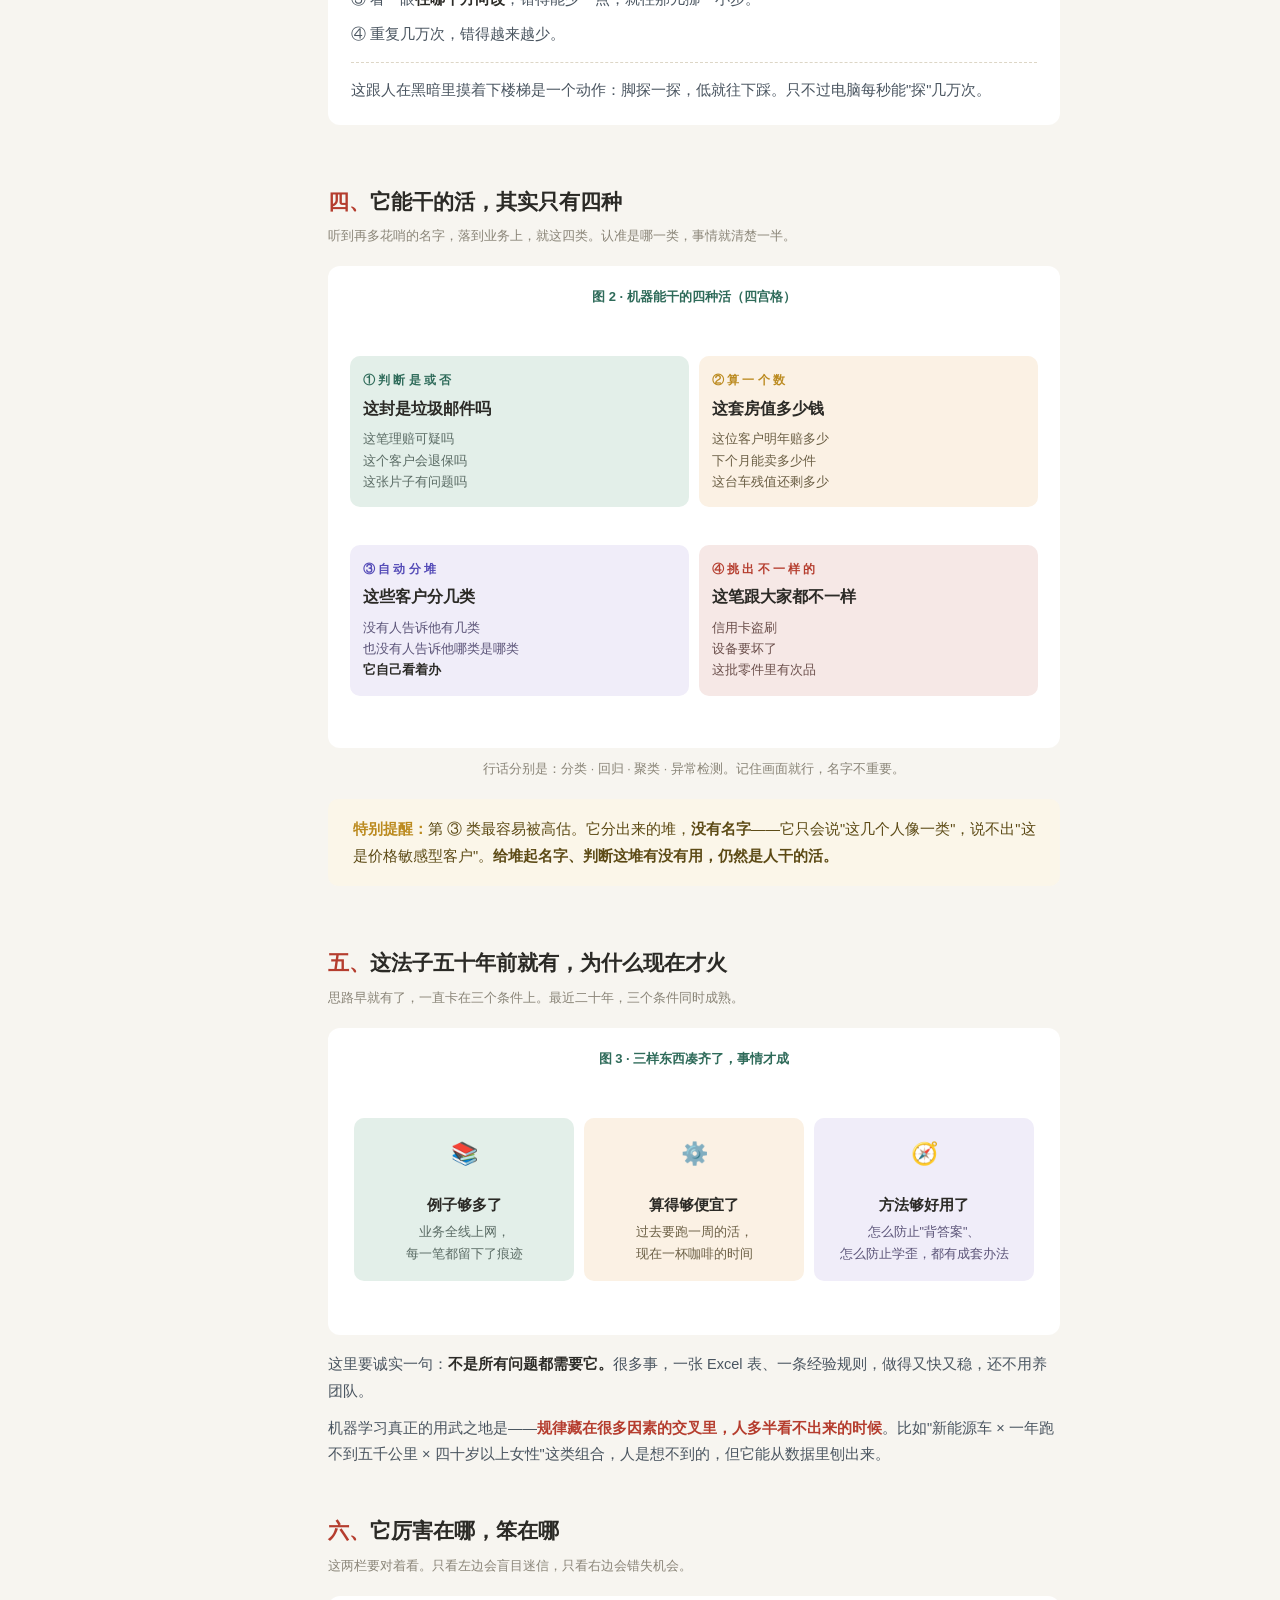
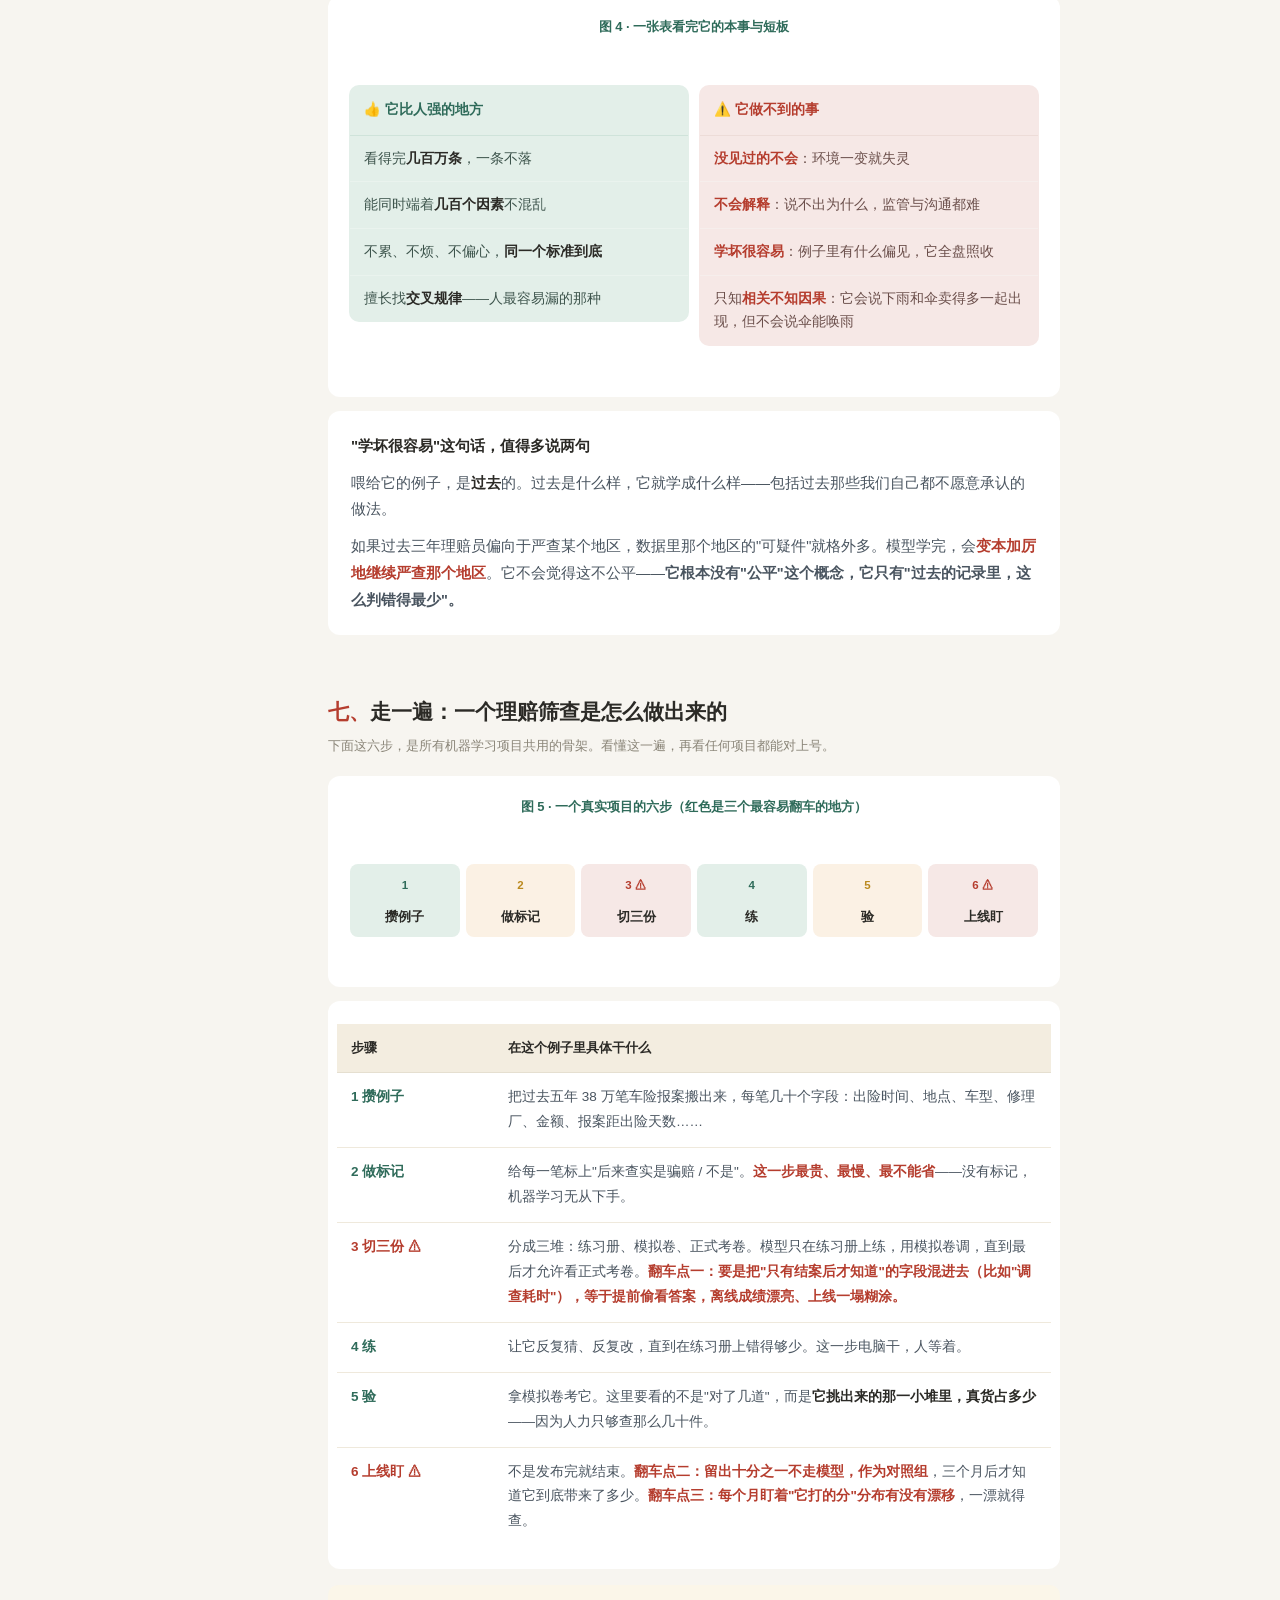
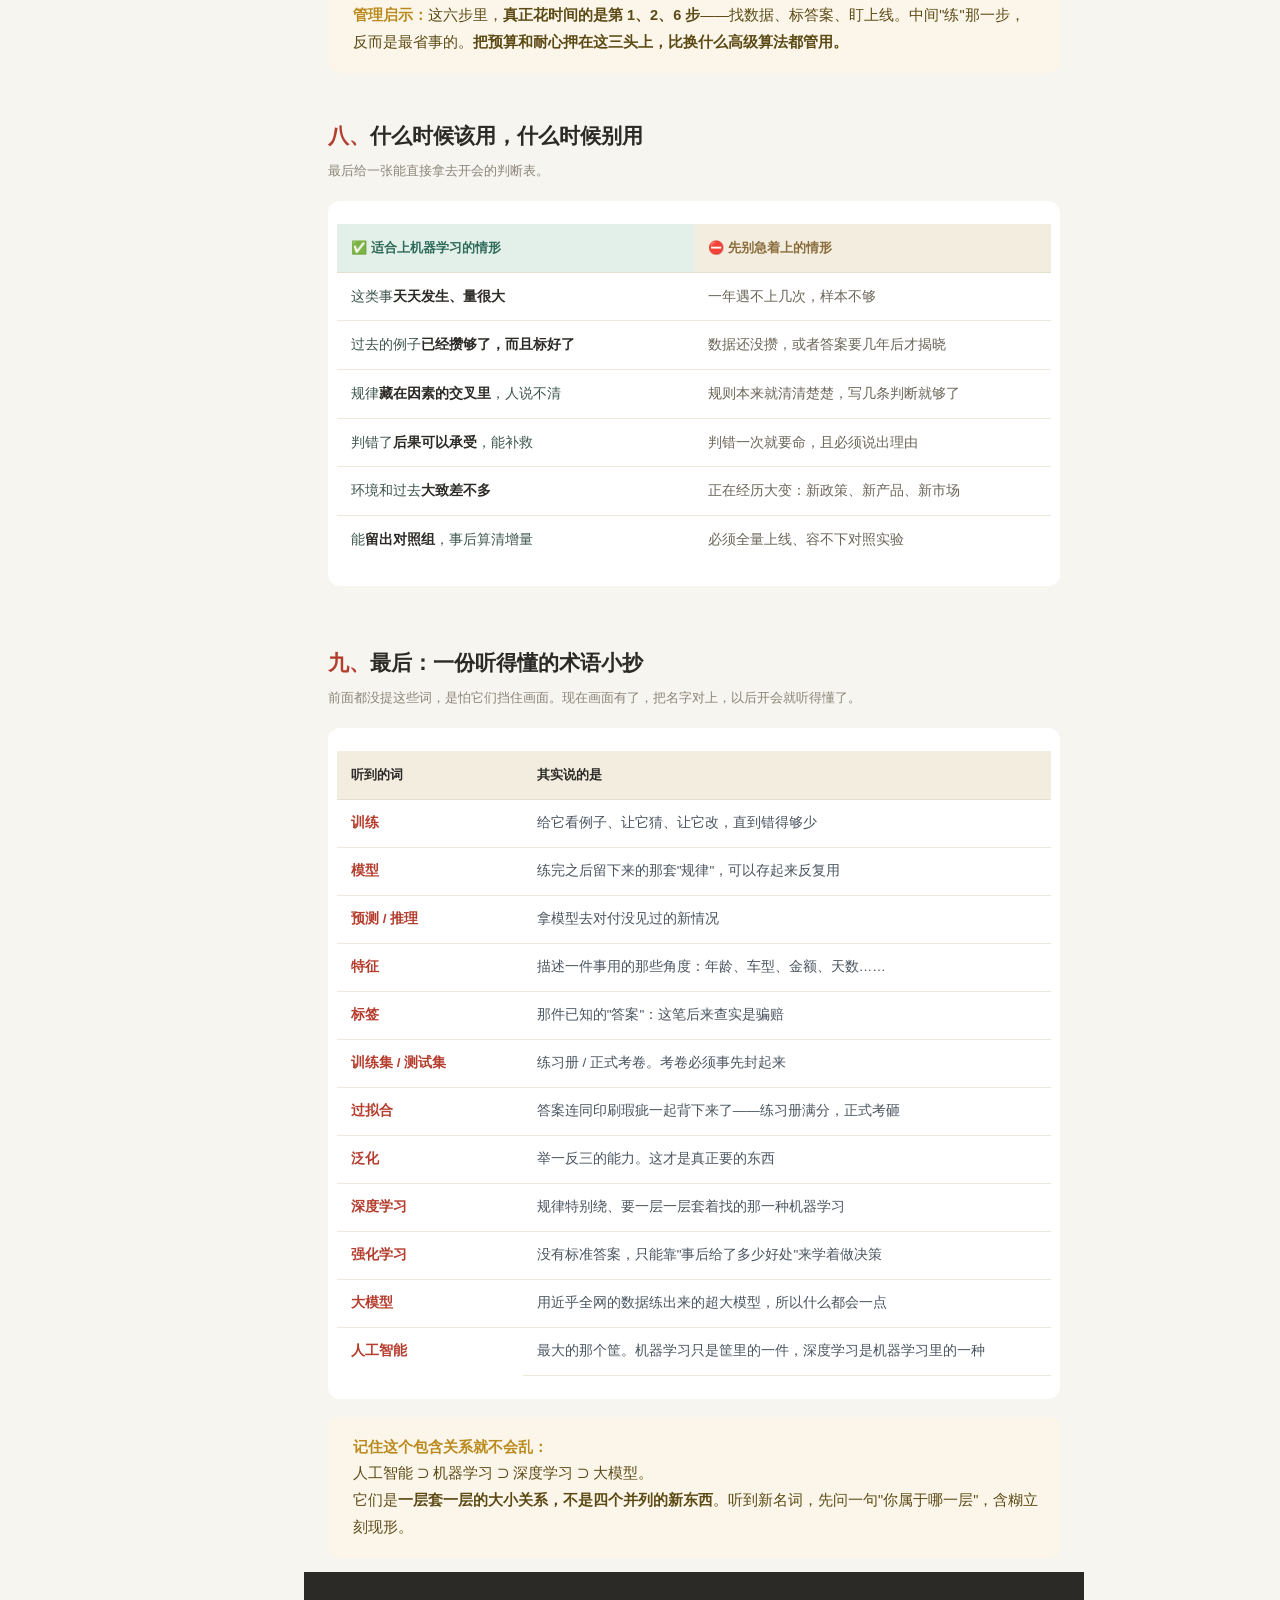
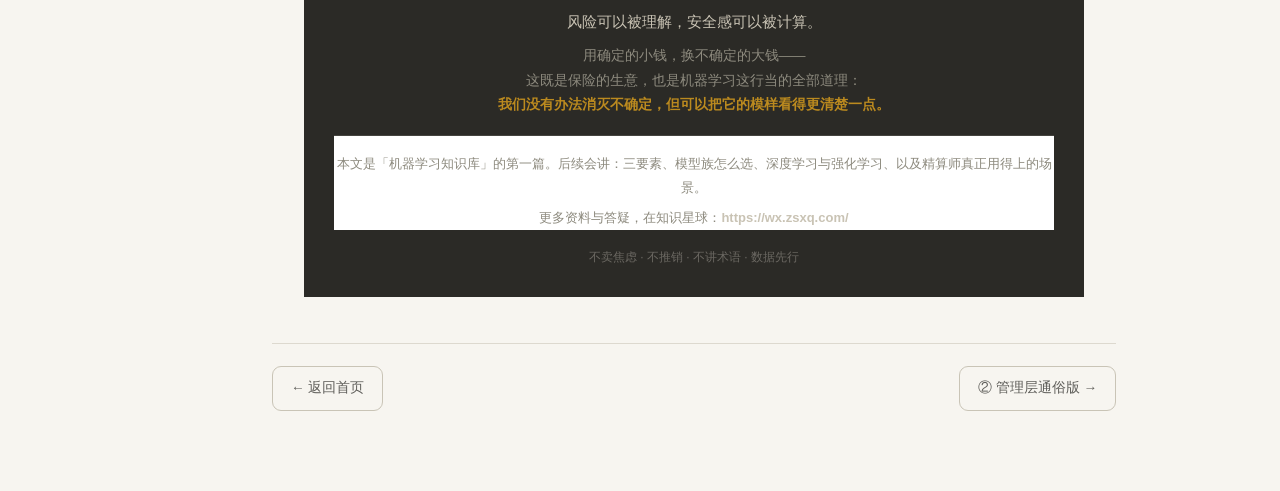
<file: overview.html>
<!DOCTYPE html>
<html lang="zh-CN">
<head>
<meta charset="UTF-8">
<meta name="viewport" content="width=device-width,initial-scale=1">
<title>机器学习到底在干什么｜机器学习知识库 · 西红精算</title>
<link rel="stylesheet" href="css/style.css">

</head>
<body>
<aside class="side">
  <div class="brand"><b>机器学习知识库</b><span>从零基础到能上手 · 西红精算</span></div>
  <nav>
    <a href="index.html">首页 · 怎么读这套库</a>
    <div class="grp">第一层 · 零基础</div>
    <a href="overview.html" class="on">① 机器学习到底在干什么</a>
    <a href="mgmt.html">② 给管理层看的通俗版</a>
    <div class="grp">第二层 · 系统学</div>
    <a href="onepage.html">③ 一文读懂机器学习</a>
    <a href="core.html">④ 核心三要素与 AI 全景</a>
    <a href="oneday.html">⑤ 一小时精读</a>
    <div class="grp">第三层 · 深钻</div>
    <a href="notes.html">⑥ 西瓜书十七章 + 拓展</a>
    <div class="grp">关于</div>
    <a href="resources.html">外部资源 · 素材来源</a>
    <a href="amkb.html">姊妹库 · 精算模型与数据分析</a>
    <a href="xihong.html">关于 · 西红精算</a>
  </nav>
  <div class="prog-mini">学习进度 <b>0 / 7</b></div>
</aside>

<main class="main">
  <div class="ch-head">
    <div class="no">读物 ①</div>
    <h1>机器学习到底在干什么</h1>
    <div class="sub">不背术语、不写公式，只回答一个问题：它究竟能替我们做什么，又做不到什么</div>
    <div class="meta"><span>零基础可读 · 不需要任何数学</span><span>3 400 字 · 5 图</span><span>约 12 分钟</span></div>
  </div>

  <button class="done-btn" data-id="overview">○ 标记本页已完成</button>

  <div class="tip" style="max-width:780px"><b>这一篇是整套库的入口。</b>如果你此前对机器学习的印象停留在"很厉害但听不懂"，从这里开始——全篇不出现术语，直到第九节才一次性把名词对上。</div>

  <p style="max-width:780px;font-size:13px;color:#888780;margin:-6px 0 18px"><span class="src src-gui">入</span>适合转发给家人、同事、不做技术的朋友。</p>

  <div class="art-wrap">


<!-- ============ HERO ============ -->
<table style="width:100%;background:#2b2a26;" cellpadding="0" cellspacing="0">
  <tr>
    <td style="padding:56px 32px 30px;text-align:center;">
      <span style="display:inline-block;padding:6px 18px;border:1px solid #5c5a52;border-radius:100px;font-size:12px;letter-spacing:3px;color:#c9c3b4;">西 红 精 算 · 用 数 据 讲 保 险</span>
      <h1 style="font-size:31px;font-weight:800;letter-spacing:1px;color:#ffffff;line-height:1.45;margin:20px 0 10px;">机器学习到底在干什么</h1>
      <p style="font-size:15.5px;color:#a9a294;max-width:660px;margin:0 auto;line-height:1.75;">不背术语、不写公式，只回答一个问题：<br>它究竟能替我们做什么，又做不到什么</p>
    </td>
  </tr>
  <tr>
    <td style="padding:2px 32px 16px;font-size:0;text-align:center;">
      <span style="display:inline-block;width:49%;font-size:13.5px;font-weight:600;letter-spacing:1px;color:#9aa292;text-align:left;">✍ 西红精算师</span><span style="display:inline-block;width:49%;font-size:13.5px;font-weight:600;letter-spacing:1px;color:#9aa292;text-align:right;white-space:nowrap;">📅 2026年10月</span>
    </td>
  </tr>
  <tr>
    <td style="padding:0 32px 26px;text-align:center;">
      <table style="width:100%;border-top:1px solid #45443f;" cellpadding="0" cellspacing="0">
        <tr>
          <td style="padding:14px 4px 0;font-size:12.5px;color:#8d8a7e;line-height:1.7;">本文是「机器学习知识库」的第一篇 · 读完约需 12 分钟 · 全篇不要求任何数学基础</td>
        </tr>
      </table>
    </td>
  </tr>
</table>

<!-- ============ 一句话答案 ============ -->
<table style="width:100%;background:#f7f5f0;" cellpadding="0" cellspacing="0">
  <tr>
    <td style="padding:26px 24px 4px;">
      <table style="width:100%;background:#ffffff;border:1px solid #e5dfd0;border-left:5px solid #b53d2e;border-radius:12px;" cellpadding="0" cellspacing="0">
        <tr>
          <td style="padding:24px 26px;">
            <p style="font-size:13px;letter-spacing:2px;color:#b53d2e;font-weight:700;margin:0 0 12px;">如 果 全 篇 只 记 一 句</p>
            <p style="font-size:19px;line-height:1.75;color:#2b2a26;font-weight:700;margin:0 0 14px;">机器学习，就是让电脑<strong style="color:#b53d2e;">从一堆过去的例子里自己总结规律</strong>，<br>再拿这个规律去<strong style="color:#b53d2e;">对付没见过的新情况</strong>。</p>
            <p style="font-size:14px;line-height:1.8;color:#6b6558;margin:0;">人一辈子都在这么干：吃过几次亏，就知道什么人不能信；看过几十套房，就能大致估出下一套值多少钱。机器学习只是把这件事交给电脑——它能看完几百万个例子还不喊累。</p>
          </td>
        </tr>
      </table>
    </td>
  </tr>
</table>

<!-- ============ 一、先说它不是什么 ============ -->
<table style="width:100%;background:#f7f5f0;" cellpadding="0" cellspacing="0">
  <tr>
    <td style="padding:34px 24px 0;">
      <h2 style="font-size:21px;font-weight:800;color:#2b2a26;margin:0 0 6px;line-height:1.5;"><span style="color:#b53d2e;">一、</span>先把四个误会拆掉</h2>
      <p style="font-size:13px;color:#8a8578;margin:0 0 18px;">很多人听不懂机器学习，不是因为难，是因为脑子里先装了一个错的形象。</p>

      <table style="width:100%;background:#ffffff;border:1px solid #e5dfd0;border-radius:12px;" cellpadding="0" cellspacing="0">
        <tr>
          <td style="padding:8px;">
            <table style="width:100%;" cellpadding="0" cellspacing="0">
              <tr>
                <td style="width:38%;padding:12px 14px;background:#f3ede0;font-size:13px;font-weight:700;color:#2b2a26;border-bottom:1px solid #e5dfd0;">❌ 常见想象</td>
                <td style="width:62%;padding:12px 14px;background:#f3ede0;font-size:13px;font-weight:700;color:#2f6b5a;border-bottom:1px solid #e5dfd0;">✅ 实际是什么</td>
              </tr>
              <tr>
                <td style="padding:13px 14px;font-size:14px;color:#4a5560;border-bottom:1px solid #efe9dc;vertical-align:top;">一个会思考的机器人</td>
                <td style="padding:13px 14px;font-size:14px;color:#4a5560;border-bottom:1px solid #efe9dc;vertical-align:top;">一段<strong style="color:#2b2a26;">程序</strong>。没有意识、没有情绪、不知道自己在干什么。它做的事情，本质上是<strong style="color:#2b2a26;">算数</strong>——大量的、有方向的算数。</td>
              </tr>
              <tr>
                <td style="padding:13px 14px;font-size:14px;color:#4a5560;border-bottom:1px solid #efe9dc;vertical-align:top;">一种更聪明的编程</td>
                <td style="padding:13px 14px;font-size:14px;color:#4a5560;border-bottom:1px solid #efe9dc;vertical-align:top;">传统编程是<strong style="color:#2b2a26;">人把规则写清楚，电脑照着做</strong>；机器学习是<strong style="color:#2b2a26;">人把例子给足，让电脑自己把规则找出来</strong>。规则在哪儿？在数字里，人看不懂，但它能用。</td>
              </tr>
              <tr>
                <td style="padding:13px 14px;font-size:14px;color:#4a5560;border-bottom:1px solid #efe9dc;vertical-align:top;">能预测未来的水晶球</td>
                <td style="padding:13px 14px;font-size:14px;color:#4a5560;border-bottom:1px solid #efe9dc;vertical-align:top;">它<strong style="color:#b53d2e;">只在"将来和过去差不多"的时候管用</strong>。一旦环境变了（新政策、新产品、新骗术），它就失灵——这一点后面还会反复讲。</td>
              </tr>
              <tr>
                <td style="padding:13px 14px;font-size:14px;color:#4a5560;vertical-align:top;">一定比人准</td>
                <td style="padding:13px 14px;font-size:14px;color:#4a5560;vertical-align:top;">它在<strong style="color:#2b2a26;">见得多</strong>的事情上常常比人强；在<strong style="color:#2b2a26;">见得少</strong>的事情上，还不如一个有经验的老手。它俩的关系是<strong style="color:#2b2a26;">搭伙</strong>，不是替代。</td>
              </tr>
            </table>
          </td>
        </tr>
      </table>
    </td>
  </tr>
</table>

<!-- ============ 二、人是怎么学会的 ============ -->
<table style="width:100%;background:#f7f5f0;" cellpadding="0" cellspacing="0">
  <tr>
    <td style="padding:34px 24px 0;">
      <h2 style="font-size:21px;font-weight:800;color:#2b2a26;margin:0 0 6px;line-height:1.5;"><span style="color:#b53d2e;">二、</span>你自己，就是一台"学习机器"</h2>
      <p style="font-size:13px;color:#8a8578;margin:0 0 18px;">先别看电脑。看看你自己是怎么"学会"一件事的——机器只是照抄了这套办法。</p>

      <table style="width:100%;background:#ffffff;border:1px solid #e5dfd0;border-radius:12px;margin:0 0 16px;" cellpadding="0" cellspacing="0">
        <tr>
          <td style="padding:20px 22px;">
            <p style="font-size:15px;color:#2b2a26;font-weight:700;margin:0 0 10px;">例子一 · 中介小陈怎么看房</p>
            <p style="font-size:14.5px;color:#4a5560;margin:0 0 10px;">小陈入行第一年，跟着师傅看了 200 套房。每看一套，师傅都告诉他成交价。慢慢地，他走进一间屋子，扫一眼<strong style="color:#2b2a26;">地段、楼层、朝向、房龄、装修</strong>，心里就冒出一个数。</p>
            <p style="font-size:14.5px;color:#4a5560;margin:0;">没有人给过他一张"房价公式"。<strong style="color:#b53d2e;">那 200 套房，就是他的教材；他心里的那个"数"，就是他的模型。</strong></p>
          </td>
        </tr>
      </table>

      <table style="width:100%;background:#ffffff;border:1px solid #e5dfd0;border-radius:12px;margin:0 0 16px;" cellpadding="0" cellspacing="0">
        <tr>
          <td style="padding:20px 22px;">
            <p style="font-size:15px;color:#2b2a26;font-weight:700;margin:0 0 10px;">例子二 · 妈妈怎么挑西瓜</p>
            <p style="font-size:14.5px;color:#4a5560;margin:0 0 10px;">她不会告诉你标准，但她敲一敲、看一看纹路、掂一掂分量，就知道这个瓜生还是熟。这个本事是<strong style="color:#2b2a26;">几十个夏天、几百个瓜</strong>喂出来的。</p>
            <p style="font-size:14.5px;color:#4a5560;margin:0;">有意思的是——<strong style="color:#b53d2e;">她说不出来自己靠的是什么</strong>。这一点非常关键，后面讲"机器不会解释"时，你会再见到它。</p>
          </td>
        </tr>
      </table>

      <table style="width:100%;background:#ffffff;border:1px solid #e5dfd0;border-radius:12px;" cellpadding="0" cellspacing="0">
        <tr>
          <td style="padding:20px 22px;">
            <p style="font-size:15px;color:#2b2a26;font-weight:700;margin:0 0 10px;">例子三 · 老理赔员怎么看案子</p>
            <p style="font-size:14.5px;color:#4a5560;margin:0 0 10px;">一份车险报案递上来，老李翻两页就说"这笔要查"。问他为什么，他说"感觉不对"——其实是<strong style="color:#2b2a26;">出险时间、修理厂、伤情描述、报案口吻</strong>这几处，和他印象里那些骗赔案的模样对上了。</p>
            <p style="font-size:14.5px;color:#4a5560;margin:0;">他脑子里存着<strong style="color:#b53d2e;">几千个案子的模样</strong>。这就是数据。</p>
          </td>
        </tr>
      </table>

      <table style="width:100%;background:#fbf6e9;border:1px solid #e8d9a8;border-left:5px solid #bb8a1f;border-radius:10px;margin:18px 0 0;" cellpadding="0" cellspacing="0">
        <tr>
          <td style="padding:16px 20px;">
            <p style="font-size:14.5px;line-height:1.85;color:#5c4a15;margin:0;"><strong style="color:#bb8a1f;">说人话：</strong>人学本事，靠的是<strong>例子 + 反馈 + 反复</strong>。机器学习一模一样，只不过把"例子"换成了数据库里的几百万行，把"反复"换成了电脑几秒钟跑完的几万轮调整。<strong>方法没变，量变了。</strong></p>
          </td>
        </tr>
      </table>
    </td>
  </tr>
</table>

<!-- ============ 三、拆开看，就三步 ============ -->
<table style="width:100%;background:#f7f5f0;" cellpadding="0" cellspacing="0">
  <tr>
    <td style="padding:34px 24px 0;">
      <h2 style="font-size:21px;font-weight:800;color:#2b2a26;margin:0 0 6px;line-height:1.5;"><span style="color:#b53d2e;">三、</span>拆开看，它只做三步</h2>
      <p style="font-size:13px;color:#8a8578;margin:0 0 18px;">不管外面吹得多神，任何一次机器学习，骨子里都是这三步。</p>

      <!-- 图1 三步 -->
      <table style="width:100%;background:#ffffff;border:1px solid #e5dfd0;border-radius:12px;margin:0 0 10px;" cellpadding="0" cellspacing="0">
        <tr>
          <td style="padding:18px 20px 4px;font-size:13px;font-weight:700;color:#2f6b5a;text-align:center;">图 1 · 机器学习的全部流程，就这么三步</td>
        </tr>
        <tr>
          <td style="padding:10px 20px 20px;">
            <table style="width:100%;" cellpadding="0" cellspacing="0">
              <tr>
                <td style="width:30%;padding:4px;">
                  <table style="width:100%;background:#e3efe9;border:1px solid #c3ded2;border-radius:10px;" cellpadding="0" cellspacing="0">
                    <tr><td style="padding:14px 10px;text-align:center;font-size:12px;color:#2f6b5a;font-weight:700;">第 一 步</td></tr>
                    <tr><td style="padding:0 10px 6px;text-align:center;font-size:17px;font-weight:800;color:#2b2a26;">给它看例子</td></tr>
                    <tr><td style="padding:0 12px 14px;text-align:center;font-size:12.5px;color:#5a6b64;line-height:1.7;">过去的 100 万笔保单，<br>每一笔都标好了"赔了 / 没赔"</td></tr>
                  </table>
                </td>
                <td style="width:5%;text-align:center;font-size:20px;color:#bb8a1f;font-weight:700;">→</td>
                <td style="width:30%;padding:4px;">
                  <table style="width:100%;background:#fbf1e4;border:1px solid #ecd6ae;border-radius:10px;" cellpadding="0" cellspacing="0">
                    <tr><td style="padding:14px 10px;text-align:center;font-size:12px;color:#bb8a1f;font-weight:700;">第 二 步</td></tr>
                    <tr><td style="padding:0 10px 6px;text-align:center;font-size:17px;font-weight:800;color:#2b2a26;">让它找规律</td></tr>
                    <tr><td style="padding:0 12px 14px;text-align:center;font-size:12.5px;color:#6b5f45;line-height:1.7;">哪些特征一出现，<br>赔付就容易高？反复试、反复改</td></tr>
                  </table>
                </td>
                <td style="width:5%;text-align:center;font-size:20px;color:#bb8a1f;font-weight:700;">→</td>
                <td style="width:30%;padding:4px;">
                  <table style="width:100%;background:#f6e8e6;border:1px solid #e6c9c4;border-radius:10px;" cellpadding="0" cellspacing="0">
                    <tr><td style="padding:14px 10px;text-align:center;font-size:12px;color:#b53d2e;font-weight:700;">第 三 步</td></tr>
                    <tr><td style="padding:0 10px 6px;text-align:center;font-size:17px;font-weight:800;color:#2b2a26;">拿去对付新的</td></tr>
                    <tr><td style="padding:0 12px 14px;text-align:center;font-size:12.5px;color:#6b4f4b;line-height:1.7;">来一个新客户，<br>它给个数：这笔风险高不高</td></tr>
                  </table>
                </td>
              </tr>
            </table>
          </td>
        </tr>
      </table>
      <p style="font-size:12.5px;color:#8a8578;text-align:center;margin:0 0 18px;">括号里的行话：第一步叫<strong style="color:#6b6558;">训练</strong>，第二步找出来的东西叫<strong style="color:#6b6558;">模型</strong>，第三步叫<strong style="color:#6b6558;">预测</strong>。词都是纸老虎。</p>

      <table style="width:100%;background:#ffffff;border:1px solid #e5dfd0;border-radius:12px;" cellpadding="0" cellspacing="0">
        <tr>
          <td style="padding:20px 22px;">
            <p style="font-size:15px;color:#2b2a26;font-weight:700;margin:0 0 12px;">第二步"找规律"，到底怎么找？</p>
            <p style="font-size:14.5px;color:#4a5560;margin:0 0 12px;">答案是——<strong style="color:#b53d2e;">猜，然后改，再猜，再改</strong>。一点不神秘：</p>
            <p style="font-size:14.5px;color:#4a5560;margin:0 0 8px;">① 先<strong style="color:#2b2a26;">随便猜一个</strong>：比如"所有人风险一样高"。</p>
            <p style="font-size:14.5px;color:#4a5560;margin:0 0 8px;">② 拿它去对答案，<strong style="color:#2b2a26;">数一数错了多少</strong>。</p>
            <p style="font-size:14.5px;color:#4a5560;margin:0 0 8px;">③ 看一眼<strong style="color:#2b2a26;">往哪个方向改</strong>，错得能少一点，就往那儿挪一小步。</p>
            <p style="font-size:14.5px;color:#4a5560;margin:0;">④ 重复几万次，错得越来越少。</p>
            <p style="font-size:14.5px;color:#4a5560;margin:14px 0 0;padding-top:14px;border-top:1px dashed #ddd6c6;">这跟人在黑暗里摸着下楼梯是一个动作：脚探一探，低就往下踩。只不过电脑每秒能"探"几万次。</p>
          </td>
        </tr>
      </table>
    </td>
  </tr>
</table>

<!-- ============ 四、它能干的四种活 ============ -->
<table style="width:100%;background:#f7f5f0;" cellpadding="0" cellspacing="0">
  <tr>
    <td style="padding:34px 24px 0;">
      <h2 style="font-size:21px;font-weight:800;color:#2b2a26;margin:0 0 6px;line-height:1.5;"><span style="color:#b53d2e;">四、</span>它能干的活，其实只有四种</h2>
      <p style="font-size:13px;color:#8a8578;margin:0 0 18px;">听到再多花哨的名字，落到业务上，就这四类。认准是哪一类，事情就清楚一半。</p>

      <!-- 图2 四种活 -->
      <table style="width:100%;background:#ffffff;border:1px solid #e5dfd0;border-radius:12px;margin:0 0 10px;" cellpadding="0" cellspacing="0">
        <tr>
          <td style="padding:18px 20px 4px;font-size:13px;font-weight:700;color:#2f6b5a;text-align:center;">图 2 · 机器能干的四种活（四宫格）</td>
        </tr>
        <tr>
          <td style="padding:10px 16px 18px;">
            <table style="width:100%;" cellpadding="0" cellspacing="0">
              <tr>
                <td style="width:50%;padding:5px;">
                  <table style="width:100%;background:#e3efe9;border:1px solid #c3ded2;border-radius:10px;" cellpadding="0" cellspacing="0">
                    <tr><td style="padding:13px 12px 0;font-size:11.5px;color:#2f6b5a;font-weight:700;">① 判 断 是 或 否</td></tr>
                    <tr><td style="padding:2px 12px 0;font-size:16px;font-weight:800;color:#2b2a26;">这封是垃圾邮件吗</td></tr>
                    <tr><td style="padding:6px 12px 13px;font-size:12.5px;color:#5a6b64;line-height:1.7;">这笔理赔可疑吗<br>这个客户会退保吗<br>这张片子有问题吗</td></tr>
                  </table>
                </td>
                <td style="width:50%;padding:5px;">
                  <table style="width:100%;background:#fbf1e4;border:1px solid #ecd6ae;border-radius:10px;" cellpadding="0" cellspacing="0">
                    <tr><td style="padding:13px 12px 0;font-size:11.5px;color:#bb8a1f;font-weight:700;">② 算 一 个 数</td></tr>
                    <tr><td style="padding:2px 12px 0;font-size:16px;font-weight:800;color:#2b2a26;">这套房值多少钱</td></tr>
                    <tr><td style="padding:6px 12px 13px;font-size:12.5px;color:#6b5f45;line-height:1.7;">这位客户明年赔多少<br>下个月能卖多少件<br>这台车残值还剩多少</td></tr>
                  </table>
                </td>
              </tr>
              <tr>
                <td style="width:50%;padding:5px;">
                  <table style="width:100%;background:#f0edf9;border:1px solid #d5cfea;border-radius:10px;" cellpadding="0" cellspacing="0">
                    <tr><td style="padding:13px 12px 0;font-size:11.5px;color:#534ab7;font-weight:700;">③ 自 动 分 堆</td></tr>
                    <tr><td style="padding:2px 12px 0;font-size:16px;font-weight:800;color:#2b2a26;">这些客户分几类</td></tr>
                    <tr><td style="padding:6px 12px 13px;font-size:12.5px;color:#5b5478;line-height:1.7;">没有人告诉他有几类<br>也没有人告诉他哪类是哪类<br><strong style="color:#2b2a26;">它自己看着办</strong></td></tr>
                  </table>
                </td>
                <td style="width:50%;padding:5px;">
                  <table style="width:100%;background:#f6e8e6;border:1px solid #e6c9c4;border-radius:10px;" cellpadding="0" cellspacing="0">
                    <tr><td style="padding:13px 12px 0;font-size:11.5px;color:#b53d2e;font-weight:700;">④ 挑 出 不 一 样 的</td></tr>
                    <tr><td style="padding:2px 12px 0;font-size:16px;font-weight:800;color:#2b2a26;">这笔跟大家都不一样</td></tr>
                    <tr><td style="padding:6px 12px 13px;font-size:12.5px;color:#6b4f4b;line-height:1.7;">信用卡盗刷<br>设备要坏了<br>这批零件里有次品</td></tr>
                  </table>
                </td>
              </tr>
            </table>
          </td>
        </tr>
      </table>
      <p style="font-size:12.5px;color:#8a8578;text-align:center;margin:0 0 18px;">行话分别是：分类 · 回归 · 聚类 · 异常检测。记住画面就行，名字不重要。</p>

      <table style="width:100%;background:#fbf6e9;border:1px solid #e8d9a8;border-left:5px solid #bb8a1f;border-radius:10px;" cellpadding="0" cellspacing="0">
        <tr>
          <td style="padding:16px 20px;">
            <p style="font-size:14.5px;line-height:1.85;color:#5c4a15;margin:0;"><strong style="color:#bb8a1f;">特别提醒：</strong>第 ③ 类最容易被高估。它分出来的堆，<strong>没有名字</strong>——它只会说"这几个人像一类"，说不出"这是价格敏感型客户"。<strong>给堆起名字、判断这堆有没有用，仍然是人干的活。</strong></p>
          </td>
        </tr>
      </table>
    </td>
  </tr>
</table>

<!-- ============ 五、为什么偏偏是现在 ============ -->
<table style="width:100%;background:#f7f5f0;" cellpadding="0" cellspacing="0">
  <tr>
    <td style="padding:34px 24px 0;">
      <h2 style="font-size:21px;font-weight:800;color:#2b2a26;margin:0 0 6px;line-height:1.5;"><span style="color:#b53d2e;">五、</span>这法子五十年前就有，为什么现在才火</h2>
      <p style="font-size:13px;color:#8a8578;margin:0 0 18px;">思路早就有了，一直卡在三个条件上。最近二十年，三个条件同时成熟。</p>

      <!-- 图3 三个条件 -->
      <table style="width:100%;background:#ffffff;border:1px solid #e5dfd0;border-radius:12px;margin:0 0 16px;" cellpadding="0" cellspacing="0">
        <tr>
          <td style="padding:18px 20px 4px;font-size:13px;font-weight:700;color:#2f6b5a;text-align:center;">图 3 · 三样东西凑齐了，事情才成</td>
        </tr>
        <tr>
          <td style="padding:10px 20px 20px;">
            <table style="width:100%;" cellpadding="0" cellspacing="0">
              <tr>
                <td style="width:33%;padding:5px;">
                  <table style="width:100%;background:#e3efe9;border-radius:10px;" cellpadding="0" cellspacing="0">
                    <tr><td style="padding:16px 10px;text-align:center;font-size:22px;">📚</td></tr>
                    <tr><td style="padding:0 10px 4px;text-align:center;font-size:15px;font-weight:800;color:#2b2a26;">例子够多了</td></tr>
                    <tr><td style="padding:0 12px 16px;text-align:center;font-size:12.5px;color:#5a6b64;line-height:1.7;">业务全线上网，<br>每一笔都留下了痕迹</td></tr>
                  </table>
                </td>
                <td style="width:33%;padding:5px;">
                  <table style="width:100%;background:#fbf1e4;border-radius:10px;" cellpadding="0" cellspacing="0">
                    <tr><td style="padding:16px 10px;text-align:center;font-size:22px;">⚙️</td></tr>
                    <tr><td style="padding:0 10px 4px;text-align:center;font-size:15px;font-weight:800;color:#2b2a26;">算得够便宜了</td></tr>
                    <tr><td style="padding:0 12px 16px;text-align:center;font-size:12.5px;color:#6b5f45;line-height:1.7;">过去要跑一周的活，<br>现在一杯咖啡的时间</td></tr>
                  </table>
                </td>
                <td style="width:33%;padding:5px;">
                  <table style="width:100%;background:#f0edf9;border-radius:10px;" cellpadding="0" cellspacing="0">
                    <tr><td style="padding:16px 10px;text-align:center;font-size:22px;">🧭</td></tr>
                    <tr><td style="padding:0 10px 4px;text-align:center;font-size:15px;font-weight:800;color:#2b2a26;">方法够好用了</td></tr>
                    <tr><td style="padding:0 12px 16px;text-align:center;font-size:12.5px;color:#5b5478;line-height:1.7;">怎么防止"背答案"、<br>怎么防止学歪，都有成套办法</td></tr>
                  </table>
                </td>
              </tr>
            </table>
          </td>
        </tr>
      </table>

      <p style="font-size:14.5px;color:#4a5560;margin:0 0 10px;">这里要诚实一句：<strong style="color:#2b2a26;">不是所有问题都需要它。</strong>很多事，一张 Excel 表、一条经验规则，做得又快又稳，还不用养团队。</p>
      <p style="font-size:14.5px;color:#4a5560;margin:0;">机器学习真正的用武之地是——<strong style="color:#b53d2e;">规律藏在很多因素的交叉里，人多半看不出来的时候</strong>。比如"新能源车 × 一年跑不到五千公里 × 四十岁以上女性"这类组合，人是想不到的，但它能从数据里刨出来。</p>
    </td>
  </tr>
</table>

<!-- ============ 六、厉害在哪、笨在哪 ============ -->
<table style="width:100%;background:#f7f5f0;" cellpadding="0" cellspacing="0">
  <tr>
    <td style="padding:34px 24px 0;">
      <h2 style="font-size:21px;font-weight:800;color:#2b2a26;margin:0 0 6px;line-height:1.5;"><span style="color:#b53d2e;">六、</span>它厉害在哪，笨在哪</h2>
      <p style="font-size:13px;color:#8a8578;margin:0 0 18px;">这两栏要对着看。只看左边会盲目迷信，只看右边会错失机会。</p>

      <!-- 图4 对照 -->
      <table style="width:100%;background:#ffffff;border:1px solid #e5dfd0;border-radius:12px;margin:0 0 14px;" cellpadding="0" cellspacing="0">
        <tr>
          <td style="padding:18px 20px 4px;font-size:13px;font-weight:700;color:#2f6b5a;text-align:center;">图 4 · 一张表看完它的本事与短板</td>
        </tr>
        <tr>
          <td style="padding:10px 16px 18px;">
            <table style="width:100%;" cellpadding="0" cellspacing="0">
              <tr>
                <td style="width:50%;padding:4px 5px 4px 4px;">
                  <table style="width:100%;background:#e3efe9;border:1px solid #c3ded2;border-radius:10px;" cellpadding="0" cellspacing="0">
                    <tr><td style="padding:12px 14px;font-size:13.5px;font-weight:800;color:#2f6b5a;border-bottom:1px solid #cfe3da;">👍 它比人强的地方</td></tr>
                    <tr><td style="padding:11px 14px;font-size:13.5px;color:#3d544c;line-height:1.75;border-bottom:1px solid #eaf3ee;">看得完<strong style="color:#2b2a26;">几百万条</strong>，一条不落</td></tr>
                    <tr><td style="padding:11px 14px;font-size:13.5px;color:#3d544c;line-height:1.75;border-bottom:1px solid #eaf3ee;">能同时端着<strong style="color:#2b2a26;">几百个因素</strong>不混乱</td></tr>
                    <tr><td style="padding:11px 14px;font-size:13.5px;color:#3d544c;line-height:1.75;border-bottom:1px solid #eaf3ee;">不累、不烦、不偏心，<strong style="color:#2b2a26;">同一个标准到底</strong></td></tr>
                    <tr><td style="padding:11px 14px;font-size:13.5px;color:#3d544c;line-height:1.75;">擅长找<strong style="color:#2b2a26;">交叉规律</strong>——人最容易漏的那种</td></tr>
                  </table>
                </td>
                <td style="width:50%;padding:4px 4px 4px 5px;">
                  <table style="width:100%;background:#f6e8e6;border:1px solid #e6c9c4;border-radius:10px;" cellpadding="0" cellspacing="0">
                    <tr><td style="padding:12px 14px;font-size:13.5px;font-weight:800;color:#b53d2e;border-bottom:1px solid #eddcd8;">⚠️ 它做不到的事</td></tr>
                    <tr><td style="padding:11px 14px;font-size:13.5px;color:#6b4f4b;line-height:1.75;border-bottom:1px solid #f6eeec;"><strong style="color:#b53d2e;">没见过的不会</strong>：环境一变就失灵</td></tr>
                    <tr><td style="padding:11px 14px;font-size:13.5px;color:#6b4f4b;line-height:1.75;border-bottom:1px solid #f6eeec;"><strong style="color:#b53d2e;">不会解释</strong>：说不出为什么，监管与沟通都难</td></tr>
                    <tr><td style="padding:11px 14px;font-size:13.5px;color:#6b4f4b;line-height:1.75;border-bottom:1px solid #f6eeec;"><strong style="color:#b53d2e;">学坏很容易</strong>：例子里有什么偏见，它全盘照收</td></tr>
                    <tr><td style="padding:11px 14px;font-size:13.5px;color:#6b4f4b;line-height:1.75;">只知<strong style="color:#b53d2e;">相关不知因果</strong>：它会说下雨和伞卖得多一起出现，但不会说伞能唤雨</td></tr>
                  </table>
                </td>
              </tr>
            </table>
          </td>
        </tr>
      </table>

      <table style="width:100%;background:#ffffff;border:1px solid #e5dfd0;border-radius:12px;" cellpadding="0" cellspacing="0">
        <tr>
          <td style="padding:20px 22px;">
            <p style="font-size:15px;color:#2b2a26;font-weight:700;margin:0 0 10px;">"学坏很容易"这句话，值得多说两句</p>
            <p style="font-size:14.5px;color:#4a5560;margin:0 0 10px;">喂给它的例子，是<strong style="color:#2b2a26;">过去</strong>的。过去是什么样，它就学成什么样——包括过去那些我们自己都不愿意承认的做法。</p>
            <p style="font-size:14.5px;color:#4a5560;margin:0;">如果过去三年理赔员偏向于严查某个地区，数据里那个地区的"可疑件"就格外多。模型学完，会<strong style="color:#b53d2e;">变本加厉地继续严查那个地区</strong>。它不会觉得这不公平——<strong>它根本没有"公平"这个概念，它只有"过去的记录里，这么判错得最少"。</strong></p>
          </td>
        </tr>
      </table>
    </td>
  </tr>
</table>

<!-- ============ 七、走一遍完整例子 ============ -->
<table style="width:100%;background:#f7f5f0;" cellpadding="0" cellspacing="0">
  <tr>
    <td style="padding:34px 24px 0;">
      <h2 style="font-size:21px;font-weight:800;color:#2b2a26;margin:0 0 6px;line-height:1.5;"><span style="color:#b53d2e;">七、</span>走一遍：一个理赔筛查是怎么做出来的</h2>
      <p style="font-size:13px;color:#8a8578;margin:0 0 18px;">下面这六步，是所有机器学习项目共用的骨架。看懂这一遍，再看任何项目都能对上号。</p>

      <!-- 图5 六步 -->
      <table style="width:100%;background:#ffffff;border:1px solid #e5dfd0;border-radius:12px;margin:0 0 10px;" cellpadding="0" cellspacing="0">
        <tr>
          <td style="padding:18px 20px 4px;font-size:13px;font-weight:700;color:#2f6b5a;text-align:center;">图 5 · 一个真实项目的六步（红色是三个最容易翻车的地方）</td>
        </tr>
        <tr>
          <td style="padding:10px 18px 18px;">
            <table style="width:100%;" cellpadding="0" cellspacing="0">
              <tr>
                <td style="width:16%;padding:3px;">
                  <table style="width:100%;background:#e3efe9;border-radius:8px;" cellpadding="0" cellspacing="0">
                    <tr><td style="padding:11px 4px;text-align:center;font-size:11.5px;color:#2f6b5a;font-weight:700;">1</td></tr>
                    <tr><td style="padding:0 4px 11px;text-align:center;font-size:13px;font-weight:700;color:#2b2a26;line-height:1.4;">攒例子</td></tr>
                  </table>
                </td>
                <td style="width:16%;padding:3px;">
                  <table style="width:100%;background:#fbf1e4;border-radius:8px;" cellpadding="0" cellspacing="0">
                    <tr><td style="padding:11px 4px;text-align:center;font-size:11.5px;color:#bb8a1f;font-weight:700;">2</td></tr>
                    <tr><td style="padding:0 4px 11px;text-align:center;font-size:13px;font-weight:700;color:#2b2a26;line-height:1.4;">做标记</td></tr>
                  </table>
                </td>
                <td style="width:16%;padding:3px;">
                  <table style="width:100%;background:#f6e8e6;border-radius:8px;" cellpadding="0" cellspacing="0">
                    <tr><td style="padding:11px 4px;text-align:center;font-size:11.5px;color:#b53d2e;font-weight:700;">3 ⚠</td></tr>
                    <tr><td style="padding:0 4px 11px;text-align:center;font-size:13px;font-weight:700;color:#2b2a26;line-height:1.4;">切三份</td></tr>
                  </table>
                </td>
                <td style="width:16%;padding:3px;">
                  <table style="width:100%;background:#e3efe9;border-radius:8px;" cellpadding="0" cellspacing="0">
                    <tr><td style="padding:11px 4px;text-align:center;font-size:11.5px;color:#2f6b5a;font-weight:700;">4</td></tr>
                    <tr><td style="padding:0 4px 11px;text-align:center;font-size:13px;font-weight:700;color:#2b2a26;line-height:1.4;">练</td></tr>
                  </table>
                </td>
                <td style="width:16%;padding:3px;">
                  <table style="width:100%;background:#fbf1e4;border-radius:8px;" cellpadding="0" cellspacing="0">
                    <tr><td style="padding:11px 4px;text-align:center;font-size:11.5px;color:#bb8a1f;font-weight:700;">5</td></tr>
                    <tr><td style="padding:0 4px 11px;text-align:center;font-size:13px;font-weight:700;color:#2b2a26;line-height:1.4;">验</td></tr>
                  </table>
                </td>
                <td style="width:16%;padding:3px;">
                  <table style="width:100%;background:#f6e8e6;border-radius:8px;" cellpadding="0" cellspacing="0">
                    <tr><td style="padding:11px 4px;text-align:center;font-size:11.5px;color:#b53d2e;font-weight:700;">6 ⚠</td></tr>
                    <tr><td style="padding:0 4px 11px;text-align:center;font-size:13px;font-weight:700;color:#2b2a26;line-height:1.4;">上线盯</td></tr>
                  </table>
                </td>
              </tr>
            </table>
          </td>
        </tr>
      </table>

      <table style="width:100%;background:#ffffff;border:1px solid #e5dfd0;border-radius:12px;" cellpadding="0" cellspacing="0">
        <tr>
          <td style="padding:8px;">
            <table style="width:100%;" cellpadding="0" cellspacing="0">
              <tr>
                <td style="width:22%;padding:12px 14px;background:#f3ede0;font-size:13px;font-weight:700;color:#2b2a26;border-bottom:1px solid #e5dfd0;">步骤</td>
                <td style="width:78%;padding:12px 14px;background:#f3ede0;font-size:13px;font-weight:700;color:#2b2a26;border-bottom:1px solid #e5dfd0;">在这个例子里具体干什么</td>
              </tr>
              <tr>
                <td style="padding:12px 14px;font-size:13.5px;color:#2f6b5a;font-weight:700;border-bottom:1px solid #efe9dc;vertical-align:top;">1 攒例子</td>
                <td style="padding:12px 14px;font-size:13.5px;color:#4a5560;border-bottom:1px solid #efe9dc;vertical-align:top;">把过去五年 38 万笔车险报案搬出来，每笔几十个字段：出险时间、地点、车型、修理厂、金额、报案距出险天数……</td>
              </tr>
              <tr>
                <td style="padding:12px 14px;font-size:13.5px;color:#2f6b5a;font-weight:700;border-bottom:1px solid #efe9dc;vertical-align:top;">2 做标记</td>
                <td style="padding:12px 14px;font-size:13.5px;color:#4a5560;border-bottom:1px solid #efe9dc;vertical-align:top;">给每一笔标上"后来查实是骗赔 / 不是"。<strong style="color:#b53d2e;">这一步最贵、最慢、最不能省</strong>——没有标记，机器学习无从下手。</td>
              </tr>
              <tr>
                <td style="padding:12px 14px;font-size:13.5px;color:#b53d2e;font-weight:700;border-bottom:1px solid #efe9dc;vertical-align:top;">3 切三份 ⚠</td>
                <td style="padding:12px 14px;font-size:13.5px;color:#4a5560;border-bottom:1px solid #efe9dc;vertical-align:top;">分成三堆：练习册、模拟卷、正式考卷。模型只在练习册上练，用模拟卷调，直到最后才允许看正式考卷。<strong style="color:#b53d2e;">翻车点一：要是把"只有结案后才知道"的字段混进去（比如"调查耗时"），等于提前偷看答案，离线成绩漂亮、上线一塌糊涂。</strong></td>
              </tr>
              <tr>
                <td style="padding:12px 14px;font-size:13.5px;color:#2f6b5a;font-weight:700;border-bottom:1px solid #efe9dc;vertical-align:top;">4 练</td>
                <td style="padding:12px 14px;font-size:13.5px;color:#4a5560;border-bottom:1px solid #efe9dc;vertical-align:top;">让它反复猜、反复改，直到在练习册上错得够少。这一步电脑干，人等着。</td>
              </tr>
              <tr>
                <td style="padding:12px 14px;font-size:13.5px;color:#2f6b5a;font-weight:700;border-bottom:1px solid #efe9dc;vertical-align:top;">5 验</td>
                <td style="padding:12px 14px;font-size:13.5px;color:#4a5560;border-bottom:1px solid #efe9dc;vertical-align:top;">拿模拟卷考它。这里要看的不是"对了几道"，而是<strong style="color:#2b2a26;">它挑出来的那一小堆里，真货占多少</strong>——因为人力只够查那么几十件。</td>
              </tr>
              <tr>
                <td style="padding:12px 14px;font-size:13.5px;color:#b53d2e;font-weight:700;vertical-align:top;">6 上线盯 ⚠</td>
                <td style="padding:12px 14px;font-size:13.5px;color:#4a5560;vertical-align:top;">不是发布完就结束。<strong style="color:#b53d2e;">翻车点二：留出十分之一不走模型，作为对照组</strong>，三个月后才知道它到底带来了多少。<strong style="color:#b53d2e;">翻车点三：每个月盯着"它打的分"分布有没有漂移</strong>，一漂就得查。</td>
              </tr>
            </table>
          </td>
        </tr>
      </table>

      <table style="width:100%;background:#fbf6e9;border:1px solid #e8d9a8;border-left:5px solid #bb8a1f;border-radius:10px;margin:16px 0 0;" cellpadding="0" cellspacing="0">
        <tr>
          <td style="padding:16px 20px;">
            <p style="font-size:14.5px;line-height:1.85;color:#5c4a15;margin:0;"><strong style="color:#bb8a1f;">管理启示：</strong>这六步里，<strong>真正花时间的是第 1、2、6 步</strong>——找数据、标答案、盯上线。中间"练"那一步，反而是最省事的。<strong>把预算和耐心押在这三头上，比换什么高级算法都管用。</strong></p>
          </td>
        </tr>
      </table>
    </td>
  </tr>
</table>

<!-- ============ 八、什么时候该用 ============ -->
<table style="width:100%;background:#f7f5f0;" cellpadding="0" cellspacing="0">
  <tr>
    <td style="padding:34px 24px 0;">
      <h2 style="font-size:21px;font-weight:800;color:#2b2a26;margin:0 0 6px;line-height:1.5;"><span style="color:#b53d2e;">八、</span>什么时候该用，什么时候别用</h2>
      <p style="font-size:13px;color:#8a8578;margin:0 0 18px;">最后给一张能直接拿去开会的判断表。</p>

      <table style="width:100%;background:#ffffff;border:1px solid #e5dfd0;border-radius:12px;" cellpadding="0" cellspacing="0">
        <tr>
          <td style="padding:8px;">
            <table style="width:100%;" cellpadding="0" cellspacing="0">
              <tr>
                <td style="width:50%;padding:12px 14px;background:#e3efe9;font-size:13px;font-weight:700;color:#2f6b5a;border-bottom:1px solid #e5dfd0;">✅ 适合上机器学习的情形</td>
                <td style="width:50%;padding:12px 14px;background:#f3ede0;font-size:13px;font-weight:700;color:#8a6d3b;border-bottom:1px solid #e5dfd0;">⛔ 先别急着上的情形</td>
              </tr>
              <tr>
                <td style="padding:12px 14px;font-size:13.5px;color:#3d544c;line-height:1.75;border-bottom:1px solid #efe9dc;vertical-align:top;">这类事<strong style="color:#2b2a26;">天天发生、量很大</strong></td>
                <td style="padding:12px 14px;font-size:13.5px;color:#6b6558;line-height:1.75;border-bottom:1px solid #efe9dc;vertical-align:top;">一年遇不上几次，样本不够</td>
              </tr>
              <tr>
                <td style="padding:12px 14px;font-size:13.5px;color:#3d544c;line-height:1.75;border-bottom:1px solid #efe9dc;vertical-align:top;">过去的例子<strong style="color:#2b2a26;">已经攒够了，而且标好了</strong></td>
                <td style="padding:12px 14px;font-size:13.5px;color:#6b6558;line-height:1.75;border-bottom:1px solid #efe9dc;vertical-align:top;">数据还没攒，或者答案要几年后才揭晓</td>
              </tr>
              <tr>
                <td style="padding:12px 14px;font-size:13.5px;color:#3d544c;line-height:1.75;border-bottom:1px solid #efe9dc;vertical-align:top;">规律<strong style="color:#2b2a26;">藏在因素的交叉里</strong>，人说不清</td>
                <td style="padding:12px 14px;font-size:13.5px;color:#6b6558;line-height:1.75;border-bottom:1px solid #efe9dc;vertical-align:top;">规则本来就清清楚楚，写几条判断就够了</td>
              </tr>
              <tr>
                <td style="padding:12px 14px;font-size:13.5px;color:#3d544c;line-height:1.75;border-bottom:1px solid #efe9dc;vertical-align:top;">判错了<strong style="color:#2b2a26;">后果可以承受</strong>，能补救</td>
                <td style="padding:12px 14px;font-size:13.5px;color:#6b6558;line-height:1.75;border-bottom:1px solid #efe9dc;vertical-align:top;">判错一次就要命，且必须说出理由</td>
              </tr>
              <tr>
                <td style="padding:12px 14px;font-size:13.5px;color:#3d544c;line-height:1.75;border-bottom:1px solid #efe9dc;vertical-align:top;">环境和过去<strong style="color:#2b2a26;">大致差不多</strong></td>
                <td style="padding:12px 14px;font-size:13.5px;color:#6b6558;line-height:1.75;border-bottom:1px solid #efe9dc;vertical-align:top;">正在经历大变：新政策、新产品、新市场</td>
              </tr>
              <tr>
                <td style="padding:12px 14px;font-size:13.5px;color:#3d544c;line-height:1.75;vertical-align:top;">能<strong style="color:#2b2a26;">留出对照组</strong>，事后算清增量</td>
                <td style="padding:12px 14px;font-size:13.5px;color:#6b6558;line-height:1.75;vertical-align:top;">必须全量上线、容不下对照实验</td>
              </tr>
            </table>
          </td>
        </tr>
      </table>
    </td>
  </tr>
</table>

<!-- ============ 九、术语小抄 ============ -->
<table style="width:100%;background:#f7f5f0;" cellpadding="0" cellspacing="0">
  <tr>
    <td style="padding:34px 24px 0;">
      <h2 style="font-size:21px;font-weight:800;color:#2b2a26;margin:0 0 6px;line-height:1.5;"><span style="color:#b53d2e;">九、</span>最后：一份听得懂的术语小抄</h2>
      <p style="font-size:13px;color:#8a8578;margin:0 0 18px;">前面都没提这些词，是怕它们挡住画面。现在画面有了，把名字对上，以后开会就听得懂了。</p>

      <table style="width:100%;background:#ffffff;border:1px solid #e5dfd0;border-radius:12px;" cellpadding="0" cellspacing="0">
        <tr>
          <td style="padding:8px;">
            <table style="width:100%;" cellpadding="0" cellspacing="0">
              <tr>
                <td style="width:26%;padding:12px 14px;background:#f3ede0;font-size:13px;font-weight:700;color:#2b2a26;border-bottom:1px solid #e5dfd0;">听到的词</td>
                <td style="width:74%;padding:12px 14px;background:#f3ede0;font-size:13px;font-weight:700;color:#2b2a26;border-bottom:1px solid #e5dfd0;">其实说的是</td>
              </tr>
              <tr>
                <td style="padding:11px 14px;font-size:13.5px;color:#b53d2e;font-weight:700;border-bottom:1px solid #efe9dc;">训练</td>
                <td style="padding:11px 14px;font-size:13.5px;color:#4a5560;border-bottom:1px solid #efe9dc;">给它看例子、让它猜、让它改，直到错得够少</td>
              </tr>
              <tr>
                <td style="padding:11px 14px;font-size:13.5px;color:#b53d2e;font-weight:700;border-bottom:1px solid #efe9dc;">模型</td>
                <td style="padding:11px 14px;font-size:13.5px;color:#4a5560;border-bottom:1px solid #efe9dc;">练完之后留下来的那套"规律"，可以存起来反复用</td>
              </tr>
              <tr>
                <td style="padding:11px 14px;font-size:13.5px;color:#b53d2e;font-weight:700;border-bottom:1px solid #efe9dc;">预测 / 推理</td>
                <td style="padding:11px 14px;font-size:13.5px;color:#4a5560;border-bottom:1px solid #efe9dc;">拿模型去对付没见过的新情况</td>
              </tr>
              <tr>
                <td style="padding:11px 14px;font-size:13.5px;color:#b53d2e;font-weight:700;border-bottom:1px solid #efe9dc;">特征</td>
                <td style="padding:11px 14px;font-size:13.5px;color:#4a5560;border-bottom:1px solid #efe9dc;">描述一件事用的那些角度：年龄、车型、金额、天数……</td>
              </tr>
              <tr>
                <td style="padding:11px 14px;font-size:13.5px;color:#b53d2e;font-weight:700;border-bottom:1px solid #efe9dc;">标签</td>
                <td style="padding:11px 14px;font-size:13.5px;color:#4a5560;border-bottom:1px solid #efe9dc;">那件已知的"答案"：这笔后来查实是骗赔</td>
              </tr>
              <tr>
                <td style="padding:11px 14px;font-size:13.5px;color:#b53d2e;font-weight:700;border-bottom:1px solid #efe9dc;">训练集 / 测试集</td>
                <td style="padding:11px 14px;font-size:13.5px;color:#4a5560;border-bottom:1px solid #efe9dc;">练习册 / 正式考卷。考卷必须事先封起来</td>
              </tr>
              <tr>
                <td style="padding:11px 14px;font-size:13.5px;color:#b53d2e;font-weight:700;border-bottom:1px solid #efe9dc;">过拟合</td>
                <td style="padding:11px 14px;font-size:13.5px;color:#4a5560;border-bottom:1px solid #efe9dc;">答案连同印刷瑕疵一起背下来了——练习册满分，正式考砸</td>
              </tr>
              <tr>
                <td style="padding:11px 14px;font-size:13.5px;color:#b53d2e;font-weight:700;border-bottom:1px solid #efe9dc;">泛化</td>
                <td style="padding:11px 14px;font-size:13.5px;color:#4a5560;border-bottom:1px solid #efe9dc;">举一反三的能力。这才是真正要的东西</td>
              </tr>
              <tr>
                <td style="padding:11px 14px;font-size:13.5px;color:#b53d2e;font-weight:700;border-bottom:1px solid #efe9dc;">深度学习</td>
                <td style="padding:11px 14px;font-size:13.5px;color:#4a5560;border-bottom:1px solid #efe9dc;">规律特别绕、要一层一层套着找的那一种机器学习</td>
              </tr>
              <tr>
                <td style="padding:11px 14px;font-size:13.5px;color:#b53d2e;font-weight:700;border-bottom:1px solid #efe9dc;">强化学习</td>
                <td style="padding:11px 14px;font-size:13.5px;color:#4a5560;border-bottom:1px solid #efe9dc;">没有标准答案，只能靠"事后给了多少好处"来学着做决策</td>
              </tr>
              <tr>
                <td style="padding:11px 14px;font-size:13.5px;color:#b53d2e;font-weight:700;border-bottom:1px solid #efe9dc;">大模型</td>
                <td style="padding:11px 14px;font-size:13.5px;color:#4a5560;border-bottom:1px solid #efe9dc;">用近乎全网的数据练出来的超大模型，所以什么都会一点</td>
              </tr>
              <tr>
                <td style="padding:11px 14px;font-size:13.5px;color:#b53d2e;font-weight:700;">人工智能</td>
                <td style="padding:11px 14px;font-size:13.5px;color:#4a5560;border-bottom:1px solid #efe9dc;">最大的那个筐。机器学习只是筐里的一件，深度学习是机器学习里的一种</td>
              </tr>
            </table>
          </td>
        </tr>
      </table>

      <table style="width:100%;background:#fbf6e9;border:1px solid #e8d9a8;border-left:5px solid #bb8a1f;border-radius:10px;margin:18px 0 0;" cellpadding="0" cellspacing="0">
        <tr>
          <td style="padding:16px 20px;">
            <p style="font-size:14.5px;line-height:1.85;color:#5c4a15;margin:0;"><strong style="color:#bb8a1f;">记住这个包含关系就不会乱：</strong><br>人工智能 ⊃ 机器学习 ⊃ 深度学习 ⊃ 大模型。<br>它们是<strong>一层套一层的大小关系，不是四个并列的新东西</strong>。听到新名词，先问一句"你属于哪一层"，含糊立刻现形。</p>
          </td>
        </tr>
      </table>
    </td>
  </tr>
</table>


<!-- ============ 页脚 ============ -->
<table style="width:100%;background:#2b2a26;" cellpadding="0" cellspacing="0">
  <tr>
    <td style="padding:36px 30px 28px;text-align:center;">
      <p style="font-size:15px;color:#c9c3b4;line-height:1.9;margin:0 0 8px;">风险可以被理解，安全感可以被计算。</p>
      <p style="font-size:13.5px;color:#8d8a7e;line-height:1.8;margin:0 0 18px;">用确定的小钱，换不确定的大钱——<br>这既是保险的生意，也是机器学习这行当的全部道理：<br><strong style="color:#bb8a1f;">我们没有办法消灭不确定，但可以把它的模样看得更清楚一点。</strong></p>
      <table style="width:100%;border-top:1px solid #45443f;" cellpadding="0" cellspacing="0">
        <tr>
          <td style="padding:16px 0 0;">
            <p style="font-size:13px;color:#8d8a7e;margin:0 0 6px;">本文是「机器学习知识库」的第一篇。后续会讲：三要素、模型族怎么选、深度学习与强化学习、以及精算师真正用得上的场景。</p>
            <p style="font-size:13px;color:#8d8a7e;margin:0;">更多资料与答疑，在知识星球：<strong style="color:#c9c3b4;">https://wx.zsxq.com/</strong></p>
          </td>
        </tr>
      </table>
      <p style="font-size:12px;color:#6b6862;margin:16px 0 0;">不卖焦虑 · 不推销 · 不讲术语 · 数据先行</p>
    </td>
  </tr>
</table>


  </div>

  <div class="pager">
    <a href="index.html">← 返回首页</a>
    <a href="mgmt.html">② 管理层通俗版 →</a>
  </div>
</main>

<script src="js/kb.js"></script>
</body>
</html>
</file>
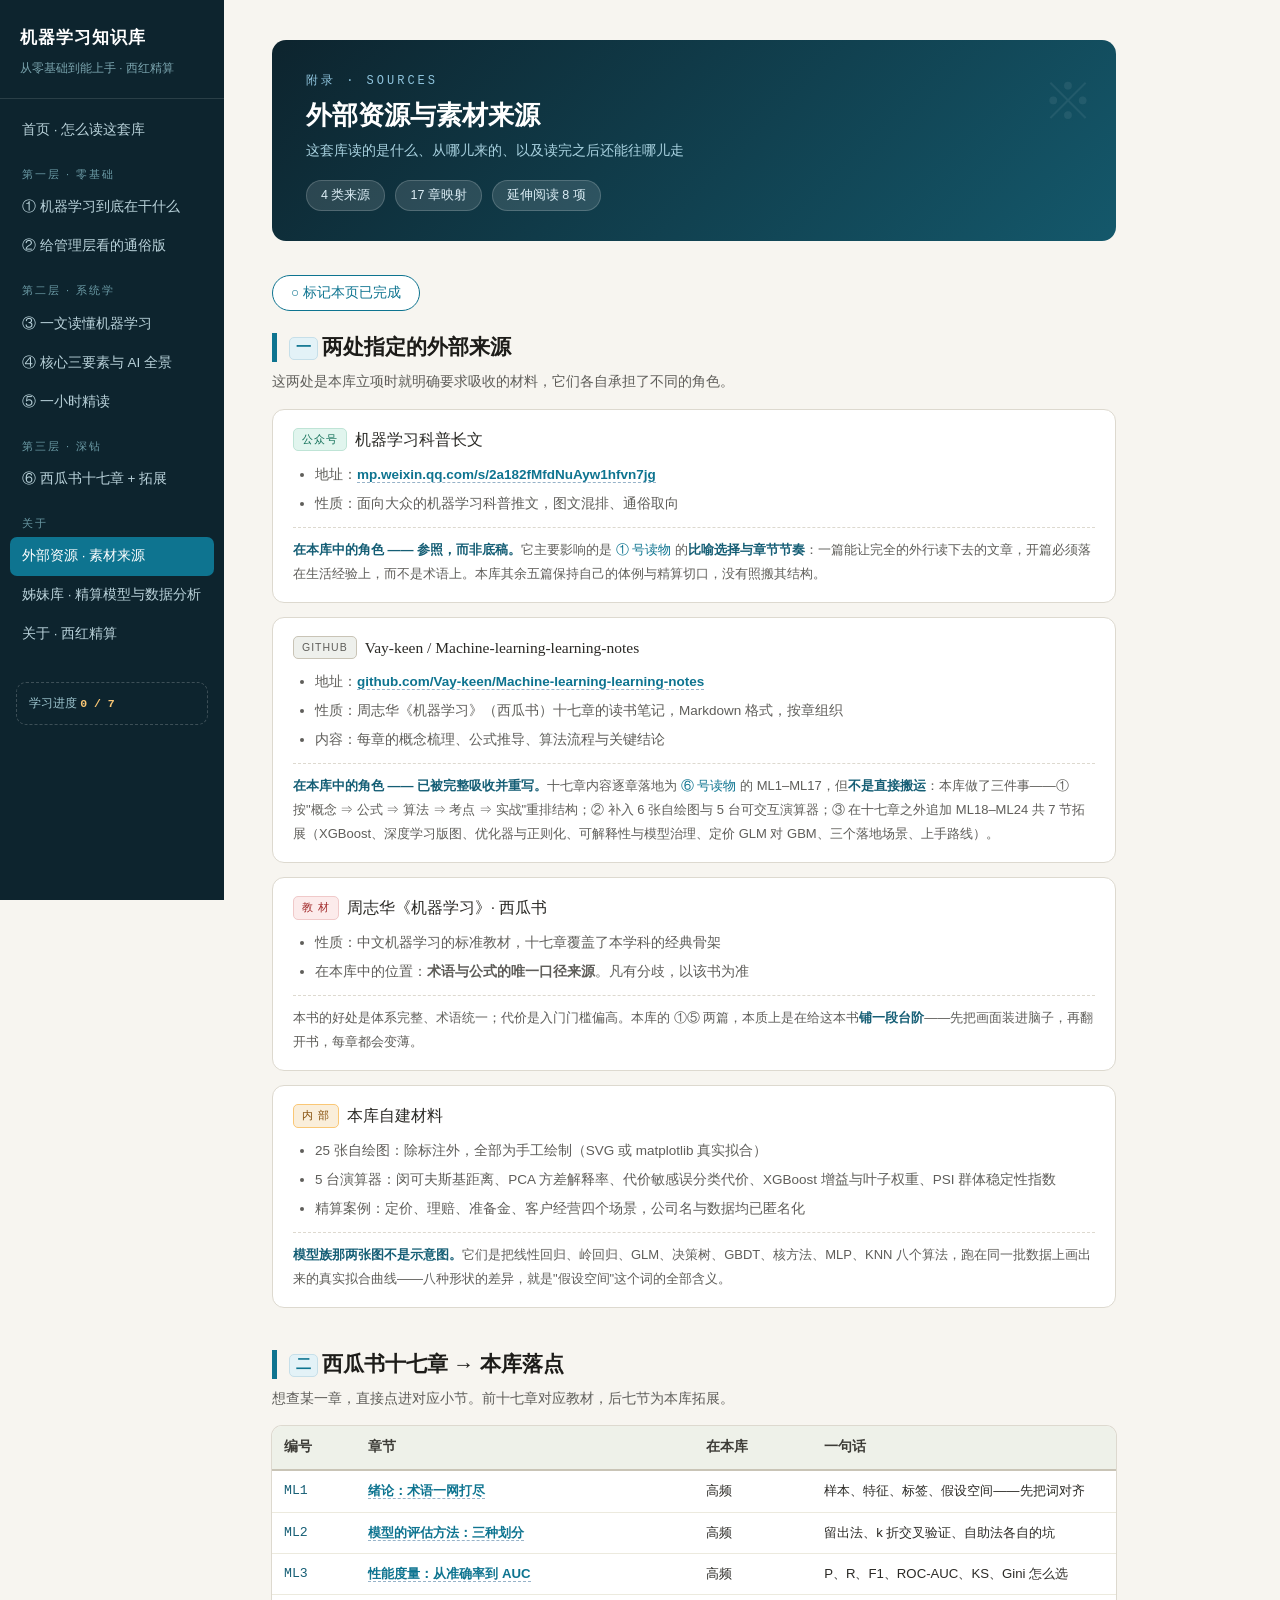
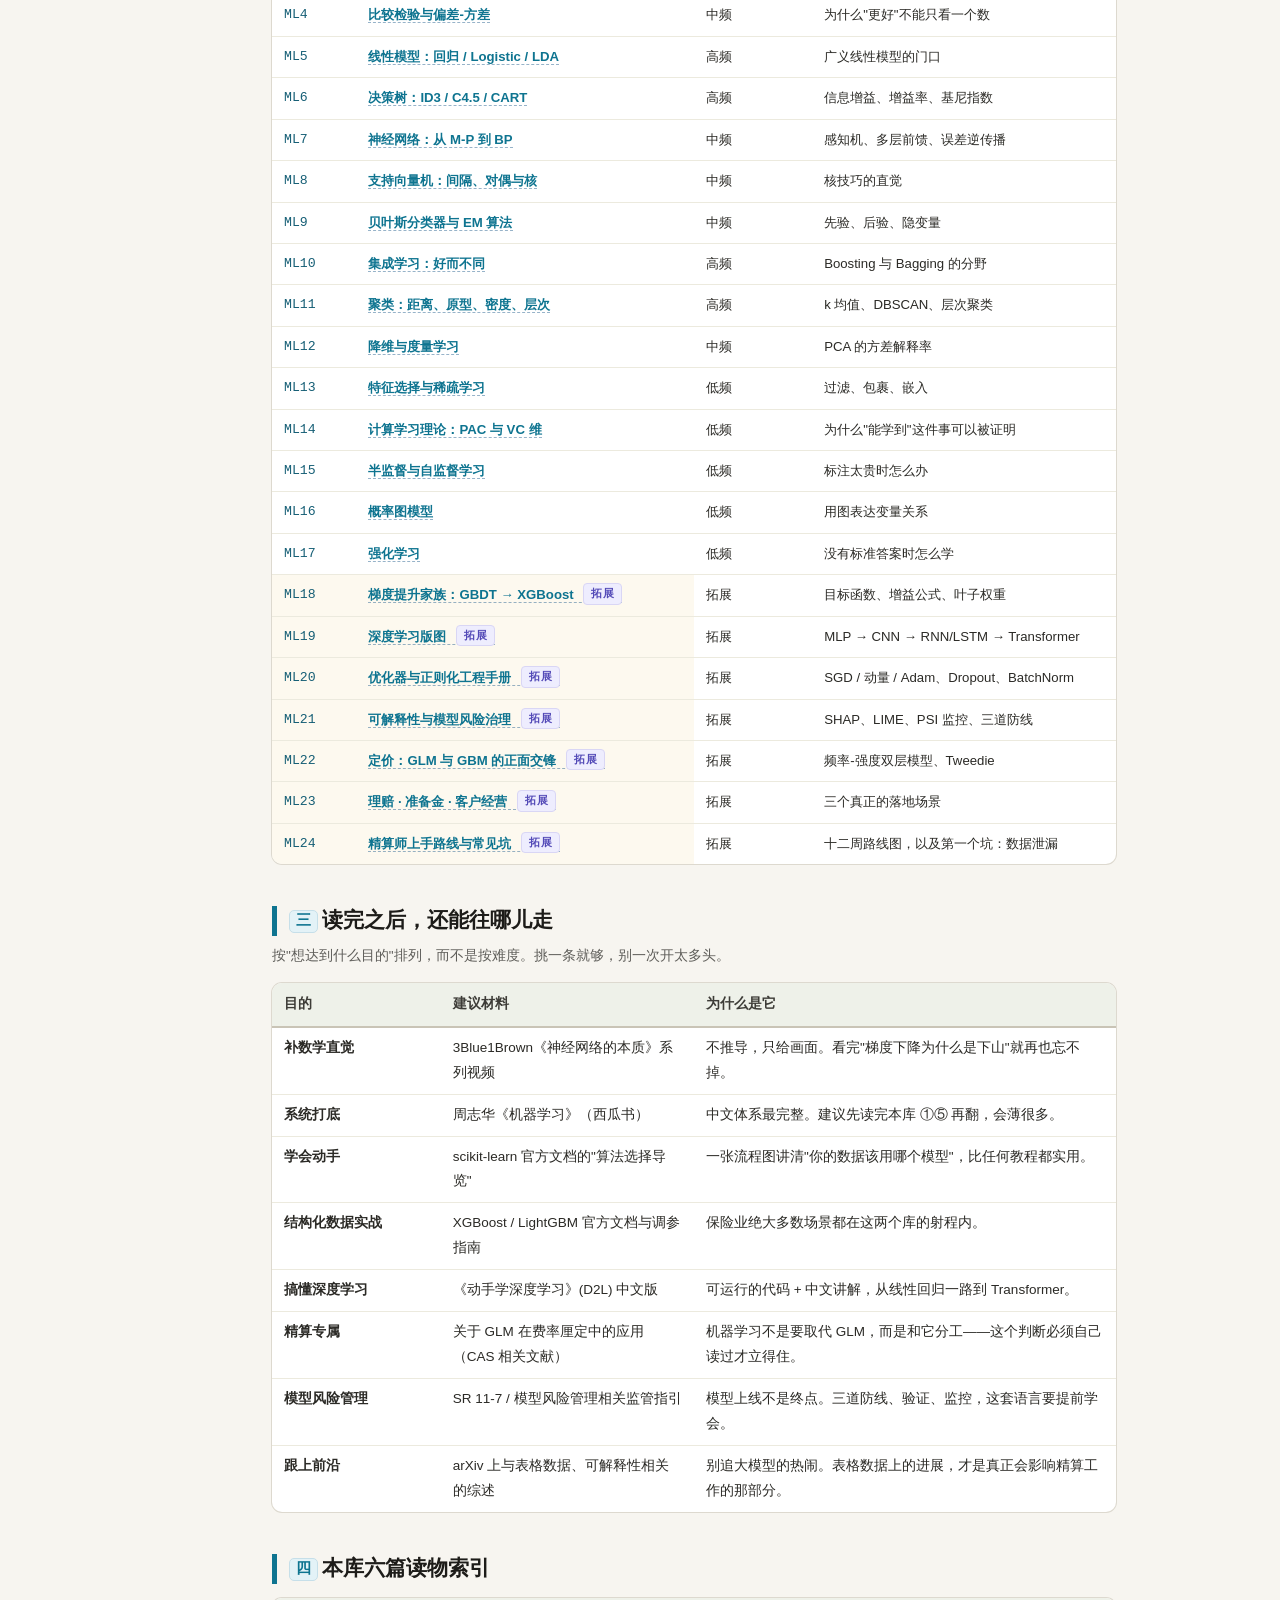
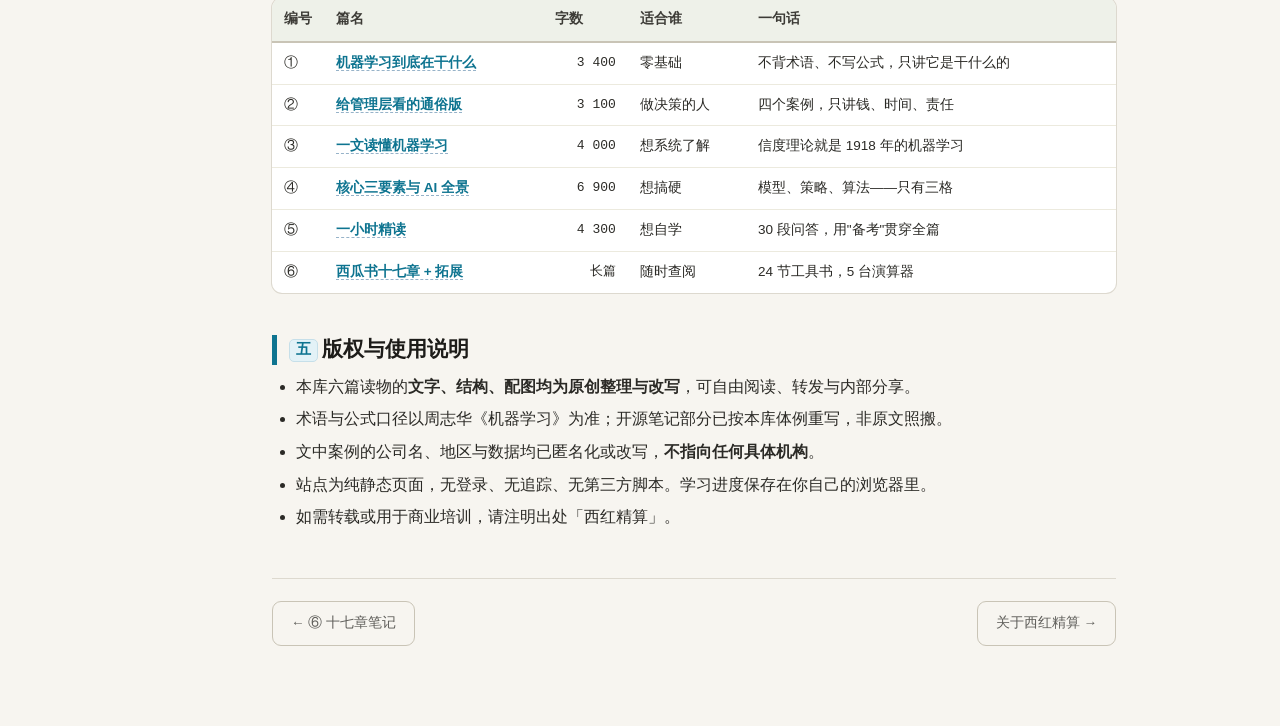
<file: resources.html>
<!DOCTYPE html>
<html lang="zh-CN">
<head>
<meta charset="UTF-8">
<meta name="viewport" content="width=device-width,initial-scale=1">
<title>外部资源 · 素材来源｜机器学习知识库 · 西红精算</title>
<link rel="stylesheet" href="css/style.css">
</head>
<body>
<aside class="side">
  <div class="brand"><b>机器学习知识库</b><span>从零基础到能上手 · 西红精算</span></div>
  <nav>
    <a href="index.html">首页 · 怎么读这套库</a>
    <div class="grp">第一层 · 零基础</div>
    <a href="overview.html">① 机器学习到底在干什么</a>
    <a href="mgmt.html">② 给管理层看的通俗版</a>
    <div class="grp">第二层 · 系统学</div>
    <a href="onepage.html">③ 一文读懂机器学习</a>
    <a href="core.html">④ 核心三要素与 AI 全景</a>
    <a href="oneday.html">⑤ 一小时精读</a>
    <div class="grp">第三层 · 深钻</div>
    <a href="notes.html">⑥ 西瓜书十七章 + 拓展</a>
    <div class="grp">关于</div>
    <a href="resources.html" class="on">外部资源 · 素材来源</a>
    <a href="amkb.html">姊妹库 · 精算模型与数据分析</a>
    <a href="xihong.html">关于 · 西红精算</a>
  </nav>
  <div class="prog-mini">学习进度 <b>0 / 7</b></div>
</aside>

<main class="main">
  <div class="ch-head">
    <div class="no">附录 · SOURCES</div>
    <h1>外部资源与素材来源</h1>
    <div class="sub">这套库读的是什么、从哪儿来的、以及读完之后还能往哪儿走</div>
    <div class="meta"><span>4 类来源</span><span>17 章映射</span><span>延伸阅读 8 项</span></div>
  </div>

  <button class="done-btn" data-id="resources">○ 标记本页已完成</button>

  <!-- ==================== 一、两处指定来源 ==================== -->
  <section>
    <h2><span class="sn">一</span>两处指定的外部来源</h2>
    <p class="lead">这两处是本库立项时就明确要求吸收的材料，它们各自承担了不同的角色。</p>

    <div class="res">
      <div class="rt"><span class="badge b-wx">公众号</span>机器学习科普长文</div>
      <ul>
        <li>地址：<a href="https://mp.weixin.qq.com/s/2a182fMfdNuAyw1hfvn7jg" target="_blank" rel="noopener">mp.weixin.qq.com/s/2a182fMfdNuAyw1hfvn7jg</a></li>
        <li>性质：面向大众的机器学习科普推文，图文混排、通俗取向</li>
      </ul>
      <div class="why">
        <b>在本库中的角色 —— 参照，而非底稿。</b>它主要影响的是 <a href="overview.html">① 号读物</a> 的<b>比喻选择与章节节奏</b>：一篇能让完全的外行读下去的文章，开篇必须落在生活经验上，而不是术语上。本库其余五篇保持自己的体例与精算切口，没有照搬其结构。
      </div>
    </div>

    <div class="res">
      <div class="rt"><span class="badge b-gh">GITHUB</span>Vay-keen / Machine-learning-learning-notes</div>
      <ul>
        <li>地址：<a href="https://github.com/Vay-keen/Machine-learning-learning-notes" target="_blank" rel="noopener">github.com/Vay-keen/Machine-learning-learning-notes</a></li>
        <li>性质：周志华《机器学习》（西瓜书）十七章的读书笔记，Markdown 格式，按章组织</li>
        <li>内容：每章的概念梳理、公式推导、算法流程与关键结论</li>
      </ul>
      <div class="why">
        <b>在本库中的角色 —— 已被完整吸收并重写。</b>十七章内容逐章落地为 <a href="notes.html">⑥ 号读物</a> 的 ML1–ML17，但<b>不是直接搬运</b>：本库做了三件事——① 按"概念 ⇒ 公式 ⇒ 算法 ⇒ 考点 ⇒ 实战"重排结构；② 补入 6 张自绘图与 5 台可交互演算器；③ 在十七章之外追加 ML18–ML24 共 7 节拓展（XGBoost、深度学习版图、优化器与正则化、可解释性与模型治理、定价 GLM 对 GBM、三个落地场景、上手路线）。
      </div>
    </div>

    <div class="res">
      <div class="rt"><span class="badge b-book">教 材</span>周志华《机器学习》· 西瓜书</div>
      <ul>
        <li>性质：中文机器学习的标准教材，十七章覆盖了本学科的经典骨架</li>
        <li>在本库中的位置：<b>术语与公式的唯一口径来源</b>。凡有分歧，以该书为准</li>
      </ul>
      <div class="why">
        本书的好处是体系完整、术语统一；代价是入门门槛偏高。本库的 ①⑤ 两篇，本质上是在给这本书<b>铺一段台阶</b>——先把画面装进脑子，再翻开书，每章都会变薄。
      </div>
    </div>

    <div class="res">
      <div class="rt"><span class="badge b-note">内 部</span>本库自建材料</div>
      <ul>
        <li>25 张自绘图：除标注外，全部为手工绘制（SVG 或 matplotlib 真实拟合）</li>
        <li>5 台演算器：闵可夫斯基距离、PCA 方差解释率、代价敏感误分类代价、XGBoost 增益与叶子权重、PSI 群体稳定性指数</li>
        <li>精算案例：定价、理赔、准备金、客户经营四个场景，公司名与数据均已匿名化</li>
      </ul>
      <div class="why">
        <b>模型族那两张图不是示意图。</b>它们是把线性回归、岭回归、GLM、决策树、GBDT、核方法、MLP、KNN 八个算法，跑在同一批数据上画出来的真实拟合曲线——八种形状的差异，就是"假设空间"这个词的全部含义。
      </div>
    </div>
  </section>

  <!-- ==================== 二、十七章映射 ==================== -->
  <section>
    <h2><span class="sn">二</span>西瓜书十七章 → 本库落点</h2>
    <p class="lead">想查某一章，直接点进对应小节。前十七章对应教材，后七节为本库拓展。</p>

    <table class="map-tbl">
      <tr><th style="width:10%">编号</th><th style="width:40%">章节</th><th style="width:14%">在本库</th><th>一句话</th></tr>
      <tr><td>ML1</td><td><a href="notes.html#ml1">绪论：术语一网打尽</a></td><td>高频</td><td>样本、特征、标签、假设空间——先把词对齐</td></tr>
      <tr><td>ML2</td><td><a href="notes.html#ml2">模型的评估方法：三种划分</a></td><td>高频</td><td>留出法、k 折交叉验证、自助法各自的坑</td></tr>
      <tr><td>ML3</td><td><a href="notes.html#ml3">性能度量：从准确率到 AUC</a></td><td>高频</td><td>P、R、F1、ROC-AUC、KS、Gini 怎么选</td></tr>
      <tr><td>ML4</td><td><a href="notes.html#ml4">比较检验与偏差-方差</a></td><td>中频</td><td>为什么"更好"不能只看一个数</td></tr>
      <tr><td>ML5</td><td><a href="notes.html#ml5">线性模型：回归 / Logistic / LDA</a></td><td>高频</td><td>广义线性模型的门口</td></tr>
      <tr><td>ML6</td><td><a href="notes.html#ml6">决策树：ID3 / C4.5 / CART</a></td><td>高频</td><td>信息增益、增益率、基尼指数</td></tr>
      <tr><td>ML7</td><td><a href="notes.html#ml7">神经网络：从 M-P 到 BP</a></td><td>中频</td><td>感知机、多层前馈、误差逆传播</td></tr>
      <tr><td>ML8</td><td><a href="notes.html#ml8">支持向量机：间隔、对偶与核</a></td><td>中频</td><td>核技巧的直觉</td></tr>
      <tr><td>ML9</td><td><a href="notes.html#ml9">贝叶斯分类器与 EM 算法</a></td><td>中频</td><td>先验、后验、隐变量</td></tr>
      <tr><td>ML10</td><td><a href="notes.html#ml10">集成学习：好而不同</a></td><td>高频</td><td>Boosting 与 Bagging 的分野</td></tr>
      <tr><td>ML11</td><td><a href="notes.html#ml11">聚类：距离、原型、密度、层次</a></td><td>高频</td><td>k 均值、DBSCAN、层次聚类</td></tr>
      <tr><td>ML12</td><td><a href="notes.html#ml12">降维与度量学习</a></td><td>中频</td><td>PCA 的方差解释率</td></tr>
      <tr><td>ML13</td><td><a href="notes.html#ml13">特征选择与稀疏学习</a></td><td>低频</td><td>过滤、包裹、嵌入</td></tr>
      <tr><td>ML14</td><td><a href="notes.html#ml14">计算学习理论：PAC 与 VC 维</a></td><td>低频</td><td>为什么"能学到"这件事可以被证明</td></tr>
      <tr><td>ML15</td><td><a href="notes.html#ml15">半监督与自监督学习</a></td><td>低频</td><td>标注太贵时怎么办</td></tr>
      <tr><td>ML16</td><td><a href="notes.html#ml16">概率图模型</a></td><td>低频</td><td>用图表达变量关系</td></tr>
      <tr><td>ML17</td><td><a href="notes.html#ml17">强化学习</a></td><td>低频</td><td>没有标准答案时怎么学</td></tr>
      <tr><td class="note-td">ML18</td><td class="note-td"><a href="notes.html#ml18">梯度提升家族：GBDT → XGBoost <span class="xtra">拓展</span></a></td><td>拓展</td><td>目标函数、增益公式、叶子权重</td></tr>
      <tr><td class="note-td">ML19</td><td class="note-td"><a href="notes.html#ml19">深度学习版图 <span class="xtra">拓展</span></a></td><td>拓展</td><td>MLP → CNN → RNN/LSTM → Transformer</td></tr>
      <tr><td class="note-td">ML20</td><td class="note-td"><a href="notes.html#ml20">优化器与正则化工程手册 <span class="xtra">拓展</span></a></td><td>拓展</td><td>SGD / 动量 / Adam、Dropout、BatchNorm</td></tr>
      <tr><td class="note-td">ML21</td><td class="note-td"><a href="notes.html#ml21">可解释性与模型风险治理 <span class="xtra">拓展</span></a></td><td>拓展</td><td>SHAP、LIME、PSI 监控、三道防线</td></tr>
      <tr><td class="note-td">ML22</td><td class="note-td"><a href="notes.html#ml22">定价：GLM 与 GBM 的正面交锋 <span class="xtra">拓展</span></a></td><td>拓展</td><td>频率-强度双层模型、Tweedie</td></tr>
      <tr><td class="note-td">ML23</td><td class="note-td"><a href="notes.html#ml23">理赔 · 准备金 · 客户经营 <span class="xtra">拓展</span></a></td><td>拓展</td><td>三个真正的落地场景</td></tr>
      <tr><td class="note-td">ML24</td><td class="note-td"><a href="notes.html#ml24">精算师上手路线与常见坑 <span class="xtra">拓展</span></a></td><td>拓展</td><td>十二周路线图，以及第一个坑：数据泄漏</td></tr>
    </table>
  </section>

  <!-- ==================== 三、延伸阅读 ==================== -->
  <section>
    <h2><span class="sn">三</span>读完之后，还能往哪儿走</h2>
    <p class="lead">按"想达到什么目的"排列，而不是按难度。挑一条就够，别一次开太多头。</p>

    <table>
      <tr><th style="width:20%">目的</th><th style="width:30%">建议材料</th><th>为什么是它</th></tr>
      <tr>
        <td><b>补数学直觉</b></td>
        <td>3Blue1Brown《神经网络的本质》系列视频</td>
        <td>不推导，只给画面。看完"梯度下降为什么是下山"就再也忘不掉。</td>
      </tr>
      <tr>
        <td><b>系统打底</b></td>
        <td>周志华《机器学习》（西瓜书）</td>
        <td>中文体系最完整。建议先读完本库 ①⑤ 再翻，会薄很多。</td>
      </tr>
      <tr>
        <td><b>学会动手</b></td>
        <td>scikit-learn 官方文档的"算法选择导览"</td>
        <td>一张流程图讲清"你的数据该用哪个模型"，比任何教程都实用。</td>
      </tr>
      <tr>
        <td><b>结构化数据实战</b></td>
        <td>XGBoost / LightGBM 官方文档与调参指南</td>
        <td>保险业绝大多数场景都在这两个库的射程内。</td>
      </tr>
      <tr>
        <td><b>搞懂深度学习</b></td>
        <td>《动手学深度学习》(D2L) 中文版</td>
        <td>可运行的代码 + 中文讲解，从线性回归一路到 Transformer。</td>
      </tr>
      <tr>
        <td><b>精算专属</b></td>
        <td>关于 GLM 在费率厘定中的应用（CAS 相关文献）</td>
        <td>机器学习不是要取代 GLM，而是和它分工——这个判断必须自己读过才立得住。</td>
      </tr>
      <tr>
        <td><b>模型风险管理</b></td>
        <td>SR 11-7 / 模型风险管理相关监管指引</td>
        <td>模型上线不是终点。三道防线、验证、监控，这套语言要提前学会。</td>
      </tr>
      <tr>
        <td><b>跟上前沿</b></td>
        <td>arXiv 上与表格数据、可解释性相关的综述</td>
        <td>别追大模型的热闹。表格数据上的进展，才是真正会影响精算工作的那部分。</td>
      </tr>
    </table>
  </section>

  <!-- ==================== 四、六篇读物索引 ==================== -->
  <section>
    <h2><span class="sn">四</span>本库六篇读物索引</h2>
    <table>
      <tr><th style="width:6%">编号</th><th style="width:26%">篇名</th><th style="width:10%">字数</th><th style="width:14%">适合谁</th><th>一句话</th></tr>
      <tr><td>①</td><td><a href="overview.html">机器学习到底在干什么</a></td><td class="num">3 400</td><td>零基础</td><td>不背术语、不写公式，只讲它是干什么的</td></tr>
      <tr><td>②</td><td><a href="mgmt.html">给管理层看的通俗版</a></td><td class="num">3 100</td><td>做决策的人</td><td>四个案例，只讲钱、时间、责任</td></tr>
      <tr><td>③</td><td><a href="onepage.html">一文读懂机器学习</a></td><td class="num">4 000</td><td>想系统了解</td><td>信度理论就是 1918 年的机器学习</td></tr>
      <tr><td>④</td><td><a href="core.html">核心三要素与 AI 全景</a></td><td class="num">6 900</td><td>想搞硬</td><td>模型、策略、算法——只有三格</td></tr>
      <tr><td>⑤</td><td><a href="oneday.html">一小时精读</a></td><td class="num">4 300</td><td>想自学</td><td>30 段问答，用"备考"贯穿全篇</td></tr>
      <tr><td>⑥</td><td><a href="notes.html">西瓜书十七章 + 拓展</a></td><td class="num">长篇</td><td>随时查阅</td><td>24 节工具书，5 台演算器</td></tr>
    </table>
  </section>

  <!-- ==================== 五、说明 ==================== -->
  <section>
    <h2><span class="sn">五</span>版权与使用说明</h2>
    <div class="note">
      <ul>
        <li>本库六篇读物的<b>文字、结构、配图均为原创整理与改写</b>，可自由阅读、转发与内部分享。</li>
        <li>术语与公式口径以周志华《机器学习》为准；开源笔记部分已按本库体例重写，非原文照搬。</li>
        <li>文中案例的公司名、地区与数据均已匿名化或改写，<b>不指向任何具体机构</b>。</li>
        <li>站点为纯静态页面，无登录、无追踪、无第三方脚本。学习进度保存在你自己的浏览器里。</li>
        <li>如需转载或用于商业培训，请注明出处「西红精算」。</li>
      </ul>
    </div>
  </section>

  <div class="pager">
    <a href="notes.html">← ⑥ 十七章笔记</a>
    <a href="xihong.html">关于西红精算 →</a>
  </div>
</main>

<script src="js/kb.js"></script>
</body>
</html>
</file>
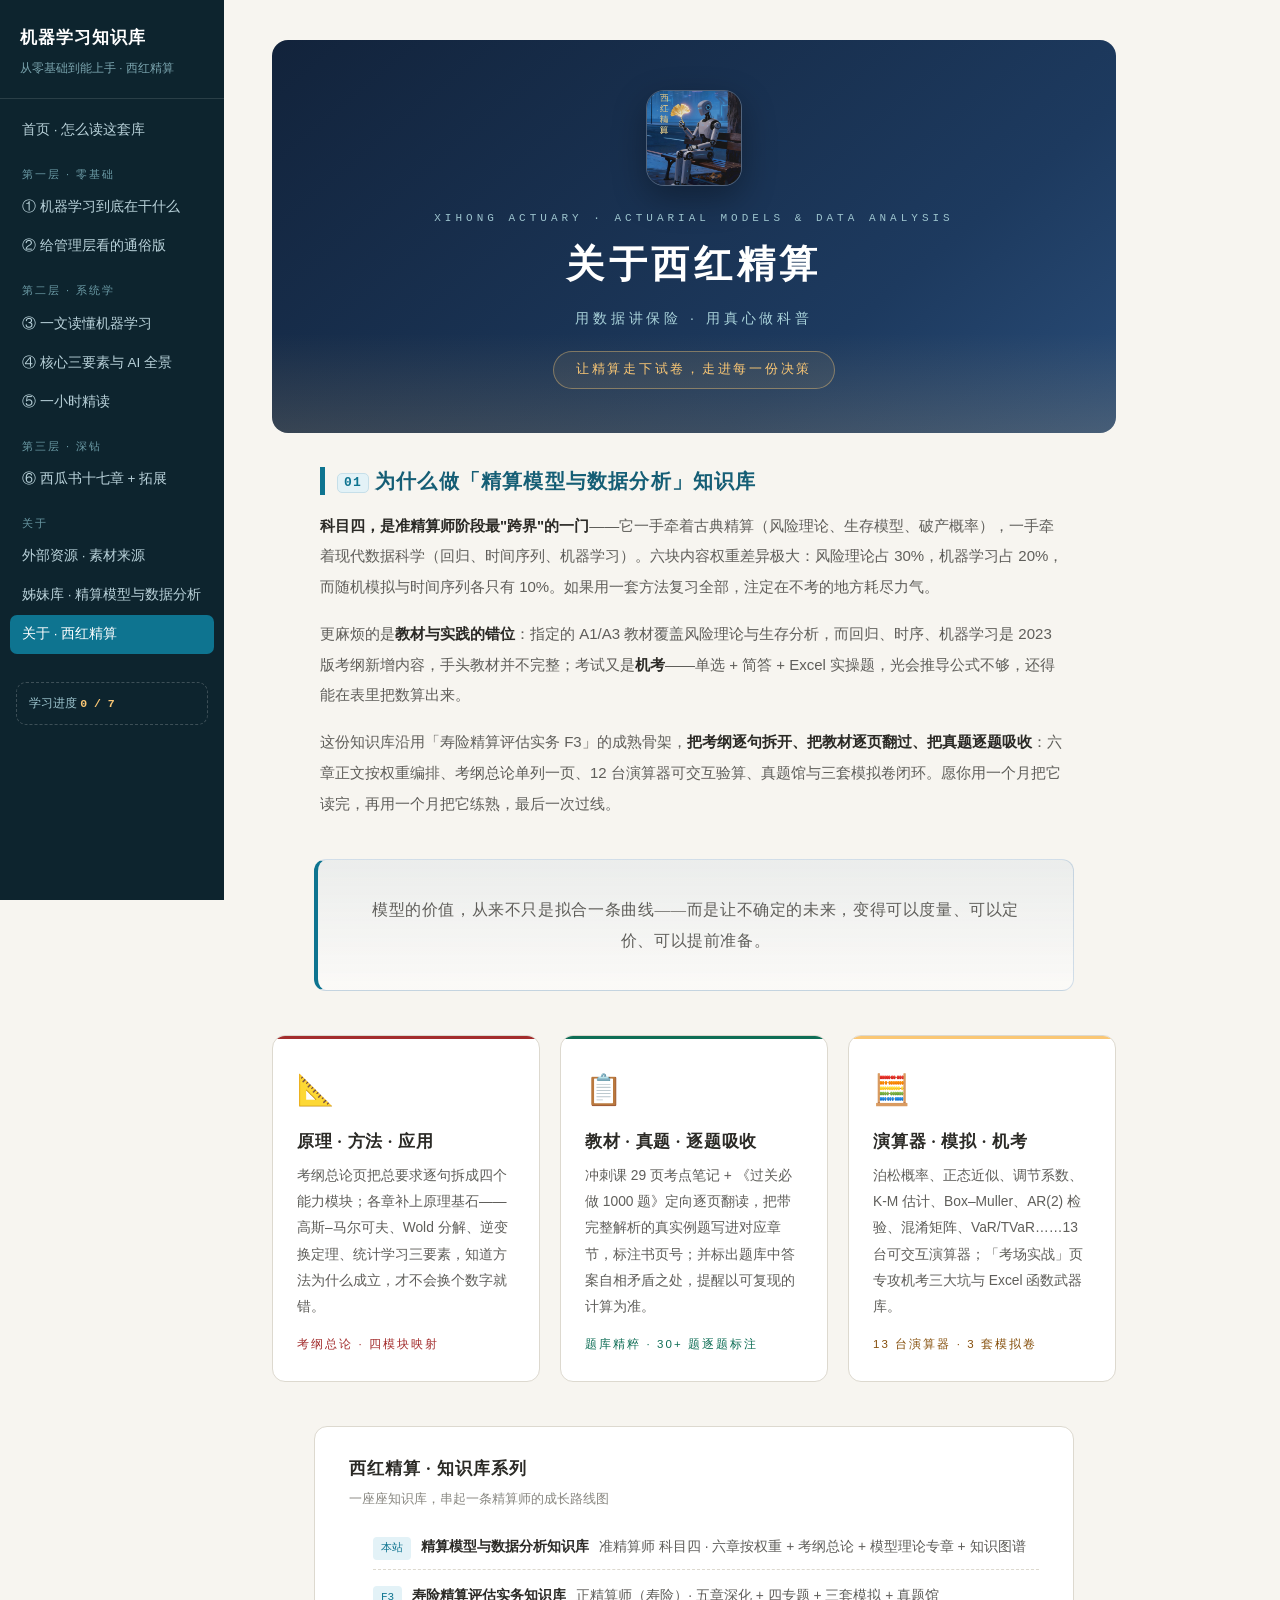
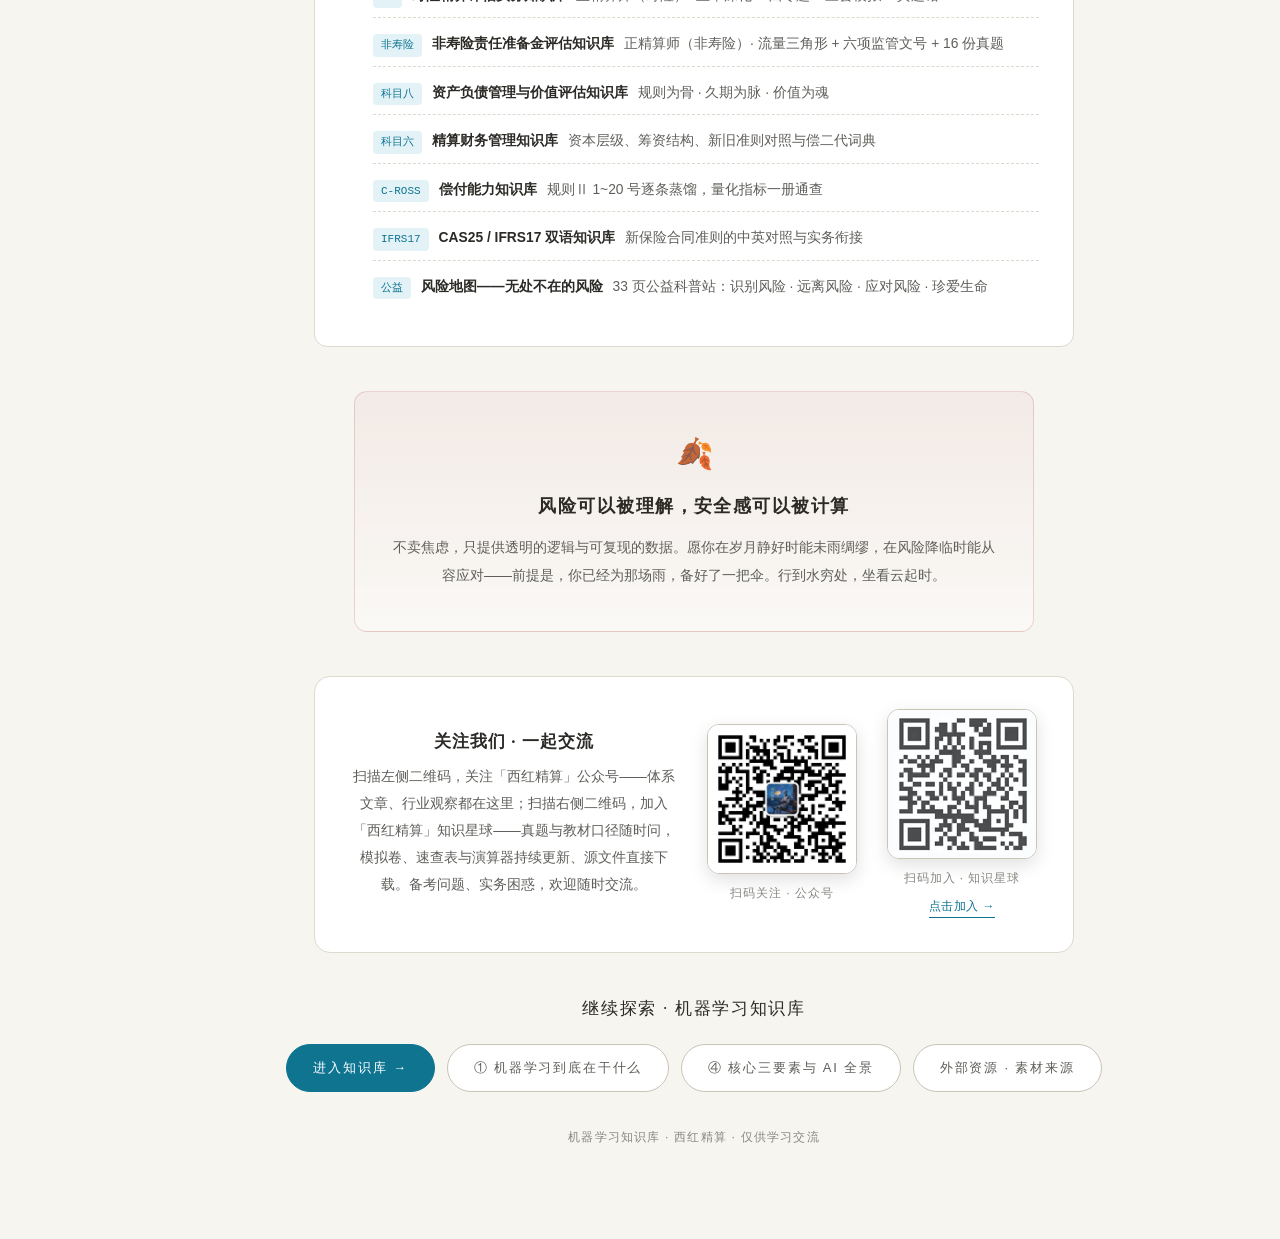
<file: xihong.html>
<!DOCTYPE html>
<html lang="zh-CN">
<head>
<meta charset="UTF-8">
<meta name="viewport" content="width=device-width,initial-scale=1">
<title>关于西红精算｜机器学习知识库</title>
<link rel="stylesheet" href="css/style.css">
<style>
  /* ---------- 西红精算品牌页专属样式 ---------- */
  .ab-hero{background:linear-gradient(140deg,#12233b 0%,#1d3a5f 70%,#2a4d78 100%);border-radius:16px;color:#fff;padding:50px 44px 44px;margin-bottom:34px;text-align:center;position:relative;overflow:hidden}
  .ab-hero::after{content:"";position:absolute;left:0;right:0;bottom:0;height:100px;background:linear-gradient(180deg,transparent,rgba(250,199,117,.14));pointer-events:none}
  .ab-seal{width:96px;height:96px;margin:0 auto 22px;border-radius:18px;box-shadow:0 12px 34px rgba(0,0,0,.32);border:1px solid rgba(255,255,255,.25);overflow:hidden}
  .ab-seal img{width:100%;height:100%;object-fit:cover;display:block}
  .ab-kicker{font-family:var(--mono);font-size:11px;color:#9dc4ce;letter-spacing:4px;margin-bottom:10px}
  .ab-hero h1{color:#fff;font-size:clamp(28px,4.5vw,38px);letter-spacing:.12em;margin:0}
  .ab-sub{margin-top:14px;font-size:14px;color:#a9d2da;letter-spacing:.28em}
  .ab-creed{margin-top:20px;display:inline-block;font-family:var(--serif);font-size:12.5px;letter-spacing:.22em;color:#FAC775;border:1px solid rgba(250,199,117,.4);border-radius:30px;padding:6px 22px;background:rgba(250,199,117,.08)}

  .ab-intro{max-width:760px;margin:0 auto 40px;padding:0 6px}
  .ab-intro h2{font-size:20px;color:var(--blue-2);margin-bottom:16px;letter-spacing:.06em}
  .ab-intro h2 .sn{font-family:var(--mono);color:var(--blue);font-size:13px;margin-right:6px}
  .ab-intro p{font-size:15px;color:var(--ink-2);line-height:2.05;margin-bottom:16px}
  .ab-intro p b{color:var(--ink)}

  .ab-quote{max-width:760px;margin:0 auto 44px;padding:26px 38px;background:linear-gradient(180deg,rgba(24,95,165,.05),rgba(255,255,255,.5));border:1px solid rgba(24,95,165,.18);border-left:4px solid var(--blue);border-radius:12px;text-align:center}
  .ab-quote p{font-family:var(--serif);font-size:15.5px;color:var(--ink-2);line-height:2;letter-spacing:.04em}

  .ab-cards{display:grid;grid-template-columns:repeat(3,1fr);gap:20px;margin:0 auto 44px}
  @media(max-width:820px){.ab-cards{grid-template-columns:1fr 1fr}}
  @media(max-width:560px){.ab-cards{grid-template-columns:1fr}}
  .ab-card{background:var(--card);border:1px solid var(--line);border-radius:13px;padding:26px 24px;position:relative;overflow:hidden;transition:transform .15s,box-shadow .15s}
  .ab-card:hover{transform:translateY(-3px);box-shadow:0 8px 22px rgba(20,30,50,.1)}
  .ab-card::before{content:"";position:absolute;top:0;left:0;height:3px;width:100%}
  .ab-card.cinnabar::before{background:var(--cinnabar)}
  .ab-card.teal::before{background:var(--teal)}
  .ab-card.amber::before{background:var(--amber-s)}
  .ab-card .ab-ico{font-size:30px;margin-bottom:12px}
  .ab-card h3{font-size:16.5px;color:var(--ink);margin:0 0 10px;letter-spacing:.05em}
  .ab-card h3::before{content:none}
  .ab-card p{font-size:13.8px;color:var(--ink-2);line-height:1.9;margin-bottom:14px}
  .ab-card .ab-stat{font-size:11.5px;letter-spacing:.18em}
  .ab-card.cinnabar .ab-stat{color:var(--cinnabar)}
  .ab-card.teal .ab-stat{color:var(--teal)}
  .ab-card.amber .ab-stat{color:var(--amber)}

  .ab-works{max-width:760px;margin:0 auto 44px;padding:30px 34px;background:var(--card);border:1px solid var(--line);border-radius:13px}
  .ab-works h3{font-size:17px;color:var(--ink);margin:0 0 6px;letter-spacing:.06em}
  .ab-works h3::before{content:none}
  .ab-works .ab-works-sub{font-size:13px;color:var(--ink-3);margin-bottom:14px}
  .ab-works ul{list-style:none}
  .ab-works li{display:flex;align-items:baseline;gap:10px;padding:9px 0;border-bottom:1px dashed var(--line);font-size:13.8px;color:var(--ink-2)}
  .ab-works li:last-child{border-bottom:none}
  .ab-works li b{color:var(--ink);white-space:nowrap}
  .ab-works li .wk{font-family:var(--mono);font-size:11px;color:var(--blue);background:var(--blue-l);border-radius:4px;padding:1px 8px;white-space:nowrap}

  .ab-belief{max-width:680px;margin:0 auto 44px;padding:34px 36px;background:linear-gradient(180deg,rgba(163,45,45,.05),rgba(255,255,255,.4));border:1px solid rgba(163,45,45,.18);border-radius:13px;text-align:center}
  .ab-belief .ab-belief-ico{font-size:30px;margin-bottom:12px}
  .ab-belief h3{font-size:18px;color:var(--ink);margin:0 0 14px;letter-spacing:.08em}
  .ab-belief h3::before{content:none}
  .ab-belief p{font-size:14px;color:var(--ink-2);line-height:2}

  .ab-guide{text-align:center;margin:0 auto 10px}
  .ab-guide .ab-guide-title{font-family:var(--serif);font-size:17px;color:var(--ink);letter-spacing:.1em;margin-bottom:20px}
  .ab-guide .ab-btns{display:flex;gap:12px;justify-content:center;flex-wrap:wrap}
  .ab-guide a{display:inline-block;font-size:13px;letter-spacing:.14em;padding:11px 26px;border-radius:40px;transition:all .25s}
  .ab-guide .primary{color:#fff;background:var(--blue);border:1px solid var(--blue)}
  .ab-guide .primary:hover{background:var(--blue-2);text-decoration:none}
  .ab-guide .secondary{color:var(--ink-2);border:1px solid var(--line-2);background:var(--card)}
  .ab-guide .secondary:hover{color:var(--blue);border-color:var(--blue);text-decoration:none}

  .ab-connect{max-width:760px;margin:0 auto 40px;padding:32px 36px;background:var(--card);border:1px solid var(--line);border-radius:16px;display:flex;align-items:center;gap:30px;flex-wrap:wrap;justify-content:center;text-align:center}
  .ab-connect .ab-connect-words{flex:1;min-width:220px;max-width:420px}
  .ab-connect h3{font-size:17px;color:var(--ink);margin:0 0 10px;letter-spacing:.06em}
  .ab-connect h3::before{content:none}
  .ab-connect p{font-size:13.8px;color:var(--ink-2);line-height:1.95;margin:0}
  .ab-connect .ab-qr{flex:0 0 auto}
  .ab-connect .ab-qr a.ab-qr-link{display:inline-block;margin-top:6px;font-size:12px;color:var(--blue);letter-spacing:.04em;text-decoration:none;border-bottom:1px solid var(--blue)}
  .ab-connect .ab-qr a.ab-qr-link:hover{color:var(--blue-2);border-bottom-color:var(--blue-2)}
  .ab-connect .ab-qr img{width:150px;height:150px;border-radius:12px;display:block;box-shadow:0 6px 18px rgba(0,0,0,.12);border:1px solid var(--line-2)}
  .ab-connect .ab-qr span{display:block;margin-top:8px;font-size:12px;color:var(--ink-3);letter-spacing:.08em}
  @media(max-width:640px){.ab-connect{padding:26px 22px;gap:22px}.ab-connect .ab-qr img{width:130px;height:130px}}

  .colophon{text-align:center;font-size:12px;color:var(--ink-3);letter-spacing:.1em;margin:34px 0 10px}
</style>
</head>
<body data-id="xihong">
<aside class="side">
  <div class="brand"><b>机器学习知识库</b><span>从零基础到能上手 · 西红精算</span></div>
  <nav>
    <a href="index.html">首页 · 怎么读这套库</a>
    <div class="grp">第一层 · 零基础</div>
    <a href="overview.html">① 机器学习到底在干什么</a>
    <a href="mgmt.html">② 给管理层看的通俗版</a>
    <div class="grp">第二层 · 系统学</div>
    <a href="onepage.html">③ 一文读懂机器学习</a>
    <a href="core.html">④ 核心三要素与 AI 全景</a>
    <a href="oneday.html">⑤ 一小时精读</a>
    <div class="grp">第三层 · 深钻</div>
    <a href="notes.html">⑥ 西瓜书十七章 + 拓展</a>
    <div class="grp">关于</div>
    <a href="resources.html">外部资源 · 素材来源</a>
    <a href="amkb.html">姊妹库 · 精算模型与数据分析</a>
    <a href="xihong.html" class="on">关于 · 西红精算</a>
  </nav>
  <div class="prog-mini">学习进度 <b>0 / 7</b></div>
</aside>

<main class="main">

<div class="ab-hero">
  <div class="ab-seal"><img src="assets/xihong.png" alt="西红精算"></div>
  <div class="ab-kicker">XIHONG ACTUARY · ACTUARIAL MODELS &amp; DATA ANALYSIS</div>
  <h1>关于西红精算</h1>
  <div class="ab-sub">用数据讲保险 · 用真心做科普</div>
  <div class="ab-creed">让精算走下试卷，走进每一份决策</div>
</div>

<section class="ab-intro">
  <h2><span class="sn">01</span>为什么做「精算模型与数据分析」知识库</h2>
  <p><b>科目四，是准精算师阶段最"跨界"的一门</b>——它一手牵着古典精算（风险理论、生存模型、破产概率），一手牵着现代数据科学（回归、时间序列、机器学习）。六块内容权重差异极大：风险理论占 30%，机器学习占 20%，而随机模拟与时间序列各只有 10%。如果用一套方法复习全部，注定在不考的地方耗尽力气。</p>
  <p>更麻烦的是<b>教材与实践的错位</b>：指定的 A1/A3 教材覆盖风险理论与生存分析，而回归、时序、机器学习是 2023 版考纲新增内容，手头教材并不完整；考试又是<b>机考</b>——单选 + 简答 + Excel 实操题，光会推导公式不够，还得能在表里把数算出来。</p>
  <p>这份知识库沿用「寿险精算评估实务 F3」的成熟骨架，<b>把考纲逐句拆开、把教材逐页翻过、把真题逐题吸收</b>：六章正文按权重编排、考纲总论单列一页、12 台演算器可交互验算、真题馆与三套模拟卷闭环。愿你用一个月把它读完，再用一个月把它练熟，最后一次过线。</p>
</section>

<div class="ab-quote">
  <p>模型的价值，从来不只是拟合一条曲线——而是让不确定的未来，变得可以度量、可以定价、可以提前准备。</p>
</div>

<section class="ab-cards">
  <div class="ab-card cinnabar">
    <div class="ab-ico">📐</div>
    <h3>原理 · 方法 · 应用</h3>
    <p>考纲总论页把总要求逐句拆成四个能力模块；各章补上原理基石——高斯–马尔可夫、Wold 分解、逆变换定理、统计学习三要素，知道方法为什么成立，才不会换个数字就错。</p>
    <div class="ab-stat">考纲总论 · 四模块映射</div>
  </div>
  <div class="ab-card teal">
    <div class="ab-ico">📋</div>
    <h3>教材 · 真题 · 逐题吸收</h3>
    <p>冲刺课 29 页考点笔记 + 《过关必做 1000 题》定向逐页翻读，把带完整解析的真实例题写进对应章节，标注书页号；并标出题库中答案自相矛盾之处，提醒以可复现的计算为准。</p>
    <div class="ab-stat">题库精粹 · 30+ 题逐题标注</div>
  </div>
  <div class="ab-card amber">
    <div class="ab-ico">🧮</div>
    <h3>演算器 · 模拟 · 机考</h3>
    <p>泊松概率、正态近似、调节系数、K-M 估计、Box–Muller、AR(2) 检验、混淆矩阵、VaR/TVaR……13 台可交互演算器；「考场实战」页专攻机考三大坑与 Excel 函数武器库。</p>
    <div class="ab-stat">13 台演算器 · 3 套模拟卷</div>
  </div>
</section>

<div class="ab-works">
  <h3>西红精算 · 知识库系列</h3>
  <div class="ab-works-sub">一座座知识库，串起一条精算师的成长路线图</div>
  <ul>
    <li><span class="wk">本站</span><b>精算模型与数据分析知识库</b><span>准精算师 科目四 · 六章按权重 + 考纲总论 + 模型理论专章 + 知识图谱</span></li>
    <li><span class="wk">F3</span><b>寿险精算评估实务知识库</b><span>正精算师（寿险）· 五章深化 + 四专题 + 三套模拟 + 真题馆</span></li>
    <li><span class="wk">非寿险</span><b>非寿险责任准备金评估知识库</b><span>正精算师（非寿险）· 流量三角形 + 六项监管文号 + 16 份真题</span></li>
    <li><span class="wk">科目八</span><b>资产负债管理与价值评估知识库</b><span>规则为骨 · 久期为脉 · 价值为魂</span></li>
    <li><span class="wk">科目六</span><b>精算财务管理知识库</b><span>资本层级、筹资结构、新旧准则对照与偿二代词典</span></li>
    <li><span class="wk">C-ROSS</span><b>偿付能力知识库</b><span>规则Ⅱ 1~20 号逐条蒸馏，量化指标一册通查</span></li>
    <li><span class="wk">IFRS17</span><b>CAS25 / IFRS17 双语知识库</b><span>新保险合同准则的中英对照与实务衔接</span></li>
    <li><span class="wk">公益</span><b>风险地图——无处不在的风险</b><span>33 页公益科普站：识别风险 · 远离风险 · 应对风险 · 珍爱生命</span></li>
  </ul>
</div>

<div class="ab-belief">
  <div class="ab-belief-ico">🍂</div>
  <h3>风险可以被理解，安全感可以被计算</h3>
  <p>不卖焦虑，只提供透明的逻辑与可复现的数据。愿你在岁月静好时能未雨绸缪，在风险降临时能从容应对——前提是，你已经为那场雨，备好了一把伞。行到水穷处，坐看云起时。</p>
</div>

<div class="ab-connect">
  <div class="ab-connect-words">
    <h3>关注我们 · 一起交流</h3>
    <p>扫描左侧二维码，关注「西红精算」公众号——体系文章、行业观察都在这里；扫描右侧二维码，加入「西红精算」知识星球——真题与教材口径随时问，模拟卷、速查表与演算器持续更新、源文件直接下载。备考问题、实务困惑，欢迎随时交流。</p>
  </div>
  <div class="ab-qr">
    <img src="assets/qrcode.jpg" alt="西红精算公众号二维码">
    <span>扫码关注 · 公众号</span>
  </div>
  <div class="ab-qr">
    <img src="assets/qrcode-zsxq-new.png" alt="西红精算知识星球二维码">
    <span>扫码加入 · 知识星球</span>
    <a class="ab-qr-link" href="https://wx.zsxq.com/" target="_blank" rel="noopener">点击加入 →</a>
  </div>
</div>

<div class="ab-guide">
  <div class="ab-guide-title">继续探索 · 机器学习知识库</div>
  <div class="ab-btns">
    <a href="index.html" class="primary">进入知识库 →</a>
    <a href="overview.html" class="secondary">① 机器学习到底在干什么</a>
    <a href="core.html" class="secondary">④ 核心三要素与 AI 全景</a>
    <a href="resources.html" class="secondary">外部资源 · 素材来源</a>
  </div>
</div>

<footer class="colophon">机器学习知识库 · 西红精算 · 仅供学习交流</footer>
</main>
<script src="js/kb.js"></script>
</body>
</html>
</file>
<file: css/style.css>
/* ============================================================
   中国精算师考试知识库 · 设计系统（财经蓝 + 宣纸底）
   用法：复制 assets/scaffold 整个目录，改色板变量即可适配新科目。
   ============================================================ */
:root{
  /* 墨色 / 宣纸 */
  --ink:#2b2a26;--ink-2:#5f5e5a;--ink-3:#888780;
  --paper:#f7f5f0;--card:#ffffff;
  /* 主色：数据青（精算模型与数据分析） */
  --blue:#0E7490;--blue-2:#155E75;--blue-l:#E3F2F7;
  /* 强调：琥珀（权重条 / 记忆口诀） */
  --amber:#854F0B;--amber-l:#FAEEDA;--amber-s:#FAC775;
  /* 朱砂（真题 / 警告 / 风险） */
  --red:#A32D2D;--red-l:#FCEBEB;--cinnabar:#A32D2D;
  /* 青绿（实务 / 正向 / 达标） */
  --teal:#0F6E56;--teal-l:#E1F5EE;
  /* 紫（提示 / 进阶） */
  --purple:#534AB7;--purple-l:#EEEDFE;
  --line:#ddd9cf;--line-2:#c9c4b6;
  /* 深青导航底 */
  --night:#0d242e;--night-2:#14586b;
  --serif:"Noto Serif SC","Source Han Serif SC","Songti SC",STSong,"SimSun",serif;
  --sans:"PingFang SC","Microsoft YaHei","Hiragino Sans GB",-apple-system,"Segoe UI",sans-serif;
  --mono:"JetBrains Mono",Consolas,"Courier New",monospace;
}
*{margin:0;padding:0;box-sizing:border-box}
html{scroll-behavior:smooth}
body{font-family:var(--sans);color:var(--ink);background:var(--paper);font-size:15.5px;line-height:1.85}
a{color:var(--blue);text-decoration:none}
a:hover{text-decoration:underline}
td a,.body a,li a{font-weight:600;border-bottom:1px dashed rgba(26,88,136,.45)}
td a:hover,.body a:hover,li a:hover{color:var(--cinnabar);border-bottom-color:var(--cinnabar)}
h1,h2,h3,h4{font-family:var(--serif);font-weight:600;line-height:1.4;color:#1d1c19}
.en{font-family:var(--sans);color:var(--ink-3);font-size:.82em;font-style:italic}
.hl{font-weight:600;color:var(--blue-2)}

/* ---------- 布局：固定侧栏 + 主区 ---------- */
.side{position:fixed;top:0;left:0;bottom:0;width:224px;background:var(--night);color:#c8dde2;overflow-y:auto;padding:22px 0 40px;z-index:10}
.side .brand{padding:0 20px 16px;border-bottom:1px solid rgba(255,255,255,.12)}
.side .brand b{display:block;font-family:var(--serif);font-size:17px;color:#fff;letter-spacing:1px}
.side .brand span{font-size:11.5px;color:#7ba5af}
.side nav{padding:12px 10px}
.side nav a{display:flex;align-items:baseline;gap:6px;padding:7px 12px;border-radius:7px;color:#b9d2da;font-size:13.5px}
.side nav a:hover{background:rgba(255,255,255,.07);text-decoration:none;color:#fff}
.side nav a.on{background:var(--blue);color:#fff}
.side nav a .w{margin-left:auto;font-size:10.5px;color:#7ba5af}
.side nav a.on .w{color:#cfeef7}
.side nav .grp{margin:14px 12px 4px;font-size:11px;color:#6b9aa5;letter-spacing:2px}
.side .prog-mini{margin:16px 16px 0;padding:10px 12px;border:1px dashed rgba(255,255,255,.2);border-radius:10px;font-size:11.5px;color:#9dc4ce}
.side .prog-mini b{color:var(--amber-s);font-family:var(--mono)}
.main{margin-left:224px;padding:40px 48px 80px;max-width:940px}
@media(max-width:900px){.side{display:none}.main{margin:0;padding:24px 18px 60px}}

/* ---------- 章头（含考纲权重条） ---------- */
.ch-head{background:linear-gradient(135deg,var(--night) 0%,var(--night-2) 100%);color:#fff;border-radius:14px;padding:30px 34px;margin-bottom:28px;position:relative;overflow:hidden}
.ch-head::after{content:"※";position:absolute;right:22px;top:14px;font-family:var(--serif);font-size:52px;color:rgba(255,255,255,.07)}
.ch-head .no{font-family:var(--mono);font-size:12px;color:#8fc4dd;letter-spacing:3px}
.ch-head h1{color:#fff;font-size:26px;margin:6px 0 4px}
.ch-head .sub{color:#a9d2e0;font-size:13.5px}
.ch-head .meta{display:flex;flex-wrap:wrap;gap:10px;margin-top:16px}
.ch-head .meta span{background:rgba(255,255,255,.12);border:1px solid rgba(255,255,255,.18);border-radius:20px;padding:3px 14px;font-size:12.5px;color:#dbedf5}
.wbar{margin-top:14px}
.wbar .lab{display:flex;justify-content:space-between;font-size:11.5px;color:#9dc4ce;margin-bottom:4px}
.wbar .bar{height:8px;background:rgba(255,255,255,.15);border-radius:5px;overflow:hidden}
.wbar .bar i{display:block;height:100%;background:linear-gradient(90deg,var(--amber-s),var(--amber));border-radius:5px}

/* ---------- 目录 ---------- */
.toc{background:var(--card);border:1px solid var(--line);border-radius:12px;padding:18px 24px;margin-bottom:34px}
.toc b{font-size:13px;color:var(--ink-2);letter-spacing:2px}
.toc ol{margin:8px 0 0 0;padding-left:22px;columns:2;column-gap:36px}
.toc li{font-size:13.5px;margin:3px 0;break-inside:avoid}
@media(max-width:700px){.toc ol{columns:1}}

/* ---------- 章节 ---------- */
section{margin-bottom:42px}
section>h2{font-size:21px;border-left:5px solid var(--blue);padding-left:12px;margin-bottom:6px}
section>h2 .sn{font-family:var(--mono);color:var(--blue);font-size:15px;margin-right:4px;vertical-align:2px}
section>.lead{color:var(--ink-2);font-size:13.5px;margin-bottom:14px}
h3{font-size:16.5px;margin:26px 0 10px;color:var(--blue-2)}
h3::before{content:"◆";color:var(--amber-s);font-size:11px;margin-right:7px;vertical-align:2px}
h4{font-size:15px;margin:16px 0 8px}
/* 节内小标题：带琥珀竖线的三级细分，解决长段落「一坨」的问题 */
h4.sub{font-family:var(--serif);font-size:14.5px;margin:22px 0 8px;padding:5px 12px;border-left:3px solid var(--amber-s);color:#4a3608;background:linear-gradient(90deg,#faf4e6 0%,rgba(250,244,230,0) 100%);border-radius:0 6px 6px 0}
h4.sub::before{content:"▸";color:var(--amber);margin-right:6px;font-size:11px}
p{margin:8px 0}
ul,ol{padding-left:24px;margin:8px 0}
li{margin:4px 0}

/* ---------- 节号徽标（ML1 / ML2 …） ---------- */
.sn{display:inline-block;font-family:var(--mono);color:var(--blue);background:var(--blue-l);border:1px solid #c6dfe9;border-radius:5px;padding:0 6px;font-size:12px;margin-right:6px;vertical-align:2px}

/* ---------- 星级（重要度） ---------- */
.star{display:inline-block;font-size:11px;border-radius:4px;padding:0 7px;margin-left:8px;vertical-align:2px;font-family:var(--sans);letter-spacing:1px;white-space:nowrap}
.s3{background:var(--red-l);color:var(--red);border:1px solid #f0c9c9}
.s2{background:var(--amber-l);color:var(--amber);border:1px solid var(--amber-s)}
.s1{background:#eef0ec;color:var(--ink-2);border:1px solid var(--line)}

/* ---------- 公式行 fx（单独使用时亦须有样式） ---------- */
.fx{background:var(--blue-l);border:1px solid #c6dfe9;border-left:4px solid var(--blue);border-radius:8px;padding:10px 16px;margin:11px 0;font-size:14.2px;line-height:1.92;color:#14313b;overflow-x:auto}
.fx b{color:var(--blue-2)}
.fx+.fx{margin-top:-2px}

/* ---------- 页面章节目录（带锚点跳转） ---------- */
.toc-nav{background:var(--card);border:1px solid var(--line);border-radius:12px;padding:18px 24px 20px;margin-bottom:30px}
.toc-nav .th{font-family:var(--serif);font-size:15px;color:var(--ink);margin-bottom:4px}
.toc-nav .th span{font-size:12px;color:var(--ink-3);margin-left:8px;font-family:var(--sans)}
.toc-nav .hint{font-size:12.5px;color:var(--ink-3);margin-bottom:14px}
.toc-nav .part{margin-top:14px;font-size:12px;color:var(--blue-2);letter-spacing:2px;border-bottom:1px dashed var(--line);padding-bottom:4px}
.toc-nav ul{list-style:none;padding:0;margin:8px 0 0;display:grid;grid-template-columns:1fr 1fr;gap:2px 22px}
.toc-nav li{margin:0}
.toc-nav a{display:block;padding:4px 10px;border-radius:6px;font-size:13.4px;color:var(--ink-2);border:1px solid transparent}
.toc-nav a:hover{background:var(--blue-l);color:var(--blue-2);text-decoration:none;border-color:#c6dfe9}
.toc-nav a .k{display:inline-block;font-family:var(--mono);font-size:11px;color:var(--blue);min-width:40px}
.toc-nav a .tag{float:right;font-size:10.5px;color:var(--purple);background:var(--purple-l);border-radius:4px;padding:0 6px;margin-left:6px}
@media(max-width:700px){.toc-nav ul{grid-template-columns:1fr}}

/* ---------- 拓展徽章（超出考纲的延伸内容） ---------- */
.xtra{display:inline-block;font-size:10.5px;background:var(--purple-l);color:var(--purple);border:1px solid #d9d6f5;border-radius:4px;padding:0 7px;margin-left:6px;vertical-align:2px;font-weight:600;letter-spacing:.5px}
.xcard{background:#fcfbff;border:1px solid #e0dcf7;border-left:4px solid var(--purple);border-radius:10px;padding:12px 18px;margin:14px 0;font-size:14px}
.xcard b{color:var(--purple)}
.xcard .xh{display:block;font-weight:600;color:var(--purple);font-family:var(--serif);font-size:14.5px;margin-bottom:4px}

/* ---------- 内容组件卡 ---------- */
.formula{background:var(--card);border:1px solid var(--line);border-left:4px solid var(--blue);border-radius:10px;padding:14px 18px;margin:14px 0}
.formula .fx{font-family:var(--mono);font-size:14.5px;color:var(--blue-2);background:var(--blue-l);border-radius:7px;padding:10px 16px;margin:6px 0;overflow-x:auto;line-height:2}
.formula .fx b{color:var(--red);font-weight:600}
.formula .note{font-size:12.8px;color:var(--ink-2)}
.mnem{background:var(--amber-l);border:1px dashed var(--amber);border-radius:10px;padding:12px 18px;margin:14px 0;font-size:14px}
.mnem b{color:var(--amber)}
.mnem .verse{font-family:var(--serif);font-size:15.5px;color:#4a3608;display:block;margin:4px 0;letter-spacing:.5px}
.exam{background:var(--card);border:1px solid var(--line);border-left:4px solid var(--red);border-radius:10px;padding:12px 18px;margin:14px 0;font-size:14px}
.exam b{color:var(--red)}
.exam .yr{display:inline-block;font-family:var(--mono);font-size:11px;background:var(--red-l);color:var(--red);border-radius:4px;padding:0 7px;margin-right:6px}
.exam .yr.hot{background:var(--red);color:#fff}
.prac{background:var(--teal-l);border:1px solid #bfe4d6;border-radius:10px;padding:12px 18px;margin:14px 0;font-size:14px}
.prac b{color:var(--teal)}
.warn{background:var(--red-l);border:1px solid #f0c9c9;border-radius:10px;padding:12px 18px;margin:14px 0;font-size:14px}
.warn b{color:var(--red)}
.tip{background:var(--purple-l);border:1px solid #d9d6f5;border-radius:10px;padding:12px 18px;margin:14px 0;font-size:14px}
.tip b{color:var(--purple)}

/* ---------- 来源徽章（教/规/题） ---------- */
.src{display:inline-block;font-size:10.5px;font-family:var(--sans);border-radius:5px;padding:1px 8px;margin-right:6px;vertical-align:1px;font-weight:600;letter-spacing:.5px}
.src-jiao{background:var(--blue-l);color:var(--blue-2);border:1px solid #bcd6ef}
.src-gui{background:var(--teal-l);color:var(--teal);border:1px solid #bfe4d6}
.src-ti{background:var(--red-l);color:var(--red);border:1px solid #f0c9c9}
.src-note{font-size:12px;color:var(--ink-2);background:#fdf9ef;border:1px dashed var(--line-2);border-radius:8px;padding:8px 14px;margin:10px 0}

/* ---------- 表格 ---------- */
table{width:100%;border-collapse:collapse;margin:14px 0;background:var(--card);font-size:13.5px;border-radius:10px;overflow:hidden;box-shadow:0 0 0 1px var(--line)}
th{background:#eef1e9;color:#3d3c37;font-weight:600;padding:9px 12px;text-align:left;border-bottom:2px solid var(--line-2);white-space:nowrap}
td{padding:8px 12px;border-bottom:1px solid #eceade;vertical-align:top}
tr:last-child td{border-bottom:none}
tr:hover td{background:#faf8f2}
td .en{white-space:nowrap}
.tbl-scroll{overflow-x:auto}
.tbl-scroll table{min-width:620px}
td.num,th.num{text-align:right;font-family:var(--mono);font-size:13px}
td.ctr,th.ctr{text-align:center}
.pos{color:#B03A2E;font-weight:600}
.neg{color:#1E7A4F;font-weight:600}
.note-td{background:#fdf9ef!important}

/* ---------- 折叠（双层答案 / 详细展开） ---------- */
details{background:var(--card);border:1px solid var(--line);border-radius:10px;margin:10px 0;overflow:hidden}
details summary{cursor:pointer;padding:11px 18px;font-weight:600;font-size:14px;background:#f2f0e9;list-style:none;display:flex;align-items:center;gap:8px;user-select:none}
details summary::-webkit-details-marker{display:none}
details summary::before{content:"▸";color:var(--blue);transition:transform .2s}
details[open] summary::before{transform:rotate(90deg)}
details .body{padding:14px 20px;border-top:1px solid var(--line)}

/* ---------- 双层答案 ---------- */
.ans-skel{background:var(--amber-l);border:1px solid var(--amber-s);border-radius:8px;padding:10px 16px;margin:8px 0;font-size:14px}
.ans-skel b{color:var(--amber)}
.ans-detail{border-left:3px solid var(--ink-3);padding-left:14px;margin:8px 0;font-size:13.5px;color:var(--ink-2)}

/* ---------- 图谱 / 插图容器 ---------- */
.fig{background:var(--card);border:1px solid var(--line);border-radius:12px;padding:14px;margin:18px 0;overflow-x:auto}
.fig svg{display:block;width:100%;max-width:760px;height:auto;margin:0 auto}
@media(max-width:700px){.fig svg{min-width:660px}}
.fig-cap{font-size:12px;color:var(--ink-3);text-align:center;margin:6px 0 0}

/* ---------- 演算器 ---------- */
.calc{background:var(--card);border:1px solid var(--line);border-top:4px solid var(--amber);border-radius:12px;padding:18px 22px;margin:16px 0}
.calc h4{margin:0 0 10px;color:var(--amber);font-family:var(--serif)}
.calc .row{display:flex;flex-wrap:wrap;gap:12px;align-items:center;margin:6px 0}
.calc label{font-size:13px;color:var(--ink-2);min-width:120px}
.calc input{width:120px;padding:6px 8px;border:1px solid var(--line-2);border-radius:6px;font-family:var(--mono);font-size:13.5px}
.calc .out{font-family:var(--mono);font-weight:600;color:var(--blue-2)}
.calc .calc-run{margin-top:8px;background:var(--blue);color:#fff;border:none;border-radius:8px;padding:7px 18px;cursor:pointer;font-size:13.5px}
.calc .calc-run:hover{background:var(--blue-2)}
.calc .verdict{margin-top:10px;font-size:13.5px;color:var(--ink-2)}

/* ---------- 完成按钮 / 翻页 ---------- */
.done-btn{display:inline-block;margin:6px 0 22px;padding:8px 18px;border:1px solid var(--blue);border-radius:20px;background:#fff;color:var(--blue);cursor:pointer;font-size:13.5px;font-family:var(--sans)}
.done-btn.did{background:var(--teal);color:#fff;border-color:var(--teal)}
.pager{display:flex;justify-content:space-between;margin-top:46px;padding-top:22px;border-top:1px solid var(--line)}
.pager a{padding:9px 18px;border:1px solid var(--line-2);border-radius:9px;font-size:13.5px;color:var(--ink-2)}
.pager a:hover{background:var(--blue-l);color:var(--blue-2);text-decoration:none}
.js-toggle-answers{margin:10px 0;background:var(--paper);border:1px solid var(--line-2);border-radius:8px;padding:7px 16px;cursor:pointer;font-size:13.5px;color:var(--ink-2)}
.back-top{position:fixed;right:24px;bottom:24px;width:42px;height:42px;border-radius:50%;background:var(--blue);color:#fff;border:none;font-size:20px;cursor:pointer;opacity:0;pointer-events:none;transition:opacity .25s;z-index:98;box-shadow:0 4px 14px rgba(0,0,0,.2)}
.back-top.show{opacity:1;pointer-events:auto}

/* ============================================================
   机器学习知识库 · 专区补充组件
   ============================================================ */

/* ---------- 文章容器（承载公众号版全文，内联样式优先） ---------- */
.art-wrap{max-width:780px;margin:0 auto;background:transparent}
.art-wrap table{border-radius:0;box-shadow:none}

/* ---------- 首页：读物卡片网格 ---------- */
.cards{display:grid;grid-template-columns:repeat(auto-fill,minmax(268px,1fr));gap:16px;margin:18px 0 8px}
.card{display:block;background:var(--card);border:1px solid var(--line);border-left:4px solid var(--blue);border-radius:12px;padding:18px 20px;color:var(--ink);transition:box-shadow .15s,transform .15s}
.card:hover{text-decoration:none;box-shadow:0 4px 16px rgba(13,36,46,.10);transform:translateY(-2px)}
.card .lv{display:inline-block;font-family:var(--mono);font-size:10.5px;letter-spacing:1px;border-radius:5px;padding:1px 8px;margin-bottom:8px}
.card h4{margin:0 0 6px;font-family:var(--serif);font-size:16.5px;line-height:1.45}
.card p{margin:0;font-size:13px;color:var(--ink-2);line-height:1.75}
.card .ft{margin-top:10px;font-size:11.5px;color:var(--ink-3);font-family:var(--mono)}
.card.lv0{border-left-color:var(--teal)}
.card.lv1{border-left-color:var(--blue)}
.card.lv2{border-left-color:var(--amber)}
.card.lv3{border-left-color:var(--purple)}
.card.lv4{border-left-color:var(--red)}
.lv0 .lv{background:var(--teal-l);color:var(--teal);border:1px solid #bfe4d6}
.lv1 .lv{background:var(--blue-l);color:var(--blue-2);border:1px solid #c6dfe9}
.lv2 .lv{background:var(--amber-l);color:var(--amber);border:1px solid var(--amber-s)}
.lv3 .lv{background:var(--purple-l);color:var(--purple);border:1px solid #d9d6f5}
.lv4 .lv{background:var(--red-l);color:var(--red);border:1px solid #f0c9c9}
@media(max-width:640px){.cards{grid-template-columns:1fr}}

/* ---------- 学习路线（四选一） ---------- */
.paths{display:grid;grid-template-columns:1fr 1fr;gap:14px;margin:16px 0}
@media(max-width:760px){.paths{grid-template-columns:1fr}}
.path{background:var(--card);border:1px solid var(--line);border-radius:12px;padding:16px 20px}
.path .who{font-family:var(--serif);font-size:15px;color:var(--ink);margin-bottom:4px}
.path .who span{font-size:11.5px;color:var(--ink-3);font-family:var(--sans);margin-left:6px}
.path .flow{font-size:13px;color:var(--ink-2);line-height:2;margin:6px 0 0}
.path .flow a{font-weight:600}
.path .flow .ar{color:var(--amber);margin:0 5px}
.path .t{display:inline-block;font-size:11.5px;color:var(--amber);background:var(--amber-l);border-radius:5px;padding:1px 9px;margin-top:10px}
.path.p0{border-top:3px solid var(--teal)}
.path.p1{border-top:3px solid var(--blue)}
.path.p2{border-top:3px solid var(--amber)}
.path.p3{border-top:3px solid var(--purple)}

/* ---------- 资源条目（外部链接） ---------- */
.res{background:var(--card);border:1px solid var(--line);border-radius:12px;padding:16px 20px;margin:14px 0}
.res .rt{font-family:var(--serif);font-size:15.5px;color:var(--ink)}
.res .rt .badge{display:inline-block;font-size:10.5px;font-family:var(--sans);letter-spacing:1px;border-radius:5px;padding:1px 8px;margin-right:8px;vertical-align:2px}
.res .rt .b-wx{background:var(--teal-l);color:var(--teal);border:1px solid #bfe4d6}
.res .rt .b-gh{background:#eef0ec;color:var(--ink-2);border:1px solid var(--line-2)}
.res .rt .b-book{background:var(--red-l);color:var(--red);border:1px solid #f0c9c9}
.res .rt .b-note{background:var(--amber-l);color:var(--amber);border:1px solid var(--amber-s)}
.res ul{margin:8px 0 0;padding-left:22px}
.res li{font-size:13.5px;color:var(--ink-2);margin:4px 0}
.res .why{margin-top:10px;padding-top:10px;border-top:1px dashed var(--line);font-size:13px;color:var(--ink-2)}
.res .why b{color:var(--blue-2)}

/* ---------- 一句话结论条 ---------- */
.oneline{background:linear-gradient(135deg,var(--night) 0%,var(--night-2) 100%);color:#fff;border-radius:12px;padding:20px 26px;margin:18px 0}
.oneline .q{font-size:12px;letter-spacing:2px;color:#8fc4dd;margin-bottom:8px}
.oneline .a{font-family:var(--serif);font-size:17px;line-height:1.7;color:#fff}
.oneline .a b{color:var(--amber-s)}

/* ---------- 目录层级表 ---------- */
.map-tbl td{font-size:13.2px}
.map-tbl td:first-child{white-space:nowrap;font-family:var(--mono);color:var(--blue-2)}
</file>
